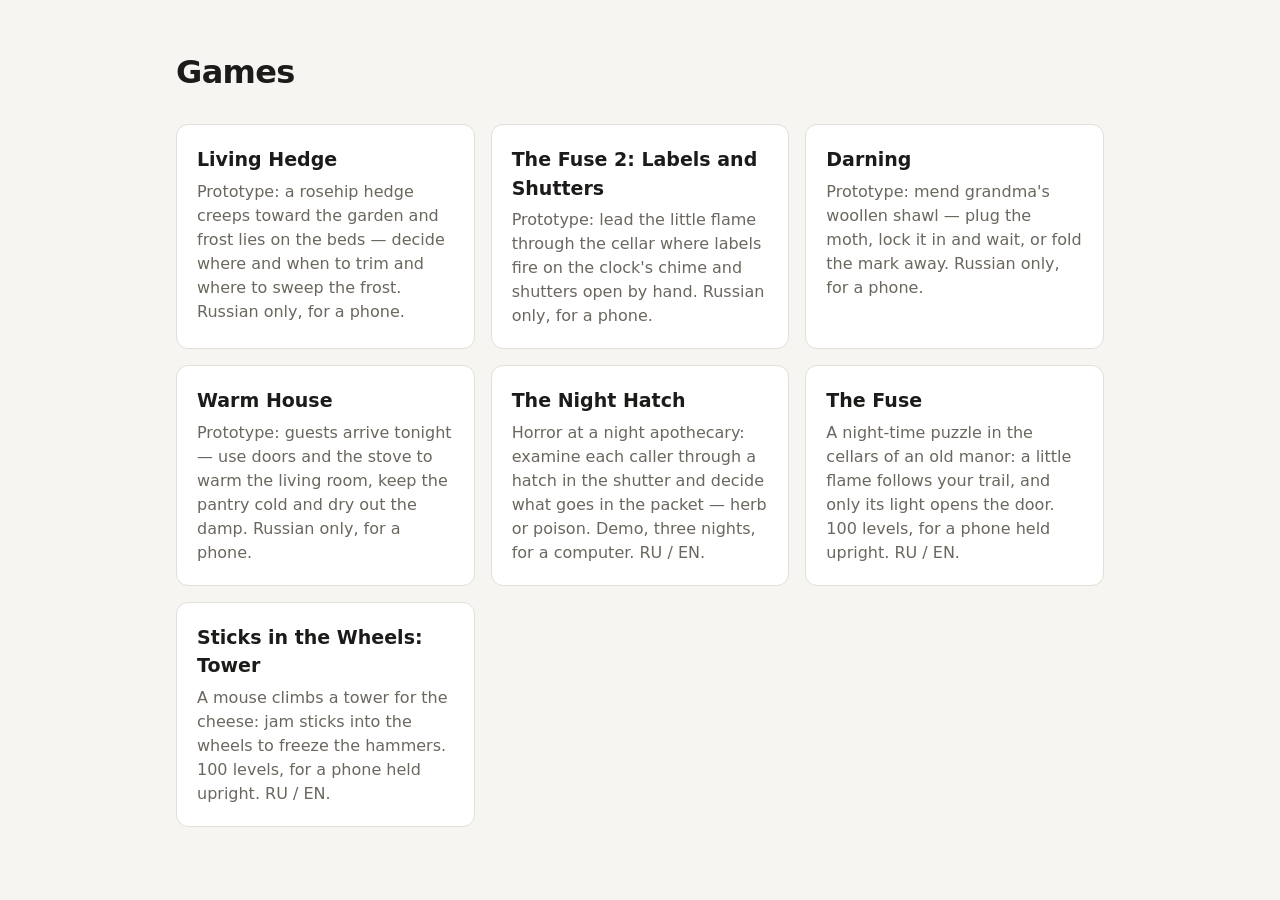
<file: index.html>
<!doctype html>
<html lang="en">
<head>
  <meta charset="utf-8">
  <meta name="viewport" content="width=device-width, initial-scale=1">
  <title>Games</title>
  <style>
    :root { --bg: #f6f5f1; --ink: #1c1b19; --mute: #6b675f; --card: #ffffff; --line: #e2dfd6; --accent: #b4441f; }
    @media (prefers-color-scheme: dark) {
      :root { --bg: #141412; --ink: #ecebe6; --mute: #9a968c; --card: #1e1d1a; --line: #33312c; --accent: #f08a5d; }
    }
    * { box-sizing: border-box; }
    body { margin: 0; background: var(--bg); color: var(--ink); font: 16px/1.5 system-ui, -apple-system, "Segoe UI", sans-serif; }
    main { max-width: 960px; margin: 0 auto; padding: 48px 16px 64px; }
    h1 { margin: 0 0 28px; font-size: 32px; letter-spacing: -0.02em; }
    .grid { display: grid; grid-template-columns: repeat(auto-fill, minmax(260px, 1fr)); gap: 16px; }
    .card { display: block; padding: 20px; background: var(--card); border: 1px solid var(--line); border-radius: 12px;
            color: inherit; text-decoration: none; transition: border-color .15s, transform .15s; }
    .card:hover, .card:focus-visible { border-color: var(--accent); transform: translateY(-2px); outline: none; }
    .card h2 { margin: 0 0 6px; font-size: 19px; }
    .card p { margin: 0; color: var(--mute); }
  </style>
</head>
<body>
  <main>
    <h1>Games</h1>
    <div class="grid">
      <!-- One card per game, newest first. Copy this block, fill it in, keep it above the end marker:
      <a class="card" href="my-game/">
        <h2>My Game</h2>
        <p>One line about the game.</p>
      </a>
      -->
      <a class="card" href="hedge/">
        <h2>Living Hedge</h2>
        <p>Prototype: a rosehip hedge creeps toward the garden and frost lies on the beds — decide where and when to trim and where to sweep the frost. Russian only, for a phone.</p>
      </a>
      <a class="card" href="fuse-two/">
        <h2>The Fuse 2: Labels and Shutters</h2>
        <p>Prototype: lead the little flame through the cellar where labels fire on the clock's chime and shutters open by hand. Russian only, for a phone.</p>
      </a>
      <a class="card" href="darning/">
        <h2>Darning</h2>
        <p>Prototype: mend grandma's woollen shawl — plug the moth, lock it in and wait, or fold the mark away. Russian only, for a phone.</p>
      </a>
      <a class="card" href="warm-house/">
        <h2>Warm House</h2>
        <p>Prototype: guests arrive tonight — use doors and the stove to warm the living room, keep the pantry cold and dry out the damp. Russian only, for a phone.</p>
      </a>
      <a class="card" href="dark-clinic/">
        <h2>The Night Hatch</h2>
        <p>Horror at a night apothecary: examine each caller through a hatch in the shutter and decide what goes in the packet — herb or poison. Demo, three nights, for a computer. RU / EN.</p>
      </a>
      <a class="card" href="fuse/">
        <h2>The Fuse</h2>
        <p>A night-time puzzle in the cellars of an old manor: a little flame follows your trail, and only its light opens the door. 100 levels, for a phone held upright. RU / EN.</p>
      </a>
      <a class="card" href="sticks-tower/">
        <h2>Sticks in the Wheels: Tower</h2>
        <p>A mouse climbs a tower for the cheese: jam sticks into the wheels to freeze the hammers. 100 levels, for a phone held upright. RU / EN.</p>
      </a>
      <!-- games:end -->
    </div>
  </main>
</body>
</html>
</file>
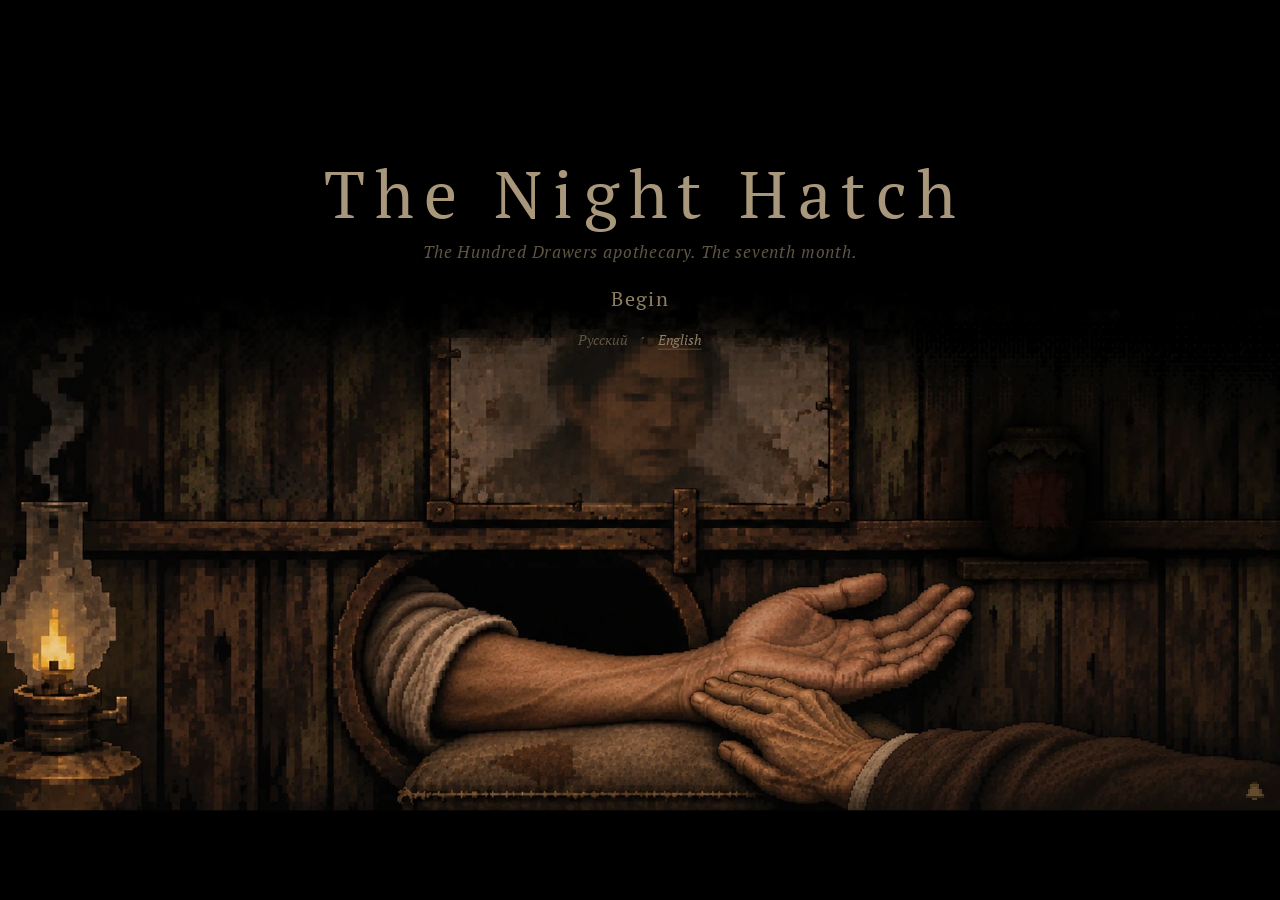
<file: dark-clinic/index.html>
<!doctype html>
<html lang="ru">
<head>
  <meta charset="utf-8">
  <meta name="viewport" content="width=device-width, initial-scale=1">
  <title>The Night Hatch</title>
  <link rel="icon" href="data:,">
  <link rel="preload" href="assets/fonts/PT_Serif-Web-Regular.ttf" as="font" type="font/ttf" crossorigin>
  <link rel="preload" href="assets/fonts/Caveat-Variable.ttf" as="font" type="font/ttf" crossorigin>
  <link rel="stylesheet" href="style.css">
</head>
<body>
  <div id="frame">
    <div id="stage" aria-live="polite">
      <canvas id="layer-bg" width="1672" height="941"></canvas>
      <canvas id="layer-sprites" width="1672" height="941"></canvas>
      <canvas id="layer-light" width="1672" height="941"></canvas>
      <div id="layer-ui"></div>
      <div id="layer-text"></div>
      <div id="layer-fade"></div>
    </div>
  </div>
  <div id="too-small" hidden></div>
  <script type="module" src="src/main.js"></script>
</body>
</html>
</file>
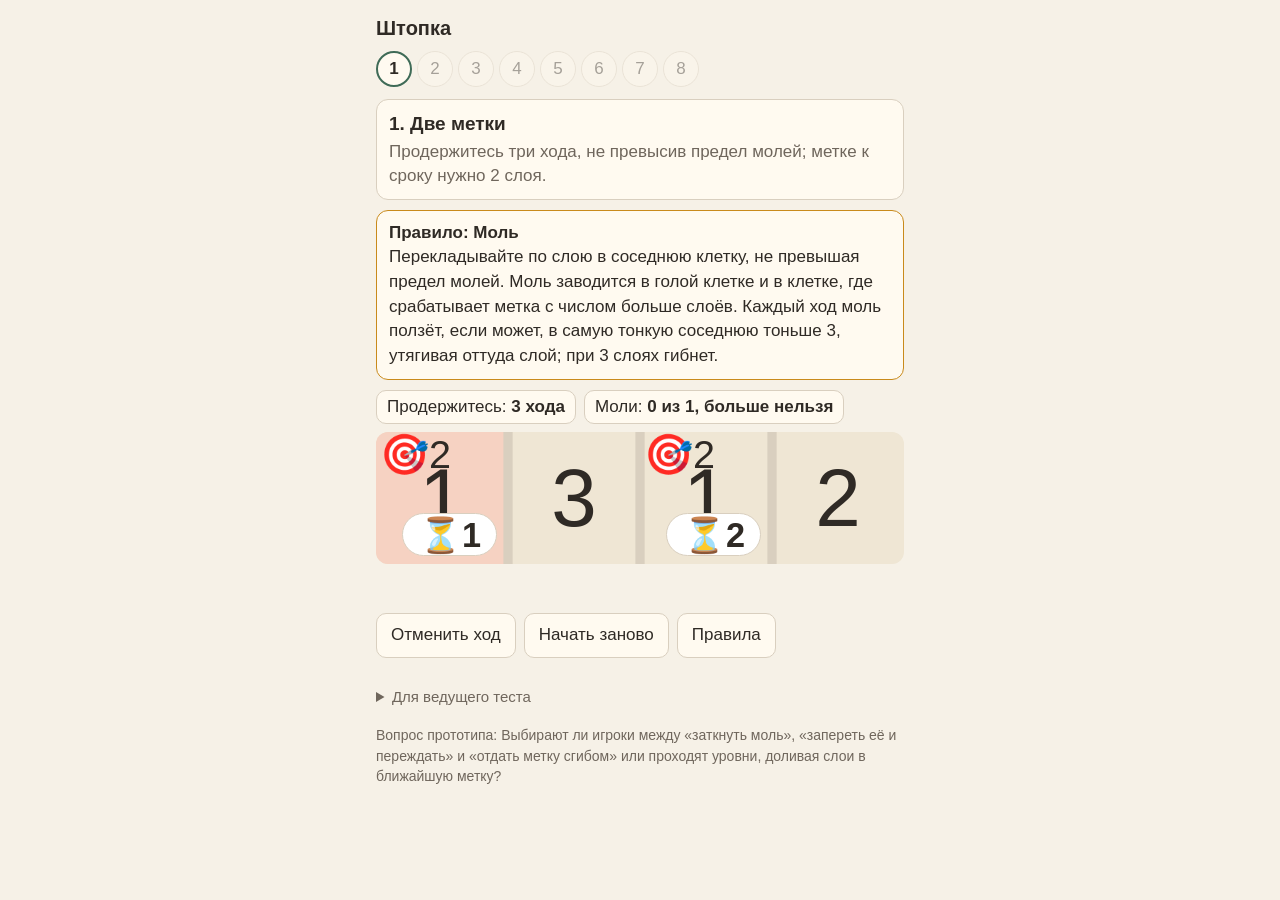
<file: darning/index.html>
<!doctype html>
<html lang="ru">
<!--
  ОБОЛОЧКА ПРОТОТИПА (pipeline-game, этап 4). Об игре страница ничего не знает: всё берёт из rules.js и levels.js,
  которые лежат рядом. Править этот файл под игру не нужно; если игре не хватает оболочки — это повод упростить
  игру, а не дописывать страницу. Что умеет: рисует view(), ловит касания, показывает правило при первом
  появлении механики, отмена хода и «заново», журнал плейтеста, хук window.GAME для проверки в браузере.
  Адрес: ?level=3 — открыть уровень, ?all=1 — открыть все уровни, ?off=id1,id2 — выключить механики на всех уровнях.
-->
<head>
<meta charset="utf-8">
<meta name="viewport" content="width=device-width, initial-scale=1, viewport-fit=cover">
<title>Прототип</title>
<link rel="icon" href="data:,">
<style>
  :root { --bg: #f6f1e7; --ink: #2f2a25; --soft: #6f665c; --card: #fffaf0; --line: #d9cfbf; --cell: #efe6d4;
          --wall: #7c8f6a; --go: #fff3c4; --ring: #c98a1b; --warn: #f6d2c2; --good: #d9ecd2; --accent: #3f6b57; }
  * { box-sizing: border-box; }
  body { margin: 0; background: var(--bg); color: var(--ink); font: 17px/1.45 -apple-system, "Segoe UI", Roboto, sans-serif; }
  main { max-width: 560px; margin: 0 auto; padding: 14px 16px 40px; }
  h1 { font-size: 20px; margin: 0 0 8px; }
  h2 { font-size: 19px; margin: 0 0 2px; }
  p { margin: 0; }
  button { font: inherit; color: inherit; cursor: pointer; }
  #levels { display: flex; gap: 5px; margin-bottom: 10px; overflow-x: auto; padding-bottom: 2px; }
  #levels button { flex: 0 0 36px; height: 36px; padding: 0; border-radius: 18px; border: 1px solid var(--line); background: var(--card); }
  #levels button.cur { border: 2px solid var(--accent); font-weight: 700; }
  #levels button.won { background: var(--good); }
  #levels button:disabled { opacity: .4; cursor: default; }
  #card, #newrule, #rulesbox, #end { background: var(--card); border: 1px solid var(--line); border-radius: 12px; padding: 10px 12px; margin-bottom: 10px; }
  #hint { color: var(--soft); }
  #newrule { border-color: var(--ring); }
  #newrule b, #rulesbox b { display: block; }
  #rulesbox p + p { margin-top: 8px; }
  #hud { display: flex; flex-wrap: wrap; gap: 8px; margin-bottom: 8px; }
  #hud span { background: var(--card); border: 1px solid var(--line); border-radius: 10px; padding: 4px 10px; }
  #hud span.t-warn { background: var(--warn); }
  #hud span.t-good { background: var(--good); }
  #board { position: relative; width: 100%; margin: 0 auto; background: var(--cell); border-radius: 12px; overflow: hidden; user-select: none; -webkit-user-select: none; }
  #board svg { position: absolute; inset: 0; width: 100%; height: 100%; pointer-events: none; z-index: 1; }   /* линии — поверх цветных клеток */
  #board line { stroke: var(--soft); stroke-width: .07; stroke-linecap: round; }
  #board line.t-warn { stroke: #c0563a; } #board line.t-good { stroke: var(--accent); } #board line.t-dim { stroke: var(--line); }
  .it { position: absolute; display: flex; align-items: center; justify-content: center; margin: 0; padding: 0; border: 0;
        background: none; font-size: 1em; line-height: 1; pointer-events: none; }
  .it.tap { pointer-events: auto; cursor: pointer; }
  .it .g { font-size: .62em; }
  .it .lb { position: absolute; right: 8%; bottom: 6%; font-size: .26em; font-weight: 700; background: #fff; border-radius: 1em; padding: .1em .45em; border: 1px solid var(--line); }
  .it.corner .g { position: absolute; left: 5%; top: 5%; font-size: .3em; }
  .it.t-wall { background: var(--wall); }
  .it.t-go { background: var(--go); box-shadow: inset 0 0 0 2px var(--ring); }
  .it.t-warn { background: var(--warn); }
  .it.t-good { background: var(--good); }
  .it.t-dim { opacity: .45; }
  .it.sel { box-shadow: inset 0 0 0 4px var(--accent); }
  .it.tap:active { filter: brightness(.93); }
  #events { min-height: 1.45em; margin: 8px 2px; color: var(--accent); }
  #moves, #controls { display: flex; flex-wrap: wrap; gap: 8px; margin-top: 8px; }
  #moves button, #controls button, #end button, #host button { border: 1px solid var(--line); background: var(--card); border-radius: 10px; padding: 9px 14px; }
  #end { margin-top: 10px; }
  #end.win { background: var(--good); } #end.lose { background: var(--warn); }
  #end button { margin: 8px 8px 0 0; }
  #end button.main { background: var(--accent); color: #fff; border-color: var(--accent); }
  #host { margin-top: 28px; color: var(--soft); font-size: 15px; }
  #host > div { margin-top: 8px; display: flex; flex-wrap: wrap; gap: 8px; align-items: center; }
  #host input { font: inherit; padding: 7px 9px; border: 1px solid var(--line); border-radius: 8px; width: 13em; }
  #host textarea { width: 100%; height: 7em; font: 12px/1.3 ui-monospace, monospace; }
  #question { margin-top: 18px; color: var(--soft); font-size: 14px; }
  [hidden] { display: none !important; }
</style>
</head>
<body>
<main>
  <h1 id="name"></h1>
  <nav id="levels" aria-label="Уровни"></nav>
  <section id="card"><h2 id="title"></h2><p id="hint"></p></section>
  <section id="newrule" hidden></section>
  <div id="hud"></div>
  <div id="board"></div>
  <div id="moves"></div>
  <p id="events" aria-live="polite"></p>
  <section id="end" hidden></section>
  <div id="controls">
    <button id="undo">Отменить ход</button>
    <button id="restart">Начать заново</button>
    <button id="rules">Правила</button>
  </div>
  <section id="rulesbox" hidden></section>
  <details id="host">
    <summary>Для ведущего теста</summary>
    <div><label>Тестер: <input id="tester" placeholder="номер: Т1, Т2…" autocomplete="off"></label></div>
    <div><button id="copy">Скопировать журнал</button><button id="unlock">Открыть все уровни</button><button id="wipe">Стереть журнал</button><span id="hostmsg"></span></div>
    <textarea id="dump" hidden readonly></textarea>
  </details>
  <p id="question"></p>
</main>
<script src="levels.js"></script>
<script src="rules.js"></script>
<script>
(function () {
  'use strict';
  const R = window.RULES, LV = R.levels, OTHERS = R.MECHANICS.slice(1).map(m => m.id);
  const $ = id => document.getElementById(id), esc = s => String(s).replace(/[&<>"]/g, c => ({ '&': '&amp;', '<': '&lt;', '>': '&gt;', '"': '&quot;' }[c]));
  const q = new URLSearchParams(location.search), FORCED = (q.get('off') || '').split(',').filter(Boolean);
  const nameOf = m => String(R.moveName(m)), mech = id => R.MECHANICS.find(m => m.id === id);
  const KEY = 'pipeline-game:' + R.NAME;
  const store = { get() { try { return JSON.parse(localStorage.getItem(KEY)); } catch (e) { return null; } },
                  set(v) { try { localStorage.setItem(KEY, JSON.stringify(v)); } catch (e) { /* журнал останется в памяти страницы */ } } };
  const blank = () => ({ game: R.NAME, started: new Date().toISOString(), tester: '', off: FORCED, levels: {}, trace: [] });
  let J = store.get() || blank();
  let li = 0, S = null, hist = [], sel = null, stamp = Date.now(), openAll = q.has('all'), wipeArmed = false;

  // --- журнал плейтеста: по каждому уровню время до первой победы, ходы, отмены, рестарты, провалы, подсказки
  const rec = () => (J.levels[LV[li].id] = J.levels[LV[li].id] || { opened: 0, won: false, ms_to_first_win: 0, moves_to_first_win: 0, moves: 0, undos: 0, restarts: 0, fails: 0, rules_opened: 0, best_moves: null });
  function note(kind, detail) {
    const now = Date.now(), r = rec();
    if (!r.won) r.ms_to_first_win += now - stamp;                        // время уровня идёт, пока он открыт и ещё не пройден
    stamp = now;
    if (J.trace.length < 3000) J.trace.push([Math.round((now - Date.parse(J.started)) / 1000), LV[li].id, kind].concat(detail === undefined ? [] : [detail]));
    store.set(J);
  }

  // --- уровень: на нём включены ядро и механики из uses; ?off выключает ещё
  const offOf = lv => OTHERS.filter(m => !lv.uses.includes(m) || FORCED.includes(m));
  const firstUse = i => LV[i].uses.filter(m => !LV.slice(0, i).some(l => l.uses.includes(m)));
  const unlocked = i => openAll || i === 0 || LV.slice(0, i).every(l => (J.levels[l.id] || {}).won);
  function open(i) {
    if (i < 0 || i >= LV.length) return false;
    if (S) note('leave');
    li = i; S = R.init(LV[li], offOf(LV[li])); hist = []; sel = null; stamp = Date.now();
    rec().opened += 1; note('open'); $('rulesbox').hidden = true; draw(); return true;
  }
  function act(move, direct) {                                           // direct — ход из view; иначе ход ищется по имени
    if (R.over(S)) return false;
    const m = !direct && typeof move === 'string' ? R.legal(S).find(x => nameOf(x) === move) : move;
    if (m === undefined) return false;
    hist.push(S); S = R.apply(S, m); sel = null;
    const r = rec(); r.moves += 1; if (!r.won) r.moves_to_first_win += 1;
    note('move', nameOf(m));
    if (R.won(S)) { note('win', hist.length); r.won = true; r.best_moves = r.best_moves === null ? hist.length : Math.min(r.best_moves, hist.length); store.set(J); }
    else if (R.over(S)) { r.fails += 1; note('fail'); }
    draw(); return true;
  }
  function undo() { if (!hist.length || R.won(S)) return false; S = hist.pop(); sel = null; rec().undos += 1; note('undo'); draw(); return true; }
  function restart() { S = R.init(LV[li], offOf(LV[li])); hist = []; sel = null; rec().restarts += 1; note('restart'); draw(); return true; }
  function tap(it) {
    if (it.move !== undefined) return act(it.move, true);
    if (it.select !== undefined) { sel = sel === it.select ? null : it.select; draw(); return true; }
    return false;
  }

  // --- картинка
  function draw() {
    const lv = LV[li], v = R.view(S, sel), ended = R.over(S), won = R.won(S), board = $('board');
    $('levels').innerHTML = LV.map((l, i) => `<button data-i="${i}" class="${i === li ? 'cur ' : ''}${(J.levels[l.id] || {}).won ? 'won' : ''}" ${unlocked(i) ? '' : 'disabled'} aria-label="Уровень ${i + 1}">${i + 1}</button>`).join('');
    const cur = $('levels').children[li];                                // длинная полоса уровней: текущий — в середину
    $('levels').scrollLeft = cur.offsetLeft - $('levels').offsetLeft - ($('levels').clientWidth - cur.offsetWidth) / 2;
    $('title').textContent = `${li + 1}. ${lv.title}`; $('hint').textContent = lv.hint;
    const fresh = (li === 0 ? [R.MECHANICS[0].id] : []).concat(firstUse(li)).filter(m => !FORCED.includes(m));
    $('newrule').hidden = !fresh.length;
    $('newrule').innerHTML = fresh.map(m => `<b>${li === 0 && m === R.MECHANICS[0].id ? 'Правило' : 'Новое правило'}: ${esc(mech(m).name)}</b>${esc(mech(m).rule)}`).join('<br>');
    $('hud').innerHTML = (v.hud || []).map(h => `<span class="${h.tone ? 't-' + esc(h.tone) : ''}">${esc(h.label)}: <b>${esc(h.value)}</b></span>`).join('');
    board.style.aspectRatio = `${v.w} / ${v.h}`;
    board.style.maxWidth = Math.round(window.innerHeight * 0.55 * v.w / v.h) + 'px';     // высокое поле не выше половины экрана
    board.style.fontSize = (board.clientWidth / v.w) + 'px';
    board.innerHTML = (v.lines || []).length ? `<svg viewBox="0 0 ${v.w} ${v.h}" preserveAspectRatio="none">` +
      v.lines.map(l => `<line x1="${l.x1 + .5}" y1="${l.y1 + .5}" x2="${l.x2 + .5}" y2="${l.y2 + .5}" class="${l.tone ? 't-' + esc(l.tone) : ''}"${l.dash ? ' stroke-dasharray=".15 .15"' : ''}/>`).join('') + '</svg>' : '';
    for (const it of v.items) {
      const can = !ended && (it.move !== undefined || it.select !== undefined), el = document.createElement(can ? 'button' : 'div');
      el.className = 'it' + (it.tone ? ' t-' + it.tone : '') + (can ? ' tap' : '') + (it.corner ? ' corner' : '') + (it.select !== undefined && it.select === sel ? ' sel' : '');
      el.style.cssText = `left:${it.x / v.w * 100}%;top:${it.y / v.h * 100}%;width:${(it.w || 1) / v.w * 100}%;height:${(it.h || 1) / v.h * 100}%`;
      el.innerHTML = `<span class="g">${esc(it.glyph === undefined ? '' : it.glyph)}</span>` + (it.label === undefined ? '' : `<span class="lb">${esc(it.label)}</span>`);
      if (can) { el.setAttribute('aria-label', it.move !== undefined ? nameOf(it.move) : 'выбрать'); el.addEventListener('click', () => tap(it));
        if (it.move !== undefined) el.dataset.move = nameOf(it.move); else el.dataset.select = String(it.select); }
      board.appendChild(el);
    }
    $('moves').innerHTML = '';                                           // ходы вне поля (например, «ждать»)
    for (const b of (ended ? [] : v.buttons || [])) { const el = document.createElement('button'); el.textContent = b.label; el.dataset.move = nameOf(b.move); el.addEventListener('click', () => act(b.move, true)); $('moves').appendChild(el); }
    $('events').textContent = (S.events || []).join(' ');
    const end = $('end'); end.hidden = !ended; end.className = won ? 'win' : 'lose';
    if (won) end.innerHTML = `<b>Уровень пройден за ${hist.length} ${hist.length % 10 === 1 && hist.length % 100 !== 11 ? 'ход' : 'ходов'}.</b><br>` +
      (li + 1 < LV.length ? '<button class="main" data-do="next">Дальше</button>' : 'Это был последний уровень. Спасибо, что сыграли!<br>') + '<button data-do="restart">Сыграть уровень ещё раз</button>';
    else if (ended) end.innerHTML = `<b>${esc(R.why(S))}</b><br><button class="main" data-do="undo">Отменить ход</button><button data-do="restart">Начать заново</button>`;
    $('undo').disabled = !hist.length || won;
  }

  // --- кнопки и клавиши
  $('levels').addEventListener('click', e => { const b = e.target.closest('button'); if (b && !b.disabled) open(+b.dataset.i); });
  $('end').addEventListener('click', e => { const d = (e.target.closest('button') || {}).dataset; if (!d) return;
    if (d.do === 'next') open(li + 1); if (d.do === 'undo') undo(); if (d.do === 'restart') restart(); });
  $('undo').addEventListener('click', undo); $('restart').addEventListener('click', restart);
  $('rules').addEventListener('click', () => { const box = $('rulesbox'); box.hidden = !box.hidden;
    if (!box.hidden) { rec().rules_opened += 1; note('rules');
      box.innerHTML = [R.MECHANICS[0].id].concat(LV[li].uses).filter(m => !FORCED.includes(m)).map(m => `<p><b>${esc(mech(m).name)}</b>${esc(mech(m).rule)}</p>`).join(''); } });
  $('tester').value = J.tester; $('tester').addEventListener('input', e => { J.tester = e.target.value; store.set(J); });
  $('copy').addEventListener('click', () => { note('copy'); const text = JSON.stringify(J), dump = $('dump'); dump.value = text; dump.hidden = false; dump.select();
    const done = ok => { $('hostmsg').textContent = ok ? 'Журнал скопирован.' : 'Скопируйте журнал из поля ниже.'; };
    if (navigator.clipboard && navigator.clipboard.writeText) navigator.clipboard.writeText(text).then(() => done(true), () => done(false)); else done(false); });
  $('unlock').addEventListener('click', () => { openAll = true; draw(); });
  $('wipe').addEventListener('click', () => { if (!wipeArmed) { wipeArmed = true; $('hostmsg').textContent = 'Нажмите ещё раз — журнал и пройденные уровни сотрутся.'; return; }
    wipeArmed = false; J = blank(); store.set(J); $('tester').value = ''; $('dump').hidden = true; $('hostmsg').textContent = 'Журнал стёрт.'; S = null; open(0); });
  const KEYS = { ArrowUp: 'вверх', ArrowDown: 'вниз', ArrowLeft: 'влево', ArrowRight: 'вправо' };
  document.addEventListener('keydown', e => { if (e.target.tagName === 'INPUT' || e.metaKey || e.ctrlKey) return;
    if (KEYS[e.key] && act(KEYS[e.key])) e.preventDefault(); else if (e.key === 'z' || e.key === 'я') undo(); else if (e.key === 'r' || e.key === 'к') restart(); });
  window.addEventListener('resize', draw);

  // --- хук для проверки в браузере (этап 4): боты играют через ту же страницу, что и человек
  window.GAME = {
    rules: R, level: () => li, state: () => S, view: () => R.view(S, sel), names: () => R.legal(S).map(nameOf), journal: () => J,
    open, act, undo, restart,
    tap(x, y) { const v = R.view(S, sel), it = v.items.filter(i => i.x === x && i.y === y && (i.move !== undefined || i.select !== undefined)).pop(); return it ? tap(it) : false; },
    play(i, names) { openAll = true; open(i); for (const n of names) if (!act(n)) break; return { won: R.won(S), over: R.over(S), moves: hist.length }; },
  };

  document.title = `${R.NAME} — ${R.QUESTION}`;
  $('name').textContent = R.NAME;
  $('question').textContent = 'Вопрос прототипа: ' + R.QUESTION + (FORCED.length ? ' · Выключено: ' + FORCED.map(m => (mech(m) || { name: m }).name).join(', ') : '');
  const want = +q.get('level') - 1;
  open(want >= 0 && want < LV.length && unlocked(want) ? want : Math.max(0, LV.findIndex((l, i) => unlocked(i) && !(J.levels[l.id] || {}).won)));
})();
</script>
</body>
</html>
</file>
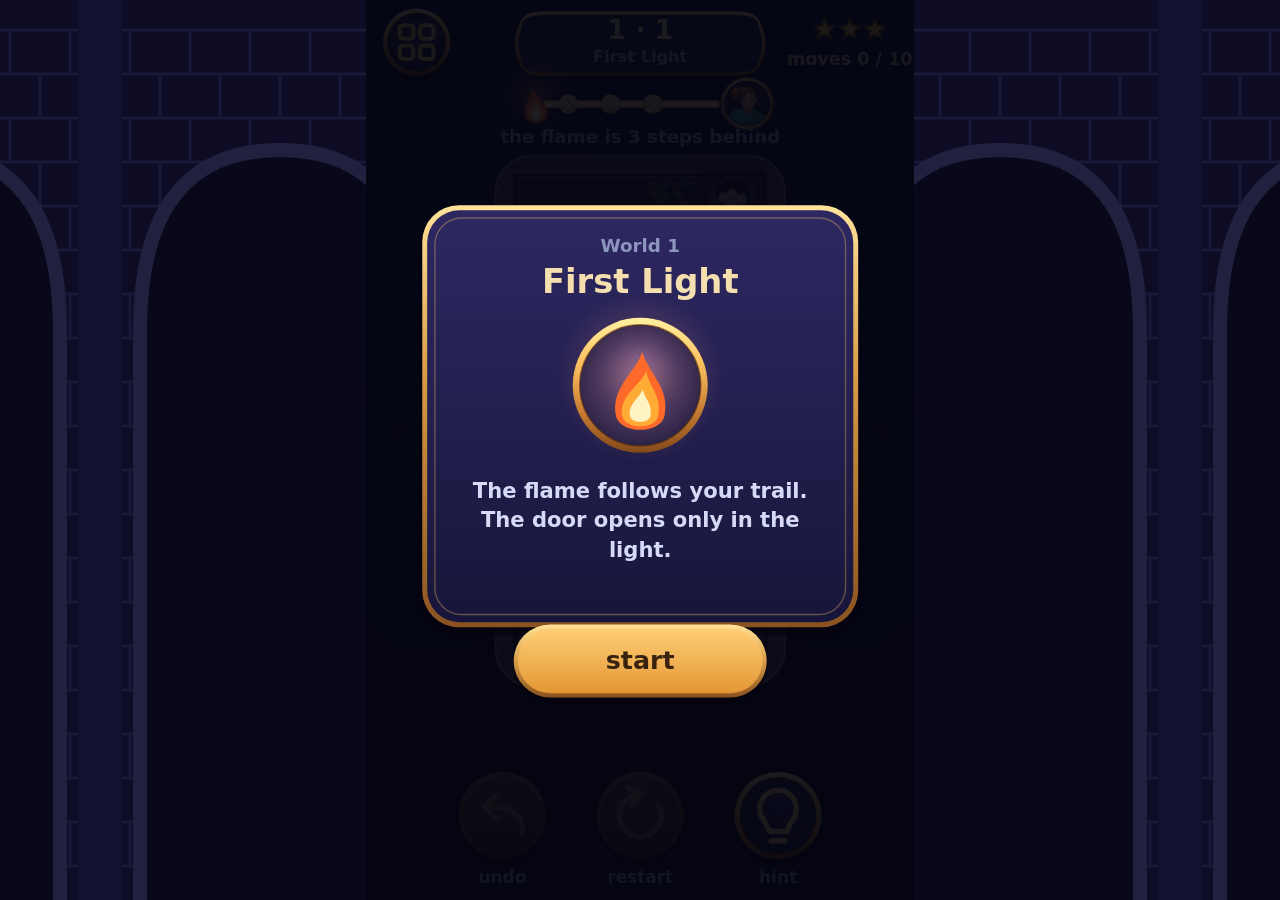
<file: fuse/index.html>
<!doctype html>
<html lang="ru">
<head>
<meta charset="utf-8">
<meta name="viewport" content="width=device-width,initial-scale=1,maximum-scale=1,user-scalable=no,viewport-fit=cover">
<meta name="theme-color" content="#060812">
<link rel="icon" href="data:image/svg+xml,%3Csvg xmlns='http://www.w3.org/2000/svg' viewBox='0 0 64 64'%3E%3Crect width='64' height='64' rx='14' fill='%23101430'/%3E%3Cpath d='M32 8c6 10 14 16 14 28a14 14 0 0 1-28 0c0-6 3-10 6-14 1 5 3 7 5 8 0-8 1-14 3-22z' fill='%23ff8a2a'/%3E%3Cpath d='M32 30c3 5 6 8 6 13a6 6 0 0 1-12 0c0-5 3-8 6-13z' fill='%23fff3c4'/%3E%3C/svg%3E">
<title>Фитиль — The Fuse</title>
<style>
html,body{margin:0;height:100%;background:#0b0b22 url("data:image/svg+xml,%3Csvg%20xmlns%3D%27http%3A//www.w3.org/2000/svg%27%20width%3D%27360%27%20height%3D%27900%27%20viewBox%3D%270%200%20360%20900%27%3E%3Crect%20width%3D%27360%27%20height%3D%27900%27%20fill%3D%27%230d0c24%27/%3E%3Cg%20fill%3D%27none%27%20stroke%3D%27%23191838%27%20stroke-width%3D%273%27%3E%3Cpath%20d%3D%27M0%2030H360%27/%3E%3Cpath%20d%3D%27M0%2074H360%27/%3E%3Cpath%20d%3D%27M0%20118H360%27/%3E%3Cpath%20d%3D%27M0%20162H360%27/%3E%3Cpath%20d%3D%27M0%20206H360%27/%3E%3Cpath%20d%3D%27M0%20250H360%27/%3E%3Cpath%20d%3D%27M0%20294H360%27/%3E%3Cpath%20d%3D%27M0%20338H360%27/%3E%3Cpath%20d%3D%27M0%20382H360%27/%3E%3Cpath%20d%3D%27M0%20426H360%27/%3E%3Cpath%20d%3D%27M0%20470H360%27/%3E%3Cpath%20d%3D%27M0%20514H360%27/%3E%3Cpath%20d%3D%27M0%20558H360%27/%3E%3Cpath%20d%3D%27M0%20602H360%27/%3E%3Cpath%20d%3D%27M0%20646H360%27/%3E%3Cpath%20d%3D%27M0%20690H360%27/%3E%3Cpath%20d%3D%27M0%20734H360%27/%3E%3Cpath%20d%3D%27M0%20778H360%27/%3E%3Cpath%20d%3D%27M0%20822H360%27/%3E%3Cpath%20d%3D%27M0%20866H360%27/%3E%3Cpath%20d%3D%27M30%2030v44%27/%3E%3Cpath%20d%3D%27M90%2030v44%27/%3E%3Cpath%20d%3D%27M150%2030v44%27/%3E%3Cpath%20d%3D%27M210%2030v44%27/%3E%3Cpath%20d%3D%27M270%2030v44%27/%3E%3Cpath%20d%3D%27M330%2030v44%27/%3E%3Cpath%20d%3D%27M0%2074v44%27/%3E%3Cpath%20d%3D%27M60%2074v44%27/%3E%3Cpath%20d%3D%27M120%2074v44%27/%3E%3Cpath%20d%3D%27M180%2074v44%27/%3E%3Cpath%20d%3D%27M240%2074v44%27/%3E%3Cpath%20d%3D%27M300%2074v44%27/%3E%3Cpath%20d%3D%27M30%20118v44%27/%3E%3Cpath%20d%3D%27M90%20118v44%27/%3E%3Cpath%20d%3D%27M150%20118v44%27/%3E%3Cpath%20d%3D%27M210%20118v44%27/%3E%3Cpath%20d%3D%27M270%20118v44%27/%3E%3Cpath%20d%3D%27M330%20118v44%27/%3E%3Cpath%20d%3D%27M0%20162v44%27/%3E%3Cpath%20d%3D%27M60%20162v44%27/%3E%3Cpath%20d%3D%27M120%20162v44%27/%3E%3Cpath%20d%3D%27M180%20162v44%27/%3E%3Cpath%20d%3D%27M240%20162v44%27/%3E%3Cpath%20d%3D%27M300%20162v44%27/%3E%3Cpath%20d%3D%27M30%20206v44%27/%3E%3Cpath%20d%3D%27M90%20206v44%27/%3E%3Cpath%20d%3D%27M150%20206v44%27/%3E%3Cpath%20d%3D%27M210%20206v44%27/%3E%3Cpath%20d%3D%27M270%20206v44%27/%3E%3Cpath%20d%3D%27M330%20206v44%27/%3E%3Cpath%20d%3D%27M0%20250v44%27/%3E%3Cpath%20d%3D%27M60%20250v44%27/%3E%3Cpath%20d%3D%27M120%20250v44%27/%3E%3Cpath%20d%3D%27M180%20250v44%27/%3E%3Cpath%20d%3D%27M240%20250v44%27/%3E%3Cpath%20d%3D%27M300%20250v44%27/%3E%3Cpath%20d%3D%27M30%20294v44%27/%3E%3Cpath%20d%3D%27M90%20294v44%27/%3E%3Cpath%20d%3D%27M150%20294v44%27/%3E%3Cpath%20d%3D%27M210%20294v44%27/%3E%3Cpath%20d%3D%27M270%20294v44%27/%3E%3Cpath%20d%3D%27M330%20294v44%27/%3E%3Cpath%20d%3D%27M0%20338v44%27/%3E%3Cpath%20d%3D%27M60%20338v44%27/%3E%3Cpath%20d%3D%27M120%20338v44%27/%3E%3Cpath%20d%3D%27M180%20338v44%27/%3E%3Cpath%20d%3D%27M240%20338v44%27/%3E%3Cpath%20d%3D%27M300%20338v44%27/%3E%3Cpath%20d%3D%27M30%20382v44%27/%3E%3Cpath%20d%3D%27M90%20382v44%27/%3E%3Cpath%20d%3D%27M150%20382v44%27/%3E%3Cpath%20d%3D%27M210%20382v44%27/%3E%3Cpath%20d%3D%27M270%20382v44%27/%3E%3Cpath%20d%3D%27M330%20382v44%27/%3E%3Cpath%20d%3D%27M0%20426v44%27/%3E%3Cpath%20d%3D%27M60%20426v44%27/%3E%3Cpath%20d%3D%27M120%20426v44%27/%3E%3Cpath%20d%3D%27M180%20426v44%27/%3E%3Cpath%20d%3D%27M240%20426v44%27/%3E%3Cpath%20d%3D%27M300%20426v44%27/%3E%3Cpath%20d%3D%27M30%20470v44%27/%3E%3Cpath%20d%3D%27M90%20470v44%27/%3E%3Cpath%20d%3D%27M150%20470v44%27/%3E%3Cpath%20d%3D%27M210%20470v44%27/%3E%3Cpath%20d%3D%27M270%20470v44%27/%3E%3Cpath%20d%3D%27M330%20470v44%27/%3E%3Cpath%20d%3D%27M0%20514v44%27/%3E%3Cpath%20d%3D%27M60%20514v44%27/%3E%3Cpath%20d%3D%27M120%20514v44%27/%3E%3Cpath%20d%3D%27M180%20514v44%27/%3E%3Cpath%20d%3D%27M240%20514v44%27/%3E%3Cpath%20d%3D%27M300%20514v44%27/%3E%3Cpath%20d%3D%27M30%20558v44%27/%3E%3Cpath%20d%3D%27M90%20558v44%27/%3E%3Cpath%20d%3D%27M150%20558v44%27/%3E%3Cpath%20d%3D%27M210%20558v44%27/%3E%3Cpath%20d%3D%27M270%20558v44%27/%3E%3Cpath%20d%3D%27M330%20558v44%27/%3E%3Cpath%20d%3D%27M0%20602v44%27/%3E%3Cpath%20d%3D%27M60%20602v44%27/%3E%3Cpath%20d%3D%27M120%20602v44%27/%3E%3Cpath%20d%3D%27M180%20602v44%27/%3E%3Cpath%20d%3D%27M240%20602v44%27/%3E%3Cpath%20d%3D%27M300%20602v44%27/%3E%3Cpath%20d%3D%27M30%20646v44%27/%3E%3Cpath%20d%3D%27M90%20646v44%27/%3E%3Cpath%20d%3D%27M150%20646v44%27/%3E%3Cpath%20d%3D%27M210%20646v44%27/%3E%3Cpath%20d%3D%27M270%20646v44%27/%3E%3Cpath%20d%3D%27M330%20646v44%27/%3E%3Cpath%20d%3D%27M0%20690v44%27/%3E%3Cpath%20d%3D%27M60%20690v44%27/%3E%3Cpath%20d%3D%27M120%20690v44%27/%3E%3Cpath%20d%3D%27M180%20690v44%27/%3E%3Cpath%20d%3D%27M240%20690v44%27/%3E%3Cpath%20d%3D%27M300%20690v44%27/%3E%3Cpath%20d%3D%27M30%20734v44%27/%3E%3Cpath%20d%3D%27M90%20734v44%27/%3E%3Cpath%20d%3D%27M150%20734v44%27/%3E%3Cpath%20d%3D%27M210%20734v44%27/%3E%3Cpath%20d%3D%27M270%20734v44%27/%3E%3Cpath%20d%3D%27M330%20734v44%27/%3E%3Cpath%20d%3D%27M0%20778v44%27/%3E%3Cpath%20d%3D%27M60%20778v44%27/%3E%3Cpath%20d%3D%27M120%20778v44%27/%3E%3Cpath%20d%3D%27M180%20778v44%27/%3E%3Cpath%20d%3D%27M240%20778v44%27/%3E%3Cpath%20d%3D%27M300%20778v44%27/%3E%3Cpath%20d%3D%27M30%20822v44%27/%3E%3Cpath%20d%3D%27M90%20822v44%27/%3E%3Cpath%20d%3D%27M150%20822v44%27/%3E%3Cpath%20d%3D%27M210%20822v44%27/%3E%3Cpath%20d%3D%27M270%20822v44%27/%3E%3Cpath%20d%3D%27M330%20822v44%27/%3E%3Cpath%20d%3D%27M0%20866v44%27/%3E%3Cpath%20d%3D%27M60%20866v44%27/%3E%3Cpath%20d%3D%27M120%20866v44%27/%3E%3Cpath%20d%3D%27M180%20866v44%27/%3E%3Cpath%20d%3D%27M240%20866v44%27/%3E%3Cpath%20d%3D%27M300%20866v44%27/%3E%3C/g%3E%3Cpath%20d%3D%27M40%20900V330Q40%20150%20180%20150Q320%20150%20320%20330V900Z%27%20fill%3D%27%2308081a%27/%3E%3Cpath%20d%3D%27M40%20900V330Q40%20150%20180%20150Q320%20150%20320%20330V900%27%20fill%3D%27none%27%20stroke%3D%27%2322203f%27%20stroke-width%3D%2714%27/%3E%3Crect%20x%3D%270%27%20y%3D%270%27%20width%3D%2722%27%20height%3D%27900%27%20fill%3D%27%23121130%27/%3E%3Crect%20x%3D%27338%27%20y%3D%270%27%20width%3D%2722%27%20height%3D%27900%27%20fill%3D%27%23121130%27/%3E%3C/svg%3E") repeat-x center/auto 100%;overflow:hidden;display:flex;align-items:center;justify-content:center;touch-action:none;-webkit-user-select:none;user-select:none;-webkit-touch-callout:none;-webkit-tap-highlight-color:transparent}
canvas{display:block;touch-action:none;outline:none}
</style>
</head>
<body>
<canvas id="c"></canvas>
<script>
// Собрано из src/ командой `node src/build.js`. Руками править src/, не этот файл.
/* ===== ФИТИЛЬ: логика (без DOM). Мир пошаговый, детерминированный, по клеткам. =====
   Символы карты: # стена, . пол, _ провал, s камень, ~ вода, o масло, w доски, L лампа, K горящая лампа,
   G страж, g страж на масле, 1 и 2 — катушка (+1 и +2 к длине фитиля), D дверь, P старт. */
const FUSE_CORE = (() => {
  const WALL = 0, FLOOR = 1, STONE = 2, DOOR = 3, LAMP = 4, WATER = 5;   // тип клетки (не меняется)
  const PIT = 1, OIL = 2, BURN = 4, WOOD = 8, BURNW = 16;                 // состояние клетки (меняется)
  const FIRE = BURN | BURNW, BLOCK = PIT | BURN | WOOD | BURNW;
  const DIRS = { U: [0, -1], D: [0, 1], L: [-1, 0], R: [1, 0] };

  function compile(lv) {
    const rows = lv.map, H = rows.length, W = Math.max(...rows.map(r => r.length)), n = W * H;
    const type = new Uint8Array(n), init = new Uint8Array(n), lampAt = new Int8Array(n).fill(-1), guardAt = new Int8Array(n).fill(-1), spoolAt = new Int8Array(n).fill(-1);
    const lamps = [], guards = [], spools = [], spoolAdd = []; let start = -1, door = -1, lampLit0 = 0;
    for (let y = 0; y < H; y++) for (let x = 0; x < W; x++) {
      const ch = rows[y][x] || '#', c = y * W + x;
      if (ch === '#') type[c] = WALL;
      else if (ch === 's') type[c] = STONE;
      else if (ch === '~') type[c] = WATER;
      else if (ch === 'D') { type[c] = DOOR; door = c; }
      else if (ch === 'L' || ch === 'K') { type[c] = LAMP; lampAt[c] = lamps.length; if (ch === 'K') lampLit0 |= 1 << lamps.length; lamps.push(c); }
      else { type[c] = FLOOR;
        if (ch === '_') init[c] = PIT;
        if (ch === 'o' || ch === 'g') init[c] = OIL;
        if (ch === 'w') init[c] = WOOD;
        if (ch === 'G' || ch === 'g') { guardAt[c] = guards.length; guards.push(c); }
        if (ch === '1' || ch === '2') { spoolAt[c] = spools.length; spools.push(c); spoolAdd.push(+ch); }
        if (ch === 'P') start = c; }
    }
    const adj = [];
    for (let c = 0; c < n; c++) { const x = c % W, y = (c - x) / W, a = [];
      if (y > 0) a.push(c - W); if (y < H - 1) a.push(c + W); if (x > 0) a.push(c - 1); if (x < W - 1) a.push(c + 1); adj.push(a); }
    const reach = (c, r) => { const seen = new Set([c]); let fr = [c];        // свет: не дальше r шагов, стены не пропускают
      for (let k = 0; k < r; k++) { const nx = []; for (const a of fr) for (const b of adj[a]) if (type[b] !== WALL && !seen.has(b)) { seen.add(b); nx.push(b); } fr = nx; }
      return [...seen]; };
    const light1 = [], light2 = [];
    for (let c = 0; c < n; c++) { light1.push(type[c] === WALL ? [] : reach(c, 1)); light2.push(type[c] === WALL ? [] : reach(c, 2)); }
    return { W, H, n, N: lv.n, type, init, lampAt, guardAt, spoolAt, lamps, guards, spools, spoolAdd, start, door, lampLit0, adj, light1, light2 };
  }

  // длина фитиля сейчас: начальная + подобранные катушки
  function fuseLen(L, spools) { let N = L.N; for (let k = 0; k < L.spools.length; k++) if (spools >> k & 1) N += L.spoolAdd[k]; return N; }

  function computeLight(L, flame, d, lampLit) {
    const lit = new Uint8Array(L.n);
    if (L.type[flame] !== WATER) for (const c of L.light1[flame]) lit[c] = 1;      // в воде огонёк тлеет: не светит и не поджигает
    for (let i = 0; i < L.n; i++) if (d[i] & FIRE) for (const c of L.light1[i]) lit[c] = 1;
    for (let k = 0; k < L.lamps.length; k++) if (lampLit >> k & 1) for (const c of L.light2[L.lamps[k]]) lit[c] = 1;
    return lit;
  }
  // светлое пятно неспящего стража: связный освещённый кусок, в котором он стоит
  function patchOf(L, lit, g) { const s = L.guards[g]; if (!lit[s]) return null; const seen = new Uint8Array(L.n); seen[s] = 1; const st = [s], out = [s];
    while (st.length) { const a = st.pop(); for (const b of L.adj[a]) if (lit[b] && !seen[b]) { seen[b] = 1; st.push(b); out.push(b); } } return out; }
  function seenCells(L, lit, guardAlive) { const m = new Uint8Array(L.n);
    for (let g = 0; g < L.guards.length; g++) if (guardAlive >> g & 1) { const p = patchOf(L, lit, g); if (p) for (const c of p) m[c] = 1; } return m; }

  function init(L) { const d = L.init.slice(), all = (1 << L.guards.length) - 1;
    return { t: 0, tail: [L.start], d, lampLit: L.lampLit0, guardAlive: all, spools: 0, lit: computeLight(L, L.start, d, L.lampLit0), over: false, won: false, reason: null }; }

  // куда можно шагнуть: [{cell, win}]
  function legal(L, S) { if (S.over) return []; const p = S.tail[S.tail.length - 1], out = [];
    for (const a of L.adj[p]) { const ty = L.type[a];
      if (ty === DOOR) { if (S.lit[a]) out.push({ cell: a, win: true }); continue; }
      if (ty === WALL || ty === LAMP) continue;
      const g = L.guardAt[a]; if (g >= 0 && (S.guardAlive >> g & 1)) continue;
      if (S.d[a] & BLOCK) continue;
      if (S.tail.includes(a)) continue;                              // огонёк или шнур
      out.push({ cell: a, win: false }); }
    return out; }

  // мир после хода: шаг 2 (огонёк), 3 (пожар, лампы), 4 (свет). tail уже с новой клеткой игрока, N — длина фитиля после хода
  function world(L, S, tail, N) { const d = S.d.slice(), n = L.n; let lampLit = S.lampLit, guardAlive = S.guardAlive;
    const prevBurn = []; for (let i = 0; i < n; i++) if (d[i] & FIRE) prevBurn.push(i);
    if (tail.length > N + 1) { const left = tail.shift(); if (L.type[left] === FLOOR) d[left] = PIT; }       // пол и масло выгорают; камень и вода целы
    const flame = tail[0], hot = L.type[flame] !== WATER;
    for (const i of prevBurn) d[i] = (d[i] & BURNW) ? 0 : PIT;                                              // 3а: масло выгорает в провал, доски — в проход
    const newBurn = [], ign = i => { if (d[i] === OIL) { d[i] = BURN; newBurn.push(i); const g = L.guardAt[i]; if (g >= 0) guardAlive &= ~(1 << g); } else if (d[i] === WOOD) { d[i] = BURNW; newBurn.push(i); } };
    if (hot) { ign(flame); for (const a of L.adj[flame]) ign(a); } for (const b of prevBurn) for (const a of L.adj[b]) ign(a);   // 3б
    const lightLamp = i => { const k = L.lampAt[i]; if (k >= 0) lampLit |= 1 << k; };
    if (hot) for (const a of L.adj[flame]) lightLamp(a); for (const b of newBurn) for (const a of L.adj[b]) lightLamp(a);        // 3в
    return { d, lampLit, guardAlive, tail, lit: computeLight(L, flame, d, lampLit), newBurn }; }

  function apply(L, S, cell) { const t = S.t + 1, tail = S.tail.concat(cell);
    if (cell === L.door) return { t, tail, d: S.d, lampLit: S.lampLit, guardAlive: S.guardAlive, spools: S.spools, lit: S.lit, over: true, won: true, reason: null };
    const sp = L.spoolAt[cell], spools = sp >= 0 ? S.spools | 1 << sp : S.spools;
    const w = world(L, S, tail, fuseLen(L, spools)), R = { t, tail: w.tail, d: w.d, lampLit: w.lampLit, guardAlive: w.guardAlive, spools, lit: w.lit, over: false, won: false, reason: null };
    if (w.d[cell] & FIRE) { R.over = true; R.reason = 'burned'; }
    else if (seenCells(L, w.lit, w.guardAlive)[cell]) { R.over = true; R.reason = 'seen'; }
    else if (legal(L, R).length === 0) { R.over = true; R.reason = 'stuck'; }
    return R; }

  // что будет после следующего хода: огонёк, что загорится, свет, опасные клетки.
  // От шага игрока это зависит только через катушку: cell — куда он шагнёт (−1: на клетку без катушки)
  function preview(L, S, cell) { const sp = cell >= 0 ? L.spoolAt[cell] : -1, spools = sp >= 0 ? S.spools | 1 << sp : S.spools;
    const w = world(L, S, S.tail.concat(-1), fuseLen(L, spools)), seen = seenCells(L, w.lit, w.guardAlive), burn = new Uint8Array(L.n);
    for (const c of w.newBurn) burn[c] = 1;
    return { flame: w.tail[0], lit: w.lit, seen, burn, lampLit: w.lampLit, guardAlive: w.guardAlive, d: w.d }; }

  const key = S => String.fromCharCode.apply(null, S.d) + '|' + S.lampLit + '|' + S.guardAlive + '|' + S.spools + '|' + S.tail.join(',');
  const dirChar = (L, a, b) => b === a - L.W ? 'U' : b === a + L.W ? 'D' : b === a - 1 ? 'L' : 'R';
  const cellInDir = (L, a, ch) => { const [dx, dy] = DIRS[ch], x = a % L.W + dx, y = (a - a % L.W) / L.W + dy; return (x < 0 || y < 0 || x >= L.W || y >= L.H) ? -1 : y * L.W + x; };

  // решатель: перебор состояний в ширину от состояния S0 → кратчайший план (строка UDLR) или null
  function solveFrom(L, S0, maxStates) { maxStates = maxStates || 5e6; const t0 = Date.now();
    if (S0.over) return { solvable: S0.won, par: 0, plan: '', states: 1, ms: 0 };
    let frontier = [{ S: S0, id: 0 }]; const seen = new Set([key(S0)]), parent = [-1], move = ['']; let states = 1, depth = 0;
    while (frontier.length) { const next = []; depth++;
      for (const { S, id } of frontier) { const p = S.tail[S.tail.length - 1];
        for (const m of legal(L, S)) { const ch = dirChar(L, p, m.cell);
          if (m.win) { let plan = ch, k = id; while (k > 0) { plan = move[k] + plan; k = parent[k]; } return { solvable: true, par: depth, plan, states, ms: Date.now() - t0 }; }
          const R = apply(L, S, m.cell); if (R.over) continue;
          const kk = key(R); if (seen.has(kk)) continue; seen.add(kk); parent.push(id); move.push(ch); next.push({ S: R, id: parent.length - 1 }); states++;
          if (states > maxStates) return { solvable: null, par: null, plan: null, states, ms: Date.now() - t0, overflow: true }; } }
      frontier = next; }
    return { solvable: false, par: null, plan: null, states, ms: Date.now() - t0 }; }
  function solve(lv, opts) { opts = opts || {}; const L = compile(Object.assign({}, lv, { n: opts.n || lv.n })); return solveFrom(L, init(L), opts.maxStates); }

  return { WALL, FLOOR, STONE, DOOR, LAMP, WATER, PIT, OIL, BURN, WOOD, BURNW, FIRE, BLOCK, DIRS, compile, init, legal, apply, preview, solve, solveFrom, fuseLen, key, dirChar, cellInDir, seenCells, patchOf, computeLight };
})();

const FUSE_WORLDS = [{"id":1,"name":{"ru":"Первый свет","en":"First Light"},"tint":"#e9ecff","icon":"flame","card":{"ru":"Огонёк идёт по вашему следу. Дверь открыта только на свету.","en":"The flame follows your trail. The door opens only in the light."}},{"id":2,"name":{"ru":"Живой свет","en":"Living Light"},"tint":"#dcefff","icon":"door_open","card":{"ru":"Свет бывает и без лампы: дверь осветит сам огонёк. А длина фитиля в каждом подвале своя.","en":"Light without a lamp: the flame itself can light the door. And every cellar has its own fuse length."}},{"id":3,"name":{"ru":"Камень","en":"Stone"},"tint":"#ebe4ff","icon":"stone","card":{"ru":"Камень не проваливается. По нему можно пройти ещё раз, когда шнур с него сползёт.","en":"Stone never falls. You can cross it again once the cord has left it."}},{"id":4,"name":{"ru":"Масло","en":"Oil"},"tint":"#e2f0e2","icon":"oil","card":{"ru":"Масло вспыхивает рядом с огнём и горит один ход. Огонь бежит по луже сам — не стойте на ней.","en":"Oil catches fire next to the flame and burns for one turn. Fire runs along the puddle by itself — do not stand on it."}},{"id":5,"name":{"ru":"Сторожа","en":"Watchmen"},"tint":"#f3dfe8","icon":"guard_sleep","card":{"ru":"Сторож дремлет в темноте. На свету он просыпается и видит всё светлое пятно, в котором стоит.","en":"A watchman dozes in the dark. In the light he wakes and sees the whole lit patch he stands in."}},{"id":6,"name":{"ru":"Доски","en":"Planks"},"tint":"#efe6d8","icon":"wood","card":{"ru":"Доски не пройти. Но рядом с огнём они сгорят — и откроют проход.","en":"Planks block the way. Next to fire they burn down — and open the passage."}},{"id":7,"name":{"ru":"Катушка","en":"Spool"},"tint":"#e0eaf8","icon":"spool","card":{"ru":"Катушка удлиняет фитиль: огонёк отстаёт сильнее и один ход стоит на месте.","en":"A spool makes the fuse longer: the flame falls further behind and waits for a turn."}},{"id":8,"name":{"ru":"Вода","en":"Water"},"tint":"#d6edf3","icon":"water","card":{"ru":"На мокром полу огонёк только тлеет: не светит и ничего не поджигает. Вода не проваливается.","en":"On wet floor the flame only smoulders: no light and no fire. Water never falls."}},{"id":9,"name":{"ru":"Глубина","en":"The Deep"},"tint":"#e6dcf6","icon":"door_open","card":{"ru":"Последние подвалы. Здесь пригодится всё.","en":"The last cellars. You will need everything here."}}];
const FUSE_LEVELS = [
  {"id":"1-01","w":1,"n":3,"map":["#.##","P...","###.","#.#.","#...","#.#.","#DK#"],"d":1.15,"tut":true,"hint":{"ru":"Идите к светлой двери. Огонёк идёт следом, пол за ним падает.","en":"Walk to the lit door. The flame follows you and the floor falls behind it."},"guide":true,"par":10,"plan":"RRRDDDLLDD"},
  {"id":"1-02","w":1,"n":3,"map":["#.###","#...#","#.#.#","P.#.#","#L#.#","D...."],"d":0.98,"tut":true,"hint":{"ru":"В темноте дверь закрыта. Пройдите мимо лампы — огонёк её зажжёт.","en":"The door is shut in the dark. Walk past the lamp — your flame will light it."},"guide":true,"par":12,"plan":"RUURRDDDDLLL"},
  {"id":"1-03","w":1,"n":4,"map":["....","P..#","#.L#","#..#","##D#"],"d":2.11,"hint":{"ru":"Свет приходит позже вас. Сделайте крюк, но не сожгите дорогу к двери.","en":"The light arrives after you. Take a detour, but keep your way to the door."},"par":9,"plan":"URRDLDDRD"},
  {"id":"1-04","w":1,"n":3,"map":["....P",".#..#",".L...","D#L.#"],"d":3.34,"par":11,"plan":"LDDLUULLDDD"},
  {"id":"1-05","w":1,"n":4,"map":["DL..#","....#","#...P"],"d":3.75,"par":10,"plan":"LUULDDLULU"},
  {"id":"1-06","w":1,"n":3,"map":["#....","..##.","L....","D..P#"],"d":4.72,"par":13,"plan":"URUULLLDDRDLL"},
  {"id":"1-07","w":1,"n":4,"map":["...D","#..L","P...","#..."],"d":4.77,"par":11,"plan":"RDRRULULURR"},
  {"id":"1-08","w":1,"n":3,"map":["#L..","D...","#...","..#.","P..."],"d":5.24,"par":13,"plan":"RRRUUUULDDLUL"},
  {"id":"1-09","w":1,"n":4,"map":["...#D",".#.L.",".#...","...P."],"d":5.59,"par":14,"plan":"LLLUUURRDDRRUU"},
  {"id":"1-10","w":1,"n":3,"map":["##LD","._L.","....","#...","..P."],"d":6.14,"par":9,"plan":"LUURDRUUU"},
  {"id":"1-11","w":1,"n":4,"map":["....#P","DL#...","#.....","......"],"d":6.93,"exam":true,"par":16,"plan":"DDDLLLLURRUULLLD"},
  {"id":"1-12","w":1,"n":3,"map":["P###","..##","..L#","...D","..##"],"d":3.52,"par":8,"plan":"DRDLDRRR"},
  {"id":"2-01","w":2,"n":4,"map":["P..",".#.","...","..D"],"d":2.71,"hint":{"ru":"Лампы нет. Дверь осветит сам огонёк — приведите его к ней.","en":"No lamp here. The flame itself will light the door — bring it close."},"par":9,"plan":"RRDDLLDRR"},
  {"id":"2-02","w":2,"n":2,"map":["....P","#.#.#",".....","##..D","##.##"],"d":3.54,"par":11,"plan":"LLLDDRDRURD"},
  {"id":"2-03","w":2,"n":4,"map":["D..#","....","..#.","P_##"],"d":3.78,"par":7,"plan":"UURRULL"},
  {"id":"2-04","w":2,"n":4,"map":["#.D#","....","#...","#.#.","#P.."],"d":4.29,"par":11,"plan":"RRUUULDLUUR"},
  {"id":"2-05","w":2,"n":3,"map":[".P_.","..L.","....","..LD"],"d":3.36,"par":9,"plan":"DLDDRURRD"},
  {"id":"2-06","w":2,"n":4,"map":["DL..","....","..#.","..#.","P..."],"d":4.68,"par":14,"plan":"RRRUUUULDLDLUU"},
  {"id":"2-07","w":2,"n":4,"map":[".P.","...","..D","..#"],"d":5.21,"par":7,"plan":"RDLLDRR"},
  {"id":"2-08","w":2,"n":5,"map":["#LLD","#...","#...","....","P###"],"d":5.64,"par":11,"plan":"URUURDDRUUU"},
  {"id":"2-09","w":2,"n":4,"map":["#....","#....","....L","P#..D"],"d":6.24,"par":14,"plan":"URUURRRDLDLDRR"},
  {"id":"2-10","w":2,"n":3,"map":["L###","P###",".###",".#D#","...L","....","...."],"d":6.61,"par":14,"plan":"DDDDDRRRULLURU"},
  {"id":"2-11","w":2,"n":4,"map":["P...","#...","....","DL.."],"d":7.57,"exam":true,"par":13,"plan":"RRRDDDLUULDLD"},
  {"id":"2-12","w":2,"n":2,"map":["P...","#.#.","....","D...","#...","###."],"d":4.04,"par":11,"plan":"RRRDDDLLULD"},
  {"id":"3-01","w":3,"n":3,"map":["#...","##..","P.s.","#LD#"],"d":0.86,"tut":true,"hint":{"ru":"Камень не падает. По нему можно пройти ещё раз, когда шнур сползёт.","en":"Stone never falls. Cross it again once the cord has left it."},"par":9,"plan":"RRUURDDLD"},
  {"id":"3-02","w":3,"n":2,"map":["...#",".#sL","P.sD","...#","##L#"],"d":3.87,"par":11,"plan":"UURRDDDLURR"},
  {"id":"3-03","w":3,"n":3,"map":["#...","L...","D.s.","##P#"],"d":4.35,"par":11,"plan":"UULURRDDLLL"},
  {"id":"3-04","w":3,"n":4,"map":["P.##","#.#L","#s..","Ls.s","D..#"],"d":4.83,"par":12,"plan":"RDDDRRULLDDL"},
  {"id":"3-05","w":3,"n":3,"map":["#...","Ds.s","L...","##P#"],"d":3.83,"hint":{"ru":"Свет опаздывает? Сделайте круг и вернитесь через камень.","en":"Light running late? Walk a loop and come back across the stone."},"par":10,"plan":"ULUURRDLLL"},
  {"id":"3-06","w":3,"n":5,"map":["DL..#","..s..","#.s..","..###","#P###"],"d":5.2,"par":15,"plan":"UURUURDRDLLULLU"},
  {"id":"3-07","w":3,"n":4,"map":["##PL#","##.##","#..##","#s..D",".s.L#","...##"],"d":5.63,"par":15,"plan":"DDLDDLDRRULURRR"},
  {"id":"3-08","w":3,"n":5,"map":["#.#P","Dss.","L...","L..."],"d":6.18,"par":12,"plan":"DLLDDRRULULL"},
  {"id":"3-09","w":3,"n":4,"map":["...","sss","L..","D..","##P"],"d":6.72,"par":13,"plan":"UUULLURRDLDDL"},
  {"id":"3-10","w":3,"n":5,"map":["...L#",".s..D","#.s.#","#..##","##P##"],"d":7.2,"par":13,"plan":"UUUULLDRDRRUR"},
  {"id":"3-11","w":3,"n":4,"map":["P...","#...",".ss.","...#","DL.#"],"d":8.02,"exam":true,"par":16,"plan":"RDDDRUUURDDLLLDD"},
  {"id":"3-12","w":3,"n":3,"map":["##LD","....","..s.","##..","###.","#P.s"],"d":4.45,"par":15,"plan":"RRUULUULLDRRRUU"},
  {"id":"4-01","w":4,"n":4,"map":["###D","##Lo","##oo","#...","P..."],"d":3.61,"hint":{"ru":"Масло вспыхивает рядом с огнём. Не задерживайтесь на нём.","en":"Oil catches fire next to the flame. Do not linger on it."},"par":9,"plan":"RURDRUUUU"},
  {"id":"4-02","w":4,"n":3,"map":["Doo.","#L..","#.P.","...."],"d":4.35,"par":10,"plan":"LDRRUUULLL"},
  {"id":"4-03","w":4,"n":4,"map":["oLD","o..","oo.","#..","#..","##P"],"d":4.89,"par":11,"plan":"ULURULLURRU"},
  {"id":"4-04","w":4,"n":5,"map":["#.##.","D..#P","L.#..","o..#.","oo...","oo##."],"d":5.19,"par":14,"plan":"DDDLLLDLUURUUL"},
  {"id":"4-05","w":4,"n":3,"map":["P..L#","#...#","#.o..","#.oLD"],"d":4.36,"hint":{"ru":"Огонь бежит по маслу сам — и зажжёт лампу, до которой вам не дойти.","en":"Fire runs along the oil by itself — and lights a lamp you cannot reach."},"par":9,"plan":"RDDRURDRD"},
  {"id":"4-06","w":4,"n":4,"map":["#.#P","....","o...","ooLD"],"d":5.79,"par":11,"plan":"DLLLDDRURRD"},
  {"id":"4-07","w":4,"n":4,"map":["P###o","...#o","#oooo","Ds.o#","L...#","##.##"],"d":6.39,"par":11,"plan":"DRDDDRRULLL"},
  {"id":"4-08","w":4,"n":5,"map":["DLo..",".#oo#",".....","P.#._","_...#"],"d":7.2,"par":15,"plan":"RDRRUUUULDDLLUU"},
  {"id":"4-09","w":4,"n":4,"map":["#Loo.","D.o..","#...#","#...#","##.##","#P.##"],"d":7.45,"par":13,"plan":"RUURUUULDDLUL"},
  {"id":"4-10","w":4,"n":5,"map":["..##","ooo.",".o..","#L.P","#D.#"],"d":7.62,"par":11,"plan":"UULLLDRRDDL"},
  {"id":"4-11","w":4,"n":3,"map":["#P##","#.##","L...","#...","#.o.","D.o.","#Lo."],"d":8.68,"exam":true,"par":12,"plan":"DDRRDDLULDDL"},
  {"id":"4-12","w":4,"n":4,"map":[".ooo",".#.o","...L",".#.D",".P.#"],"d":4.97,"par":13,"plan":"LUUUURRRDLDDR"},
  {"id":"5-01","w":5,"n":3,"map":["#.....","#.#...","P.L.D#","##G###"],"d":1.22,"tut":true,"hint":{"ru":"Сторож дремлет в темноте. На свету он видит всё светлое пятно.","en":"The watchman dozes in the dark. In the light he sees the whole lit patch."},"par":8,"plan":"RUURRRDD"},
  {"id":"5-02","w":5,"n":2,"map":["..s.P",".#..#",".#..#",".#GL#","...L#","#..D#"],"d":4.84,"par":16,"plan":"LDDLUULLDDDDRDRR"},
  {"id":"5-03","w":5,"n":3,"map":["##..D","#...L","..G.L","...P.","#...."],"d":5.33,"par":12,"plan":"RDLLULUURURR"},
  {"id":"5-04","w":5,"n":4,"map":["###.P","....L",".G...",".....","...LD"],"d":6.39,"par":16,"plan":"LDLLLDDDRRUURDRD"},
  {"id":"5-05","w":5,"n":2,"map":["....",".P.g","L.oo","D..o"],"d":4.63,"hint":{"ru":"Сторож стоит в луже масла. Огонь прогонит его сам.","en":"The watchman stands in an oil puddle. The fire will drive him off."},"par":9,"plan":"LURRDDDLL"},
  {"id":"5-06","w":5,"n":3,"map":["#LDL..","#.....","P.o#..","#gooo#","##o###"],"d":6.26,"par":14,"plan":"RRDRRURUULDLLU"},
  {"id":"5-07","w":5,"n":5,"map":["##....","D..G#.","#L..P.","##..#.","##....","#####."],"d":6.73,"par":17,"plan":"LLDDRRRUUUULLLDLL"},
  {"id":"5-08","w":5,"n":3,"map":["...Lg",".#.oo","....o",".L...","##D#.","####.","####P"],"d":7.02,"par":18,"plan":"UUUUULLULLDDRRRDLD"},
  {"id":"5-09","w":5,"n":4,"map":[".#DL##","......",".LG...","....#P","...###"],"d":7.59,"par":16,"plan":"UULLDDLDLLUUURRU"},
  {"id":"5-10","w":5,"n":3,"map":["#.LLD##","...G.##",".#....P","......#"],"d":8.29,"par":16,"plan":"LDLLLLLUURRDRRUU"},
  {"id":"5-11","w":5,"n":4,"map":[".....LD",".G.....","P...##.","##.G.#.","##....."],"d":9.1,"exam":true,"par":20,"plan":"UURRRRDLDLDDRRRRUUUU"},
  {"id":"5-12","w":5,"n":3,"map":["..#G#","s....","..#..","L.PL.","D...."],"d":5.38,"par":15,"plan":"DRRUUULLLLDRDDL"},
  {"id":"6-01","w":6,"n":2,"map":["P...","#w..","#.#.","#DK#"],"d":0.82,"tut":true,"hint":{"ru":"Доски не пройти. Но рядом с огнём они сгорят — и откроется проход.","en":"Planks block the way. Next to fire they burn — and the way opens."},"guide":true,"par":8,"plan":"RRRDLLDD"},
  {"id":"6-02","w":6,"n":4,"map":["D....","L.##.","....w","P#..s","##..."],"d":5.43,"par":17,"plan":"URRRDLDRRUUUULLLL"},
  {"id":"6-03","w":6,"n":3,"map":["..s..","..w..","..#L.","P###D"],"d":5.76,"par":14,"plan":"URULURRDRURDDD"},
  {"id":"6-04","w":6,"n":2,"map":["###P.","#...#","....#","L....","D.w.#"],"d":6.62,"par":13,"plan":"DLLDDRURDDLLL"},
  {"id":"6-05","w":6,"n":4,"map":[".....","woo..","DLo.w","###..","####P"],"d":5.49,"hint":{"ru":"Масло — как запал: огонь добежит до досок сам.","en":"Oil works as a fuse: the fire reaches the planks by itself."},"par":14,"plan":"ULULURRULLLLDD"},
  {"id":"6-06","w":6,"n":3,"map":["P####","...##",".####","...L#","...sD","...w#",".w..#"],"d":7.17,"par":18,"plan":"DDDRRDDLULDDRRRUUR"},
  {"id":"6-07","w":6,"n":3,"map":["Dw.#.","Ko...","#oo..","#.o.#","###P#"],"d":7.22,"par":11,"plan":"ULURRULLULL"},
  {"id":"6-08","w":6,"n":4,"map":["....wL",".....D","o#w..#","ooo..G",".###P#"],"d":7.67,"par":16,"plan":"ULLLLUUURRRDDRUR"},
  {"id":"6-09","w":6,"n":3,"map":["oow.#","o...D","oL..L","oosw#","....P"],"d":7.99,"par":11,"plan":"LLLURRULURR"},
  {"id":"6-10","w":6,"n":4,"map":["##.##","#...D","##w#L","..s..","...G.","P...."],"d":8.77,"par":18,"plan":"RRRRUULLDLLURRUURR"},
  {"id":"6-11","w":6,"n":2,"map":["......","..ws..","DL#ws.","####..","#####.","#####P"],"d":9.54,"exam":true,"par":20,"plan":"UULUULURRDDLLULLULDD"},
  {"id":"6-12","w":6,"n":4,"map":[".w.D","...L","...#","...P"],"d":5.97,"par":13,"plan":"LUULDDLUUURRR"},
  {"id":"7-01","w":7,"n":2,"map":["###..","P2...","L#...","##.D."],"d":5.21,"hint":{"ru":"Катушка удлиняет фитиль: огонёк один ход стоит на месте.","en":"A spool makes the fuse longer: the flame waits one turn."},"par":9,"plan":"RRDRURDDL"},
  {"id":"7-02","w":7,"n":3,"map":[".D..1#","2.....","...###",".#..##","###PL#"],"d":5.91,"par":14,"plan":"ULULLURRRRULLL"},
  {"id":"7-03","w":7,"n":4,"map":["##..#","D..2.","#L...","#...#","###.#","1...#","P####"],"d":6.13,"par":17,"plan":"URRRUULURRULULDLL"},
  {"id":"7-04","w":7,"n":3,"map":["....","..D.","....","1.#P"],"d":6.8,"par":13,"plan":"ULLDLUURURRDL"},
  {"id":"7-05","w":7,"n":2,"map":["#L##",".1##","...L",".2.D",".P.."],"d":5.71,"hint":{"ru":"Не всякую катушку стоит брать: с длинным фитилём свет придёт позже.","en":"Not every spool is worth taking: a longer fuse means later light."},"par":9,"plan":"LUURRDDRU"},
  {"id":"7-06","w":7,"n":4,"map":["#L.s","P...",".1.D","...."],"d":7.25,"par":10,"plan":"DDRRUUURDD"},
  {"id":"7-07","w":7,"n":3,"map":["P...D","...1L",".L..#",".oo.#"],"d":7.8,"par":14,"plan":"DDDRRURULLURRR"},
  {"id":"7-08","w":7,"n":4,"map":["#...w",".....",".L...",".2..2",".#.L.",".P##D"],"d":8.16,"par":15,"plan":"LUURRRULURRDDDD"},
  {"id":"7-09","w":7,"n":3,"map":["LD#####","oo#####","o..####","o....1#","#...G.#","###...P"],"d":8.69,"par":16,"plan":"LUULLDLLURULLURU"},
  {"id":"7-10","w":7,"n":4,"map":["P.....","#.....","##.#..","#L..s.","#D.2.#"],"d":9.17,"par":17,"plan":"RDRDDRRUURDDLDLLL"},
  {"id":"7-11","w":7,"n":2,"map":["#.....","#.....","..#.2.","#oo.L#","..#D##",".#####","P#####"],"d":10.16,"exam":true,"par":19,"plan":"UURUUUURRRRDDLULDDD"},
  {"id":"7-12","w":7,"n":3,"map":["####P.","#####.","##DL#.","...1..",".#.2.#","....##"],"d":6.59,"par":16,"plan":"RDDDLLDDLLLUURRU"},
  {"id":"8-01","w":8,"n":4,"map":["#D##","....",".L..","~~..","P#G#"],"d":5.81,"hint":{"ru":"На мокром полу огонёк тлеет: не светит и ничего не поджигает.","en":"On wet floor the flame only smoulders: no light, no fire."},"par":9,"plan":"URRURULLU"},
  {"id":"8-02","w":8,"n":3,"map":["..###","..LD#","....L",".#..~","~..#.",".##..","G##.#","##..P"],"d":6.31,"par":19,"plan":"LUURUULLDLLUUURDRRU"},
  {"id":"8-03","w":8,"n":4,"map":["DL...","...L.","#...~","P...G","#.#.#"],"d":6.8,"par":15,"plan":"RRRURUULLDDLULU"},
  {"id":"8-04","w":8,"n":3,"map":["#DL.#","....#",".#..#",".~~.#","#..G.","P..~."],"d":7.33,"par":16,"plan":"RUURUURDDLLLUURU"},
  {"id":"8-05","w":8,"n":4,"map":[".#P.","..~.","....","#~LD"],"d":6.33,"hint":{"ru":"Вода не проваливается. По ней можно пройти ещё раз.","en":"Water never falls. You can cross it again."},"par":10,"plan":"DDLLURRRDD"},
  {"id":"8-06","w":8,"n":3,"map":["~#...L",".P.~~D",".#.G.#",".#..oo","....oo"],"d":7.71,"par":18,"plan":"LDDDRRURRUUULLDRRR"},
  {"id":"8-07","w":8,"n":4,"map":["oo####","o~##P#","oo...#","o.~~.#","1..LDL"],"d":8.31,"par":13,"plan":"DLDLDLUURDRRD"},
  {"id":"8-08","w":8,"n":5,"map":["##P.w","DL#.L","....~",".~...","#..~."],"d":9.21,"par":17,"plan":"RDDLLDDRRRULLLLUU"},
  {"id":"8-09","w":8,"n":4,"map":["###o..","##Goo.","##.~~.","##..s.","....L#","P##D##"],"d":9.18,"par":17,"plan":"URRUURURRDDLULDDD"},
  {"id":"8-10","w":8,"n":5,"map":["....w","P....",".~.G.","~~L..","..LD#"],"d":9.72,"par":14,"plan":"DDDRUUURRRDDLD"},
  {"id":"8-11","w":8,"n":3,"map":["#####..","P.....#","###~~..","##D...G","###L..."],"d":10.81,"exam":true,"par":16,"plan":"RRRDRDDRUUULDLDL"},
  {"id":"8-12","w":8,"n":4,"map":["####G","#.#.#","....#","P...#","..~L#","...D#"],"d":7.26,"par":11,"plan":"URRRDLDLDRR"},
  {"id":"9-01","w":9,"n":3,"map":["#~~.P.","...s.s","L..ogw","#Loog.","#D###.","#.###.","......"],"d":9.41,"par":21,"plan":"LDDLLURRRRDDDDDLLLLUU"},
  {"id":"9-02","w":9,"n":3,"map":["g###","g###","o..D","..L#",".s..","..w#","...#","#...","##P#"],"d":10.21,"par":13,"plan":"UULLURRULUURR"},
  {"id":"9-03","w":9,"n":4,"map":["o.###.","oog##.","oo.w..","ooG...","#.~~..","#.s.#.","##DL#P","#####L"],"d":11.05,"par":21,"plan":"UUUULDDLDLULUURRDDLDD"},
  {"id":"9-04","w":9,"n":3,"map":[".....#","L.P..#","D###.#","ogL#..","og#..s","..s~..",".ws..#"],"d":11.9,"exam":true,"par":25,"plan":"LURRDRDDDLDLDRRULLDLLUUUU"}
];
const FUSE_ATLAS = "<svg xmlns=\"http://www.w3.org/2000/svg\" viewBox=\"0 0 1024 512\" width=\"1024\" height=\"512\"><defs><linearGradient id=\"v3-floor\" x1=\"0%\" y1=\"0%\" x2=\"0%\" y2=\"100%\"><stop offset=\"0.000\" stop-color=\"#35395e\" stop-opacity=\"1\"/><stop offset=\"0.500\" stop-color=\"#2e3052\" stop-opacity=\"1\"/><stop offset=\"1.000\" stop-color=\"#2c2e4d\" stop-opacity=\"1\"/></linearGradient><radialGradient id=\"v3-mottle-light\" cx=\"38%\" cy=\"28%\" r=\"75%\"><stop offset=\"0.000\" stop-color=\"#64719a\" stop-opacity=\"0.13\"/><stop offset=\"0.500\" stop-color=\"#56618a\" stop-opacity=\"0.045\"/><stop offset=\"1.000\" stop-color=\"#53608c\" stop-opacity=\"0\"/></radialGradient><radialGradient id=\"v3-mottle-dark\" cx=\"38%\" cy=\"28%\" r=\"75%\"><stop offset=\"0.000\" stop-color=\"#13152b\" stop-opacity=\"0.17\"/><stop offset=\"0.500\" stop-color=\"#20213c\" stop-opacity=\"0.06\"/><stop offset=\"1.000\" stop-color=\"#22243f\" stop-opacity=\"0\"/></radialGradient><linearGradient id=\"v3-wall-top\" x1=\"0%\" y1=\"0%\" x2=\"0%\" y2=\"100%\"><stop offset=\"0.000\" stop-color=\"#705a70\" stop-opacity=\"1\"/><stop offset=\"0.500\" stop-color=\"#655065\" stop-opacity=\"1\"/><stop offset=\"1.000\" stop-color=\"#59455f\" stop-opacity=\"1\"/></linearGradient><linearGradient id=\"v3-brick-front\" x1=\"0%\" y1=\"0%\" x2=\"0%\" y2=\"100%\"><stop offset=\"0.000\" stop-color=\"#41344f\" stop-opacity=\"1\"/><stop offset=\"0.500\" stop-color=\"#322b46\" stop-opacity=\"1\"/><stop offset=\"1.000\" stop-color=\"#27223d\" stop-opacity=\"1\"/></linearGradient><linearGradient id=\"v3-brick-ledge\" x1=\"0%\" y1=\"0%\" x2=\"0%\" y2=\"100%\"><stop offset=\"0.000\" stop-color=\"#7c657b\" stop-opacity=\"1\"/><stop offset=\"0.500\" stop-color=\"#655065\" stop-opacity=\"1\"/><stop offset=\"1.000\" stop-color=\"#493c56\" stop-opacity=\"1\"/></linearGradient><linearGradient id=\"v3-pit-edge\" x1=\"0%\" y1=\"0%\" x2=\"0%\" y2=\"100%\"><stop offset=\"0.000\" stop-color=\"#53536f\" stop-opacity=\"1\"/><stop offset=\"0.500\" stop-color=\"#33324f\" stop-opacity=\"1\"/><stop offset=\"1.000\" stop-color=\"#15162c\" stop-opacity=\"1\"/></linearGradient><linearGradient id=\"v3-stone-side\" x1=\"0%\" y1=\"0%\" x2=\"0%\" y2=\"100%\"><stop offset=\"0.000\" stop-color=\"#67647c\" stop-opacity=\"1\"/><stop offset=\"0.500\" stop-color=\"#8b8798\" stop-opacity=\"1\"/><stop offset=\"1.000\" stop-color=\"#56536d\" stop-opacity=\"1\"/></linearGradient><linearGradient id=\"v3-stone-bevel\" x1=\"0%\" y1=\"0%\" x2=\"95%\" y2=\"100%\"><stop offset=\"0.000\" stop-color=\"#c5c0c7\" stop-opacity=\"1\"/><stop offset=\"0.500\" stop-color=\"#aaa5b3\" stop-opacity=\"1\"/><stop offset=\"1.000\" stop-color=\"#8e899e\" stop-opacity=\"1\"/></linearGradient><linearGradient id=\"v3-stone-face\" x1=\"0%\" y1=\"0%\" x2=\"75%\" y2=\"100%\"><stop offset=\"0.000\" stop-color=\"#b0aab9\" stop-opacity=\"1\"/><stop offset=\"0.500\" stop-color=\"#a09aac\" stop-opacity=\"1\"/><stop offset=\"1.000\" stop-color=\"#918b9f\" stop-opacity=\"1\"/></linearGradient><radialGradient id=\"v3-water\" cx=\"38%\" cy=\"28%\" r=\"75%\"><stop offset=\"0.000\" stop-color=\"#3f8ab0\" stop-opacity=\"1\"/><stop offset=\"0.333\" stop-color=\"#2c709b\" stop-opacity=\"1\"/><stop offset=\"0.667\" stop-color=\"#204f7e\" stop-opacity=\"1\"/><stop offset=\"1.000\" stop-color=\"#17395f\" stop-opacity=\"1\"/></radialGradient><linearGradient id=\"v3-water-edge\" x1=\"0%\" y1=\"0%\" x2=\"0%\" y2=\"100%\"><stop offset=\"0.000\" stop-color=\"#6398bc\" stop-opacity=\"1\"/><stop offset=\"0.500\" stop-color=\"#326c96\" stop-opacity=\"1\"/><stop offset=\"1.000\" stop-color=\"#75b7d0\" stop-opacity=\"1\"/></linearGradient><radialGradient id=\"v3-oil\" cx=\"38%\" cy=\"28%\" r=\"75%\"><stop offset=\"0.000\" stop-color=\"#62418c\" stop-opacity=\"1\"/><stop offset=\"0.333\" stop-color=\"#42235e\" stop-opacity=\"1\"/><stop offset=\"0.667\" stop-color=\"#2b1746\" stop-opacity=\"1\"/><stop offset=\"1.000\" stop-color=\"#221333\" stop-opacity=\"1\"/></radialGradient><linearGradient id=\"v3-oil-edge\" x1=\"0%\" y1=\"0%\" x2=\"0%\" y2=\"100%\"><stop offset=\"0.000\" stop-color=\"#946bc1\" stop-opacity=\"1\"/><stop offset=\"0.500\" stop-color=\"#7a4bd0\" stop-opacity=\"1\"/><stop offset=\"1.000\" stop-color=\"#543379\" stop-opacity=\"1\"/></linearGradient><radialGradient id=\"v3-soot\" cx=\"38%\" cy=\"28%\" r=\"75%\"><stop offset=\"0.000\" stop-color=\"#181523\" stop-opacity=\"0.78\"/><stop offset=\"0.500\" stop-color=\"#1b1728\" stop-opacity=\"0.44\"/><stop offset=\"1.000\" stop-color=\"#1b1728\" stop-opacity=\"0\"/></radialGradient><linearGradient id=\"v3-wood\" x1=\"0%\" y1=\"0%\" x2=\"100%\" y2=\"15%\"><stop offset=\"0.000\" stop-color=\"#b18255\" stop-opacity=\"1\"/><stop offset=\"0.333\" stop-color=\"#926342\" stop-opacity=\"1\"/><stop offset=\"0.667\" stop-color=\"#70472f\" stop-opacity=\"1\"/><stop offset=\"1.000\" stop-color=\"#513347\" stop-opacity=\"1\"/></linearGradient><linearGradient id=\"v3-wood-brace\" x1=\"0%\" y1=\"0%\" x2=\"0%\" y2=\"100%\"><stop offset=\"0.000\" stop-color=\"#be9162\" stop-opacity=\"1\"/><stop offset=\"0.333\" stop-color=\"#a77a52\" stop-opacity=\"1\"/><stop offset=\"0.667\" stop-color=\"#825537\" stop-opacity=\"1\"/><stop offset=\"1.000\" stop-color=\"#62402f\" stop-opacity=\"1\"/></linearGradient><linearGradient id=\"v3-wood-rim\" x1=\"0%\" y1=\"0%\" x2=\"0%\" y2=\"100%\"><stop offset=\"0.000\" stop-color=\"#cc9d67\" stop-opacity=\"1\"/><stop offset=\"0.500\" stop-color=\"#92603c\" stop-opacity=\"1\"/><stop offset=\"1.000\" stop-color=\"#5d3c2d\" stop-opacity=\"1\"/></linearGradient><linearGradient id=\"v3-rope\" x1=\"0%\" y1=\"0%\" x2=\"0%\" y2=\"100%\"><stop offset=\"0.000\" stop-color=\"#fff0c5\" stop-opacity=\"1\"/><stop offset=\"0.333\" stop-color=\"#f1d39a\" stop-opacity=\"1\"/><stop offset=\"0.667\" stop-color=\"#cfad74\" stop-opacity=\"1\"/><stop offset=\"1.000\" stop-color=\"#b8955c\" stop-opacity=\"1\"/></linearGradient><linearGradient id=\"v3-iron\" x1=\"0%\" y1=\"0%\" x2=\"100%\" y2=\"25%\"><stop offset=\"0.000\" stop-color=\"#8a92a2\" stop-opacity=\"1\"/><stop offset=\"0.333\" stop-color=\"#4d5369\" stop-opacity=\"1\"/><stop offset=\"0.667\" stop-color=\"#27263e\" stop-opacity=\"1\"/><stop offset=\"1.000\" stop-color=\"#16182a\" stop-opacity=\"1\"/></linearGradient><linearGradient id=\"v3-iron-vertical\" x1=\"0%\" y1=\"0%\" x2=\"100%\" y2=\"0%\"><stop offset=\"0.000\" stop-color=\"#727d90\" stop-opacity=\"1\"/><stop offset=\"0.333\" stop-color=\"#363a51\" stop-opacity=\"1\"/><stop offset=\"0.667\" stop-color=\"#606a7c\" stop-opacity=\"1\"/><stop offset=\"1.000\" stop-color=\"#28293e\" stop-opacity=\"1\"/></linearGradient><linearGradient id=\"v3-glass-off\" x1=\"0%\" y1=\"0%\" x2=\"0%\" y2=\"100%\"><stop offset=\"0.000\" stop-color=\"#52647c\" stop-opacity=\"1\"/><stop offset=\"0.500\" stop-color=\"#293647\" stop-opacity=\"1\"/><stop offset=\"1.000\" stop-color=\"#1c263a\" stop-opacity=\"1\"/></linearGradient><radialGradient id=\"v3-glass-on\" cx=\"38%\" cy=\"28%\" r=\"75%\"><stop offset=\"0.000\" stop-color=\"#fff9db\" stop-opacity=\"1\"/><stop offset=\"0.333\" stop-color=\"#fff1b8\" stop-opacity=\"1\"/><stop offset=\"0.667\" stop-color=\"#ffd17b\" stop-opacity=\"1\"/><stop offset=\"1.000\" stop-color=\"#ffb347\" stop-opacity=\"1\"/></radialGradient><linearGradient id=\"v3-gold\" x1=\"0%\" y1=\"0%\" x2=\"20%\" y2=\"100%\"><stop offset=\"0.000\" stop-color=\"#fff0ac\" stop-opacity=\"1\"/><stop offset=\"0.333\" stop-color=\"#e8b45a\" stop-opacity=\"1\"/><stop offset=\"0.667\" stop-color=\"#b8732e\" stop-opacity=\"1\"/><stop offset=\"1.000\" stop-color=\"#e4ab51\" stop-opacity=\"1\"/></linearGradient><linearGradient id=\"v3-arch\" x1=\"0%\" y1=\"0%\" x2=\"45%\" y2=\"100%\"><stop offset=\"0.000\" stop-color=\"#c3b8a6\" stop-opacity=\"1\"/><stop offset=\"0.500\" stop-color=\"#a59a8c\" stop-opacity=\"1\"/><stop offset=\"1.000\" stop-color=\"#8c8290\" stop-opacity=\"1\"/></linearGradient><linearGradient id=\"v3-arch-side\" x1=\"0%\" y1=\"0%\" x2=\"0%\" y2=\"100%\"><stop offset=\"0.000\" stop-color=\"#9c9290\" stop-opacity=\"1\"/><stop offset=\"0.500\" stop-color=\"#817583\" stop-opacity=\"1\"/><stop offset=\"1.000\" stop-color=\"#655b74\" stop-opacity=\"1\"/></linearGradient><linearGradient id=\"v3-door-light\" x1=\"0%\" y1=\"0%\" x2=\"0%\" y2=\"100%\"><stop offset=\"0.000\" stop-color=\"#fff1b8\" stop-opacity=\"1\"/><stop offset=\"0.500\" stop-color=\"#ffd37d\" stop-opacity=\"1\"/><stop offset=\"1.000\" stop-color=\"#ffb347\" stop-opacity=\"1\"/></linearGradient><linearGradient id=\"v3-skin\" x1=\"0%\" y1=\"0%\" x2=\"65%\" y2=\"100%\"><stop offset=\"0.000\" stop-color=\"#f7d7ad\" stop-opacity=\"1\"/><stop offset=\"0.500\" stop-color=\"#e9b88c\" stop-opacity=\"1\"/><stop offset=\"1.000\" stop-color=\"#c78b70\" stop-opacity=\"1\"/></linearGradient><linearGradient id=\"v3-skin-shadow\" x1=\"0%\" y1=\"0%\" x2=\"80%\" y2=\"100%\"><stop offset=\"0.000\" stop-color=\"#d59e7f\" stop-opacity=\"1\"/><stop offset=\"1.000\" stop-color=\"#ab725d\" stop-opacity=\"1\"/></linearGradient><radialGradient id=\"v3-hair\" cx=\"32%\" cy=\"22%\" r=\"85%\"><stop offset=\"0.000\" stop-color=\"#cc8744\" stop-opacity=\"1\"/><stop offset=\"0.333\" stop-color=\"#aa602f\" stop-opacity=\"1\"/><stop offset=\"0.667\" stop-color=\"#794020\" stop-opacity=\"1\"/><stop offset=\"1.000\" stop-color=\"#4d2930\" stop-opacity=\"1\"/></radialGradient><linearGradient id=\"v3-hair-lock\" x1=\"0%\" y1=\"0%\" x2=\"70%\" y2=\"80%\"><stop offset=\"0.000\" stop-color=\"#dc9850\" stop-opacity=\"1\"/><stop offset=\"0.500\" stop-color=\"#aa5c2d\" stop-opacity=\"1\"/><stop offset=\"1.000\" stop-color=\"#693522\" stop-opacity=\"1\"/></linearGradient><linearGradient id=\"v3-teal\" x1=\"0%\" y1=\"0%\" x2=\"55%\" y2=\"90%\"><stop offset=\"0.000\" stop-color=\"#64bdb0\" stop-opacity=\"1\"/><stop offset=\"0.333\" stop-color=\"#35a99a\" stop-opacity=\"1\"/><stop offset=\"0.667\" stop-color=\"#2f8f86\" stop-opacity=\"1\"/><stop offset=\"1.000\" stop-color=\"#256d73\" stop-opacity=\"1\"/></linearGradient><linearGradient id=\"v3-teal-shadow\" x1=\"0%\" y1=\"0%\" x2=\"0%\" y2=\"100%\"><stop offset=\"0.000\" stop-color=\"#338a85\" stop-opacity=\"1\"/><stop offset=\"0.500\" stop-color=\"#21646c\" stop-opacity=\"1\"/><stop offset=\"1.000\" stop-color=\"#244a5c\" stop-opacity=\"1\"/></linearGradient><linearGradient id=\"v3-cream\" x1=\"0%\" y1=\"0%\" x2=\"65%\" y2=\"90%\"><stop offset=\"0.000\" stop-color=\"#f1e0ba\" stop-opacity=\"1\"/><stop offset=\"0.500\" stop-color=\"#d7c4a6\" stop-opacity=\"1\"/><stop offset=\"1.000\" stop-color=\"#b8a694\" stop-opacity=\"1\"/></linearGradient><linearGradient id=\"v3-trousers\" x1=\"0%\" y1=\"0%\" x2=\"80%\" y2=\"85%\"><stop offset=\"0.000\" stop-color=\"#59515d\" stop-opacity=\"1\"/><stop offset=\"0.500\" stop-color=\"#3c374c\" stop-opacity=\"1\"/><stop offset=\"1.000\" stop-color=\"#29273c\" stop-opacity=\"1\"/></linearGradient><linearGradient id=\"v3-leather\" x1=\"0%\" y1=\"0%\" x2=\"85%\" y2=\"100%\"><stop offset=\"0.000\" stop-color=\"#b38250\" stop-opacity=\"1\"/><stop offset=\"0.500\" stop-color=\"#91603d\" stop-opacity=\"1\"/><stop offset=\"1.000\" stop-color=\"#643e30\" stop-opacity=\"1\"/></linearGradient><linearGradient id=\"v3-boot\" x1=\"0%\" y1=\"0%\" x2=\"90%\" y2=\"65%\"><stop offset=\"0.000\" stop-color=\"#916449\" stop-opacity=\"1\"/><stop offset=\"0.500\" stop-color=\"#674432\" stop-opacity=\"1\"/><stop offset=\"1.000\" stop-color=\"#402d31\" stop-opacity=\"1\"/></linearGradient><linearGradient id=\"v3-wine\" x1=\"0%\" y1=\"0%\" x2=\"75%\" y2=\"100%\"><stop offset=\"0.000\" stop-color=\"#b5586a\" stop-opacity=\"1\"/><stop offset=\"0.333\" stop-color=\"#8f3250\" stop-opacity=\"1\"/><stop offset=\"0.667\" stop-color=\"#6a2340\" stop-opacity=\"1\"/><stop offset=\"1.000\" stop-color=\"#4b2139\" stop-opacity=\"1\"/></linearGradient><linearGradient id=\"v3-wine-shadow\" x1=\"0%\" y1=\"0%\" x2=\"0%\" y2=\"100%\"><stop offset=\"0.000\" stop-color=\"#81314c\" stop-opacity=\"1\"/><stop offset=\"0.500\" stop-color=\"#59243d\" stop-opacity=\"1\"/><stop offset=\"1.000\" stop-color=\"#3d2135\" stop-opacity=\"1\"/></linearGradient><linearGradient id=\"v3-white-hair\" x1=\"0%\" y1=\"0%\" x2=\"55%\" y2=\"100%\"><stop offset=\"0.000\" stop-color=\"#f1e6d5\" stop-opacity=\"1\"/><stop offset=\"0.500\" stop-color=\"#d3c9bf\" stop-opacity=\"1\"/><stop offset=\"1.000\" stop-color=\"#a49ca9\" stop-opacity=\"1\"/></linearGradient><linearGradient id=\"v3-clay\" x1=\"0%\" y1=\"0%\" x2=\"95%\" y2=\"75%\"><stop offset=\"0.000\" stop-color=\"#bd8c6f\" stop-opacity=\"1\"/><stop offset=\"0.333\" stop-color=\"#986c60\" stop-opacity=\"1\"/><stop offset=\"0.667\" stop-color=\"#6c4b54\" stop-opacity=\"1\"/><stop offset=\"1.000\" stop-color=\"#49384c\" stop-opacity=\"1\"/></linearGradient><linearGradient id=\"v3-clay-plum\" x1=\"0%\" y1=\"0%\" x2=\"85%\" y2=\"80%\"><stop offset=\"0.000\" stop-color=\"#ac8694\" stop-opacity=\"1\"/><stop offset=\"0.333\" stop-color=\"#805c75\" stop-opacity=\"1\"/><stop offset=\"0.667\" stop-color=\"#5d3f5e\" stop-opacity=\"1\"/><stop offset=\"1.000\" stop-color=\"#392e49\" stop-opacity=\"1\"/></linearGradient><linearGradient id=\"v3-book\" x1=\"0%\" y1=\"0%\" x2=\"100%\" y2=\"0%\"><stop offset=\"0.000\" stop-color=\"#ad8058\" stop-opacity=\"1\"/><stop offset=\"0.500\" stop-color=\"#815640\" stop-opacity=\"1\"/><stop offset=\"1.000\" stop-color=\"#533a38\" stop-opacity=\"1\"/></linearGradient><linearGradient id=\"v3-book-red\" x1=\"0%\" y1=\"0%\" x2=\"100%\" y2=\"0%\"><stop offset=\"0.000\" stop-color=\"#a66c6b\" stop-opacity=\"1\"/><stop offset=\"0.500\" stop-color=\"#774453\" stop-opacity=\"1\"/><stop offset=\"1.000\" stop-color=\"#4e2c42\" stop-opacity=\"1\"/></linearGradient><linearGradient id=\"v3-book-green\" x1=\"0%\" y1=\"0%\" x2=\"100%\" y2=\"0%\"><stop offset=\"0.000\" stop-color=\"#819184\" stop-opacity=\"1\"/><stop offset=\"0.500\" stop-color=\"#506c68\" stop-opacity=\"1\"/><stop offset=\"1.000\" stop-color=\"#344853\" stop-opacity=\"1\"/></linearGradient><linearGradient id=\"v3-leaf\" x1=\"0%\" y1=\"0%\" x2=\"85%\" y2=\"100%\"><stop offset=\"0.000\" stop-color=\"#82956a\" stop-opacity=\"1\"/><stop offset=\"0.500\" stop-color=\"#526b56\" stop-opacity=\"1\"/><stop offset=\"1.000\" stop-color=\"#314a4a\" stop-opacity=\"1\"/></linearGradient><linearGradient id=\"v3-vine\" x1=\"0%\" y1=\"0%\" x2=\"80%\" y2=\"90%\"><stop offset=\"0.000\" stop-color=\"#a1626e\" stop-opacity=\"1\"/><stop offset=\"0.500\" stop-color=\"#784452\" stop-opacity=\"1\"/><stop offset=\"1.000\" stop-color=\"#493044\" stop-opacity=\"1\"/></linearGradient><radialGradient id=\"v3-petal\" cx=\"30%\" cy=\"25%\" r=\"90%\"><stop offset=\"0.000\" stop-color=\"#fff4d7\" stop-opacity=\"1\"/><stop offset=\"0.500\" stop-color=\"#e7e1cf\" stop-opacity=\"1\"/><stop offset=\"1.000\" stop-color=\"#b8b8bd\" stop-opacity=\"1\"/></radialGradient><radialGradient id=\"v3-medallion\" cx=\"38%\" cy=\"28%\" r=\"75%\"><stop offset=\"0.000\" stop-color=\"#423451\" stop-opacity=\"1\"/><stop offset=\"0.500\" stop-color=\"#292741\" stop-opacity=\"1\"/><stop offset=\"1.000\" stop-color=\"#171a36\" stop-opacity=\"1\"/></radialGradient><radialGradient id=\"v3-smoke\" cx=\"38%\" cy=\"28%\" r=\"75%\"><stop offset=\"0.000\" stop-color=\"#b7b0bf\" stop-opacity=\"0.52\"/><stop offset=\"0.500\" stop-color=\"#8c879e\" stop-opacity=\"0.3\"/><stop offset=\"1.000\" stop-color=\"#77778e\" stop-opacity=\"0\"/></radialGradient><radialGradient id=\"v3-silk-highlight\" cx=\"38%\" cy=\"30%\" r=\"70%\"><stop offset=\"0.000\" stop-color=\"#b8e1c8\" stop-opacity=\"0.45\"/><stop offset=\"0.500\" stop-color=\"#6fbfb0\" stop-opacity=\"0.19\"/><stop offset=\"1.000\" stop-color=\"#7bc9b8\" stop-opacity=\"0\"/></radialGradient><radialGradient id=\"v3-silk-shade\" cx=\"38%\" cy=\"30%\" r=\"70%\"><stop offset=\"0.000\" stop-color=\"#173f50\" stop-opacity=\"0.55\"/><stop offset=\"0.500\" stop-color=\"#205963\" stop-opacity=\"0.2\"/><stop offset=\"1.000\" stop-color=\"#286f72\" stop-opacity=\"0\"/></radialGradient><radialGradient id=\"v3-skin-pearl\" cx=\"38%\" cy=\"30%\" r=\"70%\"><stop offset=\"0.000\" stop-color=\"#fff0ce\" stop-opacity=\"0.58\"/><stop offset=\"0.500\" stop-color=\"#ffdcb3\" stop-opacity=\"0.2\"/><stop offset=\"1.000\" stop-color=\"#edbb96\" stop-opacity=\"0\"/></radialGradient><radialGradient id=\"v3-cheek\" cx=\"38%\" cy=\"30%\" r=\"70%\"><stop offset=\"0.000\" stop-color=\"#c67b72\" stop-opacity=\"0.27\"/><stop offset=\"0.500\" stop-color=\"#cf8d7b\" stop-opacity=\"0.09\"/><stop offset=\"1.000\" stop-color=\"#dfaa88\" stop-opacity=\"0\"/></radialGradient><radialGradient id=\"v3-hair-satin\" cx=\"38%\" cy=\"30%\" r=\"70%\"><stop offset=\"0.000\" stop-color=\"#efba6c\" stop-opacity=\"0.42\"/><stop offset=\"0.500\" stop-color=\"#c6813f\" stop-opacity=\"0.18\"/><stop offset=\"1.000\" stop-color=\"#a35b30\" stop-opacity=\"0\"/></radialGradient><radialGradient id=\"v3-warm-wood\" cx=\"38%\" cy=\"30%\" r=\"70%\"><stop offset=\"0.000\" stop-color=\"#e3b47b\" stop-opacity=\"0.35\"/><stop offset=\"0.500\" stop-color=\"#bf915e\" stop-opacity=\"0.16\"/><stop offset=\"1.000\" stop-color=\"#a3704d\" stop-opacity=\"0\"/></radialGradient><radialGradient id=\"v3-wood-depth\" cx=\"38%\" cy=\"30%\" r=\"70%\"><stop offset=\"0.000\" stop-color=\"#392333\" stop-opacity=\"0.44\"/><stop offset=\"0.500\" stop-color=\"#3f2a32\" stop-opacity=\"0.17\"/><stop offset=\"1.000\" stop-color=\"#503330\" stop-opacity=\"0\"/></radialGradient><radialGradient id=\"v3-stone-polish\" cx=\"38%\" cy=\"30%\" r=\"70%\"><stop offset=\"0.000\" stop-color=\"#e4d9d7\" stop-opacity=\"0.29\"/><stop offset=\"0.500\" stop-color=\"#c8bfcd\" stop-opacity=\"0.1\"/><stop offset=\"1.000\" stop-color=\"#afa9bd\" stop-opacity=\"0\"/></radialGradient><radialGradient id=\"v3-wine-light\" cx=\"38%\" cy=\"30%\" r=\"70%\"><stop offset=\"0.000\" stop-color=\"#da9999\" stop-opacity=\"0.36\"/><stop offset=\"0.500\" stop-color=\"#bc6376\" stop-opacity=\"0.17\"/><stop offset=\"1.000\" stop-color=\"#9c405d\" stop-opacity=\"0\"/></radialGradient><radialGradient id=\"v3-wine-fold\" cx=\"38%\" cy=\"30%\" r=\"70%\"><stop offset=\"0.000\" stop-color=\"#381c35\" stop-opacity=\"0.6\"/><stop offset=\"0.500\" stop-color=\"#56213e\" stop-opacity=\"0.24\"/><stop offset=\"1.000\" stop-color=\"#7a2a48\" stop-opacity=\"0\"/></radialGradient><radialGradient id=\"v3-niche-depth\" cx=\"50%\" cy=\"85%\" r=\"95%\"><stop offset=\"0.000\" stop-color=\"#392e48\" stop-opacity=\"1\"/><stop offset=\"0.500\" stop-color=\"#242039\" stop-opacity=\"1\"/><stop offset=\"1.000\" stop-color=\"#131527\" stop-opacity=\"1\"/></radialGradient><radialGradient id=\"v3-barrel-end\" cx=\"35%\" cy=\"35%\" r=\"85%\"><stop offset=\"0.000\" stop-color=\"#c69860\" stop-opacity=\"1\"/><stop offset=\"0.500\" stop-color=\"#a57448\" stop-opacity=\"1\"/><stop offset=\"1.000\" stop-color=\"#744832\" stop-opacity=\"1\"/></radialGradient><radialGradient id=\"v3-pool-blue\" cx=\"38%\" cy=\"30%\" r=\"70%\"><stop offset=\"0.000\" stop-color=\"#80c5dc\" stop-opacity=\"0.36\"/><stop offset=\"0.500\" stop-color=\"#579fbe\" stop-opacity=\"0.14\"/><stop offset=\"1.000\" stop-color=\"#2e779e\" stop-opacity=\"0\"/></radialGradient><radialGradient id=\"v3-pool-violet\" cx=\"38%\" cy=\"30%\" r=\"70%\"><stop offset=\"0.000\" stop-color=\"#ab76d3\" stop-opacity=\"0.33\"/><stop offset=\"0.500\" stop-color=\"#8052ad\" stop-opacity=\"0.12\"/><stop offset=\"1.000\" stop-color=\"#543076\" stop-opacity=\"0\"/></radialGradient><linearGradient id=\"v3-glove\" x1=\"20%\" y1=\"5%\" x2=\"85%\" y2=\"100%\"><stop offset=\"0\" stop-color=\"#fffdf5\"/><stop offset=\".5\" stop-color=\"#eae6e3\"/><stop offset=\"1\" stop-color=\"#b8b5c5\"/></linearGradient></defs><g id=\"floor_a\" transform=\"translate(0,0)\"><rect x=\"0\" y=\"0\" width=\"128\" height=\"128\" rx=\"0\" fill=\"#1b1c3a\" /><rect x=\"2\" y=\"2\" width=\"124\" height=\"124\" rx=\"3\" fill=\"url(#v3-floor)\" /><path d=\"M5 124V6Q5 5 7 5H123\" fill=\"none\" stroke=\"#3a3e6c\" stroke-width=\"1.4\" stroke-linecap=\"round\" stroke-linejoin=\"round\"/><path d=\"M125 6V123Q125 125 122 125H7\" fill=\"none\" stroke=\"#252740\" stroke-width=\"1.5\" stroke-linecap=\"round\" stroke-linejoin=\"round\"/><ellipse cx=\"35\" cy=\"38\" rx=\"34\" ry=\"27\" fill=\"url(#v3-mottle-light)\" /><ellipse cx=\"83\" cy=\"91\" rx=\"32\" ry=\"21\" fill=\"url(#v3-mottle-dark)\" /><ellipse cx=\"93\" cy=\"41\" rx=\"23\" ry=\"28\" fill=\"url(#v3-mottle-dark)\" /><path d=\"M86 3l4 3 5-2\" fill=\"none\" stroke=\"#20223d\" stroke-width=\"1.3\" stroke-linecap=\"round\" stroke-linejoin=\"round\"/><path d=\"M3 95l3-3\" fill=\"none\" stroke=\"#20223d\" stroke-width=\"1.3\" stroke-linecap=\"round\" stroke-linejoin=\"round\"/><path d=\"M79 60q4-2 8 1m-4 3 3 1\" fill=\"none\" stroke=\"#414568\" stroke-width=\"0.6\" stroke-linecap=\"round\" stroke-linejoin=\"round\" opacity=\".24\"/><rect x=\"0\" y=\"0\" width=\"128\" height=\"2\" fill=\"#1b1c3a\"/><rect x=\"0\" y=\"126\" width=\"128\" height=\"2\" fill=\"#1b1c3a\"/><rect x=\"0\" y=\"2\" width=\"2\" height=\"124\" fill=\"#1b1c3a\"/><rect x=\"126\" y=\"2\" width=\"2\" height=\"124\" fill=\"#1b1c3a\"/></g><g id=\"floor_b\" transform=\"translate(128,0)\"><rect x=\"0\" y=\"0\" width=\"128\" height=\"128\" rx=\"0\" fill=\"#1b1c3a\" /><rect x=\"2\" y=\"2\" width=\"124\" height=\"124\" rx=\"3\" fill=\"url(#v3-floor)\" /><path d=\"M5 124V6Q5 5 7 5H123\" fill=\"none\" stroke=\"#3a3e6c\" stroke-width=\"1.4\" stroke-linecap=\"round\" stroke-linejoin=\"round\"/><path d=\"M125 6V123Q125 125 122 125H7\" fill=\"none\" stroke=\"#252740\" stroke-width=\"1.5\" stroke-linecap=\"round\" stroke-linejoin=\"round\"/><ellipse cx=\"86\" cy=\"34\" rx=\"30\" ry=\"24\" fill=\"url(#v3-mottle-light)\" /><ellipse cx=\"38\" cy=\"86\" rx=\"29\" ry=\"28\" fill=\"url(#v3-mottle-dark)\" /><ellipse cx=\"27\" cy=\"30\" rx=\"19\" ry=\"19\" fill=\"url(#v3-mottle-dark)\" /><path d=\"M124 46l-3 4 3 4\" fill=\"none\" stroke=\"#20223d\" stroke-width=\"1.3\" stroke-linecap=\"round\" stroke-linejoin=\"round\"/><path d=\"M36 124l4-2 3 2\" fill=\"none\" stroke=\"#20223d\" stroke-width=\"1.3\" stroke-linecap=\"round\" stroke-linejoin=\"round\"/><path d=\"M45 45q4-2 8 1m-4 3 3 1\" fill=\"none\" stroke=\"#414568\" stroke-width=\"0.6\" stroke-linecap=\"round\" stroke-linejoin=\"round\" opacity=\".24\"/><rect x=\"0\" y=\"0\" width=\"128\" height=\"2\" fill=\"#1b1c3a\"/><rect x=\"0\" y=\"126\" width=\"128\" height=\"2\" fill=\"#1b1c3a\"/><rect x=\"0\" y=\"2\" width=\"2\" height=\"124\" fill=\"#1b1c3a\"/><rect x=\"126\" y=\"2\" width=\"2\" height=\"124\" fill=\"#1b1c3a\"/></g><g id=\"floor_c\" transform=\"translate(256,0)\"><rect x=\"0\" y=\"0\" width=\"128\" height=\"128\" rx=\"0\" fill=\"#1b1c3a\" /><rect x=\"2\" y=\"2\" width=\"124\" height=\"124\" rx=\"3\" fill=\"url(#v3-floor)\" /><path d=\"M5 124V6Q5 5 7 5H123\" fill=\"none\" stroke=\"#3a3e6c\" stroke-width=\"1.4\" stroke-linecap=\"round\" stroke-linejoin=\"round\"/><path d=\"M125 6V123Q125 125 122 125H7\" fill=\"none\" stroke=\"#252740\" stroke-width=\"1.5\" stroke-linecap=\"round\" stroke-linejoin=\"round\"/><ellipse cx=\"38\" cy=\"91\" rx=\"28\" ry=\"23\" fill=\"url(#v3-mottle-light)\" /><ellipse cx=\"80\" cy=\"48\" rx=\"34\" ry=\"27\" fill=\"url(#v3-mottle-dark)\" /><ellipse cx=\"29\" cy=\"33\" rx=\"21\" ry=\"22\" fill=\"url(#v3-mottle-dark)\" /><path d=\"M3 39l3 3-2 3\" fill=\"none\" stroke=\"#20223d\" stroke-width=\"1.3\" stroke-linecap=\"round\" stroke-linejoin=\"round\"/><path d=\"M92 124l4-3 3 2\" fill=\"none\" stroke=\"#20223d\" stroke-width=\"1.3\" stroke-linecap=\"round\" stroke-linejoin=\"round\"/><path d=\"M82 93q4-2 8 1m-4 3 3 1\" fill=\"none\" stroke=\"#414568\" stroke-width=\"0.6\" stroke-linecap=\"round\" stroke-linejoin=\"round\" opacity=\".24\"/><rect x=\"0\" y=\"0\" width=\"128\" height=\"2\" fill=\"#1b1c3a\"/><rect x=\"0\" y=\"126\" width=\"128\" height=\"2\" fill=\"#1b1c3a\"/><rect x=\"0\" y=\"2\" width=\"2\" height=\"124\" fill=\"#1b1c3a\"/><rect x=\"126\" y=\"2\" width=\"2\" height=\"124\" fill=\"#1b1c3a\"/></g><g id=\"wall_top\" transform=\"translate(384,0)\"><rect x=\"0\" y=\"0\" width=\"128\" height=\"128\" fill=\"#655065\" /><rect x=\"31\" y=\"0\" width=\"2\" height=\"16\" fill=\"#48384f\" /><rect x=\"33\" y=\"0\" width=\"0.8\" height=\"16\" fill=\"#80667b\" /><rect x=\"95\" y=\"0\" width=\"2\" height=\"16\" fill=\"#48384f\" /><rect x=\"97\" y=\"0\" width=\"0.8\" height=\"16\" fill=\"#80667b\" /><ellipse cx=\"18\" cy=\"7\" rx=\"14\" ry=\"6\" fill=\"url(#v3-mottle-dark)\"/><ellipse cx=\"80\" cy=\"7\" rx=\"14\" ry=\"6\" fill=\"url(#v3-mottle-dark)\"/><rect x=\"0\" y=\"16\" width=\"128\" height=\"2\" fill=\"#47364e\" /><rect x=\"0\" y=\"18\" width=\"128\" height=\"0.8\" fill=\"#856b80\" /><rect x=\"63\" y=\"18\" width=\"2\" height=\"30\" fill=\"#48384f\" /><rect x=\"65\" y=\"18\" width=\"0.8\" height=\"30\" fill=\"#80667b\" /><ellipse cx=\"43\" cy=\"33\" rx=\"14\" ry=\"8\" fill=\"url(#v3-mottle-dark)\"/><ellipse cx=\"108\" cy=\"33\" rx=\"14\" ry=\"8\" fill=\"url(#v3-mottle-dark)\"/><rect x=\"0\" y=\"48\" width=\"128\" height=\"2\" fill=\"#47364e\" /><rect x=\"0\" y=\"50\" width=\"128\" height=\"0.8\" fill=\"#856b80\" /><rect x=\"31\" y=\"50\" width=\"2\" height=\"30\" fill=\"#48384f\" /><rect x=\"33\" y=\"50\" width=\"0.8\" height=\"30\" fill=\"#80667b\" /><rect x=\"95\" y=\"50\" width=\"2\" height=\"30\" fill=\"#48384f\" /><rect x=\"97\" y=\"50\" width=\"0.8\" height=\"30\" fill=\"#80667b\" /><ellipse cx=\"18\" cy=\"65\" rx=\"14\" ry=\"8\" fill=\"url(#v3-mottle-dark)\"/><ellipse cx=\"80\" cy=\"65\" rx=\"14\" ry=\"8\" fill=\"url(#v3-mottle-dark)\"/><rect x=\"0\" y=\"80\" width=\"128\" height=\"2\" fill=\"#47364e\" /><rect x=\"0\" y=\"82\" width=\"128\" height=\"0.8\" fill=\"#856b80\" /><rect x=\"63\" y=\"82\" width=\"2\" height=\"30\" fill=\"#48384f\" /><rect x=\"65\" y=\"82\" width=\"0.8\" height=\"30\" fill=\"#80667b\" /><ellipse cx=\"43\" cy=\"97\" rx=\"14\" ry=\"8\" fill=\"url(#v3-mottle-dark)\"/><ellipse cx=\"108\" cy=\"97\" rx=\"14\" ry=\"8\" fill=\"url(#v3-mottle-dark)\"/><rect x=\"0\" y=\"112\" width=\"128\" height=\"2\" fill=\"#47364e\" /><rect x=\"0\" y=\"114\" width=\"128\" height=\"0.8\" fill=\"#856b80\" /><rect x=\"31\" y=\"114\" width=\"2\" height=\"14\" fill=\"#48384f\" /><rect x=\"33\" y=\"114\" width=\"0.8\" height=\"14\" fill=\"#80667b\" /><rect x=\"95\" y=\"114\" width=\"2\" height=\"14\" fill=\"#48384f\" /><rect x=\"97\" y=\"114\" width=\"0.8\" height=\"14\" fill=\"#80667b\" /><ellipse cx=\"18\" cy=\"121\" rx=\"14\" ry=\"6\" fill=\"url(#v3-mottle-dark)\"/><ellipse cx=\"80\" cy=\"121\" rx=\"14\" ry=\"6\" fill=\"url(#v3-mottle-dark)\"/></g><g id=\"wall_front\" transform=\"translate(512,0)\"><rect x=\"0\" y=\"0\" width=\"128\" height=\"128\" fill=\"url(#v3-brick-front)\" /><rect x=\"0\" y=\"2\" width=\"128\" height=\"0.8\" fill=\"#51405b\" opacity=\".4\"/><rect x=\"31\" y=\"9\" width=\"2\" height=\"14\" fill=\"#201c33\" /><rect x=\"33\" y=\"9\" width=\"0.8\" height=\"14\" fill=\"#695169\" opacity=\".35\"/><rect x=\"95\" y=\"9\" width=\"2\" height=\"14\" fill=\"#201c33\" /><rect x=\"97\" y=\"9\" width=\"0.8\" height=\"14\" fill=\"#695169\" opacity=\".35\"/><ellipse cx=\"18\" cy=\"17\" rx=\"14\" ry=\"6\" fill=\"url(#v3-mottle-dark)\"/><ellipse cx=\"80\" cy=\"17\" rx=\"14\" ry=\"6\" fill=\"url(#v3-mottle-dark)\"/><rect x=\"0\" y=\"23\" width=\"128\" height=\"2\" fill=\"#1f1b32\" /><rect x=\"0\" y=\"26\" width=\"128\" height=\"0.8\" fill=\"#51405b\" opacity=\".4\"/><rect x=\"63\" y=\"25\" width=\"2\" height=\"22\" fill=\"#201c33\" /><rect x=\"65\" y=\"25\" width=\"0.8\" height=\"22\" fill=\"#695169\" opacity=\".35\"/><ellipse cx=\"43\" cy=\"37\" rx=\"14\" ry=\"6\" fill=\"url(#v3-mottle-dark)\"/><ellipse cx=\"108\" cy=\"37\" rx=\"14\" ry=\"6\" fill=\"url(#v3-mottle-dark)\"/><rect x=\"0\" y=\"47\" width=\"128\" height=\"2\" fill=\"#1f1b32\" /><rect x=\"0\" y=\"50\" width=\"128\" height=\"0.8\" fill=\"#51405b\" opacity=\".4\"/><rect x=\"31\" y=\"49\" width=\"2\" height=\"22\" fill=\"#201c33\" /><rect x=\"33\" y=\"49\" width=\"0.8\" height=\"22\" fill=\"#695169\" opacity=\".35\"/><rect x=\"95\" y=\"49\" width=\"2\" height=\"22\" fill=\"#201c33\" /><rect x=\"97\" y=\"49\" width=\"0.8\" height=\"22\" fill=\"#695169\" opacity=\".35\"/><ellipse cx=\"18\" cy=\"61\" rx=\"14\" ry=\"6\" fill=\"url(#v3-mottle-dark)\"/><ellipse cx=\"80\" cy=\"61\" rx=\"14\" ry=\"6\" fill=\"url(#v3-mottle-dark)\"/><rect x=\"0\" y=\"71\" width=\"128\" height=\"2\" fill=\"#1f1b32\" /><rect x=\"0\" y=\"74\" width=\"128\" height=\"0.8\" fill=\"#51405b\" opacity=\".4\"/><rect x=\"63\" y=\"73\" width=\"2\" height=\"22\" fill=\"#201c33\" /><rect x=\"65\" y=\"73\" width=\"0.8\" height=\"22\" fill=\"#695169\" opacity=\".35\"/><ellipse cx=\"43\" cy=\"85\" rx=\"14\" ry=\"6\" fill=\"url(#v3-mottle-dark)\"/><ellipse cx=\"108\" cy=\"85\" rx=\"14\" ry=\"6\" fill=\"url(#v3-mottle-dark)\"/><rect x=\"0\" y=\"95\" width=\"128\" height=\"2\" fill=\"#1f1b32\" /><rect x=\"0\" y=\"98\" width=\"128\" height=\"0.8\" fill=\"#51405b\" opacity=\".4\"/><rect x=\"31\" y=\"97\" width=\"2\" height=\"22\" fill=\"#201c33\" /><rect x=\"33\" y=\"97\" width=\"0.8\" height=\"22\" fill=\"#695169\" opacity=\".35\"/><rect x=\"95\" y=\"97\" width=\"2\" height=\"22\" fill=\"#201c33\" /><rect x=\"97\" y=\"97\" width=\"0.8\" height=\"22\" fill=\"#695169\" opacity=\".35\"/><ellipse cx=\"18\" cy=\"109\" rx=\"14\" ry=\"6\" fill=\"url(#v3-mottle-dark)\"/><ellipse cx=\"80\" cy=\"109\" rx=\"14\" ry=\"6\" fill=\"url(#v3-mottle-dark)\"/><rect x=\"0\" y=\"119\" width=\"128\" height=\"2\" fill=\"#1f1b32\" /><rect x=\"0\" y=\"122\" width=\"128\" height=\"0.8\" fill=\"#51405b\" opacity=\".4\"/><rect x=\"63\" y=\"121\" width=\"2\" height=\"7\" fill=\"#201c33\" /><rect x=\"65\" y=\"121\" width=\"0.8\" height=\"7\" fill=\"#695169\" opacity=\".35\"/><ellipse cx=\"43\" cy=\"122\" rx=\"14\" ry=\"5\" fill=\"url(#v3-mottle-dark)\"/><ellipse cx=\"108\" cy=\"122\" rx=\"14\" ry=\"5\" fill=\"url(#v3-mottle-dark)\"/><rect x=\"0\" y=\"0\" width=\"128\" height=\"8\" fill=\"url(#v3-brick-ledge)\" /><rect x=\"0\" y=\"0.5\" width=\"128\" height=\"0.7\" fill=\"#9a7f91\" opacity=\".6\"/><rect x=\"0\" y=\"7\" width=\"128\" height=\"1.5\" fill=\"#201d33\" /><path d=\"M31 1l-1 3 1 3\" fill=\"none\" stroke=\"#403448\" stroke-width=\"1.4\" stroke-linecap=\"round\" stroke-linejoin=\"round\"/><path d=\"M94 1l-1 3 1 3\" fill=\"none\" stroke=\"#403448\" stroke-width=\"1.4\" stroke-linecap=\"round\" stroke-linejoin=\"round\"/></g><g id=\"pit\" transform=\"translate(640,0)\"><rect x=\"0\" y=\"0\" width=\"128\" height=\"128\" rx=\"0\" fill=\"#1b1c3a\" /><rect x=\"2\" y=\"2\" width=\"124\" height=\"124\" rx=\"3\" fill=\"url(#v3-floor)\" /><path d=\"M5 124V6Q5 5 7 5H123\" fill=\"none\" stroke=\"#3a3e6c\" stroke-width=\"1.4\" stroke-linecap=\"round\" stroke-linejoin=\"round\"/><path d=\"M125 6V123Q125 125 122 125H7\" fill=\"none\" stroke=\"#252740\" stroke-width=\"1.5\" stroke-linecap=\"round\" stroke-linejoin=\"round\"/><ellipse cx=\"86\" cy=\"34\" rx=\"30\" ry=\"24\" fill=\"url(#v3-mottle-light)\" /><ellipse cx=\"38\" cy=\"86\" rx=\"29\" ry=\"28\" fill=\"url(#v3-mottle-dark)\" /><ellipse cx=\"27\" cy=\"30\" rx=\"19\" ry=\"19\" fill=\"url(#v3-mottle-dark)\" /><path d=\"M124 46l-3 4 3 4\" fill=\"none\" stroke=\"#20223d\" stroke-width=\"1.3\" stroke-linecap=\"round\" stroke-linejoin=\"round\"/><path d=\"M36 124l4-2 3 2\" fill=\"none\" stroke=\"#20223d\" stroke-width=\"1.3\" stroke-linecap=\"round\" stroke-linejoin=\"round\"/><path d=\"M8 36L24 19 50 23 68 17 95 23 115 21 123 39 119 57 125 79 115 114 90 123 65 118 42 125 8 112 4 84 9 61 3 42Z\" fill=\"url(#v3-pit-edge)\"/><path d=\"M11 38L25 24 51 28 69 23 93 29 112 26 118 39 113 58 121 78 111 110 89 117 65 112 41 120 13 108 9 85 14 62 7 43Z\" fill=\"#07081a\"/><path d=\"M11 38L25 24 51 28 69 23 93 29 112 26 118 39 111 45 91 42 70 38 52 42 29 37 16 49Z\" fill=\"url(#v3-pit-edge)\"/><path d=\"M13 37l12-11 25 4 19-5 24 6 18-3\" fill=\"none\" stroke=\"#77708a\" stroke-width=\"1.5\" stroke-linecap=\"round\" stroke-linejoin=\"round\"/><path d=\"M25 25l4 11m22-8 1 13m17-17 1 13m23-7-2 11m21-13-1 16\" fill=\"none\" stroke=\"#292a43\" stroke-width=\"1.6\" stroke-linecap=\"round\" stroke-linejoin=\"round\"/><path d=\"M7 66l7 2-3 12-7-3Z\" fill=\"url(#v3-pit-edge)\" stroke=\"#25243d\" stroke-width=\"0.8\" stroke-linecap=\"round\" stroke-linejoin=\"round\"/><path d=\"M15 111l9-5 7 10-12 4Z\" fill=\"url(#v3-pit-edge)\" stroke=\"#25243d\" stroke-width=\"0.8\" stroke-linecap=\"round\" stroke-linejoin=\"round\"/><path d=\"M104 116l8-9 6 4-4 8Z\" fill=\"url(#v3-pit-edge)\" stroke=\"#25243d\" stroke-width=\"0.8\" stroke-linecap=\"round\" stroke-linejoin=\"round\"/><path d=\"M48 14l7 3-2 6-8-3Z\" fill=\"url(#v3-pit-edge)\" stroke=\"#25243d\" stroke-width=\"0.8\" stroke-linecap=\"round\" stroke-linejoin=\"round\"/></g><g id=\"stone\" transform=\"translate(768,0)\"><ellipse cx=\"64\" cy=\"113\" rx=\"46\" ry=\"9\" fill=\"#12152a\" opacity=\".45\"/><path d=\"M34 20H94L116 42V96L94 118H34L12 96V42Z\" fill=\"url(#v3-stone-side)\" stroke=\"#29283f\" stroke-width=\"2\" stroke-linecap=\"round\" stroke-linejoin=\"round\"/><path d=\"M34 12H94L116 34V88L94 110H34L12 88V34Z\" fill=\"url(#v3-stone-bevel)\" stroke=\"#5d5b74\" stroke-width=\"1.4\" stroke-linecap=\"round\" stroke-linejoin=\"round\"/><path d=\"M37 20H91L108 38V84L90 102H38L20 84V38Z\" fill=\"url(#v3-stone-face)\" stroke=\"#807b92\" stroke-width=\"1\" stroke-linecap=\"round\" stroke-linejoin=\"round\"/><path d=\"M14 35L35 14H93L113 34M15 85V36M21 39L38 22H90\" fill=\"none\" stroke=\"#dad2d0\" stroke-width=\"1.4\" stroke-linecap=\"round\" stroke-linejoin=\"round\" opacity=\".65\"/><path d=\"M22 85l17 16h51l17-17M35 110v7m60-8-1 8m21-30v8\" fill=\"none\" stroke=\"#6c677f\" stroke-width=\"1.2\" stroke-linecap=\"round\" stroke-linejoin=\"round\"/><ellipse cx=\"45\" cy=\"47\" rx=\"23\" ry=\"19\" fill=\"url(#v3-mottle-light)\" /><ellipse cx=\"77\" cy=\"72\" rx=\"24\" ry=\"20\" fill=\"url(#v3-mottle-dark)\" /><path d=\"M43 65l7-4 11 4m22-20 6 2-2 8\" fill=\"none\" stroke=\"#858095\" stroke-width=\"0.8\" stroke-linecap=\"round\" stroke-linejoin=\"round\" opacity=\".4\"/><ellipse cx=\"49\" cy=\"42\" rx=\"26\" ry=\"17\" fill=\"url(#v3-stone-polish)\" /><path d=\"M15 35L35 15H91L96 20 37 19 20 37 20 81 15 86Z\" fill=\"#d0c9d0\" opacity=\".16\"/><path d=\"M27 53l7-1m37 34 8 1m-26-57 4-1m38 37 2 6\" fill=\"none\" stroke=\"#cfc7cd\" stroke-width=\"0.65\" stroke-linecap=\"round\" stroke-linejoin=\"round\" opacity=\".4\"/></g><g id=\"crack\" transform=\"translate(896,0)\"><path d=\"M66 65L53 44 59 26 49 13 52 4M65 65L39 73 29 62 17 66 4 58M65 65L83 82 96 78 106 95 124 102M54 45L38 37 34 25M40 73L31 87 18 93M84 82L86 103 78 116M95 79L108 62 123 57\" fill=\"none\" stroke=\"#17172b\" stroke-width=\"3\" stroke-linecap=\"round\" stroke-linejoin=\"round\"/><path d=\"M68 66L57 45M41 76L30 65M85 84l11-2 10 16\" fill=\"none\" stroke=\"#85839d\" stroke-width=\"0.8\" stroke-linecap=\"round\" stroke-linejoin=\"round\" opacity=\".45\"/></g><g id=\"water\" transform=\"translate(0,128)\"><path d=\"M24 44C12 32 23 19 42 20C59 11 81 14 85 27C88 36 74 40 84 48C92 54 113 53 116 69C119 86 100 94 84 94C83 110 59 115 45 105C29 108 11 99 13 85C2 73 9 59 24 56C28 54 30 50 24 44Z\" fill=\"url(#v3-water)\" stroke=\"url(#v3-water-edge)\" stroke-width=\"2.3\" stroke-linecap=\"round\" stroke-linejoin=\"round\"/><path d=\"M26 28C39 21 58 19 68 23M18 68c-6 7-3 15 3 17M28 98c10 4 17 3 22 1M90 88c13-2 21-10 19-17\" fill=\"none\" stroke=\"#9ad2df\" stroke-width=\"1.8\" stroke-linecap=\"round\" stroke-linejoin=\"round\" opacity=\".68\"/><path d=\"M34 34Q52 29 66 32M46 83q18 6 36-2M28 73l5-1M78 66l16-4\" fill=\"none\" stroke=\"#72b1ca\" stroke-width=\"1.3\" stroke-linecap=\"round\" stroke-linejoin=\"round\" opacity=\".45\"/><ellipse cx=\"29\" cy=\"114\" rx=\"6\" ry=\"3\" fill=\"url(#v3-water)\" stroke=\"#568faf\" stroke-width=\"1\"/><ellipse cx=\"104\" cy=\"105\" rx=\"4\" ry=\"2.8\" fill=\"url(#v3-water)\" stroke=\"#568faf\" stroke-width=\"1\"/><ellipse cx=\"54\" cy=\"55\" rx=\"28\" ry=\"27\" fill=\"url(#v3-pool-blue)\" /><path d=\"M24 25q8-5 15-4M18 92q5 8 14 8M91 90q10-2 16-8\" fill=\"none\" stroke=\"#b1deea\" stroke-width=\"0.8\" stroke-linecap=\"round\" stroke-linejoin=\"round\" opacity=\".8\"/><path d=\"M39 52q20-8 33-4M32 87l8 2M75 71l9-2\" fill=\"none\" stroke=\"#9bc9db\" stroke-width=\"0.7\" stroke-linecap=\"round\" stroke-linejoin=\"round\" opacity=\".28\"/></g><g id=\"oil\" transform=\"translate(128,128)\"><path d=\"M26 27C32 13 49 11 61 22C68 27 73 28 82 24C100 18 115 32 107 45C99 57 87 55 88 66C88 74 106 77 102 92C99 106 83 109 70 103C61 98 56 113 39 112C22 111 11 101 16 89C20 78 34 76 29 65C24 58 11 57 12 45C12 35 17 32 26 27Z\" fill=\"url(#v3-oil)\" stroke=\"url(#v3-oil-edge)\" stroke-width=\"2\" stroke-linecap=\"round\" stroke-linejoin=\"round\"/><path d=\"M29 28C36 18 46 19 53 22M79 32c11-5 22-1 23 5M20 49q0 8 11 12M29 104q10 5 19 0M82 99q13 0 15-8\" fill=\"none\" stroke=\"#ab83d9\" stroke-width=\"1.7\" stroke-linecap=\"round\" stroke-linejoin=\"round\" opacity=\".73\"/><path d=\"M38 35C45 28 57 40 64 40S83 34 89 39M41 95q13-14 30-11\" fill=\"none\" stroke=\"#8154af\" stroke-width=\"3\" stroke-linecap=\"round\" stroke-linejoin=\"round\" opacity=\".35\"/><ellipse cx=\"111\" cy=\"107\" rx=\"5.4\" ry=\"4\" fill=\"url(#v3-oil)\" stroke=\"#7a4bd0\" stroke-width=\"1.3\"/><ellipse cx=\"13\" cy=\"18\" rx=\"4\" ry=\"3\" fill=\"url(#v3-oil)\" stroke=\"#7a4bd0\" stroke-width=\"1\"/><ellipse cx=\"57\" cy=\"44\" rx=\"32\" ry=\"19\" fill=\"url(#v3-pool-violet)\" /><path d=\"M29 26q7-9 17-6M84 31q10-3 15 1M21 102q7 6 17 4\" fill=\"none\" stroke=\"#c49ce7\" stroke-width=\"0.9\" stroke-linecap=\"round\" stroke-linejoin=\"round\" opacity=\".75\"/><path d=\"M37 28q9-4 14-1M79 93l9-1\" fill=\"none\" stroke=\"#ba8add\" stroke-width=\"0.8\" stroke-linecap=\"round\" stroke-linejoin=\"round\" opacity=\".55\"/></g><g id=\"ash\" transform=\"translate(256,128)\"><ellipse cx=\"64\" cy=\"79\" rx=\"57\" ry=\"38\" fill=\"url(#v3-soot)\" /><ellipse cx=\"39\" cy=\"88\" rx=\"30\" ry=\"23\" fill=\"url(#v3-soot)\" /><path d=\"M28 79l40-12 4 10-42 13Z\" fill=\"#30232b\" stroke=\"#171323\" stroke-width=\"1.4\" stroke-linecap=\"round\" stroke-linejoin=\"round\"/><path d=\"M64 92l26-22 7 7-27 23Z\" fill=\"#30232b\" stroke=\"#171323\" stroke-width=\"1.4\" stroke-linecap=\"round\" stroke-linejoin=\"round\"/><path d=\"M40 104l-7-13 7-3 8 14Z\" fill=\"#30232b\" stroke=\"#171323\" stroke-width=\"1.4\" stroke-linecap=\"round\" stroke-linejoin=\"round\"/><path d=\"M33 81l31-9m-1 23 27-22M38 94l5 8\" fill=\"none\" stroke=\"#796052\" stroke-width=\"1.4\" stroke-linecap=\"round\" stroke-linejoin=\"round\" opacity=\".6\"/><circle cx=\"22\" cy=\"99\" r=\"2\" fill=\"#5b4b51\" /><circle cx=\"87\" cy=\"107\" r=\"2\" fill=\"#5b4b51\" /><circle cx=\"99\" cy=\"88\" r=\"1.5\" fill=\"#5b4b51\" /><circle cx=\"57\" cy=\"104\" r=\"1.5\" fill=\"#5b4b51\" /><circle cx=\"76\" cy=\"58\" r=\"2\" fill=\"#5b4b51\" /><circle cx=\"31\" cy=\"67\" r=\"1\" fill=\"#5b4b51\" /><circle cx=\"102\" cy=\"69\" r=\"1.7\" fill=\"#5b4b51\" /></g><g id=\"wood\" transform=\"translate(384,128)\"><ellipse cx=\"64\" cy=\"117\" rx=\"53\" ry=\"6\" fill=\"#111329\" opacity=\".35\"/><path d=\"M13 22L31 19 37 23 35 109 33 114 11 112Z\" fill=\"url(#v3-wood)\" stroke=\"#38283a\" stroke-width=\"1.7\" stroke-linecap=\"round\" stroke-linejoin=\"round\"/><path d=\"M16 25L14 110\" fill=\"none\" stroke=\"#d0a478\" stroke-width=\"1.2\" stroke-linecap=\"round\" stroke-linejoin=\"round\" opacity=\".7\"/><path d=\"M20 31q-3 19 0 37t-1 30\" fill=\"none\" stroke=\"#5a3b31\" stroke-width=\"0.8\" stroke-linecap=\"round\" stroke-linejoin=\"round\" opacity=\".65\"/><path d=\"M28 31q-3 19 0 37t-1 30\" fill=\"none\" stroke=\"#5a3b31\" stroke-width=\"0.8\" stroke-linecap=\"round\" stroke-linejoin=\"round\" opacity=\".65\"/><ellipse cx=\"27.4\" cy=\"57\" rx=\"3\" ry=\"6\" fill=\"none\" stroke=\"#603f34\" stroke-width=\"1\"/><path d=\"M39 16L57 13 63 17 64 114 59 119 40 117Z\" fill=\"url(#v3-wood)\" stroke=\"#38283a\" stroke-width=\"1.7\" stroke-linecap=\"round\" stroke-linejoin=\"round\"/><path d=\"M42 19L43 115\" fill=\"none\" stroke=\"#d0a478\" stroke-width=\"1.2\" stroke-linecap=\"round\" stroke-linejoin=\"round\" opacity=\".7\"/><path d=\"M46 25q-3 19 0 37t-1 30\" fill=\"none\" stroke=\"#5a3b31\" stroke-width=\"0.8\" stroke-linecap=\"round\" stroke-linejoin=\"round\" opacity=\".65\"/><path d=\"M54 25q-3 19 0 37t-1 30\" fill=\"none\" stroke=\"#5a3b31\" stroke-width=\"0.8\" stroke-linecap=\"round\" stroke-linejoin=\"round\" opacity=\".65\"/><ellipse cx=\"53.4\" cy=\"51\" rx=\"3\" ry=\"6\" fill=\"none\" stroke=\"#603f34\" stroke-width=\"1\"/><path d=\"M65 23L83 20 89 24 87 114 85 119 63 117Z\" fill=\"url(#v3-wood)\" stroke=\"#38283a\" stroke-width=\"1.7\" stroke-linecap=\"round\" stroke-linejoin=\"round\"/><path d=\"M68 26L66 115\" fill=\"none\" stroke=\"#d0a478\" stroke-width=\"1.2\" stroke-linecap=\"round\" stroke-linejoin=\"round\" opacity=\".7\"/><path d=\"M72 32q-3 19 0 37t-1 30\" fill=\"none\" stroke=\"#5a3b31\" stroke-width=\"0.8\" stroke-linecap=\"round\" stroke-linejoin=\"round\" opacity=\".65\"/><path d=\"M80 32q-3 19 0 37t-1 30\" fill=\"none\" stroke=\"#5a3b31\" stroke-width=\"0.8\" stroke-linecap=\"round\" stroke-linejoin=\"round\" opacity=\".65\"/><ellipse cx=\"79.4\" cy=\"58\" rx=\"3\" ry=\"6\" fill=\"none\" stroke=\"#603f34\" stroke-width=\"1\"/><path d=\"M91 18L108 15 114 19 115 113 110 118 92 116Z\" fill=\"url(#v3-wood)\" stroke=\"#38283a\" stroke-width=\"1.7\" stroke-linecap=\"round\" stroke-linejoin=\"round\"/><path d=\"M94 21L95 114\" fill=\"none\" stroke=\"#d0a478\" stroke-width=\"1.2\" stroke-linecap=\"round\" stroke-linejoin=\"round\" opacity=\".7\"/><path d=\"M98 27q-3 19 0 37t-1 30\" fill=\"none\" stroke=\"#5a3b31\" stroke-width=\"0.8\" stroke-linecap=\"round\" stroke-linejoin=\"round\" opacity=\".65\"/><path d=\"M106 27q-3 19 0 37t-1 30\" fill=\"none\" stroke=\"#5a3b31\" stroke-width=\"0.8\" stroke-linecap=\"round\" stroke-linejoin=\"round\" opacity=\".65\"/><ellipse cx=\"104.8\" cy=\"53\" rx=\"3\" ry=\"6\" fill=\"none\" stroke=\"#603f34\" stroke-width=\"1\"/><path d=\"M12 37L23 21 116 91 105 107Z\" fill=\"url(#v3-wood-brace)\" stroke=\"#3c2a34\" stroke-width=\"2\" stroke-linecap=\"round\" stroke-linejoin=\"round\"/><path d=\"M10 95L104 29 117 46 23 113Z\" fill=\"url(#v3-wood-brace)\" stroke=\"#3c2a34\" stroke-width=\"2\" stroke-linecap=\"round\" stroke-linejoin=\"round\"/><path d=\"M16 37l88 65M17 96l87-61\" fill=\"none\" stroke=\"#d6ab79\" stroke-width=\"1.2\" stroke-linecap=\"round\" stroke-linejoin=\"round\" opacity=\".8\"/><path d=\"M29 45l63 47M29 97l65-46M39 87l21-14\" fill=\"none\" stroke=\"#5d3c2d\" stroke-width=\"1\" stroke-linecap=\"round\" stroke-linejoin=\"round\" opacity=\".7\"/><circle cx=\"24\" cy=\"36\" r=\"3.3\" fill=\"url(#v3-iron)\" stroke=\"#3b2e36\" stroke-width=\"1\"/><circle cx=\"23.2\" cy=\"35\" r=\"1\" fill=\"#a2a5ad\" /><circle cx=\"105\" cy=\"95\" r=\"3.3\" fill=\"url(#v3-iron)\" stroke=\"#3b2e36\" stroke-width=\"1\"/><circle cx=\"104.2\" cy=\"94\" r=\"1\" fill=\"#a2a5ad\" /><circle cx=\"24\" cy=\"101\" r=\"3.3\" fill=\"url(#v3-iron)\" stroke=\"#3b2e36\" stroke-width=\"1\"/><circle cx=\"23.2\" cy=\"100\" r=\"1\" fill=\"#a2a5ad\" /><circle cx=\"104\" cy=\"41\" r=\"3.3\" fill=\"url(#v3-iron)\" stroke=\"#3b2e36\" stroke-width=\"1\"/><circle cx=\"103.2\" cy=\"40\" r=\"1\" fill=\"#a2a5ad\" /><ellipse cx=\"58\" cy=\"29\" rx=\"13\" ry=\"10\" fill=\"url(#v3-warm-wood)\" /><path d=\"M15 96L104 33 109 37 21 102Z\" fill=\"#e6b985\" opacity=\".11\"/><path d=\"M35 86l20-14m12-10 26-19M26 44l31 23m17 15 24 18\" fill=\"none\" stroke=\"#e7bc87\" stroke-width=\"0.6\" stroke-linecap=\"round\" stroke-linejoin=\"round\" opacity=\".55\"/><path d=\"M47 20l-1 11 2 7m26-9-2 15m26 57 1 10m-78-4 1 7M56 42l-2 7 1 8\" fill=\"none\" stroke=\"#3d2b2b\" stroke-width=\"0.9\" stroke-linecap=\"round\" stroke-linejoin=\"round\" opacity=\".7\"/><path d=\"M27 61l4 15m56 27-1 8M66 48l1 6\" fill=\"none\" stroke=\"#d0a374\" stroke-width=\"0.6\" stroke-linecap=\"round\" stroke-linejoin=\"round\" opacity=\".7\"/></g><g id=\"spool\" transform=\"translate(512,128)\"><ellipse cx=\"65\" cy=\"113\" rx=\"38\" ry=\"6\" fill=\"#131426\" opacity=\".4\"/><path d=\"M36 95Q25 96 27 108T54 116Q64 110 70 117\" fill=\"none\" stroke=\"#77573e\" stroke-width=\"5\" stroke-linecap=\"round\" stroke-linejoin=\"round\"/><path d=\"M36 94Q25 95 27 107T54 115Q64 109 70 116\" fill=\"none\" stroke=\"url(#v3-rope)\" stroke-width=\"3.4\" stroke-linecap=\"round\" stroke-linejoin=\"round\"/><path d=\"M34 91V100C34 114 96 114 96 100V91Z\" fill=\"url(#v3-wood-rim)\" stroke=\"#3d2b31\" stroke-width=\"1.7\" stroke-linecap=\"round\" stroke-linejoin=\"round\"/><ellipse cx=\"65\" cy=\"91\" rx=\"31\" ry=\"10\" fill=\"url(#v3-wood-brace)\" stroke=\"#5d3b30\" stroke-width=\"1.5\"/><path d=\"M41 50V91C41 105 89 105 89 91V50Z\" fill=\"url(#v3-rope)\" stroke=\"#896544\" stroke-width=\"1.7\" stroke-linecap=\"round\" stroke-linejoin=\"round\"/><path d=\"M42 54C52 61 77 63 88 54\" fill=\"none\" stroke=\"#a98452\" stroke-width=\"1.5\" stroke-linecap=\"round\" stroke-linejoin=\"round\"/><path d=\"M43 53C54 59 76 61 87 53\" fill=\"none\" stroke=\"#ffedc0\" stroke-width=\"1.5\" stroke-linecap=\"round\" stroke-linejoin=\"round\"/><path d=\"M51 56l3 4\" fill=\"none\" stroke=\"#b59765\" stroke-width=\"0.7\" stroke-linecap=\"round\" stroke-linejoin=\"round\"/><path d=\"M63 56l3 4\" fill=\"none\" stroke=\"#b59765\" stroke-width=\"0.7\" stroke-linecap=\"round\" stroke-linejoin=\"round\"/><path d=\"M75 56l3 4\" fill=\"none\" stroke=\"#b59765\" stroke-width=\"0.7\" stroke-linecap=\"round\" stroke-linejoin=\"round\"/><path d=\"M42 60C52 67 77 69 88 60\" fill=\"none\" stroke=\"#a98452\" stroke-width=\"1.5\" stroke-linecap=\"round\" stroke-linejoin=\"round\"/><path d=\"M43 59C54 65 76 67 87 59\" fill=\"none\" stroke=\"#ffedc0\" stroke-width=\"1.5\" stroke-linecap=\"round\" stroke-linejoin=\"round\"/><path d=\"M51 62l3 4\" fill=\"none\" stroke=\"#b59765\" stroke-width=\"0.7\" stroke-linecap=\"round\" stroke-linejoin=\"round\"/><path d=\"M63 62l3 4\" fill=\"none\" stroke=\"#b59765\" stroke-width=\"0.7\" stroke-linecap=\"round\" stroke-linejoin=\"round\"/><path d=\"M75 62l3 4\" fill=\"none\" stroke=\"#b59765\" stroke-width=\"0.7\" stroke-linecap=\"round\" stroke-linejoin=\"round\"/><path d=\"M42 66C52 73 77 75 88 66\" fill=\"none\" stroke=\"#a98452\" stroke-width=\"1.5\" stroke-linecap=\"round\" stroke-linejoin=\"round\"/><path d=\"M43 65C54 71 76 73 87 65\" fill=\"none\" stroke=\"#ffedc0\" stroke-width=\"1.5\" stroke-linecap=\"round\" stroke-linejoin=\"round\"/><path d=\"M51 68l3 4\" fill=\"none\" stroke=\"#b59765\" stroke-width=\"0.7\" stroke-linecap=\"round\" stroke-linejoin=\"round\"/><path d=\"M63 68l3 4\" fill=\"none\" stroke=\"#b59765\" stroke-width=\"0.7\" stroke-linecap=\"round\" stroke-linejoin=\"round\"/><path d=\"M75 68l3 4\" fill=\"none\" stroke=\"#b59765\" stroke-width=\"0.7\" stroke-linecap=\"round\" stroke-linejoin=\"round\"/><path d=\"M42 72C52 79 77 81 88 72\" fill=\"none\" stroke=\"#a98452\" stroke-width=\"1.5\" stroke-linecap=\"round\" stroke-linejoin=\"round\"/><path d=\"M43 71C54 77 76 79 87 71\" fill=\"none\" stroke=\"#ffedc0\" stroke-width=\"1.5\" stroke-linecap=\"round\" stroke-linejoin=\"round\"/><path d=\"M51 74l3 4\" fill=\"none\" stroke=\"#b59765\" stroke-width=\"0.7\" stroke-linecap=\"round\" stroke-linejoin=\"round\"/><path d=\"M63 74l3 4\" fill=\"none\" stroke=\"#b59765\" stroke-width=\"0.7\" stroke-linecap=\"round\" stroke-linejoin=\"round\"/><path d=\"M75 74l3 4\" fill=\"none\" stroke=\"#b59765\" stroke-width=\"0.7\" stroke-linecap=\"round\" stroke-linejoin=\"round\"/><path d=\"M42 78C52 85 77 87 88 78\" fill=\"none\" stroke=\"#a98452\" stroke-width=\"1.5\" stroke-linecap=\"round\" stroke-linejoin=\"round\"/><path d=\"M43 77C54 83 76 85 87 77\" fill=\"none\" stroke=\"#ffedc0\" stroke-width=\"1.5\" stroke-linecap=\"round\" stroke-linejoin=\"round\"/><path d=\"M51 80l3 4\" fill=\"none\" stroke=\"#b59765\" stroke-width=\"0.7\" stroke-linecap=\"round\" stroke-linejoin=\"round\"/><path d=\"M63 80l3 4\" fill=\"none\" stroke=\"#b59765\" stroke-width=\"0.7\" stroke-linecap=\"round\" stroke-linejoin=\"round\"/><path d=\"M75 80l3 4\" fill=\"none\" stroke=\"#b59765\" stroke-width=\"0.7\" stroke-linecap=\"round\" stroke-linejoin=\"round\"/><path d=\"M42 84C52 91 77 93 88 84\" fill=\"none\" stroke=\"#a98452\" stroke-width=\"1.5\" stroke-linecap=\"round\" stroke-linejoin=\"round\"/><path d=\"M43 83C54 89 76 91 87 83\" fill=\"none\" stroke=\"#ffedc0\" stroke-width=\"1.5\" stroke-linecap=\"round\" stroke-linejoin=\"round\"/><path d=\"M51 86l3 4\" fill=\"none\" stroke=\"#b59765\" stroke-width=\"0.7\" stroke-linecap=\"round\" stroke-linejoin=\"round\"/><path d=\"M63 86l3 4\" fill=\"none\" stroke=\"#b59765\" stroke-width=\"0.7\" stroke-linecap=\"round\" stroke-linejoin=\"round\"/><path d=\"M75 86l3 4\" fill=\"none\" stroke=\"#b59765\" stroke-width=\"0.7\" stroke-linecap=\"round\" stroke-linejoin=\"round\"/><path d=\"M42 90C52 97 77 99 88 90\" fill=\"none\" stroke=\"#a98452\" stroke-width=\"1.5\" stroke-linecap=\"round\" stroke-linejoin=\"round\"/><path d=\"M43 89C54 95 76 97 87 89\" fill=\"none\" stroke=\"#ffedc0\" stroke-width=\"1.5\" stroke-linecap=\"round\" stroke-linejoin=\"round\"/><path d=\"M51 92l3 4\" fill=\"none\" stroke=\"#b59765\" stroke-width=\"0.7\" stroke-linecap=\"round\" stroke-linejoin=\"round\"/><path d=\"M63 92l3 4\" fill=\"none\" stroke=\"#b59765\" stroke-width=\"0.7\" stroke-linecap=\"round\" stroke-linejoin=\"round\"/><path d=\"M75 92l3 4\" fill=\"none\" stroke=\"#b59765\" stroke-width=\"0.7\" stroke-linecap=\"round\" stroke-linejoin=\"round\"/><path d=\"M33 39V48C33 63 97 63 97 48V39Z\" fill=\"url(#v3-wood-rim)\" stroke=\"#4d332e\" stroke-width=\"1.6\" stroke-linecap=\"round\" stroke-linejoin=\"round\"/><ellipse cx=\"65\" cy=\"39\" rx=\"32\" ry=\"11\" fill=\"url(#v3-wood-brace)\" stroke=\"#553830\" stroke-width=\"1.7\"/><ellipse cx=\"65\" cy=\"38\" rx=\"25\" ry=\"7\" fill=\"none\" stroke=\"#d1a16b\" stroke-width=\"1\"/><ellipse cx=\"65\" cy=\"38\" rx=\"10\" ry=\"3.7\" fill=\"#38282c\" stroke=\"#79503a\" stroke-width=\"1.6\"/><path d=\"M40 36q11-6 19-5M73 32l13 4\" fill=\"none\" stroke=\"#dbac78\" stroke-width=\"1.1\" stroke-linecap=\"round\" stroke-linejoin=\"round\"/><ellipse cx=\"53\" cy=\"36\" rx=\"18\" ry=\"5\" fill=\"url(#v3-warm-wood)\" /><path d=\"M39 96q5 8 17 9m15 0 16-3M40 39q2-4 9-4M88 39l3 2\" fill=\"none\" stroke=\"#e3bc83\" stroke-width=\"0.65\" stroke-linecap=\"round\" stroke-linejoin=\"round\" opacity=\".75\"/><path d=\"M47 32q-5 1-9 5M78 33l5 1m-45 68 6 4\" fill=\"none\" stroke=\"#69462f\" stroke-width=\"0.65\" stroke-linecap=\"round\" stroke-linejoin=\"round\"/></g><g id=\"lamp_off\" transform=\"translate(640,128)\"><ellipse cx=\"64\" cy=\"120\" rx=\"16\" ry=\"3\" fill=\"#14172a\" opacity=\".4\"/><path d=\"M52 117L56 110 58 101H69L71 110 76 117Q65 123 52 117Z\" fill=\"url(#v3-iron)\" stroke=\"#1b1b2f\" stroke-width=\"1.8\" stroke-linecap=\"round\" stroke-linejoin=\"round\"/><path d=\"M59 102L60 36 58 31 59 25 63 20 66 25 67 31 65 36 67 102Z\" fill=\"url(#v3-iron-vertical)\" stroke=\"#1a1b30\" stroke-width=\"1.6\" stroke-linecap=\"round\" stroke-linejoin=\"round\"/><path d=\"M62 38C62 13 83 6 98 13C110 19 105 32 96 30C89 29 90 20 95 20C98 20 99 23 97 24\" fill=\"none\" stroke=\"#1b1d30\" stroke-width=\"7\" stroke-linecap=\"round\" stroke-linejoin=\"round\"/><path d=\"M62 38C62 13 83 6 98 13C110 19 105 32 96 30C89 29 90 20 95 20\" fill=\"none\" stroke=\"#747e90\" stroke-width=\"2\" stroke-linecap=\"round\" stroke-linejoin=\"round\"/><path d=\"M96 31v7\" fill=\"none\" stroke=\"#9095a1\" stroke-width=\"2.5\" stroke-linecap=\"round\" stroke-linejoin=\"round\"/><ellipse cx=\"96\" cy=\"39\" rx=\"4\" ry=\"4\" fill=\"none\" stroke=\"#71798c\" stroke-width=\"1.8\"/><path d=\"M81 54L85 83Q95 89 106 82L111 54Z\" fill=\"url(#v3-glass-off)\" stroke=\"#222235\" stroke-width=\"2\" stroke-linecap=\"round\" stroke-linejoin=\"round\"/><path d=\"M87 57l4 14m5-17 7 19\" fill=\"none\" stroke=\"#8da7ba\" stroke-width=\"1.2\" stroke-linecap=\"round\" stroke-linejoin=\"round\" opacity=\".45\"/><path d=\"M78 54L84 48 92 45H101L109 49 114 54 104 57 87 57Z\" fill=\"url(#v3-iron)\" stroke=\"#1c1c30\" stroke-width=\"1.7\" stroke-linecap=\"round\" stroke-linejoin=\"round\"/><path d=\"M89 46l4-6h7l4 7\" fill=\"none\" stroke=\"#737c8e\" stroke-width=\"2\" stroke-linecap=\"round\" stroke-linejoin=\"round\"/><path d=\"M82 55L86 82 95 86 106 82 110 55M95 57V85M84 58L105 81M109 58L86 81\" fill=\"none\" stroke=\"#2b2c40\" stroke-width=\"2\" stroke-linecap=\"round\" stroke-linejoin=\"round\"/><path d=\"M83 55L87 81M96 58V84M80 54l13-2 18 2M86 85q10 5 20-1\" fill=\"none\" stroke=\"#8b91a0\" stroke-width=\"1\" stroke-linecap=\"round\" stroke-linejoin=\"round\"/><path d=\"M84 83L83 88Q96 93 109 88L107 83Z\" fill=\"url(#v3-iron)\" stroke=\"#202134\" stroke-width=\"1.5\" stroke-linecap=\"round\" stroke-linejoin=\"round\"/><path d=\"M58 109h12M55 117q10 3 18 0M62 40v58\" fill=\"none\" stroke=\"#9299a7\" stroke-width=\"1.1\" stroke-linecap=\"round\" stroke-linejoin=\"round\"/></g><g id=\"lamp_on\" transform=\"translate(768,128)\"><ellipse cx=\"64\" cy=\"120\" rx=\"16\" ry=\"3\" fill=\"#14172a\" opacity=\".4\"/><path d=\"M52 117L56 110 58 101H69L71 110 76 117Q65 123 52 117Z\" fill=\"url(#v3-iron)\" stroke=\"#1b1b2f\" stroke-width=\"1.8\" stroke-linecap=\"round\" stroke-linejoin=\"round\"/><path d=\"M59 102L60 36 58 31 59 25 63 20 66 25 67 31 65 36 67 102Z\" fill=\"url(#v3-iron-vertical)\" stroke=\"#1a1b30\" stroke-width=\"1.6\" stroke-linecap=\"round\" stroke-linejoin=\"round\"/><path d=\"M62 38C62 13 83 6 98 13C110 19 105 32 96 30C89 29 90 20 95 20C98 20 99 23 97 24\" fill=\"none\" stroke=\"#1b1d30\" stroke-width=\"7\" stroke-linecap=\"round\" stroke-linejoin=\"round\"/><path d=\"M62 38C62 13 83 6 98 13C110 19 105 32 96 30C89 29 90 20 95 20\" fill=\"none\" stroke=\"#747e90\" stroke-width=\"2\" stroke-linecap=\"round\" stroke-linejoin=\"round\"/><path d=\"M96 31v7\" fill=\"none\" stroke=\"#9095a1\" stroke-width=\"2.5\" stroke-linecap=\"round\" stroke-linejoin=\"round\"/><ellipse cx=\"96\" cy=\"39\" rx=\"4\" ry=\"4\" fill=\"none\" stroke=\"#71798c\" stroke-width=\"1.8\"/><path d=\"M81 54L85 83Q95 89 106 82L111 54Z\" fill=\"url(#v3-glass-on)\" stroke=\"#222235\" stroke-width=\"2\" stroke-linecap=\"round\" stroke-linejoin=\"round\"/><path d=\"M95 80C87 75 95 70 94 62C101 67 104 73 99 79Z\" fill=\"#fff7d0\"/><path d=\"M78 54L84 48 92 45H101L109 49 114 54 104 57 87 57Z\" fill=\"url(#v3-iron)\" stroke=\"#1c1c30\" stroke-width=\"1.7\" stroke-linecap=\"round\" stroke-linejoin=\"round\"/><path d=\"M89 46l4-6h7l4 7\" fill=\"none\" stroke=\"#737c8e\" stroke-width=\"2\" stroke-linecap=\"round\" stroke-linejoin=\"round\"/><path d=\"M82 55L86 82 95 86 106 82 110 55M95 57V85M84 58L105 81M109 58L86 81\" fill=\"none\" stroke=\"#2b2c40\" stroke-width=\"2\" stroke-linecap=\"round\" stroke-linejoin=\"round\"/><path d=\"M83 55L87 81M96 58V84M80 54l13-2 18 2M86 85q10 5 20-1\" fill=\"none\" stroke=\"#8b91a0\" stroke-width=\"1\" stroke-linecap=\"round\" stroke-linejoin=\"round\"/><path d=\"M84 83L83 88Q96 93 109 88L107 83Z\" fill=\"url(#v3-iron)\" stroke=\"#202134\" stroke-width=\"1.5\" stroke-linecap=\"round\" stroke-linejoin=\"round\"/><path d=\"M58 109h12M55 117q10 3 18 0M62 40v58\" fill=\"none\" stroke=\"#9299a7\" stroke-width=\"1.1\" stroke-linecap=\"round\" stroke-linejoin=\"round\"/></g><g id=\"hand\" transform=\"translate(896,128)\"><path d=\"M84 29L107 46 96 59 91 55Q94 71 82 81L70 89Q65 93 61 87L58 79 31 101Q24 107 20 101Q17 97 24 91L48 69 45 61Q42 54 47 51Q49 48 54 51Q50 43 56 41Q60 39 65 45Q63 36 70 36Q75 36 80 43Z\" fill=\"url(#v3-glove)\" stroke=\"#656078\" stroke-width=\"1.8\" stroke-linecap=\"round\" stroke-linejoin=\"round\"/><path d=\"M84 26L109 44 100 56 76 38Z\" fill=\"#f3f0eb\" stroke=\"#7b7588\" stroke-width=\"1.4\" stroke-linecap=\"round\" stroke-linejoin=\"round\"/><path d=\"M83 31l18 13M51 68l9-8m-4-8 6 6m4-12 5 7M65 83q8 2 12-5M24 97l28-24\" fill=\"none\" stroke=\"#c2bbc6\" stroke-width=\"1.1\" stroke-linecap=\"round\" stroke-linejoin=\"round\"/><path d=\"M87 30l16 12M30 92l18-16\" fill=\"none\" stroke=\"#fffdf8\" stroke-width=\"1.3\" stroke-linecap=\"round\" stroke-linejoin=\"round\"/></g><g id=\"door_closed\" transform=\"translate(0,256)\"><path d=\"M26 123V57A38 38 0 0 1 102 57V123Z\" fill=\"#121426\" stroke=\"#272238\" stroke-width=\"2\" stroke-linecap=\"round\" stroke-linejoin=\"round\"/><rect x=\"30.5\" y=\"39.8\" width=\"5\" height=\"77.19900987672415\" rx=\"1\" fill=\"url(#v3-iron-vertical)\" /><path d=\"M32 41.80V115\" fill=\"none\" stroke=\"#a1a2ac\" stroke-width=\"0.8\" stroke-linecap=\"round\" stroke-linejoin=\"round\" opacity=\".55\"/><rect x=\"42.5\" y=\"28.25\" width=\"5\" height=\"88.74901573277509\" rx=\"1\" fill=\"url(#v3-iron-vertical)\" /><path d=\"M44 30.25V115\" fill=\"none\" stroke=\"#a1a2ac\" stroke-width=\"0.8\" stroke-linecap=\"round\" stroke-linejoin=\"round\" opacity=\".55\"/><rect x=\"54.5\" y=\"23.67\" width=\"5\" height=\"93.33180424916989\" rx=\"1\" fill=\"url(#v3-iron-vertical)\" /><path d=\"M56 25.67V115\" fill=\"none\" stroke=\"#a1a2ac\" stroke-width=\"0.8\" stroke-linecap=\"round\" stroke-linejoin=\"round\" opacity=\".55\"/><rect x=\"66.5\" y=\"23.34\" width=\"5\" height=\"93.66060555964671\" rx=\"1\" fill=\"url(#v3-iron-vertical)\" /><path d=\"M68 25.34V115\" fill=\"none\" stroke=\"#a1a2ac\" stroke-width=\"0.8\" stroke-linecap=\"round\" stroke-linejoin=\"round\" opacity=\".55\"/><rect x=\"78.5\" y=\"27.14\" width=\"5\" height=\"89.86335345030997\" rx=\"1\" fill=\"url(#v3-iron-vertical)\" /><path d=\"M80 29.14V115\" fill=\"none\" stroke=\"#a1a2ac\" stroke-width=\"0.8\" stroke-linecap=\"round\" stroke-linejoin=\"round\" opacity=\".55\"/><rect x=\"90.5\" y=\"37.02\" width=\"5\" height=\"79.97825058615211\" rx=\"1\" fill=\"url(#v3-iron-vertical)\" /><path d=\"M92 39.02V115\" fill=\"none\" stroke=\"#a1a2ac\" stroke-width=\"0.8\" stroke-linecap=\"round\" stroke-linejoin=\"round\" opacity=\".55\"/><rect x=\"29\" y=\"65\" width=\"70\" height=\"5\" rx=\"1\" fill=\"url(#v3-iron)\" stroke=\"#27273b\" stroke-width=\"1\"/><circle cx=\"34\" cy=\"67.5\" r=\"1.1\" fill=\"#a1a0aa\" /><circle cx=\"58\" cy=\"67.5\" r=\"1.1\" fill=\"#a1a0aa\" /><circle cx=\"82\" cy=\"67.5\" r=\"1.1\" fill=\"#a1a0aa\" /><circle cx=\"94\" cy=\"67.5\" r=\"1.1\" fill=\"#a1a0aa\" /><rect x=\"29\" y=\"97\" width=\"70\" height=\"5\" rx=\"1\" fill=\"url(#v3-iron)\" stroke=\"#27273b\" stroke-width=\"1\"/><circle cx=\"34\" cy=\"99.5\" r=\"1.1\" fill=\"#a1a0aa\" /><circle cx=\"58\" cy=\"99.5\" r=\"1.1\" fill=\"#a1a0aa\" /><circle cx=\"82\" cy=\"99.5\" r=\"1.1\" fill=\"#a1a0aa\" /><circle cx=\"94\" cy=\"99.5\" r=\"1.1\" fill=\"#a1a0aa\" /><rect x=\"29\" y=\"115\" width=\"70\" height=\"5\" rx=\"1\" fill=\"url(#v3-iron)\" stroke=\"#27273b\" stroke-width=\"1\"/><circle cx=\"34\" cy=\"117.5\" r=\"1.1\" fill=\"#a1a0aa\" /><circle cx=\"58\" cy=\"117.5\" r=\"1.1\" fill=\"#a1a0aa\" /><circle cx=\"82\" cy=\"117.5\" r=\"1.1\" fill=\"#a1a0aa\" /><circle cx=\"94\" cy=\"117.5\" r=\"1.1\" fill=\"#a1a0aa\" /><path d=\"M13 57V121H28V57M100 57V121H115V57\" fill=\"url(#v3-arch-side)\" stroke=\"#4d4156\" stroke-width=\"1.7\" stroke-linecap=\"round\" stroke-linejoin=\"round\"/><rect x=\"13\" y=\"58\" width=\"15\" height=\"18\" rx=\"1\" fill=\"url(#v3-arch)\" stroke=\"#5d5263\" stroke-width=\".9\"/><path d=\"M14 60h12\" fill=\"none\" stroke=\"#d0c2b0\" stroke-width=\"0.8\" stroke-linecap=\"round\" stroke-linejoin=\"round\" opacity=\".6\"/><rect x=\"13\" y=\"77\" width=\"15\" height=\"18\" rx=\"1\" fill=\"url(#v3-arch)\" stroke=\"#5d5263\" stroke-width=\".9\"/><path d=\"M14 79h12\" fill=\"none\" stroke=\"#d0c2b0\" stroke-width=\"0.8\" stroke-linecap=\"round\" stroke-linejoin=\"round\" opacity=\".6\"/><rect x=\"13\" y=\"96\" width=\"15\" height=\"18\" rx=\"1\" fill=\"url(#v3-arch)\" stroke=\"#5d5263\" stroke-width=\".9\"/><path d=\"M14 98h12\" fill=\"none\" stroke=\"#d0c2b0\" stroke-width=\"0.8\" stroke-linecap=\"round\" stroke-linejoin=\"round\" opacity=\".6\"/><rect x=\"100\" y=\"58\" width=\"15\" height=\"18\" rx=\"1\" fill=\"url(#v3-arch)\" stroke=\"#5d5263\" stroke-width=\".9\"/><path d=\"M101 60h12\" fill=\"none\" stroke=\"#d0c2b0\" stroke-width=\"0.8\" stroke-linecap=\"round\" stroke-linejoin=\"round\" opacity=\".6\"/><rect x=\"100\" y=\"77\" width=\"15\" height=\"18\" rx=\"1\" fill=\"url(#v3-arch)\" stroke=\"#5d5263\" stroke-width=\".9\"/><path d=\"M101 79h12\" fill=\"none\" stroke=\"#d0c2b0\" stroke-width=\"0.8\" stroke-linecap=\"round\" stroke-linejoin=\"round\" opacity=\".6\"/><rect x=\"100\" y=\"96\" width=\"15\" height=\"18\" rx=\"1\" fill=\"url(#v3-arch)\" stroke=\"#5d5263\" stroke-width=\".9\"/><path d=\"M101 98h12\" fill=\"none\" stroke=\"#d0c2b0\" stroke-width=\"0.8\" stroke-linecap=\"round\" stroke-linejoin=\"round\" opacity=\".6\"/><path d=\"M13.00 56.39A51 51 0 0 1 15.87 40.13L29.08 44.76A37 37 0 0 0 27.00 56.56Z\" fill=\"url(#v3-arch)\" stroke=\"#5e5363\" stroke-width=\"1\" stroke-linecap=\"round\" stroke-linejoin=\"round\"/><path d=\"M15.01 55.82A49 49 0 0 1 17.57 41.35\" fill=\"none\" stroke=\"#d9cbb8\" stroke-width=\"0.8\" stroke-linecap=\"round\" stroke-linejoin=\"round\" opacity=\".65\"/><path d=\"M16.29 38.98A51 51 0 0 1 24.54 24.69L35.37 33.56A37 37 0 0 0 29.39 43.93Z\" fill=\"url(#v3-arch)\" stroke=\"#5e5363\" stroke-width=\"1\" stroke-linecap=\"round\" stroke-linejoin=\"round\"/><path d=\"M18.37 39.14A49 49 0 0 1 25.72 26.41\" fill=\"none\" stroke=\"#d9cbb8\" stroke-width=\"0.8\" stroke-linecap=\"round\" stroke-linejoin=\"round\" opacity=\".65\"/><path d=\"M25.33 23.75A51 51 0 0 1 37.97 13.14L45.12 25.18A37 37 0 0 0 35.94 32.88Z\" fill=\"url(#v3-arch)\" stroke=\"#5e5363\" stroke-width=\"1\" stroke-linecap=\"round\" stroke-linejoin=\"round\"/><path d=\"M27.23 24.61A49 49 0 0 1 38.49 15.16\" fill=\"none\" stroke=\"#d9cbb8\" stroke-width=\"0.8\" stroke-linecap=\"round\" stroke-linejoin=\"round\" opacity=\".65\"/><path d=\"M39.03 12.53A51 51 0 0 1 54.54 6.88L57.14 20.64A37 37 0 0 0 45.89 24.74Z\" fill=\"url(#v3-arch)\" stroke=\"#5e5363\" stroke-width=\"1\" stroke-linecap=\"round\" stroke-linejoin=\"round\"/><path d=\"M40.53 13.99A49 49 0 0 1 54.34 8.96\" fill=\"none\" stroke=\"#d9cbb8\" stroke-width=\"0.8\" stroke-linecap=\"round\" stroke-linejoin=\"round\" opacity=\".65\"/><path d=\"M55.75 6.67A51 51 0 0 1 72.25 6.67L69.99 20.49A37 37 0 0 0 58.01 20.49Z\" fill=\"url(#v3-arch)\" stroke=\"#5e5363\" stroke-width=\"1\" stroke-linecap=\"round\" stroke-linejoin=\"round\"/><path d=\"M56.65 8.55A49 49 0 0 1 71.35 8.55\" fill=\"none\" stroke=\"#d9cbb8\" stroke-width=\"0.8\" stroke-linecap=\"round\" stroke-linejoin=\"round\" opacity=\".65\"/><path d=\"M73.46 6.88A51 51 0 0 1 88.97 12.53L82.11 24.74A37 37 0 0 0 70.86 20.64Z\" fill=\"url(#v3-arch)\" stroke=\"#5e5363\" stroke-width=\"1\" stroke-linecap=\"round\" stroke-linejoin=\"round\"/><path d=\"M73.66 8.96A49 49 0 0 1 87.47 13.99\" fill=\"none\" stroke=\"#d9cbb8\" stroke-width=\"0.8\" stroke-linecap=\"round\" stroke-linejoin=\"round\" opacity=\".65\"/><path d=\"M90.03 13.14A51 51 0 0 1 102.67 23.75L92.06 32.88A37 37 0 0 0 82.88 25.18Z\" fill=\"url(#v3-arch)\" stroke=\"#5e5363\" stroke-width=\"1\" stroke-linecap=\"round\" stroke-linejoin=\"round\"/><path d=\"M89.51 15.16A49 49 0 0 1 100.77 24.61\" fill=\"none\" stroke=\"#d9cbb8\" stroke-width=\"0.8\" stroke-linecap=\"round\" stroke-linejoin=\"round\" opacity=\".65\"/><path d=\"M103.46 24.69A51 51 0 0 1 111.71 38.98L98.61 43.93A37 37 0 0 0 92.63 33.56Z\" fill=\"url(#v3-arch)\" stroke=\"#5e5363\" stroke-width=\"1\" stroke-linecap=\"round\" stroke-linejoin=\"round\"/><path d=\"M102.28 26.41A49 49 0 0 1 109.63 39.14\" fill=\"none\" stroke=\"#d9cbb8\" stroke-width=\"0.8\" stroke-linecap=\"round\" stroke-linejoin=\"round\" opacity=\".65\"/><path d=\"M112.13 40.13A51 51 0 0 1 115.00 56.39L101.00 56.56A37 37 0 0 0 98.92 44.76Z\" fill=\"url(#v3-arch)\" stroke=\"#5e5363\" stroke-width=\"1\" stroke-linecap=\"round\" stroke-linejoin=\"round\"/><path d=\"M110.43 41.35A49 49 0 0 1 112.99 55.82\" fill=\"none\" stroke=\"#d9cbb8\" stroke-width=\"0.8\" stroke-linecap=\"round\" stroke-linejoin=\"round\" opacity=\".65\"/><path d=\"M11 57H29V64H11ZM99 57H117V64H99Z\" fill=\"url(#v3-arch)\" stroke=\"#615365\" stroke-width=\"1\" stroke-linecap=\"round\" stroke-linejoin=\"round\"/><path d=\"M12 122H29M99 122H116\" fill=\"none\" stroke=\"#b3a79d\" stroke-width=\"2\" stroke-linecap=\"round\" stroke-linejoin=\"round\"/><rect x=\"12\" y=\"120\" width=\"17\" height=\"4\" rx=\"1\" fill=\"url(#v3-arch)\" /><rect x=\"99\" y=\"120\" width=\"17\" height=\"4\" rx=\"1\" fill=\"url(#v3-arch)\" /><path d=\"M18 70l5 1m-6 18 3-1m85-17 5 1m-6 29 4-1M37 22l3 2m48-1 2 3M59 11l5-1\" fill=\"none\" stroke=\"#d8c9b3\" stroke-width=\"0.6\" stroke-linecap=\"round\" stroke-linejoin=\"round\" opacity=\".65\"/><path d=\"M20 78l-1 3m88 11 1 3M70 10l2 3\" fill=\"none\" stroke=\"#716477\" stroke-width=\"0.7\" stroke-linecap=\"round\" stroke-linejoin=\"round\" opacity=\".5\"/></g><g id=\"door_open\" transform=\"translate(128,256)\"><path d=\"M26 123V57A38 38 0 0 1 102 57V123Z\" fill=\"url(#v3-door-light)\" stroke=\"#272238\" stroke-width=\"2\" stroke-linecap=\"round\" stroke-linejoin=\"round\"/><path d=\"M31 97H97L102 106H26Z\" fill=\"#b9a691\" stroke=\"#786e79\" stroke-width=\"1\" stroke-linecap=\"round\" stroke-linejoin=\"round\"/><path d=\"M26 106H102V112H26Z\" fill=\"#81727b\"/><path d=\"M24 111H104L110 117H18Z\" fill=\"#aa9a90\" stroke=\"#716674\" stroke-width=\"1\" stroke-linecap=\"round\" stroke-linejoin=\"round\"/><path d=\"M18 117H110V122H18Z\" fill=\"#716577\"/><path d=\"M18 121H110L116 124H12Z\" fill=\"#b2a79c\"/><path d=\"M32 98H96M25 112H103M19 122H109\" fill=\"none\" stroke=\"#ead0a5\" stroke-width=\"1.4\" stroke-linecap=\"round\" stroke-linejoin=\"round\"/><rect x=\"43.5\" y=\"25.25\" width=\"3\" height=\"6.749015732775089\" rx=\"1\" fill=\"url(#v3-iron-vertical)\" /><path d=\"M44 31l1 4 2-4\" fill=\"url(#v3-iron)\"/><rect x=\"55.5\" y=\"20.67\" width=\"3\" height=\"11.331804249169899\" rx=\"1\" fill=\"url(#v3-iron-vertical)\" /><path d=\"M56 31l1 4 2-4\" fill=\"url(#v3-iron)\"/><rect x=\"67.5\" y=\"20.34\" width=\"3\" height=\"11.660605559646719\" rx=\"1\" fill=\"url(#v3-iron-vertical)\" /><path d=\"M68 31l1 4 2-4\" fill=\"url(#v3-iron)\"/><rect x=\"79.5\" y=\"24.14\" width=\"3\" height=\"7.863353450309965\" rx=\"1\" fill=\"url(#v3-iron-vertical)\" /><path d=\"M80 31l1 4 2-4\" fill=\"url(#v3-iron)\"/><path d=\"M39 29H88\" fill=\"none\" stroke=\"#76778b\" stroke-width=\"3\" stroke-linecap=\"round\" stroke-linejoin=\"round\"/><path d=\"M13 57V121H28V57M100 57V121H115V57\" fill=\"url(#v3-arch-side)\" stroke=\"#4d4156\" stroke-width=\"1.7\" stroke-linecap=\"round\" stroke-linejoin=\"round\"/><rect x=\"13\" y=\"58\" width=\"15\" height=\"18\" rx=\"1\" fill=\"url(#v3-arch)\" stroke=\"#5d5263\" stroke-width=\".9\"/><path d=\"M14 60h12\" fill=\"none\" stroke=\"#d0c2b0\" stroke-width=\"0.8\" stroke-linecap=\"round\" stroke-linejoin=\"round\" opacity=\".6\"/><rect x=\"13\" y=\"77\" width=\"15\" height=\"18\" rx=\"1\" fill=\"url(#v3-arch)\" stroke=\"#5d5263\" stroke-width=\".9\"/><path d=\"M14 79h12\" fill=\"none\" stroke=\"#d0c2b0\" stroke-width=\"0.8\" stroke-linecap=\"round\" stroke-linejoin=\"round\" opacity=\".6\"/><rect x=\"13\" y=\"96\" width=\"15\" height=\"18\" rx=\"1\" fill=\"url(#v3-arch)\" stroke=\"#5d5263\" stroke-width=\".9\"/><path d=\"M14 98h12\" fill=\"none\" stroke=\"#d0c2b0\" stroke-width=\"0.8\" stroke-linecap=\"round\" stroke-linejoin=\"round\" opacity=\".6\"/><rect x=\"100\" y=\"58\" width=\"15\" height=\"18\" rx=\"1\" fill=\"url(#v3-arch)\" stroke=\"#5d5263\" stroke-width=\".9\"/><path d=\"M101 60h12\" fill=\"none\" stroke=\"#d0c2b0\" stroke-width=\"0.8\" stroke-linecap=\"round\" stroke-linejoin=\"round\" opacity=\".6\"/><rect x=\"100\" y=\"77\" width=\"15\" height=\"18\" rx=\"1\" fill=\"url(#v3-arch)\" stroke=\"#5d5263\" stroke-width=\".9\"/><path d=\"M101 79h12\" fill=\"none\" stroke=\"#d0c2b0\" stroke-width=\"0.8\" stroke-linecap=\"round\" stroke-linejoin=\"round\" opacity=\".6\"/><rect x=\"100\" y=\"96\" width=\"15\" height=\"18\" rx=\"1\" fill=\"url(#v3-arch)\" stroke=\"#5d5263\" stroke-width=\".9\"/><path d=\"M101 98h12\" fill=\"none\" stroke=\"#d0c2b0\" stroke-width=\"0.8\" stroke-linecap=\"round\" stroke-linejoin=\"round\" opacity=\".6\"/><path d=\"M13.00 56.39A51 51 0 0 1 15.87 40.13L29.08 44.76A37 37 0 0 0 27.00 56.56Z\" fill=\"url(#v3-arch)\" stroke=\"#5e5363\" stroke-width=\"1\" stroke-linecap=\"round\" stroke-linejoin=\"round\"/><path d=\"M15.01 55.82A49 49 0 0 1 17.57 41.35\" fill=\"none\" stroke=\"#d9cbb8\" stroke-width=\"0.8\" stroke-linecap=\"round\" stroke-linejoin=\"round\" opacity=\".65\"/><path d=\"M16.29 38.98A51 51 0 0 1 24.54 24.69L35.37 33.56A37 37 0 0 0 29.39 43.93Z\" fill=\"url(#v3-arch)\" stroke=\"#5e5363\" stroke-width=\"1\" stroke-linecap=\"round\" stroke-linejoin=\"round\"/><path d=\"M18.37 39.14A49 49 0 0 1 25.72 26.41\" fill=\"none\" stroke=\"#d9cbb8\" stroke-width=\"0.8\" stroke-linecap=\"round\" stroke-linejoin=\"round\" opacity=\".65\"/><path d=\"M25.33 23.75A51 51 0 0 1 37.97 13.14L45.12 25.18A37 37 0 0 0 35.94 32.88Z\" fill=\"url(#v3-arch)\" stroke=\"#5e5363\" stroke-width=\"1\" stroke-linecap=\"round\" stroke-linejoin=\"round\"/><path d=\"M27.23 24.61A49 49 0 0 1 38.49 15.16\" fill=\"none\" stroke=\"#d9cbb8\" stroke-width=\"0.8\" stroke-linecap=\"round\" stroke-linejoin=\"round\" opacity=\".65\"/><path d=\"M39.03 12.53A51 51 0 0 1 54.54 6.88L57.14 20.64A37 37 0 0 0 45.89 24.74Z\" fill=\"url(#v3-arch)\" stroke=\"#5e5363\" stroke-width=\"1\" stroke-linecap=\"round\" stroke-linejoin=\"round\"/><path d=\"M40.53 13.99A49 49 0 0 1 54.34 8.96\" fill=\"none\" stroke=\"#d9cbb8\" stroke-width=\"0.8\" stroke-linecap=\"round\" stroke-linejoin=\"round\" opacity=\".65\"/><path d=\"M55.75 6.67A51 51 0 0 1 72.25 6.67L69.99 20.49A37 37 0 0 0 58.01 20.49Z\" fill=\"url(#v3-arch)\" stroke=\"#5e5363\" stroke-width=\"1\" stroke-linecap=\"round\" stroke-linejoin=\"round\"/><path d=\"M56.65 8.55A49 49 0 0 1 71.35 8.55\" fill=\"none\" stroke=\"#d9cbb8\" stroke-width=\"0.8\" stroke-linecap=\"round\" stroke-linejoin=\"round\" opacity=\".65\"/><path d=\"M73.46 6.88A51 51 0 0 1 88.97 12.53L82.11 24.74A37 37 0 0 0 70.86 20.64Z\" fill=\"url(#v3-arch)\" stroke=\"#5e5363\" stroke-width=\"1\" stroke-linecap=\"round\" stroke-linejoin=\"round\"/><path d=\"M73.66 8.96A49 49 0 0 1 87.47 13.99\" fill=\"none\" stroke=\"#d9cbb8\" stroke-width=\"0.8\" stroke-linecap=\"round\" stroke-linejoin=\"round\" opacity=\".65\"/><path d=\"M90.03 13.14A51 51 0 0 1 102.67 23.75L92.06 32.88A37 37 0 0 0 82.88 25.18Z\" fill=\"url(#v3-arch)\" stroke=\"#5e5363\" stroke-width=\"1\" stroke-linecap=\"round\" stroke-linejoin=\"round\"/><path d=\"M89.51 15.16A49 49 0 0 1 100.77 24.61\" fill=\"none\" stroke=\"#d9cbb8\" stroke-width=\"0.8\" stroke-linecap=\"round\" stroke-linejoin=\"round\" opacity=\".65\"/><path d=\"M103.46 24.69A51 51 0 0 1 111.71 38.98L98.61 43.93A37 37 0 0 0 92.63 33.56Z\" fill=\"url(#v3-arch)\" stroke=\"#5e5363\" stroke-width=\"1\" stroke-linecap=\"round\" stroke-linejoin=\"round\"/><path d=\"M102.28 26.41A49 49 0 0 1 109.63 39.14\" fill=\"none\" stroke=\"#d9cbb8\" stroke-width=\"0.8\" stroke-linecap=\"round\" stroke-linejoin=\"round\" opacity=\".65\"/><path d=\"M112.13 40.13A51 51 0 0 1 115.00 56.39L101.00 56.56A37 37 0 0 0 98.92 44.76Z\" fill=\"url(#v3-arch)\" stroke=\"#5e5363\" stroke-width=\"1\" stroke-linecap=\"round\" stroke-linejoin=\"round\"/><path d=\"M110.43 41.35A49 49 0 0 1 112.99 55.82\" fill=\"none\" stroke=\"#d9cbb8\" stroke-width=\"0.8\" stroke-linecap=\"round\" stroke-linejoin=\"round\" opacity=\".65\"/><path d=\"M11 57H29V64H11ZM99 57H117V64H99Z\" fill=\"url(#v3-arch)\" stroke=\"#615365\" stroke-width=\"1\" stroke-linecap=\"round\" stroke-linejoin=\"round\"/><path d=\"M12 122H29M99 122H116\" fill=\"none\" stroke=\"#b3a79d\" stroke-width=\"2\" stroke-linecap=\"round\" stroke-linejoin=\"round\"/><rect x=\"12\" y=\"120\" width=\"17\" height=\"4\" rx=\"1\" fill=\"url(#v3-arch)\" /><rect x=\"99\" y=\"120\" width=\"17\" height=\"4\" rx=\"1\" fill=\"url(#v3-arch)\" /><path d=\"M18 70l5 1m-6 18 3-1m85-17 5 1m-6 29 4-1M37 22l3 2m48-1 2 3M59 11l5-1\" fill=\"none\" stroke=\"#d8c9b3\" stroke-width=\"0.6\" stroke-linecap=\"round\" stroke-linejoin=\"round\" opacity=\".65\"/><path d=\"M20 78l-1 3m88 11 1 3M70 10l2 3\" fill=\"none\" stroke=\"#716477\" stroke-width=\"0.7\" stroke-linecap=\"round\" stroke-linejoin=\"round\" opacity=\".5\"/></g><g id=\"hero_a\" transform=\"translate(256,256)\"><ellipse cx=\"65\" cy=\"120\" rx=\"24\" ry=\"3\" fill=\"#121426\" opacity=\".38\"/><path d=\"M48 85L64 86 64 101 57 113 48 113 51 99Z\" fill=\"url(#v3-trousers)\" stroke=\"#29263a\" stroke-width=\"1.5\" stroke-linecap=\"round\" stroke-linejoin=\"round\"/><path d=\"M65 85L78 85 78 110 68 113 65 100Z\" fill=\"url(#v3-trousers)\" stroke=\"#29263a\" stroke-width=\"1.5\" stroke-linecap=\"round\" stroke-linejoin=\"round\"/><path d=\"M48 107h12l-1 9-3 5H43q-2-4 5-7Z\" fill=\"url(#v3-boot)\" stroke=\"#342735\" stroke-width=\"1.3\" stroke-linecap=\"round\" stroke-linejoin=\"round\"/><path d=\"M68 107h11l1 6 8 3-1 5H68Z\" fill=\"url(#v3-boot)\" stroke=\"#342735\" stroke-width=\"1.3\" stroke-linecap=\"round\" stroke-linejoin=\"round\"/><path d=\"M51 48Q63 45 75 50L80 66 77 91Q62 100 44 90L46 64Z\" fill=\"url(#v3-cream)\" stroke=\"#423947\" stroke-width=\"1.5\" stroke-linecap=\"round\" stroke-linejoin=\"round\"/><path d=\"M49 74L78 75 78 92Q60 98 45 91Z\" fill=\"url(#v3-trousers)\"/><path d=\"M47 56Q39 57 38 70L37 87 43 90 49 77 53 64Z\" fill=\"url(#v3-cream)\" stroke=\"#5c4d4e\" stroke-width=\"1.1\" stroke-linecap=\"round\" stroke-linejoin=\"round\"/><path d=\"M38 84l-2 11 3 5 4-1 2-11Z\" fill=\"url(#v3-skin)\" stroke=\"#78534c\" stroke-width=\"1\" stroke-linecap=\"round\" stroke-linejoin=\"round\"/><path d=\"M75 56Q82 58 82 69L85 83 78 87 71 72Z\" fill=\"url(#v3-cream)\" stroke=\"#60504e\" stroke-width=\"1.2\" stroke-linecap=\"round\" stroke-linejoin=\"round\"/><path d=\"M80 82l1 11 4 4 3-2-2-6-1-8Z\" fill=\"url(#v3-skin)\" stroke=\"#78534c\" stroke-width=\"1\" stroke-linecap=\"round\" stroke-linejoin=\"round\"/><path d=\"M38 83l7 2M78 81l7-2\" fill=\"none\" stroke=\"#eee0bf\" stroke-width=\"2\" stroke-linecap=\"round\" stroke-linejoin=\"round\"/><path d=\"M52 48Q66 45 76 51L83 72Q65 83 36 76L41 61Z\" fill=\"url(#v3-teal)\" stroke=\"#25535f\" stroke-width=\"1.7\" stroke-linecap=\"round\" stroke-linejoin=\"round\"/><path d=\"M44 58Q57 65 75 54M42 68Q58 77 79 67M49 54l-5 15\" fill=\"none\" stroke=\"#8acbbe\" stroke-width=\"1.1\" stroke-linecap=\"round\" stroke-linejoin=\"round\" opacity=\".7\"/><path d=\"M39 75q22 7 40-4\" fill=\"none\" stroke=\"#1e676c\" stroke-width=\"1.5\" stroke-linecap=\"round\" stroke-linejoin=\"round\"/><path d=\"M49 50Q62 46 75 52L77 60Q59 71 40 65L43 58Z\" fill=\"url(#v3-silk-highlight)\"/><path d=\"M38 70Q56 76 79 68L80 73Q63 81 39 75Z\" fill=\"url(#v3-silk-shade)\"/><path d=\"M50 54Q48 61 45 65L48 64ZM69 57l-6 9 8-8Z\" fill=\"#b2ddc7\" opacity=\".2\"/><path d=\"M39 74Q57 81 80 71\" fill=\"none\" stroke=\"#89c5b1\" stroke-width=\"0.6\" stroke-linecap=\"round\" stroke-linejoin=\"round\" opacity=\".6\" stroke-dasharray=\"1.2 1.8\"/><path d=\"M73 51Q65 74 53 91\" fill=\"none\" stroke=\"#533b34\" stroke-width=\"4.5\" stroke-linecap=\"round\" stroke-linejoin=\"round\"/><path d=\"M73 51Q65 74 53 91\" fill=\"none\" stroke=\"#b98c56\" stroke-width=\"2.2\" stroke-linecap=\"round\" stroke-linejoin=\"round\"/><g transform=\"translate(44,83) rotate(3)\"><path d=\"M0 2Q12-1 23 3L22 23Q11 28 0 22Z\" fill=\"url(#v3-leather)\" stroke=\"#49313a\" stroke-width=\"1.5\" stroke-linecap=\"round\" stroke-linejoin=\"round\"/><path d=\"M-1 3Q11 7 24 3L22 13Q11 18 0 12Z\" fill=\"url(#v3-leather)\" stroke=\"#5e3b31\" stroke-width=\"1.1\" stroke-linecap=\"round\" stroke-linejoin=\"round\"/><path d=\"M2 21Q10 24 19 21M2 5v5m19-5-1 6\" fill=\"none\" stroke=\"#d2a66e\" stroke-width=\"0.8\" stroke-linecap=\"round\" stroke-linejoin=\"round\"/><rect x=\"10\" y=\"10\" width=\"5\" height=\"6\" rx=\"1\" fill=\"url(#v3-gold)\" /><rect x=\"11.5\" y=\"11\" width=\"2\" height=\"2.5\" rx=\"0.4\" fill=\"#634836\" /></g><path d=\"M57 42L58 52 69 55 74 48 69 39Z\" fill=\"url(#v3-skin-shadow)\" stroke=\"#6d4746\" stroke-width=\"1\" stroke-linecap=\"round\" stroke-linejoin=\"round\"/><path d=\"M56 24C60 17 76 19 80 28L80 33 85 38 81 41C81 49 74 51 68 48L60 42 56 34Z\" fill=\"url(#v3-skin)\" stroke=\"#613b3a\" stroke-width=\"1.2\" stroke-linecap=\"round\" stroke-linejoin=\"round\"/><path d=\"M77 32l4 3-2 3\" fill=\"none\" stroke=\"#a5725f\" stroke-width=\"0.8\" stroke-linecap=\"round\" stroke-linejoin=\"round\"/><ellipse cx=\"73\" cy=\"29\" rx=\"4\" ry=\"4\" fill=\"url(#v3-skin-pearl)\" /><ellipse cx=\"76\" cy=\"41\" rx=\"4\" ry=\"2.8\" fill=\"url(#v3-cheek)\" /><path d=\"M75 31q2.5-1.5 5 .3\" fill=\"none\" stroke=\"#6c4034\" stroke-width=\"1.2\" stroke-linecap=\"round\" stroke-linejoin=\"round\"/><path d=\"M75 35q2-1 5 0\" fill=\"none\" stroke=\"#4b3540\" stroke-width=\"1.3\" stroke-linecap=\"round\" stroke-linejoin=\"round\"/><circle cx=\"78.5\" cy=\"35.2\" r=\"0.85\" fill=\"#302c3a\" /><path d=\"M76.8 43.5q2.5 1.6 4.3-.3\" fill=\"none\" stroke=\"#9b5f5b\" stroke-width=\"0.9\" stroke-linecap=\"round\" stroke-linejoin=\"round\"/><path d=\"M56 40C50 31 52 19 61 17C69 13 80 21 81 28C73 27 67 24 64 23C65 32 62 38 58 41Z\" fill=\"url(#v3-hair)\" stroke=\"#532e2b\" stroke-width=\"1.3\" stroke-linecap=\"round\" stroke-linejoin=\"round\"/><ellipse cx=\"51\" cy=\"26\" rx=\"10\" ry=\"11\" fill=\"url(#v3-hair)\" stroke=\"#633824\" stroke-width=\"1.2\"/><path d=\"M46 22q5-7 10 0M44 27q5-10 11-1M49 34q-3-6 5-8M59 21q6-5 14 3M61 26q-2 7-5 11\" fill=\"none\" stroke=\"#d99950\" stroke-width=\"1\" stroke-linecap=\"round\" stroke-linejoin=\"round\" opacity=\".75\"/><ellipse cx=\"48\" cy=\"23\" rx=\"5.5\" ry=\"7\" fill=\"url(#v3-hair-satin)\" /><path d=\"M57 21Q65 17 73 23M58 24Q58 32 54 37M47 21q-4 6 0 10M50 20q5 2 5 7\" fill=\"none\" stroke=\"#f0bb73\" stroke-width=\"0.65\" stroke-linecap=\"round\" stroke-linejoin=\"round\" opacity=\".63\"/><path d=\"M62 22q5 0 9 3M60 27q0 5-4 8M45 26q0 4 3 5\" fill=\"none\" stroke=\"#673326\" stroke-width=\"0.7\" stroke-linecap=\"round\" stroke-linejoin=\"round\" opacity=\".65\"/><path d=\"M54 36q6-7 8-12M47 20q-6 7 0 12\" fill=\"none\" stroke=\"#713b26\" stroke-width=\"1.2\" stroke-linecap=\"round\" stroke-linejoin=\"round\"/><path d=\"M57 34l5 2\" fill=\"none\" stroke=\"#d5b26c\" stroke-width=\"1.2\" stroke-linecap=\"round\" stroke-linejoin=\"round\"/><ellipse cx=\"64\" cy=\"38\" rx=\"3\" ry=\"4\" fill=\"url(#v3-skin)\" /><path d=\"M64 37q-2 0-1 3\" fill=\"none\" stroke=\"#b57e67\" stroke-width=\"0.7\" stroke-linecap=\"round\" stroke-linejoin=\"round\"/><circle cx=\"65\" cy=\"43\" r=\"1.3\" fill=\"url(#v3-gold)\" /><path d=\"M46 119h9M71 118h13\" fill=\"none\" stroke=\"#b28a65\" stroke-width=\"0.8\" stroke-linecap=\"round\" stroke-linejoin=\"round\" opacity=\".7\"/><path d=\"M53 84l-1 3M49 96l-1 7M70 99l2 5\" fill=\"none\" stroke=\"#81717a\" stroke-width=\"0.8\" stroke-linecap=\"round\" stroke-linejoin=\"round\" opacity=\".45\"/><path d=\"M48 114l7-2M72 112l5-1\" fill=\"none\" stroke=\"#c69b70\" stroke-width=\"0.7\" stroke-linecap=\"round\" stroke-linejoin=\"round\" opacity=\".55\"/></g><g id=\"hero_b\" transform=\"translate(384,256)\"><ellipse cx=\"65\" cy=\"120\" rx=\"24\" ry=\"3\" fill=\"#121426\" opacity=\".38\"/><path d=\"M49 85L59 87 57 101 44 114 36 113 46 98Z\" fill=\"url(#v3-trousers)\" stroke=\"#282638\" stroke-width=\"1.5\" stroke-linecap=\"round\" stroke-linejoin=\"round\"/><path d=\"M71 86L80 91 83 110 92 113 90 119 76 119 72 102 66 96Z\" fill=\"url(#v3-trousers)\" stroke=\"#29263a\" stroke-width=\"1.5\" stroke-linecap=\"round\" stroke-linejoin=\"round\"/><path d=\"M42 107l8 5-8 9-10-2q-2-4 5-6Z\" fill=\"url(#v3-boot)\" stroke=\"#322636\" stroke-width=\"1.3\" stroke-linecap=\"round\" stroke-linejoin=\"round\"/><path d=\"M77 110l8-1 3 4 9 2-1 5H78Z\" fill=\"url(#v3-boot)\" stroke=\"#332735\" stroke-width=\"1.3\" stroke-linecap=\"round\" stroke-linejoin=\"round\"/><path d=\"M51 48Q63 45 75 50L80 66 77 91Q62 100 44 90L46 64Z\" fill=\"url(#v3-cream)\" stroke=\"#423947\" stroke-width=\"1.5\" stroke-linecap=\"round\" stroke-linejoin=\"round\"/><path d=\"M49 74L78 75 78 92Q60 98 45 91Z\" fill=\"url(#v3-trousers)\"/><path d=\"M47 56Q39 57 38 70L37 87 43 90 49 77 53 64Z\" fill=\"url(#v3-cream)\" stroke=\"#5c4d4e\" stroke-width=\"1.1\" stroke-linecap=\"round\" stroke-linejoin=\"round\"/><path d=\"M38 84l-2 11 3 5 4-1 2-11Z\" fill=\"url(#v3-skin)\" stroke=\"#78534c\" stroke-width=\"1\" stroke-linecap=\"round\" stroke-linejoin=\"round\"/><path d=\"M75 56Q82 58 82 69L85 83 78 87 71 72Z\" fill=\"url(#v3-cream)\" stroke=\"#60504e\" stroke-width=\"1.2\" stroke-linecap=\"round\" stroke-linejoin=\"round\"/><path d=\"M80 82l1 11 4 4 3-2-2-6-1-8Z\" fill=\"url(#v3-skin)\" stroke=\"#78534c\" stroke-width=\"1\" stroke-linecap=\"round\" stroke-linejoin=\"round\"/><path d=\"M38 83l7 2M78 81l7-2\" fill=\"none\" stroke=\"#eee0bf\" stroke-width=\"2\" stroke-linecap=\"round\" stroke-linejoin=\"round\"/><path d=\"M58 47Q67 44 77 52L77 66Q60 88 29 91L36 82 26 83Q40 65 48 51Z\" fill=\"url(#v3-teal-shadow)\" stroke=\"#254e5d\" stroke-width=\"1.5\" stroke-linecap=\"round\" stroke-linejoin=\"round\"/><path d=\"M56 48Q66 45 77 52L78 62Q62 76 38 82L30 82 42 60Z\" fill=\"url(#v3-teal)\" stroke=\"#285e68\" stroke-width=\"1.2\" stroke-linecap=\"round\" stroke-linejoin=\"round\"/><path d=\"M38 79q15-7 21-19M44 81q17-8 25-22\" fill=\"none\" stroke=\"#7dc6b7\" stroke-width=\"1\" stroke-linecap=\"round\" stroke-linejoin=\"round\" opacity=\".65\"/><path d=\"M54 50Q65 47 75 53L76 60Q61 70 44 75L36 76 45 59Z\" fill=\"url(#v3-silk-highlight)\"/><path d=\"M34 82Q53 80 68 65L56 83 34 89Z\" fill=\"url(#v3-silk-shade)\"/><path d=\"M33 81Q59 74 75 60\" fill=\"none\" stroke=\"#9dd1bc\" stroke-width=\"0.65\" stroke-linecap=\"round\" stroke-linejoin=\"round\" opacity=\".6\" stroke-dasharray=\"1.2 1.8\"/><path d=\"M73 51Q65 74 53 91\" fill=\"none\" stroke=\"#533b34\" stroke-width=\"4.5\" stroke-linecap=\"round\" stroke-linejoin=\"round\"/><path d=\"M73 51Q65 74 53 91\" fill=\"none\" stroke=\"#b98c56\" stroke-width=\"2.2\" stroke-linecap=\"round\" stroke-linejoin=\"round\"/><g transform=\"translate(39,83) rotate(12)\"><path d=\"M0 2Q12-1 23 3L22 23Q11 28 0 22Z\" fill=\"url(#v3-leather)\" stroke=\"#49313a\" stroke-width=\"1.5\" stroke-linecap=\"round\" stroke-linejoin=\"round\"/><path d=\"M-1 3Q11 7 24 3L22 13Q11 18 0 12Z\" fill=\"url(#v3-leather)\" stroke=\"#5e3b31\" stroke-width=\"1.1\" stroke-linecap=\"round\" stroke-linejoin=\"round\"/><path d=\"M2 21Q10 24 19 21M2 5v5m19-5-1 6\" fill=\"none\" stroke=\"#d2a66e\" stroke-width=\"0.8\" stroke-linecap=\"round\" stroke-linejoin=\"round\"/><rect x=\"10\" y=\"10\" width=\"5\" height=\"6\" rx=\"1\" fill=\"url(#v3-gold)\" /><rect x=\"11.5\" y=\"11\" width=\"2\" height=\"2.5\" rx=\"0.4\" fill=\"#634836\" /></g><path d=\"M57 42L58 52 69 55 74 48 69 39Z\" fill=\"url(#v3-skin-shadow)\" stroke=\"#6d4746\" stroke-width=\"1\" stroke-linecap=\"round\" stroke-linejoin=\"round\"/><path d=\"M56 24C60 17 76 19 80 28L80 33 85 38 81 41C81 49 74 51 68 48L60 42 56 34Z\" fill=\"url(#v3-skin)\" stroke=\"#613b3a\" stroke-width=\"1.2\" stroke-linecap=\"round\" stroke-linejoin=\"round\"/><path d=\"M77 32l4 3-2 3\" fill=\"none\" stroke=\"#a5725f\" stroke-width=\"0.8\" stroke-linecap=\"round\" stroke-linejoin=\"round\"/><ellipse cx=\"73\" cy=\"29\" rx=\"4\" ry=\"4\" fill=\"url(#v3-skin-pearl)\" /><ellipse cx=\"76\" cy=\"41\" rx=\"4\" ry=\"2.8\" fill=\"url(#v3-cheek)\" /><path d=\"M75 31q2.5-1.5 5 .3\" fill=\"none\" stroke=\"#6c4034\" stroke-width=\"1.2\" stroke-linecap=\"round\" stroke-linejoin=\"round\"/><path d=\"M75 35q2-1 5 0\" fill=\"none\" stroke=\"#4b3540\" stroke-width=\"1.3\" stroke-linecap=\"round\" stroke-linejoin=\"round\"/><circle cx=\"78.5\" cy=\"35.2\" r=\"0.85\" fill=\"#302c3a\" /><path d=\"M76.8 43.5q2.5 1.6 4.3-.3\" fill=\"none\" stroke=\"#9b5f5b\" stroke-width=\"0.9\" stroke-linecap=\"round\" stroke-linejoin=\"round\"/><path d=\"M56 40C50 31 52 19 61 17C69 13 80 21 81 28C73 27 67 24 64 23C65 32 62 38 58 41Z\" fill=\"url(#v3-hair)\" stroke=\"#532e2b\" stroke-width=\"1.3\" stroke-linecap=\"round\" stroke-linejoin=\"round\"/><ellipse cx=\"51\" cy=\"26\" rx=\"10\" ry=\"11\" fill=\"url(#v3-hair)\" stroke=\"#633824\" stroke-width=\"1.2\"/><path d=\"M46 22q5-7 10 0M44 27q5-10 11-1M49 34q-3-6 5-8M59 21q6-5 14 3M61 26q-2 7-5 11\" fill=\"none\" stroke=\"#d99950\" stroke-width=\"1\" stroke-linecap=\"round\" stroke-linejoin=\"round\" opacity=\".75\"/><ellipse cx=\"48\" cy=\"23\" rx=\"5.5\" ry=\"7\" fill=\"url(#v3-hair-satin)\" /><path d=\"M57 21Q65 17 73 23M58 24Q58 32 54 37M47 21q-4 6 0 10M50 20q5 2 5 7\" fill=\"none\" stroke=\"#f0bb73\" stroke-width=\"0.65\" stroke-linecap=\"round\" stroke-linejoin=\"round\" opacity=\".63\"/><path d=\"M62 22q5 0 9 3M60 27q0 5-4 8M45 26q0 4 3 5\" fill=\"none\" stroke=\"#673326\" stroke-width=\"0.7\" stroke-linecap=\"round\" stroke-linejoin=\"round\" opacity=\".65\"/><path d=\"M54 36q6-7 8-12M47 20q-6 7 0 12\" fill=\"none\" stroke=\"#713b26\" stroke-width=\"1.2\" stroke-linecap=\"round\" stroke-linejoin=\"round\"/><path d=\"M57 34l5 2\" fill=\"none\" stroke=\"#d5b26c\" stroke-width=\"1.2\" stroke-linecap=\"round\" stroke-linejoin=\"round\"/><ellipse cx=\"64\" cy=\"38\" rx=\"3\" ry=\"4\" fill=\"url(#v3-skin)\" /><path d=\"M64 37q-2 0-1 3\" fill=\"none\" stroke=\"#b57e67\" stroke-width=\"0.7\" stroke-linecap=\"round\" stroke-linejoin=\"round\"/><circle cx=\"65\" cy=\"43\" r=\"1.3\" fill=\"url(#v3-gold)\" /><path d=\"M46 119h9M71 118h13\" fill=\"none\" stroke=\"#b28a65\" stroke-width=\"0.8\" stroke-linecap=\"round\" stroke-linejoin=\"round\" opacity=\".7\"/><path d=\"M53 84l-1 3M49 96l-1 7M70 99l2 5\" fill=\"none\" stroke=\"#81717a\" stroke-width=\"0.8\" stroke-linecap=\"round\" stroke-linejoin=\"round\" opacity=\".45\"/><path d=\"M48 114l7-2M72 112l5-1\" fill=\"none\" stroke=\"#c69b70\" stroke-width=\"0.7\" stroke-linecap=\"round\" stroke-linejoin=\"round\" opacity=\".55\"/></g><g id=\"guard_sleep\" transform=\"translate(512,256)\"><ellipse cx=\"63\" cy=\"120\" rx=\"36\" ry=\"3\" fill=\"#131427\" opacity=\".4\"/><path d=\"M34 88L30 121M76 89l10 32M36 101H78\" fill=\"none\" stroke=\"#4e3331\" stroke-width=\"5\" stroke-linecap=\"round\" stroke-linejoin=\"round\"/><path d=\"M35 91l-3 28m44-26 7 25\" fill=\"none\" stroke=\"#a17350\" stroke-width=\"1.5\" stroke-linecap=\"round\" stroke-linejoin=\"round\"/><ellipse cx=\"57\" cy=\"88\" rx=\"30\" ry=\"7\" fill=\"url(#v3-wood-brace)\" stroke=\"#4c3134\" stroke-width=\"1.5\"/><path d=\"M50 88L67 92 58 111 41 113 38 106Z\" fill=\"url(#v3-trousers)\" stroke=\"#2e293b\" stroke-width=\"1.5\" stroke-linecap=\"round\" stroke-linejoin=\"round\"/><path d=\"M69 86L82 93 79 113 67 115 65 100Z\" fill=\"url(#v3-trousers)\" stroke=\"#302a3d\" stroke-width=\"1.5\" stroke-linecap=\"round\" stroke-linejoin=\"round\"/><path d=\"M40 106h13l-2 11-20 3q-3-6 9-10ZM67 109h12l4 6 7 2-2 5H66Z\" fill=\"url(#v3-boot)\" stroke=\"#342636\" stroke-width=\"1.3\" stroke-linecap=\"round\" stroke-linejoin=\"round\"/><path d=\"M39 51Q58 46 77 57Q88 67 87 94Q59 105 33 91L33 68Z\" fill=\"url(#v3-wine)\" stroke=\"#4f273e\" stroke-width=\"1.7\" stroke-linecap=\"round\" stroke-linejoin=\"round\"/><path d=\"M57 56l7 19-7 24M42 65l-2 22M75 70l6 21\" fill=\"none\" stroke=\"#c5787d\" stroke-width=\"1.1\" stroke-linecap=\"round\" stroke-linejoin=\"round\" opacity=\".6\"/><path d=\"M40 51Q50 49 57 55L57 64 47 67ZM65 55L77 55 79 66 65 70Z\" fill=\"url(#v3-wine-shadow)\" stroke=\"#a86869\" stroke-width=\"0.9\" stroke-linecap=\"round\" stroke-linejoin=\"round\"/><path d=\"M37 62Q32 77 40 90L51 96 43 74Z\" fill=\"url(#v3-wine-fold)\"/><ellipse cx=\"57\" cy=\"65\" rx=\"16\" ry=\"12\" fill=\"url(#v3-wine-light)\" /><path d=\"M66 67Q74 76 72 91L80 94 82 78Z\" fill=\"url(#v3-wine-fold)\"/><path d=\"M38 90Q57 100 80 93\" fill=\"none\" stroke=\"#c47f7f\" stroke-width=\"0.7\" stroke-linecap=\"round\" stroke-linejoin=\"round\" opacity=\".6\"/><path d=\"M32 64Q24 73 35 83L56 85 59 77 41 74 43 65Z\" fill=\"url(#v3-wine)\" stroke=\"#542b42\" stroke-width=\"1.1\" stroke-linecap=\"round\" stroke-linejoin=\"round\"/><path d=\"M76 65Q91 70 89 78L73 89 65 83 76 74Z\" fill=\"url(#v3-wine)\" stroke=\"#542b42\" stroke-width=\"1.1\" stroke-linecap=\"round\" stroke-linejoin=\"round\"/><path d=\"M53 77q6-2 12 3l5 1-1 7-12-2-7-3Z\" fill=\"url(#v3-skin)\" stroke=\"#885750\" stroke-width=\"1\" stroke-linecap=\"round\" stroke-linejoin=\"round\"/><path d=\"M70 79l9-2 4 4-8 6-5-1Z\" fill=\"url(#v3-skin)\" stroke=\"#885750\" stroke-width=\"1\" stroke-linecap=\"round\" stroke-linejoin=\"round\"/><circle cx=\"60\" cy=\"72\" r=\"1.8\" fill=\"url(#v3-gold)\" /><circle cx=\"60\" cy=\"91\" r=\"1.8\" fill=\"url(#v3-gold)\" /><ellipse cx=\"82\" cy=\"94\" rx=\"4\" ry=\"4\" fill=\"none\" stroke=\"#c5af79\" stroke-width=\"1.5\"/><path d=\"M79 96v9h3v-2m-3 0h2\" fill=\"none\" stroke=\"#d0b77c\" stroke-width=\"1.3\" stroke-linecap=\"round\" stroke-linejoin=\"round\"/><path d=\"M83 96v11h3v-2m-3 0h2\" fill=\"none\" stroke=\"#d0b77c\" stroke-width=\"1.3\" stroke-linecap=\"round\" stroke-linejoin=\"round\"/><path d=\"M86 96v7h3v-2m-3 0h2\" fill=\"none\" stroke=\"#d0b77c\" stroke-width=\"1.3\" stroke-linecap=\"round\" stroke-linejoin=\"round\"/><path d=\"M73 82Q73 70 80 71Q86 72 83 81L81 120\" fill=\"none\" stroke=\"#3c2c32\" stroke-width=\"5\" stroke-linecap=\"round\" stroke-linejoin=\"round\"/><path d=\"M73 80Q73 71 80 73Q84 74 81 81L79 119\" fill=\"none\" stroke=\"#bd9569\" stroke-width=\"2\" stroke-linecap=\"round\" stroke-linejoin=\"round\"/><g transform=\"translate(0,10) rotate(14 62 37)\"><path d=\"M51 43L52 57 71 59 74 46Z\" fill=\"url(#v3-skin-shadow)\" stroke=\"#6f4645\" stroke-width=\"1\" stroke-linecap=\"round\" stroke-linejoin=\"round\"/><path d=\"M44 28Q47 18 64 21Q80 22 78 38L76 49Q65 60 51 51L45 42Z\" fill=\"url(#v3-skin)\" stroke=\"#73494b\" stroke-width=\"1.2\" stroke-linecap=\"round\" stroke-linejoin=\"round\"/><path d=\"M44 29q-6 3-3 14l6 5 2-10M76 28q7 4 5 13l-4 5-2-9\" fill=\"url(#v3-white-hair)\" stroke=\"#77707d\" stroke-width=\"0.8\" stroke-linecap=\"round\" stroke-linejoin=\"round\"/><path d=\"M58 37q-4 7 1 8l7-1-2-7\" fill=\"url(#v3-skin)\" stroke=\"#b07f6f\" stroke-width=\"0.9\" stroke-linecap=\"round\" stroke-linejoin=\"round\"/><path d=\"M49 36q4 3 8 0M66 37q4 3 8 0\" fill=\"none\" stroke=\"#67464a\" stroke-width=\"1.2\" stroke-linecap=\"round\" stroke-linejoin=\"round\"/><path d=\"M50 31q4-2 7 0M66 32q4-2 7 0\" fill=\"none\" stroke=\"#e7d9c7\" stroke-width=\"2\" stroke-linecap=\"round\" stroke-linejoin=\"round\"/><path d=\"M46 44Q49 52 49 54L59 61 69 59 77 48 76 42Q71 48 64 48L58 48Z\" fill=\"url(#v3-white-hair)\" stroke=\"#8b7c86\" stroke-width=\"0.8\" stroke-linecap=\"round\" stroke-linejoin=\"round\"/><path d=\"M61 43Q53 39 48 45Q46 50 44 49Q50 55 60 47Q68 55 78 49Q72 49 72 45Q68 40 61 43Z\" fill=\"url(#v3-white-hair)\" stroke=\"#aa96a0\" stroke-width=\"0.7\" stroke-linecap=\"round\" stroke-linejoin=\"round\"/><path d=\"M48 40l4 1m16 0 6-1M51 47l4 1m11 0 5 1M54 52l3 4m3-4 1 5m5-6-2 5M48 24l7-1\" fill=\"none\" stroke=\"#a4959c\" stroke-width=\"0.6\" stroke-linecap=\"round\" stroke-linejoin=\"round\" opacity=\".7\"/><ellipse cx=\"51\" cy=\"30\" rx=\"8\" ry=\"6\" fill=\"url(#v3-skin-pearl)\" /><path d=\"M57 54l3 3m7-4-3 5M46 39l3 1m24 0 3-1\" fill=\"none\" stroke=\"#a7959b\" stroke-width=\"0.7\" stroke-linecap=\"round\" stroke-linejoin=\"round\"/><path d=\"M40 25Q37 16 51 12Q63 8 77 17L80 24Q68 28 44 30Z\" fill=\"url(#v3-wine)\" stroke=\"#4b253c\" stroke-width=\"1.4\" stroke-linecap=\"round\" stroke-linejoin=\"round\"/><path d=\"M44 26Q62 21 80 24L78 29Q58 29 44 32Z\" fill=\"url(#v3-wine-shadow)\" stroke=\"#4e283c\" stroke-width=\"0.8\" stroke-linecap=\"round\" stroke-linejoin=\"round\"/><path d=\"M45 20Q54 13 65 16\" fill=\"none\" stroke=\"#ca7a7c\" stroke-width=\"1.2\" stroke-linecap=\"round\" stroke-linejoin=\"round\" opacity=\".65\"/></g></g><g id=\"guard_awake\" transform=\"translate(640,256)\"><ellipse cx=\"63\" cy=\"120\" rx=\"28\" ry=\"3\" fill=\"#121426\" opacity=\".4\"/><path d=\"M46 93L59 93 59 114 46 115ZM65 93H79L79 114 66 114Z\" fill=\"url(#v3-trousers)\" stroke=\"#292437\" stroke-width=\"1.3\" stroke-linecap=\"round\" stroke-linejoin=\"round\"/><path d=\"M46 110h13v11H38q-2-5 8-7ZM67 110h12l3 5 8 2-1 4H67Z\" fill=\"url(#v3-boot)\" stroke=\"#392a36\" stroke-width=\"1.2\" stroke-linecap=\"round\" stroke-linejoin=\"round\"/><path d=\"M45 50Q58 44 73 50L80 73 85 105Q58 114 35 103L39 71Z\" fill=\"url(#v3-wine)\" stroke=\"#4d253e\" stroke-width=\"1.7\" stroke-linecap=\"round\" stroke-linejoin=\"round\"/><path d=\"M59 56L63 108M44 78l-4 23m34-24 5 25\" fill=\"none\" stroke=\"#c56f77\" stroke-width=\"1\" stroke-linecap=\"round\" stroke-linejoin=\"round\" opacity=\".6\"/><path d=\"M43 49l14 5-4 13-13-7ZM64 53l9-4 8 12-14 6Z\" fill=\"url(#v3-wine-shadow)\" stroke=\"#b47c73\" stroke-width=\"1\" stroke-linecap=\"round\" stroke-linejoin=\"round\"/><path d=\"M42 65Q34 80 38 101L48 105 45 83Z\" fill=\"url(#v3-wine-fold)\"/><ellipse cx=\"56\" cy=\"64\" rx=\"14\" ry=\"14\" fill=\"url(#v3-wine-light)\" /><path d=\"M69 71Q64 89 68 107L76 105 72 85Z\" fill=\"url(#v3-wine-fold)\"/><path d=\"M41 102q18 9 40 2\" fill=\"none\" stroke=\"#c97e80\" stroke-width=\"0.65\" stroke-linecap=\"round\" stroke-linejoin=\"round\" opacity=\".6\"/><path d=\"M41 58Q27 63 31 77L38 87 46 81 41 72 49 64Z\" fill=\"url(#v3-wine)\" stroke=\"#562b42\" stroke-width=\"1.3\" stroke-linecap=\"round\" stroke-linejoin=\"round\"/><path d=\"M34 81l-1 11 5 5 6-3 1-10Z\" fill=\"url(#v3-skin)\" stroke=\"#825048\" stroke-width=\"1\" stroke-linecap=\"round\" stroke-linejoin=\"round\"/><path d=\"M74 56Q85 63 91 54L94 38 103 40Q107 63 95 70L82 72Z\" fill=\"url(#v3-wine)\" stroke=\"#562b42\" stroke-width=\"1.3\" stroke-linecap=\"round\" stroke-linejoin=\"round\"/><path d=\"M93 42l-1-10 3-6 6 1 3 8-3 8Z\" fill=\"url(#v3-skin)\" stroke=\"#825048\" stroke-width=\"1\" stroke-linecap=\"round\" stroke-linejoin=\"round\"/><circle cx=\"61\" cy=\"70\" r=\"1.8\" fill=\"url(#v3-gold)\" /><circle cx=\"61\" cy=\"82\" r=\"1.8\" fill=\"url(#v3-gold)\" /><circle cx=\"61\" cy=\"94\" r=\"1.8\" fill=\"url(#v3-gold)\" /><ellipse cx=\"76\" cy=\"87\" rx=\"4\" ry=\"4\" fill=\"none\" stroke=\"#c5af79\" stroke-width=\"1.5\"/><path d=\"M73 89v9h3v-2m-3 0h2\" fill=\"none\" stroke=\"#d0b77c\" stroke-width=\"1.3\" stroke-linecap=\"round\" stroke-linejoin=\"round\"/><path d=\"M77 89v11h3v-2m-3 0h2\" fill=\"none\" stroke=\"#d0b77c\" stroke-width=\"1.3\" stroke-linecap=\"round\" stroke-linejoin=\"round\"/><path d=\"M80 89v7h3v-2m-3 0h2\" fill=\"none\" stroke=\"#d0b77c\" stroke-width=\"1.3\" stroke-linecap=\"round\" stroke-linejoin=\"round\"/><path d=\"M34 94Q30 84 26 89L24 120\" fill=\"none\" stroke=\"#4b3031\" stroke-width=\"4\" stroke-linecap=\"round\" stroke-linejoin=\"round\"/><path d=\"M33 93Q30 87 28 90L26 120\" fill=\"none\" stroke=\"#bb9066\" stroke-width=\"1.5\" stroke-linecap=\"round\" stroke-linejoin=\"round\"/><ellipse cx=\"101\" cy=\"42\" rx=\"4\" ry=\"5\" fill=\"none\" stroke=\"#9e9a92\" stroke-width=\"1.5\"/><path d=\"M93 48H109L107 67Q101 71 95 67Z\" fill=\"url(#v3-glass-on)\" stroke=\"#433447\" stroke-width=\"1.3\" stroke-linecap=\"round\" stroke-linejoin=\"round\"/><path d=\"M90 48l8-6h6l8 6-11 3Z\" fill=\"url(#v3-iron)\" stroke=\"#352b3d\" stroke-width=\"1.1\" stroke-linecap=\"round\" stroke-linejoin=\"round\"/><path d=\"M93 49l3 18m5-17v20m8-19-3 17m-10 2h11\" fill=\"none\" stroke=\"#5c5060\" stroke-width=\"1.3\" stroke-linecap=\"round\" stroke-linejoin=\"round\"/><g transform=\"translate(0,-2)\"><path d=\"M51 43L52 57 71 59 74 46Z\" fill=\"url(#v3-skin-shadow)\" stroke=\"#6f4645\" stroke-width=\"1\" stroke-linecap=\"round\" stroke-linejoin=\"round\"/><path d=\"M44 28Q47 18 64 21Q80 22 78 38L76 49Q65 60 51 51L45 42Z\" fill=\"url(#v3-skin)\" stroke=\"#73494b\" stroke-width=\"1.2\" stroke-linecap=\"round\" stroke-linejoin=\"round\"/><path d=\"M44 29q-6 3-3 14l6 5 2-10M76 28q7 4 5 13l-4 5-2-9\" fill=\"url(#v3-white-hair)\" stroke=\"#77707d\" stroke-width=\"0.8\" stroke-linecap=\"round\" stroke-linejoin=\"round\"/><path d=\"M58 37q-4 7 1 8l7-1-2-7\" fill=\"url(#v3-skin)\" stroke=\"#b07f6f\" stroke-width=\"0.9\" stroke-linecap=\"round\" stroke-linejoin=\"round\"/><ellipse cx=\"53\" cy=\"36\" rx=\"3.2\" ry=\"3\" fill=\"#f5e4ce\" /><ellipse cx=\"70\" cy=\"36\" rx=\"3\" ry=\"3\" fill=\"#f5e4ce\" /><circle cx=\"54\" cy=\"36\" r=\"1.5\" fill=\"#423448\" /><circle cx=\"69\" cy=\"36\" r=\"1.5\" fill=\"#423448\" /><path d=\"M48 29q4-3 9-1M66 28q4-2 8 1\" fill=\"none\" stroke=\"#f0e1ce\" stroke-width=\"2.5\" stroke-linecap=\"round\" stroke-linejoin=\"round\"/><path d=\"M46 44Q49 52 49 54L59 61 69 59 77 48 76 42Q71 48 64 48L58 48Z\" fill=\"url(#v3-white-hair)\" stroke=\"#8b7c86\" stroke-width=\"0.8\" stroke-linecap=\"round\" stroke-linejoin=\"round\"/><path d=\"M61 43Q53 39 48 45Q46 50 44 49Q50 55 60 47Q68 55 78 49Q72 49 72 45Q68 40 61 43Z\" fill=\"url(#v3-white-hair)\" stroke=\"#aa96a0\" stroke-width=\"0.7\" stroke-linecap=\"round\" stroke-linejoin=\"round\"/><path d=\"M48 40l4 1m16 0 6-1M51 47l4 1m11 0 5 1M54 52l3 4m3-4 1 5m5-6-2 5M48 24l7-1\" fill=\"none\" stroke=\"#a4959c\" stroke-width=\"0.6\" stroke-linecap=\"round\" stroke-linejoin=\"round\" opacity=\".7\"/><ellipse cx=\"51\" cy=\"30\" rx=\"8\" ry=\"6\" fill=\"url(#v3-skin-pearl)\" /><path d=\"M57 54l3 3m7-4-3 5M46 39l3 1m24 0 3-1\" fill=\"none\" stroke=\"#a7959b\" stroke-width=\"0.7\" stroke-linecap=\"round\" stroke-linejoin=\"round\"/><path d=\"M40 25Q37 16 51 12Q63 8 77 17L80 24Q68 28 44 30Z\" fill=\"url(#v3-wine)\" stroke=\"#4b253c\" stroke-width=\"1.4\" stroke-linecap=\"round\" stroke-linejoin=\"round\"/><path d=\"M44 26Q62 21 80 24L78 29Q58 29 44 32Z\" fill=\"url(#v3-wine-shadow)\" stroke=\"#4e283c\" stroke-width=\"0.8\" stroke-linecap=\"round\" stroke-linejoin=\"round\"/><path d=\"M45 20Q54 13 65 16\" fill=\"none\" stroke=\"#ca7a7c\" stroke-width=\"1.2\" stroke-linecap=\"round\" stroke-linejoin=\"round\" opacity=\".65\"/></g></g><g id=\"niche_barrel\" transform=\"translate(768,256)\"><rect x=\"0\" y=\"0\" width=\"128\" height=\"128\" fill=\"url(#v3-brick-front)\" /><rect x=\"0\" y=\"2\" width=\"128\" height=\"0.7\" fill=\"#6c526d\" opacity=\".35\"/><rect x=\"29.1\" y=\"0\" width=\"1.8\" height=\"20\" fill=\"#211c32\" /><rect x=\"31.7\" y=\"2\" width=\"0.6\" height=\"16\" fill=\"#6c526d\" opacity=\".3\"/><rect x=\"93.1\" y=\"0\" width=\"1.8\" height=\"20\" fill=\"#211c32\" /><rect x=\"95.7\" y=\"2\" width=\"0.6\" height=\"16\" fill=\"#6c526d\" opacity=\".3\"/><rect x=\"0\" y=\"19.1\" width=\"128\" height=\"1.8\" fill=\"#211c32\" /><rect x=\"0\" y=\"22\" width=\"128\" height=\"0.7\" fill=\"#6c526d\" opacity=\".35\"/><rect x=\"62.1\" y=\"20\" width=\"1.8\" height=\"20\" fill=\"#211c32\" /><rect x=\"64.7\" y=\"22\" width=\"0.6\" height=\"16\" fill=\"#6c526d\" opacity=\".3\"/><rect x=\"0\" y=\"39.1\" width=\"128\" height=\"1.8\" fill=\"#211c32\" /><rect x=\"0\" y=\"42\" width=\"128\" height=\"0.7\" fill=\"#6c526d\" opacity=\".35\"/><rect x=\"29.1\" y=\"40\" width=\"1.8\" height=\"20\" fill=\"#211c32\" /><rect x=\"31.7\" y=\"42\" width=\"0.6\" height=\"16\" fill=\"#6c526d\" opacity=\".3\"/><rect x=\"93.1\" y=\"40\" width=\"1.8\" height=\"20\" fill=\"#211c32\" /><rect x=\"95.7\" y=\"42\" width=\"0.6\" height=\"16\" fill=\"#6c526d\" opacity=\".3\"/><rect x=\"0\" y=\"59.1\" width=\"128\" height=\"1.8\" fill=\"#211c32\" /><rect x=\"0\" y=\"62\" width=\"128\" height=\"0.7\" fill=\"#6c526d\" opacity=\".35\"/><rect x=\"62.1\" y=\"60\" width=\"1.8\" height=\"20\" fill=\"#211c32\" /><rect x=\"64.7\" y=\"62\" width=\"0.6\" height=\"16\" fill=\"#6c526d\" opacity=\".3\"/><rect x=\"0\" y=\"79.1\" width=\"128\" height=\"1.8\" fill=\"#211c32\" /><rect x=\"0\" y=\"82\" width=\"128\" height=\"0.7\" fill=\"#6c526d\" opacity=\".35\"/><rect x=\"29.1\" y=\"80\" width=\"1.8\" height=\"20\" fill=\"#211c32\" /><rect x=\"31.7\" y=\"82\" width=\"0.6\" height=\"16\" fill=\"#6c526d\" opacity=\".3\"/><rect x=\"93.1\" y=\"80\" width=\"1.8\" height=\"20\" fill=\"#211c32\" /><rect x=\"95.7\" y=\"82\" width=\"0.6\" height=\"16\" fill=\"#6c526d\" opacity=\".3\"/><rect x=\"0\" y=\"99.1\" width=\"128\" height=\"1.8\" fill=\"#211c32\" /><rect x=\"0\" y=\"102\" width=\"128\" height=\"0.7\" fill=\"#6c526d\" opacity=\".35\"/><rect x=\"62.1\" y=\"100\" width=\"1.8\" height=\"20\" fill=\"#211c32\" /><rect x=\"64.7\" y=\"102\" width=\"0.6\" height=\"16\" fill=\"#6c526d\" opacity=\".3\"/><rect x=\"0\" y=\"119.1\" width=\"128\" height=\"1.8\" fill=\"#211c32\" /><rect x=\"0\" y=\"122\" width=\"128\" height=\"0.7\" fill=\"#6c526d\" opacity=\".35\"/><rect x=\"29.1\" y=\"120\" width=\"1.8\" height=\"8\" fill=\"#211c32\" /><rect x=\"31.7\" y=\"122\" width=\"0.6\" height=\"4\" fill=\"#6c526d\" opacity=\".3\"/><rect x=\"93.1\" y=\"120\" width=\"1.8\" height=\"8\" fill=\"#211c32\" /><rect x=\"95.7\" y=\"122\" width=\"0.6\" height=\"4\" fill=\"#6c526d\" opacity=\".3\"/><path d=\"M26 112V57A38 38 0 0 1 102 57V112Z\" fill=\"url(#v3-niche-depth)\" stroke=\"#161729\" stroke-width=\"2\" stroke-linecap=\"round\" stroke-linejoin=\"round\"/><path d=\"M28 57H100\" fill=\"none\" stroke=\"#30283f\" stroke-width=\"1.5\" stroke-linecap=\"round\" stroke-linejoin=\"round\"/><path d=\"M75 57v18\" fill=\"none\" stroke=\"#2a243a\" stroke-width=\"1\" stroke-linecap=\"round\" stroke-linejoin=\"round\"/><path d=\"M28 76H100\" fill=\"none\" stroke=\"#30283f\" stroke-width=\"1.5\" stroke-linecap=\"round\" stroke-linejoin=\"round\"/><path d=\"M47 76v18\" fill=\"none\" stroke=\"#2a243a\" stroke-width=\"1\" stroke-linecap=\"round\" stroke-linejoin=\"round\"/><path d=\"M28 95H100\" fill=\"none\" stroke=\"#30283f\" stroke-width=\"1.5\" stroke-linecap=\"round\" stroke-linejoin=\"round\"/><path d=\"M75 95v18\" fill=\"none\" stroke=\"#2a243a\" stroke-width=\"1\" stroke-linecap=\"round\" stroke-linejoin=\"round\"/><path d=\"M41 64Q65 56 87 65Q100 84 85 105L42 109Z\" fill=\"url(#v3-wood)\" stroke=\"#3e2a35\" stroke-width=\"1.4\" stroke-linecap=\"round\" stroke-linejoin=\"round\"/><path d=\"M43 67Q66 60 89 64\" fill=\"none\" stroke=\"#5e3f34\" stroke-width=\"1.1\" stroke-linecap=\"round\" stroke-linejoin=\"round\"/><path d=\"M43 77Q66 70 89 74\" fill=\"none\" stroke=\"#5e3f34\" stroke-width=\"1.1\" stroke-linecap=\"round\" stroke-linejoin=\"round\"/><path d=\"M43 88Q66 81 89 85\" fill=\"none\" stroke=\"#5e3f34\" stroke-width=\"1.1\" stroke-linecap=\"round\" stroke-linejoin=\"round\"/><path d=\"M43 100Q66 93 89 97\" fill=\"none\" stroke=\"#5e3f34\" stroke-width=\"1.1\" stroke-linecap=\"round\" stroke-linejoin=\"round\"/><path d=\"M70 62Q83 82 70 107M83 64Q96 82 82 106\" fill=\"none\" stroke=\"#322c39\" stroke-width=\"5\" stroke-linecap=\"round\" stroke-linejoin=\"round\"/><path d=\"M70 62Q83 82 70 107M83 64Q96 82 82 106\" fill=\"none\" stroke=\"#8c7d7c\" stroke-width=\"2.6\" stroke-linecap=\"round\" stroke-linejoin=\"round\"/><ellipse cx=\"43\" cy=\"87\" rx=\"21\" ry=\"23\" fill=\"url(#v3-barrel-end)\" stroke=\"#563932\" stroke-width=\"2\"/><ellipse cx=\"43\" cy=\"87\" rx=\"17\" ry=\"19\" fill=\"none\" stroke=\"#c39360\" stroke-width=\"1.5\"/><path d=\"M34 71.6V102.4\" fill=\"none\" stroke=\"#6c4736\" stroke-width=\"1\" stroke-linecap=\"round\" stroke-linejoin=\"round\"/><path d=\"M41 68.8V105.2\" fill=\"none\" stroke=\"#6c4736\" stroke-width=\"1\" stroke-linecap=\"round\" stroke-linejoin=\"round\"/><path d=\"M48 70.0V104.0\" fill=\"none\" stroke=\"#6c4736\" stroke-width=\"1\" stroke-linecap=\"round\" stroke-linejoin=\"round\"/><path d=\"M55 72.8V101.2\" fill=\"none\" stroke=\"#6c4736\" stroke-width=\"1\" stroke-linecap=\"round\" stroke-linejoin=\"round\"/><ellipse cx=\"43\" cy=\"87\" rx=\"2\" ry=\"3\" fill=\"#825135\" /><path d=\"M30 83q-2 10 3 16M39 70l-1 6m4 4q-2 5 0 12m8-18q4 8 1 20M63 67q5 14-1 27M85 68q8 13 1 26\" fill=\"none\" stroke=\"#d1a570\" stroke-width=\"0.7\" stroke-linecap=\"round\" stroke-linejoin=\"round\" opacity=\".6\"/><ellipse cx=\"40\" cy=\"79\" rx=\"12\" ry=\"10\" fill=\"url(#v3-warm-wood)\" /><g transform=\"translate(96,103) scale(0.41)\"><path d=\"M-9-40C-25-46-24-24-12-23M9-40C25-46 24-24 12-23\" fill=\"none\" stroke=\"#50354a\" stroke-width=\"4.3\" stroke-linecap=\"round\" stroke-linejoin=\"round\"/><path d=\"M-9-40C-25-46-24-24-12-23M9-40C25-46 24-24 12-23\" fill=\"none\" stroke=\"#a27571\" stroke-width=\"2\" stroke-linecap=\"round\" stroke-linejoin=\"round\"/><path d=\"M-7-51L-6-38C-6-33-20-32-20-18C-20-4-11 1-8 4L-9 7H9L8 4C11 1 20-4 20-18C20-32 6-33 6-38L7-51Z\" fill=\"url(#v3-clay)\" stroke=\"#493448\" stroke-width=\"1.3\" stroke-linecap=\"round\" stroke-linejoin=\"round\"/><ellipse cx=\"0\" cy=\"-51\" rx=\"8\" ry=\"3.3\" fill=\"url(#v3-clay)\" stroke=\"#ae8676\" stroke-width=\"1\"/><ellipse cx=\"0\" cy=\"-51\" rx=\"5.5\" ry=\"1.5\" fill=\"#3c2c3b\" /><path d=\"M-10-30Q-18-20-11-9M-7-47v8M-7 5H7\" fill=\"none\" stroke=\"#c69b83\" stroke-width=\"1.2\" stroke-linecap=\"round\" stroke-linejoin=\"round\" opacity=\".7\"/></g><path d=\"M13 57V121H28V57M100 57V121H115V57\" fill=\"url(#v3-arch-side)\" stroke=\"#4d4156\" stroke-width=\"1.7\" stroke-linecap=\"round\" stroke-linejoin=\"round\"/><rect x=\"13\" y=\"58\" width=\"15\" height=\"18\" rx=\"1\" fill=\"url(#v3-brick-ledge)\" stroke=\"#5d5263\" stroke-width=\".9\"/><path d=\"M14 60h12\" fill=\"none\" stroke=\"#968092\" stroke-width=\"0.8\" stroke-linecap=\"round\" stroke-linejoin=\"round\" opacity=\".6\"/><rect x=\"13\" y=\"77\" width=\"15\" height=\"18\" rx=\"1\" fill=\"url(#v3-brick-ledge)\" stroke=\"#5d5263\" stroke-width=\".9\"/><path d=\"M14 79h12\" fill=\"none\" stroke=\"#968092\" stroke-width=\"0.8\" stroke-linecap=\"round\" stroke-linejoin=\"round\" opacity=\".6\"/><rect x=\"13\" y=\"96\" width=\"15\" height=\"18\" rx=\"1\" fill=\"url(#v3-brick-ledge)\" stroke=\"#5d5263\" stroke-width=\".9\"/><path d=\"M14 98h12\" fill=\"none\" stroke=\"#968092\" stroke-width=\"0.8\" stroke-linecap=\"round\" stroke-linejoin=\"round\" opacity=\".6\"/><rect x=\"100\" y=\"58\" width=\"15\" height=\"18\" rx=\"1\" fill=\"url(#v3-brick-ledge)\" stroke=\"#5d5263\" stroke-width=\".9\"/><path d=\"M101 60h12\" fill=\"none\" stroke=\"#968092\" stroke-width=\"0.8\" stroke-linecap=\"round\" stroke-linejoin=\"round\" opacity=\".6\"/><rect x=\"100\" y=\"77\" width=\"15\" height=\"18\" rx=\"1\" fill=\"url(#v3-brick-ledge)\" stroke=\"#5d5263\" stroke-width=\".9\"/><path d=\"M101 79h12\" fill=\"none\" stroke=\"#968092\" stroke-width=\"0.8\" stroke-linecap=\"round\" stroke-linejoin=\"round\" opacity=\".6\"/><rect x=\"100\" y=\"96\" width=\"15\" height=\"18\" rx=\"1\" fill=\"url(#v3-brick-ledge)\" stroke=\"#5d5263\" stroke-width=\".9\"/><path d=\"M101 98h12\" fill=\"none\" stroke=\"#968092\" stroke-width=\"0.8\" stroke-linecap=\"round\" stroke-linejoin=\"round\" opacity=\".6\"/><path d=\"M15.00 56.41A49 49 0 0 1 17.76 40.79L29.08 44.76A37 37 0 0 0 27.00 56.56Z\" fill=\"url(#v3-brick-ledge)\" stroke=\"#33273e\" stroke-width=\"1\" stroke-linecap=\"round\" stroke-linejoin=\"round\"/><path d=\"M17.01 55.87A47 47 0 0 1 19.46 41.99\" fill=\"none\" stroke=\"#967b92\" stroke-width=\"0.8\" stroke-linecap=\"round\" stroke-linejoin=\"round\" opacity=\".65\"/><path d=\"M18.16 39.69A49 49 0 0 1 26.09 25.96L35.37 33.56A37 37 0 0 0 29.39 43.93Z\" fill=\"url(#v3-brick-ledge)\" stroke=\"#33273e\" stroke-width=\"1\" stroke-linecap=\"round\" stroke-linejoin=\"round\"/><path d=\"M20.23 39.87A47 47 0 0 1 27.28 27.66\" fill=\"none\" stroke=\"#967b92\" stroke-width=\"0.8\" stroke-linecap=\"round\" stroke-linejoin=\"round\" opacity=\".65\"/><path d=\"M26.84 25.06A49 49 0 0 1 38.99 14.86L45.12 25.18A37 37 0 0 0 35.94 32.88Z\" fill=\"url(#v3-brick-ledge)\" stroke=\"#33273e\" stroke-width=\"1\" stroke-linecap=\"round\" stroke-linejoin=\"round\"/><path d=\"M28.73 25.93A47 47 0 0 1 39.53 16.87\" fill=\"none\" stroke=\"#967b92\" stroke-width=\"0.8\" stroke-linecap=\"round\" stroke-linejoin=\"round\" opacity=\".65\"/><path d=\"M40.01 14.27A49 49 0 0 1 54.91 8.85L57.14 20.64A37 37 0 0 0 45.89 24.74Z\" fill=\"url(#v3-brick-ledge)\" stroke=\"#33273e\" stroke-width=\"1\" stroke-linecap=\"round\" stroke-linejoin=\"round\"/><path d=\"M41.48 15.74A47 47 0 0 1 54.73 10.92\" fill=\"none\" stroke=\"#967b92\" stroke-width=\"0.8\" stroke-linecap=\"round\" stroke-linejoin=\"round\" opacity=\".65\"/><path d=\"M56.07 8.65A49 49 0 0 1 71.93 8.65L69.99 20.49A37 37 0 0 0 58.01 20.49Z\" fill=\"url(#v3-brick-ledge)\" stroke=\"#33273e\" stroke-width=\"1\" stroke-linecap=\"round\" stroke-linejoin=\"round\"/><path d=\"M56.95 10.53A47 47 0 0 1 71.05 10.53\" fill=\"none\" stroke=\"#967b92\" stroke-width=\"0.8\" stroke-linecap=\"round\" stroke-linejoin=\"round\" opacity=\".65\"/><path d=\"M73.09 8.85A49 49 0 0 1 87.99 14.27L82.11 24.74A37 37 0 0 0 70.86 20.64Z\" fill=\"url(#v3-brick-ledge)\" stroke=\"#33273e\" stroke-width=\"1\" stroke-linecap=\"round\" stroke-linejoin=\"round\"/><path d=\"M73.27 10.92A47 47 0 0 1 86.52 15.74\" fill=\"none\" stroke=\"#967b92\" stroke-width=\"0.8\" stroke-linecap=\"round\" stroke-linejoin=\"round\" opacity=\".65\"/><path d=\"M89.01 14.86A49 49 0 0 1 101.16 25.06L92.06 32.88A37 37 0 0 0 82.88 25.18Z\" fill=\"url(#v3-brick-ledge)\" stroke=\"#33273e\" stroke-width=\"1\" stroke-linecap=\"round\" stroke-linejoin=\"round\"/><path d=\"M88.47 16.87A47 47 0 0 1 99.27 25.93\" fill=\"none\" stroke=\"#967b92\" stroke-width=\"0.8\" stroke-linecap=\"round\" stroke-linejoin=\"round\" opacity=\".65\"/><path d=\"M101.91 25.96A49 49 0 0 1 109.84 39.69L98.61 43.93A37 37 0 0 0 92.63 33.56Z\" fill=\"url(#v3-brick-ledge)\" stroke=\"#33273e\" stroke-width=\"1\" stroke-linecap=\"round\" stroke-linejoin=\"round\"/><path d=\"M100.72 27.66A47 47 0 0 1 107.77 39.87\" fill=\"none\" stroke=\"#967b92\" stroke-width=\"0.8\" stroke-linecap=\"round\" stroke-linejoin=\"round\" opacity=\".65\"/><path d=\"M110.24 40.79A49 49 0 0 1 113.00 56.41L101.00 56.56A37 37 0 0 0 98.92 44.76Z\" fill=\"url(#v3-brick-ledge)\" stroke=\"#33273e\" stroke-width=\"1\" stroke-linecap=\"round\" stroke-linejoin=\"round\"/><path d=\"M108.54 41.99A47 47 0 0 1 110.99 55.87\" fill=\"none\" stroke=\"#967b92\" stroke-width=\"0.8\" stroke-linecap=\"round\" stroke-linejoin=\"round\" opacity=\".65\"/><path d=\"M11 57H29V64H11ZM99 57H117V64H99Z\" fill=\"url(#v3-brick-ledge)\" stroke=\"#392c43\" stroke-width=\"1\" stroke-linecap=\"round\" stroke-linejoin=\"round\"/><path d=\"M12 122H29M99 122H116\" fill=\"none\" stroke=\"#b3a79d\" stroke-width=\"2\" stroke-linecap=\"round\" stroke-linejoin=\"round\"/><rect x=\"13\" y=\"110\" width=\"102\" height=\"8\" rx=\"1\" fill=\"url(#v3-brick-ledge)\" stroke=\"#2a2239\" stroke-width=\"1.5\"/><rect x=\"12\" y=\"118\" width=\"104\" height=\"8\" rx=\"1\" fill=\"url(#v3-brick-front)\" /><path d=\"M15 112H113M14 120H114\" fill=\"none\" stroke=\"#a38597\" stroke-width=\"0.9\" stroke-linecap=\"round\" stroke-linejoin=\"round\" opacity=\".6\"/><path d=\"M39 111l-1 4 2 3\" fill=\"none\" stroke=\"#46354e\" stroke-width=\"1.2\" stroke-linecap=\"round\" stroke-linejoin=\"round\"/><path d=\"M87 111l-1 4 2 3\" fill=\"none\" stroke=\"#46354e\" stroke-width=\"1.2\" stroke-linecap=\"round\" stroke-linejoin=\"round\"/></g><g id=\"niche_jug\" transform=\"translate(896,256)\"><rect x=\"0\" y=\"0\" width=\"128\" height=\"128\" fill=\"url(#v3-brick-front)\" /><rect x=\"0\" y=\"2\" width=\"128\" height=\"0.7\" fill=\"#6c526d\" opacity=\".35\"/><rect x=\"29.1\" y=\"0\" width=\"1.8\" height=\"20\" fill=\"#211c32\" /><rect x=\"31.7\" y=\"2\" width=\"0.6\" height=\"16\" fill=\"#6c526d\" opacity=\".3\"/><rect x=\"93.1\" y=\"0\" width=\"1.8\" height=\"20\" fill=\"#211c32\" /><rect x=\"95.7\" y=\"2\" width=\"0.6\" height=\"16\" fill=\"#6c526d\" opacity=\".3\"/><rect x=\"0\" y=\"19.1\" width=\"128\" height=\"1.8\" fill=\"#211c32\" /><rect x=\"0\" y=\"22\" width=\"128\" height=\"0.7\" fill=\"#6c526d\" opacity=\".35\"/><rect x=\"62.1\" y=\"20\" width=\"1.8\" height=\"20\" fill=\"#211c32\" /><rect x=\"64.7\" y=\"22\" width=\"0.6\" height=\"16\" fill=\"#6c526d\" opacity=\".3\"/><rect x=\"0\" y=\"39.1\" width=\"128\" height=\"1.8\" fill=\"#211c32\" /><rect x=\"0\" y=\"42\" width=\"128\" height=\"0.7\" fill=\"#6c526d\" opacity=\".35\"/><rect x=\"29.1\" y=\"40\" width=\"1.8\" height=\"20\" fill=\"#211c32\" /><rect x=\"31.7\" y=\"42\" width=\"0.6\" height=\"16\" fill=\"#6c526d\" opacity=\".3\"/><rect x=\"93.1\" y=\"40\" width=\"1.8\" height=\"20\" fill=\"#211c32\" /><rect x=\"95.7\" y=\"42\" width=\"0.6\" height=\"16\" fill=\"#6c526d\" opacity=\".3\"/><rect x=\"0\" y=\"59.1\" width=\"128\" height=\"1.8\" fill=\"#211c32\" /><rect x=\"0\" y=\"62\" width=\"128\" height=\"0.7\" fill=\"#6c526d\" opacity=\".35\"/><rect x=\"62.1\" y=\"60\" width=\"1.8\" height=\"20\" fill=\"#211c32\" /><rect x=\"64.7\" y=\"62\" width=\"0.6\" height=\"16\" fill=\"#6c526d\" opacity=\".3\"/><rect x=\"0\" y=\"79.1\" width=\"128\" height=\"1.8\" fill=\"#211c32\" /><rect x=\"0\" y=\"82\" width=\"128\" height=\"0.7\" fill=\"#6c526d\" opacity=\".35\"/><rect x=\"29.1\" y=\"80\" width=\"1.8\" height=\"20\" fill=\"#211c32\" /><rect x=\"31.7\" y=\"82\" width=\"0.6\" height=\"16\" fill=\"#6c526d\" opacity=\".3\"/><rect x=\"93.1\" y=\"80\" width=\"1.8\" height=\"20\" fill=\"#211c32\" /><rect x=\"95.7\" y=\"82\" width=\"0.6\" height=\"16\" fill=\"#6c526d\" opacity=\".3\"/><rect x=\"0\" y=\"99.1\" width=\"128\" height=\"1.8\" fill=\"#211c32\" /><rect x=\"0\" y=\"102\" width=\"128\" height=\"0.7\" fill=\"#6c526d\" opacity=\".35\"/><rect x=\"62.1\" y=\"100\" width=\"1.8\" height=\"20\" fill=\"#211c32\" /><rect x=\"64.7\" y=\"102\" width=\"0.6\" height=\"16\" fill=\"#6c526d\" opacity=\".3\"/><rect x=\"0\" y=\"119.1\" width=\"128\" height=\"1.8\" fill=\"#211c32\" /><rect x=\"0\" y=\"122\" width=\"128\" height=\"0.7\" fill=\"#6c526d\" opacity=\".35\"/><rect x=\"29.1\" y=\"120\" width=\"1.8\" height=\"8\" fill=\"#211c32\" /><rect x=\"31.7\" y=\"122\" width=\"0.6\" height=\"4\" fill=\"#6c526d\" opacity=\".3\"/><rect x=\"93.1\" y=\"120\" width=\"1.8\" height=\"8\" fill=\"#211c32\" /><rect x=\"95.7\" y=\"122\" width=\"0.6\" height=\"4\" fill=\"#6c526d\" opacity=\".3\"/><path d=\"M26 112V57A38 38 0 0 1 102 57V112Z\" fill=\"url(#v3-niche-depth)\" stroke=\"#161729\" stroke-width=\"2\" stroke-linecap=\"round\" stroke-linejoin=\"round\"/><path d=\"M28 57H100\" fill=\"none\" stroke=\"#30283f\" stroke-width=\"1.5\" stroke-linecap=\"round\" stroke-linejoin=\"round\"/><path d=\"M75 57v18\" fill=\"none\" stroke=\"#2a243a\" stroke-width=\"1\" stroke-linecap=\"round\" stroke-linejoin=\"round\"/><path d=\"M28 76H100\" fill=\"none\" stroke=\"#30283f\" stroke-width=\"1.5\" stroke-linecap=\"round\" stroke-linejoin=\"round\"/><path d=\"M47 76v18\" fill=\"none\" stroke=\"#2a243a\" stroke-width=\"1\" stroke-linecap=\"round\" stroke-linejoin=\"round\"/><path d=\"M28 95H100\" fill=\"none\" stroke=\"#30283f\" stroke-width=\"1.5\" stroke-linecap=\"round\" stroke-linejoin=\"round\"/><path d=\"M75 95v18\" fill=\"none\" stroke=\"#2a243a\" stroke-width=\"1\" stroke-linecap=\"round\" stroke-linejoin=\"round\"/><g transform=\"translate(48,101) scale(0.88)\"><path d=\"M-9-40C-25-46-24-24-12-23M9-40C25-46 24-24 12-23\" fill=\"none\" stroke=\"#50354a\" stroke-width=\"4.3\" stroke-linecap=\"round\" stroke-linejoin=\"round\"/><path d=\"M-9-40C-25-46-24-24-12-23M9-40C25-46 24-24 12-23\" fill=\"none\" stroke=\"#a27571\" stroke-width=\"2\" stroke-linecap=\"round\" stroke-linejoin=\"round\"/><path d=\"M-7-51L-6-38C-6-33-20-32-20-18C-20-4-11 1-8 4L-9 7H9L8 4C11 1 20-4 20-18C20-32 6-33 6-38L7-51Z\" fill=\"url(#v3-clay)\" stroke=\"#493448\" stroke-width=\"1.3\" stroke-linecap=\"round\" stroke-linejoin=\"round\"/><ellipse cx=\"0\" cy=\"-51\" rx=\"8\" ry=\"3.3\" fill=\"url(#v3-clay)\" stroke=\"#ae8676\" stroke-width=\"1\"/><ellipse cx=\"0\" cy=\"-51\" rx=\"5.5\" ry=\"1.5\" fill=\"#3c2c3b\" /><path d=\"M-10-30Q-18-20-11-9M-7-47v8M-7 5H7\" fill=\"none\" stroke=\"#c69b83\" stroke-width=\"1.2\" stroke-linecap=\"round\" stroke-linejoin=\"round\" opacity=\".7\"/></g><g transform=\"translate(85,104) scale(0.64)\"><path d=\"M-9-40C-25-46-24-24-12-23M9-40C25-46 24-24 12-23\" fill=\"none\" stroke=\"#50354a\" stroke-width=\"4.3\" stroke-linecap=\"round\" stroke-linejoin=\"round\"/><path d=\"M-9-40C-25-46-24-24-12-23M9-40C25-46 24-24 12-23\" fill=\"none\" stroke=\"#a07c91\" stroke-width=\"2\" stroke-linecap=\"round\" stroke-linejoin=\"round\"/><path d=\"M-7-51L-6-38C-6-33-20-32-20-18C-20-4-11 1-8 4L-9 7H9L8 4C11 1 20-4 20-18C20-32 6-33 6-38L7-51Z\" fill=\"url(#v3-clay-plum)\" stroke=\"#493448\" stroke-width=\"1.3\" stroke-linecap=\"round\" stroke-linejoin=\"round\"/><ellipse cx=\"0\" cy=\"-51\" rx=\"8\" ry=\"3.3\" fill=\"url(#v3-clay)\" stroke=\"#ae8676\" stroke-width=\"1\"/><ellipse cx=\"0\" cy=\"-51\" rx=\"5.5\" ry=\"1.5\" fill=\"#3c2c3b\" /><path d=\"M-10-30Q-18-20-11-9M-7-47v8M-7 5H7\" fill=\"none\" stroke=\"#b693a5\" stroke-width=\"1.2\" stroke-linecap=\"round\" stroke-linejoin=\"round\" opacity=\".7\"/></g><path d=\"M13 57V121H28V57M100 57V121H115V57\" fill=\"url(#v3-arch-side)\" stroke=\"#4d4156\" stroke-width=\"1.7\" stroke-linecap=\"round\" stroke-linejoin=\"round\"/><rect x=\"13\" y=\"58\" width=\"15\" height=\"18\" rx=\"1\" fill=\"url(#v3-brick-ledge)\" stroke=\"#5d5263\" stroke-width=\".9\"/><path d=\"M14 60h12\" fill=\"none\" stroke=\"#968092\" stroke-width=\"0.8\" stroke-linecap=\"round\" stroke-linejoin=\"round\" opacity=\".6\"/><rect x=\"13\" y=\"77\" width=\"15\" height=\"18\" rx=\"1\" fill=\"url(#v3-brick-ledge)\" stroke=\"#5d5263\" stroke-width=\".9\"/><path d=\"M14 79h12\" fill=\"none\" stroke=\"#968092\" stroke-width=\"0.8\" stroke-linecap=\"round\" stroke-linejoin=\"round\" opacity=\".6\"/><rect x=\"13\" y=\"96\" width=\"15\" height=\"18\" rx=\"1\" fill=\"url(#v3-brick-ledge)\" stroke=\"#5d5263\" stroke-width=\".9\"/><path d=\"M14 98h12\" fill=\"none\" stroke=\"#968092\" stroke-width=\"0.8\" stroke-linecap=\"round\" stroke-linejoin=\"round\" opacity=\".6\"/><rect x=\"100\" y=\"58\" width=\"15\" height=\"18\" rx=\"1\" fill=\"url(#v3-brick-ledge)\" stroke=\"#5d5263\" stroke-width=\".9\"/><path d=\"M101 60h12\" fill=\"none\" stroke=\"#968092\" stroke-width=\"0.8\" stroke-linecap=\"round\" stroke-linejoin=\"round\" opacity=\".6\"/><rect x=\"100\" y=\"77\" width=\"15\" height=\"18\" rx=\"1\" fill=\"url(#v3-brick-ledge)\" stroke=\"#5d5263\" stroke-width=\".9\"/><path d=\"M101 79h12\" fill=\"none\" stroke=\"#968092\" stroke-width=\"0.8\" stroke-linecap=\"round\" stroke-linejoin=\"round\" opacity=\".6\"/><rect x=\"100\" y=\"96\" width=\"15\" height=\"18\" rx=\"1\" fill=\"url(#v3-brick-ledge)\" stroke=\"#5d5263\" stroke-width=\".9\"/><path d=\"M101 98h12\" fill=\"none\" stroke=\"#968092\" stroke-width=\"0.8\" stroke-linecap=\"round\" stroke-linejoin=\"round\" opacity=\".6\"/><path d=\"M15.00 56.41A49 49 0 0 1 17.76 40.79L29.08 44.76A37 37 0 0 0 27.00 56.56Z\" fill=\"url(#v3-brick-ledge)\" stroke=\"#33273e\" stroke-width=\"1\" stroke-linecap=\"round\" stroke-linejoin=\"round\"/><path d=\"M17.01 55.87A47 47 0 0 1 19.46 41.99\" fill=\"none\" stroke=\"#967b92\" stroke-width=\"0.8\" stroke-linecap=\"round\" stroke-linejoin=\"round\" opacity=\".65\"/><path d=\"M18.16 39.69A49 49 0 0 1 26.09 25.96L35.37 33.56A37 37 0 0 0 29.39 43.93Z\" fill=\"url(#v3-brick-ledge)\" stroke=\"#33273e\" stroke-width=\"1\" stroke-linecap=\"round\" stroke-linejoin=\"round\"/><path d=\"M20.23 39.87A47 47 0 0 1 27.28 27.66\" fill=\"none\" stroke=\"#967b92\" stroke-width=\"0.8\" stroke-linecap=\"round\" stroke-linejoin=\"round\" opacity=\".65\"/><path d=\"M26.84 25.06A49 49 0 0 1 38.99 14.86L45.12 25.18A37 37 0 0 0 35.94 32.88Z\" fill=\"url(#v3-brick-ledge)\" stroke=\"#33273e\" stroke-width=\"1\" stroke-linecap=\"round\" stroke-linejoin=\"round\"/><path d=\"M28.73 25.93A47 47 0 0 1 39.53 16.87\" fill=\"none\" stroke=\"#967b92\" stroke-width=\"0.8\" stroke-linecap=\"round\" stroke-linejoin=\"round\" opacity=\".65\"/><path d=\"M40.01 14.27A49 49 0 0 1 54.91 8.85L57.14 20.64A37 37 0 0 0 45.89 24.74Z\" fill=\"url(#v3-brick-ledge)\" stroke=\"#33273e\" stroke-width=\"1\" stroke-linecap=\"round\" stroke-linejoin=\"round\"/><path d=\"M41.48 15.74A47 47 0 0 1 54.73 10.92\" fill=\"none\" stroke=\"#967b92\" stroke-width=\"0.8\" stroke-linecap=\"round\" stroke-linejoin=\"round\" opacity=\".65\"/><path d=\"M56.07 8.65A49 49 0 0 1 71.93 8.65L69.99 20.49A37 37 0 0 0 58.01 20.49Z\" fill=\"url(#v3-brick-ledge)\" stroke=\"#33273e\" stroke-width=\"1\" stroke-linecap=\"round\" stroke-linejoin=\"round\"/><path d=\"M56.95 10.53A47 47 0 0 1 71.05 10.53\" fill=\"none\" stroke=\"#967b92\" stroke-width=\"0.8\" stroke-linecap=\"round\" stroke-linejoin=\"round\" opacity=\".65\"/><path d=\"M73.09 8.85A49 49 0 0 1 87.99 14.27L82.11 24.74A37 37 0 0 0 70.86 20.64Z\" fill=\"url(#v3-brick-ledge)\" stroke=\"#33273e\" stroke-width=\"1\" stroke-linecap=\"round\" stroke-linejoin=\"round\"/><path d=\"M73.27 10.92A47 47 0 0 1 86.52 15.74\" fill=\"none\" stroke=\"#967b92\" stroke-width=\"0.8\" stroke-linecap=\"round\" stroke-linejoin=\"round\" opacity=\".65\"/><path d=\"M89.01 14.86A49 49 0 0 1 101.16 25.06L92.06 32.88A37 37 0 0 0 82.88 25.18Z\" fill=\"url(#v3-brick-ledge)\" stroke=\"#33273e\" stroke-width=\"1\" stroke-linecap=\"round\" stroke-linejoin=\"round\"/><path d=\"M88.47 16.87A47 47 0 0 1 99.27 25.93\" fill=\"none\" stroke=\"#967b92\" stroke-width=\"0.8\" stroke-linecap=\"round\" stroke-linejoin=\"round\" opacity=\".65\"/><path d=\"M101.91 25.96A49 49 0 0 1 109.84 39.69L98.61 43.93A37 37 0 0 0 92.63 33.56Z\" fill=\"url(#v3-brick-ledge)\" stroke=\"#33273e\" stroke-width=\"1\" stroke-linecap=\"round\" stroke-linejoin=\"round\"/><path d=\"M100.72 27.66A47 47 0 0 1 107.77 39.87\" fill=\"none\" stroke=\"#967b92\" stroke-width=\"0.8\" stroke-linecap=\"round\" stroke-linejoin=\"round\" opacity=\".65\"/><path d=\"M110.24 40.79A49 49 0 0 1 113.00 56.41L101.00 56.56A37 37 0 0 0 98.92 44.76Z\" fill=\"url(#v3-brick-ledge)\" stroke=\"#33273e\" stroke-width=\"1\" stroke-linecap=\"round\" stroke-linejoin=\"round\"/><path d=\"M108.54 41.99A47 47 0 0 1 110.99 55.87\" fill=\"none\" stroke=\"#967b92\" stroke-width=\"0.8\" stroke-linecap=\"round\" stroke-linejoin=\"round\" opacity=\".65\"/><path d=\"M11 57H29V64H11ZM99 57H117V64H99Z\" fill=\"url(#v3-brick-ledge)\" stroke=\"#392c43\" stroke-width=\"1\" stroke-linecap=\"round\" stroke-linejoin=\"round\"/><path d=\"M12 122H29M99 122H116\" fill=\"none\" stroke=\"#b3a79d\" stroke-width=\"2\" stroke-linecap=\"round\" stroke-linejoin=\"round\"/><rect x=\"13\" y=\"110\" width=\"102\" height=\"8\" rx=\"1\" fill=\"url(#v3-brick-ledge)\" stroke=\"#2a2239\" stroke-width=\"1.5\"/><rect x=\"12\" y=\"118\" width=\"104\" height=\"8\" rx=\"1\" fill=\"url(#v3-brick-front)\" /><path d=\"M15 112H113M14 120H114\" fill=\"none\" stroke=\"#a38597\" stroke-width=\"0.9\" stroke-linecap=\"round\" stroke-linejoin=\"round\" opacity=\".6\"/><path d=\"M39 111l-1 4 2 3\" fill=\"none\" stroke=\"#46354e\" stroke-width=\"1.2\" stroke-linecap=\"round\" stroke-linejoin=\"round\"/><path d=\"M87 111l-1 4 2 3\" fill=\"none\" stroke=\"#46354e\" stroke-width=\"1.2\" stroke-linecap=\"round\" stroke-linejoin=\"round\"/></g><g id=\"niche_books\" transform=\"translate(0,384)\"><rect x=\"0\" y=\"0\" width=\"128\" height=\"128\" fill=\"url(#v3-brick-front)\" /><rect x=\"0\" y=\"2\" width=\"128\" height=\"0.7\" fill=\"#6c526d\" opacity=\".35\"/><rect x=\"29.1\" y=\"0\" width=\"1.8\" height=\"20\" fill=\"#211c32\" /><rect x=\"31.7\" y=\"2\" width=\"0.6\" height=\"16\" fill=\"#6c526d\" opacity=\".3\"/><rect x=\"93.1\" y=\"0\" width=\"1.8\" height=\"20\" fill=\"#211c32\" /><rect x=\"95.7\" y=\"2\" width=\"0.6\" height=\"16\" fill=\"#6c526d\" opacity=\".3\"/><rect x=\"0\" y=\"19.1\" width=\"128\" height=\"1.8\" fill=\"#211c32\" /><rect x=\"0\" y=\"22\" width=\"128\" height=\"0.7\" fill=\"#6c526d\" opacity=\".35\"/><rect x=\"62.1\" y=\"20\" width=\"1.8\" height=\"20\" fill=\"#211c32\" /><rect x=\"64.7\" y=\"22\" width=\"0.6\" height=\"16\" fill=\"#6c526d\" opacity=\".3\"/><rect x=\"0\" y=\"39.1\" width=\"128\" height=\"1.8\" fill=\"#211c32\" /><rect x=\"0\" y=\"42\" width=\"128\" height=\"0.7\" fill=\"#6c526d\" opacity=\".35\"/><rect x=\"29.1\" y=\"40\" width=\"1.8\" height=\"20\" fill=\"#211c32\" /><rect x=\"31.7\" y=\"42\" width=\"0.6\" height=\"16\" fill=\"#6c526d\" opacity=\".3\"/><rect x=\"93.1\" y=\"40\" width=\"1.8\" height=\"20\" fill=\"#211c32\" /><rect x=\"95.7\" y=\"42\" width=\"0.6\" height=\"16\" fill=\"#6c526d\" opacity=\".3\"/><rect x=\"0\" y=\"59.1\" width=\"128\" height=\"1.8\" fill=\"#211c32\" /><rect x=\"0\" y=\"62\" width=\"128\" height=\"0.7\" fill=\"#6c526d\" opacity=\".35\"/><rect x=\"62.1\" y=\"60\" width=\"1.8\" height=\"20\" fill=\"#211c32\" /><rect x=\"64.7\" y=\"62\" width=\"0.6\" height=\"16\" fill=\"#6c526d\" opacity=\".3\"/><rect x=\"0\" y=\"79.1\" width=\"128\" height=\"1.8\" fill=\"#211c32\" /><rect x=\"0\" y=\"82\" width=\"128\" height=\"0.7\" fill=\"#6c526d\" opacity=\".35\"/><rect x=\"29.1\" y=\"80\" width=\"1.8\" height=\"20\" fill=\"#211c32\" /><rect x=\"31.7\" y=\"82\" width=\"0.6\" height=\"16\" fill=\"#6c526d\" opacity=\".3\"/><rect x=\"93.1\" y=\"80\" width=\"1.8\" height=\"20\" fill=\"#211c32\" /><rect x=\"95.7\" y=\"82\" width=\"0.6\" height=\"16\" fill=\"#6c526d\" opacity=\".3\"/><rect x=\"0\" y=\"99.1\" width=\"128\" height=\"1.8\" fill=\"#211c32\" /><rect x=\"0\" y=\"102\" width=\"128\" height=\"0.7\" fill=\"#6c526d\" opacity=\".35\"/><rect x=\"62.1\" y=\"100\" width=\"1.8\" height=\"20\" fill=\"#211c32\" /><rect x=\"64.7\" y=\"102\" width=\"0.6\" height=\"16\" fill=\"#6c526d\" opacity=\".3\"/><rect x=\"0\" y=\"119.1\" width=\"128\" height=\"1.8\" fill=\"#211c32\" /><rect x=\"0\" y=\"122\" width=\"128\" height=\"0.7\" fill=\"#6c526d\" opacity=\".35\"/><rect x=\"29.1\" y=\"120\" width=\"1.8\" height=\"8\" fill=\"#211c32\" /><rect x=\"31.7\" y=\"122\" width=\"0.6\" height=\"4\" fill=\"#6c526d\" opacity=\".3\"/><rect x=\"93.1\" y=\"120\" width=\"1.8\" height=\"8\" fill=\"#211c32\" /><rect x=\"95.7\" y=\"122\" width=\"0.6\" height=\"4\" fill=\"#6c526d\" opacity=\".3\"/><path d=\"M26 112V57A38 38 0 0 1 102 57V112Z\" fill=\"url(#v3-niche-depth)\" stroke=\"#161729\" stroke-width=\"2\" stroke-linecap=\"round\" stroke-linejoin=\"round\"/><path d=\"M28 57H100\" fill=\"none\" stroke=\"#30283f\" stroke-width=\"1.5\" stroke-linecap=\"round\" stroke-linejoin=\"round\"/><path d=\"M75 57v18\" fill=\"none\" stroke=\"#2a243a\" stroke-width=\"1\" stroke-linecap=\"round\" stroke-linejoin=\"round\"/><path d=\"M28 76H100\" fill=\"none\" stroke=\"#30283f\" stroke-width=\"1.5\" stroke-linecap=\"round\" stroke-linejoin=\"round\"/><path d=\"M47 76v18\" fill=\"none\" stroke=\"#2a243a\" stroke-width=\"1\" stroke-linecap=\"round\" stroke-linejoin=\"round\"/><path d=\"M28 95H100\" fill=\"none\" stroke=\"#30283f\" stroke-width=\"1.5\" stroke-linecap=\"round\" stroke-linejoin=\"round\"/><path d=\"M75 95v18\" fill=\"none\" stroke=\"#2a243a\" stroke-width=\"1\" stroke-linecap=\"round\" stroke-linejoin=\"round\"/><rect x=\"31\" y=\"70\" width=\"8\" height=\"38\" rx=\"1\" fill=\"url(#v3-book)\" stroke=\"#302638\" stroke-width=\"1\"/><path d=\"M33 72v34\" fill=\"none\" stroke=\"#cfb286\" stroke-width=\"0.7\" stroke-linecap=\"round\" stroke-linejoin=\"round\" opacity=\".55\"/><path d=\"M32 77h6\" fill=\"none\" stroke=\"#c1a16e\" stroke-width=\"1\" stroke-linecap=\"round\" stroke-linejoin=\"round\"/><path d=\"M32 102h6\" fill=\"none\" stroke=\"#c1a16e\" stroke-width=\"1\" stroke-linecap=\"round\" stroke-linejoin=\"round\"/><rect x=\"34\" y=\"83\" width=\"3\" height=\"7\" rx=\"0.5\" fill=\"#ccb68b\" opacity=\".45\"/><rect x=\"40\" y=\"61\" width=\"10\" height=\"47\" rx=\"1\" fill=\"url(#v3-book-red)\" stroke=\"#302638\" stroke-width=\"1\"/><path d=\"M42 63v43\" fill=\"none\" stroke=\"#cfb286\" stroke-width=\"0.7\" stroke-linecap=\"round\" stroke-linejoin=\"round\" opacity=\".55\"/><path d=\"M41 68h8\" fill=\"none\" stroke=\"#c1a16e\" stroke-width=\"1\" stroke-linecap=\"round\" stroke-linejoin=\"round\"/><path d=\"M41 102h8\" fill=\"none\" stroke=\"#c1a16e\" stroke-width=\"1\" stroke-linecap=\"round\" stroke-linejoin=\"round\"/><rect x=\"43\" y=\"74\" width=\"5\" height=\"7\" rx=\"0.5\" fill=\"#ccb68b\" opacity=\".45\"/><rect x=\"51\" y=\"66\" width=\"9\" height=\"42\" rx=\"1\" fill=\"url(#v3-book-green)\" stroke=\"#302638\" stroke-width=\"1\"/><path d=\"M53 68v38\" fill=\"none\" stroke=\"#cfb286\" stroke-width=\"0.7\" stroke-linecap=\"round\" stroke-linejoin=\"round\" opacity=\".55\"/><path d=\"M52 73h7\" fill=\"none\" stroke=\"#c1a16e\" stroke-width=\"1\" stroke-linecap=\"round\" stroke-linejoin=\"round\"/><path d=\"M52 102h7\" fill=\"none\" stroke=\"#c1a16e\" stroke-width=\"1\" stroke-linecap=\"round\" stroke-linejoin=\"round\"/><rect x=\"54\" y=\"79\" width=\"4\" height=\"7\" rx=\"0.5\" fill=\"#ccb68b\" opacity=\".45\"/><rect x=\"61\" y=\"58\" width=\"10\" height=\"50\" rx=\"1\" fill=\"url(#v3-book)\" stroke=\"#302638\" stroke-width=\"1\"/><path d=\"M63 60v46\" fill=\"none\" stroke=\"#cfb286\" stroke-width=\"0.7\" stroke-linecap=\"round\" stroke-linejoin=\"round\" opacity=\".55\"/><path d=\"M62 65h8\" fill=\"none\" stroke=\"#c1a16e\" stroke-width=\"1\" stroke-linecap=\"round\" stroke-linejoin=\"round\"/><path d=\"M62 102h8\" fill=\"none\" stroke=\"#c1a16e\" stroke-width=\"1\" stroke-linecap=\"round\" stroke-linejoin=\"round\"/><rect x=\"64\" y=\"71\" width=\"5\" height=\"7\" rx=\"0.5\" fill=\"#ccb68b\" opacity=\".45\"/><rect x=\"72\" y=\"69\" width=\"7\" height=\"39\" rx=\"1\" fill=\"url(#v3-book-red)\" stroke=\"#302638\" stroke-width=\"1\"/><path d=\"M74 71v35\" fill=\"none\" stroke=\"#cfb286\" stroke-width=\"0.7\" stroke-linecap=\"round\" stroke-linejoin=\"round\" opacity=\".55\"/><path d=\"M73 76h5\" fill=\"none\" stroke=\"#c1a16e\" stroke-width=\"1\" stroke-linecap=\"round\" stroke-linejoin=\"round\"/><path d=\"M73 102h5\" fill=\"none\" stroke=\"#c1a16e\" stroke-width=\"1\" stroke-linecap=\"round\" stroke-linejoin=\"round\"/><rect x=\"75\" y=\"82\" width=\"2\" height=\"7\" rx=\"0.5\" fill=\"#ccb68b\" opacity=\".45\"/><rect x=\"82\" y=\"64\" width=\"10\" height=\"44\" rx=\"1\" fill=\"url(#v3-book-green)\" stroke=\"#302638\" stroke-width=\"1\"/><path d=\"M84 66v40\" fill=\"none\" stroke=\"#cfb286\" stroke-width=\"0.7\" stroke-linecap=\"round\" stroke-linejoin=\"round\" opacity=\".55\"/><path d=\"M83 71h8\" fill=\"none\" stroke=\"#c1a16e\" stroke-width=\"1\" stroke-linecap=\"round\" stroke-linejoin=\"round\"/><path d=\"M83 102h8\" fill=\"none\" stroke=\"#c1a16e\" stroke-width=\"1\" stroke-linecap=\"round\" stroke-linejoin=\"round\"/><rect x=\"85\" y=\"77\" width=\"5\" height=\"7\" rx=\"0.5\" fill=\"#ccb68b\" opacity=\".45\"/><path d=\"M94 75l6-2 8 32-7 2Z\" fill=\"url(#v3-book-red)\" stroke=\"#352639\" stroke-width=\"1\" stroke-linecap=\"round\" stroke-linejoin=\"round\"/><path d=\"M97 80l4-1m2 21 3-1\" fill=\"none\" stroke=\"#cead7c\" stroke-width=\"1\" stroke-linecap=\"round\" stroke-linejoin=\"round\"/><path d=\"M13 57V121H28V57M100 57V121H115V57\" fill=\"url(#v3-arch-side)\" stroke=\"#4d4156\" stroke-width=\"1.7\" stroke-linecap=\"round\" stroke-linejoin=\"round\"/><rect x=\"13\" y=\"58\" width=\"15\" height=\"18\" rx=\"1\" fill=\"url(#v3-brick-ledge)\" stroke=\"#5d5263\" stroke-width=\".9\"/><path d=\"M14 60h12\" fill=\"none\" stroke=\"#968092\" stroke-width=\"0.8\" stroke-linecap=\"round\" stroke-linejoin=\"round\" opacity=\".6\"/><rect x=\"13\" y=\"77\" width=\"15\" height=\"18\" rx=\"1\" fill=\"url(#v3-brick-ledge)\" stroke=\"#5d5263\" stroke-width=\".9\"/><path d=\"M14 79h12\" fill=\"none\" stroke=\"#968092\" stroke-width=\"0.8\" stroke-linecap=\"round\" stroke-linejoin=\"round\" opacity=\".6\"/><rect x=\"13\" y=\"96\" width=\"15\" height=\"18\" rx=\"1\" fill=\"url(#v3-brick-ledge)\" stroke=\"#5d5263\" stroke-width=\".9\"/><path d=\"M14 98h12\" fill=\"none\" stroke=\"#968092\" stroke-width=\"0.8\" stroke-linecap=\"round\" stroke-linejoin=\"round\" opacity=\".6\"/><rect x=\"100\" y=\"58\" width=\"15\" height=\"18\" rx=\"1\" fill=\"url(#v3-brick-ledge)\" stroke=\"#5d5263\" stroke-width=\".9\"/><path d=\"M101 60h12\" fill=\"none\" stroke=\"#968092\" stroke-width=\"0.8\" stroke-linecap=\"round\" stroke-linejoin=\"round\" opacity=\".6\"/><rect x=\"100\" y=\"77\" width=\"15\" height=\"18\" rx=\"1\" fill=\"url(#v3-brick-ledge)\" stroke=\"#5d5263\" stroke-width=\".9\"/><path d=\"M101 79h12\" fill=\"none\" stroke=\"#968092\" stroke-width=\"0.8\" stroke-linecap=\"round\" stroke-linejoin=\"round\" opacity=\".6\"/><rect x=\"100\" y=\"96\" width=\"15\" height=\"18\" rx=\"1\" fill=\"url(#v3-brick-ledge)\" stroke=\"#5d5263\" stroke-width=\".9\"/><path d=\"M101 98h12\" fill=\"none\" stroke=\"#968092\" stroke-width=\"0.8\" stroke-linecap=\"round\" stroke-linejoin=\"round\" opacity=\".6\"/><path d=\"M15.00 56.41A49 49 0 0 1 17.76 40.79L29.08 44.76A37 37 0 0 0 27.00 56.56Z\" fill=\"url(#v3-brick-ledge)\" stroke=\"#33273e\" stroke-width=\"1\" stroke-linecap=\"round\" stroke-linejoin=\"round\"/><path d=\"M17.01 55.87A47 47 0 0 1 19.46 41.99\" fill=\"none\" stroke=\"#967b92\" stroke-width=\"0.8\" stroke-linecap=\"round\" stroke-linejoin=\"round\" opacity=\".65\"/><path d=\"M18.16 39.69A49 49 0 0 1 26.09 25.96L35.37 33.56A37 37 0 0 0 29.39 43.93Z\" fill=\"url(#v3-brick-ledge)\" stroke=\"#33273e\" stroke-width=\"1\" stroke-linecap=\"round\" stroke-linejoin=\"round\"/><path d=\"M20.23 39.87A47 47 0 0 1 27.28 27.66\" fill=\"none\" stroke=\"#967b92\" stroke-width=\"0.8\" stroke-linecap=\"round\" stroke-linejoin=\"round\" opacity=\".65\"/><path d=\"M26.84 25.06A49 49 0 0 1 38.99 14.86L45.12 25.18A37 37 0 0 0 35.94 32.88Z\" fill=\"url(#v3-brick-ledge)\" stroke=\"#33273e\" stroke-width=\"1\" stroke-linecap=\"round\" stroke-linejoin=\"round\"/><path d=\"M28.73 25.93A47 47 0 0 1 39.53 16.87\" fill=\"none\" stroke=\"#967b92\" stroke-width=\"0.8\" stroke-linecap=\"round\" stroke-linejoin=\"round\" opacity=\".65\"/><path d=\"M40.01 14.27A49 49 0 0 1 54.91 8.85L57.14 20.64A37 37 0 0 0 45.89 24.74Z\" fill=\"url(#v3-brick-ledge)\" stroke=\"#33273e\" stroke-width=\"1\" stroke-linecap=\"round\" stroke-linejoin=\"round\"/><path d=\"M41.48 15.74A47 47 0 0 1 54.73 10.92\" fill=\"none\" stroke=\"#967b92\" stroke-width=\"0.8\" stroke-linecap=\"round\" stroke-linejoin=\"round\" opacity=\".65\"/><path d=\"M56.07 8.65A49 49 0 0 1 71.93 8.65L69.99 20.49A37 37 0 0 0 58.01 20.49Z\" fill=\"url(#v3-brick-ledge)\" stroke=\"#33273e\" stroke-width=\"1\" stroke-linecap=\"round\" stroke-linejoin=\"round\"/><path d=\"M56.95 10.53A47 47 0 0 1 71.05 10.53\" fill=\"none\" stroke=\"#967b92\" stroke-width=\"0.8\" stroke-linecap=\"round\" stroke-linejoin=\"round\" opacity=\".65\"/><path d=\"M73.09 8.85A49 49 0 0 1 87.99 14.27L82.11 24.74A37 37 0 0 0 70.86 20.64Z\" fill=\"url(#v3-brick-ledge)\" stroke=\"#33273e\" stroke-width=\"1\" stroke-linecap=\"round\" stroke-linejoin=\"round\"/><path d=\"M73.27 10.92A47 47 0 0 1 86.52 15.74\" fill=\"none\" stroke=\"#967b92\" stroke-width=\"0.8\" stroke-linecap=\"round\" stroke-linejoin=\"round\" opacity=\".65\"/><path d=\"M89.01 14.86A49 49 0 0 1 101.16 25.06L92.06 32.88A37 37 0 0 0 82.88 25.18Z\" fill=\"url(#v3-brick-ledge)\" stroke=\"#33273e\" stroke-width=\"1\" stroke-linecap=\"round\" stroke-linejoin=\"round\"/><path d=\"M88.47 16.87A47 47 0 0 1 99.27 25.93\" fill=\"none\" stroke=\"#967b92\" stroke-width=\"0.8\" stroke-linecap=\"round\" stroke-linejoin=\"round\" opacity=\".65\"/><path d=\"M101.91 25.96A49 49 0 0 1 109.84 39.69L98.61 43.93A37 37 0 0 0 92.63 33.56Z\" fill=\"url(#v3-brick-ledge)\" stroke=\"#33273e\" stroke-width=\"1\" stroke-linecap=\"round\" stroke-linejoin=\"round\"/><path d=\"M100.72 27.66A47 47 0 0 1 107.77 39.87\" fill=\"none\" stroke=\"#967b92\" stroke-width=\"0.8\" stroke-linecap=\"round\" stroke-linejoin=\"round\" opacity=\".65\"/><path d=\"M110.24 40.79A49 49 0 0 1 113.00 56.41L101.00 56.56A37 37 0 0 0 98.92 44.76Z\" fill=\"url(#v3-brick-ledge)\" stroke=\"#33273e\" stroke-width=\"1\" stroke-linecap=\"round\" stroke-linejoin=\"round\"/><path d=\"M108.54 41.99A47 47 0 0 1 110.99 55.87\" fill=\"none\" stroke=\"#967b92\" stroke-width=\"0.8\" stroke-linecap=\"round\" stroke-linejoin=\"round\" opacity=\".65\"/><path d=\"M11 57H29V64H11ZM99 57H117V64H99Z\" fill=\"url(#v3-brick-ledge)\" stroke=\"#392c43\" stroke-width=\"1\" stroke-linecap=\"round\" stroke-linejoin=\"round\"/><path d=\"M12 122H29M99 122H116\" fill=\"none\" stroke=\"#b3a79d\" stroke-width=\"2\" stroke-linecap=\"round\" stroke-linejoin=\"round\"/><rect x=\"13\" y=\"110\" width=\"102\" height=\"8\" rx=\"1\" fill=\"url(#v3-brick-ledge)\" stroke=\"#2a2239\" stroke-width=\"1.5\"/><rect x=\"12\" y=\"118\" width=\"104\" height=\"8\" rx=\"1\" fill=\"url(#v3-brick-front)\" /><path d=\"M15 112H113M14 120H114\" fill=\"none\" stroke=\"#a38597\" stroke-width=\"0.9\" stroke-linecap=\"round\" stroke-linejoin=\"round\" opacity=\".6\"/><path d=\"M39 111l-1 4 2 3\" fill=\"none\" stroke=\"#46354e\" stroke-width=\"1.2\" stroke-linecap=\"round\" stroke-linejoin=\"round\"/><path d=\"M87 111l-1 4 2 3\" fill=\"none\" stroke=\"#46354e\" stroke-width=\"1.2\" stroke-linecap=\"round\" stroke-linejoin=\"round\"/><path d=\"M43 70h4m7 7 3-1m7-9 4 1M34 92v4m31 3 3 0m18-22h3\" fill=\"none\" stroke=\"#e4c99a\" stroke-width=\"0.55\" stroke-linecap=\"round\" stroke-linejoin=\"round\" opacity=\".75\"/></g><g id=\"niche_flowers\" transform=\"translate(128,384)\"><rect x=\"0\" y=\"0\" width=\"128\" height=\"128\" fill=\"url(#v3-brick-front)\" /><rect x=\"0\" y=\"2\" width=\"128\" height=\"0.7\" fill=\"#6c526d\" opacity=\".35\"/><rect x=\"29.1\" y=\"0\" width=\"1.8\" height=\"20\" fill=\"#211c32\" /><rect x=\"31.7\" y=\"2\" width=\"0.6\" height=\"16\" fill=\"#6c526d\" opacity=\".3\"/><rect x=\"93.1\" y=\"0\" width=\"1.8\" height=\"20\" fill=\"#211c32\" /><rect x=\"95.7\" y=\"2\" width=\"0.6\" height=\"16\" fill=\"#6c526d\" opacity=\".3\"/><rect x=\"0\" y=\"19.1\" width=\"128\" height=\"1.8\" fill=\"#211c32\" /><rect x=\"0\" y=\"22\" width=\"128\" height=\"0.7\" fill=\"#6c526d\" opacity=\".35\"/><rect x=\"62.1\" y=\"20\" width=\"1.8\" height=\"20\" fill=\"#211c32\" /><rect x=\"64.7\" y=\"22\" width=\"0.6\" height=\"16\" fill=\"#6c526d\" opacity=\".3\"/><rect x=\"0\" y=\"39.1\" width=\"128\" height=\"1.8\" fill=\"#211c32\" /><rect x=\"0\" y=\"42\" width=\"128\" height=\"0.7\" fill=\"#6c526d\" opacity=\".35\"/><rect x=\"29.1\" y=\"40\" width=\"1.8\" height=\"20\" fill=\"#211c32\" /><rect x=\"31.7\" y=\"42\" width=\"0.6\" height=\"16\" fill=\"#6c526d\" opacity=\".3\"/><rect x=\"93.1\" y=\"40\" width=\"1.8\" height=\"20\" fill=\"#211c32\" /><rect x=\"95.7\" y=\"42\" width=\"0.6\" height=\"16\" fill=\"#6c526d\" opacity=\".3\"/><rect x=\"0\" y=\"59.1\" width=\"128\" height=\"1.8\" fill=\"#211c32\" /><rect x=\"0\" y=\"62\" width=\"128\" height=\"0.7\" fill=\"#6c526d\" opacity=\".35\"/><rect x=\"62.1\" y=\"60\" width=\"1.8\" height=\"20\" fill=\"#211c32\" /><rect x=\"64.7\" y=\"62\" width=\"0.6\" height=\"16\" fill=\"#6c526d\" opacity=\".3\"/><rect x=\"0\" y=\"79.1\" width=\"128\" height=\"1.8\" fill=\"#211c32\" /><rect x=\"0\" y=\"82\" width=\"128\" height=\"0.7\" fill=\"#6c526d\" opacity=\".35\"/><rect x=\"29.1\" y=\"80\" width=\"1.8\" height=\"20\" fill=\"#211c32\" /><rect x=\"31.7\" y=\"82\" width=\"0.6\" height=\"16\" fill=\"#6c526d\" opacity=\".3\"/><rect x=\"93.1\" y=\"80\" width=\"1.8\" height=\"20\" fill=\"#211c32\" /><rect x=\"95.7\" y=\"82\" width=\"0.6\" height=\"16\" fill=\"#6c526d\" opacity=\".3\"/><rect x=\"0\" y=\"99.1\" width=\"128\" height=\"1.8\" fill=\"#211c32\" /><rect x=\"0\" y=\"102\" width=\"128\" height=\"0.7\" fill=\"#6c526d\" opacity=\".35\"/><rect x=\"62.1\" y=\"100\" width=\"1.8\" height=\"20\" fill=\"#211c32\" /><rect x=\"64.7\" y=\"102\" width=\"0.6\" height=\"16\" fill=\"#6c526d\" opacity=\".3\"/><rect x=\"0\" y=\"119.1\" width=\"128\" height=\"1.8\" fill=\"#211c32\" /><rect x=\"0\" y=\"122\" width=\"128\" height=\"0.7\" fill=\"#6c526d\" opacity=\".35\"/><rect x=\"29.1\" y=\"120\" width=\"1.8\" height=\"8\" fill=\"#211c32\" /><rect x=\"31.7\" y=\"122\" width=\"0.6\" height=\"4\" fill=\"#6c526d\" opacity=\".3\"/><rect x=\"93.1\" y=\"120\" width=\"1.8\" height=\"8\" fill=\"#211c32\" /><rect x=\"95.7\" y=\"122\" width=\"0.6\" height=\"4\" fill=\"#6c526d\" opacity=\".3\"/><path d=\"M26 112V57A38 38 0 0 1 102 57V112Z\" fill=\"url(#v3-niche-depth)\" stroke=\"#161729\" stroke-width=\"2\" stroke-linecap=\"round\" stroke-linejoin=\"round\"/><path d=\"M28 57H100\" fill=\"none\" stroke=\"#30283f\" stroke-width=\"1.5\" stroke-linecap=\"round\" stroke-linejoin=\"round\"/><path d=\"M75 57v18\" fill=\"none\" stroke=\"#2a243a\" stroke-width=\"1\" stroke-linecap=\"round\" stroke-linejoin=\"round\"/><path d=\"M28 76H100\" fill=\"none\" stroke=\"#30283f\" stroke-width=\"1.5\" stroke-linecap=\"round\" stroke-linejoin=\"round\"/><path d=\"M47 76v18\" fill=\"none\" stroke=\"#2a243a\" stroke-width=\"1\" stroke-linecap=\"round\" stroke-linejoin=\"round\"/><path d=\"M28 95H100\" fill=\"none\" stroke=\"#30283f\" stroke-width=\"1.5\" stroke-linecap=\"round\" stroke-linejoin=\"round\"/><path d=\"M75 95v18\" fill=\"none\" stroke=\"#2a243a\" stroke-width=\"1\" stroke-linecap=\"round\" stroke-linejoin=\"round\"/><g transform=\"translate(65,104) scale(0.64)\"><path d=\"M-9-40C-25-46-24-24-12-23M9-40C25-46 24-24 12-23\" fill=\"none\" stroke=\"#50354a\" stroke-width=\"4.3\" stroke-linecap=\"round\" stroke-linejoin=\"round\"/><path d=\"M-9-40C-25-46-24-24-12-23M9-40C25-46 24-24 12-23\" fill=\"none\" stroke=\"#a07c91\" stroke-width=\"2\" stroke-linecap=\"round\" stroke-linejoin=\"round\"/><path d=\"M-7-51L-6-38C-6-33-20-32-20-18C-20-4-11 1-8 4L-9 7H9L8 4C11 1 20-4 20-18C20-32 6-33 6-38L7-51Z\" fill=\"url(#v3-clay-plum)\" stroke=\"#493448\" stroke-width=\"1.3\" stroke-linecap=\"round\" stroke-linejoin=\"round\"/><ellipse cx=\"0\" cy=\"-51\" rx=\"8\" ry=\"3.3\" fill=\"url(#v3-clay)\" stroke=\"#ae8676\" stroke-width=\"1\"/><ellipse cx=\"0\" cy=\"-51\" rx=\"5.5\" ry=\"1.5\" fill=\"#3c2c3b\" /><path d=\"M-10-30Q-18-20-11-9M-7-47v8M-7 5H7\" fill=\"none\" stroke=\"#b693a5\" stroke-width=\"1.2\" stroke-linecap=\"round\" stroke-linejoin=\"round\" opacity=\".7\"/></g><path d=\"M63 78Q43 66 35 43Q57 44 63 68Z\" fill=\"url(#v3-leaf)\" stroke=\"#35494a\" stroke-width=\"0.7\" stroke-linecap=\"round\" stroke-linejoin=\"round\"/><path d=\"M66 80Q79 58 98 55Q92 77 69 84Z\" fill=\"url(#v3-leaf)\" stroke=\"#35494a\" stroke-width=\"0.7\" stroke-linecap=\"round\" stroke-linejoin=\"round\"/><path d=\"M62 72Q54 52 64 37Q74 55 68 72Z\" fill=\"url(#v3-leaf)\" stroke=\"#35494a\" stroke-width=\"0.7\" stroke-linecap=\"round\" stroke-linejoin=\"round\"/><path d=\"M60 77Q37 75 29 61Q51 58 60 73Z\" fill=\"url(#v3-leaf)\" stroke=\"#35494a\" stroke-width=\"0.7\" stroke-linecap=\"round\" stroke-linejoin=\"round\"/><path d=\"M71 66Q78 43 91 41Q89 62 71 71Z\" fill=\"url(#v3-leaf)\" stroke=\"#35494a\" stroke-width=\"0.7\" stroke-linecap=\"round\" stroke-linejoin=\"round\"/><path d=\"M63 78L42 48M70 78L92 59M65 66V44M58 73L36 65\" fill=\"none\" stroke=\"#9b9c6e\" stroke-width=\"0.7\" stroke-linecap=\"round\" stroke-linejoin=\"round\" opacity=\".6\"/><circle cx=\"44\" cy=\"58\" r=\"11\" fill=\"#a4a6a5\" /><ellipse cx=\"42.0\" cy=\"58.0\" rx=\"2.7\" ry=\"2.4\" fill=\"url(#v3-petal)\" /><ellipse cx=\"45.0\" cy=\"56.0\" rx=\"2.7\" ry=\"2.4\" fill=\"url(#v3-petal)\" /><ellipse cx=\"46.0\" cy=\"59.0\" rx=\"2.7\" ry=\"2.4\" fill=\"url(#v3-petal)\" /><ellipse cx=\"44.0\" cy=\"60.0\" rx=\"2.7\" ry=\"2.4\" fill=\"url(#v3-petal)\" /><circle cx=\"44.0\" cy=\"58.0\" r=\"0.8\" fill=\"#c9b47f\" /><ellipse cx=\"39.81\" cy=\"60.01\" rx=\"2.7\" ry=\"2.4\" fill=\"url(#v3-petal)\" /><ellipse cx=\"42.81\" cy=\"58.01\" rx=\"2.7\" ry=\"2.4\" fill=\"url(#v3-petal)\" /><ellipse cx=\"43.81\" cy=\"61.01\" rx=\"2.7\" ry=\"2.4\" fill=\"url(#v3-petal)\" /><ellipse cx=\"41.81\" cy=\"62.01\" rx=\"2.7\" ry=\"2.4\" fill=\"url(#v3-petal)\" /><circle cx=\"41.81\" cy=\"60.01\" r=\"0.8\" fill=\"#c9b47f\" /><ellipse cx=\"42.51\" cy=\"52.08\" rx=\"2.7\" ry=\"2.4\" fill=\"url(#v3-petal)\" /><ellipse cx=\"45.51\" cy=\"50.08\" rx=\"2.7\" ry=\"2.4\" fill=\"url(#v3-petal)\" /><ellipse cx=\"46.51\" cy=\"53.08\" rx=\"2.7\" ry=\"2.4\" fill=\"url(#v3-petal)\" /><ellipse cx=\"44.51\" cy=\"54.08\" rx=\"2.7\" ry=\"2.4\" fill=\"url(#v3-petal)\" /><circle cx=\"44.51\" cy=\"52.08\" r=\"0.8\" fill=\"#c9b47f\" /><ellipse cx=\"42.0\" cy=\"58.0\" rx=\"2.7\" ry=\"2.4\" fill=\"url(#v3-petal)\" /><ellipse cx=\"45.0\" cy=\"56.0\" rx=\"2.7\" ry=\"2.4\" fill=\"url(#v3-petal)\" /><ellipse cx=\"46.0\" cy=\"59.0\" rx=\"2.7\" ry=\"2.4\" fill=\"url(#v3-petal)\" /><ellipse cx=\"44.0\" cy=\"60.0\" rx=\"2.7\" ry=\"2.4\" fill=\"url(#v3-petal)\" /><circle cx=\"44.0\" cy=\"58.0\" r=\"0.8\" fill=\"#c9b47f\" /><ellipse cx=\"39.07\" cy=\"57.49\" rx=\"2.7\" ry=\"2.4\" fill=\"url(#v3-petal)\" /><ellipse cx=\"42.07\" cy=\"55.49\" rx=\"2.7\" ry=\"2.4\" fill=\"url(#v3-petal)\" /><ellipse cx=\"43.07\" cy=\"58.49\" rx=\"2.7\" ry=\"2.4\" fill=\"url(#v3-petal)\" /><ellipse cx=\"41.07\" cy=\"59.49\" rx=\"2.7\" ry=\"2.4\" fill=\"url(#v3-petal)\" /><circle cx=\"41.07\" cy=\"57.49\" r=\"0.8\" fill=\"#c9b47f\" /><ellipse cx=\"47.0\" cy=\"54.79\" rx=\"2.7\" ry=\"2.4\" fill=\"url(#v3-petal)\" /><ellipse cx=\"50.0\" cy=\"52.79\" rx=\"2.7\" ry=\"2.4\" fill=\"url(#v3-petal)\" /><ellipse cx=\"51.0\" cy=\"55.79\" rx=\"2.7\" ry=\"2.4\" fill=\"url(#v3-petal)\" /><ellipse cx=\"49.0\" cy=\"56.79\" rx=\"2.7\" ry=\"2.4\" fill=\"url(#v3-petal)\" /><circle cx=\"49.0\" cy=\"54.79\" r=\"0.8\" fill=\"#c9b47f\" /><ellipse cx=\"42.0\" cy=\"58.0\" rx=\"2.7\" ry=\"2.4\" fill=\"url(#v3-petal)\" /><ellipse cx=\"45.0\" cy=\"56.0\" rx=\"2.7\" ry=\"2.4\" fill=\"url(#v3-petal)\" /><ellipse cx=\"46.0\" cy=\"59.0\" rx=\"2.7\" ry=\"2.4\" fill=\"url(#v3-petal)\" /><ellipse cx=\"44.0\" cy=\"60.0\" rx=\"2.7\" ry=\"2.4\" fill=\"url(#v3-petal)\" /><circle cx=\"44.0\" cy=\"58.0\" r=\"0.8\" fill=\"#c9b47f\" /><ellipse cx=\"40.61\" cy=\"55.37\" rx=\"2.7\" ry=\"2.4\" fill=\"url(#v3-petal)\" /><ellipse cx=\"43.61\" cy=\"53.37\" rx=\"2.7\" ry=\"2.4\" fill=\"url(#v3-petal)\" /><ellipse cx=\"44.61\" cy=\"56.37\" rx=\"2.7\" ry=\"2.4\" fill=\"url(#v3-petal)\" /><ellipse cx=\"42.61\" cy=\"57.37\" rx=\"2.7\" ry=\"2.4\" fill=\"url(#v3-petal)\" /><circle cx=\"42.61\" cy=\"55.37\" r=\"0.8\" fill=\"#c9b47f\" /><ellipse cx=\"47.6\" cy=\"59.99\" rx=\"2.7\" ry=\"2.4\" fill=\"url(#v3-petal)\" /><ellipse cx=\"50.6\" cy=\"57.99\" rx=\"2.7\" ry=\"2.4\" fill=\"url(#v3-petal)\" /><ellipse cx=\"51.6\" cy=\"60.99\" rx=\"2.7\" ry=\"2.4\" fill=\"url(#v3-petal)\" /><ellipse cx=\"49.6\" cy=\"61.99\" rx=\"2.7\" ry=\"2.4\" fill=\"url(#v3-petal)\" /><circle cx=\"49.6\" cy=\"59.99\" r=\"0.8\" fill=\"#c9b47f\" /><circle cx=\"62\" cy=\"49\" r=\"12\" fill=\"#a4a6a5\" /><ellipse cx=\"60.0\" cy=\"49.0\" rx=\"2.7\" ry=\"2.4\" fill=\"url(#v3-petal)\" /><ellipse cx=\"63.0\" cy=\"47.0\" rx=\"2.7\" ry=\"2.4\" fill=\"url(#v3-petal)\" /><ellipse cx=\"64.0\" cy=\"50.0\" rx=\"2.7\" ry=\"2.4\" fill=\"url(#v3-petal)\" /><ellipse cx=\"62.0\" cy=\"51.0\" rx=\"2.7\" ry=\"2.4\" fill=\"url(#v3-petal)\" /><circle cx=\"62.0\" cy=\"49.0\" r=\"0.8\" fill=\"#c9b47f\" /><ellipse cx=\"57.61\" cy=\"51.19\" rx=\"2.7\" ry=\"2.4\" fill=\"url(#v3-petal)\" /><ellipse cx=\"60.61\" cy=\"49.19\" rx=\"2.7\" ry=\"2.4\" fill=\"url(#v3-petal)\" /><ellipse cx=\"61.61\" cy=\"52.19\" rx=\"2.7\" ry=\"2.4\" fill=\"url(#v3-petal)\" /><ellipse cx=\"59.61\" cy=\"53.19\" rx=\"2.7\" ry=\"2.4\" fill=\"url(#v3-petal)\" /><circle cx=\"59.61\" cy=\"51.19\" r=\"0.8\" fill=\"#c9b47f\" /><ellipse cx=\"60.55\" cy=\"42.54\" rx=\"2.7\" ry=\"2.4\" fill=\"url(#v3-petal)\" /><ellipse cx=\"63.55\" cy=\"40.54\" rx=\"2.7\" ry=\"2.4\" fill=\"url(#v3-petal)\" /><ellipse cx=\"64.55\" cy=\"43.54\" rx=\"2.7\" ry=\"2.4\" fill=\"url(#v3-petal)\" /><ellipse cx=\"62.55\" cy=\"44.54\" rx=\"2.7\" ry=\"2.4\" fill=\"url(#v3-petal)\" /><circle cx=\"62.55\" cy=\"42.54\" r=\"0.8\" fill=\"#c9b47f\" /><ellipse cx=\"60.0\" cy=\"49.0\" rx=\"2.7\" ry=\"2.4\" fill=\"url(#v3-petal)\" /><ellipse cx=\"63.0\" cy=\"47.0\" rx=\"2.7\" ry=\"2.4\" fill=\"url(#v3-petal)\" /><ellipse cx=\"64.0\" cy=\"50.0\" rx=\"2.7\" ry=\"2.4\" fill=\"url(#v3-petal)\" /><ellipse cx=\"62.0\" cy=\"51.0\" rx=\"2.7\" ry=\"2.4\" fill=\"url(#v3-petal)\" /><circle cx=\"62.0\" cy=\"49.0\" r=\"0.8\" fill=\"#c9b47f\" /><ellipse cx=\"56.81\" cy=\"48.45\" rx=\"2.7\" ry=\"2.4\" fill=\"url(#v3-petal)\" /><ellipse cx=\"59.81\" cy=\"46.45\" rx=\"2.7\" ry=\"2.4\" fill=\"url(#v3-petal)\" /><ellipse cx=\"60.81\" cy=\"49.45\" rx=\"2.7\" ry=\"2.4\" fill=\"url(#v3-petal)\" /><ellipse cx=\"58.81\" cy=\"50.45\" rx=\"2.7\" ry=\"2.4\" fill=\"url(#v3-petal)\" /><circle cx=\"58.81\" cy=\"48.45\" r=\"0.8\" fill=\"#c9b47f\" /><ellipse cx=\"65.45\" cy=\"45.5\" rx=\"2.7\" ry=\"2.4\" fill=\"url(#v3-petal)\" /><ellipse cx=\"68.45\" cy=\"43.5\" rx=\"2.7\" ry=\"2.4\" fill=\"url(#v3-petal)\" /><ellipse cx=\"69.45\" cy=\"46.5\" rx=\"2.7\" ry=\"2.4\" fill=\"url(#v3-petal)\" /><ellipse cx=\"67.45\" cy=\"47.5\" rx=\"2.7\" ry=\"2.4\" fill=\"url(#v3-petal)\" /><circle cx=\"67.45\" cy=\"45.5\" r=\"0.8\" fill=\"#c9b47f\" /><ellipse cx=\"60.0\" cy=\"49.0\" rx=\"2.7\" ry=\"2.4\" fill=\"url(#v3-petal)\" /><ellipse cx=\"63.0\" cy=\"47.0\" rx=\"2.7\" ry=\"2.4\" fill=\"url(#v3-petal)\" /><ellipse cx=\"64.0\" cy=\"50.0\" rx=\"2.7\" ry=\"2.4\" fill=\"url(#v3-petal)\" /><ellipse cx=\"62.0\" cy=\"51.0\" rx=\"2.7\" ry=\"2.4\" fill=\"url(#v3-petal)\" /><circle cx=\"62.0\" cy=\"49.0\" r=\"0.8\" fill=\"#c9b47f\" /><ellipse cx=\"58.49\" cy=\"46.13\" rx=\"2.7\" ry=\"2.4\" fill=\"url(#v3-petal)\" /><ellipse cx=\"61.49\" cy=\"44.13\" rx=\"2.7\" ry=\"2.4\" fill=\"url(#v3-petal)\" /><ellipse cx=\"62.49\" cy=\"47.13\" rx=\"2.7\" ry=\"2.4\" fill=\"url(#v3-petal)\" /><ellipse cx=\"60.49\" cy=\"48.13\" rx=\"2.7\" ry=\"2.4\" fill=\"url(#v3-petal)\" /><circle cx=\"60.49\" cy=\"46.13\" r=\"0.8\" fill=\"#c9b47f\" /><ellipse cx=\"66.1\" cy=\"51.18\" rx=\"2.7\" ry=\"2.4\" fill=\"url(#v3-petal)\" /><ellipse cx=\"69.1\" cy=\"49.18\" rx=\"2.7\" ry=\"2.4\" fill=\"url(#v3-petal)\" /><ellipse cx=\"70.1\" cy=\"52.18\" rx=\"2.7\" ry=\"2.4\" fill=\"url(#v3-petal)\" /><ellipse cx=\"68.1\" cy=\"53.18\" rx=\"2.7\" ry=\"2.4\" fill=\"url(#v3-petal)\" /><circle cx=\"68.1\" cy=\"51.18\" r=\"0.8\" fill=\"#c9b47f\" /><circle cx=\"80\" cy=\"60\" r=\"12\" fill=\"#a4a6a5\" /><ellipse cx=\"78.0\" cy=\"60.0\" rx=\"2.7\" ry=\"2.4\" fill=\"url(#v3-petal)\" /><ellipse cx=\"81.0\" cy=\"58.0\" rx=\"2.7\" ry=\"2.4\" fill=\"url(#v3-petal)\" /><ellipse cx=\"82.0\" cy=\"61.0\" rx=\"2.7\" ry=\"2.4\" fill=\"url(#v3-petal)\" /><ellipse cx=\"80.0\" cy=\"62.0\" rx=\"2.7\" ry=\"2.4\" fill=\"url(#v3-petal)\" /><circle cx=\"80.0\" cy=\"60.0\" r=\"0.8\" fill=\"#c9b47f\" /><ellipse cx=\"75.61\" cy=\"62.19\" rx=\"2.7\" ry=\"2.4\" fill=\"url(#v3-petal)\" /><ellipse cx=\"78.61\" cy=\"60.19\" rx=\"2.7\" ry=\"2.4\" fill=\"url(#v3-petal)\" /><ellipse cx=\"79.61\" cy=\"63.19\" rx=\"2.7\" ry=\"2.4\" fill=\"url(#v3-petal)\" /><ellipse cx=\"77.61\" cy=\"64.19\" rx=\"2.7\" ry=\"2.4\" fill=\"url(#v3-petal)\" /><circle cx=\"77.61\" cy=\"62.19\" r=\"0.8\" fill=\"#c9b47f\" /><ellipse cx=\"78.55\" cy=\"53.54\" rx=\"2.7\" ry=\"2.4\" fill=\"url(#v3-petal)\" /><ellipse cx=\"81.55\" cy=\"51.54\" rx=\"2.7\" ry=\"2.4\" fill=\"url(#v3-petal)\" /><ellipse cx=\"82.55\" cy=\"54.54\" rx=\"2.7\" ry=\"2.4\" fill=\"url(#v3-petal)\" /><ellipse cx=\"80.55\" cy=\"55.54\" rx=\"2.7\" ry=\"2.4\" fill=\"url(#v3-petal)\" /><circle cx=\"80.55\" cy=\"53.54\" r=\"0.8\" fill=\"#c9b47f\" /><ellipse cx=\"78.0\" cy=\"60.0\" rx=\"2.7\" ry=\"2.4\" fill=\"url(#v3-petal)\" /><ellipse cx=\"81.0\" cy=\"58.0\" rx=\"2.7\" ry=\"2.4\" fill=\"url(#v3-petal)\" /><ellipse cx=\"82.0\" cy=\"61.0\" rx=\"2.7\" ry=\"2.4\" fill=\"url(#v3-petal)\" /><ellipse cx=\"80.0\" cy=\"62.0\" rx=\"2.7\" ry=\"2.4\" fill=\"url(#v3-petal)\" /><circle cx=\"80.0\" cy=\"60.0\" r=\"0.8\" fill=\"#c9b47f\" /><ellipse cx=\"74.81\" cy=\"59.45\" rx=\"2.7\" ry=\"2.4\" fill=\"url(#v3-petal)\" /><ellipse cx=\"77.81\" cy=\"57.45\" rx=\"2.7\" ry=\"2.4\" fill=\"url(#v3-petal)\" /><ellipse cx=\"78.81\" cy=\"60.45\" rx=\"2.7\" ry=\"2.4\" fill=\"url(#v3-petal)\" /><ellipse cx=\"76.81\" cy=\"61.45\" rx=\"2.7\" ry=\"2.4\" fill=\"url(#v3-petal)\" /><circle cx=\"76.81\" cy=\"59.45\" r=\"0.8\" fill=\"#c9b47f\" /><ellipse cx=\"83.45\" cy=\"56.5\" rx=\"2.7\" ry=\"2.4\" fill=\"url(#v3-petal)\" /><ellipse cx=\"86.45\" cy=\"54.5\" rx=\"2.7\" ry=\"2.4\" fill=\"url(#v3-petal)\" /><ellipse cx=\"87.45\" cy=\"57.5\" rx=\"2.7\" ry=\"2.4\" fill=\"url(#v3-petal)\" /><ellipse cx=\"85.45\" cy=\"58.5\" rx=\"2.7\" ry=\"2.4\" fill=\"url(#v3-petal)\" /><circle cx=\"85.45\" cy=\"56.5\" r=\"0.8\" fill=\"#c9b47f\" /><ellipse cx=\"78.0\" cy=\"60.0\" rx=\"2.7\" ry=\"2.4\" fill=\"url(#v3-petal)\" /><ellipse cx=\"81.0\" cy=\"58.0\" rx=\"2.7\" ry=\"2.4\" fill=\"url(#v3-petal)\" /><ellipse cx=\"82.0\" cy=\"61.0\" rx=\"2.7\" ry=\"2.4\" fill=\"url(#v3-petal)\" /><ellipse cx=\"80.0\" cy=\"62.0\" rx=\"2.7\" ry=\"2.4\" fill=\"url(#v3-petal)\" /><circle cx=\"80.0\" cy=\"60.0\" r=\"0.8\" fill=\"#c9b47f\" /><ellipse cx=\"76.49\" cy=\"57.13\" rx=\"2.7\" ry=\"2.4\" fill=\"url(#v3-petal)\" /><ellipse cx=\"79.49\" cy=\"55.13\" rx=\"2.7\" ry=\"2.4\" fill=\"url(#v3-petal)\" /><ellipse cx=\"80.49\" cy=\"58.13\" rx=\"2.7\" ry=\"2.4\" fill=\"url(#v3-petal)\" /><ellipse cx=\"78.49\" cy=\"59.13\" rx=\"2.7\" ry=\"2.4\" fill=\"url(#v3-petal)\" /><circle cx=\"78.49\" cy=\"57.13\" r=\"0.8\" fill=\"#c9b47f\" /><ellipse cx=\"84.1\" cy=\"62.18\" rx=\"2.7\" ry=\"2.4\" fill=\"url(#v3-petal)\" /><ellipse cx=\"87.1\" cy=\"60.18\" rx=\"2.7\" ry=\"2.4\" fill=\"url(#v3-petal)\" /><ellipse cx=\"88.1\" cy=\"63.18\" rx=\"2.7\" ry=\"2.4\" fill=\"url(#v3-petal)\" /><ellipse cx=\"86.1\" cy=\"64.18\" rx=\"2.7\" ry=\"2.4\" fill=\"url(#v3-petal)\" /><circle cx=\"86.1\" cy=\"62.18\" r=\"0.8\" fill=\"#c9b47f\" /><circle cx=\"59\" cy=\"69\" r=\"11\" fill=\"#a4a6a5\" /><ellipse cx=\"57.0\" cy=\"69.0\" rx=\"2.7\" ry=\"2.4\" fill=\"url(#v3-petal)\" /><ellipse cx=\"60.0\" cy=\"67.0\" rx=\"2.7\" ry=\"2.4\" fill=\"url(#v3-petal)\" /><ellipse cx=\"61.0\" cy=\"70.0\" rx=\"2.7\" ry=\"2.4\" fill=\"url(#v3-petal)\" /><ellipse cx=\"59.0\" cy=\"71.0\" rx=\"2.7\" ry=\"2.4\" fill=\"url(#v3-petal)\" /><circle cx=\"59.0\" cy=\"69.0\" r=\"0.8\" fill=\"#c9b47f\" /><ellipse cx=\"54.81\" cy=\"71.01\" rx=\"2.7\" ry=\"2.4\" fill=\"url(#v3-petal)\" /><ellipse cx=\"57.81\" cy=\"69.01\" rx=\"2.7\" ry=\"2.4\" fill=\"url(#v3-petal)\" /><ellipse cx=\"58.81\" cy=\"72.01\" rx=\"2.7\" ry=\"2.4\" fill=\"url(#v3-petal)\" /><ellipse cx=\"56.81\" cy=\"73.01\" rx=\"2.7\" ry=\"2.4\" fill=\"url(#v3-petal)\" /><circle cx=\"56.81\" cy=\"71.01\" r=\"0.8\" fill=\"#c9b47f\" /><ellipse cx=\"57.51\" cy=\"63.08\" rx=\"2.7\" ry=\"2.4\" fill=\"url(#v3-petal)\" /><ellipse cx=\"60.51\" cy=\"61.08\" rx=\"2.7\" ry=\"2.4\" fill=\"url(#v3-petal)\" /><ellipse cx=\"61.51\" cy=\"64.08\" rx=\"2.7\" ry=\"2.4\" fill=\"url(#v3-petal)\" /><ellipse cx=\"59.51\" cy=\"65.08\" rx=\"2.7\" ry=\"2.4\" fill=\"url(#v3-petal)\" /><circle cx=\"59.51\" cy=\"63.08\" r=\"0.8\" fill=\"#c9b47f\" /><ellipse cx=\"57.0\" cy=\"69.0\" rx=\"2.7\" ry=\"2.4\" fill=\"url(#v3-petal)\" /><ellipse cx=\"60.0\" cy=\"67.0\" rx=\"2.7\" ry=\"2.4\" fill=\"url(#v3-petal)\" /><ellipse cx=\"61.0\" cy=\"70.0\" rx=\"2.7\" ry=\"2.4\" fill=\"url(#v3-petal)\" /><ellipse cx=\"59.0\" cy=\"71.0\" rx=\"2.7\" ry=\"2.4\" fill=\"url(#v3-petal)\" /><circle cx=\"59.0\" cy=\"69.0\" r=\"0.8\" fill=\"#c9b47f\" /><ellipse cx=\"54.07\" cy=\"68.49\" rx=\"2.7\" ry=\"2.4\" fill=\"url(#v3-petal)\" /><ellipse cx=\"57.07\" cy=\"66.49\" rx=\"2.7\" ry=\"2.4\" fill=\"url(#v3-petal)\" /><ellipse cx=\"58.07\" cy=\"69.49\" rx=\"2.7\" ry=\"2.4\" fill=\"url(#v3-petal)\" /><ellipse cx=\"56.07\" cy=\"70.49\" rx=\"2.7\" ry=\"2.4\" fill=\"url(#v3-petal)\" /><circle cx=\"56.07\" cy=\"68.49\" r=\"0.8\" fill=\"#c9b47f\" /><ellipse cx=\"62.0\" cy=\"65.79\" rx=\"2.7\" ry=\"2.4\" fill=\"url(#v3-petal)\" /><ellipse cx=\"65.0\" cy=\"63.79\" rx=\"2.7\" ry=\"2.4\" fill=\"url(#v3-petal)\" /><ellipse cx=\"66.0\" cy=\"66.79\" rx=\"2.7\" ry=\"2.4\" fill=\"url(#v3-petal)\" /><ellipse cx=\"64.0\" cy=\"67.79\" rx=\"2.7\" ry=\"2.4\" fill=\"url(#v3-petal)\" /><circle cx=\"64.0\" cy=\"65.79\" r=\"0.8\" fill=\"#c9b47f\" /><ellipse cx=\"57.0\" cy=\"69.0\" rx=\"2.7\" ry=\"2.4\" fill=\"url(#v3-petal)\" /><ellipse cx=\"60.0\" cy=\"67.0\" rx=\"2.7\" ry=\"2.4\" fill=\"url(#v3-petal)\" /><ellipse cx=\"61.0\" cy=\"70.0\" rx=\"2.7\" ry=\"2.4\" fill=\"url(#v3-petal)\" /><ellipse cx=\"59.0\" cy=\"71.0\" rx=\"2.7\" ry=\"2.4\" fill=\"url(#v3-petal)\" /><circle cx=\"59.0\" cy=\"69.0\" r=\"0.8\" fill=\"#c9b47f\" /><ellipse cx=\"55.61\" cy=\"66.37\" rx=\"2.7\" ry=\"2.4\" fill=\"url(#v3-petal)\" /><ellipse cx=\"58.61\" cy=\"64.37\" rx=\"2.7\" ry=\"2.4\" fill=\"url(#v3-petal)\" /><ellipse cx=\"59.61\" cy=\"67.37\" rx=\"2.7\" ry=\"2.4\" fill=\"url(#v3-petal)\" /><ellipse cx=\"57.61\" cy=\"68.37\" rx=\"2.7\" ry=\"2.4\" fill=\"url(#v3-petal)\" /><circle cx=\"57.61\" cy=\"66.37\" r=\"0.8\" fill=\"#c9b47f\" /><ellipse cx=\"62.6\" cy=\"70.99\" rx=\"2.7\" ry=\"2.4\" fill=\"url(#v3-petal)\" /><ellipse cx=\"65.6\" cy=\"68.99\" rx=\"2.7\" ry=\"2.4\" fill=\"url(#v3-petal)\" /><ellipse cx=\"66.6\" cy=\"71.99\" rx=\"2.7\" ry=\"2.4\" fill=\"url(#v3-petal)\" /><ellipse cx=\"64.6\" cy=\"72.99\" rx=\"2.7\" ry=\"2.4\" fill=\"url(#v3-petal)\" /><circle cx=\"64.6\" cy=\"70.99\" r=\"0.8\" fill=\"#c9b47f\" /><path d=\"M13 57V121H28V57M100 57V121H115V57\" fill=\"url(#v3-arch-side)\" stroke=\"#4d4156\" stroke-width=\"1.7\" stroke-linecap=\"round\" stroke-linejoin=\"round\"/><rect x=\"13\" y=\"58\" width=\"15\" height=\"18\" rx=\"1\" fill=\"url(#v3-brick-ledge)\" stroke=\"#5d5263\" stroke-width=\".9\"/><path d=\"M14 60h12\" fill=\"none\" stroke=\"#968092\" stroke-width=\"0.8\" stroke-linecap=\"round\" stroke-linejoin=\"round\" opacity=\".6\"/><rect x=\"13\" y=\"77\" width=\"15\" height=\"18\" rx=\"1\" fill=\"url(#v3-brick-ledge)\" stroke=\"#5d5263\" stroke-width=\".9\"/><path d=\"M14 79h12\" fill=\"none\" stroke=\"#968092\" stroke-width=\"0.8\" stroke-linecap=\"round\" stroke-linejoin=\"round\" opacity=\".6\"/><rect x=\"13\" y=\"96\" width=\"15\" height=\"18\" rx=\"1\" fill=\"url(#v3-brick-ledge)\" stroke=\"#5d5263\" stroke-width=\".9\"/><path d=\"M14 98h12\" fill=\"none\" stroke=\"#968092\" stroke-width=\"0.8\" stroke-linecap=\"round\" stroke-linejoin=\"round\" opacity=\".6\"/><rect x=\"100\" y=\"58\" width=\"15\" height=\"18\" rx=\"1\" fill=\"url(#v3-brick-ledge)\" stroke=\"#5d5263\" stroke-width=\".9\"/><path d=\"M101 60h12\" fill=\"none\" stroke=\"#968092\" stroke-width=\"0.8\" stroke-linecap=\"round\" stroke-linejoin=\"round\" opacity=\".6\"/><rect x=\"100\" y=\"77\" width=\"15\" height=\"18\" rx=\"1\" fill=\"url(#v3-brick-ledge)\" stroke=\"#5d5263\" stroke-width=\".9\"/><path d=\"M101 79h12\" fill=\"none\" stroke=\"#968092\" stroke-width=\"0.8\" stroke-linecap=\"round\" stroke-linejoin=\"round\" opacity=\".6\"/><rect x=\"100\" y=\"96\" width=\"15\" height=\"18\" rx=\"1\" fill=\"url(#v3-brick-ledge)\" stroke=\"#5d5263\" stroke-width=\".9\"/><path d=\"M101 98h12\" fill=\"none\" stroke=\"#968092\" stroke-width=\"0.8\" stroke-linecap=\"round\" stroke-linejoin=\"round\" opacity=\".6\"/><path d=\"M15.00 56.41A49 49 0 0 1 17.76 40.79L29.08 44.76A37 37 0 0 0 27.00 56.56Z\" fill=\"url(#v3-brick-ledge)\" stroke=\"#33273e\" stroke-width=\"1\" stroke-linecap=\"round\" stroke-linejoin=\"round\"/><path d=\"M17.01 55.87A47 47 0 0 1 19.46 41.99\" fill=\"none\" stroke=\"#967b92\" stroke-width=\"0.8\" stroke-linecap=\"round\" stroke-linejoin=\"round\" opacity=\".65\"/><path d=\"M18.16 39.69A49 49 0 0 1 26.09 25.96L35.37 33.56A37 37 0 0 0 29.39 43.93Z\" fill=\"url(#v3-brick-ledge)\" stroke=\"#33273e\" stroke-width=\"1\" stroke-linecap=\"round\" stroke-linejoin=\"round\"/><path d=\"M20.23 39.87A47 47 0 0 1 27.28 27.66\" fill=\"none\" stroke=\"#967b92\" stroke-width=\"0.8\" stroke-linecap=\"round\" stroke-linejoin=\"round\" opacity=\".65\"/><path d=\"M26.84 25.06A49 49 0 0 1 38.99 14.86L45.12 25.18A37 37 0 0 0 35.94 32.88Z\" fill=\"url(#v3-brick-ledge)\" stroke=\"#33273e\" stroke-width=\"1\" stroke-linecap=\"round\" stroke-linejoin=\"round\"/><path d=\"M28.73 25.93A47 47 0 0 1 39.53 16.87\" fill=\"none\" stroke=\"#967b92\" stroke-width=\"0.8\" stroke-linecap=\"round\" stroke-linejoin=\"round\" opacity=\".65\"/><path d=\"M40.01 14.27A49 49 0 0 1 54.91 8.85L57.14 20.64A37 37 0 0 0 45.89 24.74Z\" fill=\"url(#v3-brick-ledge)\" stroke=\"#33273e\" stroke-width=\"1\" stroke-linecap=\"round\" stroke-linejoin=\"round\"/><path d=\"M41.48 15.74A47 47 0 0 1 54.73 10.92\" fill=\"none\" stroke=\"#967b92\" stroke-width=\"0.8\" stroke-linecap=\"round\" stroke-linejoin=\"round\" opacity=\".65\"/><path d=\"M56.07 8.65A49 49 0 0 1 71.93 8.65L69.99 20.49A37 37 0 0 0 58.01 20.49Z\" fill=\"url(#v3-brick-ledge)\" stroke=\"#33273e\" stroke-width=\"1\" stroke-linecap=\"round\" stroke-linejoin=\"round\"/><path d=\"M56.95 10.53A47 47 0 0 1 71.05 10.53\" fill=\"none\" stroke=\"#967b92\" stroke-width=\"0.8\" stroke-linecap=\"round\" stroke-linejoin=\"round\" opacity=\".65\"/><path d=\"M73.09 8.85A49 49 0 0 1 87.99 14.27L82.11 24.74A37 37 0 0 0 70.86 20.64Z\" fill=\"url(#v3-brick-ledge)\" stroke=\"#33273e\" stroke-width=\"1\" stroke-linecap=\"round\" stroke-linejoin=\"round\"/><path d=\"M73.27 10.92A47 47 0 0 1 86.52 15.74\" fill=\"none\" stroke=\"#967b92\" stroke-width=\"0.8\" stroke-linecap=\"round\" stroke-linejoin=\"round\" opacity=\".65\"/><path d=\"M89.01 14.86A49 49 0 0 1 101.16 25.06L92.06 32.88A37 37 0 0 0 82.88 25.18Z\" fill=\"url(#v3-brick-ledge)\" stroke=\"#33273e\" stroke-width=\"1\" stroke-linecap=\"round\" stroke-linejoin=\"round\"/><path d=\"M88.47 16.87A47 47 0 0 1 99.27 25.93\" fill=\"none\" stroke=\"#967b92\" stroke-width=\"0.8\" stroke-linecap=\"round\" stroke-linejoin=\"round\" opacity=\".65\"/><path d=\"M101.91 25.96A49 49 0 0 1 109.84 39.69L98.61 43.93A37 37 0 0 0 92.63 33.56Z\" fill=\"url(#v3-brick-ledge)\" stroke=\"#33273e\" stroke-width=\"1\" stroke-linecap=\"round\" stroke-linejoin=\"round\"/><path d=\"M100.72 27.66A47 47 0 0 1 107.77 39.87\" fill=\"none\" stroke=\"#967b92\" stroke-width=\"0.8\" stroke-linecap=\"round\" stroke-linejoin=\"round\" opacity=\".65\"/><path d=\"M110.24 40.79A49 49 0 0 1 113.00 56.41L101.00 56.56A37 37 0 0 0 98.92 44.76Z\" fill=\"url(#v3-brick-ledge)\" stroke=\"#33273e\" stroke-width=\"1\" stroke-linecap=\"round\" stroke-linejoin=\"round\"/><path d=\"M108.54 41.99A47 47 0 0 1 110.99 55.87\" fill=\"none\" stroke=\"#967b92\" stroke-width=\"0.8\" stroke-linecap=\"round\" stroke-linejoin=\"round\" opacity=\".65\"/><path d=\"M11 57H29V64H11ZM99 57H117V64H99Z\" fill=\"url(#v3-brick-ledge)\" stroke=\"#392c43\" stroke-width=\"1\" stroke-linecap=\"round\" stroke-linejoin=\"round\"/><path d=\"M12 122H29M99 122H116\" fill=\"none\" stroke=\"#b3a79d\" stroke-width=\"2\" stroke-linecap=\"round\" stroke-linejoin=\"round\"/><rect x=\"13\" y=\"110\" width=\"102\" height=\"8\" rx=\"1\" fill=\"url(#v3-brick-ledge)\" stroke=\"#2a2239\" stroke-width=\"1.5\"/><rect x=\"12\" y=\"118\" width=\"104\" height=\"8\" rx=\"1\" fill=\"url(#v3-brick-front)\" /><path d=\"M15 112H113M14 120H114\" fill=\"none\" stroke=\"#a38597\" stroke-width=\"0.9\" stroke-linecap=\"round\" stroke-linejoin=\"round\" opacity=\".6\"/><path d=\"M39 111l-1 4 2 3\" fill=\"none\" stroke=\"#46354e\" stroke-width=\"1.2\" stroke-linecap=\"round\" stroke-linejoin=\"round\"/><path d=\"M87 111l-1 4 2 3\" fill=\"none\" stroke=\"#46354e\" stroke-width=\"1.2\" stroke-linecap=\"round\" stroke-linejoin=\"round\"/></g><g id=\"niche_crate\" transform=\"translate(256,384)\"><rect x=\"0\" y=\"0\" width=\"128\" height=\"128\" fill=\"url(#v3-brick-front)\" /><rect x=\"0\" y=\"2\" width=\"128\" height=\"0.7\" fill=\"#6c526d\" opacity=\".35\"/><rect x=\"29.1\" y=\"0\" width=\"1.8\" height=\"20\" fill=\"#211c32\" /><rect x=\"31.7\" y=\"2\" width=\"0.6\" height=\"16\" fill=\"#6c526d\" opacity=\".3\"/><rect x=\"93.1\" y=\"0\" width=\"1.8\" height=\"20\" fill=\"#211c32\" /><rect x=\"95.7\" y=\"2\" width=\"0.6\" height=\"16\" fill=\"#6c526d\" opacity=\".3\"/><rect x=\"0\" y=\"19.1\" width=\"128\" height=\"1.8\" fill=\"#211c32\" /><rect x=\"0\" y=\"22\" width=\"128\" height=\"0.7\" fill=\"#6c526d\" opacity=\".35\"/><rect x=\"62.1\" y=\"20\" width=\"1.8\" height=\"20\" fill=\"#211c32\" /><rect x=\"64.7\" y=\"22\" width=\"0.6\" height=\"16\" fill=\"#6c526d\" opacity=\".3\"/><rect x=\"0\" y=\"39.1\" width=\"128\" height=\"1.8\" fill=\"#211c32\" /><rect x=\"0\" y=\"42\" width=\"128\" height=\"0.7\" fill=\"#6c526d\" opacity=\".35\"/><rect x=\"29.1\" y=\"40\" width=\"1.8\" height=\"20\" fill=\"#211c32\" /><rect x=\"31.7\" y=\"42\" width=\"0.6\" height=\"16\" fill=\"#6c526d\" opacity=\".3\"/><rect x=\"93.1\" y=\"40\" width=\"1.8\" height=\"20\" fill=\"#211c32\" /><rect x=\"95.7\" y=\"42\" width=\"0.6\" height=\"16\" fill=\"#6c526d\" opacity=\".3\"/><rect x=\"0\" y=\"59.1\" width=\"128\" height=\"1.8\" fill=\"#211c32\" /><rect x=\"0\" y=\"62\" width=\"128\" height=\"0.7\" fill=\"#6c526d\" opacity=\".35\"/><rect x=\"62.1\" y=\"60\" width=\"1.8\" height=\"20\" fill=\"#211c32\" /><rect x=\"64.7\" y=\"62\" width=\"0.6\" height=\"16\" fill=\"#6c526d\" opacity=\".3\"/><rect x=\"0\" y=\"79.1\" width=\"128\" height=\"1.8\" fill=\"#211c32\" /><rect x=\"0\" y=\"82\" width=\"128\" height=\"0.7\" fill=\"#6c526d\" opacity=\".35\"/><rect x=\"29.1\" y=\"80\" width=\"1.8\" height=\"20\" fill=\"#211c32\" /><rect x=\"31.7\" y=\"82\" width=\"0.6\" height=\"16\" fill=\"#6c526d\" opacity=\".3\"/><rect x=\"93.1\" y=\"80\" width=\"1.8\" height=\"20\" fill=\"#211c32\" /><rect x=\"95.7\" y=\"82\" width=\"0.6\" height=\"16\" fill=\"#6c526d\" opacity=\".3\"/><rect x=\"0\" y=\"99.1\" width=\"128\" height=\"1.8\" fill=\"#211c32\" /><rect x=\"0\" y=\"102\" width=\"128\" height=\"0.7\" fill=\"#6c526d\" opacity=\".35\"/><rect x=\"62.1\" y=\"100\" width=\"1.8\" height=\"20\" fill=\"#211c32\" /><rect x=\"64.7\" y=\"102\" width=\"0.6\" height=\"16\" fill=\"#6c526d\" opacity=\".3\"/><rect x=\"0\" y=\"119.1\" width=\"128\" height=\"1.8\" fill=\"#211c32\" /><rect x=\"0\" y=\"122\" width=\"128\" height=\"0.7\" fill=\"#6c526d\" opacity=\".35\"/><rect x=\"29.1\" y=\"120\" width=\"1.8\" height=\"8\" fill=\"#211c32\" /><rect x=\"31.7\" y=\"122\" width=\"0.6\" height=\"4\" fill=\"#6c526d\" opacity=\".3\"/><rect x=\"93.1\" y=\"120\" width=\"1.8\" height=\"8\" fill=\"#211c32\" /><rect x=\"95.7\" y=\"122\" width=\"0.6\" height=\"4\" fill=\"#6c526d\" opacity=\".3\"/><path d=\"M26 112V57A38 38 0 0 1 102 57V112Z\" fill=\"url(#v3-niche-depth)\" stroke=\"#161729\" stroke-width=\"2\" stroke-linecap=\"round\" stroke-linejoin=\"round\"/><path d=\"M28 57H100\" fill=\"none\" stroke=\"#30283f\" stroke-width=\"1.5\" stroke-linecap=\"round\" stroke-linejoin=\"round\"/><path d=\"M75 57v18\" fill=\"none\" stroke=\"#2a243a\" stroke-width=\"1\" stroke-linecap=\"round\" stroke-linejoin=\"round\"/><path d=\"M28 76H100\" fill=\"none\" stroke=\"#30283f\" stroke-width=\"1.5\" stroke-linecap=\"round\" stroke-linejoin=\"round\"/><path d=\"M47 76v18\" fill=\"none\" stroke=\"#2a243a\" stroke-width=\"1\" stroke-linecap=\"round\" stroke-linejoin=\"round\"/><path d=\"M28 95H100\" fill=\"none\" stroke=\"#30283f\" stroke-width=\"1.5\" stroke-linecap=\"round\" stroke-linejoin=\"round\"/><path d=\"M75 95v18\" fill=\"none\" stroke=\"#2a243a\" stroke-width=\"1\" stroke-linecap=\"round\" stroke-linejoin=\"round\"/><rect x=\"30\" y=\"79\" width=\"42\" height=\"30\" rx=\"1\" fill=\"url(#v3-wood)\" stroke=\"#412d39\" stroke-width=\"1.4\"/><path d=\"M39 82v24\" fill=\"none\" stroke=\"#5d3d32\" stroke-width=\"1\" stroke-linecap=\"round\" stroke-linejoin=\"round\"/><path d=\"M48 82v24\" fill=\"none\" stroke=\"#5d3d32\" stroke-width=\"1\" stroke-linecap=\"round\" stroke-linejoin=\"round\"/><path d=\"M57 82v24\" fill=\"none\" stroke=\"#5d3d32\" stroke-width=\"1\" stroke-linecap=\"round\" stroke-linejoin=\"round\"/><path d=\"M66 82v24\" fill=\"none\" stroke=\"#5d3d32\" stroke-width=\"1\" stroke-linecap=\"round\" stroke-linejoin=\"round\"/><rect x=\"30\" y=\"79\" width=\"42\" height=\"4\" rx=\"1\" fill=\"url(#v3-wood-brace)\" /><rect x=\"30\" y=\"104\" width=\"42\" height=\"5\" rx=\"1\" fill=\"url(#v3-wood-brace)\" /><path d=\"M32 83l36 21 3-4-36-21Z\" fill=\"url(#v3-wood-brace)\" stroke=\"#5c3d33\" stroke-width=\"0.8\" stroke-linecap=\"round\" stroke-linejoin=\"round\"/><circle cx=\"33\" cy=\"81\" r=\"1.1\" fill=\"#a6a1a1\" /><circle cx=\"33\" cy=\"106\" r=\"1.1\" fill=\"#a6a1a1\" /><circle cx=\"68\" cy=\"81\" r=\"1.1\" fill=\"#a6a1a1\" /><circle cx=\"68\" cy=\"106\" r=\"1.1\" fill=\"#a6a1a1\" /><path d=\"M31 80h40\" fill=\"none\" stroke=\"#c49c70\" stroke-width=\"0.9\" stroke-linecap=\"round\" stroke-linejoin=\"round\"/><rect x=\"71\" y=\"84\" width=\"27\" height=\"25\" rx=\"1\" fill=\"url(#v3-wood)\" stroke=\"#412d39\" stroke-width=\"1.4\"/><path d=\"M80 87v19\" fill=\"none\" stroke=\"#5d3d32\" stroke-width=\"1\" stroke-linecap=\"round\" stroke-linejoin=\"round\"/><path d=\"M89 87v19\" fill=\"none\" stroke=\"#5d3d32\" stroke-width=\"1\" stroke-linecap=\"round\" stroke-linejoin=\"round\"/><rect x=\"71\" y=\"84\" width=\"27\" height=\"4\" rx=\"1\" fill=\"url(#v3-wood-brace)\" /><rect x=\"71\" y=\"104\" width=\"27\" height=\"5\" rx=\"1\" fill=\"url(#v3-wood-brace)\" /><path d=\"M73 88l21 16 3-4-21-16Z\" fill=\"url(#v3-wood-brace)\" stroke=\"#5c3d33\" stroke-width=\"0.8\" stroke-linecap=\"round\" stroke-linejoin=\"round\"/><circle cx=\"74\" cy=\"86\" r=\"1.1\" fill=\"#a6a1a1\" /><circle cx=\"74\" cy=\"106\" r=\"1.1\" fill=\"#a6a1a1\" /><circle cx=\"94\" cy=\"86\" r=\"1.1\" fill=\"#a6a1a1\" /><circle cx=\"94\" cy=\"106\" r=\"1.1\" fill=\"#a6a1a1\" /><path d=\"M72 85h25\" fill=\"none\" stroke=\"#c49c70\" stroke-width=\"0.9\" stroke-linecap=\"round\" stroke-linejoin=\"round\"/><rect x=\"48\" y=\"55\" width=\"36\" height=\"26\" rx=\"1\" fill=\"url(#v3-wood)\" stroke=\"#412d39\" stroke-width=\"1.4\"/><path d=\"M57 58v20\" fill=\"none\" stroke=\"#5d3d32\" stroke-width=\"1\" stroke-linecap=\"round\" stroke-linejoin=\"round\"/><path d=\"M66 58v20\" fill=\"none\" stroke=\"#5d3d32\" stroke-width=\"1\" stroke-linecap=\"round\" stroke-linejoin=\"round\"/><path d=\"M75 58v20\" fill=\"none\" stroke=\"#5d3d32\" stroke-width=\"1\" stroke-linecap=\"round\" stroke-linejoin=\"round\"/><rect x=\"48\" y=\"55\" width=\"36\" height=\"4\" rx=\"1\" fill=\"url(#v3-wood-brace)\" /><rect x=\"48\" y=\"76\" width=\"36\" height=\"5\" rx=\"1\" fill=\"url(#v3-wood-brace)\" /><path d=\"M50 59l30 17 3-4-30-17Z\" fill=\"url(#v3-wood-brace)\" stroke=\"#5c3d33\" stroke-width=\"0.8\" stroke-linecap=\"round\" stroke-linejoin=\"round\"/><circle cx=\"51\" cy=\"57\" r=\"1.1\" fill=\"#a6a1a1\" /><circle cx=\"51\" cy=\"78\" r=\"1.1\" fill=\"#a6a1a1\" /><circle cx=\"80\" cy=\"57\" r=\"1.1\" fill=\"#a6a1a1\" /><circle cx=\"80\" cy=\"78\" r=\"1.1\" fill=\"#a6a1a1\" /><path d=\"M49 56h34\" fill=\"none\" stroke=\"#c49c70\" stroke-width=\"0.9\" stroke-linecap=\"round\" stroke-linejoin=\"round\"/><path d=\"M13 57V121H28V57M100 57V121H115V57\" fill=\"url(#v3-arch-side)\" stroke=\"#4d4156\" stroke-width=\"1.7\" stroke-linecap=\"round\" stroke-linejoin=\"round\"/><rect x=\"13\" y=\"58\" width=\"15\" height=\"18\" rx=\"1\" fill=\"url(#v3-brick-ledge)\" stroke=\"#5d5263\" stroke-width=\".9\"/><path d=\"M14 60h12\" fill=\"none\" stroke=\"#968092\" stroke-width=\"0.8\" stroke-linecap=\"round\" stroke-linejoin=\"round\" opacity=\".6\"/><rect x=\"13\" y=\"77\" width=\"15\" height=\"18\" rx=\"1\" fill=\"url(#v3-brick-ledge)\" stroke=\"#5d5263\" stroke-width=\".9\"/><path d=\"M14 79h12\" fill=\"none\" stroke=\"#968092\" stroke-width=\"0.8\" stroke-linecap=\"round\" stroke-linejoin=\"round\" opacity=\".6\"/><rect x=\"13\" y=\"96\" width=\"15\" height=\"18\" rx=\"1\" fill=\"url(#v3-brick-ledge)\" stroke=\"#5d5263\" stroke-width=\".9\"/><path d=\"M14 98h12\" fill=\"none\" stroke=\"#968092\" stroke-width=\"0.8\" stroke-linecap=\"round\" stroke-linejoin=\"round\" opacity=\".6\"/><rect x=\"100\" y=\"58\" width=\"15\" height=\"18\" rx=\"1\" fill=\"url(#v3-brick-ledge)\" stroke=\"#5d5263\" stroke-width=\".9\"/><path d=\"M101 60h12\" fill=\"none\" stroke=\"#968092\" stroke-width=\"0.8\" stroke-linecap=\"round\" stroke-linejoin=\"round\" opacity=\".6\"/><rect x=\"100\" y=\"77\" width=\"15\" height=\"18\" rx=\"1\" fill=\"url(#v3-brick-ledge)\" stroke=\"#5d5263\" stroke-width=\".9\"/><path d=\"M101 79h12\" fill=\"none\" stroke=\"#968092\" stroke-width=\"0.8\" stroke-linecap=\"round\" stroke-linejoin=\"round\" opacity=\".6\"/><rect x=\"100\" y=\"96\" width=\"15\" height=\"18\" rx=\"1\" fill=\"url(#v3-brick-ledge)\" stroke=\"#5d5263\" stroke-width=\".9\"/><path d=\"M101 98h12\" fill=\"none\" stroke=\"#968092\" stroke-width=\"0.8\" stroke-linecap=\"round\" stroke-linejoin=\"round\" opacity=\".6\"/><path d=\"M15.00 56.41A49 49 0 0 1 17.76 40.79L29.08 44.76A37 37 0 0 0 27.00 56.56Z\" fill=\"url(#v3-brick-ledge)\" stroke=\"#33273e\" stroke-width=\"1\" stroke-linecap=\"round\" stroke-linejoin=\"round\"/><path d=\"M17.01 55.87A47 47 0 0 1 19.46 41.99\" fill=\"none\" stroke=\"#967b92\" stroke-width=\"0.8\" stroke-linecap=\"round\" stroke-linejoin=\"round\" opacity=\".65\"/><path d=\"M18.16 39.69A49 49 0 0 1 26.09 25.96L35.37 33.56A37 37 0 0 0 29.39 43.93Z\" fill=\"url(#v3-brick-ledge)\" stroke=\"#33273e\" stroke-width=\"1\" stroke-linecap=\"round\" stroke-linejoin=\"round\"/><path d=\"M20.23 39.87A47 47 0 0 1 27.28 27.66\" fill=\"none\" stroke=\"#967b92\" stroke-width=\"0.8\" stroke-linecap=\"round\" stroke-linejoin=\"round\" opacity=\".65\"/><path d=\"M26.84 25.06A49 49 0 0 1 38.99 14.86L45.12 25.18A37 37 0 0 0 35.94 32.88Z\" fill=\"url(#v3-brick-ledge)\" stroke=\"#33273e\" stroke-width=\"1\" stroke-linecap=\"round\" stroke-linejoin=\"round\"/><path d=\"M28.73 25.93A47 47 0 0 1 39.53 16.87\" fill=\"none\" stroke=\"#967b92\" stroke-width=\"0.8\" stroke-linecap=\"round\" stroke-linejoin=\"round\" opacity=\".65\"/><path d=\"M40.01 14.27A49 49 0 0 1 54.91 8.85L57.14 20.64A37 37 0 0 0 45.89 24.74Z\" fill=\"url(#v3-brick-ledge)\" stroke=\"#33273e\" stroke-width=\"1\" stroke-linecap=\"round\" stroke-linejoin=\"round\"/><path d=\"M41.48 15.74A47 47 0 0 1 54.73 10.92\" fill=\"none\" stroke=\"#967b92\" stroke-width=\"0.8\" stroke-linecap=\"round\" stroke-linejoin=\"round\" opacity=\".65\"/><path d=\"M56.07 8.65A49 49 0 0 1 71.93 8.65L69.99 20.49A37 37 0 0 0 58.01 20.49Z\" fill=\"url(#v3-brick-ledge)\" stroke=\"#33273e\" stroke-width=\"1\" stroke-linecap=\"round\" stroke-linejoin=\"round\"/><path d=\"M56.95 10.53A47 47 0 0 1 71.05 10.53\" fill=\"none\" stroke=\"#967b92\" stroke-width=\"0.8\" stroke-linecap=\"round\" stroke-linejoin=\"round\" opacity=\".65\"/><path d=\"M73.09 8.85A49 49 0 0 1 87.99 14.27L82.11 24.74A37 37 0 0 0 70.86 20.64Z\" fill=\"url(#v3-brick-ledge)\" stroke=\"#33273e\" stroke-width=\"1\" stroke-linecap=\"round\" stroke-linejoin=\"round\"/><path d=\"M73.27 10.92A47 47 0 0 1 86.52 15.74\" fill=\"none\" stroke=\"#967b92\" stroke-width=\"0.8\" stroke-linecap=\"round\" stroke-linejoin=\"round\" opacity=\".65\"/><path d=\"M89.01 14.86A49 49 0 0 1 101.16 25.06L92.06 32.88A37 37 0 0 0 82.88 25.18Z\" fill=\"url(#v3-brick-ledge)\" stroke=\"#33273e\" stroke-width=\"1\" stroke-linecap=\"round\" stroke-linejoin=\"round\"/><path d=\"M88.47 16.87A47 47 0 0 1 99.27 25.93\" fill=\"none\" stroke=\"#967b92\" stroke-width=\"0.8\" stroke-linecap=\"round\" stroke-linejoin=\"round\" opacity=\".65\"/><path d=\"M101.91 25.96A49 49 0 0 1 109.84 39.69L98.61 43.93A37 37 0 0 0 92.63 33.56Z\" fill=\"url(#v3-brick-ledge)\" stroke=\"#33273e\" stroke-width=\"1\" stroke-linecap=\"round\" stroke-linejoin=\"round\"/><path d=\"M100.72 27.66A47 47 0 0 1 107.77 39.87\" fill=\"none\" stroke=\"#967b92\" stroke-width=\"0.8\" stroke-linecap=\"round\" stroke-linejoin=\"round\" opacity=\".65\"/><path d=\"M110.24 40.79A49 49 0 0 1 113.00 56.41L101.00 56.56A37 37 0 0 0 98.92 44.76Z\" fill=\"url(#v3-brick-ledge)\" stroke=\"#33273e\" stroke-width=\"1\" stroke-linecap=\"round\" stroke-linejoin=\"round\"/><path d=\"M108.54 41.99A47 47 0 0 1 110.99 55.87\" fill=\"none\" stroke=\"#967b92\" stroke-width=\"0.8\" stroke-linecap=\"round\" stroke-linejoin=\"round\" opacity=\".65\"/><path d=\"M11 57H29V64H11ZM99 57H117V64H99Z\" fill=\"url(#v3-brick-ledge)\" stroke=\"#392c43\" stroke-width=\"1\" stroke-linecap=\"round\" stroke-linejoin=\"round\"/><path d=\"M12 122H29M99 122H116\" fill=\"none\" stroke=\"#b3a79d\" stroke-width=\"2\" stroke-linecap=\"round\" stroke-linejoin=\"round\"/><rect x=\"13\" y=\"110\" width=\"102\" height=\"8\" rx=\"1\" fill=\"url(#v3-brick-ledge)\" stroke=\"#2a2239\" stroke-width=\"1.5\"/><rect x=\"12\" y=\"118\" width=\"104\" height=\"8\" rx=\"1\" fill=\"url(#v3-brick-front)\" /><path d=\"M15 112H113M14 120H114\" fill=\"none\" stroke=\"#a38597\" stroke-width=\"0.9\" stroke-linecap=\"round\" stroke-linejoin=\"round\" opacity=\".6\"/><path d=\"M39 111l-1 4 2 3\" fill=\"none\" stroke=\"#46354e\" stroke-width=\"1.2\" stroke-linecap=\"round\" stroke-linejoin=\"round\"/><path d=\"M87 111l-1 4 2 3\" fill=\"none\" stroke=\"#46354e\" stroke-width=\"1.2\" stroke-linecap=\"round\" stroke-linejoin=\"round\"/></g><g id=\"ivy\" transform=\"translate(384,384)\"><path d=\"M15 6Q38 14 64 7T113 7M47 7Q53 28 41 48T49 77M78 7Q68 29 85 47T91 70M25 5Q20 28 29 43\" fill=\"none\" stroke=\"#42394a\" stroke-width=\"2\" stroke-linecap=\"round\" stroke-linejoin=\"round\"/><g transform=\"translate(22,15) rotate(-35) scale(1)\"><path d=\"M0 0C-9-3-13 4-9 9L-3 14 0 19 3 14 10 8C12 2 6-3 0 0Z\" fill=\"url(#v3-vine)\" stroke=\"#4a2c3e\" stroke-width=\"0.7\" stroke-linecap=\"round\" stroke-linejoin=\"round\"/><path d=\"M0 0V16M0 8l-6-4M0 11l6-5\" fill=\"none\" stroke=\"#ae7480\" stroke-width=\"0.65\" stroke-linecap=\"round\" stroke-linejoin=\"round\" opacity=\".6\"/></g><g transform=\"translate(35,17) rotate(25) scale(0.9)\"><path d=\"M0 0C-9-3-13 4-9 9L-3 14 0 19 3 14 10 8C12 2 6-3 0 0Z\" fill=\"url(#v3-leaf)\" stroke=\"#344049\" stroke-width=\"0.7\" stroke-linecap=\"round\" stroke-linejoin=\"round\"/><path d=\"M0 0V16M0 8l-6-4M0 11l6-5\" fill=\"none\" stroke=\"#a7a277\" stroke-width=\"0.65\" stroke-linecap=\"round\" stroke-linejoin=\"round\" opacity=\".6\"/></g><g transform=\"translate(47,18) rotate(-20) scale(1)\"><path d=\"M0 0C-9-3-13 4-9 9L-3 14 0 19 3 14 10 8C12 2 6-3 0 0Z\" fill=\"url(#v3-leaf)\" stroke=\"#344049\" stroke-width=\"0.7\" stroke-linecap=\"round\" stroke-linejoin=\"round\"/><path d=\"M0 0V16M0 8l-6-4M0 11l6-5\" fill=\"none\" stroke=\"#a7a277\" stroke-width=\"0.65\" stroke-linecap=\"round\" stroke-linejoin=\"round\" opacity=\".6\"/></g><g transform=\"translate(60,13) rotate(40) scale(0.8)\"><path d=\"M0 0C-9-3-13 4-9 9L-3 14 0 19 3 14 10 8C12 2 6-3 0 0Z\" fill=\"url(#v3-leaf)\" stroke=\"#344049\" stroke-width=\"0.7\" stroke-linecap=\"round\" stroke-linejoin=\"round\"/><path d=\"M0 0V16M0 8l-6-4M0 11l6-5\" fill=\"none\" stroke=\"#a7a277\" stroke-width=\"0.65\" stroke-linecap=\"round\" stroke-linejoin=\"round\" opacity=\".6\"/></g><g transform=\"translate(75,16) rotate(20) scale(1)\"><path d=\"M0 0C-9-3-13 4-9 9L-3 14 0 19 3 14 10 8C12 2 6-3 0 0Z\" fill=\"url(#v3-vine)\" stroke=\"#4a2c3e\" stroke-width=\"0.7\" stroke-linecap=\"round\" stroke-linejoin=\"round\"/><path d=\"M0 0V16M0 8l-6-4M0 11l6-5\" fill=\"none\" stroke=\"#ae7480\" stroke-width=\"0.65\" stroke-linecap=\"round\" stroke-linejoin=\"round\" opacity=\".6\"/></g><g transform=\"translate(91,12) rotate(-25) scale(0.9)\"><path d=\"M0 0C-9-3-13 4-9 9L-3 14 0 19 3 14 10 8C12 2 6-3 0 0Z\" fill=\"url(#v3-leaf)\" stroke=\"#344049\" stroke-width=\"0.7\" stroke-linecap=\"round\" stroke-linejoin=\"round\"/><path d=\"M0 0V16M0 8l-6-4M0 11l6-5\" fill=\"none\" stroke=\"#a7a277\" stroke-width=\"0.65\" stroke-linecap=\"round\" stroke-linejoin=\"round\" opacity=\".6\"/></g><g transform=\"translate(105,14) rotate(35) scale(0.8)\"><path d=\"M0 0C-9-3-13 4-9 9L-3 14 0 19 3 14 10 8C12 2 6-3 0 0Z\" fill=\"url(#v3-leaf)\" stroke=\"#344049\" stroke-width=\"0.7\" stroke-linecap=\"round\" stroke-linejoin=\"round\"/><path d=\"M0 0V16M0 8l-6-4M0 11l6-5\" fill=\"none\" stroke=\"#a7a277\" stroke-width=\"0.65\" stroke-linecap=\"round\" stroke-linejoin=\"round\" opacity=\".6\"/></g><g transform=\"translate(23,31) rotate(20) scale(0.8)\"><path d=\"M0 0C-9-3-13 4-9 9L-3 14 0 19 3 14 10 8C12 2 6-3 0 0Z\" fill=\"url(#v3-leaf)\" stroke=\"#344049\" stroke-width=\"0.7\" stroke-linecap=\"round\" stroke-linejoin=\"round\"/><path d=\"M0 0V16M0 8l-6-4M0 11l6-5\" fill=\"none\" stroke=\"#a7a277\" stroke-width=\"0.65\" stroke-linecap=\"round\" stroke-linejoin=\"round\" opacity=\".6\"/></g><g transform=\"translate(31,37) rotate(-30) scale(0.9)\"><path d=\"M0 0C-9-3-13 4-9 9L-3 14 0 19 3 14 10 8C12 2 6-3 0 0Z\" fill=\"url(#v3-vine)\" stroke=\"#4a2c3e\" stroke-width=\"0.7\" stroke-linecap=\"round\" stroke-linejoin=\"round\"/><path d=\"M0 0V16M0 8l-6-4M0 11l6-5\" fill=\"none\" stroke=\"#ae7480\" stroke-width=\"0.65\" stroke-linecap=\"round\" stroke-linejoin=\"round\" opacity=\".6\"/></g><g transform=\"translate(46,34) rotate(25) scale(0.9)\"><path d=\"M0 0C-9-3-13 4-9 9L-3 14 0 19 3 14 10 8C12 2 6-3 0 0Z\" fill=\"url(#v3-leaf)\" stroke=\"#344049\" stroke-width=\"0.7\" stroke-linecap=\"round\" stroke-linejoin=\"round\"/><path d=\"M0 0V16M0 8l-6-4M0 11l6-5\" fill=\"none\" stroke=\"#a7a277\" stroke-width=\"0.65\" stroke-linecap=\"round\" stroke-linejoin=\"round\" opacity=\".6\"/></g><g transform=\"translate(50,45) rotate(-35) scale(0.85)\"><path d=\"M0 0C-9-3-13 4-9 9L-3 14 0 19 3 14 10 8C12 2 6-3 0 0Z\" fill=\"url(#v3-leaf)\" stroke=\"#344049\" stroke-width=\"0.7\" stroke-linecap=\"round\" stroke-linejoin=\"round\"/><path d=\"M0 0V16M0 8l-6-4M0 11l6-5\" fill=\"none\" stroke=\"#a7a277\" stroke-width=\"0.65\" stroke-linecap=\"round\" stroke-linejoin=\"round\" opacity=\".6\"/></g><g transform=\"translate(38,50) rotate(20) scale(0.8)\"><path d=\"M0 0C-9-3-13 4-9 9L-3 14 0 19 3 14 10 8C12 2 6-3 0 0Z\" fill=\"url(#v3-leaf)\" stroke=\"#344049\" stroke-width=\"0.7\" stroke-linecap=\"round\" stroke-linejoin=\"round\"/><path d=\"M0 0V16M0 8l-6-4M0 11l6-5\" fill=\"none\" stroke=\"#a7a277\" stroke-width=\"0.65\" stroke-linecap=\"round\" stroke-linejoin=\"round\" opacity=\".6\"/></g><g transform=\"translate(43,64) rotate(-20) scale(0.75)\"><path d=\"M0 0C-9-3-13 4-9 9L-3 14 0 19 3 14 10 8C12 2 6-3 0 0Z\" fill=\"url(#v3-vine)\" stroke=\"#4a2c3e\" stroke-width=\"0.7\" stroke-linecap=\"round\" stroke-linejoin=\"round\"/><path d=\"M0 0V16M0 8l-6-4M0 11l6-5\" fill=\"none\" stroke=\"#ae7480\" stroke-width=\"0.65\" stroke-linecap=\"round\" stroke-linejoin=\"round\" opacity=\".6\"/></g><g transform=\"translate(48,66) rotate(20) scale(0.55)\"><path d=\"M0 0C-9-3-13 4-9 9L-3 14 0 19 3 14 10 8C12 2 6-3 0 0Z\" fill=\"url(#v3-leaf)\" stroke=\"#344049\" stroke-width=\"0.7\" stroke-linecap=\"round\" stroke-linejoin=\"round\"/><path d=\"M0 0V16M0 8l-6-4M0 11l6-5\" fill=\"none\" stroke=\"#a7a277\" stroke-width=\"0.65\" stroke-linecap=\"round\" stroke-linejoin=\"round\" opacity=\".6\"/></g><g transform=\"translate(75,31) rotate(-25) scale(0.9)\"><path d=\"M0 0C-9-3-13 4-9 9L-3 14 0 19 3 14 10 8C12 2 6-3 0 0Z\" fill=\"url(#v3-leaf)\" stroke=\"#344049\" stroke-width=\"0.7\" stroke-linecap=\"round\" stroke-linejoin=\"round\"/><path d=\"M0 0V16M0 8l-6-4M0 11l6-5\" fill=\"none\" stroke=\"#a7a277\" stroke-width=\"0.65\" stroke-linecap=\"round\" stroke-linejoin=\"round\" opacity=\".6\"/></g><g transform=\"translate(82,41) rotate(30) scale(0.85)\"><path d=\"M0 0C-9-3-13 4-9 9L-3 14 0 19 3 14 10 8C12 2 6-3 0 0Z\" fill=\"url(#v3-leaf)\" stroke=\"#344049\" stroke-width=\"0.7\" stroke-linecap=\"round\" stroke-linejoin=\"round\"/><path d=\"M0 0V16M0 8l-6-4M0 11l6-5\" fill=\"none\" stroke=\"#a7a277\" stroke-width=\"0.65\" stroke-linecap=\"round\" stroke-linejoin=\"round\" opacity=\".6\"/></g><g transform=\"translate(87,54) rotate(-30) scale(0.8)\"><path d=\"M0 0C-9-3-13 4-9 9L-3 14 0 19 3 14 10 8C12 2 6-3 0 0Z\" fill=\"url(#v3-vine)\" stroke=\"#4a2c3e\" stroke-width=\"0.7\" stroke-linecap=\"round\" stroke-linejoin=\"round\"/><path d=\"M0 0V16M0 8l-6-4M0 11l6-5\" fill=\"none\" stroke=\"#ae7480\" stroke-width=\"0.65\" stroke-linecap=\"round\" stroke-linejoin=\"round\" opacity=\".6\"/></g><g transform=\"translate(92,60) rotate(20) scale(0.6)\"><path d=\"M0 0C-9-3-13 4-9 9L-3 14 0 19 3 14 10 8C12 2 6-3 0 0Z\" fill=\"url(#v3-leaf)\" stroke=\"#344049\" stroke-width=\"0.7\" stroke-linecap=\"round\" stroke-linejoin=\"round\"/><path d=\"M0 0V16M0 8l-6-4M0 11l6-5\" fill=\"none\" stroke=\"#a7a277\" stroke-width=\"0.65\" stroke-linecap=\"round\" stroke-linejoin=\"round\" opacity=\".6\"/></g></g><g id=\"portrait\" transform=\"translate(512,384)\"><circle cx=\"64\" cy=\"64\" r=\"56\" fill=\"#4e2e35\" /><circle cx=\"64\" cy=\"63\" r=\"55\" fill=\"url(#v3-gold)\" stroke=\"#5c3a3e\" stroke-width=\"1.4\"/><circle cx=\"64\" cy=\"63\" r=\"50\" fill=\"url(#v3-medallion)\" stroke=\"#f0c279\" stroke-width=\"1\"/><path d=\"M24 91Q33 75 49 75H75Q94 81 104 91A49 49 0 0 1 24 91Z\" fill=\"url(#v3-teal)\" stroke=\"#285a65\" stroke-width=\"1.1\" stroke-linecap=\"round\" stroke-linejoin=\"round\"/><path d=\"M43 80Q65 96 89 81M34 91q26 15 63 3\" fill=\"none\" stroke=\"#88cbbb\" stroke-width=\"1.1\" stroke-linecap=\"round\" stroke-linejoin=\"round\" opacity=\".7\"/><path d=\"M55 62L53 78 69 86 77 77 71 60Z\" fill=\"url(#v3-skin-shadow)\" stroke=\"#7a5251\" stroke-width=\"1\" stroke-linecap=\"round\" stroke-linejoin=\"round\"/><path d=\"M49 40Q54 27 71 32Q82 35 82 50L87 55 82 59Q83 71 72 75L57 68 49 57Z\" fill=\"url(#v3-skin)\" stroke=\"#633c3b\" stroke-width=\"1.3\" stroke-linecap=\"round\" stroke-linejoin=\"round\"/><ellipse cx=\"72\" cy=\"42\" rx=\"7\" ry=\"7\" fill=\"url(#v3-skin-pearl)\" /><ellipse cx=\"76\" cy=\"64\" rx=\"4\" ry=\"3\" fill=\"url(#v3-cheek)\" /><path d=\"M77 49q3-1.5 6 .2M77 53l4 .7M78.5 64.5q3 2 5-.1\" fill=\"none\" stroke=\"#755047\" stroke-width=\"1.2\" stroke-linecap=\"round\" stroke-linejoin=\"round\"/><ellipse cx=\"80\" cy=\"54\" rx=\"1.2\" ry=\"1.7\" fill=\"#3b3040\" /><path d=\"M46 61Q39 53 43 40Q45 25 61 26Q77 24 84 42Q72 44 60 35Q61 50 53 59Z\" fill=\"url(#v3-hair)\" stroke=\"#57312c\" stroke-width=\"1.6\" stroke-linecap=\"round\" stroke-linejoin=\"round\"/><ellipse cx=\"41\" cy=\"42\" rx=\"12\" ry=\"14\" fill=\"url(#v3-hair)\" stroke=\"#653a2e\" stroke-width=\"1.3\"/><path d=\"M35 33Q46 30 49 40M33 41q7-11 15-3M38 53q-6-9 6-15M51 33Q61 25 75 36M54 40q1 12-6 18\" fill=\"none\" stroke=\"#d99650\" stroke-width=\"1.3\" stroke-linecap=\"round\" stroke-linejoin=\"round\" opacity=\".7\"/><ellipse cx=\"42\" cy=\"37\" rx=\"7\" ry=\"9\" fill=\"url(#v3-hair-satin)\" /><path d=\"M48 32Q59 26 70 34M50 37q4 11-1 17M36 36q-2 8 2 12\" fill=\"none\" stroke=\"#efb26a\" stroke-width=\"0.8\" stroke-linecap=\"round\" stroke-linejoin=\"round\" opacity=\".6\"/><ellipse cx=\"56\" cy=\"59\" rx=\"4\" ry=\"5\" fill=\"url(#v3-skin)\" /><path d=\"M56 57q-3 2-1 5\" fill=\"none\" stroke=\"#aa735e\" stroke-width=\"1\" stroke-linecap=\"round\" stroke-linejoin=\"round\"/><circle cx=\"57\" cy=\"67\" r=\"2\" fill=\"url(#v3-gold)\" /><path d=\"M34 87Q58 95 78 82L89 86Q62 109 29 95Z\" fill=\"url(#v3-silk-highlight)\"/><path d=\"M35 100Q56 111 86 100\" fill=\"none\" stroke=\"#a0cfba\" stroke-width=\"0.7\" stroke-linecap=\"round\" stroke-linejoin=\"round\" opacity=\".6\"/><path d=\"M88 83L72 106\" fill=\"none\" stroke=\"#5c4137\" stroke-width=\"4\" stroke-linecap=\"round\" stroke-linejoin=\"round\"/><path d=\"M88 83L72 106\" fill=\"none\" stroke=\"#bc925a\" stroke-width=\"2\" stroke-linecap=\"round\" stroke-linejoin=\"round\"/><path d=\"M16 60A48 48 0 0 1 86 21\" fill=\"none\" stroke=\"#a38263\" stroke-width=\"0.8\" stroke-linecap=\"round\" stroke-linejoin=\"round\" opacity=\".45\"/></g><g id=\"bead\" transform=\"translate(640,384)\"><ellipse cx=\"64\" cy=\"82\" rx=\"18\" ry=\"3\" fill=\"#181729\" opacity=\".35\"/><circle cx=\"64\" cy=\"64\" r=\"20\" fill=\"url(#v3-rope)\" stroke=\"#9c794e\" stroke-width=\"1.2\"/><path d=\"M49 54Q59 55 72 77\" fill=\"none\" stroke=\"#b08b57\" stroke-width=\"5\" stroke-linecap=\"round\" stroke-linejoin=\"round\"/><path d=\"M49 54Q59 55 72 77\" fill=\"none\" stroke=\"#f9e4b0\" stroke-width=\"3.2\" stroke-linecap=\"round\" stroke-linejoin=\"round\"/><path d=\"M49 54Q59 55 72 77\" fill=\"none\" stroke=\"#fff2cd\" stroke-width=\"0.8\" stroke-linecap=\"round\" stroke-linejoin=\"round\"/><path d=\"M57 47Q64 54 80 66\" fill=\"none\" stroke=\"#b08b57\" stroke-width=\"5\" stroke-linecap=\"round\" stroke-linejoin=\"round\"/><path d=\"M57 47Q64 54 80 66\" fill=\"none\" stroke=\"#f9e4b0\" stroke-width=\"3.2\" stroke-linecap=\"round\" stroke-linejoin=\"round\"/><path d=\"M57 47Q64 54 80 66\" fill=\"none\" stroke=\"#fff2cd\" stroke-width=\"0.8\" stroke-linecap=\"round\" stroke-linejoin=\"round\"/><path d=\"M47 65Q58 63 68 47\" fill=\"none\" stroke=\"#b08b57\" stroke-width=\"5\" stroke-linecap=\"round\" stroke-linejoin=\"round\"/><path d=\"M47 65Q58 63 68 47\" fill=\"none\" stroke=\"#f9e4b0\" stroke-width=\"3.2\" stroke-linecap=\"round\" stroke-linejoin=\"round\"/><path d=\"M47 65Q58 63 68 47\" fill=\"none\" stroke=\"#fff2cd\" stroke-width=\"0.8\" stroke-linecap=\"round\" stroke-linejoin=\"round\"/><path d=\"M54 79Q64 71 78 55\" fill=\"none\" stroke=\"#b08b57\" stroke-width=\"5\" stroke-linecap=\"round\" stroke-linejoin=\"round\"/><path d=\"M54 79Q64 71 78 55\" fill=\"none\" stroke=\"#f9e4b0\" stroke-width=\"3.2\" stroke-linecap=\"round\" stroke-linejoin=\"round\"/><path d=\"M54 79Q64 71 78 55\" fill=\"none\" stroke=\"#fff2cd\" stroke-width=\"0.8\" stroke-linecap=\"round\" stroke-linejoin=\"round\"/><path d=\"M50 51Q44 62 49 70M67 81Q78 78 81 68\" fill=\"none\" stroke=\"#d6b57a\" stroke-width=\"1\" stroke-linecap=\"round\" stroke-linejoin=\"round\"/></g><g id=\"hero_fall\" transform=\"translate(768,384)\"><path d=\"M54 83L72 84 87 72 95 79 84 96 63 101Z\" fill=\"url(#v3-trousers)\" stroke=\"#29273a\" stroke-width=\"1.5\" stroke-linecap=\"round\" stroke-linejoin=\"round\"/><path d=\"M64 91L79 94 92 103 100 101 103 109 93 114 74 104 60 104Z\" fill=\"url(#v3-trousers)\" stroke=\"#29273a\" stroke-width=\"1.5\" stroke-linecap=\"round\" stroke-linejoin=\"round\"/><path d=\"M88 73l9 2 5-7 3-1 4 5-6 12-10 0ZM97 100l7-2 6 6 7-1 2 7-12 6-8-8Z\" fill=\"url(#v3-boot)\" stroke=\"#392a36\" stroke-width=\"1.3\" stroke-linecap=\"round\" stroke-linejoin=\"round\"/><path d=\"M46 52Q59 46 70 54L78 79 68 96 43 92 40 70Z\" fill=\"url(#v3-cream)\" stroke=\"#4c3b46\" stroke-width=\"1.5\" stroke-linecap=\"round\" stroke-linejoin=\"round\"/><path d=\"M46 53L37 62 26 50 22 36 31 32 35 47 48 43Z\" fill=\"url(#v3-cream)\" stroke=\"#65504d\" stroke-width=\"1.2\" stroke-linecap=\"round\" stroke-linejoin=\"round\"/><path d=\"M22 38L17 29 16 19 19 18 23 28 25 16 28 17 29 27 33 20 36 22 32 35Z\" fill=\"url(#v3-skin)\" stroke=\"#8a594e\" stroke-width=\"0.9\" stroke-linecap=\"round\" stroke-linejoin=\"round\"/><path d=\"M70 54L85 42 86 28 94 26 98 45 81 66Z\" fill=\"url(#v3-cream)\" stroke=\"#65504d\" stroke-width=\"1.2\" stroke-linecap=\"round\" stroke-linejoin=\"round\"/><path d=\"M86 29l-2-9 2-4 3 6 1-12 3 1 1 10 5-7 3 2-5 12-5 4Z\" fill=\"url(#v3-skin)\" stroke=\"#8a594e\" stroke-width=\"0.9\" stroke-linecap=\"round\" stroke-linejoin=\"round\"/><path d=\"M46 50Q58 48 69 53L77 72Q57 80 34 77L38 60Z\" fill=\"url(#v3-teal)\" stroke=\"#275463\" stroke-width=\"1.5\" stroke-linecap=\"round\" stroke-linejoin=\"round\"/><path d=\"M41 59Q55 67 71 57M38 73q17 5 34-4\" fill=\"none\" stroke=\"#84c7b9\" stroke-width=\"1.1\" stroke-linecap=\"round\" stroke-linejoin=\"round\" opacity=\".65\"/><ellipse cx=\"56\" cy=\"62\" rx=\"17\" ry=\"9\" fill=\"url(#v3-silk-highlight)\" /><path d=\"M38 74q18 7 35-5\" fill=\"none\" stroke=\"#8ccbb8\" stroke-width=\"0.7\" stroke-linecap=\"round\" stroke-linejoin=\"round\" opacity=\".55\"/><path d=\"M69 54Q58 76 48 87\" fill=\"none\" stroke=\"#b88b58\" stroke-width=\"3\" stroke-linecap=\"round\" stroke-linejoin=\"round\"/><g transform=\"translate(39,84) rotate(-7)\"><path d=\"M0 2Q12-1 23 3L22 23Q11 28 0 22Z\" fill=\"url(#v3-leather)\" stroke=\"#49313a\" stroke-width=\"1.5\" stroke-linecap=\"round\" stroke-linejoin=\"round\"/><path d=\"M-1 3Q11 7 24 3L22 13Q11 18 0 12Z\" fill=\"url(#v3-leather)\" stroke=\"#5e3b31\" stroke-width=\"1.1\" stroke-linecap=\"round\" stroke-linejoin=\"round\"/><path d=\"M2 21Q10 24 19 21M2 5v5m19-5-1 6\" fill=\"none\" stroke=\"#d2a66e\" stroke-width=\"0.8\" stroke-linecap=\"round\" stroke-linejoin=\"round\"/><rect x=\"10\" y=\"10\" width=\"5\" height=\"6\" rx=\"1\" fill=\"url(#v3-gold)\" /><rect x=\"11.5\" y=\"11\" width=\"2\" height=\"2.5\" rx=\"0.4\" fill=\"#634836\" /></g><g transform=\"translate(-2,1) rotate(-12 65 35)\"><path d=\"M57 42L58 52 69 55 74 48 69 39Z\" fill=\"url(#v3-skin-shadow)\" stroke=\"#6d4746\" stroke-width=\"1\" stroke-linecap=\"round\" stroke-linejoin=\"round\"/><path d=\"M56 24C60 17 76 19 80 28L80 33 85 38 81 41C81 49 74 51 68 48L60 42 56 34Z\" fill=\"url(#v3-skin)\" stroke=\"#613b3a\" stroke-width=\"1.2\" stroke-linecap=\"round\" stroke-linejoin=\"round\"/><path d=\"M77 32l4 3-2 3\" fill=\"none\" stroke=\"#a5725f\" stroke-width=\"0.8\" stroke-linecap=\"round\" stroke-linejoin=\"round\"/><ellipse cx=\"73\" cy=\"29\" rx=\"4\" ry=\"4\" fill=\"url(#v3-skin-pearl)\" /><ellipse cx=\"76\" cy=\"41\" rx=\"4\" ry=\"2.8\" fill=\"url(#v3-cheek)\" /><path d=\"M75 31q2.5-1.5 5 .3\" fill=\"none\" stroke=\"#6c4034\" stroke-width=\"1.2\" stroke-linecap=\"round\" stroke-linejoin=\"round\"/><ellipse cx=\"78\" cy=\"35\" rx=\"2.1\" ry=\"2.7\" fill=\"#fff1d8\" /><ellipse cx=\"79\" cy=\"35\" rx=\"1.1\" ry=\"1.8\" fill=\"#41303c\" /><ellipse cx=\"79\" cy=\"44\" rx=\"2.2\" ry=\"2.8\" fill=\"#713b3e\" /><path d=\"M56 40C50 31 52 19 61 17C69 13 80 21 81 28C73 27 67 24 64 23C65 32 62 38 58 41Z\" fill=\"url(#v3-hair)\" stroke=\"#532e2b\" stroke-width=\"1.3\" stroke-linecap=\"round\" stroke-linejoin=\"round\"/><ellipse cx=\"51\" cy=\"26\" rx=\"10\" ry=\"11\" fill=\"url(#v3-hair)\" stroke=\"#633824\" stroke-width=\"1.2\"/><path d=\"M46 22q5-7 10 0M44 27q5-10 11-1M49 34q-3-6 5-8M59 21q6-5 14 3M61 26q-2 7-5 11\" fill=\"none\" stroke=\"#d99950\" stroke-width=\"1\" stroke-linecap=\"round\" stroke-linejoin=\"round\" opacity=\".75\"/><ellipse cx=\"48\" cy=\"23\" rx=\"5.5\" ry=\"7\" fill=\"url(#v3-hair-satin)\" /><path d=\"M57 21Q65 17 73 23M58 24Q58 32 54 37M47 21q-4 6 0 10M50 20q5 2 5 7\" fill=\"none\" stroke=\"#f0bb73\" stroke-width=\"0.65\" stroke-linecap=\"round\" stroke-linejoin=\"round\" opacity=\".63\"/><path d=\"M62 22q5 0 9 3M60 27q0 5-4 8M45 26q0 4 3 5\" fill=\"none\" stroke=\"#673326\" stroke-width=\"0.7\" stroke-linecap=\"round\" stroke-linejoin=\"round\" opacity=\".65\"/><path d=\"M54 36q6-7 8-12M47 20q-6 7 0 12\" fill=\"none\" stroke=\"#713b26\" stroke-width=\"1.2\" stroke-linecap=\"round\" stroke-linejoin=\"round\"/><path d=\"M57 34l5 2\" fill=\"none\" stroke=\"#d5b26c\" stroke-width=\"1.2\" stroke-linecap=\"round\" stroke-linejoin=\"round\"/><ellipse cx=\"64\" cy=\"38\" rx=\"3\" ry=\"4\" fill=\"url(#v3-skin)\" /><path d=\"M64 37q-2 0-1 3\" fill=\"none\" stroke=\"#b57e67\" stroke-width=\"0.7\" stroke-linecap=\"round\" stroke-linejoin=\"round\"/><circle cx=\"65\" cy=\"43\" r=\"1.3\" fill=\"url(#v3-gold)\" /></g></g><g id=\"hero_hot\" transform=\"translate(896,384)\"><path d=\"M51 81L69 86 77 96 72 107 63 104 65 98 49 95Z\" fill=\"url(#v3-trousers)\" stroke=\"#2d293d\" stroke-width=\"1.5\" stroke-linecap=\"round\" stroke-linejoin=\"round\"/><path d=\"M69 80Q87 73 95 86L86 100 79 96 84 88 70 96Z\" fill=\"url(#v3-trousers)\" stroke=\"#2d293d\" stroke-width=\"1.5\" stroke-linecap=\"round\" stroke-linejoin=\"round\"/><path d=\"M64 101l9 2-3 12-7 5-5-5 4-7ZM81 94l8 4 3 7 8 3-3 5-13-6-6-7Z\" fill=\"url(#v3-boot)\" stroke=\"#392a36\" stroke-width=\"1.2\" stroke-linecap=\"round\" stroke-linejoin=\"round\"/><path d=\"M47 49Q63 45 72 53L73 74 43 89 27 87 34 78 23 78Q35 65 47 49Z\" fill=\"url(#v3-teal-shadow)\" stroke=\"#254c5a\" stroke-width=\"1.3\" stroke-linecap=\"round\" stroke-linejoin=\"round\"/><path d=\"M54 49L70 51 75 71 66 86 46 86 43 66Z\" fill=\"url(#v3-cream)\" stroke=\"#51404a\" stroke-width=\"1.3\" stroke-linecap=\"round\" stroke-linejoin=\"round\"/><path d=\"M49 52Q37 50 33 41L25 36 21 39 27 49 43 63Z\" fill=\"url(#v3-cream)\" stroke=\"#69534e\" stroke-width=\"1.1\" stroke-linecap=\"round\" stroke-linejoin=\"round\"/><path d=\"M27 39l-7-1-5-7 1-3 5 4-2-8 3-2 4 10 3-5 3 1-2 9Z\" fill=\"url(#v3-skin)\" stroke=\"#8f5c50\" stroke-width=\"0.9\" stroke-linecap=\"round\" stroke-linejoin=\"round\"/><path d=\"M70 53Q80 58 86 61L94 52 101 55 91 72 80 70 68 63Z\" fill=\"url(#v3-cream)\" stroke=\"#69534e\" stroke-width=\"1.1\" stroke-linecap=\"round\" stroke-linejoin=\"round\"/><path d=\"M94 55l2-8 4-6 3 1-1 6 6-4 2 2-6 6 8-1 1 3-12 6Z\" fill=\"url(#v3-skin)\" stroke=\"#8f5c50\" stroke-width=\"0.9\" stroke-linecap=\"round\" stroke-linejoin=\"round\"/><path d=\"M49 48Q59 46 71 52L77 61Q59 71 34 76L26 75 42 57Z\" fill=\"url(#v3-teal)\" stroke=\"#275e65\" stroke-width=\"1.5\" stroke-linecap=\"round\" stroke-linejoin=\"round\"/><path d=\"M35 72Q54 66 64 55M41 69q11-1 21-11\" fill=\"none\" stroke=\"#85c9b8\" stroke-width=\"1.1\" stroke-linecap=\"round\" stroke-linejoin=\"round\" opacity=\".65\"/><path d=\"M48 50Q60 48 70 54L73 61 37 73 32 72Z\" fill=\"url(#v3-silk-highlight)\"/><path d=\"M72 53Q65 73 52 86\" fill=\"none\" stroke=\"#ac8252\" stroke-width=\"3\" stroke-linecap=\"round\" stroke-linejoin=\"round\"/><g transform=\"translate(45,77) rotate(18)\"><path d=\"M0 2Q12-1 23 3L22 23Q11 28 0 22Z\" fill=\"url(#v3-leather)\" stroke=\"#49313a\" stroke-width=\"1.5\" stroke-linecap=\"round\" stroke-linejoin=\"round\"/><path d=\"M-1 3Q11 7 24 3L22 13Q11 18 0 12Z\" fill=\"url(#v3-leather)\" stroke=\"#5e3b31\" stroke-width=\"1.1\" stroke-linecap=\"round\" stroke-linejoin=\"round\"/><path d=\"M2 21Q10 24 19 21M2 5v5m19-5-1 6\" fill=\"none\" stroke=\"#d2a66e\" stroke-width=\"0.8\" stroke-linecap=\"round\" stroke-linejoin=\"round\"/><rect x=\"10\" y=\"10\" width=\"5\" height=\"6\" rx=\"1\" fill=\"url(#v3-gold)\" /><rect x=\"11.5\" y=\"11\" width=\"2\" height=\"2.5\" rx=\"0.4\" fill=\"#634836\" /></g><g transform=\"translate(0,-1)\"><path d=\"M57 42L58 52 69 55 74 48 69 39Z\" fill=\"url(#v3-skin-shadow)\" stroke=\"#6d4746\" stroke-width=\"1\" stroke-linecap=\"round\" stroke-linejoin=\"round\"/><path d=\"M56 24C60 17 76 19 80 28L80 33 85 38 81 41C81 49 74 51 68 48L60 42 56 34Z\" fill=\"url(#v3-skin)\" stroke=\"#613b3a\" stroke-width=\"1.2\" stroke-linecap=\"round\" stroke-linejoin=\"round\"/><path d=\"M77 32l4 3-2 3\" fill=\"none\" stroke=\"#a5725f\" stroke-width=\"0.8\" stroke-linecap=\"round\" stroke-linejoin=\"round\"/><ellipse cx=\"73\" cy=\"29\" rx=\"4\" ry=\"4\" fill=\"url(#v3-skin-pearl)\" /><ellipse cx=\"76\" cy=\"41\" rx=\"4\" ry=\"2.8\" fill=\"url(#v3-cheek)\" /><path d=\"M75 31q2.5-1.5 5 .3\" fill=\"none\" stroke=\"#6c4034\" stroke-width=\"1.2\" stroke-linecap=\"round\" stroke-linejoin=\"round\"/><ellipse cx=\"78\" cy=\"35\" rx=\"2.1\" ry=\"2.7\" fill=\"#fff1d8\" /><ellipse cx=\"79\" cy=\"35\" rx=\"1.1\" ry=\"1.8\" fill=\"#41303c\" /><ellipse cx=\"79\" cy=\"44\" rx=\"2.2\" ry=\"2.8\" fill=\"#713b3e\" /><path d=\"M56 40C50 31 52 19 61 17C69 13 80 21 81 28C73 27 67 24 64 23C65 32 62 38 58 41Z\" fill=\"url(#v3-hair)\" stroke=\"#532e2b\" stroke-width=\"1.3\" stroke-linecap=\"round\" stroke-linejoin=\"round\"/><ellipse cx=\"51\" cy=\"26\" rx=\"10\" ry=\"11\" fill=\"url(#v3-hair)\" stroke=\"#633824\" stroke-width=\"1.2\"/><path d=\"M46 22q5-7 10 0M44 27q5-10 11-1M49 34q-3-6 5-8M59 21q6-5 14 3M61 26q-2 7-5 11\" fill=\"none\" stroke=\"#d99950\" stroke-width=\"1\" stroke-linecap=\"round\" stroke-linejoin=\"round\" opacity=\".75\"/><ellipse cx=\"48\" cy=\"23\" rx=\"5.5\" ry=\"7\" fill=\"url(#v3-hair-satin)\" /><path d=\"M57 21Q65 17 73 23M58 24Q58 32 54 37M47 21q-4 6 0 10M50 20q5 2 5 7\" fill=\"none\" stroke=\"#f0bb73\" stroke-width=\"0.65\" stroke-linecap=\"round\" stroke-linejoin=\"round\" opacity=\".63\"/><path d=\"M62 22q5 0 9 3M60 27q0 5-4 8M45 26q0 4 3 5\" fill=\"none\" stroke=\"#673326\" stroke-width=\"0.7\" stroke-linecap=\"round\" stroke-linejoin=\"round\" opacity=\".65\"/><path d=\"M54 36q6-7 8-12M47 20q-6 7 0 12\" fill=\"none\" stroke=\"#713b26\" stroke-width=\"1.2\" stroke-linecap=\"round\" stroke-linejoin=\"round\"/><path d=\"M57 34l5 2\" fill=\"none\" stroke=\"#d5b26c\" stroke-width=\"1.2\" stroke-linecap=\"round\" stroke-linejoin=\"round\"/><ellipse cx=\"64\" cy=\"38\" rx=\"3\" ry=\"4\" fill=\"url(#v3-skin)\" /><path d=\"M64 37q-2 0-1 3\" fill=\"none\" stroke=\"#b57e67\" stroke-width=\"0.7\" stroke-linecap=\"round\" stroke-linejoin=\"round\"/><circle cx=\"65\" cy=\"43\" r=\"1.3\" fill=\"url(#v3-gold)\" /></g><ellipse cx=\"26\" cy=\"84\" rx=\"9\" ry=\"8\" fill=\"url(#v3-smoke)\" /><ellipse cx=\"17\" cy=\"78\" rx=\"10\" ry=\"9\" fill=\"url(#v3-smoke)\" /><ellipse cx=\"18\" cy=\"65\" rx=\"10\" ry=\"12\" fill=\"url(#v3-smoke)\" /><ellipse cx=\"27\" cy=\"54\" rx=\"9\" ry=\"12\" fill=\"url(#v3-smoke)\" /><path d=\"M22 83Q8 76 19 67T23 52\" fill=\"none\" stroke=\"#a9a0b1\" stroke-width=\"1\" stroke-linecap=\"round\" stroke-linejoin=\"round\" opacity=\".35\"/></g></svg>";
(() => {
'use strict';
// ===== ядро: числа, тексты, сохранение, модель партии =====
const C = FUSE_CORE, LEVELS = FUSE_LEVELS, WORLDS = FUSE_WORLDS;
// Все числа игры. Радиусы света (огонёк 1, горящая клетка 1, лампа 2) зашиты в логике: compile() → light1/light2.
const CONFIG = {
  VW: 390, VHmin: 640, VHmax: 844,           // логический экран: ширина и пределы высоты
  top: 56, bottom: 104,                      // шапка и нижняя панель
  cellMin: 34, cellMax: 72,                  // размер клетки
  stepMs: 130, chainMs: 110, failMs: 620,    // шаг героя, пауза между звеньями цепочки событий, показ провала
  dark: 0.2,                                 // плотность тьмы на неосвещённых клетках
  light: { flame: 1, burning: 1, lamp: 2 },
  hintAfterFails: 3,                         // после стольких провалов и рестартов кнопка подсказки начинает мигать
  openAhead: 3,                              // сколько первых непройденных уровней открыто (два можно обойти)
  solveCap: 60000,                           // предел перебора для подсказки
};
const TXT = {
  ru: { world: 'Мир', level: 'Уровень', moves: 'ходы', best: 'лучше нельзя', behind: n => `огонёк отстаёт на ${n} ${n === 1 ? 'шаг' : n < 5 ? 'шага' : 'шагов'}`, lockedWorld: 'сначала пройдите уровни до этого мира', closed: 'в темноте дверь закрыта', stuck: 'тупик', burned: 'слишком жарко', seen: 'сторож заметил', hard: 'трудный уровень', start: 'начать', bUndo: 'отмена', bRestart: 'заново', bHint: 'подсказка', bSound: 'звук', bLang: 'язык', bLog: 'журнал',
    next: 'дальше', again: 'ещё раз', map: 'уровни', dead: 'отсюда не пройти — возвращаю', nohint: 'подсказка думает слишком долго', tapNew: 'нажмите, чтобы начать',
    stats: 'Журнал', statHead: ['уровень', 'время', 'ходы', 'отм.', 'заново', 'провал', 'подск.'], openAll: 'открыть все уровни', sound: 'звук', lang: 'RU', close: 'закрыть', locked: 'сначала пройдите предыдущие',
    total: 'всего', reset: 'сбросить прогресс', resetAsk: 'нажмите ещё раз, чтобы сбросить', copy: 'скопировать журнал', copied: 'скопировано', final: 'Все уровни пройдены!', hintIdea: 'что загорится', hintMove: 'следующий шаг' },
  en: { world: 'World', level: 'Level', moves: 'moves', best: 'best possible', behind: n => `the flame is ${n} step${n === 1 ? '' : 's'} behind`, lockedWorld: 'finish the earlier levels first', closed: 'the door is shut in the dark', stuck: 'dead end', burned: 'too hot', seen: 'the watchman saw you', hard: 'hard level', start: 'start', bUndo: 'undo', bRestart: 'restart', bHint: 'hint', bSound: 'sound', bLang: 'language', bLog: 'log',
    next: 'next', again: 'again', map: 'levels', dead: 'no way from here — going back', nohint: 'the hint is taking too long', tapNew: 'tap to start',
    stats: 'Playtest log', statHead: ['level', 'time', 'moves', 'undo', 'retry', 'fails', 'hints'], openAll: 'unlock all levels', sound: 'sound', lang: 'EN', close: 'close', locked: 'finish the earlier ones first',
    total: 'total', reset: 'reset progress', resetAsk: 'tap again to reset', copy: 'copy the log', copied: 'copied', final: 'All levels done!', hintIdea: 'what will burn', hintMove: 'next step' },
};
// ---------- сохранение ----------
const KEY = 'fuse2';
const save = (() => { let d = {}; try { d = JSON.parse(localStorage.getItem(KEY) || '{}') || {}; } catch (e) { d = {}; }
  d.done = d.done || {}; d.stats = d.stats || {}; if (d.sound === undefined) d.sound = true; d.lang = d.lang || ((navigator.language || 'ru').toLowerCase().startsWith('ru') ? 'ru' : 'en'); return d; })();
function persist() { try { localStorage.setItem(KEY, JSON.stringify(save)); } catch (e) { /* приватное окно: играем без сохранения */ } }
const qs = new URLSearchParams(location.search);
if (qs.get('lang') === 'en' || qs.get('lang') === 'ru') save.lang = qs.get('lang');
const T = k => TXT[save.lang][k], tr = o => o ? (o[save.lang] || o.ru) : '';

// ---------- прогресс ----------
const starsOf = i => save.done[LEVELS[i].id] || 0;
function isOpen(i) { if (save.openAll || starsOf(i)) return true; let unsolved = 0; for (let k = 0; k < i; k++) if (!starsOf(k)) unsolved++; return unsolved < CONFIG.openAhead; }
const firstUnsolved = () => { const k = LEVELS.findIndex((l, i) => !starsOf(i)); return k < 0 ? LEVELS.length - 1 : k; };
const worldLevels = w => LEVELS.map((l, i) => i).filter(i => LEVELS[i].w === w);
function stat(i) { const id = LEVELS[i].id; return save.stats[id] || (save.stats[id] = { ms: 0, firstMs: 0, firstMoves: 0, moves: 0, undos: 0, restarts: 0, fails: 0, ideas: 0, shows: 0, wins: 0 }); }

// ---------- модель партии ----------
const M = { idx: 0, L: null, S: null, hist: [], usedShow: false, trouble: 0, story: null, listeners: [] };
const emit = (type, data) => { for (const f of M.listeners) f(type, data || {}); };
const log = [];
function note(type, extra) { log.push(Object.assign({ t: Date.now(), level: M.idx + 1, type }, extra || {})); if (log.length > 4000) log.shift(); }
const pcell = S => S.tail[S.tail.length - 1];

function load(n) { const i = Math.max(0, Math.min(LEVELS.length - 1, (n | 0) - 1)); M.idx = i; M.L = C.compile(LEVELS[i]); M.S = C.init(M.L); M.hist = []; M.usedShow = false; M.trouble = 0; M.story = null; M.planCells = null;
  save.last = i; persist(); note('load'); emit('load'); return state(); }
function legalDirs() { return C.legal(M.L, M.S).map(m => C.dirChar(M.L, pcell(M.S), m.cell)); }
// шаг: dir — 'U','D','L','R'. Провал не записывается в историю: герой получает своё, игрок остаётся на ход раньше
function step(dir) { const L = M.L, S = M.S; if (S.over) return { ok: false, reason: S.won ? 'won' : 'over' };
  const cell = C.cellInDir(L, pcell(S), dir), m = C.legal(L, S).find(q => q.cell === cell);
  if (!m) { const closed = cell === L.door && !S.lit[cell]; emit('illegal', { cell, closed }); return { ok: false, reason: closed ? 'closed' : 'illegal' }; }
  const R = C.apply(L, S, cell), st = stat(M.idx); st.moves++;
  if (R.over && !R.won) { st.fails++; M.trouble++; note('fail', { reason: R.reason, at: S.t + 1 }); emit('fail', { from: S, to: R, cell, reason: R.reason }); persist(); return { ok: true, reason: R.reason }; }
  M.hist.push(S); M.S = R; note('step', { dir });
  if (R.won) { const moves = R.t, par = LEVELS[M.idx].par, stars = 1 + (M.usedShow ? 0 : 1) + (!M.usedShow && moves <= par ? 1 : 0), id = LEVELS[M.idx].id, first = !save.done[id];
    st.wins++; if (first) { st.firstMs = Math.round(st.ms); st.firstMoves = st.moves; } save.done[id] = Math.max(save.done[id] || 0, stars); persist(); note('win', { moves, stars });
    emit('step', { from: S, to: R, cell }); emit('win', { moves, par, stars, first }); return { ok: true, reason: null, won: true, stars }; }
  emit('step', { from: S, to: R, cell }); return { ok: true, reason: null }; }
function undo() { if (!M.hist.length) return false; M.S = M.hist.pop(); stat(M.idx).undos++; note('undo'); emit('undo'); return true; }
function restart() { if (!M.hist.length && !M.S.over) return false; M.S = C.init(M.L); M.hist = []; M.usedShow = false; stat(M.idx).restarts++; M.trouble++; note('restart'); emit('restart'); return true; }
function state() { const L = M.L, S = M.S, cells = [], lit = [];
  for (let y = 0; y < L.H; y++) { let row = '', lr = []; for (let x = 0; x < L.W; x++) { const c = y * L.W + x, ty = L.type[c], d = S.d[c]; lr.push(S.lit[c]);
    row += ty === C.WALL ? '#' : ty === C.STONE ? 's' : ty === C.WATER ? '~' : ty === C.DOOR ? 'D' : ty === C.LAMP ? ((S.lampLit >> L.lampAt[c] & 1) ? 'K' : 'L') : (d & C.FIRE) ? '*' : (d & C.PIT) ? '_' : (d & C.WOOD) ? 'w' : (d & C.OIL) ? 'o' : '.'; } cells.push(row); lit.push(lr); }
  return { level: M.idx + 1, id: LEVELS[M.idx].id, n: C.fuseLen(L, S.spools), t: S.t, player: pcell(S), flame: S.tail[0], fuse: S.tail.slice(), cells, lit,
    lamps: L.lamps.map((c, k) => ({ cell: c, lit: !!(S.lampLit >> k & 1) })), guards: L.guards.map((c, k) => ({ cell: c, alive: !!(S.guardAlive >> k & 1), awake: !!(S.guardAlive >> k & 1) && !!S.lit[c] })),
    spools: L.spools.map((c, k) => ({ cell: c, add: L.spoolAdd[k], taken: !!(S.spools >> k & 1) })), doorOpen: !!S.lit[L.door], over: S.over, won: S.won, reason: S.reason, usedShow: M.usedShow, canUndo: M.hist.length > 0 }; }
function preview(cell) { const p = C.preview(M.L, M.S, cell === undefined ? -1 : cell), list = a => [...a].map((v, i) => v ? i : -1).filter(i => i >= 0);
  return { flame: p.flame, ignites: list(p.burn), lit: list(p.lit), seen: list(p.seen), lamps: p.lampLit }; }

// ---------- подсказка ----------
// Ступень 1 («что можно»): что в решении загорится и что останется тёмным. Ступень 2: следующий шаг; из тупика — назад.
function solutionStory() { if (M.story) return M.story; const lv = LEVELS[M.idx], L = M.L; let S = C.init(L); const took = new Set();
  for (const ch of lv.plan) { const c = C.cellInDir(L, pcell(S), ch); if (L.spoolAt[c] >= 0) took.add(c); S = C.apply(L, S, c); if (S.won) break; }
  const pre = S;   // состояние в момент победы: лампы и стражи как перед шагом в дверь
  M.story = { lampsOn: L.lamps.filter((c, k) => (pre.lampLit >> k & 1) && !(L.lampLit0 >> k & 1)), lampsOff: L.guards.length ? L.lamps.filter((c, k) => !(pre.lampLit >> k & 1)) : [],
    guardsBurn: L.guards.filter((c, k) => !(pre.guardAlive >> k & 1)), woodBurn: [...L.init].map((v, i) => (v === C.WOOD && pre.d[i] !== C.WOOD) ? i : -1).filter(i => i >= 0),
    spoolsTake: L.spools.filter(c => took.has(c)), spoolsSkip: L.spools.filter(c => !took.has(c)) };
  M.story.any = M.story.lampsOn.length + M.story.lampsOff.length + M.story.guardsBurn.length + M.story.woodBurn.length + M.story.spoolsTake.length + M.story.spoolsSkip.length > 0; return M.story; }
// tier: 1 — идея, 2 — шаг. Возвращает { tier, story } или { tier: 2, dir, cell, rewound } или { tier: 0 } (не нашлось)
function hint(tier) { const st = stat(M.idx);
  if (tier === 1 && solutionStory().any) { st.ideas++; note('hint', { tier: 1 }); emit('hint', { tier: 1, story: M.story }); return { tier: 1, story: M.story }; }
  let rewound = 0, r = C.solveFrom(M.L, M.S, CONFIG.solveCap);
  while (r.solvable === false && M.hist.length) { M.S = M.hist.pop(); rewound++; r = C.solveFrom(M.L, M.S, CONFIG.solveCap); }
  if (!r.solvable || !r.plan) { emit('hint', { tier: 0 }); return { tier: 0 }; }
  M.usedShow = true; st.shows++; note('hint', { tier: 2, rewound });
  const cell = C.cellInDir(M.L, pcell(M.S), r.plan[0]), res = { tier: 2, dir: r.plan[0], cell, rewound, left: r.par };
  if (rewound) emit('undo', { rewound }); emit('hint', res); return res; }
// клетки плана по порядку (для руководящей руки на вводных уровнях)
function planCells() { if (M.planCells) return M.planCells; const L = M.L, out = [L.start]; let c = L.start; for (const ch of LEVELS[M.idx].plan) { c = C.cellInDir(L, c, ch); out.push(c); } return (M.planCells = out); }
function solve(n, opts) { return C.solve(LEVELS[(n || M.idx + 1) - 1], opts); }

// ===== звук: синтез на WebAudio. Музыки нет: тихий гул подвала и короткие сигналы, каждый что-то значит =====
const SND = (() => { let ac = null, master = null, hum = null, noiseBuf = null;
  function ensure() { if (ac) { if (ac.state === 'suspended') ac.resume(); return true; }
    try { const AC = window.AudioContext || window.webkitAudioContext; if (!AC) return false; ac = new AC(); master = ac.createGain(); master.gain.value = save.sound ? 0.9 : 0; master.connect(ac.destination);
      noiseBuf = ac.createBuffer(1, ac.sampleRate, ac.sampleRate); const d = noiseBuf.getChannelData(0); let b = 0; for (let i = 0; i < d.length; i++) { const w = Math.random() * 2 - 1; b = (b + 0.04 * w) / 1.04; d[i] = w * 0.5 + b * 6; }
      startHum(); return true; } catch (e) { ac = null; return false; } }
  function startHum() { const src = ac.createBufferSource(); src.buffer = noiseBuf; src.loop = true; const f = ac.createBiquadFilter(); f.type = 'lowpass'; f.frequency.value = 140; hum = ac.createGain(); hum.gain.value = 0.05; src.connect(f); f.connect(hum); hum.connect(master); src.start(); }
  function tone(freq, dur, type, vol, when, slideTo) { if (!ac) return; const t = ac.currentTime + (when || 0), o = ac.createOscillator(), g = ac.createGain(); o.type = type || 'sine'; o.frequency.setValueAtTime(freq, t); if (slideTo) o.frequency.exponentialRampToValueAtTime(slideTo, t + dur);
    g.gain.setValueAtTime(0.0001, t); g.gain.exponentialRampToValueAtTime(vol || 0.2, t + 0.012); g.gain.exponentialRampToValueAtTime(0.0001, t + dur); o.connect(g); g.connect(master); o.start(t); o.stop(t + dur + 0.03); }
  function noise(dur, vol, type, f0, f1, when, q) { if (!ac) return; const t = ac.currentTime + (when || 0), src = ac.createBufferSource(); src.buffer = noiseBuf; src.loop = true; const f = ac.createBiquadFilter(); f.type = type || 'lowpass'; f.Q.value = q || 0.8; f.frequency.setValueAtTime(f0, t); if (f1) f.frequency.exponentialRampToValueAtTime(f1, t + dur);
    const g = ac.createGain(); g.gain.setValueAtTime(0.0001, t); g.gain.exponentialRampToValueAtTime(vol, t + 0.015); g.gain.exponentialRampToValueAtTime(0.0001, t + dur); src.connect(f); f.connect(g); g.connect(master); src.start(t, Math.random() * 0.5); src.stop(t + dur + 0.05); }
  const S = {
    step() { noise(0.07, 0.16, 'lowpass', 520, 180); },                                   // шаг: мягкий стук
    hiss() { noise(0.16, 0.05, 'highpass', 5200, 3400, 0.03); },                           // шипение фитиля — «часы» игры
    fall() { noise(0.34, 0.3, 'lowpass', 420, 60, 0.02); tone(70, 0.3, 'sine', 0.22, 0.03, 38); },   // обвал пола
    lamp() { noise(0.22, 0.14, 'bandpass', 700, 2400, 0, 1.4); tone(660, 0.5, 'sine', 0.14, 0.05); tone(990, 0.6, 'sine', 0.08, 0.09); },   // лампа зажглась
    oil() { noise(0.4, 0.26, 'bandpass', 300, 1800, 0, 0.9); },                            // масло вспыхнуло
    wood() { for (let i = 0; i < 6; i++) noise(0.03, 0.18, 'highpass', 2200 + Math.random() * 2000, 0, i * 0.045 + Math.random() * 0.02); noise(0.32, 0.14, 'bandpass', 400, 1200); },   // доски трещат
    wake() { tone(392, 0.11, 'square', 0.07); tone(587, 0.2, 'square', 0.07, 0.11); },     // страж проснулся
    guardDown() { noise(0.3, 0.2, 'lowpass', 900, 120); tone(196, 0.3, 'triangle', 0.1, 0, 98); },
    door() { tone(523, 0.5, 'sine', 0.12); tone(659, 0.55, 'sine', 0.1, 0.07); tone(784, 0.7, 'sine', 0.09, 0.14); },   // дверь открылась
    doorShut() { tone(294, 0.18, 'triangle', 0.1, 0, 196); },
    spool() { tone(880, 0.09, 'triangle', 0.12); tone(1175, 0.16, 'triangle', 0.12, 0.08); },
    steam() { noise(0.3, 0.1, 'highpass', 3000, 6000); },                                  // огонёк зашипел в воде
    nope() { tone(180, 0.09, 'square', 0.06); },                                           // туда нельзя
    fail() { noise(0.18, 0.3, 'lowpass', 300, 70); tone(220, 0.34, 'sawtooth', 0.09, 0.02, 82); },   // провал: резко и коротко
    win() { [523, 659, 784, 1047].forEach((f, i) => tone(f, 0.34, 'triangle', 0.14, i * 0.09)); tone(1568, 0.7, 'sine', 0.07, 0.36); },
    star() { tone(1320, 0.18, 'sine', 0.1); },
    click() { tone(520, 0.05, 'triangle', 0.08); },
    undo() { tone(420, 0.07, 'triangle', 0.08, 0, 300); },
    hint() { tone(740, 0.12, 'sine', 0.1); tone(988, 0.2, 'sine', 0.1, 0.1); },
  };
  const api = { unlock: ensure, play(name, delayMs) { if (!save.sound) return; if (!ensure()) return; if (delayMs) setTimeout(() => S[name] && S[name](), delayMs); else S[name] && S[name](); },
    setOn(on) { save.sound = on; persist(); if (master) master.gain.value = on ? 0.9 : 0; if (on) ensure(); }, names: Object.keys(S) };
  return api; })();

// ===== вид: экран, атлас, поле, свет, анимации, частицы =====
const cv = document.getElementById('c'), ctx = cv.getContext('2d');
let VW = CONFIG.VW, VH = 700, SC = 1, DPR = 1, now = 0, dtMs = 16;
const PAL = { bg0: '#0e0f2d', bg1: '#1d1d44', gold: '#f0c060', gold2: '#c8853a', gold3: '#6e3f1c', plate: '#2a2654', brick: '#4a3b5e', rope: '#f1d39a', rope2: '#b8955c', ink: '#11142a', cream: '#f1d9a0', warm: '#ffb347', warm2: '#ffd98a', hot: '#ff6a2a', core: '#fff3c4', red: '#ff4d5e', text: '#eef1ff', dim: '#8d96bf', panel: '#161b38', panel2: '#232a52', line: '#39426f', teal: '#35c9b3', dark: [7, 9, 26] };
const FONT = 'ui-rounded, "SF Pro Rounded", "Nunito", "Segoe UI", system-ui, -apple-system, sans-serif';
const font = (px, w) => `${w || 700} ${px}px ${FONT}`;
const clamp = (v, a, b) => v < a ? a : v > b ? b : v, lerp = (a, b, p) => a + (b - a) * p, easeOut = p => 1 - Math.pow(1 - p, 3), easeInOut = p => p < 0.5 ? 4 * p * p * p : 1 - Math.pow(-2 * p + 2, 3) / 2;

// ---------- атлас спрайтов (assets.svg встроен сборкой) ----------
const SPR = { floor_a: [0, 0], floor_b: [1, 0], floor_c: [2, 0], wall_top: [3, 0], wall_front: [4, 0], pit: [5, 0], stone: [6, 0], crack: [7, 0], water: [0, 1], oil: [1, 1], ash: [2, 1], wood: [3, 1], spool: [4, 1], lamp_off: [5, 1], lamp_on: [6, 1], hand: [7, 1],
  door_closed: [0, 2], door_open: [1, 2], hero_a: [2, 2], hero_b: [3, 2], guard_sleep: [4, 2], guard_awake: [5, 2], niche_barrel: [6, 2], niche_jug: [7, 2],
  niche_books: [0, 3], niche_flowers: [1, 3], niche_crate: [2, 3], ivy: [3, 3], portrait: [4, 3], bead: [5, 3], hero_fall: [6, 3], hero_hot: [7, 3] };
const NICHES = ['niche_barrel', 'niche_books', 'niche_jug', 'niche_flowers', 'niche_crate'];
// узел верёвки: в листе он ~44 px из 128, поэтому рамку спрайта берём крупнее нужного диаметра
function bead(c, x, y, d) { const b = d * 128 / 44; if (spr(c, 'bead', x - b / 2, y - b / 2, b, b)) return; c.fillStyle = PAL.rope2; c.beginPath(); c.arc(x, y, d / 2, 0, 7); c.fill(); c.fillStyle = PAL.rope; c.beginPath(); c.arc(x - d * 0.06, y - d * 0.06, d * 0.36, 0, 7); c.fill(); }
const atlas = { img: null, cv: null, k: 0, rows: 3 };
function loadAtlas() { const hm = FUSE_ATLAS.match(/height="(\d+)"/), H0 = hm ? +hm[1] : 384; atlas.rows = Math.round(H0 / 128);
  const svg = FUSE_ATLAS.replace('width="1024"', 'width="2048"').replace(`height="${H0}"`, `height="${H0 * 2}"`), img = new Image();
  img.onload = () => { atlas.img = img; atlas.k = 0; rasterAtlas(); V.baseDirty = true; }; img.src = 'data:image/svg+xml;charset=utf-8,' + encodeURIComponent(svg); }
function rasterAtlas() { if (!atlas.img) return; const k = clamp(Math.ceil(CONFIG.cellMax * SC * DPR * 1.3 / 128 * 4) / 4, 1, 3); if (k === atlas.k) return;      // один размер на экран: смена уровня не перерисовывает лист
  const c = atlas.cv || (atlas.cv = document.createElement('canvas')); c.width = 1024 * k; c.height = atlas.rows * 128 * k; c.getContext('2d').drawImage(atlas.img, 0, 0, c.width, c.height);
  const d = atlas.dk || (atlas.dk = document.createElement('canvas')), x = d.getContext('2d'); d.width = c.width; d.height = c.height; x.drawImage(c, 0, 0); x.globalCompositeOperation = 'source-atop'; x.fillStyle = 'rgba(16,22,62,0.3)'; x.fillRect(0, 0, d.width, d.height);   // тёмный вид: приглушён и остужен
  atlas.k = k; V.baseDirty = true; }
// спрайт целиком в прямоугольник; part — доля высоты спрайта сверху (для передней грани стены)
const has = name => !!(atlas.cv && SPR[name] && SPR[name][1] < atlas.rows);
function spr(c, name, x, y, w, h, flip, part, src) { const s = SPR[name], A = src || atlas.cv; if (!A || !s || s[1] >= atlas.rows) return false; const k = atlas.k * 128, sh = k * (part || 1);
  if (flip) { c.save(); c.translate(x + w, y); c.scale(-1, 1); c.drawImage(A, s[0] * k + 0.5, s[1] * k + 0.5, k - 1, sh - 1, 0, 0, w, h); c.restore(); }
  else c.drawImage(A, s[0] * k + 0.5, s[1] * k + 0.5, k - 1, sh - 1, x, y, w, h); return true; }
// предмет, стоящий на клетке: низ спрайта (y = 120 из 128) на нижнем краю клетки; light — насколько освещена его клетка (нет — тёмный вид)
function prop(c, name, cxp, bottom, size, flip, sx, sy, light) { const w = size * (sx || 1), h = size * (sy || 1), x = cxp - w / 2, y = bottom - h * (120 / 128); if (light === undefined || light >= 0.99) return spr(c, name, x, y, w, h, flip);
  spr(c, name, x, y, w, h, flip, 1, atlas.dk); if (light > 0.02) { const a = c.globalAlpha; c.globalAlpha = a * light; spr(c, name, x, y, w, h, flip); c.globalAlpha = a; } return true; }

// ---------- экран и поле ----------
const F = { cell: 48, x: 0, y: 0 }, BAND = 0.9;      // BAND — высота задней стены над полем в клетках (украшение, не часть поля)
const V = { base: null, baseDirty: true, lc: document.createElement('canvas'), wc: document.createElement('canvas'), lightI: null, shown: null,
  hero: { x: 0, y: 0, fx: 0, fy: 0, t0: -1e9, face: 1, hop: 0 }, flame: { x: 0, y: 0, fx: 0, fy: 0, t0: -1e9, wet: false },
  falls: new Map(), ash: new Set(), flash: new Map(), guideCell: -1, hatch: null, parts: [], timers: [], failUntil: 0, failInfo: null, bubble: null, idea: null, move: null, winAt: 0, shakeUntil: 0, lampOn: new Map(), guardPop: new Map(), nPop: 0, lastStepAt: 0 };
function resize() { const w = window.innerWidth, h = window.innerHeight; SC = Math.min(w / CONFIG.VW, h / CONFIG.VHmin); VW = CONFIG.VW; VH = Math.min(h / SC, CONFIG.VHmax); DPR = Math.min(window.devicePixelRatio || 1, 3);
  cv.style.width = Math.round(VW * SC) + 'px'; cv.style.height = Math.round(VH * SC) + 'px'; cv.width = Math.round(VW * SC * DPR); cv.height = Math.round(VH * SC * DPR); V.hatch = null; layout(); if (V.shown && now >= V.failUntil) snap(); }      // после смены размера герой и огонёк встают на свои клетки заново
function layout() { const L = M.L; if (!L) return; const lv = LEVELS[M.idx], top = CONFIG.top + 50, bot = VH - CONFIG.bottom - (lv.hint ? 44 : 12);
  F.cell = clamp(Math.floor(Math.min((VW - 14) / (L.W + 0.72), (bot - top) / (L.H + BAND + 0.75))), CONFIG.cellMin, CONFIG.cellMax);
  const fullH = (L.H + BAND) * F.cell; F.x = Math.round((VW - L.W * F.cell) / 2); F.y = Math.round(top + (bot - top - fullH) / 2 + BAND * F.cell); rasterAtlas(); V.baseDirty = true; }      // поле с задней стеной — по центру между шапкой и кнопками
const cellX = c => F.x + (c % M.L.W + 0.5) * F.cell, cellY = c => F.y + (Math.floor(c / M.L.W) + 0.5) * F.cell;
function cellAt(px, py) { const L = M.L, x = Math.floor((px - F.x) / F.cell), y = Math.floor((py - F.y) / F.cell); return (x < 0 || y < 0 || x >= L.W || y >= L.H) ? -1 : y * L.W + x; }
const isWall = (x, y) => { const L = M.L; return x < 0 || y < 0 || x >= L.W || y >= L.H || L.type[y * L.W + x] === C.WALL; };

// неподвижный слой: пол со швами, тёмный верх стен, передние грани, контур комнаты, оттенок мира, затухание края
const FLOORS = ['floor_a', 'floor_b', 'floor_c'];
const WORLD_HUE = [null, '#2c8596', '#6d6890', '#3f8058', '#8f4f72', '#7a5a8c', '#4b6fa3', '#2f8f85', '#6c3fa0'];      // как в референсах: индиго, бирюза, сиреневый камень, зелёное масло, розовые сторожа, дерево, сталь, вода, фиолетовая глубина
const hash = (x, y, k) => { let h = (x * 374761393 + y * 668265263 + (k || 0) * 2147483647 + LEVELS[M.idx].id.length * 97) | 0; h = Math.imul(h ^ (h >>> 13), 1274126177); return ((h ^ (h >>> 16)) >>> 0) / 4294967296; };
// неподвижный слой: рамка погреба, пол, кирпичные стены, ниши с утварью у задней стены, плющ, оттенок мира
function buildBase() { const L = M.L, px = Math.round(F.cell * SC * DPR), bp = Math.round(BAND * px), b = V.base || (V.base = document.createElement('canvas')); b.width = (L.W + 2) * px; b.height = (L.H + 2) * px + bp; const c = b.getContext('2d'), W = b.width, H = b.height;
  c.clearRect(0, 0, W, H); c.save(); c.translate(0, bp); const fr = Math.round(px * 0.36), x0 = px - fr, y0 = px - fr - bp, rw = L.W * px + fr * 2, rh = L.H * px + fr * 2 + bp, rad = fr * 1.7;
  const seg = (a, b2, c2, d) => { c.beginPath(); c.moveTo(a, b2); c.lineTo(c2, d); c.stroke(); };
  // рамка: тень, кирпич, светлая кромка снаружи и тёмная внутри
  c.save(); c.shadowColor = 'rgba(0,0,0,0.6)'; c.shadowBlur = px * 0.45; c.shadowOffsetY = px * 0.12; rr(c, x0, y0, rw, rh, rad); c.fillStyle = PAL.brick; c.fill(); c.restore();
  c.save(); rr(c, x0, y0, rw, rh, rad); c.clip(); for (let yy = 0; yy < H; yy += px / 2) for (let xx = 0; xx < W; xx += px / 2) spr(c, 'wall_top', xx, yy, px / 2, px / 2); c.fillStyle = 'rgba(74,59,94,0.35)'; c.fillRect(0, 0, W, H); c.restore();
  c.lineWidth = Math.max(1.5, px * 0.035); c.strokeStyle = 'rgba(176,150,196,0.55)'; rr(c, x0 + c.lineWidth / 2, y0 + c.lineWidth / 2, rw - c.lineWidth, rh - c.lineWidth, rad); c.stroke();
  // задняя стена над полем: кирпич, ниши с утварью, плющ — как в референсах
  for (let x = 0; x < L.W; x++) { const dx = (x + 1) * px, dy = px - bp, r = hash(x, -1, 4); if (r < 0.42 && has('niche_barrel')) spr(c, NICHES[Math.floor(hash(x, -1, 5) * NICHES.length)], dx, dy - (px - bp), px, px, false);
    else { for (let k = 0; k < 2; k++) spr(c, 'wall_front', dx, dy + k * bp / 2, px, bp / 2, false, 56 / 128); } if (r > 0.82) spr(c, 'ivy', dx, dy, px, px * 0.9); }
  c.fillStyle = 'rgba(14,10,30,0.28)'; c.fillRect(px, px - bp, L.W * px, bp); const g0 = c.createLinearGradient(0, px - px * 0.12, 0, px + px * 0.22); g0.addColorStop(0, 'rgba(6,5,18,0)'); g0.addColorStop(0.35, 'rgba(6,5,18,0.5)'); g0.addColorStop(1, 'rgba(6,5,18,0)'); c.fillStyle = g0; c.fillRect(px, px - px * 0.12, L.W * px, px * 0.34);
  c.strokeStyle = 'rgba(12,10,28,0.85)'; c.lineWidth = Math.max(2, px * 0.05); c.strokeRect(px - c.lineWidth / 2, px - bp - c.lineWidth / 2, L.W * px + c.lineWidth, L.H * px + bp + c.lineWidth);
  // клетки
  for (let y = 0; y < L.H; y++) for (let x = 0; x < L.W; x++) { const dx = (x + 1) * px, dy = (y + 1) * px;
    if (!isWall(x, y)) { if (!spr(c, FLOORS[(x * 7 + y * 13 + x * y * 3) % 3], dx, dy, px, px)) { c.fillStyle = '#2e3052'; c.fillRect(dx, dy, px, px); } continue; }
    const back = !isWall(x, y + 1) && (y === 0 || isWall(x, y - 1)), niche = back && has('niche_barrel') && hash(x, y, 1) < 0.5;
    if (niche) { spr(c, NICHES[Math.floor(hash(x, y, 2) * NICHES.length)], dx, dy, px, px); continue; }
    if (!spr(c, 'wall_top', dx, dy, px, px)) { c.fillStyle = '#655065'; c.fillRect(dx, dy, px, px); } c.fillStyle = 'rgba(20,14,38,0.42)'; c.fillRect(dx, dy, px, px); }      // стены приглушены: глаз идёт на пол, а не на кирпич
  for (let y = 0; y < L.H; y++) for (let x = 0; x < L.W; x++) if (isWall(x, y) && !isWall(x, y + 1)) { const dx = (x + 1) * px, dy = (y + 1) * px, fh = Math.round(px * 0.42), back = (y === 0 || isWall(x, y - 1)) && has('niche_barrel') && hash(x, y, 1) < 0.5;
    if (!back) { if (!spr(c, 'wall_front', dx, dy + px - fh, px, fh, false, 56 / 128)) { c.fillStyle = '#27223d'; c.fillRect(dx, dy + px - fh, px, fh); } }
    const g = c.createLinearGradient(0, dy + px, 0, dy + px + px * 0.28); g.addColorStop(0, 'rgba(6,5,18,0.42)'); g.addColorStop(1, 'rgba(6,5,18,0)'); c.fillStyle = g; c.fillRect(dx, dy + px, px, px * 0.28);
    if (!back && hash(x, y, 3) < 0.22) spr(c, 'ivy', dx, dy + px * 0.12, px, px); }
  // кромка пола у стен: тонкая тёмная линия — комната читается, клетки считаются
  c.strokeStyle = 'rgba(8,7,22,0.75)'; c.lineWidth = Math.max(1.5, px * 0.04);
  for (let y = 0; y < L.H; y++) for (let x = 0; x < L.W; x++) if (!isWall(x, y)) { const dx = (x + 1) * px, dy = (y + 1) * px; if (isWall(x - 1, y)) seg(dx, dy, dx, dy + px); if (isWall(x + 1, y)) seg(dx + px, dy, dx + px, dy + px); if (isWall(x, y + 1)) seg(dx, dy + px, dx + px, dy + px); }
  const hue = WORLD_HUE[LEVELS[M.idx].w - 1]; if (hue) { c.globalCompositeOperation = 'color'; c.fillStyle = hue; c.globalAlpha = 0.6;      // цвет мира: пол перекрашен, яркость плит сохранена; стены, рамка и предметы прежние
    for (let y = 0; y < L.H; y++) for (let x = 0; x < L.W; x++) if (!isWall(x, y)) c.fillRect((x + 1) * px, (y + 1) * px, px, px); c.globalAlpha = 1; c.globalCompositeOperation = 'source-over'; }
  c.restore(); V.baseDirty = false; }

// ---------- события модели → анимации ----------
const after = (ms, fn) => V.timers.push({ at: now + ms, fn });
function flushTimers() { const ts = V.timers; V.timers = []; for (const t of ts) t.fn(); }
function part(o) { V.parts.push(Object.assign({ age: 0, life: 600, vx: 0, vy: 0, g: 0, size: 3, col: PAL.warm, kind: 'dot', rot: 0, vr: 0 }, o)); if (V.parts.length > 420) V.parts.shift(); }
function burst(x, y, n, o) { for (let i = 0; i < n; i++) { const a = Math.random() * Math.PI * 2, s = (o.speed || 60) * (0.4 + Math.random() * 0.8); part(Object.assign({ x, y, vx: Math.cos(a) * s, vy: Math.sin(a) * s - (o.up || 0) }, o, { life: (o.life || 500) * (0.6 + Math.random() * 0.7), size: (o.size || 3) * (0.6 + Math.random() * 0.8) })); } }
function snap() { const L = M.L, S = M.S; V.shown = S; V.cacheS = null; V.timers = []; V.falls.clear(); V.flash.clear(); V.failUntil = 0; V.failInfo = null; V.move = null; V.winAt = 0;
  V.hero.x = V.hero.fx = cellX(pcell(S)); V.hero.y = V.hero.fy = cellY(pcell(S)); V.hero.t0 = -1e9; V.flame.x = V.flame.fx = cellX(S.tail[0]); V.flame.y = V.flame.fy = cellY(S.tail[0]); V.flame.t0 = -1e9;
  V.ash.clear(); for (let i = 0; i < L.n; i++) if (L.init[i] === C.WOOD && S.d[i] === 0) V.ash.add(i);
  V.lampOn.clear(); V.guardPop.clear(); if (!V.lightI || V.lightI.length !== L.n) V.lightI = new Float32Array(L.n); }
function moveTo(S, cell) { const h = V.hero, f = V.flame; h.fx = h.x; h.fy = h.y; h.x = cellX(cell); h.y = cellY(cell); h.t0 = now; if (h.x !== h.fx) h.face = h.x > h.fx ? 1 : -1;
  const fc = S.tail[0], nx = cellX(fc), ny = cellY(fc); if (nx !== f.x || ny !== f.y) { f.fx = f.x; f.fy = f.y; f.x = nx; f.y = ny; f.t0 = now + 30; } }
// что изменилось между двумя состояниями — в анимации и звуки, цепочкой
function effects(from, to) { const L = M.L, K = CONFIG.chainMs; let fell = false, oil = false, wood = false, lamp = false, wake = false, down = false;
  for (let i = 0; i < L.n; i++) { const a = from.d[i], b = to.d[i]; if (a === b) continue; const x = cellX(i), y = cellY(i);
    if ((b & C.PIT) && !(a & C.PIT)) { if (a & C.BURN) after(K, () => burst(x, y, 7, { kind: 'smoke', col: '#59607e', speed: 22, up: 26, life: 800, size: 7 })); else { fell = true; after(K, () => { V.falls.set(i, now); burst(x, y + F.cell * 0.2, 9, { kind: 'smoke', col: '#6d769a', speed: 46, life: 520, size: 5 }); }); } }
    if (b & C.BURN) { oil = true; after(K * 1.6, () => { burst(x, y, 10, { kind: 'ember', speed: 70, up: 50, life: 620, size: 3 }); }); }
    if (b & C.BURNW) { wood = true; after(K * 1.6, () => { burst(x, y - F.cell * 0.2, 12, { kind: 'ember', speed: 80, up: 60, life: 700, size: 3 }); }); }
    if ((a & C.BURNW) && b === 0) { V.ash.add(i); after(K, () => burst(x, y, 8, { kind: 'smoke', col: '#59607e', speed: 24, up: 30, life: 800, size: 7 })); } }
  for (let i = 0; i < L.n; i++) if (to.lit[i] && !from.lit[i]) after(K * 2, () => V.flash.set(i, now));      // новая освещённая клетка вспыхивает — видно, что именно осветилось
  for (let k = 0; k < L.lamps.length; k++) if ((to.lampLit >> k & 1) && !(from.lampLit >> k & 1)) { lamp = true; const c = L.lamps[k], x = cellX(c), y = cellY(c) - F.cell * 0.25;
    after(K * 2, () => { V.lampOn.set(c, now); burst(x, y, 12, { kind: 'ember', col: PAL.warm2, speed: 90, life: 520, size: 2.6 }); }); }
  for (let k = 0; k < L.guards.length; k++) { const c = L.guards[k], x = cellX(c), y = cellY(c);
    if ((from.guardAlive >> k & 1) && !(to.guardAlive >> k & 1)) { down = true; after(K * 1.6, () => burst(x, y - F.cell * 0.2, 16, { kind: 'smoke', col: '#3a3f58', speed: 50, up: 40, life: 900, size: 8 })); }
    else if ((to.guardAlive >> k & 1) && to.lit[c] && !from.lit[c]) { wake = true; after(K * 2.6, () => { V.guardPop.set(c, now); part({ kind: 'bang', x, y: y - F.cell * 0.85, vy: -14, life: 900, size: F.cell * 0.44, col: PAL.red }); }); } }
  if (from.lit[L.door] !== to.lit[L.door] && !to.won) { const x = cellX(L.door), y = cellY(L.door); if (to.lit[L.door]) after(K * 3, () => { burst(x, y - F.cell * 0.2, 10, { kind: 'star', col: PAL.core, speed: 60, life: 700, size: 3 }); SND.play('door'); }); else SND.play('doorShut', K * 3); }
  if (to.spools !== from.spools) { const c = pcell(to); V.nPop = now; burst(cellX(c), cellY(c), 10, { kind: 'star', col: PAL.cream, speed: 70, life: 600, size: 3 }); SND.play('spool', 60); }
  const wet = L.type[to.tail[0]] === C.WATER; if (wet && !V.flame.wet) { SND.play('steam', K); after(K, () => burst(V.flame.x, V.flame.y, 8, { kind: 'smoke', col: '#aab4d8', speed: 26, up: 40, life: 700, size: 6 })); } V.flame.wet = wet;
  if (fell) SND.play('fall', K); if (oil) SND.play('oil', K * 1.6); if (wood) SND.play('wood', K * 1.6); if (lamp) SND.play('lamp', K * 2); if (down) SND.play('guardDown', K * 1.6); if (wake) SND.play('wake', K * 2.6); }
function onModel(type, d) { const L = M.L;
  if (type === 'load') { V.parts = []; layout(); snap(); V.flame.wet = L.type[M.S.tail[0]] === C.WATER; V.idea = null; V.bubble = null; V.lightI.fill(0); for (let i = 0; i < L.n; i++) V.lightI[i] = M.S.lit[i]; }
  else if (type === 'undo' || type === 'restart') { snap(); V.flame.wet = L.type[M.S.tail[0]] === C.WATER; if (type === 'restart') V.idea = null; SND.play('undo'); }
  else if (type === 'step') { flushTimers(); V.shown = d.to; V.move = null; V.bubble = null; moveTo(d.to, d.cell); V.lastStepAt = now; SND.play('step'); if (d.to.tail[0] !== d.from.tail[0]) SND.play('hiss'); if (d.to.won) V.winAt = now; else effects(d.from, d.to); }
  else if (type === 'fail') { flushTimers(); V.shown = d.to; V.move = null; moveTo(d.to, d.cell); SND.play('step'); effects(d.from, d.to); V.failInfo = d; V.failUntil = now + CONFIG.failMs; V.shakeUntil = now + 260; SND.play('fail', 140); V.bubble = { cell: d.cell, text: T(d.reason), until: now + CONFIG.failMs + 700 };
    const x = cellX(d.cell), y = cellY(d.cell); after(150, () => { if (d.reason === 'burned') burst(x, y, 18, { kind: 'ember', speed: 110, up: 60, life: 600, size: 3.4 }); else burst(x, y, 10, { kind: 'smoke', col: d.reason === 'seen' ? '#ff6d7c' : '#6d769a', speed: 50, life: 520, size: 5 }); });
    after(CONFIG.failMs, () => { snap(); V.flame.wet = L.type[M.S.tail[0]] === C.WATER; }); }
  else if (type === 'illegal') { SND.play('nope'); if (d.closed) V.bubble = { cell: d.cell, text: T('closed'), until: now + 1700 }; else V.hero.hop = now; }
  else if (type === 'hint') { if (d.tier === 1) { V.idea = { story: d.story, t0: now }; SND.play('hint'); } else if (d.tier === 2) { V.move = { cell: d.cell, t0: now, rewound: d.rewound }; if (d.rewound) V.bubble = { cell: pcell(M.S), text: T('dead'), until: now + 1900 }; SND.play('hint'); } else { V.bubble = { cell: pcell(M.S), text: T('nohint'), until: now + 1700 }; } } }
M.listeners.push(onModel);

// ---------- отрисовка поля ----------
function rr(c, x, y, w, h, r) { c.beginPath(); c.moveTo(x + r, y); c.arcTo(x + w, y, x + w, y + h, r); c.arcTo(x + w, y + h, x, y + h, r); c.arcTo(x, y + h, x, y, r); c.arcTo(x, y, x + w, y, r); c.closePath(); }
function glow(x, y, r, col, a) { const g = ctx.createRadialGradient(x, y, 0, x, y, r); g.addColorStop(0, `rgba(${col},${a})`); g.addColorStop(0.45, `rgba(${col},${a * 0.38})`); g.addColorStop(1, `rgba(${col},0)`); ctx.fillStyle = g; ctx.fillRect(x - r, y - r, r * 2, r * 2); }
const PITPOLY = [[11, 38], [25, 24], [51, 28], [69, 23], [93, 29], [112, 26], [118, 39], [113, 58], [121, 78], [111, 110], [89, 117], [65, 112], [41, 120], [13, 108], [9, 85], [14, 62], [7, 43]];      // чёрное нутро ямы из assets.svg
const FIRE1 = [PAL.hot, '#ffab36', PAL.core], FIRE2 = ['#c9361a', '#f0762a', '#ffc46a'];      // огонёк на шнуре и пожар на клетке: пожар ниже и темнее
function flameShape(x, y, s, phase, u, pal, wide) { const t = now / 1000, w = (u || F.cell) * 0.2 * s * (wide || 1), h = (u || F.cell) * 0.56 * s / (wide || 1), P = pal || FIRE1;
  const lay = (col, k, ph, edge) => { const sway = Math.sin(t * 8.5 + phase + ph) * w * 0.34 * k, hh = h * k * (1 + Math.sin(t * 15 + phase * 1.7 + ph) * 0.09), ww = w * k; ctx.fillStyle = col; ctx.beginPath(); ctx.moveTo(x - ww, y);
    ctx.bezierCurveTo(x - ww * 1.25, y - hh * 0.45, x - ww * 0.2 + sway, y - hh * 0.7, x + sway, y - hh); ctx.bezierCurveTo(x + ww * 0.3 + sway * 0.4, y - hh * 0.66, x + ww * 1.25, y - hh * 0.45, x + ww, y); ctx.bezierCurveTo(x + ww * 0.8, y + ww * 0.75, x - ww * 0.8, y + ww * 0.75, x - ww, y); if (edge) { ctx.lineJoin = 'round'; ctx.lineWidth = Math.max(2.5, (u || F.cell) * 0.075); ctx.strokeStyle = PAL.ink; ctx.stroke(); } ctx.fill(); };
  lay(P[0], 1, 0, false); lay(P[1], 0.74, 1.3); lay(P[2], 0.42, 2.1); }
// стрелка «иди сюда»: одна на всю игру — и для руководства на вводных уровнях, и для подсказки-шага
function goArrow(from, to) { const cs = F.cell, t = now / 1000, x1 = cellX(to), y1 = cellY(to), dx = Math.sign(x1 - cellX(from)), dy = Math.sign(y1 - cellY(from)), k = (Math.sin(t * 5) + 1) / 2;      // стрелка «иди сюда»: кремовая, в центре клетки, покачивается по направлению хода
  ctx.save(); ctx.translate(x1 + dx * k * cs * 0.06, y1 + dy * k * cs * 0.06); ctx.rotate(Math.atan2(dy, dx)); ctx.lineCap = 'round'; ctx.lineJoin = 'round'; const draw = (col, w) => { ctx.strokeStyle = col; ctx.lineWidth = w; ctx.beginPath(); ctx.moveTo(-cs * 0.2, 0); ctx.lineTo(cs * 0.17, 0); ctx.moveTo(cs * 0.03, -cs * 0.14); ctx.lineTo(cs * 0.18, 0); ctx.lineTo(cs * 0.03, cs * 0.14); ctx.stroke(); };
  draw('rgba(40,22,8,0.45)', cs * 0.12); draw('#fff2cf', cs * 0.075); ctx.restore(); }
function hatchPattern() { if (V.hatch) return V.hatch; const c = document.createElement('canvas'), n = Math.max(8, Math.round(9 * SC * DPR)); c.width = c.height = n; const x = c.getContext('2d'); x.strokeStyle = 'rgba(224,48,58,0.85)'; x.lineWidth = n * 0.2; x.lineCap = 'square';
  for (const o of [-n, 0, n]) { x.beginPath(); x.moveTo(o, n); x.lineTo(o + n, 0); x.stroke(); } V.hatch = ctx.createPattern(c, 'repeat'); V.hatchScale = 1 / (SC * DPR); return V.hatch; }
function drawField() { const L = M.L, S = V.shown, cs = F.cell, lit = S.lit, t = now / 1000; if (V.baseDirty || !V.base) buildBase();
  if (V.cacheS !== S) { V.cacheS = S; V.pv = C.preview(L, S, -1); V.legal = C.legal(L, S); V.seenNow = C.seenCells(L, lit, S.guardAlive); V.patches = L.guards.map((c, g) => (S.guardAlive >> g & 1) ? C.patchOf(L, lit, g) : null); V.spv = new Map(); for (const m of V.legal) if (L.spoolAt[m.cell] >= 0) V.spv.set(m.cell, C.preview(L, S, m.cell)); }      // расчёты хода — один раз на состояние, не на кадр
  let ox = 0, oy = 0; if (now < V.shakeUntil) { const p = (V.shakeUntil - now) / 260; ox = Math.sin(now * 0.09) * 4 * p; oy = Math.cos(now * 0.11) * 3 * p; }
  ctx.save(); ctx.translate(ox, oy);
  ctx.drawImage(V.base, F.x - cs, F.y - cs - BAND * cs, (L.W + 2) * cs, (L.H + 2 + BAND) * cs);
  const LI = V.lightI, kf = 1 - Math.exp(-dtMs / 80); for (let i = 0; i < L.n; i++) LI[i] += (lit[i] - LI[i]) * kf;                       // свет плавно догоняет логику
  const flameCell = S.tail[0], N = C.fuseLen(L, S.spools), willFall = !S.over && S.tail.length === N + 1 && L.type[flameCell] === C.FLOOR, cellPx = i => [F.x + (i % L.W) * cs, F.y + Math.floor(i / L.W) * cs];
  // пол: тьма и свет ложатся на плитку строго по клеткам (тёплый тон один на всю игру); лужи, камень и зола — поверх, со своим тёмным и светлым видом
  const flick = 0.97 + Math.sin(t * 11) * 0.03, sprL = (name, x, y, w, h, I, flip) => { spr(ctx, name, x, y, w, h, flip, 1, atlas.dk); if (I > 0.02) { ctx.globalAlpha = I; spr(ctx, name, x, y, w, h, flip); ctx.globalAlpha = 1; } };
  const shade = (i, x, y, warm) => { const I = LI[i]; if (I < 0.99) { ctx.fillStyle = `rgba(${PAL.dark},${CONFIG.dark * (1 - I)})`; ctx.fillRect(x, y, cs, cs); }
    if (I > 0.01) { ctx.fillStyle = `rgba(246,176,70,${warm * I * flick})`; ctx.fillRect(x, y, cs, cs); const gl = ctx.createRadialGradient(x + cs / 2, y + cs / 2, cs * 0.08, x + cs / 2, y + cs / 2, cs * 0.62); gl.addColorStop(0, `rgba(255,226,150,${0.32 * I})`); gl.addColorStop(1, 'rgba(255,226,150,0)'); ctx.fillStyle = gl; ctx.fillRect(x, y, cs, cs); const f0 = V.flash.get(i); if (f0 !== undefined) { const p = (now - f0) / 380; if (p >= 1) V.flash.delete(i); else if (p >= 0) { ctx.fillStyle = `rgba(255,236,170,${0.4 * (1 - p)})`; ctx.fillRect(x, y, cs, cs); } } } };
  for (let i = 0; i < L.n; i++) { const ty = L.type[i], [x, y] = cellPx(i), d = S.d[i], I = LI[i];
    if (ty === C.WALL) { const b = i + L.W; if (b < L.n && L.type[b] !== C.WALL) { const fh = Math.round(cs * 0.46); ctx.fillStyle = `rgba(${PAL.dark},${0.5 * (1 - LI[b] * 0.8)})`; ctx.fillRect(x, y + cs - fh, cs, fh); } continue; }
    if (d & C.PIT) { const flip = (i * 7 + 3) % 5 < 2; spr(ctx, 'pit', x, y, cs, cs, flip); const hue = WORLD_HUE[LEVELS[M.idx].w - 1]; if (hue) { ctx.globalCompositeOperation = 'color'; ctx.globalAlpha = 0.6; ctx.fillStyle = hue; ctx.fillRect(x, y, cs, cs); ctx.globalAlpha = 1; ctx.globalCompositeOperation = 'source-over'; } shade(i, x, y, 0.4);                                       // яма: свет виден на кромке, нутро всегда чёрное
      ctx.save(); ctx.beginPath(); PITPOLY.forEach(([px, py], k) => { const X = x + (flip ? 128 - px : px) / 128 * cs, Y = y + py / 128 * cs; if (k) ctx.lineTo(X, Y); else ctx.moveTo(X, Y); }); ctx.closePath(); ctx.clip(); spr(ctx, 'pit', x, y, cs, cs, flip); ctx.restore();
      const f0 = V.falls.get(i); if (f0 !== undefined) { const p = (now - f0) / 340; if (p >= 1) V.falls.delete(i); else { ctx.save(); ctx.globalAlpha = 1 - p; ctx.translate(x + cs / 2, y + cs / 2 + p * cs * 0.18); ctx.rotate(p * 0.5); const s2 = cs * (1 - p * 0.85); spr(ctx, 'floor_a', -s2 / 2, -s2 / 2, s2, s2); ctx.restore(); } } continue; }
    shade(i, x, y, 0.86);
    if (ty === C.STONE) sprL('stone', x + cs * 0.05, y + cs * 0.04, cs * 0.9, cs * 0.9, I);
    else if (ty === C.WATER) sprL('water', x + cs * 0.02, y + cs * 0.04, cs * 0.96, cs * 0.96, Math.max(I, 0.25));
    if (d & (C.OIL | C.BURN)) sprL('oil', x, y, cs, cs, Math.max(I, 0.25));
    if (V.ash.has(i)) sprL('ash', x, y, cs, cs, I);
    if (i === flameCell && willFall) { ctx.globalAlpha = 0.75 + Math.sin(t * 7) * 0.25; spr(ctx, 'crack', x, y, cs, cs); ctx.globalAlpha = 1; } }
  // стражи: штриховка — клетки, где героя увидят после этого хода (шаг туда = провал); тонкий контур — пятно, которое страж видит сейчас
  const danger = (S === M.S && !S.over) ? V.pv.seen : V.seenNow; let anyD = false; for (let i = 0; i < L.n; i++) if (danger[i]) { anyD = true; break; }
  if (anyD) { const pat = hatchPattern(), k = V.hatchScale; ctx.save(); ctx.scale(k, k); ctx.fillStyle = pat; ctx.globalAlpha = 0.62 + Math.sin(t * 4) * 0.16; for (let i = 0; i < L.n; i++) if (danger[i] && !(S.d[i] & C.PIT)) { const [x, y] = cellPx(i); ctx.fillRect(x / k, y / k, cs / k, cs / k); } ctx.restore(); }
  const dz = c => danger[c] && !(S.d[c] & C.PIT);
  const outline = (inSet, wd, col) => { ctx.strokeStyle = col; ctx.lineWidth = wd; ctx.lineCap = 'round'; ctx.beginPath(); for (let c = 0; c < L.n; c++) if (inSet(c)) { const [x, y] = cellPx(c), cx0 = c % L.W, cy0 = Math.floor(c / L.W), q = wd / 2;
      if (cy0 === 0 || !inSet(c - L.W)) { ctx.moveTo(x + q, y + q); ctx.lineTo(x + cs - q, y + q); } if (cy0 === L.H - 1 || !inSet(c + L.W)) { ctx.moveTo(x + q, y + cs - q); ctx.lineTo(x + cs - q, y + cs - q); }
      if (cx0 === 0 || !inSet(c - 1)) { ctx.moveTo(x + q, y + q); ctx.lineTo(x + q, y + cs - q); } if (cx0 === L.W - 1 || !inSet(c + 1)) { ctx.moveTo(x + cs - q, y + q); ctx.lineTo(x + cs - q, y + cs - q); } } ctx.stroke(); };
  if (anyD) { outline(dz, 5, 'rgba(17,20,42,0.8)'); outline(dz, 3, PAL.red); }
  for (let g = 0; g < L.guards.length; g++) { const p = V.patches[g]; if (!p) continue; const inP = new Set(p); if (p.every(c => danger[c])) continue; outline(c => inP.has(c), 2, 'rgba(255,120,134,0.6)'); }
  // предметы по рядам сверху вниз; у каждого тёмный и светлый вид, по свету своей клетки — в темноте видны, но приглушены и без тёплых тонов
  for (let i = 0; i < L.n; i++) { const ty = L.type[i], x = cellX(i), yb = F.y + (Math.floor(i / L.W) + 1) * cs, d = S.d[i], I = LI[i];
    if (ty === C.LAMP) { const on = S.lampLit >> L.lampAt[i] & 1, t0 = V.lampOn.get(i), shown = on && (t0 === undefined || now >= t0), pop = t0 !== undefined ? clamp((now - t0) / 260, 0, 1) : 1, s = 1 + (shown ? Math.sin(pop * Math.PI) * 0.16 : 0); prop(ctx, shown ? 'lamp_on' : 'lamp_off', x, yb - cs * 0.03, cs * 0.98 * s, false, 1, 1, shown ? 1 : Math.max(I, 0.3)); }
    else if (ty === C.DOOR) { const open = lit[i] || S.won; prop(ctx, open ? 'door_open' : 'door_closed', x, yb - cs * 0.01, cs * 1.02, false, 1, 1, open ? 1 : Math.max(I, 0.3)); }
    if (d & (C.WOOD | C.BURNW)) prop(ctx, 'wood', x, yb - cs * 0.02, cs * 0.96, false, 1, 1, (d & C.BURNW) ? 1 : I);
    const sp = L.spoolAt[i]; if (sp >= 0 && !(S.spools >> sp & 1)) { prop(ctx, 'spool', x, yb - cs * 0.1 + Math.sin(t * 2.4 + i) * cs * 0.03, cs * 0.8, false, 1, 1, Math.max(I, 0.35)); text2('+' + L.spoolAdd[sp], x + cs * 0.3, yb - cs * 0.72, cs * 0.3); }
    const g = L.guardAt[i]; if (g >= 0 && (S.guardAlive >> g & 1)) { const awake = lit[i], t0 = V.guardPop.get(i), up = awake && (t0 === undefined || now >= t0), pop = t0 !== undefined ? clamp((now - t0) / 300, 0, 1) : 1, s = 1 + Math.sin(pop * Math.PI) * 0.2;
      if (up) { ctx.fillStyle = `rgba(255,60,84,${0.3 + Math.sin(t * 6) * 0.12})`; ctx.beginPath(); ctx.ellipse(x, yb - cs * 0.1, cs * 0.42, cs * 0.14, 0, 0, 7); ctx.fill(); prop(ctx, 'guard_awake', x, yb - cs * 0.02, cs * 1.04 * s); const bx = x + cs * 0.3, by = yb - cs * 1.02; ctx.fillStyle = PAL.red; ctx.beginPath(); ctx.arc(bx, by, cs * 0.14, 0, 7); ctx.fill(); ctx.strokeStyle = '#fff'; ctx.lineWidth = 2; ctx.stroke(); text2('!', bx, by + 1, cs * 0.22, '#fff'); }      // «!» над проснувшимся сторожем
      else { ctx.save(); ctx.translate(x, yb); ctx.rotate(-0.13); prop(ctx, 'guard_sleep', cs * 0.02, -cs * 0.01, cs * 0.94, false, 1, 1 + Math.sin(t * 1.6 + i) * 0.015, Math.max(I, 0.3)); ctx.restore(); } } }
  // свечение — только там, где по правилам светло: обрезано по освещённым клеткам
  const hp = clamp((now - V.hero.t0) / CONFIG.stepMs, 0, 1), fp = clamp((now - V.flame.t0) / (CONFIG.stepMs * 1.15), 0, 1), same = S.tail.length === 1 && fp >= 1;
  let fx = lerp(V.flame.fx, V.flame.x, easeInOut(fp)), fy = lerp(V.flame.fy, V.flame.y, easeInOut(fp)); if (same) { fx -= cs * 0.36 * V.hero.face; fy += cs * 0.1; }                    // на старте огонёк стоит за спиной героя, а не под ним
  const hx = lerp(V.hero.fx, V.hero.x, easeOut(hp)), hy0 = lerp(V.hero.fy, V.hero.y, easeOut(hp)), hy = hy0 - Math.sin(hp * Math.PI) * cs * 0.12, wet = L.type[flameCell] === C.WATER && fp >= 0.6;
  ctx.save(); ctx.beginPath(); for (let i = 0; i < L.n; i++) if (LI[i] > 0.4) { const [x, y] = cellPx(i); ctx.rect(x, y, cs, cs); } ctx.clip(); ctx.globalCompositeOperation = 'lighter';
  if (!wet && !S.won) glow(fx, fy - cs * 0.05, cs * 1.2 * flick, '255,150,60', 0.3);
  for (let i = 0; i < L.n; i++) { if (S.d[i] & C.FIRE) glow(cellX(i), cellY(i), cs * 1.2 * flick, '255,120,40', 0.3);
    if (L.type[i] === C.LAMP && (S.lampLit >> L.lampAt[i] & 1) && (V.lampOn.get(i) === undefined || now >= V.lampOn.get(i))) glow(cellX(i), cellY(i) - cs * 0.3, cs * 1.1, '255,200,110', 0.5); }
  if (lit[L.door] || S.won) glow(cellX(L.door), cellY(L.door) - cs * 0.1, cs * (1.0 + Math.sin(t * 3) * 0.06), '255,225,150', 0.3);
  ctx.restore(); ctx.globalCompositeOperation = 'source-over';
  // шнур: от огонька через клетки следа к герою; узел на каждой клетке — по узлам видно N
  const pts = [[fx, fy + cs * 0.14]]; for (let k = 1; k < S.tail.length - 1; k++) pts.push([cellX(S.tail[k]), cellY(S.tail[k]) + cs * 0.14]); if (S.tail.length > 1 || same) pts.push([hx, hy + cs * 0.2 + Math.sin(hp * Math.PI) * cs * 0.12]);
  if (pts.length > 1 && !S.won) { ctx.lineJoin = 'round'; ctx.lineCap = 'round'; const line = (col, wd) => { ctx.strokeStyle = col; ctx.lineWidth = wd; ctx.beginPath(); ctx.moveTo(pts[0][0], pts[0][1]); for (let k = 1; k < pts.length; k++) ctx.lineTo(pts[k][0], pts[k][1]); ctx.stroke(); };
    line('rgba(30,18,10,0.55)', cs * 0.2); line(PAL.rope2, cs * 0.13); ctx.setLineDash([cs * 0.05, cs * 0.065]); ctx.lineDashOffset = 0; line(PAL.rope, cs * 0.095); ctx.setLineDash([]);      // скрученная верёвка
    const g = ctx.createLinearGradient(pts[0][0], pts[0][1], pts[1][0], pts[1][1]); g.addColorStop(0, PAL.hot); g.addColorStop(1, 'rgba(255,170,70,0)'); ctx.strokeStyle = g; ctx.lineWidth = cs * 0.075; ctx.beginPath(); ctx.moveTo(pts[0][0], pts[0][1]); ctx.lineTo(pts[1][0], pts[1][1]); ctx.stroke();
    for (let k = 1; k < pts.length - 1; k++) bead(ctx, pts[k][0], pts[k][1], cs * 0.3); }
  // пожар на клетках (ниже и темнее) и сам огонёк
  for (let i = 0; i < L.n; i++) if (S.d[i] & C.FIRE) { const x = cellX(i), y = cellY(i) + cs * 0.3; flameShape(x - cs * 0.24, y, 0.62, i, 0, FIRE2, 1.25); flameShape(x + cs * 0.22, y - cs * 0.03, 0.7, i + 2, 0, FIRE2, 1.25); flameShape(x, y + cs * 0.05, 0.86, i + 4, 0, FIRE2, 1.25); if (Math.random() < 0.25) part({ kind: 'ember', x: x + (Math.random() - 0.5) * cs * 0.6, y: y - cs * 0.2, vx: (Math.random() - 0.5) * 20, vy: -40 - Math.random() * 30, life: 600, size: 2.2, col: '#ff9a4a' }); }
  if (!S.won) { if (wet) { ctx.fillStyle = PAL.ink; ctx.beginPath(); ctx.arc(fx, fy + cs * 0.12, cs * 0.13, 0, 7); ctx.fill(); ctx.fillStyle = `rgba(214,96,52,${0.75 + Math.sin(t * 6) * 0.2})`; ctx.beginPath(); ctx.arc(fx, fy + cs * 0.12, cs * 0.08, 0, 7); ctx.fill(); if (Math.random() < 0.12) part({ kind: 'smoke', col: '#aab4d8', x: fx, y: fy, vx: (Math.random() - 0.5) * 10, vy: -26, life: 900, size: 4 }); }
    else { flameShape(fx, fy + cs * 0.24, same ? 0.8 : 0.95, 0); if (Math.random() < 0.2) part({ kind: 'ember', x: fx + (Math.random() - 0.5) * cs * 0.3, y: fy - cs * 0.2, vx: (Math.random() - 0.5) * 16, vy: -40 - Math.random() * 30, life: 800, size: 2.2 }); } }
  // знаки: куда можно шагнуть (кольцо); что загорится и где увидят следующим ходом (пунктир)
  const pointed = V.move && !S.over ? V.move.cell : V.guideCell;
  if (!S.over && now >= V.failUntil && S === M.S) { const pv = V.pv, a = 0.55 + Math.sin(t * 6) * 0.3;
    for (let i = 0; i < L.n; i++) if (pv.burn[i]) { const [x, y] = cellPx(i); ctx.setLineDash([6, 5]); ctx.lineDashOffset = -t * 14; ctx.strokeStyle = 'rgba(17,20,42,0.9)'; ctx.lineWidth = 5.5; rr(ctx, x + 4, y + 4, cs - 8, cs - 8, 7); ctx.stroke();
      ctx.strokeStyle = `rgba(255,150,40,${0.8 + a * 0.25})`; ctx.lineWidth = 3; rr(ctx, x + 4, y + 4, cs - 8, cs - 8, 7); ctx.stroke(); ctx.setLineDash([]); }
    for (const m of V.legal) { if (m.cell === pointed) continue; const x = cellX(m.cell), y = cellY(m.cell), sp = V.spv.get(m.cell) || pv, bad = sp.burn[m.cell] || sp.seen[m.cell];
      if (m.win) { ctx.strokeStyle = `rgba(255,243,196,${a})`; ctx.lineWidth = 3; ctx.beginPath(); ctx.arc(x, y - cs * 0.05, cs * 0.5, 0, 7); ctx.stroke(); continue; }
      if (bad) { ctx.lineCap = 'round'; const r = cs * 0.1, cross = (col, wd) => { ctx.strokeStyle = col; ctx.lineWidth = wd; ctx.beginPath(); ctx.moveTo(x - r, y - r); ctx.lineTo(x + r, y + r); ctx.moveTo(x + r, y - r); ctx.lineTo(x - r, y + r); ctx.stroke(); }; cross(PAL.ink, 6); cross(`rgba(255,77,94,${0.7 + a * 0.3})`, 3); }
      else { ctx.strokeStyle = 'rgba(40,22,8,0.5)'; ctx.lineWidth = 4.4; ctx.beginPath(); ctx.arc(x, y, cs * 0.115, 0, 7); ctx.stroke(); ctx.strokeStyle = `rgba(246,196,100,${0.65 + a * 0.3})`; ctx.lineWidth = 2.2; ctx.beginPath(); ctx.arc(x, y, cs * 0.115, 0, 7); ctx.stroke(); } } }
  // спящие стражи: крупное «z z z» над головой
  for (let g = 0; g < L.guards.length; g++) if ((S.guardAlive >> g & 1) && !lit[L.guards[g]]) { const c = L.guards[g]; for (let k = 0; k < 3; k++) { const ph = (t * 0.7 + k * 0.33) % 1, x = cellX(c) + cs * (0.1 + k * 0.11) * (c % L.W === L.W - 1 ? -1 : 1), y = cellY(c) - cs * (0.34 + k * 0.16) - ph * cs * 0.05; ctx.globalAlpha = 0.55 + Math.sin((t * 0.7 + k * 0.33) * Math.PI * 2) * 0.35; text2('z', x, y, cs * (0.17 + k * 0.055), '#c8d2ff'); } ctx.globalAlpha = 1; }
  // герой
  const fi = V.failInfo && now < V.failUntil ? V.failInfo : null, fpz = fi ? clamp((now - (V.failUntil - CONFIG.failMs) - 150) / (CONFIG.failMs - 150), 0, 1) : 0;
  const idle = 1 + Math.sin(t * 2.2) * 0.012, nope = clamp((now - V.hero.hop) / 220, 0, 1), wob = nope < 1 ? Math.sin(nope * Math.PI * 3) * cs * 0.05 : 0;
  if (!S.won && !(fi && fi.reason === 'stuck')) { ctx.fillStyle = 'rgba(4,5,16,0.42)'; ctx.beginPath(); ctx.ellipse(hx, hy0 + cs * 0.4, cs * 0.26 * (1 - Math.sin(hp * Math.PI) * 0.2), cs * 0.09, 0, 0, 7); ctx.fill(); }
  if (S.won) { const wp = clamp((now - V.winAt) / 300, 0, 1); if (wp < 1) { ctx.globalAlpha = 1 - wp * wp; prop(ctx, 'hero_b', hx, hy + cs * 0.5, cs * 1.12 * (1 - wp * 0.4), V.hero.face < 0); ctx.globalAlpha = 1; } }
  else if (fi && fi.reason === 'stuck') { ctx.globalAlpha = 1 - fpz * 0.85; ctx.save(); ctx.translate(hx, hy + cs * 0.5); ctx.rotate(fpz * 0.9); prop(ctx, has('hero_fall') ? 'hero_fall' : 'hero_a', 0, 0, cs * 1.12 * (1 - fpz * 0.6), V.hero.face < 0); ctx.restore(); ctx.globalAlpha = 1; }
  else { prop(ctx, fi && fi.reason === 'burned' && has('hero_hot') ? 'hero_hot' : hp < 1 ? 'hero_b' : 'hero_a', hx + wob, hy + cs * 0.5, cs * 1.12, V.hero.face < 0, 1, idle);
    if (fi && fi.reason === 'burned') { ctx.globalCompositeOperation = 'lighter'; glow(hx, hy, cs * 0.9, '255,120,40', 0.7 * (1 - fpz)); ctx.globalCompositeOperation = 'source-over'; flameShape(hx, hy + cs * 0.3, 1.5, 3); }
    if (fi && fi.reason === 'seen') { const seenBy = L.guards.filter((c, k) => (fi.to.guardAlive >> k & 1) && (C.patchOf(L, fi.to.lit, k) || []).includes(fi.cell)); ctx.strokeStyle = `rgba(255,77,94,${0.9 - fpz * 0.5})`; ctx.lineWidth = 3; ctx.setLineDash([2, 7]); ctx.lineCap = 'round';
      for (const c of seenBy) { ctx.beginPath(); ctx.moveTo(cellX(c), cellY(c) - cs * 0.3); ctx.lineTo(hx, hy - cs * 0.1); ctx.stroke(); } ctx.setLineDash([]); } }
  if (same && !S.won && !wet) flameShape(fx, fy + cs * 0.24, 0.8, 0);                                       // на старте огонёк виден целиком рядом с героем
  // подсказки и руководство
  if (V.idea) drawIdea(V.idea);
  if (pointed !== undefined && pointed >= 0 && !S.over && now >= V.failUntil) goArrow(pcell(S), pointed);
  // частицы
  for (const p of V.parts) { p.age += dtMs; const k = p.age / p.life; if (k >= 1) continue; p.x += p.vx * dtMs / 1000; p.y += p.vy * dtMs / 1000; p.vy += p.g * dtMs / 1000; p.vx *= 0.985;
    if (p.kind === 'ember' || p.kind === 'star') { ctx.globalCompositeOperation = 'lighter'; ctx.fillStyle = p.col; ctx.globalAlpha = (1 - k) * 0.95; ctx.beginPath(); ctx.arc(p.x, p.y, p.size * (1 - k * 0.5), 0, 7); ctx.fill(); ctx.globalCompositeOperation = 'source-over'; }
    else if (p.kind === 'smoke') { ctx.fillStyle = p.col; ctx.globalAlpha = (1 - k) * 0.42; ctx.beginPath(); ctx.arc(p.x, p.y, p.size * (0.6 + k * 1.1), 0, 7); ctx.fill(); }
    else if (p.kind === 'bang') { ctx.globalAlpha = k < 0.15 ? k / 0.15 : 1 - (k - 0.15) / 0.85; text2('!', p.x, p.y, p.size, p.col); }
    ctx.globalAlpha = 1; }
  V.parts = V.parts.filter(p => p.age < p.life);
  // пузырёк с пояснением
  if (V.bubble && now < V.bubble.until) { const b = V.bubble; ctx.font = font(13, 700); const tw = ctx.measureText(b.text).width + 22, x = clamp(cellX(b.cell) - tw / 2, 8, VW - tw - 8), y = Math.max(CONFIG.top + 6, cellY(b.cell) - cs * 0.95 - 30); ctx.globalAlpha = clamp((b.until - now) / 300, 0, 1);
    ctx.fillStyle = PAL.ink; rr(ctx, x - 2, y - 2, tw + 4, 32, 12); ctx.fill(); ctx.fillStyle = '#2b3364'; rr(ctx, x, y, tw, 28, 10); ctx.fill(); ctx.fillStyle = PAL.text; ctx.textAlign = 'center'; ctx.textBaseline = 'middle'; ctx.fillText(b.text, x + tw / 2, y + 14.5); ctx.globalAlpha = 1; }
  ctx.restore(); }
function text2(s, x, y, px, col) { ctx.font = font(px, 800); ctx.textAlign = 'center'; ctx.textBaseline = 'middle'; ctx.lineJoin = 'round'; ctx.lineWidth = Math.max(3, px * 0.24); ctx.strokeStyle = PAL.ink; ctx.strokeText(s, x, y); ctx.fillStyle = col || PAL.cream; ctx.fillText(s, x, y); }
// ступень 1 подсказки: значок с указателем над тем, что в решении загорится (огонёк), останется тёмным (крестик) или пригодится (галочка); сам предмет обведён
function drawIdea(idea) { const cs = F.cell, st = idea.story, t = now / 1000, bob = Math.sin(t * 4) * 2, a = clamp((now - idea.t0) / 250, 0, 1), r = cs * 0.2;
  const badge = (c, kind) => { const hid = c - M.L.W === pcell(M.S), x = cellX(c) + (hid ? cs * 0.5 : 0), y = cellY(c) - cs * (hid ? 0.62 : 0.98) + bob,      // герой стоит над предметом — значок сдвигается вбок, а не ему на лицо
    col = kind === 'fire' ? '#ffb347' : kind === 'ok' ? PAL.teal : '#56609a'; ctx.globalAlpha = a;
    { const bx = F.x + (c % M.L.W) * cs + 3, by0 = F.y + Math.floor(c / M.L.W) * cs + 3, w = cs - 6, q = cs * 0.24, br = (wd, cl) => { ctx.strokeStyle = cl; ctx.lineWidth = wd; ctx.lineCap = 'round'; ctx.lineJoin = 'round'; ctx.beginPath(); for (const [sx, sy] of [[0, 0], [1, 0], [0, 1], [1, 1]]) { const px0 = bx + sx * w, py0 = by0 + sy * w, dx = sx ? -q : q, dy = sy ? -q : q; ctx.moveTo(px0 + dx, py0); ctx.lineTo(px0, py0); ctx.lineTo(px0, py0 + dy); } ctx.stroke(); }; br(6, PAL.ink); br(3, col); }
    const shape = (g, colr) => { ctx.fillStyle = colr; ctx.beginPath(); ctx.arc(x, y, r + g, 0, 7); ctx.fill(); ctx.beginPath(); ctx.moveTo(x - r * 0.5 - g, y + r * 0.7); ctx.lineTo(x, y + r * 1.75 + g * 1.4); ctx.lineTo(x + r * 0.5 + g, y + r * 0.7); ctx.closePath(); ctx.fill(); }; shape(2.6, PAL.ink); shape(0, col);
    ctx.strokeStyle = kind === 'no' ? PAL.text : PAL.ink; ctx.lineWidth = 2.8; ctx.lineCap = 'round'; ctx.lineJoin = 'round'; const q = r * 0.42;
    if (kind === 'fire') flameShape(x, y + r * 0.58, 0.8, c, cs * 0.6, ['#7a2a10', '#c9361a', '#fff3c4']);
    else if (kind === 'no') { ctx.beginPath(); ctx.moveTo(x - q, y - q); ctx.lineTo(x + q, y + q); ctx.moveTo(x + q, y - q); ctx.lineTo(x - q, y + q); ctx.stroke(); }
    else { ctx.beginPath(); ctx.moveTo(x - r * 0.45, y); ctx.lineTo(x - r * 0.1, y + r * 0.38); ctx.lineTo(x + r * 0.5, y - r * 0.36); ctx.stroke(); } ctx.globalAlpha = 1; };
  for (const c of st.lampsOn) badge(c, 'fire'); for (const c of st.woodBurn) badge(c, 'fire'); for (const c of st.guardsBurn) badge(c, 'fire'); for (const c of st.lampsOff) badge(c, 'no'); for (const c of st.spoolsSkip) badge(c, 'no'); for (const c of st.spoolsTake) badge(c, 'ok'); }

// ===== интерфейс: экраны, кнопки, ввод, главный цикл =====
const UI = { screen: 'play', shownScreen: 'play', fadeT: -1e9, btns: [], mapW: 0, card: null, winAt: 0, win: null, statScroll: 0, resetArm: 0, copiedAt: 0, toast: null, press: null, mapSlide: 0 };
const perf = { n: 0, sum: 0, max: 0, frames: 0, gap: 0, slow: 0 };      // sum/max — время кода отрисовки; gap/slow — промежутки между кадрами и сколько из них дольше 25 мс
const wOf = i => LEVELS[i].w, numInWorld = i => worldLevels(wOf(i)).indexOf(i) + 1, totalStars = () => LEVELS.reduce((a, l, i) => a + starsOf(i), 0);
function btn(x, y, w, h, fn, id) { UI.btns.push({ x, y, w, h, fn, id }); return UI.press && UI.press.id === id; }

// ---------- значки (кодом) ----------
const ICON = {
  undo(x, y, r) { ctx.beginPath(); ctx.moveTo(x + r * 0.46, y + r * 0.38); ctx.quadraticCurveTo(x + r * 0.5, y - r * 0.22, x - r * 0.38, y - r * 0.2); ctx.stroke(); ctx.beginPath(); ctx.moveTo(x - r * 0.12, y - r * 0.48); ctx.lineTo(x - r * 0.42, y - r * 0.2); ctx.lineTo(x - r * 0.12, y + r * 0.08); ctx.stroke(); },      // отмена — крюк назад (↶), «заново» — круг: формы разные
  restart(x, y, r) { const q = r * 0.48, a1 = Math.PI * 1.42, ex = x + Math.cos(a1) * q, ey = y + Math.sin(a1) * q, tx = -Math.sin(a1), ty = Math.cos(a1), h = r * 0.34;      // почти полный круг по часовой и стрелка на конце
    ctx.beginPath(); ctx.arc(x, y, q, -Math.PI * 0.18, a1); ctx.stroke(); const rot = (a) => [tx * Math.cos(a) - ty * Math.sin(a), tx * Math.sin(a) + ty * Math.cos(a)], tipx = ex + tx * h * 0.45, tipy = ey + ty * h * 0.45, [ax, ay] = rot(2.5), [bx, by] = rot(-2.5);
    ctx.beginPath(); ctx.moveTo(tipx + ax * h, tipy + ay * h); ctx.lineTo(tipx, tipy); ctx.lineTo(tipx + bx * h, tipy + by * h); ctx.stroke(); },
  hint(x, y, r) { ctx.beginPath(); ctx.arc(x, y - r * 0.16, r * 0.42, Math.PI * 0.78, Math.PI * 0.22); ctx.lineTo(x + r * 0.2, y + r * 0.36); ctx.lineTo(x - r * 0.2, y + r * 0.36); ctx.closePath(); ctx.stroke(); ctx.beginPath(); ctx.moveTo(x - r * 0.16, y + r * 0.58); ctx.lineTo(x + r * 0.16, y + r * 0.58); ctx.stroke(); },
  grid(x, y, r) { const q = r * 0.2; for (const [a, b] of [[-1, -1], [1, -1], [-1, 1], [1, 1]]) { rr(ctx, x + a * r * 0.3 - q, y + b * r * 0.3 - q, q * 2, q * 2, q * 0.5); ctx.stroke(); } },
  next(x, y, r) { ctx.beginPath(); ctx.moveTo(x - r * 0.5, y); ctx.lineTo(x + r * 0.42, y); ctx.moveTo(x + r * 0.05, y - r * 0.4); ctx.lineTo(x + r * 0.46, y); ctx.lineTo(x + r * 0.05, y + r * 0.4); ctx.stroke(); },
  prev(x, y, r) { ctx.beginPath(); ctx.moveTo(x + r * 0.3, y - r * 0.5); ctx.lineTo(x - r * 0.25, y); ctx.lineTo(x + r * 0.3, y + r * 0.5); ctx.stroke(); },
  fwd(x, y, r) { ctx.beginPath(); ctx.moveTo(x - r * 0.3, y - r * 0.5); ctx.lineTo(x + r * 0.25, y); ctx.lineTo(x - r * 0.3, y + r * 0.5); ctx.stroke(); },
  close(x, y, r) { ctx.beginPath(); ctx.moveTo(x - r * 0.38, y - r * 0.38); ctx.lineTo(x + r * 0.38, y + r * 0.38); ctx.moveTo(x + r * 0.38, y - r * 0.38); ctx.lineTo(x - r * 0.38, y + r * 0.38); ctx.stroke(); },
  sound(x, y, r, on) { ctx.beginPath(); ctx.moveTo(x - r * 0.56, y - r * 0.18); ctx.lineTo(x - r * 0.24, y - r * 0.18); ctx.lineTo(x + r * 0.08, y - r * 0.46); ctx.lineTo(x + r * 0.08, y + r * 0.46); ctx.lineTo(x - r * 0.24, y + r * 0.18); ctx.lineTo(x - r * 0.56, y + r * 0.18); ctx.closePath(); ctx.stroke();
    if (on) { ctx.beginPath(); ctx.arc(x + r * 0.1, y, r * 0.36, -0.8, 0.8); ctx.stroke(); ctx.beginPath(); ctx.arc(x + r * 0.1, y, r * 0.6, -0.8, 0.8); ctx.stroke(); } else { ctx.beginPath(); ctx.moveTo(x + r * 0.3, y - r * 0.22); ctx.lineTo(x + r * 0.66, y + r * 0.22); ctx.moveTo(x + r * 0.66, y - r * 0.22); ctx.lineTo(x + r * 0.3, y + r * 0.22); ctx.stroke(); } },
  list(x, y, r) { for (const k of [-0.36, 0, 0.36]) { ctx.beginPath(); ctx.moveTo(x - r * 0.46, y + r * k); ctx.lineTo(x + r * 0.46, y + r * k); ctx.stroke(); } },
  lock(x, y, r) { rr(ctx, x - r * 0.36, y - r * 0.06, r * 0.72, r * 0.56, r * 0.12); ctx.stroke(); ctx.beginPath(); ctx.arc(x, y - r * 0.08, r * 0.24, Math.PI, 0); ctx.stroke(); },
};
function star(x, y, r, on, c) { c = c || ctx; c.beginPath(); for (let i = 0; i < 10; i++) { const a = -Math.PI / 2 + i * Math.PI / 5, q = i % 2 ? r * 0.46 : r; c.lineTo(x + Math.cos(a) * q, y + Math.sin(a) * q); } c.closePath(); c.fillStyle = on ? '#ffc94d' : '#323b72'; c.fill(); c.lineWidth = Math.max(1.5, r * 0.16); c.lineJoin = 'round'; c.strokeStyle = on ? '#8a5a12' : '#6470b0'; c.stroke(); }
// круглая кнопка со значком
// золотое кольцо: тёмная тень, золотой обод с бликом, тёмно-индиговая середина
function goldRing(c, r, wdt) { const g = c.createLinearGradient(0, -r, 0, r); g.addColorStop(0, '#ffe39a'); g.addColorStop(0.35, '#e8b45a'); g.addColorStop(0.7, '#b8732e'); g.addColorStop(1, '#7a4418'); c.fillStyle = g; c.beginPath(); c.arc(0, 0, r, 0, 7); c.fill();
  const m = c.createRadialGradient(0, -r * 0.35, r * 0.1, 0, 0, r); m.addColorStop(0, '#3a3270'); m.addColorStop(1, '#1c1940'); c.fillStyle = m; c.beginPath(); c.arc(0, 0, r - wdt, 0, 7); c.fill();
  c.strokeStyle = 'rgba(60,30,10,0.55)'; c.lineWidth = 1.2; c.beginPath(); c.arc(0, 0, r - wdt, 0, 7); c.stroke(); }
function roundBtn(id, x, y, r, icon, fn, o) { o = o || {}; const down = btn(x - r - 4, y - r - 4, r * 2 + 8, r * 2 + 8, fn, id), s = down ? 0.94 : 1, a = o.dim ? 0.45 : 1; ctx.save(); ctx.translate(x, y); ctx.scale(s, s); ctx.globalAlpha = a;
  ctx.fillStyle = 'rgba(4,3,14,0.55)'; ctx.beginPath(); ctx.arc(0, 4, r, 0, 7); ctx.fill();
  if (o.primary) { const g = ctx.createLinearGradient(0, -r, 0, r); g.addColorStop(0, '#ffd986'); g.addColorStop(1, '#e0912f'); ctx.fillStyle = g; ctx.beginPath(); ctx.arc(0, 0, r, 0, 7); ctx.fill(); } else goldRing(ctx, r, Math.max(3.5, r * 0.13));
  if (o.pulse) { const k = (Math.sin(now / 240) + 1) / 2; ctx.strokeStyle = `rgba(255,214,120,${0.35 + k * 0.6})`; ctx.lineWidth = 3; ctx.beginPath(); ctx.arc(0, 0, r + 4 + k * 3, 0, 7); ctx.stroke(); }
  ctx.strokeStyle = o.primary ? '#3a2210' : (o.col || '#f3c86a'); ctx.lineWidth = Math.max(2.6, r * 0.12); ctx.lineCap = 'round'; ctx.lineJoin = 'round'; icon(0, 0, r, o.arg); ctx.restore(); }
function pillBtn(id, x, y, w, h, label, fn, o) { o = o || {}; const down = btn(x, y, w, h, fn, id); ctx.save(); if (down) { ctx.translate(x + w / 2, y + h / 2); ctx.scale(0.96, 0.96); ctx.translate(-x - w / 2, -y - h / 2); }
  ctx.fillStyle = 'rgba(4,3,14,0.55)'; rr(ctx, x, y + 4, w, h, h / 2); ctx.fill();
  const gr = ctx.createLinearGradient(0, y, 0, y + h); gr.addColorStop(0, '#ffe39a'); gr.addColorStop(0.5, '#d99c45'); gr.addColorStop(1, '#8a5220'); ctx.fillStyle = gr; rr(ctx, x, y, w, h, h / 2); ctx.fill();      // золотой обод
  const b = 3, g = ctx.createLinearGradient(0, y, 0, y + h); if (o.primary) { g.addColorStop(0, '#ffd27a'); g.addColorStop(1, '#e3922f'); } else if (o.danger) { g.addColorStop(0, '#5a2238'); g.addColorStop(1, '#341424'); } else { g.addColorStop(0, '#332c66'); g.addColorStop(1, '#1d1a42'); }
  ctx.fillStyle = g; rr(ctx, x + b, y + b, w - b * 2, h - b * 2, (h - b * 2) / 2); ctx.fill();
  ctx.fillStyle = o.primary ? '#3a2210' : o.danger ? '#ffd6dc' : '#f6dfae'; ctx.font = font(o.size || 16, 800); ctx.textAlign = 'center'; ctx.textBaseline = 'middle'; ctx.fillText(label, x + w / 2, y + h / 2 + 1); ctx.restore(); }
// резная плашка с золотым кантом и выемками по краям — под номер уровня, название мира, заголовки
function plate(x, y, w, h) { const r = h / 2, n = h * 0.22, path = (o) => { ctx.beginPath(); ctx.moveTo(x + r + o, y + o); ctx.lineTo(x + w - r - o, y + o); ctx.quadraticCurveTo(x + w - r * 0.35, y + o, x + w - r * 0.25 - o, y + n); ctx.quadraticCurveTo(x + w - o, y + h / 2, x + w - r * 0.25 - o, y + h - n);
    ctx.quadraticCurveTo(x + w - r * 0.35, y + h - o, x + w - r - o, y + h - o); ctx.lineTo(x + r + o, y + h - o); ctx.quadraticCurveTo(x + r * 0.35, y + h - o, x + r * 0.25 + o, y + h - n); ctx.quadraticCurveTo(x + o, y + h / 2, x + r * 0.25 + o, y + n); ctx.quadraticCurveTo(x + r * 0.35, y + o, x + r + o, y + o); ctx.closePath(); };
  ctx.fillStyle = 'rgba(4,3,14,0.5)'; ctx.save(); ctx.translate(0, 3); path(0); ctx.fill(); ctx.restore();
  const g = ctx.createLinearGradient(0, y, 0, y + h); g.addColorStop(0, '#ffe39a'); g.addColorStop(0.5, '#d99c45'); g.addColorStop(1, '#8a5220'); ctx.fillStyle = g; path(0); ctx.fill(); ctx.fillStyle = PAL.plate; path(2.5); ctx.fill(); }
function text(s, x, y, px, col, w, align) { ctx.font = font(px, w || 700); ctx.fillStyle = col || PAL.text; ctx.textAlign = align || 'center'; ctx.textBaseline = 'middle'; ctx.fillText(s, x, y); }
function wrap(s, x, y, maxW, px, col, lh) { ctx.font = font(px, 600); const words = s.replace(/ — /g, '\u00a0— ').split(' '), lines = []; let cur = ''; for (const wd of words) { const t = cur ? cur + ' ' + wd : wd; if (ctx.measureText(t).width > maxW && cur) { lines.push(cur); cur = wd; } else cur = t; } if (cur) lines.push(cur);
  lines.forEach((ln, k) => text(ln, x, y + k * (lh || px * 1.3), px, col, 600)); return lines.length; }
function bg() { const g = ctx.createLinearGradient(0, 0, 0, VH); g.addColorStop(0, PAL.bg1); g.addColorStop(0.6, PAL.bg0); g.addColorStop(1, '#08081c'); ctx.fillStyle = g; ctx.fillRect(0, 0, VW, VH);
  const v = ctx.createRadialGradient(VW / 2, VH * 0.45, VW * 0.2, VW / 2, VH * 0.45, VH * 0.75); v.addColorStop(0, 'rgba(0,0,0,0)'); v.addColorStop(1, 'rgba(0,0,0,0.35)'); ctx.fillStyle = v; ctx.fillRect(0, 0, VW, VH); }

// ---------- экран игры ----------
function goMap() { UI.screen = 'map'; UI.mapW = wOf(M.idx) - 1; UI.win = null; SND.play('click'); }
function startLevel(i) { UI.win = null; UI.screen = 'play'; load(i + 1); const w = wOf(i), wd = WORLDS[w - 1]; save.seenWorld = save.seenWorld || {}; if (wd.card && !save.seenWorld[w] && numInWorld(i) === 1) UI.card = { w, t0: now }; }
function doHint() { if (M.S.over || now < V.failUntil) return; const tier = (!V.idea && solutionStory().any) ? 1 : 2; hint(tier); }
function drawFuse(y) { const L = M.L, S = V.shown, N = C.fuseLen(L, S.spools), gap = Math.min(30, 220 / (N + 1)), w = gap * (N + 1), x0 = VW / 2 - w / 2 - 6, pop = clamp((now - V.nPop) / 400, 0, 1);
  ctx.lineCap = 'round'; ctx.strokeStyle = 'rgba(30,18,10,0.6)'; ctx.lineWidth = 8; ctx.beginPath(); ctx.moveTo(x0, y); ctx.lineTo(x0 + w, y); ctx.stroke(); ctx.strokeStyle = PAL.rope2; ctx.lineWidth = 5.5; ctx.stroke(); ctx.setLineDash([3, 3.5]); ctx.strokeStyle = PAL.rope; ctx.lineWidth = 4; ctx.stroke(); ctx.setLineDash([]);
  for (let k = 1; k <= N; k++) { const d = 15 * (k === N && pop < 1 ? 1 + Math.sin(pop * Math.PI) * 0.7 : 1); bead(ctx, x0 + gap * k - gap / 2, y, d); }
  ctx.globalCompositeOperation = 'lighter'; glow(x0 - 8, y - 6, 26, '255,150,60', 0.35); ctx.globalCompositeOperation = 'source-over'; flameShape(x0 - 8, y + 9, 1, 5, 38);
  const px = x0 + w + 22; ctx.save(); ctx.translate(px, y); goldRing(ctx, 19, 3); ctx.restore(); if (!spr(ctx, 'portrait', px - 21, y - 21, 42, 42)) { ctx.save(); ctx.beginPath(); ctx.arc(px, y, 15.5, 0, 7); ctx.clip(); prop(ctx, 'hero_a', px, y + 22, 40); ctx.restore(); } }
function drawPlay() { const lv = LEVELS[M.idx], S = M.S, L = M.L, wd = WORLDS[lv.w - 1]; bg();
  // руководство на вводных уровнях: стрелка на следующий шаг плана, пока игрок идёт по плану
  V.guideCell = -1; if (lv.guide && !S.over && !UI.card) { const pc = planCells(); if (S.t < lv.plan.length && pcell(S) === pc[S.t] && M.hist.every((h, k) => pcell(h) === pc[k])) V.guideCell = pc[S.t + 1]; }
  // окно победы не закрывает поле: поле уезжает вверх
  let shift = 0; if (UI.win) shift = Math.min(Math.max(0, F.y + L.H * F.cell + 10 - (VH - 204)), Math.max(0, F.y - CONFIG.top - 12)) * easeOut(clamp((now - UI.win.t0) / 320, 0, 1));
  ctx.save(); ctx.translate(0, -shift); drawField(); ctx.restore();
  if (shift > 1) { const g = ctx.createLinearGradient(0, CONFIG.top - 8, 0, CONFIG.top + 14); g.addColorStop(0, 'rgba(12,15,40,0.97)'); g.addColorStop(1, 'rgba(12,15,40,0)'); ctx.fillStyle = g; ctx.fillRect(0, 0, VW, CONFIG.top + 14); }
  // шапка
  roundBtn('map', 36, 30, 24, ICON.grid, goMap);
  plate(VW / 2 - 92, 8, 184, 46); text(`${lv.w} · ${numInWorld(M.idx)}`, VW / 2, 23, 19, '#f6dfae', 800); text(lv.exam ? T('hard') : tr(wd.name), VW / 2, 41, lv.exam ? 12 : 11.5, lv.exam ? '#ffc94d' : '#b9a9d6', lv.exam ? 800 : 700);      // трудный уровень подписан заранее, без сюрприза
  if (!UI.win) { const pot = 1 + (M.usedShow ? 0 : 1) + (!M.usedShow && V.shown.t <= lv.par ? 1 : 0); for (let k = 0; k < 3; k++) star(VW - 64 + k * 18, 21, 7.5, k < pot); text(`${T('moves')} ${V.shown.t} / ${lv.par}`, VW - 46, 43, 12.5, '#d9c7a0', 700); }      // звёзды, которые ещё можно взять: гаснут по одной
  if (!UI.win) { drawFuse(CONFIG.top + 18); text(T('behind')(C.fuseLen(L, V.shown.spools)), VW / 2, CONFIG.top + 42, 13, '#a3acd4', 700); }      // после победы полоска фитиля не нужна — место отдано полю
  if (lv.hint && !UI.win && !UI.card) wrap(tr(lv.hint), VW / 2, VH - CONFIG.bottom - 34, VW - 56, 13.5, '#aab3da', 18);
  // нижняя панель: отмена, заново, подсказка — всегда на одних местах
  const by = VH - 60;
  if (!UI.win) { [['bUndo', -98], ['bRestart', 0], ['bHint', 98]].forEach(([k, dx]) => text(T(k), VW / 2 + dx, VH - 15, 12, '#9aa3cc', 700));
    roundBtn('undo', VW / 2 - 98, by, 31, ICON.undo, () => { if (now < V.failUntil) return; undo(); }, { dim: !M.hist.length });
    roundBtn('restart', VW / 2, by, 31, ICON.restart, () => { if (now < V.failUntil) return; restart(); }, { dim: !M.hist.length });
    roundBtn('hint', VW / 2 + 98, by, 31, ICON.hint, doHint, { pulse: M.trouble >= CONFIG.hintAfterFails && !V.move && !V.idea, col: '#ffd98a' }); }
  if (UI.win) drawWin(); if (UI.card) drawCard(); }
// тёмная панель с золотым кантом (окно победы, карточка мира)
function goldPanel(x, y, w, h, r) { ctx.fillStyle = 'rgba(4,3,14,0.6)'; rr(ctx, x - 2, y + 2, w + 4, h + 4, r + 2); ctx.fill(); const g = ctx.createLinearGradient(0, y, 0, y + h); g.addColorStop(0, '#ffe39a'); g.addColorStop(0.4, '#d99c45'); g.addColorStop(1, '#8a5220'); ctx.fillStyle = g; rr(ctx, x, y, w, h, r); ctx.fill();
  const m = ctx.createLinearGradient(0, y, 0, y + h); m.addColorStop(0, '#2e2862'); m.addColorStop(1, '#17153a'); ctx.fillStyle = m; rr(ctx, x + 3.5, y + 3.5, w - 7, h - 7, r - 3); ctx.fill(); ctx.strokeStyle = 'rgba(240,192,96,0.35)'; ctx.lineWidth = 1; rr(ctx, x + 9, y + 9, w - 18, h - 18, r - 7); ctx.stroke(); }
function laurel(cx, cy, side, sc) { ctx.save(); ctx.translate(cx, cy); ctx.scale(side * sc, sc); ctx.strokeStyle = '#c8873a'; ctx.lineWidth = 2.2; ctx.lineCap = 'round'; ctx.beginPath(); ctx.arc(26, 2, 26, Math.PI * 0.62, Math.PI * 1.18); ctx.stroke();
  for (let k = 0; k < 6; k++) { const a = Math.PI * (0.66 + k * 0.095), lx = 26 + Math.cos(a) * 26, ly = 2 + Math.sin(a) * 26; ctx.save(); ctx.translate(lx, ly); ctx.rotate(a + Math.PI * 0.35); const g = ctx.createLinearGradient(0, -7, 0, 7); g.addColorStop(0, '#ffe39a'); g.addColorStop(1, '#b8732e'); ctx.fillStyle = g; ctx.beginPath(); ctx.ellipse(0, 0, 3.4, 8, 0, 0, 7); ctx.fill(); ctx.restore(); } ctx.restore(); }
function drawWin() { const wv = UI.win, p = easeOut(clamp((now - wv.t0) / 320, 0, 1)), h = 208, y = VH - (h + 12) * p, last = M.idx === LEVELS.length - 1;
  goldPanel(10, y, VW - 20, h, 26); laurel(VW / 2 - 92, y + 46, 1, 1.25); laurel(VW / 2 + 92, y + 46, -1, 1.25);
  for (let k = 0; k < 3; k++) { const t0 = wv.t0 + 260 + k * 170, q = clamp((now - t0) / 260, 0, 1), on = k < wv.stars, s = on ? (q <= 0 ? 0 : 1 + Math.sin(q * Math.PI) * 0.35) : 1; if (on && q > 0 && !wv.rang[k]) { wv.rang[k] = 1; SND.play('star'); }
    star(VW / 2 + (k - 1) * 58, y + 46 + (k === 1 ? -6 : 0), (k === 1 ? 25 : 21) * (on ? s : 1), on && q > 0); }
  text(wv.moves <= wv.par ? `${T('moves')} ${wv.moves} · ${T('best')}` : `${T('moves')} ${wv.moves} · ★ ${wv.par}`, VW / 2, y + 92, 13.5, '#d9c7a0', 700);
  roundBtn('wagain', 56, y + 150, 27, ICON.restart, () => { UI.win = null; restart(); }); roundBtn('wmap', 124, y + 150, 27, ICON.grid, goMap);
  pillBtn('wnext', 168, y + 122, VW - 168 - 28, 56, last ? T('map') : T('next') + '  →', () => { if (last) goMap(); else { let n = M.idx + 1; startLevel(n); } SND.play('click'); }, { primary: true, size: 19 }); }
function drawCard() { const cd = UI.card, wd = WORLDS[cd.w - 1], p = easeOut(clamp((now - cd.t0) / 260, 0, 1)); ctx.fillStyle = `rgba(4,5,16,${0.9 * p})`; ctx.fillRect(0, 0, VW, VH); const w = 310, h = 300, x = (VW - w) / 2, y = (VH - h) / 2 - 24 + (1 - p) * 30; ctx.globalAlpha = p;
  goldPanel(x, y, w, h, 26);
  text(`${T('world')} ${cd.w}`, VW / 2, y + 30, 13, PAL.dim, 800); text(tr(wd.name), VW / 2, y + 56, 24, '#f6dfae', 800);
  ctx.save(); ctx.translate(VW / 2, y + 128); goldRing(ctx, 48, 5); ctx.restore(); if (wd.icon === 'flame') { ctx.globalCompositeOperation = 'lighter'; glow(VW / 2, y + 122, 60, '255,150,60', 0.4 * p); ctx.globalCompositeOperation = 'source-over'; flameShape(VW / 2, y + 150, 1, 1, 86); } else { if (wd.icon === 'lamp_on') { ctx.globalCompositeOperation = 'lighter'; glow(VW / 2, y + 118, 64, '255,200,110', 0.4 * p); ctx.globalCompositeOperation = 'source-over'; } spr(ctx, wd.icon, VW / 2 - 40, y + 86, 80, 80); }
  wrap(tr(wd.card), VW / 2, y + 204, w - 44, 15, '#d5dbf7', 21); ctx.globalAlpha = 1;
  const close = () => { save.seenWorld[cd.w] = 1; persist(); UI.card = null; SND.play('click'); }; btn(0, 0, VW, VH, close, 'card'); pillBtn('cardgo', VW / 2 - 90, y + h - 2, 180, 52, T('start'), close, { primary: true, size: 18 }); }

// ---------- карта миров ----------
function nodePos(k, n) { const cols = 3, row = Math.floor(k / cols), col = row % 2 ? cols - 1 - (k % cols) : k % cols; return [VW / 2 + (col - 1) * 104, 212 + row * clamp((VH - 380) / 3.3, 98, 132)]; }
function drawMap() { bg(); const w = UI.mapW + 1, wd = WORLDS[UI.mapW], ids = worldLevels(w), cur = firstUnsolved(), got = ids.reduce((a, i) => a + starsOf(i), 0);
  ctx.save(); ctx.globalCompositeOperation = 'multiply'; ctx.restore();
  text(tr({ ru: 'Фитиль', en: 'The Fuse' }), VW / 2, 34, 27, '#f6dfae', 800); star(VW / 2 - 34, 62, 8, true); text(`${totalStars()} / ${LEVELS.length * 3}`, VW / 2 + 8, 63, 13, '#ffd98a', 800);
  // заголовок мира
  const hy = 104; plate(62, hy - 29, VW - 124, 62);
  text(`${T('world')} ${w}`, VW / 2 + 16, hy - 12, 12, PAL.dim, 800); text(tr(wd.name), VW / 2 + 16, hy + 10, 20, '#f6dfae', 800);
  ctx.save(); ctx.translate(98, hy + 2); goldRing(ctx, 23, 3.5); ctx.restore();
  if (wd.icon === 'flame') flameShape(98, hy + 14, 1, 2, 40); else spr(ctx, wd.icon, 98 - 19, hy + 2 - 19, 38, 38);
  const allLocked = ids.every(i => !isOpen(i)); text(allLocked ? T('lockedWorld') : `★ ${got} / ${ids.length * 3}`, VW / 2, hy + 46, 12, allLocked ? PAL.dim : '#ffd98a', 800);
  roundBtn('wprev', 31, hy + 2, 23, ICON.prev, () => { UI.mapW = Math.max(0, UI.mapW - 1); SND.play('click'); }, { dim: UI.mapW === 0 }); roundBtn('wnext2', VW - 31, hy + 2, 23, ICON.fwd, () => { UI.mapW = Math.min(WORLDS.length - 1, UI.mapW + 1); SND.play('click'); }, { dim: UI.mapW === WORLDS.length - 1 });
  // шнур между уровнями: пройденная часть «горит»
  const pos = ids.map((i, k) => nodePos(k, ids.length)); ctx.lineCap = 'round'; ctx.lineJoin = 'round';
  const path = (col, wdt, upto) => { ctx.strokeStyle = col; ctx.lineWidth = wdt; ctx.beginPath(); pos.forEach(([x, y], k) => { if (k > upto) return; if (k) ctx.lineTo(x, y); else ctx.moveTo(x, y); }); ctx.stroke(); };
  path('rgba(30,18,10,0.6)', 10, 99); path(PAL.rope2, 6.5, 99); ctx.setLineDash([3.5, 4]); path(PAL.rope, 4.5, 99); ctx.setLineDash([]); let litUpto = -1; ids.forEach((i, k) => { if (starsOf(i)) litUpto = k; }); if (litUpto > 0) { ctx.globalAlpha = 0.55; path('#ffb347', 6, litUpto); ctx.globalAlpha = 1; }
  for (let k = 1; k < pos.length; k++) bead(ctx, (pos[k - 1][0] + pos[k][0]) / 2, (pos[k - 1][1] + pos[k][1]) / 2, 15);      // узлы верёвки между уровнями
  ids.forEach((i, k) => { const [x, y] = pos[k], st = starsOf(i), open = isOpen(i), isCur = i === cur, r = 29, down = btn(x - r - 6, y - r - 6, r * 2 + 12, r * 2 + 30, () => { if (!isOpen(i)) { UI.toast = { text: T('locked'), until: now + 1500 }; SND.play('nope'); return; } SND.play('click'); startLevel(i); }, 'lv' + i);
    ctx.save(); ctx.translate(x, y); if (down) ctx.scale(0.94, 0.94);
    if (st) { ctx.globalCompositeOperation = 'lighter'; glow(0, 0, r * 1.9, '255,170,70', 0.2); ctx.globalCompositeOperation = 'source-over'; }
    ctx.fillStyle = 'rgba(4,5,16,0.55)'; ctx.beginPath(); ctx.arc(0, 3, r, 0, 7); ctx.fill(); const g = ctx.createLinearGradient(0, -r, 0, r); if (st) { g.addColorStop(0, '#ffd27a'); g.addColorStop(1, '#f09a2c'); } else if (open) { g.addColorStop(0, '#343d77'); g.addColorStop(1, '#222956'); } else { g.addColorStop(0, '#1a1f40'); g.addColorStop(1, '#12162f'); }
    ctx.fillStyle = g; ctx.beginPath(); ctx.arc(0, 0, r, 0, 7); ctx.fill(); ctx.lineWidth = 2; ctx.strokeStyle = st ? '#fff0c2' : open ? '#5a66a8' : '#2a305c'; ctx.beginPath(); ctx.arc(0, 0, r - 1, 0, 7); ctx.stroke();
    if (isCur && open) { const q = (Math.sin(now / 260) + 1) / 2; ctx.strokeStyle = `rgba(255,214,120,${0.5 + q * 0.5})`; ctx.lineWidth = 3; ctx.beginPath(); ctx.arc(0, 0, r + 4 + q * 3, 0, 7); ctx.stroke(); }
    if (open) { text(String(k + 1), 0, -6, 21, st ? '#3a2210' : '#f6dfae', 800); for (let q = 0; q < 3; q++) { if (st) { ctx.fillStyle = q < st ? '#fff6d8' : 'rgba(110,60,20,0.55)'; ctx.beginPath(); for (let j = 0; j < 10; j++) { const a = -Math.PI / 2 + j * Math.PI / 5, rr2 = j % 2 ? 2.3 : 5.2; ctx.lineTo((q - 1) * 13 + Math.cos(a) * rr2, 14 + Math.sin(a) * rr2); } ctx.closePath(); ctx.fill(); } else star((q - 1) * 13, 14, 5.2, false); } } else { ctx.strokeStyle = '#c8873a'; ctx.lineWidth = 2.4; ctx.lineCap = 'round'; ICON.lock(0, 0, 26); }
    ctx.restore(); if (LEVELS[i].exam) { const bx = x + r * 0.74, by = y - r * 0.74; ctx.fillStyle = PAL.ink; ctx.beginPath(); ctx.arc(bx, by, 10, 0, 7); ctx.fill(); ctx.fillStyle = open ? '#e05a3a' : '#5a3a4a'; ctx.beginPath(); ctx.arc(bx, by, 8, 0, 7); ctx.fill(); text('!', bx, by + 0.5, 12, '#fff1d8', 900); }      // «!» — трудный уровень (так же подписан в шапке)
    if (isCur && open) prop(ctx, 'hero_a', x, y - r + 9 - Math.abs(Math.sin(now / 320)) * 4, 40); });
  // точки миров и нижний ряд
  const dy = VH - 116; WORLDS.forEach((q, k) => { ctx.fillStyle = k === UI.mapW ? '#ffd98a' : '#4a5490'; ctx.beginPath(); ctx.arc(VW / 2 + (k - (WORLDS.length - 1) / 2) * 18, dy, k === UI.mapW ? 5.5 : 4, 0, 7); ctx.fill(); });
  const by = VH - 62; [['bSound', -96], ['bLang', 0], ['bLog', 96]].forEach(([k, dx]) => text(T(k), VW / 2 + dx, VH - 22, 12, '#9aa3cc', 700)); roundBtn('snd', VW / 2 - 96, by, 25, ICON.sound, () => { SND.setOn(!save.sound); SND.play('click'); }, { arg: save.sound });
  pillBtn('lng', VW / 2 - 34, by - 25, 68, 50, T('lang'), () => { save.lang = save.lang === 'ru' ? 'en' : 'ru'; persist(); SND.play('click'); }, { size: 17 });
  roundBtn('sts', VW / 2 + 96, by, 25, ICON.list, () => { UI.screen = 'stats'; UI.statScroll = 0; SND.play('click'); });
  if (UI.toast && now < UI.toast.until) { ctx.font = font(13, 700); const tw = ctx.measureText(UI.toast.text).width + 28; ctx.fillStyle = '#2b3364'; rr(ctx, VW / 2 - tw / 2, VH - 160, tw, 32, 16); ctx.fill(); text(UI.toast.text, VW / 2, VH - 143.5, 13, PAL.text, 700); } }

// ---------- журнал плейтеста ----------
const fmtMs = ms => { const s = Math.round(ms / 1000); return s >= 60 ? Math.floor(s / 60) + ':' + String(s % 60).padStart(2, '0') : s + 'с'; };
function statsRows() { return LEVELS.map((l, i) => ({ i, id: l.id, st: save.stats[l.id], stars: starsOf(i) })).filter(r => r.st && (r.st.moves || r.st.wins)); }
function drawStats() { bg(); const rows = statsRows(), top = 104, rowH = 26, viewH = VH - top - 132, maxScroll = Math.max(0, rows.length * rowH - viewH); UI.statScroll = clamp(UI.statScroll, 0, maxScroll);
  text(T('stats'), VW / 2, 34, 22, PAL.text, 800); roundBtn('sclose', VW - 32, 32, 19, ICON.close, () => { UI.screen = 'map'; SND.play('click'); });
  const cols = [18, 118, 170, 216, 264, 314, 360], hd = T('statHead'); hd.forEach((h, k) => text(h, cols[k], 78, 10.5, PAL.dim, 800, k ? 'center' : 'left'));
  ctx.save(); ctx.beginPath(); ctx.rect(0, top - 12, VW, viewH + 12); ctx.clip();
  rows.forEach((r, k) => { const y = top + k * rowH - UI.statScroll + 6; if (y < top - 30 || y > top + viewH + 20) return; if (k % 2 === 0) { ctx.fillStyle = 'rgba(255,255,255,0.035)'; ctx.fillRect(10, y - rowH / 2, VW - 20, rowH); }
    const s = r.st, vals = [r.id + (r.stars ? ' ' + '★'.repeat(r.stars) : ''), fmtMs(s.wins ? s.firstMs : s.ms), s.wins ? s.firstMoves : s.moves, s.undos, s.restarts, s.fails, (s.ideas || 0) + '+' + (s.shows || 0)];
    vals.forEach((v, c) => text(String(v), cols[c], y, 12, c === 0 ? (r.stars ? '#ffd98a' : PAL.text) : '#c9d0f2', 700, c ? 'center' : 'left')); });
  if (!rows.length) text('—', VW / 2, top + 30, 16, PAL.dim);
  ctx.restore(); const by = VH - 104;
  pillBtn('sall', 20, by, VW - 40, 40, (save.openAll ? '✓ ' : '') + T('openAll'), () => { save.openAll = !save.openAll; persist(); SND.play('click'); }, { size: 14 });
  pillBtn('scopy', 20, by + 48, (VW - 50) / 2, 40, now - UI.copiedAt < 1500 ? T('copied') : T('copy'), () => { const data = JSON.stringify(stats()); try { navigator.clipboard.writeText(data); } catch (e) { /* нет доступа к буферу */ } UI.copiedAt = now; }, { size: 13 });
  pillBtn('sreset', 30 + (VW - 50) / 2, by + 48, (VW - 50) / 2, 40, now - UI.resetArm < 2500 ? T('resetAsk') : T('reset'), () => { if (now - UI.resetArm < 2500) { save.done = {}; save.stats = {}; save.seenWorld = {}; save.openAll = false; persist(); UI.resetArm = 0; } else UI.resetArm = now; }, { size: 13, danger: true }); }
function stats() { return statsRows().map(r => Object.assign({ level: r.i + 1, id: r.id, stars: r.stars }, r.st, { ms: Math.round(r.st.ms) })); }

// ---------- ввод ----------
function tryStep(dir) { if (UI.screen !== 'play' || UI.win || UI.card || now < V.failUntil) return; SND.unlock(); step(dir); }
const ptr = { down: false, x: 0, y: 0, moved: false, t: 0 };
function toLocal(e) { const r = cv.getBoundingClientRect(); return [(e.clientX - r.left) / SC, (e.clientY - r.top) / SC]; }
function hit(x, y) { for (let k = UI.btns.length - 1; k >= 0; k--) { const b = UI.btns[k]; if (x >= b.x && x <= b.x + b.w && y >= b.y && y <= b.y + b.h) return b; } return null; }
cv.addEventListener('pointerdown', e => { e.preventDefault(); SND.unlock(); const [x, y] = toLocal(e); ptr.down = true; ptr.x = x; ptr.y = y; ptr.moved = false; ptr.t = now; UI.press = hit(x, y); if (cv.setPointerCapture) try { cv.setPointerCapture(e.pointerId); } catch (err) { /* не критично */ } });
cv.addEventListener('pointermove', e => { if (!ptr.down) return; const [x, y] = toLocal(e), dx = x - ptr.x, dy = y - ptr.y;
  if (UI.screen === 'stats' && !UI.press) { UI.statScroll -= dy; ptr.x = x; ptr.y = y; ptr.moved = true; return; }
  if (!ptr.moved && Math.hypot(dx, dy) > 24) { ptr.moved = true; if (UI.press) { UI.press = null; }
    if (UI.screen === 'play') tryStep(Math.abs(dx) > Math.abs(dy) ? (dx > 0 ? 'R' : 'L') : (dy > 0 ? 'D' : 'U'));
    else if (UI.screen === 'map' && Math.abs(dx) > Math.abs(dy)) { UI.mapW = clamp(UI.mapW + (dx < 0 ? 1 : -1), 0, WORLDS.length - 1); SND.play('click'); } } });
function release(e) { if (!ptr.down) return; ptr.down = false; const [x, y] = toLocal(e), b = UI.press; UI.press = null; if (ptr.moved) return;
  if (b) { const again = hit(x, y); if (again && again.id === b.id) b.fn(); return; }
  if (UI.screen === 'play' && !UI.win && !UI.card) { const hx = V.hero.x, hy = V.hero.y, dx = x - hx, dy = y - hy; if (y < CONFIG.top || y > VH - CONFIG.bottom || Math.hypot(dx, dy) < F.cell * 0.4) return; tryStep(Math.abs(dx) > Math.abs(dy) ? (dx > 0 ? 'R' : 'L') : (dy > 0 ? 'D' : 'U')); } }
cv.addEventListener('pointerup', release); cv.addEventListener('pointercancel', () => { ptr.down = false; UI.press = null; });
cv.addEventListener('wheel', e => { if (UI.screen === 'stats') { UI.statScroll += e.deltaY; e.preventDefault(); } }, { passive: false });
const KEYS = { ArrowUp: 'U', ArrowDown: 'D', ArrowLeft: 'L', ArrowRight: 'R', KeyW: 'U', KeyS: 'D', KeyA: 'L', KeyD: 'R' };
window.addEventListener('keydown', e => { SND.unlock(); if (UI.card) { if (e.code === 'Enter' || e.code === 'Space' || e.code === 'Escape') { save.seenWorld[UI.card.w] = 1; persist(); UI.card = null; } return; }
  if (UI.screen === 'play') { if (KEYS[e.code]) { e.preventDefault(); tryStep(KEYS[e.code]); }
    else if (e.code === 'KeyZ' || e.code === 'Backspace' || e.code === 'KeyU') { e.preventDefault(); if (!UI.win && now >= V.failUntil) undo(); } else if (e.code === 'KeyR') { UI.win = null; if (now >= V.failUntil) restart(); } else if (e.code === 'KeyH') doHint();
    else if (e.code === 'Enter' && UI.win) { if (M.idx < LEVELS.length - 1) startLevel(M.idx + 1); else goMap(); } else if (e.code === 'Escape') goMap(); }
  else if (UI.screen === 'map') { if (e.code === 'ArrowLeft') UI.mapW = Math.max(0, UI.mapW - 1); else if (e.code === 'ArrowRight') UI.mapW = Math.min(WORLDS.length - 1, UI.mapW + 1); else if (e.code === 'Enter' || e.code === 'Escape') { UI.screen = 'play'; } }
  else if (UI.screen === 'stats' && e.code === 'Escape') UI.screen = 'map'; });
M.listeners.push((type, d) => { if (type === 'win') after(520, () => { UI.win = { t0: now, stars: d.stars, moves: d.moves, par: d.par, rang: [] }; SND.play('win'); }); if (type === 'load' || type === 'restart') UI.win = null; if (type === 'load') UI.fadeT = now; if (type === 'fail' && navigator.vibrate) { try { navigator.vibrate(18); } catch (e) { /* не везде есть */ } } });

// ---------- главный цикл ----------
let lastT = 0;
function frame(ts) { requestAnimationFrame(frame); const raw = ts - lastT; if (lastT && raw < 1000) { perf.frames++; perf.gap += raw; if (raw > 25) perf.slow++; } dtMs = Math.min(50, raw || 16); lastT = ts; now = ts; const p0 = performance.now();
  if (V.timers.length) { const due = V.timers.filter(t => t.at <= now); if (due.length) { V.timers = V.timers.filter(t => t.at > now); for (const t of due) t.fn(); } }
  if (UI.screen === 'play' && !M.S.won && !UI.card && document.visibilityState === 'visible') stat(M.idx).ms += dtMs;
  ctx.setTransform(SC * DPR, 0, 0, SC * DPR, 0, 0); UI.btns = [];
  if (UI.screen === 'play') drawPlay(); else if (UI.screen === 'map') drawMap(); else drawStats();
  if (UI.shownScreen !== UI.screen) { UI.shownScreen = UI.screen; UI.fadeT = now; } const fd = (now - UI.fadeT) / 220; if (fd < 1) { ctx.fillStyle = `rgba(4,5,12,${(1 - fd) * 0.9})`; ctx.fillRect(0, 0, VW, VH); }      // мягкая смена экрана и уровня
  const d = performance.now() - p0; perf.n++; perf.sum += d; if (d > perf.max) perf.max = d; }
setInterval(persist, 15000); window.addEventListener('pagehide', persist);
window.addEventListener('resize', resize); window.addEventListener('orientationchange', resize);

// ---------- запуск ----------
window.FUSE = { CONFIG, LEVELS, WORLDS, load: n => { UI.win = null; UI.card = null; UI.screen = 'play'; return load(n); }, state, legal: legalDirs, step, undo, restart, preview, solve, hint, stats, log, core: C, ui: UI, view: V, perf,
  cellXY: c => { const r = cv.getBoundingClientRect(); return [r.left + cellX(c) * SC, r.top + cellY(c) * SC]; }, btnXY: id => { const b = UI.btns.find(q => q.id === id), r = cv.getBoundingClientRect(); return b ? [r.left + (b.x + b.w / 2) * SC, r.top + (b.y + b.h / 2) * SC] : null; },
  reset: () => { save.done = {}; save.stats = {}; save.seenWorld = {}; save.last = 0; save.openAll = false; persist(); },
  light: () => Array.from(V.lightI), settle: () => { flushTimers(); V.failUntil = 0; if (V.shown !== M.S) snap(); for (let i = 0; i < M.L.n; i++) V.lightI[i] = M.S.lit[i]; } };
const startAt = +qs.get('level') || 0; load(startAt || Math.min(LEVELS.length, (save.last === undefined ? firstUnsolved() : save.last) + 1)); resize(); loadAtlas();
if (!startAt) { const w = wOf(M.idx); save.seenWorld = save.seenWorld || {}; if (WORLDS[w - 1].card && !save.seenWorld[w] && numInWorld(M.idx) === 1) UI.card = { w, t0: 0 }; }
requestAnimationFrame(frame);

})();
</script>
</body>
</html>
</file>
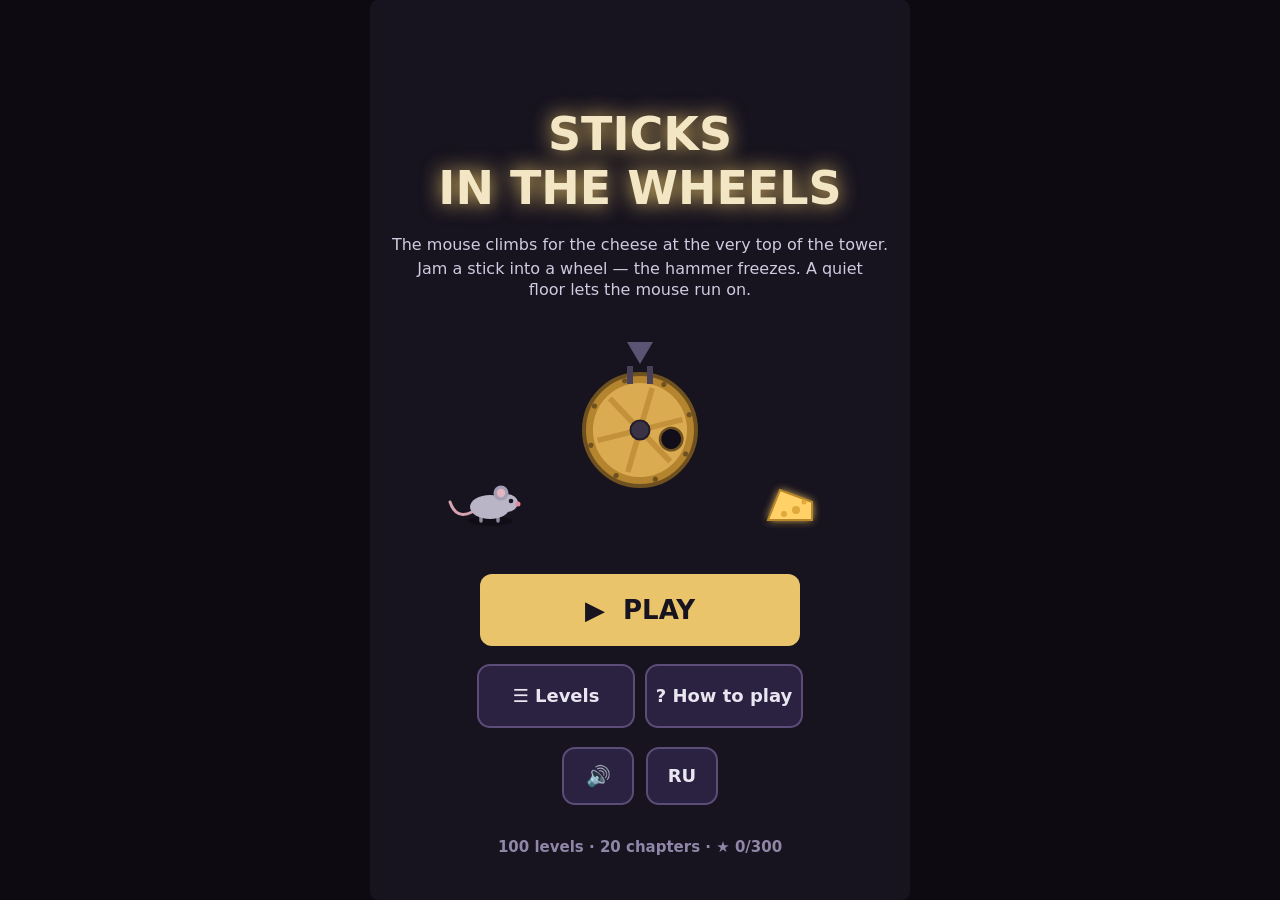
<file: sticks-tower/index.html>
<!DOCTYPE html>
<html lang="ru">
<head>
<meta charset="utf-8">
<meta name="viewport" content="width=device-width, initial-scale=1, maximum-scale=1, user-scalable=no, viewport-fit=cover">
<meta name="mobile-web-app-capable" content="yes">
<meta name="apple-mobile-web-app-capable" content="yes">
<meta name="apple-mobile-web-app-status-bar-style" content="black-translucent">
<meta name="theme-color" content="#0d0a12">
<title>Палки в колёса: Башня · Sticks in the Wheels: Tower</title>
<style>
  html,body{margin:0;padding:0;width:100%;height:100%;background:#0d0a12;overflow:hidden;position:fixed;inset:0;
            overscroll-behavior:none;touch-action:none;-webkit-user-select:none;user-select:none;-webkit-touch-callout:none;-webkit-tap-highlight-color:transparent;}
  body{display:flex;align-items:center;justify-content:center;}
  canvas{display:block;touch-action:none;border-radius:8px;}
  /* телефон в landscape: по бокам от поля остаётся место — туда крупные кнопки */
  #side{position:fixed;top:0;bottom:0;right:max(2px,env(safe-area-inset-right));display:none;flex-direction:column;justify-content:center;gap:6px;z-index:5;}
  #side.show{display:flex;}
  #side button{width:44px;height:44px;border-radius:12px;border:2px solid #5b4d78;background:#2b2140;color:#e8e6f0;font:bold 18px system-ui,sans-serif;padding:0;touch-action:manipulation;}
  #side button:disabled{opacity:.3;}
  #rot{position:fixed;inset:0;display:none;align-items:center;justify-content:center;text-align:center;flex-direction:column;
       background:#0d0a12;color:#e8e6f0;font:bold 24px system-ui,sans-serif;padding:24px;z-index:9;}
  #rot small{font-weight:normal;font-size:16px;color:#8f86a8;margin-top:8px;}

</style>
</head>
<body>
<canvas id="cv"></canvas>
<div id="side"></div>
<div id="rot">Поверни телефон боком ↻<small>Rotate your phone sideways</small></div>
<script>
'use strict';
/* ============================================================
   ПАЛКИ В КОЛЁСА — своя версия идеи «Лейтмотива» (перебить × лейтмотив)
   Ночная фабрика, вид сбоку. Мышонок побежит за сыром, только когда стоят все молоты.
   Одно действие — ткнуть в колесо: палка входит, когда дырка под зелёной стрелкой.
   Остановленное колесо останавливает всё, что крутит ремнями. Палка держит несколько
   секунд и ломается. Решётка, наоборот, открыта, пока её колесо крутится.
   Вопрос прототипа: читают ли игроки ремни и ритм колёс — или тратят палки наугад?
   Спека: mechanics/leitmotif-v2/spec.md. Всё рисуется кодом, ассетов нет.
   ============================================================ */

const CONFIG = {
  W:960, H:640, HUD_H:44,
  FLOOR:572, CEIL:478,            // коридор: потолок (корпуса молотов) и пол
  X0:64, CHEESE:898,              // старт мышонка и сыр
  MOUSE_SPEED:320, MOUSE_BACK:520, START_DELAY:0.35,
  STICK_LIFE:6, TOL:0.42, TOL2:0.5, // палка держит, с; допуск «дырка под стрелкой», рад (TOL2 — для двойного колеса)
  BELT_DELAY:0.25,                // остановка/запуск доходит по ремню
  HAM_TRAVEL:62,
};
const FONT = 'system-ui,-apple-system,"Segoe UI",Roboto,sans-serif';
const TAU = Math.PI*2;
const GREEN = '#5ee07a', RED = '#ff5d5d', BRASS = '#c9973f', WOOD = '#d9a066';
// палки трёх видов: толстая держит дольше, тонкая — меньше; берутся из очереди слева направо
const STICKS = { L:{life:10, w:14, color:'#b87f45'}, N:{life:6, w:9, color:WOOD}, S:{life:3, w:5, color:'#f0d9b5'} };
// Главы-волны: вводный уровень фичи → короткий на закрепление → три длинные машины по нарастающей.
const WORLDS = [ {ru:'Палка',en:'The stick',c:'#e9c46a'},
                 {ru:'Ремень',en:'The belt',c:'#ff9a3c'},
                 {ru:'Решётка',en:'The gate',c:'#aeb6c8'},
                 {ru:'Разные палки',en:'Different sticks',c:'#4fd1c5'},
                 {ru:'Гонка',en:'The race',c:'#6ab7ff'},
                 {ru:'Узкая дырка',en:'Narrow hole',c:'#7fc8ff'},
                 {ru:'Заслонка',en:'The shutter',c:'#ff7eb6'},
                 {ru:'Мастерская',en:'The workshop',c:'#b8e986'},
                 {ru:'Шестерни',en:'Gears',c:'#ff9a3c'},
                 {ru:'Двойное колесо',en:'Double wheel',c:'#4fd1c5'},
                 {ru:'Мастерская 2',en:'Workshop 2',c:'#b8e986'},
                 {ru:'Жертва',en:'Sacrifice',c:'#c9e265'},
                 {ru:'Циферблат',en:'The dial',c:'#f4a261'},
                 {ru:'Мастерская 3',en:'Workshop 3',c:'#b8e986'},
                 {ru:'Без передышки',en:'No break',c:'#ff8a5c'},
                 {ru:'Составное колесо',en:'Split wheel',c:'#c08bff'},
                 {ru:'Мастерская 4',en:'Workshop 4',c:'#b8e986'},
                 {ru:'Мастерская 5',en:'Workshop 5',c:'#b8e986'},
                 {ru:'Экзамен',en:'The exam',c:'#ff5d5d'},
                 {ru:'Запас',en:'The supply',c:'#ffd166'} ];
const DIALC = '#f4a261';
const INNERC = '#d9845a';
const NARROW = '#6ab7ff', KEYC = '#ff7eb6';

/* Библиотека уровней (порядок показа задаёт ORDER ниже). wheels: x,y,r — где и какого размера; holes — сколько дырок (0 — заклинить нельзя);
   rps — оборотов в секунду; drv — индекс колеса, которое крутит это ремнём (нет — свой мотор);
   ham — x молота под колесом; gate — x решётки, которую колесо держит открытой.
   sticks — сколько палок; par — минимум; life — сколько держит палка; solution — порядок для подсказки.
   Миры 8–10: dial — циферблат (деление = 1 с, точность под стрелкой строже); sync:[i,c] — дырка приходит через c секунд после дырки колеса i;
   dbl+idrv — составное колесо: внутренний диск крутит колесо idrv (ioff — диск на столько секунд позже внешней дырки;
   isync — диск под стрелкой вместе с дыркой колеса idrv, idel — на столько секунд позже ближайшей). */
const LEVEL_LIB = [
  { name:{ru:'Палка в колесо', en:'A stick in the wheel'}, sticks:5, par:1, scaffold:true, solution:[0],
    tip:{ru:'Мышонок боится молота. Ткни в колесо, когда дырка под зелёной стрелкой, — молот замрёт.',
         en:'The mouse fears the hammer. Tap the wheel when a hole is under the green arrow — the hammer freezes.'},
    wheels:[ {x:480,y:300,r:62,holes:3,rps:.2,ham:480} ] },
  { name:{ru:'Одна дырка', en:'One hole'}, sticks:3, par:1, scaffold:true, solution:[0],
    tip:{ru:'Тут дырка одна. Ткнёшь мимо — палка сломается. Жди зелёную стрелку!',
         en:'Only one hole here. Miss it and the stick breaks. Wait for the green arrow!'},
    wheels:[ {x:480,y:300,r:62,holes:1,rps:.3,ham:480} ] },
  { name:{ru:'Оба сразу', en:'Both at once'}, sticks:4, par:2, solution:[0,1],
    tip:{ru:'Палка держит 6 секунд и ломается. Мышонок побежит, только когда стоят ОБА молота.',
         en:'A stick holds for 6 seconds, then snaps. The mouse runs only when BOTH hammers stand still.'},
    wheels:[ {x:320,y:310,r:56,holes:2,rps:.22,ham:320}, {x:640,y:310,r:56,holes:2,rps:.27,ham:640} ] },
  { name:{ru:'Ремень', en:'The belt'}, sticks:3, par:1, solution:[0],
    tip:{ru:'В сером колесе нет дырок — его не заклинить. Но его крутит ремень: останови соседа — встанут оба.',
         en:'The grey wheel has no holes — you cannot jam it. But a belt drives it: stop its neighbour and both stop.'},
    wheels:[ {x:320,y:310,r:56,holes:1,rps:.2,ham:320}, {x:640,y:310,r:56,holes:0,rps:.3,drv:0,ham:640} ] },
  { name:{ru:'Одно за двоих', en:'One for two'}, sticks:3, par:2, solution:[0,3],
    tip:{ru:'Молотов три, а лишних палок почти нет. Какое колесо крутит сразу два молота?',
         en:'Three hammers and barely any spare sticks. Which wheel drives two hammers at once?'},
    wheels:[ {x:370,y:195,r:46,holes:2,rps:.2}, {x:260,y:345,r:48,holes:2,rps:.3,drv:0,ham:260},
             {x:480,y:345,r:48,holes:2,rps:.25,drv:0,ham:480}, {x:720,y:345,r:48,holes:2,rps:.22,ham:720} ] },
  { name:{ru:'Решётка', en:'The gate'}, sticks:3, par:1, solution:[1],
    tip:{ru:'Решётка открыта, пока её колесо крутится. Остановишь — упадёт! Останови только молот.',
         en:'The gate stays open while its wheel spins. Stop it and the gate drops! Stop only the hammer.'},
    wheels:[ {x:480,y:195,r:46,holes:2,rps:.2}, {x:340,y:345,r:48,holes:2,rps:.26,drv:0,ham:340},
             {x:640,y:345,r:48,holes:2,rps:.2,drv:0,gate:640} ] },
  { name:{ru:'Не то колесо', en:'The wrong wheel'}, sticks:3, par:2, solution:[0,4],
    tip:{ru:'Одно из верхних колёс останавливать нельзя. Посмотри, что оно крутит.',
         en:'One of the top wheels must not be stopped. Look at what it drives.'},
    wheels:[ {x:290,y:195,r:46,holes:2,rps:.2}, {x:190,y:345,r:46,holes:0,rps:.3,drv:0,ham:190},
             {x:390,y:345,r:46,holes:0,rps:.26,drv:0,ham:390}, {x:690,y:195,r:46,holes:2,rps:.22},
             {x:590,y:345,r:46,holes:1,rps:.28,drv:3,ham:590}, {x:790,y:345,r:46,holes:0,rps:.2,drv:3,gate:790} ] },
  { name:{ru:'С какого начать?', en:'Which one first?'}, sticks:5, par:3, life:5, solution:[0,1,2],
    tip:{ru:'Палки тут держат 5 секунд. Ближний молот мышонок пробегает первым — значит, с какого колеса начать?',
         en:'Sticks hold only 5 seconds here. The mouse passes the nearest hammer first — so which wheel goes first?'},
    wheels:[ {x:220,y:310,r:54,holes:1,rps:.3,ham:220}, {x:480,y:310,r:54,holes:1,rps:.26,ham:480},
             {x:740,y:310,r:54,holes:1,rps:.22,ham:740} ] },
  { name:{ru:'Развилка', en:'The fork'}, sticks:3, par:2, solution:[1,5],
    tip:{ru:'Ремни идут в два этажа. Найди колесо, которое остановит два молота и не уронит решётку.',
         en:'Belts on two floors. Find the wheel that stops two hammers without dropping the gate.'},
    wheels:[ {x:480,y:168,r:38,holes:2,rps:.2}, {x:300,y:262,r:38,holes:2,rps:.24,drv:0}, {x:660,y:262,r:38,holes:2,rps:.24,drv:0},
             {x:200,y:375,r:38,holes:0,rps:.3,drv:1,ham:200}, {x:380,y:375,r:38,holes:0,rps:.27,drv:1,ham:380},
             {x:580,y:375,r:38,holes:1,rps:.3,drv:2,ham:580}, {x:770,y:375,r:38,holes:0,rps:.2,drv:2,gate:770} ] },
  { name:{ru:'Короткие палки', en:'Short sticks'}, sticks:4, par:3, life:5, solution:[0,4,6],
    tip:{ru:'Всё вместе: ремни, решётка, одна дырка и короткие палки. Сначала посмотри, потом тыкай.',
         en:'Everything at once: belts, a gate, single holes and short sticks. Look first, tap later.'},
    wheels:[ {x:255,y:195,r:44,holes:2,rps:.2}, {x:180,y:345,r:44,holes:0,rps:.3,drv:0,ham:180},
             {x:330,y:345,r:44,holes:0,rps:.26,drv:0,ham:330}, {x:570,y:195,r:44,holes:2,rps:.22},
             {x:500,y:345,r:44,holes:1,rps:.28,drv:3,ham:500}, {x:640,y:345,r:44,holes:0,rps:.2,drv:3,gate:640},
             {x:790,y:330,r:50,holes:1,rps:.3,ham:790} ] },
  // ---------- фича 3: разные палки и шестерни ----------
  { name:{ru:'Толстая и тонкая', en:'Thick and thin'}, sticks:3, queue:['L','S','S'], par:2, solution:[0,1],
    tip:{ru:'Палки разные: толстая держит 10 секунд, тонкая — всего 3. Берутся по очереди, слева направо.',
         en:'Sticks differ: a thick one holds 10 seconds, a thin one only 3. They are used in order, left to right.'},
    wheels:[ {x:250,y:310,r:56,holes:2,rps:.22,ham:250}, {x:700,y:310,r:56,holes:2,rps:.25,ham:700} ] },
  { name:{ru:'Что куда?', en:'Which goes where?'}, sticks:3, queue:['S','L','N'], par:2, solution:[0,1],
    tip:{ru:'Первая палка тонкая — 3 секунды. Куда её: на ближний молот или на дальний?',
         en:'The first stick is thin — 3 seconds. Where should it go: the near hammer or the far one?'},
    wheels:[ {x:220,y:310,r:56,holes:2,rps:.2,ham:220}, {x:760,y:310,r:56,holes:2,rps:.28,ham:760} ] },
  { name:{ru:'Шестерни', en:'Gears'}, sticks:3, par:1, solution:[1],
    tip:{ru:'Это шестерни: зубья сцеплены. Заклинишь одну — встанут обе, даже та, что крутит.',
         en:'These are gears: their teeth mesh. Jam one and both stop — even the one doing the driving.'},
    wheels:[ {x:380,y:300,r:58,holes:0,rps:.2,ham:380}, {x:496,y:300,r:50,holes:1,rps:.232,drv:0,mesh:true,ham:496} ] },
  { name:{ru:'Шестерня и решётка', en:'Gear and gate'}, sticks:3, par:2, solution:[2,3],
    tip:{ru:'Шестерня остановит и то колесо, что её крутит, — а оно держит решётку. Ремень так не умеет.',
         en:'A gear also stops the wheel that drives it — and that one holds the gate. A belt cannot do that.'},
    wheels:[ {x:600,y:185,r:44,holes:0,rps:.2}, {x:508,y:185,r:40,holes:2,rps:.22,drv:0,mesh:true},
             {x:340,y:345,r:46,holes:2,rps:.26,drv:1,ham:340}, {x:520,y:345,r:46,holes:2,rps:.24,drv:1,ham:520},
             {x:740,y:345,r:46,holes:0,rps:.2,drv:0,gate:740} ] },
  { name:{ru:'Шестерни и три палки', en:'Gears and three sticks'}, sticks:4, queue:['N','S','L','N'], par:3, solution:[3,1,5],
    tip:{ru:'Шестерни, решётка и разные палки. Тонкую — туда, где мышонок пробежит сразу.',
         en:'Gears, a gate and different sticks. The thin one goes where the mouse passes right away.'},
    wheels:[ {x:190,y:300,r:54,holes:0,rps:.2,ham:190}, {x:298,y:300,r:46,holes:1,rps:.235,drv:0,mesh:true,ham:298},
             {x:610,y:185,r:44,holes:2,rps:.22}, {x:520,y:345,r:46,holes:2,rps:.26,drv:2,ham:520},
             {x:690,y:345,r:46,holes:0,rps:.2,drv:2,gate:690}, {x:830,y:320,r:50,holes:1,rps:.28,ham:830} ] },
  // ---------- фича 4: двойное колесо ----------
  { name:{ru:'Двойное колесо', en:'Double wheel'}, sticks:4, par:1, scaffold:true, solution:[0],
    tip:{ru:'Тут два диска крутятся навстречу. Палка пройдёт, только когда ОБЕ дырки сойдутся под стрелкой.',
         en:'Two discs spin against each other. The stick goes in only when BOTH holes meet under the arrow.'},
    wheels:[ {x:480,y:300,r:66,holes:1,rps:.25,dbl:.375,P:8,ham:480} ] },
  { name:{ru:'Сначала редкое', en:'Rare one first'}, sticks:4, par:2, solution:[1,0],
    tip:{ru:'Двойное колесо открывается редко. Подгадай всё остальное под него.',
         en:'The double wheel opens rarely. Time everything else around it.'},
    wheels:[ {x:250,y:310,r:54,holes:2,rps:.24,ham:250}, {x:700,y:300,r:64,holes:1,rps:.25,dbl:.375,P:8,ham:700} ] },
  { name:{ru:'Не трогай шестерню', en:'Hands off the gear'}, sticks:4, par:2, solution:[0,5],
    tip:{ru:'Два молота крутит двойное колесо. А справа удобная шестерня… проверь, что она потянет за собой.',
         en:'A double wheel drives two hammers. And on the right, a handy gear… check what it drags along.'},
    wheels:[ {x:300,y:190,r:50,holes:1,rps:.25,dbl:.375,P:8}, {x:220,y:350,r:42,holes:0,rps:.3,drv:0,ham:220},
             {x:390,y:350,r:42,holes:0,rps:.26,drv:0,ham:390}, {x:740,y:190,r:42,holes:0,rps:.2},
             {x:652,y:190,r:38,holes:2,rps:.221,drv:3,mesh:true}, {x:580,y:350,r:42,holes:1,rps:.3,drv:4,ham:580},
             {x:780,y:350,r:42,holes:0,rps:.2,drv:3,gate:780} ] },
  { name:{ru:'Очередь и ритм', en:'Queue and rhythm'}, sticks:3, queue:['S','L','N'], par:2, solution:[0,1],
    tip:{ru:'Первая палка тонкая, а двойное колесо открывается редко. Что клинить первым?',
         en:'The first stick is thin, and the double wheel opens rarely. What do you jam first?'},
    wheels:[ {x:240,y:300,r:64,holes:1,rps:.25,dbl:.375,P:8,ham:240}, {x:740,y:310,r:54,holes:2,rps:.29,ham:740} ] },
  { name:{ru:'Вся машина', en:'The whole machine'}, sticks:4, queue:['L','S','N','N'], par:3, solution:[2,1,5],
    tip:{ru:'Всё сразу. Сначала посмотри на всю машину и на очередь палок — и только потом тыкай.',
         en:'Everything at once. Look at the whole machine and at the stick queue first — and only then tap.'},
    wheels:[ {x:170,y:320,r:48,holes:0,rps:.2,ham:170}, {x:268,y:320,r:42,holes:2,rps:.229,drv:0,mesh:true,ham:268},
             {x:440,y:185,r:50,holes:1,rps:.25,dbl:.375,P:8}, {x:440,y:350,r:40,holes:0,rps:.28,drv:2,ham:440},
             {x:700,y:185,r:42,holes:2,rps:.22}, {x:610,y:350,r:40,holes:1,rps:.3,drv:4,ham:610},
             {x:770,y:350,r:40,holes:0,rps:.2,drv:4,gate:770} ] },
  // ---------- фича 5: узкая дырка (запасных палок почти нет) ----------
  { name:{ru:'Узкая дырка', en:'Narrow hole'}, sticks:3, queue:['N','S','N'], par:2, solution:[1,0],
    tip:{ru:'В узкую синюю дырку лезет только тонкая палка. Смотри, какая палка следующая!',
         en:'Only a thin stick fits a narrow blue hole. Check which stick is next!'},
    wheels:[ {x:260,y:310,r:56,holes:2,rps:.22,ham:260,narrow:true}, {x:680,y:310,r:56,holes:2,rps:.25,ham:680} ] },
  { name:{ru:'Тонкая — последней', en:'Thin goes last'}, sticks:3, queue:['N','S','S'], par:3, solution:[1,0,2],
    tip:{ru:'Запасных палок больше нет. Узких дырок две: у ближнего молота и у дальнего. Какая из тонких палок куда?',
         en:'No spare sticks any more. Two narrow holes: at the near hammer and at the far one. Which thin stick goes where?'},
    wheels:[ {x:220,y:310,r:52,holes:2,rps:.22,ham:220,narrow:true}, {x:470,y:310,r:52,holes:2,rps:.26,ham:470},
             {x:720,y:310,r:52,holes:2,rps:.27,ham:720,narrow:true} ] },
  { name:{ru:'Узкая посередине', en:'Narrow in the middle'}, sticks:3, queue:['N','S','L'], par:3, solution:[0,1,2],
    tip:{ru:'После тонкой палки на последнюю остаётся меньше секунды. Сначала посмотри, как сходятся дырки.',
         en:'After the thin stick you have under a second for the last one. First watch how the holes line up.'},
    wheels:[ {x:220,y:310,r:52,holes:2,rps:.22,ham:220}, {x:470,y:310,r:52,holes:2,rps:.25,ham:470,narrow:true},
             {x:730,y:310,r:52,holes:2,rps:.27,ham:730} ] },
  { name:{ru:'Узкая шестерня', en:'The narrow gear'}, sticks:3, queue:['L','S','S'], par:3, solution:[3,1,5],
    tip:{ru:'Две тонкие палки и две узкие дырки. Какая из них должна быть самой последней?',
         en:'Two thin sticks and two narrow holes. Which of them must be the very last?'},
    wheels:[ {x:180,y:310,r:50,holes:0,rps:.2,ham:180}, {x:282,y:310,r:44,holes:2,rps:.227,drv:0,mesh:true,ham:282,narrow:true},
             {x:560,y:185,r:44,holes:2,rps:.22}, {x:480,y:345,r:44,holes:2,rps:.26,drv:2,ham:480},
             {x:640,y:345,r:44,holes:0,rps:.2,drv:2,gate:640}, {x:750,y:320,r:48,holes:2,rps:.26,ham:750,narrow:true} ] },
  { name:{ru:'Ни одной лишней', en:'None to spare'}, sticks:3, queue:['L','S','N'], par:3, solution:[0,3,4],
    tip:{ru:'Двойное колесо, узкая дырка и три разные палки. Ни одной лишней.',
         en:'A double wheel, a narrow hole and three different sticks. Not one to spare.'},
    wheels:[ {x:280,y:185,r:50,holes:1,rps:.25,dbl:.375,P:8}, {x:200,y:350,r:40,holes:0,rps:.3,drv:0,ham:200},
             {x:360,y:350,r:40,holes:0,rps:.26,drv:0,ham:360}, {x:540,y:320,r:48,holes:2,rps:.25,ham:540,narrow:true},
             {x:740,y:320,r:48,holes:3,rps:.25,ham:740} ] },
  // ---------- фича 6: заслонка ----------
  { name:{ru:'Заслонка', en:'The shutter'}, sticks:3, par:2, solution:[0,1],
    tip:{ru:'Правое колесо закрыто заслонкой, пока крутится левое — к нему идёт цепь. Сначала останови левое.',
         en:'The right wheel is shuttered while the left one spins — the chain leads to it. Stop the left one first.'},
    wheels:[ {x:280,y:310,r:54,holes:2,rps:.22,ham:280}, {x:640,y:310,r:54,holes:2,rps:.25,ham:640,lock:0} ] },
  { name:{ru:'Ключ на три секунды', en:'A three-second key'}, sticks:3, queue:['L','S','N'], par:3, solution:[3,1,2],
    tip:{ru:'Цепь от заслонки идёт к колесу решётки. Остановить его можно — но ненадолго. Какой палкой?',
         en:'The shutter chain leads to the gate wheel. You may stop it — but only briefly. With which stick?'},
    wheels:[ {x:440,y:185,r:44,holes:0,rps:.2}, {x:600,y:345,r:44,holes:2,rps:.22,drv:0,gate:600},
             {x:300,y:345,r:44,holes:2,rps:.26,drv:0,ham:300,lock:1}, {x:790,y:320,r:48,holes:1,rps:.28,ham:790} ] },
  { name:{ru:'Ключ из шестерни', en:'A key through the gear'}, sticks:3, queue:['L','S','N'], par:3, solution:[4,1,2],
    tip:{ru:'Заслонку держит серое колесо без дырок. Как его остановить? И что упадёт, пока оно стоит?',
         en:'A grey wheel with no holes holds the shutter. How do you stop it? And what drops while it stands still?'},
    wheels:[ {x:440,y:185,r:44,holes:0,rps:.2}, {x:350,y:185,r:38,holes:2,rps:.232,drv:0,mesh:true},
             {x:280,y:350,r:42,holes:2,rps:.26,ham:280,lock:0}, {x:560,y:350,r:42,holes:0,rps:.2,drv:0,gate:560},
             {x:760,y:320,r:48,holes:1,rps:.28,ham:760} ] },
  { name:{ru:'В последний момент', en:'At the last moment'}, sticks:2, queue:['N','S'], par:2, solution:[1,2],
    tip:{ru:'Сначала обычная палка, потом тонкая. Тонкая должна дожить до сыра — вставь её в последний момент.',
         en:'First a normal stick, then a thin one. The thin one must last till the cheese — put it in at the last moment.'},
    wheels:[ {x:440,y:185,r:44,holes:0,rps:.2}, {x:620,y:345,r:44,holes:2,rps:.22,drv:0,gate:620},
             {x:300,y:345,r:44,holes:2,rps:.26,drv:0,ham:300,lock:1} ] },
  { name:{ru:'Большая машина', en:'The big machine'}, sticks:4, queue:['L','S','N','S'], par:4, solution:[2,5,6,1],
    tip:{ru:'Всё сразу: шестерни, двойное колесо, узкая дырка, решётка и заслонка. Четыре палки, ни одной лишней.',
         en:'Everything at once: gears, a double wheel, a narrow hole, a gate and a shutter. Four sticks, none to spare.'},
    wheels:[ {x:170,y:320,r:48,holes:0,rps:.2,ham:170}, {x:268,y:320,r:42,holes:2,rps:.229,drv:0,mesh:true,ham:268,narrow:true},
             {x:430,y:185,r:50,holes:1,rps:.25,dbl:.375,P:8}, {x:430,y:350,r:40,holes:0,rps:.28,drv:2,ham:430},
             {x:740,y:185,r:42,holes:0,rps:.2}, {x:652,y:185,r:38,holes:2,rps:.221,drv:4,mesh:true},
             {x:590,y:350,r:40,holes:2,rps:.27,ham:590,lock:4}, {x:790,y:350,r:40,holes:0,rps:.2,drv:4,gate:790} ] },
  // ---------- фича 7: жертва (палка не на молот, а чтобы колесо отстало; в solution колесо повторяется, -1 — сломать палку) ----------
  { name:{ru:'Подожди!', en:'Wait for me!'}, sticks:4, queue:['S','S','S','S'], par:3, extra:1, solution:[1,0,1],
    tip:{ru:'Колёса крутятся ровно наоборот, а тонкая палка держит 3 секунды. Заклинь одно просто так — пусть подождёт.',
         en:'The wheels turn exactly opposite, and a thin stick holds 3 seconds. Jam one for nothing — let it wait.'},
    wheels:[ {x:260,y:310,r:58,holes:1,rps:1/6,ham:260}, {x:640,y:310,r:58,holes:1,rps:1/6,ham:640,sync:[0,3]} ] },
  { name:{ru:'Лишняя палка', en:'One stick too many'}, sticks:3, queue:['L','S','S'], par:3, extra:1, solution:[-1,0,1],
    tip:{ru:'Толстая палка никуда не лезет, а берутся они строго по очереди. Что с ней делать?',
         en:'The thick stick fits nowhere, and sticks are used strictly in order. What do you do with it?'},
    wheels:[ {x:260,y:310,r:56,holes:2,rps:.22,ham:260,narrow:true}, {x:640,y:310,r:56,holes:2,rps:.25,ham:640,narrow:true} ] },
  { name:{ru:'Тройной клац', en:'Triple clack'}, sticks:4, queue:['S','S','S','S'], par:4, extra:1, solution:[2,0,1,2],
    tip:{ru:'Три молота и четыре тонкие палки. Два колеса идут почти вместе, третье — наоборот.',
         en:'Three hammers and four thin sticks. Two wheels run almost together, the third runs opposite.'},
    wheels:[ {x:220,y:310,r:52,holes:1,rps:1/6,ham:220}, {x:450,y:310,r:52,holes:1,rps:1/6,ham:450,sync:[0,.3]},
             {x:680,y:310,r:52,holes:1,rps:1/6,ham:680,sync:[0,3]} ] },
  { name:{ru:'Догони двойное', en:'Catch the double'}, sticks:4, queue:['N','L','S','S'], par:4, extra:1, solution:[1,2,1,0],
    tip:{ru:'Ближнее колесо открывается на секунду ПОЗЖЕ двойного, а надо — чуть раньше. Какой палкой его задержать: на 3, 6 или 10 секунд?',
         en:'The near wheel opens a second AFTER the double, but it should open slightly before. Which stick delays it right: 3, 6 or 10 seconds?'},
    wheels:[ {x:700,y:300,r:60,holes:1,rps:.25,dbl:.375,P:8,ham:700,narrow:true}, {x:230,y:310,r:52,holes:1,rps:.125,ham:230,sync:[0,1]},
             {x:460,y:320,r:48,holes:2,rps:.25,ham:460} ] },
  { name:{ru:'Экзамен жертвы', en:'Sacrifice exam'}, sticks:4, queue:['S','L','S','S'], par:4, extra:1, solution:[2,1,0,2],
    tip:{ru:'Узкие колёса расходятся: дальнее опаздывает больше чем на полкруга. Одному придётся подождать — но какому? И куда толстую?',
         en:'The narrow wheels are out of step: the far one is more than half a turn late. One must wait — but which? And where does the thick stick go?'},
    wheels:[ {x:220,y:310,r:52,holes:1,rps:.125,ham:220,narrow:true}, {x:450,y:320,r:50,holes:2,rps:.25,ham:450},
             {x:680,y:310,r:52,holes:1,rps:.125,ham:680,narrow:true,sync:[0,5.5]} ] },
  // ---------- фича 8: циферблат (число у зубчика — через сколько секунд дырка под стрелкой; тонкая палка = 3 с) ----------
  { name:{ru:'Циферблат', en:'The dial'}, dial:true, sticks:4, queue:['S','S','S','S'], par:3, extra:1, solution:[0,0,1],
    tip:{ru:'Число у белого зубчика — через сколько секунд дырка будет под стрелкой. Тонкая палка держит 3 секунды. Посчитай!',
         en:'The number at the white tooth is how many seconds until the hole is under the arrow. A thin stick holds 3 seconds. Count!'},
    wheels:[ {x:260,y:320,r:58,holes:1,rps:.125,ham:260}, {x:640,y:320,r:58,holes:1,rps:.125,ham:640,sync:[0,3]} ] },
  { name:{ru:'Кто подождёт?', en:'Who waits?'}, dial:true, sticks:3, queue:['S','S','S'], par:3, extra:1, solution:[1,0,1],
    tip:{ru:'Три палки, лишней нет. Заклиненное колесо ОТСТАЁТ на 3 секунды. Какое из двух должно отстать, чтобы они сошлись?',
         en:'Three sticks, none to spare. A jammed wheel FALLS BEHIND by 3 seconds. Which of the two must fall behind for them to meet?'},
    wheels:[ {x:260,y:320,r:58,holes:1,rps:.125,ham:260}, {x:640,y:320,r:58,holes:1,rps:.125,ham:640,sync:[0,6]} ] },
  { name:{ru:'Разные скорости', en:'Different speeds'}, dial:true, sticks:2, queue:['S','S'], par:2, solution:[0,1],
    tip:{ru:'Левое колесо делает круг за 8 секунд, правое — за 6. Они сами сходятся и расходятся. Две палки — дождись своего оборота.',
         en:'The left wheel takes 8 seconds per turn, the right one 6. They drift together and apart on their own. Two sticks — wait for your turn.'},
    wheels:[ {x:260,y:320,r:58,holes:1,rps:.125,ham:260}, {x:640,y:320,r:58,holes:1,rps:1/6,ham:640,sync:[0,3]} ] },
  { name:{ru:'Двое и торопыга', en:'Two and a hasty one'}, dial:true, sticks:4, queue:['S','S','S','S'], par:4, extra:1, solution:[0,0,1,2],
    tip:{ru:'Два левых колеса ходят в ногу, но не вместе. Правое быстрее — круг за 6 секунд. Сначала своди пару, потом лови третье.',
         en:'The two left wheels keep the same pace, but not together. The right one is faster — a turn in 6 seconds. First bring the pair together, then catch the third.'},
    wheels:[ {x:220,y:320,r:52,holes:1,rps:.125,ham:220}, {x:450,y:320,r:52,holes:1,rps:.125,ham:450,sync:[0,3]},
             {x:680,y:320,r:52,holes:1,rps:1/6,ham:680,sync:[0,6]} ] },
  { name:{ru:'Экзамен циферблатов', en:'Dial exam'}, dial:true, sticks:3, queue:['S','S','S'], par:3, extra:1, solution:[1,0,1],
    tip:{ru:'Круг за 8 секунд и круг за 12. Сами они не сойдутся никогда — проверь по числам. Кому ждать и на каком обороте?',
         en:'A turn in 8 seconds and a turn in 12. Left alone they never meet — check the numbers. Who waits, and on which turn?'},
    wheels:[ {x:420,y:320,r:58,holes:1,rps:.125,ham:420}, {x:700,y:320,r:62,holes:1,rps:1/12,ham:700,sync:[0,6.5]} ] },
  // ---------- фича 9: составное колесо (внутренний диск крутит другое колесо медным ремнём: idrv) ----------
  { name:{ru:'Составное колесо', en:'Split wheel'}, dial:true, sticks:3, queue:['S','S','S'], par:2, extra:1, solution:[1,0],
    tip:{ru:'Диск внутри большого колеса крутит маленькое — медным ремнём. Дырки диска и круга не сходятся. Заклинь маленькое — диск отстанет.',
         en:'The disc inside the big wheel is driven by the small one — through the copper belt. The holes of disc and ring never meet. Jam the small wheel — the disc falls behind.'},
    wheels:[ {x:620,y:310,r:64,holes:1,rps:.125,dbl:.125,idrv:1,ioff:5,ham:620}, {x:300,y:250,r:46,holes:2,rps:.125} ] },
  { name:{ru:'Круг и ещё два', en:'A turn plus two'}, dial:true, sticks:3, queue:['L','S','S'], par:3, extra:1, solution:[2,1,0],
    tip:{ru:'Медный зубчик отстаёт от белого на 6 делений. Круг — 8 секунд. Толстая палка держит 10. Куда её?',
         en:'The copper tooth is 6 marks behind the white one. A turn is 8 seconds. The thick stick holds 10. Where does it go?'},
    wheels:[ {x:660,y:310,r:64,holes:1,rps:.125,dbl:.125,idrv:2,ioff:6,ham:660,narrow:true}, {x:240,y:330,r:52,holes:1,rps:.125,ham:240,sync:[0,7]},
             {x:440,y:200,r:42,holes:2,rps:.125,sync:[0,0]} ] },
  { name:{ru:'Заморозь вовремя', en:'Freeze in time'}, dial:true, sticks:2, queue:['S','S'], par:2, solution:[1,0],
    tip:{ru:'Круг и диск крутятся с разной скоростью. Заклинь маленькое колесо — диск замрёт дыркой вверх и подождёт круг. Но всего 3 секунды…',
         en:'Ring and disc turn at different speeds. Jam the small wheel — the disc freezes hole-up and waits for the ring. But only for 3 seconds…'},
    wheels:[ {x:650,y:310,r:64,holes:1,rps:1/6,dbl:.125,idrv:1,isync:true,ham:650,sync:[1,3]}, {x:330,y:210,r:46,holes:1,rps:.125},
             {x:330,y:368,r:34,holes:0,rps:.2,drv:1,ham:330} ] },
  { name:{ru:'Ключ под заслонкой', en:'The key under the shutter'}, dial:true, sticks:2, queue:['S','S'], par:2, solution:[1,0],
    tip:{ru:'Заслонка поднимется, только пока маленькое колесо стоит. У него четыре дырки — но диск смотрит дыркой вверх лишь у одной. Следи за медным зубчиком.',
         en:'The shutter lifts only while the small wheel stands still. It has four holes — but the disc is hole-up at just one of them. Watch the copper tooth.'},
    wheels:[ {x:620,y:320,r:64,holes:1,rps:.125,dbl:.125,idrv:1,isync:true,idel:4,sync:[1,6],ham:620,lock:1}, {x:300,y:260,r:46,holes:4,rps:.125} ] },
  { name:{ru:'Экзамен составных', en:'Split-wheel exam'}, dial:true, sticks:4, queue:['S','N','S','S'], par:4, extra:1, solution:[2,1,2,0],
    tip:{ru:'Заслонка, составное колесо и узкий молот слева. Палки: 3, 6, 3, 3 секунды. Одно колесо приходит слишком рано — на сколько?',
         en:'A shutter, a split wheel and a narrow hammer on the left. Sticks: 3, 6, 3, 3 seconds. One wheel comes too early — by how much?'},
    wheels:[ {x:690,y:320,r:62,holes:1,rps:.125,dbl:.125,idrv:1,isync:true,idel:4,sync:[1,8],ham:690,lock:1,narrow:true}, {x:450,y:200,r:42,holes:2,rps:.125},
             {x:230,y:330,r:52,holes:1,rps:.125,ham:230,narrow:true,sync:[1,4]} ] },
  // ---------- фича 10: мастер ----------
  { name:{ru:'Парад колёс', en:'Parade of wheels'}, dial:true, sticks:3, queue:['S','S','S'], par:3, solution:[0,1,2],
    tip:{ru:'Три колеса — три скорости: круг за 8, 6 и 12 секунд. Три тонкие палки. Парад бывает редко — смотри на числа и не спеши.',
         en:'Three wheels, three speeds: a turn in 8, 6 and 12 seconds. Three thin sticks. The parade is rare — watch the numbers and take your time.'},
    wheels:[ {x:220,y:320,r:52,holes:1,rps:.125,ham:220}, {x:450,y:320,r:52,holes:1,rps:1/6,ham:450,sync:[0,2.4]},
             {x:680,y:320,r:56,holes:1,rps:1/12,ham:680,sync:[0,8.9]} ] },
  { name:{ru:'Парад с жертвой', en:'Parade with a sacrifice'}, dial:true, sticks:4, queue:['S','S','S','S'], par:4, extra:1, solution:[1,0,1,2],
    tip:{ru:'Три скорости, как в «Параде колёс», но парада не будет никогда: одно колесо всегда приходит на 3 секунды раньше. Четыре палки, лишней нет.',
         en:'Three speeds, as in “Parade of wheels”, but the parade never comes: one wheel is always 3 seconds early. Four sticks, none to spare.'},
    wheels:[ {x:220,y:320,r:52,holes:1,rps:.125,ham:220}, {x:450,y:320,r:52,holes:1,rps:1/6,ham:450,sync:[0,1.4]},
             {x:680,y:320,r:56,holes:1,rps:1/12,ham:680,sync:[0,4.9]} ] },
  { name:{ru:'Почини и дождись', en:'Fix it, then wait'}, dial:true, sticks:3, queue:['N','S','S'], par:3, extra:1, solution:[2,1,0],
    tip:{ru:'Медный зубчик отстаёт на 2 деления, а молот слева бегает быстрее — круг за 6 секунд. Палки: 6, 3, 3. Сначала почини, потом лови оборот.',
         en:'The copper tooth is 2 marks behind, and the hammer on the left runs faster — a turn in 6 seconds. Sticks: 6, 3, 3. Fix it first, then catch the turn.'},
    wheels:[ {x:660,y:310,r:64,holes:1,rps:.125,dbl:.125,idrv:2,ioff:2,ham:660,narrow:true}, {x:240,y:330,r:52,holes:1,rps:1/6,ham:240,sync:[0,5]},
             {x:440,y:200,r:42,holes:2,rps:.125} ] },
  { name:{ru:'Ключ по часам', en:'The key on the clock'}, dial:true, sticks:2, queue:['N','S'], par:2, solution:[1,0],
    tip:{ru:'Маленькое колесо держит решётку — и заслонку. Пока оно стоит, решётка закрыта. Тонкая палка должна дожить до сыра: вставь её в самом конце.',
         en:'The small wheel holds the gate — and the shutter. While it stands still, the gate is shut. The thin stick must last till the cheese: put it in at the very end.'},
    wheels:[ {x:400,y:310,r:62,holes:1,rps:1/6,dbl:.125,idrv:1,isync:true,sync:[1,1.6],ham:400,lock:1}, {x:640,y:210,r:46,holes:1,rps:.125},
             {x:780,y:360,r:36,holes:0,rps:.2,drv:1,gate:780} ] },
  { name:{ru:'Большая синхронизация', en:'The great sync'}, dial:true, sticks:3, queue:['N','S','S'], par:3, solution:[1,0,3],
    tip:{ru:'Всё сразу: составное колесо под заслонкой, решётка и быстрый узкий молот. Палки: 6, 3, 3. Один оборот из трёх — твой.',
         en:'Everything at once: a split wheel under a shutter, a gate and a fast narrow hammer. Sticks: 6, 3, 3. One turn in three is yours.'},
    wheels:[ {x:470,y:310,r:60,holes:1,rps:.125,dbl:.125,idrv:1,isync:true,sync:[1,5.6],ham:470,lock:1,narrow:true}, {x:720,y:200,r:44,holes:1,rps:.125},
             {x:810,y:360,r:34,holes:0,rps:.2,drv:1,gate:810}, {x:230,y:330,r:50,holes:1,rps:1/6,ham:230,narrow:true,sync:[1,3.2]} ] },
  // ================= башня: уровни собраны build.py из chapters.py =================
  { name:{ru:'Палка в колесо', en:'A stick in the wheel'}, sticks:4, par:1, scaffold:true, width:468, solution:[0], stype:[["S"]],
    tip:{ru:'Мышонок боится молота. Ткни в колесо, когда дырка под зелёной стрелкой, — молот замрёт, и мышонок добежит до сыра.',
         en:'The mouse fears the hammer. Tap the wheel when a hole is under the green arrow — the hammer freezes and the mouse reaches the cheese.'},
    wheels:[ {x:229,y:345,r:40,holes:2,rps:0.24,ham:229} ] },
  { name:{ru:'Оба сразу', en:'Both at once'}, sticks:4, par:2, width:468, solution:[0, 1], stype:[["S", "S"]],
    tip:{ru:'Палка держит 6 секунд и ломается. Мышонок побежит, только когда стоят ОБА молота.',
         en:'A stick holds 6 seconds, then snaps. The mouse runs only when BOTH hammers stand still.'},
    wheels:[ {x:179,y:345,r:40,holes:2,rps:0.22,ham:179}, {x:279,y:345,r:40,holes:2,rps:0.26,ham:279} ] },
  { name:{ru:'Первая башня', en:'The first tower'}, sticks:5, par:3, width:1108, burrows:[384, 704], solution:[[0], [1], [2]], stype:[["S"], ["S"], ["S"]],
    tip:{ru:'Башня в три этажа. Мышонок пробегает этаж и лезет по лестнице выше: на лестнице он в безопасности. Палки общие на всю башню.',
         en:'A three-floor tower. The mouse crosses a floor and climbs the ladder: on a ladder it is safe. The sticks are shared by the whole tower.'},
    wheels:[ {x:229,y:345,r:40,holes:2,rps:0.22,ham:229}, {x:549,y:345,r:40,holes:2,rps:0.25,ham:549}, {x:869,y:345,r:40,holes:2,rps:0.2,ham:869} ] },
  { name:{ru:'Не забегай вперёд', en:'Do not run ahead'}, sticks:8, par:7, life:3.5, width:1748, burrows:[384, 704, 1024, 1344], solution:[[0], [1], [2], [3, 4], [5, 6]], stype:[["S"], ["S"], ["S"], ["S", "S"], ["S", "S"]],
    tip:{ru:'Палки тут держат 3,5 секунды. Заклинишь верхний этаж заранее — палка сломается раньше, чем мышонок долезет. Наверху молоты стоят парами.',
         en:'Sticks hold 3.5 seconds here. Jam an upper floor too early and the stick snaps before the mouse gets there. Higher up the hammers come in pairs.'},
    wheels:[ {x:229,y:345,r:40,holes:2,rps:0.22,ham:229}, {x:549,y:345,r:40,holes:2,rps:0.26,ham:549}, {x:869,y:345,r:40,holes:2,rps:0.2,ham:869},
             {x:1139,y:345,r:40,holes:2,rps:0.2,ham:1139}, {x:1239,y:345,r:40,holes:2,rps:0.24,ham:1239}, {x:1459,y:345,r:40,holes:2,rps:0.28,ham:1459},
             {x:1559,y:345,r:40,holes:2,rps:0.21,ham:1559} ] },
  { name:{ru:'Кот', en:'The cat'}, sticks:10, par:9, life:3, time:27, width:2068, burrows:[384, 704, 1024, 1344, 1664], solution:[[0], [1, 2], [3], [4, 5], [6], [7, 8]], stype:[["S"], ["S", "S"], ["S"], ["S", "S"], ["S"], ["S", "S"]],
    tip:{ru:'Первая палка будит кота: внизу пошёл отсчёт. Пролез лестницу без остановки — кот дремлет лишнюю секунду. Палка держит 3 секунды.',
         en:'The first stick wakes the cat: the countdown starts below. Take a ladder without stopping and the cat dozes one more second. A stick holds 3 seconds.'},
    wheels:[ {x:229,y:345,r:40,holes:2,rps:0.24,ham:229}, {x:499,y:345,r:40,holes:2,rps:0.25,ham:499}, {x:599,y:345,r:40,holes:2,rps:0.23,ham:599},
             {x:869,y:345,r:40,holes:1,rps:0.3,ham:869}, {x:1139,y:345,r:40,holes:2,rps:0.27,ham:1139}, {x:1239,y:345,r:40,holes:1,rps:0.22,ham:1239},
             {x:1509,y:345,r:40,holes:1,rps:0.3,ham:1509}, {x:1779,y:345,r:40,holes:1,rps:0.28,ham:1779}, {x:1879,y:345,r:40,holes:1,rps:0.28,ham:1879} ] },
  { name:{ru:'Ремень', en:'The belt'}, sticks:3, par:1, width:468, solution:[0], stype:[["N"]],
    tip:{ru:'В серых колёсах нет дырок — их не заклинить. Но их крутит ремень от колеса справа: останови его — встанут оба молота.',
         en:'The grey wheels have no holes — they cannot be jammed. But a belt from the wheel on the right drives them: stop it and both hammers stop.'},
    wheels:[ {x:229,y:180,r:42,holes:2,rps:0.26}, {x:179,y:345,r:40,holes:0,rps:0.2,ham:179,drv:0}, {x:279,y:345,r:40,holes:0,rps:0.2,ham:279,drv:0} ] },
  { name:{ru:'Одно за двоих', en:'One for two'}, sticks:3, par:2, width:788, burrows:[384], solution:[[0], [0, 3]], stype:[["N"], ["N", "S"]],
    tip:{ru:'Привод справа крутит молоты на двух этажах. А у второго молота наверху есть своя дырка. Палок три.',
         en:'The drive on the right turns hammers on two floors. And the second hammer upstairs has a hole of its own. Three sticks.'},
    wheels:[ {x:364,y:180,r:42,holes:2,rps:0.2}, {x:229,y:345,r:40,holes:0,rps:0.2,ham:229,drv:0}, {x:499,y:345,r:40,holes:0,rps:0.2,ham:499,drv:0},
             {x:599,y:345,r:40,holes:2,rps:0.24,ham:599} ] },
  { name:{ru:'Общий привод', en:'A shared drive'}, sticks:6, par:5, life:4, time:19, width:1748, burrows:[384, 704, 1024, 1344], solution:[[0], [1], [1], [4, 5], [6]], stype:[["S"], ["N"], ["N"], ["S", "S"], ["N"]],
    tip:{ru:'Привод крутит молоты сразу на двух этажах — хватит одной палки, если не мешкать. Наверху привод крутит оба молота разом. И кот не спит.',
         en:'One drive turns hammers on two floors at once — one stick is enough if you do not linger. At the top one drive turns both hammers. And the cat is awake.'},
    wheels:[ {x:229,y:345,r:40,holes:2,rps:0.24,ham:229}, {x:709,y:180,r:42,holes:2,rps:0.28}, {x:549,y:345,r:40,holes:0,rps:0.2,ham:549,drv:1},
             {x:869,y:345,r:40,holes:0,rps:0.2,ham:869,drv:1}, {x:1139,y:345,r:40,holes:2,rps:0.21,ham:1139}, {x:1239,y:345,r:40,holes:2,rps:0.25,ham:1239},
             {x:1509,y:180,r:42,holes:2,rps:0.24}, {x:1459,y:345,r:40,holes:2,rps:0.2,ham:1459,drv:6}, {x:1559,y:345,r:40,holes:2,rps:0.2,ham:1559,drv:6} ] },
  { name:{ru:'Лесенка', en:'The ladder'}, sticks:5, par:5, life:4, time:22, width:1748, burrows:[384, 704, 1024, 1344], solution:[[0], [0, 1], [1, 2], [2, 3], [3]],
    tip:{ru:'Каждый привод крутит молот под лестницей и молот над ней. На этаже должны стоять оба соседних привода. Палка держит 4 секунды — держи ритм.',
         en:'Each drive turns the hammer below a ladder and the one above it. Both neighbouring drives must stand still on a floor. A stick holds 4 seconds — keep the rhythm.'},
    wheels:[ {x:384,y:180,r:42,holes:2,rps:0.25}, {x:704,y:180,r:42,holes:2,rps:0.22}, {x:1024,y:180,r:42,holes:2,rps:0.27},
             {x:1344,y:180,r:42,holes:2,rps:0.24}, {x:279,y:345,r:40,holes:0,rps:0.2,ham:279,drv:0}, {x:499,y:345,r:40,holes:0,rps:0.2,ham:499,drv:0},
             {x:599,y:345,r:40,holes:0,rps:0.2,ham:599,drv:1}, {x:819,y:345,r:40,holes:0,rps:0.2,ham:819,drv:1}, {x:919,y:345,r:40,holes:0,rps:0.2,ham:919,drv:2},
             {x:1139,y:345,r:40,holes:0,rps:0.2,ham:1139,drv:2}, {x:1239,y:345,r:40,holes:0,rps:0.2,ham:1239,drv:3}, {x:1459,y:345,r:40,holes:0,rps:0.2,ham:1459,drv:3} ] },
  { name:{ru:'Всё про ремни', en:'All about belts'}, sticks:8, par:7, life:3.5, time:20, width:2068, burrows:[384, 704, 1024, 1344, 1664], solution:[[0, 1], [2], [2], [5], [6, 7], [7, 10]],
    tip:{ru:'Приводы крутят молоты на двух этажах. У некоторых молотов есть и свои дырки — но палок на всё не хватит. Палка держит 3,5 секунды.',
         en:'The drives turn hammers across two floors. Some hammers have holes of their own — but there are not enough sticks for everything. A stick holds 3.5 seconds.'},
    wheels:[ {x:179,y:345,r:40,holes:2,rps:0.24,ham:179}, {x:279,y:345,r:40,holes:2,rps:0.2,ham:279}, {x:704,y:180,r:42,holes:2,rps:0.23},
             {x:549,y:345,r:40,holes:2,rps:0.2,ham:549,drv:2}, {x:869,y:345,r:40,holes:2,rps:0.2,ham:869,drv:2}, {x:1189,y:345,r:40,holes:1,rps:0.3,ham:1189},
             {x:1459,y:345,r:40,holes:2,rps:0.26,ham:1459}, {x:1664,y:180,r:42,holes:2,rps:0.22}, {x:1559,y:345,r:40,holes:0,rps:0.2,ham:1559,drv:7},
             {x:1779,y:345,r:40,holes:0,rps:0.2,ham:1779,drv:7}, {x:1879,y:345,r:40,holes:2,rps:0.24,ham:1879} ] },
  { name:{ru:'Решётка', en:'The gate'}, sticks:3, par:1, width:468, solution:[2], stype:[["S"]],
    tip:{ru:'Решётка открыта, пока её колесо крутится. Колесо справа крутит решётку — его не трогай. Останови только молот.',
         en:'The gate stays open while its wheel spins. The wheel on the right drives the gate — leave it alone. Stop only the hammer.'},
    wheels:[ {x:229,y:180,r:42,holes:2,rps:0.22}, {x:279,y:255,r:32,holes:0,rps:0.2,drv:0,gate:279}, {x:179,y:345,r:40,holes:2,rps:0.23,ham:179} ] },
  { name:{ru:'Решётка подождёт', en:'The gate can wait'}, sticks:4, par:3, life:4, width:1108, burrows:[384, 704], solution:[[0], [3], [4]], stype:[["S"], ["S"], ["S"]],
    tip:{ru:'Привод первого молота держит решётку на третьем этаже. Заклинишь его — решётка упадёт, но мышонок туда ещё не долез. Не трать палку у решётки раньше времени.',
         en:'The drive of the first hammer holds the gate on the third floor. Jam it and the gate drops, but the mouse is not there yet. Do not spend the stick by the gate too early.'},
    wheels:[ {x:229,y:180,r:42,holes:2,rps:0.27}, {x:229,y:345,r:40,holes:0,rps:0.2,ham:229,drv:0}, {x:819,y:255,r:32,holes:0,rps:0.2,drv:0,gate:819},
             {x:549,y:345,r:40,holes:2,rps:0.22,ham:549}, {x:919,y:345,r:40,holes:2,rps:0.26,ham:919} ] },
  { name:{ru:'Привод и решётка', en:'Drive and gate'}, sticks:7, par:6, life:4, time:24, width:1748, burrows:[384, 704, 1024, 1344], solution:[[0], [3], [4], [5, 6], [7]], stype:[["S"], ["S"], ["S"], ["S", "S"], ["S"]],
    tip:{ru:'Привод внизу держит решётку на третьем этаже. Выше — пара молотов и одна дырка на колесо. Кот не спит.',
         en:'The drive at the bottom holds the gate on the third floor. Higher up: a pair of hammers and single-hole wheels. The cat is awake.'},
    wheels:[ {x:229,y:180,r:42,holes:2,rps:0.2}, {x:229,y:345,r:40,holes:0,rps:0.2,ham:229,drv:0}, {x:819,y:255,r:32,holes:0,rps:0.2,drv:0,gate:819},
             {x:549,y:345,r:40,holes:2,rps:0.25,ham:549}, {x:919,y:345,r:40,holes:2,rps:0.23,ham:919}, {x:1139,y:345,r:40,holes:2,rps:0.24,ham:1139},
             {x:1239,y:345,r:40,holes:2,rps:0.28,ham:1239}, {x:1509,y:345,r:40,holes:1,rps:0.3,ham:1509} ] },
  { name:{ru:'Решётка позади', en:'The gate behind'}, sticks:7, par:6, life:4, time:17, width:1748, burrows:[384, 704, 1024, 1344], solution:[[0], [4], [5], [1], [6, 7]], stype:[["S"], ["S"], ["S"], ["S"], ["S", "S"]],
    tip:{ru:'Один привод держит решётку на втором этаже и крутит молот на четвёртом. Когда его можно останавливать?',
         en:'One drive holds the gate on the second floor and turns the hammer on the fourth. When is it safe to stop it?'},
    wheels:[ {x:229,y:345,r:40,holes:2,rps:0.24,ham:229}, {x:844,y:180,r:42,holes:2,rps:0.21}, {x:499,y:255,r:32,holes:0,rps:0.2,drv:1,gate:499},
             {x:1189,y:345,r:40,holes:0,rps:0.2,ham:1189,drv:1}, {x:599,y:345,r:40,holes:2,rps:0.26,ham:599}, {x:869,y:345,r:40,holes:2,rps:0.2,ham:869},
             {x:1459,y:345,r:40,holes:2,rps:0.25,ham:1459}, {x:1559,y:345,r:40,holes:2,rps:0.23,ham:1559} ] },
  { name:{ru:'Две заботы', en:'Two worries'}, sticks:7, par:7, life:4, time:28, width:2068, burrows:[384, 704, 1024, 1344, 1664], solution:[[0], [3], [3, 6], [7], [8], [11]],
    tip:{ru:'Приводы роняют решётки этажом выше, а палка держит всего 4 секунды. Считай, когда какую вставлять: поспешишь — сломается раньше времени.',
         en:'The drives drop gates one floor up, and a stick holds only 4 seconds. Work out when each one goes in: rush and it snaps too early.'},
    wheels:[ {x:229,y:180,r:42,holes:2,rps:0.22}, {x:229,y:345,r:40,holes:0,rps:0.2,ham:229,drv:0}, {x:499,y:255,r:32,holes:0,rps:0.2,drv:0,gate:499},
             {x:704,y:180,r:42,holes:2,rps:0.25}, {x:599,y:345,r:40,holes:0,rps:0.2,ham:599,drv:3}, {x:819,y:345,r:40,holes:0,rps:0.2,ham:819,drv:3},
             {x:919,y:345,r:40,holes:2,rps:0.24,ham:919}, {x:1189,y:345,r:40,holes:1,rps:0.3,ham:1189}, {x:1509,y:180,r:42,holes:2,rps:0.23},
             {x:1509,y:345,r:40,holes:0,rps:0.2,ham:1509,drv:8}, {x:1779,y:255,r:32,holes:0,rps:0.2,drv:8,gate:1779}, {x:1879,y:345,r:40,holes:2,rps:0.26,ham:1879} ] },
  { name:{ru:'Две палки в руке', en:'Two sticks in hand'}, sticks:3, queue:['S','L','S'], par:2, solution:[0,1],
    tip:{ru:'В руке две палки: тонкая держит 3 секунды, толстая — 10. Тапни по палкам внизу — выберешь другую. Дырки приходят по очереди: какую палку вставить первой?',
         en:'You hold two sticks: the thin one holds 3 seconds, the thick one 10. Tap the sticks below to pick the other. The holes arrive in turn: which stick goes in first?'},
    wheels:[ {x:260,y:320,r:56,holes:1,rps:.125,ham:260}, {x:640,y:320,r:56,holes:1,rps:.125,ham:640,sync:[0,4]} ] },
  { name:{ru:'Толстую — на привод', en:'The thick one for the drive'}, sticks:4, par:3, queue:["S", "L", "S", "S"], width:1108, burrows:[384, 704], solution:[[0], [0, 4], [0, 5]], stype:[["L"], ["L", "S"], ["L", "S"]],
    tip:{ru:'Один привод крутит молоты на всех трёх этажах. Тонкая палка держит 3 секунды — мышонок столько не пролезет. Какой палкой клинить привод?',
         en:'One drive turns the hammers of all three floors. A thin stick holds 3 seconds — not enough for the whole climb. Which stick jams the drive?'},
    wheels:[ {x:515,y:180,r:42,holes:2,rps:0.27}, {x:229,y:345,r:40,holes:0,rps:0.2,ham:229,drv:0}, {x:499,y:345,r:40,holes:0,rps:0.2,ham:499,drv:0},
             {x:819,y:345,r:40,holes:0,rps:0.2,ham:819,drv:0}, {x:599,y:345,r:40,holes:2,rps:0.22,ham:599}, {x:919,y:345,r:40,holes:2,rps:0.26,ham:919} ] },
  { name:{ru:'Кому толстую?', en:'Who gets the thick one?'}, sticks:7, par:6, queue:["S", "S", "S", "L", "S", "S", "S"], time:20, width:1748, burrows:[384, 704, 1024, 1344], solution:[[0, 1], [2], [2, 6], [2, 7], [8]], stype:[["S", "S"], ["L"], ["L", "S"], ["L", "S"], ["S"]],
    tip:{ru:'Смотри на очередь палок: толстая одна. Тонкая — туда, где мышонок пробежит сразу; толстая — приводу, который держит три этажа.',
         en:'Watch the stick queue: there is only one thick stick. The thin one goes where the mouse passes at once; the thick one to the drive that holds three floors.'},
    wheels:[ {x:179,y:345,r:40,holes:2,rps:0.2,ham:179}, {x:279,y:345,r:40,holes:2,rps:0.24,ham:279}, {x:835,y:180,r:42,holes:2,rps:0.28},
             {x:549,y:345,r:40,holes:0,rps:0.2,ham:549,drv:2}, {x:819,y:345,r:40,holes:0,rps:0.2,ham:819,drv:2}, {x:1139,y:345,r:40,holes:0,rps:0.2,ham:1139,drv:2},
             {x:919,y:345,r:40,holes:2,rps:0.21,ham:919}, {x:1239,y:345,r:40,holes:2,rps:0.25,ham:1239}, {x:1509,y:345,r:40,holes:1,rps:0.28,ham:1509} ] },
  { name:{ru:'Короткая — тоже хорошо', en:'Short is good too'}, sticks:6, par:5, queue:["L", "S", "S", "S", "S", "S"], time:21, width:1748, burrows:[384, 704, 1024, 1344], solution:[[0], [3], [4], [4, 8], [4, 9]], stype:[["S"], ["S"], ["L"], ["L", "S"], ["L", "S"]],
    tip:{ru:'Первый привод роняет решётку этажом выше: чем дольше держит палка, тем дольше решётка закрыта — а кот не ждёт. Длинному приводу выше нужна толстая.',
         en:'The first drive drops the gate one floor up: the longer the stick holds, the longer the gate stays shut — and the cat will not wait. The long drive above needs the thick one.'},
    wheels:[ {x:229,y:180,r:42,holes:2,rps:0.23}, {x:229,y:345,r:40,holes:0,rps:0.2,ham:229,drv:0}, {x:499,y:255,r:32,holes:0,rps:0.2,drv:0,gate:499},
             {x:599,y:345,r:40,holes:2,rps:0.27,ham:599}, {x:1155,y:180,r:42,holes:2,rps:0.22}, {x:869,y:345,r:40,holes:0,rps:0.2,ham:869,drv:4},
             {x:1139,y:345,r:40,holes:0,rps:0.2,ham:1139,drv:4}, {x:1459,y:345,r:40,holes:0,rps:0.2,ham:1459,drv:4}, {x:1239,y:345,r:40,holes:2,rps:0.26,ham:1239},
             {x:1559,y:345,r:40,holes:2,rps:0.2,ham:1559} ] },
  { name:{ru:'Две толстые на всю башню', en:'Two thick ones for the whole tower'}, sticks:6, par:6, queue:["S", "L", "S", "S", "L", "S"], time:18, width:2068, burrows:[384, 704, 1024, 1344, 1664], solution:[[0], [0, 4], [0, 5], [6], [6, 10], [6, 11]], stype:[["L"], ["L", "S"], ["L", "S"], ["L"], ["L", "S"], ["L", "S"]],
    tip:{ru:'Шесть этажей, два длинных привода и ровно две толстые палки. Лишних палок нет — думай, какая кому.',
         en:'Six floors, two long drives and exactly two thick sticks. No spare sticks — think about which goes where.'},
    wheels:[ {x:515,y:180,r:42,holes:2,rps:0.24}, {x:229,y:345,r:40,holes:0,rps:0.2,ham:229,drv:0}, {x:499,y:345,r:40,holes:0,rps:0.2,ham:499,drv:0},
             {x:819,y:345,r:40,holes:0,rps:0.2,ham:819,drv:0}, {x:599,y:345,r:40,holes:2,rps:0.28,ham:599}, {x:919,y:345,r:40,holes:2,rps:0.21,ham:919},
             {x:1475,y:180,r:42,holes:2,rps:0.25}, {x:1189,y:345,r:40,holes:0,rps:0.2,ham:1189,drv:6}, {x:1459,y:345,r:40,holes:0,rps:0.2,ham:1459,drv:6},
             {x:1779,y:345,r:40,holes:0,rps:0.2,ham:1779,drv:6}, {x:1559,y:345,r:40,holes:2,rps:0.23,ham:1559}, {x:1879,y:345,r:40,holes:2,rps:0.27,ham:1879} ] },
  { name:{ru:'Разминка', en:'Warm-up'}, sticks:7, par:6, life:4, time:18, width:1748, burrows:[384, 704, 1024, 1344], solution:[[0], [1, 2], [3], [3], [6, 7]], stype:[["S"], ["S", "S"], ["N"], ["N"], ["S", "S"]],
    tip:{ru:'Новых правил нет — только всё, что уже знаешь, подряд. Палка держит 4 секунды.',
         en:'No new rules — just everything you already know, in a row. A stick holds 4 seconds.'},
    wheels:[ {x:229,y:345,r:40,holes:2,rps:0.22,ham:229}, {x:499,y:345,r:40,holes:2,rps:0.26,ham:499}, {x:599,y:345,r:40,holes:2,rps:0.2,ham:599},
             {x:1029,y:180,r:42,holes:2,rps:0.24}, {x:869,y:345,r:40,holes:0,rps:0.2,ham:869,drv:3}, {x:1189,y:345,r:40,holes:0,rps:0.2,ham:1189,drv:3},
             {x:1459,y:345,r:40,holes:2,rps:0.28,ham:1459}, {x:1559,y:345,r:40,holes:1,rps:0.21,ham:1559} ] },
  { name:{ru:'Ремни и решётка', en:'Belts and a gate'}, sticks:7, par:6, life:4, time:17, width:1748, burrows:[384, 704, 1024, 1344], solution:[[0], [3], [3, 6], [7], [8, 9]], stype:[["S"], ["N"], ["N", "S"], ["S"], ["S", "S"]],
    tip:{ru:'Привод внизу держит решётку на четвёртом этаже. Между ними — общий привод. Запасная палка одна.',
         en:'The drive at the bottom holds a gate on the fourth floor. Between them is a shared drive. One spare stick.'},
    wheels:[ {x:229,y:180,r:42,holes:2,rps:0.25}, {x:229,y:345,r:40,holes:0,rps:0.2,ham:229,drv:0}, {x:1139,y:255,r:32,holes:0,rps:0.2,drv:0,gate:1139},
             {x:684,y:180,r:42,holes:2,rps:0.23}, {x:549,y:345,r:40,holes:0,rps:0.2,ham:549,drv:3}, {x:819,y:345,r:40,holes:0,rps:0.2,ham:819,drv:3},
             {x:919,y:345,r:40,holes:2,rps:0.27,ham:919}, {x:1239,y:345,r:40,holes:2,rps:0.22,ham:1239}, {x:1459,y:345,r:40,holes:2,rps:0.26,ham:1459},
             {x:1559,y:345,r:40,holes:2,rps:0.2,ham:1559} ] },
  { name:{ru:'Толстая одна', en:'Only one thick'}, sticks:6, par:5, queue:["L", "S", "S", "S", "S", "S"], time:15, width:1748, burrows:[384, 704, 1024, 1344], solution:[[0], [1], [1, 5], [1, 6], [7]], stype:[["S"], ["L"], ["L", "S"], ["L", "S"], ["S"]],
    tip:{ru:'Длинный привод, пара молотов и колесо с одной дыркой наверху. Толстая палка одна — не отдай её не тому.',
         en:'A long drive, a pair of hammers and a single-hole wheel at the top. Only one thick stick — do not give it to the wrong wheel.'},
    wheels:[ {x:229,y:345,r:40,holes:2,rps:0.24,ham:229}, {x:835,y:180,r:42,holes:2,rps:0.28}, {x:549,y:345,r:40,holes:0,rps:0.2,ham:549,drv:1},
             {x:819,y:345,r:40,holes:0,rps:0.2,ham:819,drv:1}, {x:1139,y:345,r:40,holes:0,rps:0.2,ham:1139,drv:1}, {x:919,y:345,r:40,holes:2,rps:0.21,ham:919},
             {x:1239,y:345,r:40,holes:2,rps:0.25,ham:1239}, {x:1509,y:345,r:40,holes:1,rps:0.26,ham:1509} ] },
  { name:{ru:'Бегом через решётки', en:'Running through the gates'}, sticks:8, par:7, queue:["L", "S", "S", "L", "S", "S", "S", "S"], time:22, width:2068, burrows:[384, 704, 1024, 1344, 1664], solution:[[0], [3], [4, 5], [6], [9], [10]], stype:[["S"], ["S"], ["S", "S"], ["S"], ["S"], ["S"]],
    tip:{ru:'Две решётки и кот. Толстая палка на приводе решётки — это десять секунд на лестнице. Кому её отдать?',
         en:'Two gates and the cat. A thick stick on a gate drive means ten seconds stuck on a ladder. Who should get it?'},
    wheels:[ {x:229,y:180,r:42,holes:2,rps:0.23}, {x:229,y:345,r:40,holes:0,rps:0.2,ham:229,drv:0}, {x:499,y:255,r:32,holes:0,rps:0.2,drv:0,gate:499},
             {x:599,y:345,r:40,holes:2,rps:0.27,ham:599}, {x:819,y:345,r:40,holes:2,rps:0.22,ham:819}, {x:919,y:345,r:40,holes:2,rps:0.26,ham:919},
             {x:1189,y:180,r:42,holes:2,rps:0.2}, {x:1189,y:345,r:40,holes:0,rps:0.2,ham:1189,drv:6}, {x:1459,y:255,r:32,holes:0,rps:0.2,drv:6,gate:1459},
             {x:1559,y:345,r:40,holes:2,rps:0.24,ham:1559}, {x:1829,y:345,r:40,holes:1,rps:0.28,ham:1829} ] },
  { name:{ru:'Большая гонка', en:'The big race'}, sticks:9, par:9, queue:["S", "S", "S", "L", "S", "S", "S", "S", "S"], time:19, width:2388, burrows:[384, 704, 1024, 1344, 1664, 1984], solution:[[0, 1], [2], [2, 6], [2, 7], [8], [11], [12, 13]], stype:[["S", "S"], ["L"], ["L", "S"], ["L", "S"], ["S"], ["S"], ["S", "S"]],
    tip:{ru:'Семь этажей: длинный привод, решётка, пары молотов и кот. Лишних палок нет. Осмотри башню, прежде чем будить кота.',
         en:'Seven floors: a long drive, a gate, pairs of hammers and the cat. No spare sticks. Look the tower over before you wake the cat.'},
    wheels:[ {x:179,y:345,r:40,holes:2,rps:0.28,ham:179}, {x:279,y:345,r:40,holes:2,rps:0.21,ham:279}, {x:835,y:180,r:42,holes:2,rps:0.25},
             {x:549,y:345,r:40,holes:0,rps:0.2,ham:549,drv:2}, {x:819,y:345,r:40,holes:0,rps:0.2,ham:819,drv:2}, {x:1139,y:345,r:40,holes:0,rps:0.2,ham:1139,drv:2},
             {x:919,y:345,r:40,holes:2,rps:0.23,ham:919}, {x:1239,y:345,r:40,holes:2,rps:0.27,ham:1239}, {x:1509,y:180,r:42,holes:2,rps:0.22},
             {x:1509,y:345,r:40,holes:0,rps:0.2,ham:1509,drv:8}, {x:1779,y:255,r:32,holes:0,rps:0.2,drv:8,gate:1779}, {x:1879,y:345,r:40,holes:2,rps:0.26,ham:1879},
             {x:2099,y:345,r:40,holes:2,rps:0.2,ham:2099}, {x:2199,y:345,r:40,holes:2,rps:0.24,ham:2199} ] },
  { name:{ru:'Узкая дырка', en:'Narrow hole'}, sticks:3, par:2, queue:["N", "S", "S"], life:4, width:468, solution:[0, 1], stype:[["S", "N"]],
    tip:{ru:'В синюю дырку лезет только тонкая палка. В руке две разные — тапни по ним и выбери нужную.',
         en:'Only a thin stick fits a blue hole. You hold two different sticks — tap them and pick the right one.'},
    wheels:[ {x:179,y:345,r:40,holes:2,rps:0.28,ham:179,narrow:true}, {x:279,y:345,r:40,holes:2,rps:0.21,ham:279} ] },
  { name:{ru:'Тонкая — в узкую', en:'Thin for the narrow'}, sticks:5, par:4, queue:["N", "S", "S", "S", "N"], life:4, width:1108, burrows:[384, 704], solution:[[0], [1, 2], [3]], stype:[["S"], ["N", "S"], ["S"]],
    tip:{ru:'Узких дырок три, тонких палок — тоже три. Обычная держит 4 секунды и в узкую не лезет.',
         en:'Three narrow holes and three thin sticks. A normal stick holds 4 seconds and does not fit a narrow hole.'},
    wheels:[ {x:229,y:345,r:40,holes:2,rps:0.25,ham:229,narrow:true}, {x:499,y:345,r:40,holes:2,rps:0.23,ham:499}, {x:599,y:345,r:40,holes:2,rps:0.27,ham:599,narrow:true},
             {x:869,y:345,r:40,holes:2,rps:0.22,ham:869,narrow:true} ] },
  { name:{ru:'Тонких мало', en:'Thin ones are scarce'}, sticks:6, par:5, queue:["L", "S", "N", "S", "S", "N"], life:4, time:19, width:1748, burrows:[384, 704, 1024, 1344], solution:[[0], [1], [1, 5], [1, 6], [7]], stype:[["S"], ["L"], ["L", "S"], ["L", "N"], ["S"]],
    tip:{ru:'Тонкие палки нужны узким дыркам, а длинному приводу — толстая. Посмотри на всю очередь, прежде чем будить кота.',
         en:'Thin sticks are for the narrow holes, and the long drive needs the thick one. Look at the whole queue before you wake the cat.'},
    wheels:[ {x:229,y:345,r:40,holes:2,rps:0.26,ham:229,narrow:true}, {x:835,y:180,r:42,holes:2,rps:0.2}, {x:549,y:345,r:40,holes:0,rps:0.2,ham:549,drv:1},
             {x:819,y:345,r:40,holes:0,rps:0.2,ham:819,drv:1}, {x:1139,y:345,r:40,holes:0,rps:0.2,ham:1139,drv:1}, {x:919,y:345,r:40,holes:2,rps:0.24,ham:919,narrow:true},
             {x:1239,y:345,r:40,holes:2,rps:0.28,ham:1239}, {x:1509,y:345,r:40,holes:1,rps:0.28,ham:1509,narrow:true} ] },
  { name:{ru:'Узкая за решёткой', en:'Narrow behind the gate'}, sticks:7, par:6, queue:["S", "N", "N", "S", "S", "N", "S"], life:4, time:23, width:1748, burrows:[384, 704, 1024, 1344], solution:[[0], [3], [4, 5], [6], [6, 9]], stype:[["N"], ["S"], ["S", "N"], ["N"], ["N", "S"]],
    tip:{ru:'Привод внизу держит решётку этажом выше. Тонкие палки береги для узких дырок: приводу хватит обычной.',
         en:'The drive at the bottom holds the gate one floor up. Save thin sticks for the narrow holes: a normal one will do for the drive.'},
    wheels:[ {x:229,y:180,r:42,holes:2,rps:0.21}, {x:229,y:345,r:40,holes:0,rps:0.2,ham:229,drv:0}, {x:499,y:255,r:32,holes:0,rps:0.2,drv:0,gate:499},
             {x:599,y:345,r:40,holes:2,rps:0.25,ham:599,narrow:true}, {x:819,y:345,r:40,holes:2,rps:0.23,ham:819,narrow:true}, {x:919,y:345,r:40,holes:2,rps:0.27,ham:919},
             {x:1324,y:180,r:42,holes:2,rps:0.22}, {x:1189,y:345,r:40,holes:0,rps:0.2,ham:1189,drv:6}, {x:1459,y:345,r:40,holes:0,rps:0.2,ham:1459,drv:6},
             {x:1559,y:345,r:40,holes:2,rps:0.26,ham:1559,narrow:true} ] },
  { name:{ru:'Узкий экзамен', en:'The narrow exam'}, sticks:7, par:7, queue:["S", "S", "S", "L", "N", "N", "S"], life:4, time:20, width:2068, burrows:[384, 704, 1024, 1344, 1664], solution:[[0, 1], [2], [2, 6], [2, 7], [8], [11]], stype:[["S", "S"], ["L"], ["L", "S"], ["L", "N"], ["N"], ["S"]],
    tip:{ru:'Шесть этажей и кот. Тонких палок ровно столько, сколько узких дырок. Сначала распредели палки в уме.',
         en:'Six floors and the cat. Exactly as many thin sticks as narrow holes. Assign the sticks in your head first.'},
    wheels:[ {x:179,y:345,r:40,holes:2,rps:0.2,ham:179,narrow:true}, {x:279,y:345,r:40,holes:2,rps:0.24,ham:279,narrow:true}, {x:835,y:180,r:42,holes:2,rps:0.28},
             {x:549,y:345,r:40,holes:0,rps:0.2,ham:549,drv:2}, {x:819,y:345,r:40,holes:0,rps:0.2,ham:819,drv:2}, {x:1139,y:345,r:40,holes:0,rps:0.2,ham:1139,drv:2},
             {x:919,y:345,r:40,holes:2,rps:0.21,ham:919,narrow:true}, {x:1239,y:345,r:40,holes:2,rps:0.25,ham:1239}, {x:1509,y:180,r:42,holes:2,rps:0.23},
             {x:1509,y:345,r:40,holes:0,rps:0.2,ham:1509,drv:8}, {x:1779,y:255,r:32,holes:0,rps:0.2,drv:8,gate:1779}, {x:1879,y:345,r:40,holes:2,rps:0.27,ham:1879,narrow:true} ] },
  { name:{ru:'Заслонка', en:'The shutter'}, sticks:4, par:2, queue:["S", "S", "S", "S"], width:468, solution:[0, 1], stype:[["S", "S"]],
    tip:{ru:'Правое колесо закрыто заслонкой, пока крутится левое: к нему идёт розовая цепь. Сначала останови ключ — потом замок.',
         en:'The right wheel is shuttered while the left one spins: a pink chain leads to it. Stop the key first — then the lock.'},
    wheels:[ {x:179,y:345,r:40,holes:2,rps:0.22,ham:179}, {x:279,y:345,r:40,holes:2,rps:0.26,ham:279,lock:0} ] },
  { name:{ru:'Сначала ключ', en:'Key first'}, sticks:5, par:4, queue:["S", "S", "S", "S", "S"], width:1108, burrows:[384, 704], solution:[[0], [1, 2], [3]], stype:[["S"], ["S", "S"], ["S"]],
    tip:{ru:'Замок открыт, только пока стоит колесо-ключ. На втором этаже ключ и замок рядом. Палка держит 3 секунды.',
         en:'A lock is open only while its key wheel stands still. On the second floor the key and the lock sit side by side. A stick holds 3 seconds.'},
    wheels:[ {x:229,y:345,r:40,holes:2,rps:0.2,ham:229}, {x:499,y:345,r:40,holes:2,rps:0.24,ham:499}, {x:599,y:345,r:40,holes:2,rps:0.28,ham:599,lock:1},
             {x:869,y:345,r:40,holes:2,rps:0.21,ham:869} ] },
  { name:{ru:'Ключ этажом ниже', en:'The key one floor down'}, sticks:8, par:7, queue:["N", "S", "S", "S", "S", "S", "S", "S"], life:4, time:19, width:1748, burrows:[384, 704, 1024, 1344], solution:[[0], [1], [1, 2], [3, 4], [5, 6]], stype:[["S"], ["N"], ["N", "S"], ["S", "S"], ["S", "S"]],
    tip:{ru:'Ключ от заслонки — молот этажом ниже. Его палка должна ещё держать, когда мышонок долезет до замка. Обычная палка — 4 секунды.',
         en:'The key to the shutter is the hammer one floor down. Its stick must still hold when the mouse reaches the lock. A normal stick lasts 4 seconds.'},
    wheels:[ {x:229,y:345,r:40,holes:2,rps:0.25,ham:229}, {x:549,y:345,r:40,holes:2,rps:0.23,ham:549}, {x:869,y:345,r:40,holes:2,rps:0.27,ham:869,lock:1},
             {x:1139,y:345,r:40,holes:2,rps:0.22,ham:1139}, {x:1239,y:345,r:40,holes:2,rps:0.26,ham:1239}, {x:1459,y:345,r:40,holes:2,rps:0.2,ham:1459},
             {x:1559,y:345,r:40,holes:2,rps:0.24,ham:1559,lock:5} ] },
  { name:{ru:'Ключ держит решётку', en:'The key holds the gate'}, sticks:7, par:6, queue:["S", "L", "S", "S", "S", "N", "S"], life:4, time:20, width:1748, burrows:[384, 704, 1024, 1344], solution:[[0], [1, 3], [4], [5], [5, 8]], stype:[["S"], ["S", "S"], ["S"], ["N"], ["N", "S"]],
    tip:{ru:'Ключ от заслонки — привод, который держит решётку этажом выше. Остановишь его — решётка упадёт. Какой палкой его клинить? И куда девать толстую?',
         en:'The key to the shutter is the drive that holds the gate one floor up. Stop it and the gate drops. Which stick should jam it? And where does the thick one go?'},
    wheels:[ {x:229,y:345,r:40,holes:2,rps:0.28,ham:229}, {x:549,y:180,r:42,holes:2,rps:0.24}, {x:819,y:255,r:32,holes:0,rps:0.2,drv:1,gate:819},
             {x:549,y:345,r:40,holes:2,rps:0.21,ham:549,lock:1}, {x:919,y:345,r:40,holes:2,rps:0.25,ham:919}, {x:1324,y:180,r:42,holes:2,rps:0.23},
             {x:1189,y:345,r:40,holes:0,rps:0.2,ham:1189,drv:5}, {x:1459,y:345,r:40,holes:0,rps:0.2,ham:1459,drv:5}, {x:1559,y:345,r:40,holes:2,rps:0.27,ham:1559} ] },
  { name:{ru:'Замки и кот', en:'Locks and the cat'}, sticks:7, par:7, queue:["N", "S", "S", "S", "S", "N", "S"], life:4, time:18, width:2068, burrows:[384, 704, 1024, 1344, 1664], solution:[[0], [1], [1, 2], [3], [3, 6], [7, 8]], stype:[["S"], ["N"], ["N", "S"], ["S"], ["S", "N"], ["S", "S"]],
    tip:{ru:'Два замка, решётка и кот. Палка-ключ должна дожить до замка, а палка у решётки — не сломаться раньше времени.',
         en:'Two locks, a gate and the cat. The key stick must last until the lock, and the stick by the gate must not snap too early.'},
    wheels:[ {x:229,y:345,r:40,holes:2,rps:0.22,ham:229,narrow:true}, {x:549,y:345,r:40,holes:2,rps:0.26,ham:549}, {x:869,y:345,r:40,holes:2,rps:0.2,ham:869,lock:1},
             {x:1189,y:180,r:42,holes:2,rps:0.24}, {x:1189,y:345,r:40,holes:0,rps:0.2,ham:1189,drv:3}, {x:1459,y:255,r:32,holes:0,rps:0.2,drv:3,gate:1459},
             {x:1559,y:345,r:40,holes:2,rps:0.28,ham:1559,lock:3}, {x:1779,y:345,r:40,holes:2,rps:0.21,ham:1779}, {x:1879,y:345,r:40,holes:2,rps:0.25,ham:1879} ] },
  { name:{ru:'Всё по порядку', en:'Everything in order'}, sticks:7, par:6, queue:["S", "S", "S", "L", "S", "S", "S"], life:4, time:18, width:1748, burrows:[384, 704, 1024, 1344], solution:[[0, 1], [2], [2, 6], [2, 7], [8]], stype:[["S", "S"], ["L"], ["L", "S"], ["L", "S"], ["S"]],
    tip:{ru:'Мастерская: новых правил нет. Длинный привод, узкая дырка и кот.',
         en:'Workshop: no new rules. A long drive, a narrow hole and the cat.'},
    wheels:[ {x:179,y:345,r:40,holes:2,rps:0.23,ham:179}, {x:279,y:345,r:40,holes:2,rps:0.27,ham:279}, {x:835,y:180,r:42,holes:2,rps:0.22},
             {x:549,y:345,r:40,holes:0,rps:0.2,ham:549,drv:2}, {x:819,y:345,r:40,holes:0,rps:0.2,ham:819,drv:2}, {x:1139,y:345,r:40,holes:0,rps:0.2,ham:1139,drv:2},
             {x:919,y:345,r:40,holes:2,rps:0.26,ham:919,narrow:true}, {x:1239,y:345,r:40,holes:2,rps:0.2,ham:1239}, {x:1509,y:345,r:40,holes:1,rps:0.26,ham:1509} ] },
  { name:{ru:'Ключ и решётка', en:'Key and gate'}, sticks:6, par:5, queue:["N", "N", "L", "S", "S", "S"], life:4, time:19, width:1748, burrows:[384, 704, 1024, 1344], solution:[[0], [3], [3, 4], [5], [5, 8]], stype:[["N"], ["N"], ["N", "S"], ["L"], ["L", "S"]],
    tip:{ru:'Решётка на третьем этаже, замок там же, узкая дырка у сыра. И кот.',
         en:'A gate on the third floor, a lock there too, a narrow hole near the cheese. And the cat.'},
    wheels:[ {x:229,y:180,r:42,holes:2,rps:0.24}, {x:229,y:345,r:40,holes:0,rps:0.2,ham:229,drv:0}, {x:819,y:255,r:32,holes:0,rps:0.2,drv:0,gate:819},
             {x:549,y:345,r:40,holes:2,rps:0.28,ham:549}, {x:919,y:345,r:40,holes:2,rps:0.21,ham:919,lock:3}, {x:1324,y:180,r:42,holes:2,rps:0.25},
             {x:1189,y:345,r:40,holes:0,rps:0.2,ham:1189,drv:5}, {x:1459,y:345,r:40,holes:0,rps:0.2,ham:1459,drv:5}, {x:1559,y:345,r:40,holes:2,rps:0.23,ham:1559,narrow:true} ] },
  { name:{ru:'Два привода и замок', en:'Two drives and a lock'}, sticks:8, par:7, queue:["S", "N", "S", "N", "L", "S", "S", "S"], life:4, time:18, width:2068, burrows:[384, 704, 1024, 1344, 1664], solution:[[0], [0, 3], [4], [4, 5, 6], [7], [7, 10]], stype:[["N"], ["N", "S"], ["N"], ["N", "S", "S"], ["L"], ["L", "S"]],
    tip:{ru:'Два общих привода, между ними замок. Палки: тонкие, обычные и одна толстая — кому?',
         en:'Two shared drives with a lock between them. Sticks: thin, normal and one thick — who gets it?'},
    wheels:[ {x:364,y:180,r:42,holes:2,rps:0.27}, {x:229,y:345,r:40,holes:0,rps:0.2,ham:229,drv:0}, {x:499,y:345,r:40,holes:0,rps:0.2,ham:499,drv:0},
             {x:599,y:345,r:40,holes:2,rps:0.22,ham:599}, {x:869,y:345,r:40,holes:2,rps:0.26,ham:869}, {x:1139,y:345,r:40,holes:2,rps:0.2,ham:1139,lock:4},
             {x:1239,y:345,r:40,holes:2,rps:0.24,ham:1239,narrow:true}, {x:1644,y:180,r:42,holes:2,rps:0.28}, {x:1509,y:345,r:40,holes:0,rps:0.2,ham:1509,drv:7},
             {x:1779,y:345,r:40,holes:0,rps:0.2,ham:1779,drv:7}, {x:1879,y:345,r:40,holes:1,rps:0.2,ham:1879} ] },
  { name:{ru:'Тесная очередь', en:'A tight queue'}, sticks:6, par:6, queue:["N", "S", "L", "S", "S", "N"], life:4, time:21, width:2068, burrows:[384, 704, 1024, 1344, 1664], solution:[[0], [1], [4], [5], [5, 9], [5, 10]], stype:[["S"], ["N"], ["S"], ["L"], ["L", "N"], ["L", "S"]],
    tip:{ru:'Лишних палок нет. Узкие дырки, решётка и длинный привод.',
         en:'No spare sticks. Narrow holes, a gate and a long drive.'},
    wheels:[ {x:229,y:345,r:40,holes:2,rps:0.21,ham:229,narrow:true}, {x:549,y:180,r:42,holes:2,rps:0.25}, {x:549,y:345,r:40,holes:0,rps:0.2,ham:549,drv:1},
             {x:819,y:255,r:32,holes:0,rps:0.2,drv:1,gate:819}, {x:919,y:345,r:40,holes:2,rps:0.23,ham:919,narrow:true}, {x:1475,y:180,r:42,holes:2,rps:0.27},
             {x:1189,y:345,r:40,holes:0,rps:0.2,ham:1189,drv:5}, {x:1459,y:345,r:40,holes:0,rps:0.2,ham:1459,drv:5}, {x:1779,y:345,r:40,holes:0,rps:0.2,ham:1779,drv:5},
             {x:1559,y:345,r:40,holes:2,rps:0.22,ham:1559}, {x:1879,y:345,r:40,holes:2,rps:0.26,ham:1879,narrow:true} ] },
  { name:{ru:'Экзамен мастерской', en:'Workshop exam'}, sticks:9, par:8, queue:["S", "S", "S", "N", "S", "L", "S", "S", "S"], life:4, time:18, width:2388, burrows:[384, 704, 1024, 1344, 1664, 1984], solution:[[0, 1], [2], [2, 3], [4], [4, 8], [4, 9], [10]], stype:[["S", "S"], ["N"], ["N", "S"], ["L"], ["L", "S"], ["L", "S"], ["S"]],
    tip:{ru:'Семь этажей, всё сразу: замок с ключом этажом ниже, длинный привод, узкие дырки, решётка и кот.',
         en:'Seven floors, everything at once: a lock with its key one floor down, a long drive, narrow holes, a gate and the cat.'},
    wheels:[ {x:179,y:345,r:40,holes:2,rps:0.2,ham:179}, {x:279,y:345,r:40,holes:2,rps:0.24,ham:279,narrow:true}, {x:549,y:345,r:40,holes:2,rps:0.28,ham:549},
             {x:869,y:345,r:40,holes:2,rps:0.21,ham:869,lock:2}, {x:1475,y:180,r:42,holes:2,rps:0.25}, {x:1189,y:345,r:40,holes:0,rps:0.2,ham:1189,drv:4},
             {x:1459,y:345,r:40,holes:0,rps:0.2,ham:1459,drv:4}, {x:1779,y:345,r:40,holes:0,rps:0.2,ham:1779,drv:4}, {x:1559,y:345,r:40,holes:2,rps:0.23,ham:1559,narrow:true},
             {x:1879,y:345,r:40,holes:2,rps:0.27,ham:1879}, {x:2149,y:345,r:40,holes:1,rps:0.26,ham:2149,narrow:true} ] },
  { name:{ru:'Шестерни', en:'Gears'}, sticks:3, par:1, width:468, solution:[1], stype:[["S"]],
    tip:{ru:'Это шестерни: зубья сцеплены. Заклинишь правую — встанет и левая, которая её крутит. Одна палка на два молота.',
         en:'These are gears: their teeth mesh. Jam the right one and the left one that drives it stops too. One stick for two hammers.'},
    wheels:[ {x:179,y:345,r:47,holes:0,rps:0.2,ham:179}, {x:279,y:345,r:47,holes:2,rps:0.235,ham:279,drv:0,mesh:true} ] },
  { name:{ru:'Шестерня и решётка', en:'Gear and gate'}, sticks:3, par:2, life:4, width:788, burrows:[384], solution:[[1], [3]], stype:[["S"], ["S"]],
    tip:{ru:'Левая шестерня держит ещё и решётку этажом выше. Заклинишь правую — встанут обе, и решётка упадёт. Палка держит 4 секунды: подожди её.',
         en:'The left gear also holds the gate one floor up. Jam the right one and both stop — and the gate drops. A stick holds 4 seconds: wait it out.'},
    wheels:[ {x:179,y:345,r:47,holes:0,rps:0.2,ham:179}, {x:279,y:345,r:47,holes:2,rps:0.235,ham:279,drv:0,mesh:true}, {x:499,y:255,r:32,holes:0,rps:0.2,drv:0,gate:499},
             {x:599,y:345,r:40,holes:2,rps:0.22,ham:599} ] },
  { name:{ru:'Зубья и ремни', en:'Teeth and belts'}, sticks:7, par:6, queue:["S", "S", "S", "N", "S", "S", "S"], life:4, time:18, width:1748, burrows:[384, 704, 1024, 1344], solution:[[0], [2], [3], [3, 6], [7, 8]], stype:[["S"], ["S"], ["N"], ["N", "S"], ["S", "S"]],
    tip:{ru:'Шестерни дают два молота за одну палку, общий привод — два этажа за одну. И кот.',
         en:'Gears give two hammers for one stick, a shared drive gives two floors for one. And the cat.'},
    wheels:[ {x:229,y:345,r:40,holes:2,rps:0.26,ham:229}, {x:499,y:345,r:47,holes:0,rps:0.2,ham:499}, {x:599,y:345,r:47,holes:2,rps:0.235,ham:599,drv:1,mesh:true},
             {x:1004,y:180,r:42,holes:2,rps:0.2}, {x:869,y:345,r:40,holes:0,rps:0.2,ham:869,drv:3}, {x:1139,y:345,r:40,holes:0,rps:0.2,ham:1139,drv:3},
             {x:1239,y:345,r:40,holes:2,rps:0.24,ham:1239}, {x:1459,y:345,r:40,holes:2,rps:0.28,ham:1459}, {x:1559,y:345,r:40,holes:2,rps:0.21,ham:1559} ] },
  { name:{ru:'Шестерня роняет решётку', en:'The gear drops the gate'}, sticks:7, par:6, queue:["S", "S", "S", "S", "S", "S", "S"], life:4, time:21, width:1748, burrows:[384, 704, 1024, 1344], solution:[[1], [3], [4], [6], [7, 8]], stype:[["S"], ["S"], ["S"], ["S"], ["S", "S"]],
    tip:{ru:'Шестерни внизу держат решётку этажом выше. Чем короче палка на них, тем скорее решётка поднимется.',
         en:'The gears at the bottom hold the gate one floor up. The shorter the stick on them, the sooner the gate lifts.'},
    wheels:[ {x:179,y:345,r:47,holes:0,rps:0.2,ham:179}, {x:279,y:345,r:47,holes:2,rps:0.235,ham:279,drv:0,mesh:true}, {x:499,y:255,r:32,holes:0,rps:0.2,drv:0,gate:499},
             {x:599,y:345,r:40,holes:2,rps:0.25,ham:599}, {x:869,y:345,r:40,holes:2,rps:0.23,ham:869,narrow:true}, {x:1139,y:345,r:47,holes:0,rps:0.2,ham:1139},
             {x:1239,y:345,r:47,holes:2,rps:0.235,ham:1239,drv:5,mesh:true}, {x:1459,y:345,r:40,holes:2,rps:0.27,ham:1459}, {x:1559,y:345,r:40,holes:2,rps:0.22,ham:1559} ] },
  { name:{ru:'Экзамен шестерён', en:'Gear exam'}, sticks:6, par:6, queue:["L", "S", "S", "S", "S", "S"], life:4, time:19, width:2068, burrows:[384, 704, 1024, 1344, 1664], solution:[[1], [2], [2, 6], [2, 7], [9], [11]], stype:[["S"], ["L"], ["L", "S"], ["L", "S"], ["S"], ["S"]],
    tip:{ru:'Шесть этажей: шестерни, длинный привод, узкая дырка и решётка под самым сыром. Лишних палок нет.',
         en:'Six floors: gears, a long drive, a narrow hole and a gate right under the cheese. No spare sticks.'},
    wheels:[ {x:179,y:345,r:47,holes:0,rps:0.2,ham:179}, {x:279,y:345,r:47,holes:2,rps:0.235,ham:279,drv:0,mesh:true}, {x:835,y:180,r:42,holes:2,rps:0.26},
             {x:549,y:345,r:40,holes:0,rps:0.2,ham:549,drv:2}, {x:819,y:345,r:40,holes:0,rps:0.2,ham:819,drv:2}, {x:1139,y:345,r:40,holes:0,rps:0.2,ham:1139,drv:2},
             {x:919,y:345,r:40,holes:2,rps:0.2,ham:919}, {x:1239,y:345,r:40,holes:2,rps:0.24,ham:1239,narrow:true}, {x:1459,y:345,r:47,holes:0,rps:0.2,ham:1459},
             {x:1559,y:345,r:47,holes:2,rps:0.235,ham:1559,drv:8,mesh:true}, {x:1779,y:255,r:32,holes:0,rps:0.2,drv:8,gate:1779}, {x:1879,y:345,r:40,holes:2,rps:0.28,ham:1879} ] },
  { name:{ru:'Двойное колесо', en:'Double wheel'}, sticks:3, par:1, width:468, solution:[0], stype:[["S"]],
    tip:{ru:'Тут два диска крутятся навстречу. Палка пройдёт, только когда ОБЕ дырки сойдутся под стрелкой — жди зелёную.',
         en:'Two discs spin against each other. The stick goes in only when BOTH holes meet under the arrow — wait for green.'},
    wheels:[ {x:229,y:345,r:44,holes:1,rps:0.25,ham:229,dbl:0.375,P:8} ] },
  { name:{ru:'Сначала редкое', en:'Rare one first'}, sticks:5, par:4, life:4, width:1108, burrows:[384, 704], solution:[[0], [1, 2], [3]], stype:[["S"], ["S", "S"], ["S"]],
    tip:{ru:'Дырки двойного колеса сходятся редко. Сначала поймай его — соседний молот успеешь потом. Палка держит 4 секунды.',
         en:'The holes of the double wheel meet rarely. Catch it first — the hammer next to it can wait. A stick holds 4 seconds.'},
    wheels:[ {x:229,y:345,r:40,holes:2,rps:0.21,ham:229}, {x:469,y:345,r:44,holes:1,rps:0.25,ham:469,dbl:0.375,P:8}, {x:629,y:345,r:40,holes:2,rps:0.25,ham:629},
             {x:869,y:345,r:40,holes:2,rps:0.23,ham:869} ] },
  { name:{ru:'Двойное и привод', en:'Double and drive'}, sticks:7, par:6, queue:["S", "S", "S", "N", "S", "S", "S"], life:4, time:23, width:1748, burrows:[384, 704, 1024, 1344], solution:[[0], [1], [2], [2, 5], [6, 7]], stype:[["S"], ["S"], ["N"], ["N", "S"], ["S", "S"]],
    tip:{ru:'Двойное колесо на втором этаже: пока ждёшь его дырки, нижние палки ломаются. Не начинай раньше времени.',
         en:'A double wheel on the second floor: while you wait for its holes the sticks below snap. Do not start too early.'},
    wheels:[ {x:229,y:345,r:40,holes:2,rps:0.27,ham:229}, {x:549,y:345,r:44,holes:1,rps:0.25,ham:549,dbl:0.375,P:8}, {x:1004,y:180,r:42,holes:2,rps:0.22},
             {x:869,y:345,r:40,holes:0,rps:0.2,ham:869,drv:2}, {x:1139,y:345,r:40,holes:0,rps:0.2,ham:1139,drv:2}, {x:1239,y:345,r:40,holes:2,rps:0.26,ham:1239},
             {x:1459,y:345,r:40,holes:2,rps:0.2,ham:1459}, {x:1559,y:345,r:40,holes:2,rps:0.24,ham:1559} ] },
  { name:{ru:'Двойное за решёткой', en:'Double behind the gate'}, sticks:6, par:5, queue:["S", "N", "S", "S", "S", "S"], life:4, time:29, width:1748, burrows:[384, 704, 1024, 1344], solution:[[0], [3], [4], [6], [7]], stype:[["N"], ["S"], ["S"], ["S"], ["S"]],
    tip:{ru:'Привод внизу роняет решётку, а за ней — двойное колесо. Поймай момент, когда решётка уже поднялась, а дырки ещё сошлись.',
         en:'The drive below drops the gate, and behind it sits a double wheel. Catch the moment when the gate is up and the holes still meet.'},
    wheels:[ {x:229,y:180,r:42,holes:2,rps:0.28}, {x:229,y:345,r:40,holes:0,rps:0.2,ham:229,drv:0}, {x:499,y:255,r:32,holes:0,rps:0.2,drv:0,gate:499},
             {x:599,y:345,r:40,holes:2,rps:0.21,ham:599}, {x:869,y:345,r:44,holes:1,rps:0.25,ham:869,dbl:0.375,P:8}, {x:1139,y:345,r:47,holes:0,rps:0.2,ham:1139},
             {x:1239,y:345,r:47,holes:2,rps:0.235,ham:1239,drv:5,mesh:true}, {x:1509,y:345,r:40,holes:1,rps:0.26,ham:1509} ] },
  { name:{ru:'Экзамен двойных', en:'Double exam'}, sticks:7, par:7, queue:["S", "S", "L", "S", "S", "S", "S"], life:4, time:25, width:2068, burrows:[384, 704, 1024, 1344, 1664], solution:[[0, 1], [2], [3], [3, 7], [3, 8], [9]], stype:[["S", "S"], ["S"], ["L"], ["L", "S"], ["L", "S"], ["S"]],
    tip:{ru:'Два двойных колеса, длинный привод и узкая дырка. Лишних палок нет.',
         en:'Two double wheels, a long drive and a narrow hole. No spare sticks.'},
    wheels:[ {x:179,y:345,r:40,holes:2,rps:0.25,ham:179}, {x:279,y:345,r:40,holes:2,rps:0.23,ham:279}, {x:549,y:345,r:44,holes:1,rps:0.25,ham:549,dbl:0.375,P:8},
             {x:1155,y:180,r:42,holes:2,rps:0.27}, {x:869,y:345,r:40,holes:0,rps:0.2,ham:869,drv:3}, {x:1139,y:345,r:40,holes:0,rps:0.2,ham:1139,drv:3},
             {x:1459,y:345,r:40,holes:0,rps:0.2,ham:1459,drv:3}, {x:1239,y:345,r:40,holes:2,rps:0.22,ham:1239}, {x:1559,y:345,r:40,holes:2,rps:0.26,ham:1559,narrow:true},
             {x:1829,y:345,r:44,holes:1,rps:0.25,ham:1829,dbl:0.375,P:8} ] },
  { name:{ru:'Шестерни и двойное', en:'Gears and a double'}, sticks:6, par:5, queue:["S", "S", "S", "N", "S", "S"], life:4, time:21, width:1748, burrows:[384, 704, 1024, 1344], solution:[[1], [2], [3], [3, 6], [7]], stype:[["S"], ["S"], ["N"], ["N", "S"], ["S"]],
    tip:{ru:'Мастерская: всё знакомое подряд. Шестерни, узкая дырка, общий привод, двойное колесо.',
         en:'Workshop: everything familiar in a row. Gears, a narrow hole, a shared drive, a double wheel.'},
    wheels:[ {x:179,y:345,r:47,holes:0,rps:0.2,ham:179}, {x:279,y:345,r:47,holes:2,rps:0.235,ham:279,drv:0,mesh:true}, {x:549,y:345,r:40,holes:2,rps:0.2,ham:549,narrow:true},
             {x:1004,y:180,r:42,holes:2,rps:0.24}, {x:869,y:345,r:40,holes:0,rps:0.2,ham:869,drv:3}, {x:1139,y:345,r:40,holes:0,rps:0.2,ham:1139,drv:3},
             {x:1239,y:345,r:40,holes:2,rps:0.28,ham:1239}, {x:1509,y:345,r:44,holes:1,rps:0.25,ham:1509,dbl:0.375,P:8} ] },
  { name:{ru:'Решётка, замок, шестерни', en:'Gate, lock, gears'}, sticks:6, par:5, queue:["S", "N", "S", "N", "S", "S"], life:4, time:22, width:1748, burrows:[384, 704, 1024, 1344], solution:[[0], [3], [4], [4, 5], [7]], stype:[["N"], ["S"], ["N"], ["N", "S"], ["S"]],
    tip:{ru:'Решётка этажом выше привода, потом замок с ключом этажом ниже, наверху шестерни.',
         en:'A gate one floor above its drive, then a lock with its key one floor down, gears at the top.'},
    wheels:[ {x:229,y:180,r:42,holes:2,rps:0.21}, {x:229,y:345,r:40,holes:0,rps:0.2,ham:229,drv:0}, {x:499,y:255,r:32,holes:0,rps:0.2,drv:0,gate:499},
             {x:599,y:345,r:40,holes:2,rps:0.25,ham:599}, {x:869,y:345,r:40,holes:2,rps:0.23,ham:869}, {x:1189,y:345,r:40,holes:2,rps:0.27,ham:1189,lock:4},
             {x:1459,y:345,r:47,holes:0,rps:0.2,ham:1459}, {x:1559,y:345,r:47,holes:2,rps:0.235,ham:1559,drv:6,mesh:true} ] },
  { name:{ru:'Двойное под длинным приводом', en:'Double under a long drive'}, sticks:7, par:6, queue:["L", "S", "S", "S", "S", "S", "S"], life:4, time:19, width:2068, burrows:[384, 704, 1024, 1344, 1664], solution:[[0], [1], [1, 5], [1, 6], [8], [10]], stype:[["S"], ["L"], ["L", "S"], ["L", "S"], ["S"], ["S"]],
    tip:{ru:'Двойное колесо внизу, длинный привод на три этажа, шестерни роняют решётку у сыра.',
         en:'A double wheel at the bottom, a long drive over three floors, gears drop the gate near the cheese.'},
    wheels:[ {x:229,y:345,r:44,holes:1,rps:0.25,ham:229,dbl:0.375,P:8}, {x:835,y:180,r:42,holes:2,rps:0.22}, {x:549,y:345,r:40,holes:0,rps:0.2,ham:549,drv:1},
             {x:819,y:345,r:40,holes:0,rps:0.2,ham:819,drv:1}, {x:1139,y:345,r:40,holes:0,rps:0.2,ham:1139,drv:1}, {x:919,y:345,r:40,holes:2,rps:0.26,ham:919},
             {x:1239,y:345,r:40,holes:2,rps:0.2,ham:1239,narrow:true}, {x:1459,y:345,r:47,holes:0,rps:0.2,ham:1459}, {x:1559,y:345,r:47,holes:2,rps:0.235,ham:1559,drv:7,mesh:true},
             {x:1779,y:255,r:32,holes:0,rps:0.2,drv:7,gate:1779}, {x:1879,y:345,r:40,holes:2,rps:0.24,ham:1879} ] },
  { name:{ru:'Ключ под шестернями', en:'The key under the gears'}, sticks:8, par:7, queue:["S", "S", "N", "S", "N", "S", "S", "S"], life:4, time:18, width:2068, burrows:[384, 704, 1024, 1344, 1664], solution:[[0, 1], [3], [4], [4, 5], [6], [6, 9]], stype:[["S", "S"], ["S"], ["N"], ["N", "S"], ["N"], ["N", "S"]],
    tip:{ru:'Одна запасная палка. Узкая дырка, шестерни, замок и общий привод.',
         en:'One spare stick. A narrow hole, gears, a lock and a shared drive.'},
    wheels:[ {x:179,y:345,r:40,holes:2,rps:0.28,ham:179}, {x:279,y:345,r:40,holes:2,rps:0.21,ham:279,narrow:true}, {x:499,y:345,r:47,holes:0,rps:0.2,ham:499},
             {x:599,y:345,r:47,holes:2,rps:0.235,ham:599,drv:2,mesh:true}, {x:869,y:345,r:40,holes:2,rps:0.25,ham:869}, {x:1189,y:345,r:40,holes:2,rps:0.23,ham:1189,lock:4},
             {x:1644,y:180,r:42,holes:2,rps:0.27}, {x:1509,y:345,r:40,holes:0,rps:0.2,ham:1509,drv:6}, {x:1779,y:345,r:40,holes:0,rps:0.2,ham:1779,drv:6},
             {x:1879,y:345,r:40,holes:2,rps:0.22,ham:1879} ] },
  { name:{ru:'Экзамен мастерской 2', en:'Workshop 2 exam'}, sticks:7, par:7, queue:["S", "S", "S", "L", "N", "S", "S"], life:4, time:21, width:2388, burrows:[384, 704, 1024, 1344, 1664, 1984], solution:[[1], [2], [3], [3, 7], [3, 8], [9], [12]], stype:[["S"], ["S"], ["L"], ["L", "S"], ["L", "S"], ["N"], ["S"]],
    tip:{ru:'Семь этажей: шестерни, двойное колесо, длинный привод и решётка. Лишних палок нет.',
         en:'Seven floors: gears, a double wheel, a long drive and a gate. No spare sticks.'},
    wheels:[ {x:179,y:345,r:47,holes:0,rps:0.2,ham:179}, {x:279,y:345,r:47,holes:2,rps:0.235,ham:279,drv:0,mesh:true}, {x:549,y:345,r:44,holes:1,rps:0.25,ham:549,dbl:0.375,P:8},
             {x:1155,y:180,r:42,holes:2,rps:0.26}, {x:869,y:345,r:40,holes:0,rps:0.2,ham:869,drv:3}, {x:1139,y:345,r:40,holes:0,rps:0.2,ham:1139,drv:3},
             {x:1459,y:345,r:40,holes:0,rps:0.2,ham:1459,drv:3}, {x:1239,y:345,r:40,holes:2,rps:0.2,ham:1239}, {x:1559,y:345,r:40,holes:2,rps:0.24,ham:1559,narrow:true},
             {x:1829,y:180,r:42,holes:2,rps:0.28}, {x:1829,y:345,r:40,holes:0,rps:0.2,ham:1829,drv:9}, {x:2099,y:255,r:32,holes:0,rps:0.2,drv:9,gate:2099},
             {x:2199,y:345,r:40,holes:2,rps:0.21,ham:2199} ] },
  { name:{ru:'Подожди!', en:'Wait for me!'}, sticks:4, par:3, queue:["S", "S", "S", "S"], width:468, solution:[0, 0, 1], stype:[["S", "S", "S"]],
    tip:{ru:'Дырки приходят по очереди, а палка держит всего 3 секунды — оба молота сразу не поймать. Заклиненное колесо потом ОТСТАЁТ: заклинь одно просто так — пусть подождёт.',
         en:'The holes arrive in turn and a stick holds only 3 seconds — you cannot catch both hammers. A jammed wheel then FALLS BEHIND: jam one for nothing — let it wait.'},
    wheels:[ {x:149,y:345,r:40,holes:1,rps:0.142857,ham:149}, {x:309,y:345,r:40,holes:1,rps:0.142857,ham:309,sync:[0, 3.5]} ] },
  { name:{ru:'Кто-то должен ждать', en:'Someone has to wait'}, sticks:5, par:4, queue:["S", "S", "S", "S", "S"], width:788, burrows:[384], solution:[[0], [1, 1, 2]], stype:[["S"], ["S", "S", "S"]],
    tip:{ru:'Наверху два колеса идут врозь. Одна палка — чтобы колесо подождало, ещё две — на оба молота.',
         en:'Upstairs two wheels are out of step. One stick makes a wheel wait, two more stop both hammers.'},
    wheels:[ {x:229,y:345,r:40,holes:2,rps:0.25,ham:229}, {x:469,y:345,r:40,holes:1,rps:0.142857,ham:469}, {x:629,y:345,r:40,holes:1,rps:0.142857,ham:629,sync:[1, 3.5]} ] },
  { name:{ru:'Жертва на втором этаже', en:'A sacrifice on floor two'}, sticks:9, par:8, queue:["S", "S", "S", "S", "S", "N", "S", "S", "S"], life:4, time:31, width:1748, burrows:[384, 704, 1024, 1344], solution:[[0], [1, 1, 2], [3], [3, 6], [7, 8]], stype:[["S"], ["S", "S", "S"], ["N"], ["N", "S"], ["S", "S"]],
    tip:{ru:'Колёса на втором этаже идут врозь: одно придётся придержать. Обычная палка держит 4 секунды, тонкая — 3.',
         en:'The wheels on the second floor are out of step: one must be held back. A normal stick holds 4 seconds, a thin one 3.'},
    wheels:[ {x:229,y:345,r:40,holes:2,rps:0.23,ham:229}, {x:469,y:345,r:40,holes:1,rps:0.142857,ham:469}, {x:629,y:345,r:40,holes:1,rps:0.142857,ham:629,sync:[1, 3.5]},
             {x:1004,y:180,r:42,holes:2,rps:0.27}, {x:869,y:345,r:40,holes:0,rps:0.2,ham:869,drv:3}, {x:1139,y:345,r:40,holes:0,rps:0.2,ham:1139,drv:3},
             {x:1239,y:345,r:40,holes:2,rps:0.22,ham:1239}, {x:1459,y:345,r:40,holes:2,rps:0.26,ham:1459}, {x:1559,y:345,r:40,holes:2,rps:0.2,ham:1559} ] },
  { name:{ru:'Две жертвы', en:'Two sacrifices'}, sticks:10, par:9, queue:["S", "S", "N", "S", "S", "S", "S", "S", "S", "S"], life:4, time:39, width:1748, burrows:[384, 704, 1024, 1344], solution:[[0, 0, 1], [2], [5], [6, 6, 7], [8]], stype:[["S", "S", "S"], ["N"], ["S"], ["S", "S", "S"], ["S"]],
    tip:{ru:'Две пары колёс идут врозь, между ними решётка. На каждую пару — три тонкие палки.',
         en:'Two pairs of wheels are out of step, with a gate between them. Each pair takes three thin sticks.'},
    wheels:[ {x:149,y:345,r:40,holes:1,rps:0.142857,ham:149}, {x:309,y:345,r:40,holes:1,rps:0.142857,ham:309,sync:[0, 3.5]}, {x:549,y:180,r:42,holes:2,rps:0.24},
             {x:549,y:345,r:40,holes:0,rps:0.2,ham:549,drv:2}, {x:819,y:255,r:32,holes:0,rps:0.2,drv:2,gate:819}, {x:919,y:345,r:40,holes:2,rps:0.28,ham:919},
             {x:1109,y:345,r:40,holes:1,rps:0.142857,ham:1109}, {x:1269,y:345,r:40,holes:1,rps:0.142857,ham:1269,sync:[6, 3.5]}, {x:1509,y:345,r:40,holes:2,rps:0.21,ham:1509,narrow:true} ] },
  { name:{ru:'Экзамен жертвы', en:'Sacrifice exam'}, sticks:11, par:11, queue:["S", "S", "S", "S", "L", "S", "S", "S", "S", "S", "S"], life:4, time:39, width:2068, burrows:[384, 704, 1024, 1344, 1664], solution:[[0, 1], [2, 2, 3], [4], [4, 8], [4, 9], [10, 10, 11]], stype:[["S", "S"], ["S", "S", "S"], ["L"], ["L", "S"], ["L", "S"], ["S", "S", "S"]],
    tip:{ru:'Шесть этажей: пара молотов, жертва, длинный привод и ещё одна жертва под сыром. Лишних палок нет.',
         en:'Six floors: a pair of hammers, a sacrifice, a long drive and one more sacrifice under the cheese. No spare sticks.'},
    wheels:[ {x:179,y:345,r:40,holes:2,rps:0.25,ham:179}, {x:279,y:345,r:40,holes:2,rps:0.23,ham:279}, {x:469,y:345,r:40,holes:1,rps:0.142857,ham:469},
             {x:629,y:345,r:40,holes:1,rps:0.142857,ham:629,sync:[2, 3.5]}, {x:1155,y:180,r:42,holes:2,rps:0.27}, {x:869,y:345,r:40,holes:0,rps:0.2,ham:869,drv:4},
             {x:1139,y:345,r:40,holes:0,rps:0.2,ham:1139,drv:4}, {x:1459,y:345,r:40,holes:0,rps:0.2,ham:1459,drv:4}, {x:1239,y:345,r:40,holes:2,rps:0.22,ham:1239},
             {x:1559,y:345,r:40,holes:2,rps:0.26,ham:1559,narrow:true}, {x:1749,y:345,r:40,holes:1,rps:0.142857,ham:1749}, {x:1909,y:345,r:40,holes:1,rps:0.142857,ham:1909,sync:[10, 3.5]} ] },
  { name:{ru:'Циферблат', en:'The dial'}, sticks:4, par:3, queue:["S", "S", "S", "S"], dial:true, width:468, solution:[0, 0, 1], stype:[["S", "S", "S"]],
    tip:{ru:'Число у белого зубчика — через сколько секунд дырка будет под стрелкой. Тонкая палка держит 3 секунды: на столько колесо и отстанет. Посчитай!',
         en:'The number at the white tooth is how many seconds until the hole is under the arrow. A thin stick holds 3 seconds: the wheel falls behind by exactly that. Count!'},
    wheels:[ {x:149,y:345,r:40,holes:1,rps:0.125,ham:149}, {x:309,y:345,r:40,holes:1,rps:0.125,ham:309,sync:[0, 3]} ] },
  { name:{ru:'Кто подождёт?', en:'Who waits?'}, sticks:5, par:4, queue:["S", "S", "S", "S", "S"], dial:true, width:788, burrows:[384], solution:[[1, 0, 1], [2]], stype:[["S", "S", "S"], ["S"]],
    tip:{ru:'Правое колесо опаздывает на 5 секунд, круг — 8. Какое из двух придержать на 3, чтобы они сошлись?',
         en:'The right wheel is 5 seconds late, a full turn is 8. Which of the two should be held for 3 so that they meet?'},
    wheels:[ {x:149,y:345,r:40,holes:1,rps:0.125,ham:149}, {x:309,y:345,r:40,holes:1,rps:0.125,ham:309,sync:[0, 5]}, {x:549,y:345,r:40,holes:2,rps:0.2,ham:549} ] },
  { name:{ru:'Считай секунды', en:'Count the seconds'}, sticks:10, par:9, queue:["S", "S", "S", "S", "S", "N", "S", "S", "S", "S"], life:4, dial:true, time:42, width:1748, burrows:[384, 704, 1024, 1344], solution:[[0], [1, 1, 2], [3], [3, 6], [8, 7, 8]], stype:[["S"], ["S", "S", "S"], ["N"], ["N", "S"], ["S", "S", "S"]],
    tip:{ru:'Две пары с циферблатами: в одной ждёт левое колесо, в другой — правое. Смотри на числа.',
         en:'Two pairs with dials: in one the left wheel waits, in the other the right one. Watch the numbers.'},
    wheels:[ {x:229,y:345,r:40,holes:2,rps:0.24,ham:229}, {x:469,y:345,r:40,holes:1,rps:0.125,ham:469}, {x:629,y:345,r:40,holes:1,rps:0.125,ham:629,sync:[1, 3]},
             {x:1004,y:180,r:42,holes:2,rps:0.28}, {x:869,y:345,r:40,holes:0,rps:0.2,ham:869,drv:3}, {x:1139,y:345,r:40,holes:0,rps:0.2,ham:1139,drv:3},
             {x:1239,y:345,r:40,holes:2,rps:0.21,ham:1239}, {x:1429,y:345,r:40,holes:1,rps:0.125,ham:1429}, {x:1589,y:345,r:40,holes:1,rps:0.125,ham:1589,sync:[7, 5]} ] },
  { name:{ru:'Циферблаты и шестерни', en:'Dials and gears'}, sticks:11, par:10, queue:["S", "S", "S", "S", "S", "S", "S", "S", "S", "S", "S"], life:4, dial:true, time:30, width:1748, burrows:[384, 704, 1024, 1344], solution:[[1, 0, 1], [3], [4], [5, 5, 6], [7, 8]], stype:[["S", "S", "S"], ["S"], ["S"], ["S", "S", "S"], ["S", "S"]],
    tip:{ru:'Пара с циферблатами внизу, шестерни, узкая дырка и ещё одна пара наверху.',
         en:'A dial pair at the bottom, gears, a narrow hole and one more pair at the top.'},
    wheels:[ {x:149,y:345,r:40,holes:1,rps:0.125,ham:149}, {x:309,y:345,r:40,holes:1,rps:0.125,ham:309,sync:[0, 5]}, {x:499,y:345,r:47,holes:0,rps:0.2,ham:499},
             {x:599,y:345,r:47,holes:2,rps:0.235,ham:599,drv:2,mesh:true}, {x:869,y:345,r:40,holes:2,rps:0.25,ham:869,narrow:true}, {x:1109,y:345,r:40,holes:1,rps:0.125,ham:1109},
             {x:1269,y:345,r:40,holes:1,rps:0.125,ham:1269,sync:[5, 3]}, {x:1459,y:345,r:40,holes:2,rps:0.23,ham:1459}, {x:1559,y:345,r:40,holes:2,rps:0.27,ham:1559} ] },
  { name:{ru:'Экзамен циферблатов', en:'Dial exam'}, sticks:10, par:10, queue:["S", "S", "L", "S", "S", "S", "S", "S", "S", "S"], life:4, dial:true, time:33, width:2068, burrows:[384, 704, 1024, 1344, 1664], solution:[[0, 0, 1], [2], [2, 6], [2, 7], [9, 8, 9], [10]], stype:[["S", "S", "S"], ["L"], ["L", "S"], ["L", "S"], ["S", "S", "S"], ["S"]],
    tip:{ru:'Шесть этажей и две пары с циферблатами. Лишних палок нет: считай, прежде чем тыкать.',
         en:'Six floors and two dial pairs. No spare sticks: count before you tap.'},
    wheels:[ {x:149,y:345,r:40,holes:1,rps:0.125,ham:149}, {x:309,y:345,r:40,holes:1,rps:0.125,ham:309,sync:[0, 3]}, {x:835,y:180,r:42,holes:2,rps:0.22},
             {x:549,y:345,r:40,holes:0,rps:0.2,ham:549,drv:2}, {x:819,y:345,r:40,holes:0,rps:0.2,ham:819,drv:2}, {x:1139,y:345,r:40,holes:0,rps:0.2,ham:1139,drv:2},
             {x:919,y:345,r:40,holes:2,rps:0.26,ham:919}, {x:1239,y:345,r:40,holes:2,rps:0.2,ham:1239,narrow:true}, {x:1429,y:345,r:40,holes:1,rps:0.125,ham:1429},
             {x:1589,y:345,r:40,holes:1,rps:0.125,ham:1589,sync:[8, 5]}, {x:1829,y:345,r:40,holes:1,rps:0.26,ham:1829} ] },
  { name:{ru:'Жертва и привод', en:'Sacrifice and drive'}, sticks:9, par:8, queue:["S", "S", "N", "S", "S", "S", "S", "S", "S"], life:4, dial:true, time:24, width:1748, burrows:[384, 704, 1024, 1344], solution:[[0, 0, 1], [2], [2, 5], [6, 7], [8]], stype:[["S", "S", "S"], ["N"], ["N", "S"], ["S", "S"], ["S"]],
    tip:{ru:'Мастерская: пара с циферблатами, общий привод, пара молотов и колесо с одной дыркой.',
         en:'Workshop: a dial pair, a shared drive, a pair of hammers and a single-hole wheel.'},
    wheels:[ {x:149,y:345,r:40,holes:1,rps:0.125,ham:149}, {x:309,y:345,r:40,holes:1,rps:0.125,ham:309,sync:[0, 3]}, {x:684,y:180,r:42,holes:2,rps:0.24},
             {x:549,y:345,r:40,holes:0,rps:0.2,ham:549,drv:2}, {x:819,y:345,r:40,holes:0,rps:0.2,ham:819,drv:2}, {x:919,y:345,r:40,holes:2,rps:0.28,ham:919},
             {x:1139,y:345,r:40,holes:2,rps:0.21,ham:1139}, {x:1239,y:345,r:40,holes:2,rps:0.25,ham:1239}, {x:1509,y:345,r:40,holes:1,rps:0.26,ham:1509} ] },
  { name:{ru:'Решётка и счёт', en:'Gate and counting'}, sticks:8, par:7, queue:["S", "N", "S", "S", "S", "S", "S", "S"], life:4, dial:true, time:28, width:1748, burrows:[384, 704, 1024, 1344], solution:[[0], [3], [5, 4, 5], [7], [8]], stype:[["N"], ["S"], ["S", "S", "S"], ["S"], ["S"]],
    tip:{ru:'Решётка, пара с циферблатами, шестерни и узкая дырка.',
         en:'A gate, a dial pair, gears and a narrow hole.'},
    wheels:[ {x:229,y:180,r:42,holes:2,rps:0.23}, {x:229,y:345,r:40,holes:0,rps:0.2,ham:229,drv:0}, {x:499,y:255,r:32,holes:0,rps:0.2,drv:0,gate:499},
             {x:599,y:345,r:40,holes:2,rps:0.27,ham:599}, {x:789,y:345,r:40,holes:1,rps:0.125,ham:789}, {x:949,y:345,r:40,holes:1,rps:0.125,ham:949,sync:[4, 5]},
             {x:1139,y:345,r:47,holes:0,rps:0.2,ham:1139}, {x:1239,y:345,r:47,holes:2,rps:0.235,ham:1239,drv:6,mesh:true}, {x:1509,y:345,r:40,holes:2,rps:0.22,ham:1509,narrow:true} ] },
  { name:{ru:'Длинный привод и жертва', en:'Long drive and sacrifice'}, sticks:10, par:9, queue:["S", "S", "S", "S", "L", "S", "S", "S", "S", "S"], life:4, dial:true, time:33, width:2068, burrows:[384, 704, 1024, 1344, 1664], solution:[[0, 1], [2, 2, 3], [4], [4, 8], [4, 9], [10]], stype:[["S", "S"], ["S", "S", "S"], ["L"], ["L", "S"], ["L", "S"], ["S"]],
    tip:{ru:'Пара молотов, жертва, длинный привод и двойное колесо под сыром.',
         en:'A pair of hammers, a sacrifice, a long drive and a double wheel under the cheese.'},
    wheels:[ {x:179,y:345,r:40,holes:2,rps:0.26,ham:179}, {x:279,y:345,r:40,holes:2,rps:0.2,ham:279}, {x:469,y:345,r:40,holes:1,rps:0.125,ham:469},
             {x:629,y:345,r:40,holes:1,rps:0.125,ham:629,sync:[2, 3]}, {x:1155,y:180,r:42,holes:2,rps:0.24}, {x:869,y:345,r:40,holes:0,rps:0.2,ham:869,drv:4},
             {x:1139,y:345,r:40,holes:0,rps:0.2,ham:1139,drv:4}, {x:1459,y:345,r:40,holes:0,rps:0.2,ham:1459,drv:4}, {x:1239,y:345,r:40,holes:2,rps:0.28,ham:1239},
             {x:1559,y:345,r:40,holes:2,rps:0.21,ham:1559,narrow:true}, {x:1829,y:345,r:44,holes:1,rps:0.25,ham:1829,dbl:0.375,P:8} ] },
  { name:{ru:'Замок между жертвами', en:'A lock between sacrifices'}, sticks:10, par:10, queue:["S", "S", "N", "S", "S", "S", "S", "S", "S", "S"], life:4, dial:true, time:29, width:2068, burrows:[384, 704, 1024, 1344, 1664], solution:[[0, 0, 1], [2], [2, 3], [5], [7], [9, 8, 9]], stype:[["S", "S", "S"], ["N"], ["N", "S"], ["S"], ["S"], ["S", "S", "S"]],
    tip:{ru:'Лишних палок нет. Две пары с циферблатами, между ними замок и шестерни с решёткой.',
         en:'No spare sticks. Two dial pairs with a lock and gate-dropping gears between them.'},
    wheels:[ {x:149,y:345,r:40,holes:1,rps:0.125,ham:149}, {x:309,y:345,r:40,holes:1,rps:0.125,ham:309,sync:[0, 3]}, {x:549,y:345,r:40,holes:2,rps:0.25,ham:549},
             {x:869,y:345,r:40,holes:2,rps:0.23,ham:869,lock:2}, {x:1139,y:345,r:47,holes:0,rps:0.2,ham:1139}, {x:1239,y:345,r:47,holes:2,rps:0.235,ham:1239,drv:4,mesh:true},
             {x:1459,y:255,r:32,holes:0,rps:0.2,drv:4,gate:1459}, {x:1559,y:345,r:40,holes:2,rps:0.27,ham:1559}, {x:1749,y:345,r:40,holes:1,rps:0.125,ham:1749},
             {x:1909,y:345,r:40,holes:1,rps:0.125,ham:1909,sync:[8, 5]} ] },
  { name:{ru:'Экзамен мастерской 3', en:'Workshop 3 exam'}, sticks:10, par:10, queue:["S", "S", "S", "L", "S", "S", "S", "S", "S", "N"], life:4, dial:true, time:27, width:2388, burrows:[384, 704, 1024, 1344, 1664, 1984], solution:[[0, 1], [2], [2, 6], [2, 7], [8, 8, 9], [10], [13]], stype:[["S", "S"], ["L"], ["L", "S"], ["L", "S"], ["S", "S", "S"], ["N"], ["S"]],
    tip:{ru:'Семь этажей: узкая дырка, длинный привод, жертва и решётка. Лишних палок нет.',
         en:'Seven floors: a narrow hole, a long drive, a sacrifice and a gate. No spare sticks.'},
    wheels:[ {x:179,y:345,r:40,holes:2,rps:0.22,ham:179}, {x:279,y:345,r:40,holes:2,rps:0.26,ham:279,narrow:true}, {x:835,y:180,r:42,holes:2,rps:0.2},
             {x:549,y:345,r:40,holes:0,rps:0.2,ham:549,drv:2}, {x:819,y:345,r:40,holes:0,rps:0.2,ham:819,drv:2}, {x:1139,y:345,r:40,holes:0,rps:0.2,ham:1139,drv:2},
             {x:919,y:345,r:40,holes:2,rps:0.24,ham:919}, {x:1239,y:345,r:40,holes:2,rps:0.28,ham:1239,narrow:true}, {x:1429,y:345,r:40,holes:1,rps:0.125,ham:1429},
             {x:1589,y:345,r:40,holes:1,rps:0.125,ham:1589,sync:[8, 3]}, {x:1829,y:180,r:42,holes:2,rps:0.21}, {x:1829,y:345,r:40,holes:0,rps:0.2,ham:1829,drv:10},
             {x:2099,y:255,r:32,holes:0,rps:0.2,drv:10,gate:2099}, {x:2199,y:345,r:40,holes:2,rps:0.25,ham:2199} ] },
  { name:{ru:'Проходная лестница', en:'No place to hide'}, sticks:4, par:2, life:4, width:788, burrows:[], solution:[[0, 1]], stype:[["S", "S"]],
    tip:{ru:'Оранжевая лестница — проходная: на ней не спрятаться. Мышонок побежит, только когда молоты стоят на ОБОИХ этажах, и пробежит их разом.',
         en:'An orange ladder is a pass-through: no hiding on it. The mouse runs only when the hammers on BOTH floors stand still, and crosses them in one go.'},
    wheels:[ {x:229,y:345,r:40,holes:2,rps:0.23,ham:229}, {x:549,y:345,r:40,holes:2,rps:0.27,ham:549} ] },
  { name:{ru:'Два этажа разом', en:'Two floors in one go'}, sticks:5, par:4, life:4, width:1108, burrows:[384], solution:[[0], [1, 2, 3]], stype:[["S"], ["S", "S", "S"]],
    tip:{ru:'Второй и третий этаж — без передышки: три молота должны стоять сразу. Палка держит 4 секунды.',
         en:'Floors two and three come without a break: three hammers must stand still at once. A stick holds 4 seconds.'},
    wheels:[ {x:229,y:345,r:40,holes:2,rps:0.22,ham:229}, {x:499,y:345,r:40,holes:2,rps:0.26,ham:499}, {x:599,y:345,r:40,holes:2,rps:0.2,ham:599},
             {x:869,y:345,r:40,holes:2,rps:0.24,ham:869} ] },
  { name:{ru:'Привод без передышки', en:'A drive with no break'}, sticks:7, par:6, queue:["N", "S", "S", "S", "S", "S", "S"], life:4, time:18, width:1748, burrows:[384, 1024, 1344], solution:[[0], [1, 4], [5, 6], [7]], stype:[["S"], ["N", "S"], ["S", "S"], ["S"]],
    tip:{ru:'Общий привод держит два этажа, а лестница между ними проходная — и свой молот наверху надо поймать в тот же заход.',
         en:'A shared drive holds two floors, and the ladder between them is a pass-through — the upper floor hammer must be caught in the same run.'},
    wheels:[ {x:229,y:345,r:40,holes:2,rps:0.28,ham:229}, {x:684,y:180,r:42,holes:2,rps:0.21}, {x:549,y:345,r:40,holes:0,rps:0.2,ham:549,drv:1},
             {x:819,y:345,r:40,holes:0,rps:0.2,ham:819,drv:1}, {x:919,y:345,r:40,holes:2,rps:0.25,ham:919}, {x:1139,y:345,r:40,holes:2,rps:0.23,ham:1139},
             {x:1239,y:345,r:40,holes:2,rps:0.27,ham:1239}, {x:1509,y:345,r:40,holes:1,rps:0.26,ham:1509} ] },
  { name:{ru:'Две проходные', en:'Two pass-throughs'}, sticks:7, par:6, queue:["S", "S", "S", "S", "S", "S", "S"], life:4, time:17, width:1748, burrows:[704, 1024], solution:[[0, 1, 2], [4], [5, 6]], stype:[["S", "S", "S"], ["S"], ["S", "S"]],
    tip:{ru:'Две проходные лестницы: внизу и под сыром. Тонкая палка на верхнем этаже должна дожить до конца забега.',
         en:'Two pass-through ladders: at the bottom and under the cheese. The thin stick on the upper floor must last the whole run.'},
    wheels:[ {x:229,y:345,r:40,holes:2,rps:0.22,ham:229}, {x:499,y:345,r:40,holes:2,rps:0.26,ham:499}, {x:599,y:345,r:40,holes:2,rps:0.2,ham:599},
             {x:819,y:345,r:47,holes:0,rps:0.2,ham:819}, {x:919,y:345,r:47,holes:2,rps:0.235,ham:919,drv:3,mesh:true}, {x:1189,y:345,r:40,holes:2,rps:0.24,ham:1189,narrow:true},
             {x:1509,y:345,r:40,holes:2,rps:0.28,ham:1509} ] },
  { name:{ru:'Экзамен без передышки', en:'No-break exam'}, sticks:7, par:7, queue:["S", "S", "L", "S", "S", "S", "S"], life:4, time:18, width:2068, burrows:[704, 1024, 1344], solution:[[0, 1, 2], [3], [3, 7], [3, 8, 10]], stype:[["S", "S", "S"], ["L"], ["L", "S"], ["L", "S", "S"]],
    tip:{ru:'Шесть этажей, две проходные лестницы, длинный привод и шестерни. Лишних палок нет.',
         en:'Six floors, two pass-through ladders, a long drive and gears. No spare sticks.'},
    wheels:[ {x:179,y:345,r:40,holes:2,rps:0.21,ham:179}, {x:279,y:345,r:40,holes:2,rps:0.25,ham:279}, {x:549,y:345,r:40,holes:2,rps:0.23,ham:549},
             {x:1155,y:180,r:42,holes:2,rps:0.27}, {x:869,y:345,r:40,holes:0,rps:0.2,ham:869,drv:3}, {x:1139,y:345,r:40,holes:0,rps:0.2,ham:1139,drv:3},
             {x:1459,y:345,r:40,holes:0,rps:0.2,ham:1459,drv:3}, {x:1239,y:345,r:40,holes:2,rps:0.22,ham:1239}, {x:1559,y:345,r:40,holes:2,rps:0.26,ham:1559,narrow:true},
             {x:1779,y:345,r:47,holes:0,rps:0.2,ham:1779}, {x:1879,y:345,r:47,holes:2,rps:0.235,ham:1879,drv:9,mesh:true} ] },
  { name:{ru:'Составное колесо', en:'Split wheel'}, sticks:3, par:2, queue:["S", "S", "S"], dial:true, width:468, solution:[0, 1], stype:[["S", "S"]],
    tip:{ru:'Медный диск внутри колеса крутит колесо справа — медным ремнём. Зубчики белый и медный не сходятся. Заклинь правое колесо на 3 секунды — диск отстанет ровно на 3.',
         en:'The copper disc inside the wheel is driven by the wheel on the right — through the copper belt. The white and copper teeth never meet. Jam the right wheel for 3 seconds — the disc falls behind by exactly 3.'},
    wheels:[ {x:229,y:180,r:42,holes:2,rps:0.125}, {x:229,y:345,r:44,holes:1,rps:0.125,ham:229,dbl:0.125,idrv:0,ioff:5} ] },
  { name:{ru:'Диск и молот', en:'Disc and hammer'}, sticks:4, par:3, queue:["S", "S", "S", "S"], dial:true, width:788, burrows:[384], solution:[[0, 1], [2]], stype:[["S", "S"], ["S"]],
    tip:{ru:'Сначала сведи диск с кругом, потом жди, когда обе дырки придут под стрелку. Наверху — обычный молот.',
         en:'First bring the disc and the ring together, then wait until both holes come under the arrow. Upstairs is a plain hammer.'},
    wheels:[ {x:229,y:180,r:42,holes:2,rps:0.125}, {x:229,y:345,r:44,holes:1,rps:0.125,ham:229,dbl:0.125,idrv:0,ioff:5}, {x:549,y:345,r:40,holes:2,rps:0.2,ham:549} ] },
  { name:{ru:'Составное на втором этаже', en:'Split wheel on floor two'}, sticks:8, par:7, queue:["S", "S", "N", "S", "S", "S", "S", "S"], life:4, dial:true, time:36, width:1748, burrows:[384, 704, 1024, 1344], solution:[[0], [1, 2], [3], [3, 6], [7, 8]], stype:[["S"], ["S", "S"], ["N"], ["N", "S"], ["S", "S"]],
    tip:{ru:'Составное колесо на втором этаже: пока сводишь диск, нижняя палка сломается. Сначала почини — потом буди кота.',
         en:'A split wheel on the second floor: while you fix the disc the stick below will snap. Fix it first — then wake the cat.'},
    wheels:[ {x:229,y:345,r:40,holes:2,rps:0.24,ham:229}, {x:549,y:180,r:42,holes:2,rps:0.125}, {x:549,y:345,r:44,holes:1,rps:0.125,ham:549,dbl:0.125,idrv:1,ioff:5},
             {x:1004,y:180,r:42,holes:2,rps:0.28}, {x:869,y:345,r:40,holes:0,rps:0.2,ham:869,drv:3}, {x:1139,y:345,r:40,holes:0,rps:0.2,ham:1139,drv:3},
             {x:1239,y:345,r:40,holes:2,rps:0.21,ham:1239}, {x:1459,y:345,r:40,holes:2,rps:0.25,ham:1459}, {x:1559,y:345,r:40,holes:2,rps:0.23,ham:1559} ] },
  { name:{ru:'Диск, решётка, жертва', en:'Disc, gate, sacrifice'}, sticks:9, par:8, queue:["S", "S", "S", "N", "S", "S", "S", "S", "S"], life:4, dial:true, time:54, width:1748, burrows:[384, 704, 1024, 1344], solution:[[0, 1], [2], [5], [6, 6, 7], [8]], stype:[["S", "S"], ["N"], ["S"], ["S", "S", "S"], ["S"]],
    tip:{ru:'Составное колесо внизу, решётка, пара с циферблатами и узкая дырка под сыром.',
         en:'A split wheel at the bottom, a gate, a dial pair and a narrow hole under the cheese.'},
    wheels:[ {x:229,y:180,r:42,holes:2,rps:0.125}, {x:229,y:345,r:44,holes:1,rps:0.125,ham:229,dbl:0.125,idrv:0,ioff:5}, {x:549,y:180,r:42,holes:2,rps:0.27},
             {x:549,y:345,r:40,holes:0,rps:0.2,ham:549,drv:2}, {x:819,y:255,r:32,holes:0,rps:0.2,drv:2,gate:819}, {x:919,y:345,r:40,holes:2,rps:0.22,ham:919},
             {x:1109,y:345,r:40,holes:1,rps:0.125,ham:1109}, {x:1269,y:345,r:40,holes:1,rps:0.125,ham:1269,sync:[6, 3]}, {x:1509,y:345,r:40,holes:2,rps:0.26,ham:1509,narrow:true} ] },
  { name:{ru:'Экзамен составных', en:'Split-wheel exam'}, sticks:9, par:9, queue:["S", "S", "S", "S", "S", "L", "S", "S", "S"], life:4, dial:true, time:48, width:2068, burrows:[384, 704, 1024, 1344, 1664], solution:[[0, 1], [2, 3], [4], [4, 8], [4, 9], [10, 11]], stype:[["S", "S"], ["S", "S"], ["L"], ["L", "S"], ["L", "S"], ["S", "S"]],
    tip:{ru:'Два составных колеса и длинный привод между ними. Лишних палок нет.',
         en:'Two split wheels with a long drive between them. No spare sticks.'},
    wheels:[ {x:179,y:345,r:40,holes:2,rps:0.2,ham:179}, {x:279,y:345,r:40,holes:2,rps:0.24,ham:279}, {x:549,y:180,r:42,holes:2,rps:0.125},
             {x:549,y:345,r:44,holes:1,rps:0.125,ham:549,dbl:0.125,idrv:2,ioff:5}, {x:1155,y:180,r:42,holes:2,rps:0.28}, {x:869,y:345,r:40,holes:0,rps:0.2,ham:869,drv:4},
             {x:1139,y:345,r:40,holes:0,rps:0.2,ham:1139,drv:4}, {x:1459,y:345,r:40,holes:0,rps:0.2,ham:1459,drv:4}, {x:1239,y:345,r:40,holes:2,rps:0.21,ham:1239},
             {x:1559,y:345,r:40,holes:2,rps:0.25,ham:1559,narrow:true}, {x:1829,y:180,r:42,holes:2,rps:0.125}, {x:1829,y:345,r:44,holes:1,rps:0.125,ham:1829,dbl:0.125,idrv:10,ioff:5} ] },
  { name:{ru:'Диск и привод', en:'Disc and drive'}, sticks:8, par:7, queue:["S", "S", "N", "S", "S", "S", "S", "S"], life:4, dial:true, time:34, width:1748, burrows:[384, 704, 1024, 1344], solution:[[0], [1, 2], [3], [3, 6], [7, 8]], stype:[["S"], ["S", "S"], ["N"], ["N", "S"], ["S", "S"]],
    tip:{ru:'Мастерская: составное колесо, общий привод и пара молотов.',
         en:'Workshop: a split wheel, a shared drive and a pair of hammers.'},
    wheels:[ {x:229,y:345,r:40,holes:2,rps:0.23,ham:229}, {x:549,y:180,r:42,holes:2,rps:0.125}, {x:549,y:345,r:44,holes:1,rps:0.125,ham:549,dbl:0.125,idrv:1,ioff:5},
             {x:1004,y:180,r:42,holes:2,rps:0.27}, {x:869,y:345,r:40,holes:0,rps:0.2,ham:869,drv:3}, {x:1139,y:345,r:40,holes:0,rps:0.2,ham:1139,drv:3},
             {x:1239,y:345,r:40,holes:2,rps:0.22,ham:1239}, {x:1459,y:345,r:40,holes:2,rps:0.26,ham:1459}, {x:1559,y:345,r:40,holes:2,rps:0.2,ham:1559} ] },
  { name:{ru:'Счёт, решётка, диск', en:'Counting, gate, disc'}, sticks:9, par:8, queue:["S", "S", "N", "S", "S", "S", "S", "S", "S"], life:4, dial:true, time:40, width:1748, burrows:[384, 704, 1024, 1344], solution:[[0, 0, 1], [2], [5], [6, 7], [8]], stype:[["S", "S", "S"], ["N"], ["S"], ["S", "S"], ["S"]],
    tip:{ru:'Пара с циферблатами, решётка, составное колесо и узкая дырка.',
         en:'A dial pair, a gate, a split wheel and a narrow hole.'},
    wheels:[ {x:149,y:345,r:40,holes:1,rps:0.125,ham:149}, {x:309,y:345,r:40,holes:1,rps:0.125,ham:309,sync:[0, 3]}, {x:549,y:180,r:42,holes:2,rps:0.24},
             {x:549,y:345,r:40,holes:0,rps:0.2,ham:549,drv:2}, {x:819,y:255,r:32,holes:0,rps:0.2,drv:2,gate:819}, {x:919,y:345,r:40,holes:2,rps:0.28,ham:919},
             {x:1189,y:180,r:42,holes:2,rps:0.125}, {x:1189,y:345,r:44,holes:1,rps:0.125,ham:1189,dbl:0.125,idrv:6,ioff:5}, {x:1509,y:345,r:40,holes:2,rps:0.21,ham:1509,narrow:true} ] },
  { name:{ru:'Проходная внизу', en:'A pass-through at the bottom'}, sticks:9, par:8, queue:["S", "S", "L", "S", "S", "S", "S", "S", "S"], life:4, dial:true, time:32, width:2068, burrows:[704, 1024, 1344, 1664], solution:[[0, 1, 2], [3], [3, 7], [3, 8], [9, 10]], stype:[["S", "S", "S"], ["L"], ["L", "S"], ["L", "S"], ["S", "S"]],
    tip:{ru:'Внизу проходная лестница: три молота разом. Выше — длинный привод, составное колесо и шестерни.',
         en:'A pass-through ladder at the bottom: three hammers at once. Above: a long drive, a split wheel and gears.'},
    wheels:[ {x:179,y:345,r:40,holes:2,rps:0.25,ham:179}, {x:279,y:345,r:40,holes:2,rps:0.23,ham:279}, {x:549,y:345,r:40,holes:2,rps:0.27,ham:549},
             {x:1155,y:180,r:42,holes:2,rps:0.22}, {x:869,y:345,r:40,holes:0,rps:0.2,ham:869,drv:3}, {x:1139,y:345,r:40,holes:0,rps:0.2,ham:1139,drv:3},
             {x:1459,y:345,r:40,holes:0,rps:0.2,ham:1459,drv:3}, {x:1239,y:345,r:40,holes:2,rps:0.26,ham:1239}, {x:1559,y:345,r:40,holes:2,rps:0.2,ham:1559,narrow:true},
             {x:1829,y:180,r:42,holes:2,rps:0.125}, {x:1829,y:345,r:44,holes:1,rps:0.125,ham:1829,dbl:0.125,idrv:9,ioff:5} ] },
  { name:{ru:'Шестерни, диск, замок', en:'Gears, disc, lock'}, sticks:9, par:9, queue:["S", "S", "N", "S", "S", "S", "S", "S", "S"], life:4, dial:true, time:39, width:2068, burrows:[384, 704, 1024, 1344, 1664], solution:[[1], [2, 3], [4], [4, 5], [6, 6, 7], [8]], stype:[["S"], ["S", "S"], ["N"], ["N", "S"], ["S", "S", "S"], ["S"]],
    tip:{ru:'Лишних палок нет. Шестерни, составное колесо, замок, жертва и колесо с одной дыркой.',
         en:'No spare sticks. Gears, a split wheel, a lock, a sacrifice and a single-hole wheel.'},
    wheels:[ {x:179,y:345,r:47,holes:0,rps:0.2,ham:179}, {x:279,y:345,r:47,holes:2,rps:0.235,ham:279,drv:0,mesh:true}, {x:549,y:180,r:42,holes:2,rps:0.125},
             {x:549,y:345,r:44,holes:1,rps:0.125,ham:549,dbl:0.125,idrv:2,ioff:5}, {x:869,y:345,r:40,holes:2,rps:0.24,ham:869}, {x:1189,y:345,r:40,holes:2,rps:0.28,ham:1189,lock:4},
             {x:1429,y:345,r:40,holes:1,rps:0.125,ham:1429}, {x:1589,y:345,r:40,holes:1,rps:0.125,ham:1589,sync:[6, 3]}, {x:1829,y:345,r:40,holes:1,rps:0.26,ham:1829} ] },
  { name:{ru:'Экзамен мастерской 4', en:'Workshop 4 exam'}, sticks:9, par:9, queue:["S", "S", "S", "S", "S", "L", "N", "S", "S"], life:4, dial:true, time:30, width:2388, burrows:[384, 704, 1024, 1344, 1664, 1984], solution:[[0, 1], [2, 3], [4], [4, 8], [4, 9], [10], [13]], stype:[["S", "S"], ["S", "S"], ["L"], ["L", "S"], ["L", "S"], ["N"], ["S"]],
    tip:{ru:'Семь этажей: узкая дырка, составное колесо, длинный привод и решётка. Лишних палок нет.',
         en:'Seven floors: a narrow hole, a split wheel, a long drive and a gate. No spare sticks.'},
    wheels:[ {x:179,y:345,r:40,holes:2,rps:0.21,ham:179}, {x:279,y:345,r:40,holes:2,rps:0.25,ham:279,narrow:true}, {x:549,y:180,r:42,holes:2,rps:0.125},
             {x:549,y:345,r:44,holes:1,rps:0.125,ham:549,dbl:0.125,idrv:2,ioff:5}, {x:1155,y:180,r:42,holes:2,rps:0.23}, {x:869,y:345,r:40,holes:0,rps:0.2,ham:869,drv:4},
             {x:1139,y:345,r:40,holes:0,rps:0.2,ham:1139,drv:4}, {x:1459,y:345,r:40,holes:0,rps:0.2,ham:1459,drv:4}, {x:1239,y:345,r:40,holes:2,rps:0.27,ham:1239},
             {x:1559,y:345,r:40,holes:2,rps:0.22,ham:1559,narrow:true}, {x:1829,y:180,r:42,holes:2,rps:0.26}, {x:1829,y:345,r:40,holes:0,rps:0.2,ham:1829,drv:10},
             {x:2099,y:255,r:32,holes:0,rps:0.2,drv:10,gate:2099}, {x:2199,y:345,r:40,holes:2,rps:0.2,ham:2199} ] },
  { name:{ru:'Три молота разом', en:'Three hammers at once'}, sticks:10, par:9, queue:["S", "S", "N", "S", "S", "S", "S", "S", "S", "S"], life:4, dial:true, time:28, width:2068, burrows:[704, 1024, 1344, 1664], solution:[[0, 1, 2], [3], [3, 6], [7, 7, 8], [10]], stype:[["S", "S", "S"], ["N"], ["N", "S"], ["S", "S", "S"], ["S"]],
    tip:{ru:'Внизу проходная лестница. Дальше — общий привод, жертва и шестерни.',
         en:'A pass-through ladder at the bottom. Then a shared drive, a sacrifice and gears.'},
    wheels:[ {x:179,y:345,r:40,holes:2,rps:0.24,ham:179}, {x:279,y:345,r:40,holes:2,rps:0.28,ham:279}, {x:549,y:345,r:40,holes:2,rps:0.21,ham:549},
             {x:1004,y:180,r:42,holes:2,rps:0.25}, {x:869,y:345,r:40,holes:0,rps:0.2,ham:869,drv:3}, {x:1139,y:345,r:40,holes:0,rps:0.2,ham:1139,drv:3},
             {x:1239,y:345,r:40,holes:2,rps:0.23,ham:1239}, {x:1429,y:345,r:40,holes:1,rps:0.125,ham:1429}, {x:1589,y:345,r:40,holes:1,rps:0.125,ham:1589,sync:[7, 3]},
             {x:1779,y:345,r:47,holes:0,rps:0.2,ham:1779}, {x:1879,y:345,r:47,holes:2,rps:0.235,ham:1879,drv:9,mesh:true} ] },
  { name:{ru:'Решётка, двойное, замок', en:'Gate, double, lock'}, sticks:8, par:7, queue:["S", "N", "N", "S", "S", "S", "S", "S"], life:4, time:24, width:2068, burrows:[384, 704, 1024, 1344, 1664], solution:[[0], [3], [4], [5], [5, 6], [7, 8]], stype:[["N"], ["S"], ["S"], ["N"], ["N", "S"], ["S", "S"]],
    tip:{ru:'Решётка, двойное колесо, замок и узкая дырка под сыром.',
         en:'A gate, a double wheel, a lock and a narrow hole under the cheese.'},
    wheels:[ {x:229,y:180,r:42,holes:2,rps:0.27}, {x:229,y:345,r:40,holes:0,rps:0.2,ham:229,drv:0}, {x:499,y:255,r:32,holes:0,rps:0.2,drv:0,gate:499},
             {x:599,y:345,r:40,holes:2,rps:0.22,ham:599}, {x:869,y:345,r:44,holes:1,rps:0.25,ham:869,dbl:0.375,P:8}, {x:1189,y:345,r:40,holes:2,rps:0.26,ham:1189},
             {x:1509,y:345,r:40,holes:2,rps:0.2,ham:1509,lock:5}, {x:1779,y:345,r:40,holes:2,rps:0.24,ham:1779}, {x:1879,y:345,r:40,holes:2,rps:0.28,ham:1879,narrow:true} ] },
  { name:{ru:'Жертва и проходная', en:'Sacrifice and a pass-through'}, sticks:9, par:8, queue:["S", "S", "L", "S", "S", "S", "S", "S", "S"], life:4, dial:true, time:21, width:2068, burrows:[384, 704, 1024, 1344], solution:[[0, 0, 1], [2], [2, 6], [2, 7], [8, 9]], stype:[["S", "S", "S"], ["L"], ["L", "S"], ["L", "S"], ["S", "S"]],
    tip:{ru:'Жертва внизу, длинный привод, а под сыром — проходная лестница.',
         en:'A sacrifice at the bottom, a long drive, and a pass-through ladder under the cheese.'},
    wheels:[ {x:149,y:345,r:40,holes:1,rps:0.125,ham:149}, {x:309,y:345,r:40,holes:1,rps:0.125,ham:309,sync:[0, 3]}, {x:835,y:180,r:42,holes:2,rps:0.21},
             {x:549,y:345,r:40,holes:0,rps:0.2,ham:549,drv:2}, {x:819,y:345,r:40,holes:0,rps:0.2,ham:819,drv:2}, {x:1139,y:345,r:40,holes:0,rps:0.2,ham:1139,drv:2},
             {x:919,y:345,r:40,holes:2,rps:0.25,ham:919}, {x:1239,y:345,r:40,holes:2,rps:0.23,ham:1239,narrow:true}, {x:1509,y:345,r:40,holes:2,rps:0.27,ham:1509},
             {x:1829,y:345,r:40,holes:1,rps:0.26,ham:1829} ] },
  { name:{ru:'Шестерни и диск', en:'Gears and a disc'}, sticks:7, par:7, queue:["S", "S", "S", "S", "N", "S", "S"], life:4, dial:true, time:26, width:2068, burrows:[384, 704, 1024, 1344, 1664], solution:[[1], [3], [5], [6, 7], [8], [8, 11]], stype:[["S"], ["S"], ["S"], ["S", "S"], ["N"], ["N", "S"]],
    tip:{ru:'Лишних палок нет. Шестерни, ещё шестерни с решёткой, составное колесо и общий привод.',
         en:'No spare sticks. Gears, more gears with a gate, a split wheel and a shared drive.'},
    wheels:[ {x:179,y:345,r:47,holes:0,rps:0.2,ham:179}, {x:279,y:345,r:47,holes:2,rps:0.235,ham:279,drv:0,mesh:true}, {x:499,y:345,r:47,holes:0,rps:0.2,ham:499},
             {x:599,y:345,r:47,holes:2,rps:0.235,ham:599,drv:2,mesh:true}, {x:819,y:255,r:32,holes:0,rps:0.2,drv:2,gate:819}, {x:919,y:345,r:40,holes:2,rps:0.22,ham:919},
             {x:1189,y:180,r:42,holes:2,rps:0.125}, {x:1189,y:345,r:44,holes:1,rps:0.125,ham:1189,dbl:0.125,idrv:6,ioff:5}, {x:1644,y:180,r:42,holes:2,rps:0.26},
             {x:1509,y:345,r:40,holes:0,rps:0.2,ham:1509,drv:8}, {x:1779,y:345,r:40,holes:0,rps:0.2,ham:1779,drv:8}, {x:1879,y:345,r:40,holes:2,rps:0.2,ham:1879} ] },
  { name:{ru:'Экзамен мастерской 5', en:'Workshop 5 exam'}, sticks:10, par:10, queue:["S", "S", "S", "S", "L", "S", "S", "S", "S", "N"], life:4, dial:true, time:24, width:2388, burrows:[384, 704, 1024, 1344, 1664, 1984], solution:[[0, 1], [2, 2, 3], [4], [4, 8], [4, 9], [10], [10, 11]], stype:[["S", "S"], ["S", "S", "S"], ["L"], ["L", "S"], ["L", "S"], ["N"], ["N", "S"]],
    tip:{ru:'Семь этажей: узкая дырка, жертва, длинный привод и замок. Лишних палок нет.',
         en:'Seven floors: a narrow hole, a sacrifice, a long drive and a lock. No spare sticks.'},
    wheels:[ {x:179,y:345,r:40,holes:2,rps:0.24,ham:179}, {x:279,y:345,r:40,holes:2,rps:0.28,ham:279,narrow:true}, {x:469,y:345,r:40,holes:1,rps:0.125,ham:469},
             {x:629,y:345,r:40,holes:1,rps:0.125,ham:629,sync:[2, 3]}, {x:1155,y:180,r:42,holes:2,rps:0.21}, {x:869,y:345,r:40,holes:0,rps:0.2,ham:869,drv:4},
             {x:1139,y:345,r:40,holes:0,rps:0.2,ham:1139,drv:4}, {x:1459,y:345,r:40,holes:0,rps:0.2,ham:1459,drv:4}, {x:1239,y:345,r:40,holes:2,rps:0.25,ham:1239},
             {x:1559,y:345,r:40,holes:2,rps:0.23,ham:1559,narrow:true}, {x:1829,y:345,r:40,holes:2,rps:0.27,ham:1829}, {x:2149,y:345,r:40,holes:2,rps:0.22,ham:2149,lock:10} ] },
  { name:{ru:'Экзамен: приводы', en:'Exam: drives'}, sticks:7, par:7, queue:["S", "S", "S", "L", "N", "S", "S"], life:4, time:21, width:2388, burrows:[704, 1024, 1344, 1664, 1984], solution:[[0, 1], [2], [2, 6], [2, 7], [8], [11]], stype:[["S", "S"], ["L"], ["L", "S"], ["L", "S"], ["N"], ["S"]],
    tip:{ru:'Проходная лестница внизу, длинный привод и решётка под сыром. Лишних палок нет.',
         en:'A pass-through ladder at the bottom, a long drive and a gate under the cheese. No spare sticks.'},
    wheels:[ {x:229,y:345,r:40,holes:2,rps:0.26,ham:229}, {x:549,y:345,r:40,holes:2,rps:0.2,ham:549}, {x:1155,y:180,r:42,holes:2,rps:0.24},
             {x:869,y:345,r:40,holes:0,rps:0.2,ham:869,drv:2}, {x:1139,y:345,r:40,holes:0,rps:0.2,ham:1139,drv:2}, {x:1459,y:345,r:40,holes:0,rps:0.2,ham:1459,drv:2},
             {x:1239,y:345,r:40,holes:2,rps:0.28,ham:1239}, {x:1559,y:345,r:40,holes:2,rps:0.21,ham:1559,narrow:true}, {x:1829,y:180,r:42,holes:2,rps:0.25},
             {x:1829,y:345,r:40,holes:0,rps:0.2,ham:1829,drv:8}, {x:2099,y:255,r:32,holes:0,rps:0.2,drv:8,gate:2099}, {x:2199,y:345,r:40,holes:2,rps:0.23,ham:2199} ] },
  { name:{ru:'Экзамен: счёт', en:'Exam: counting'}, sticks:9, par:9, queue:["S", "S", "S", "S", "S", "N", "S", "S", "S"], life:4, dial:true, time:25, width:2068, burrows:[384, 704, 1024, 1344, 1664], solution:[[0, 0, 1], [3], [4], [4, 5], [6], [7, 8]], stype:[["S", "S", "S"], ["S"], ["N"], ["N", "S"], ["S"], ["S", "S"]],
    tip:{ru:'Жертва, шестерни, замок, двойное колесо и пара молотов. Лишних палок нет.',
         en:'A sacrifice, gears, a lock, a double wheel and a pair of hammers. No spare sticks.'},
    wheels:[ {x:149,y:345,r:40,holes:1,rps:0.125,ham:149}, {x:309,y:345,r:40,holes:1,rps:0.125,ham:309,sync:[0, 3]}, {x:499,y:345,r:47,holes:0,rps:0.2,ham:499},
             {x:599,y:345,r:47,holes:2,rps:0.235,ham:599,drv:2,mesh:true}, {x:869,y:345,r:40,holes:2,rps:0.27,ham:869}, {x:1189,y:345,r:40,holes:2,rps:0.22,ham:1189,lock:4},
             {x:1509,y:345,r:44,holes:1,rps:0.25,ham:1509,dbl:0.375,P:8}, {x:1779,y:345,r:40,holes:2,rps:0.26,ham:1779}, {x:1879,y:345,r:40,holes:2,rps:0.2,ham:1879} ] },
  { name:{ru:'Экзамен: диск', en:'Exam: the disc'}, sticks:10, par:10, queue:["S", "S", "S", "L", "S", "S", "S", "S", "S", "N"], life:4, dial:true, time:39, width:2388, burrows:[384, 704, 1024, 1344, 1664, 1984], solution:[[0, 1], [2], [2, 6], [2, 7], [8, 8, 9], [10], [13]], stype:[["S", "S"], ["L"], ["L", "S"], ["L", "S"], ["S", "S", "S"], ["N"], ["S"]],
    tip:{ru:'Составное колесо, длинный привод, жертва и решётка. Лишних палок нет.',
         en:'A split wheel, a long drive, a sacrifice and a gate. No spare sticks.'},
    wheels:[ {x:229,y:180,r:42,holes:2,rps:0.125}, {x:229,y:345,r:44,holes:1,rps:0.125,ham:229,dbl:0.125,idrv:0,ioff:5}, {x:835,y:180,r:42,holes:2,rps:0.24},
             {x:549,y:345,r:40,holes:0,rps:0.2,ham:549,drv:2}, {x:819,y:345,r:40,holes:0,rps:0.2,ham:819,drv:2}, {x:1139,y:345,r:40,holes:0,rps:0.2,ham:1139,drv:2},
             {x:919,y:345,r:40,holes:2,rps:0.28,ham:919}, {x:1239,y:345,r:40,holes:2,rps:0.21,ham:1239,narrow:true}, {x:1429,y:345,r:40,holes:1,rps:0.125,ham:1429},
             {x:1589,y:345,r:40,holes:1,rps:0.125,ham:1589,sync:[8, 3]}, {x:1829,y:180,r:42,holes:2,rps:0.25}, {x:1829,y:345,r:40,holes:0,rps:0.2,ham:1829,drv:10},
             {x:2099,y:255,r:32,holes:0,rps:0.2,drv:10,gate:2099}, {x:2199,y:345,r:40,holes:2,rps:0.23,ham:2199} ] },
  { name:{ru:'Экзамен: замки', en:'Exam: locks'}, sticks:9, par:9, queue:["S", "S", "S", "N", "S", "S", "N", "S", "S"], life:4, dial:true, time:26, width:2068, burrows:[384, 704, 1024, 1344, 1664], solution:[[0, 1], [2], [5], [6, 6, 7], [8], [8, 9]], stype:[["S", "S"], ["N"], ["S"], ["S", "S", "S"], ["N"], ["N", "S"]],
    tip:{ru:'Узкая дырка, решётка, жертва и замок. Лишних палок нет.',
         en:'A narrow hole, a gate, a sacrifice and a lock. No spare sticks.'},
    wheels:[ {x:179,y:345,r:40,holes:2,rps:0.27,ham:179}, {x:279,y:345,r:40,holes:2,rps:0.22,ham:279,narrow:true}, {x:549,y:180,r:42,holes:2,rps:0.26},
             {x:549,y:345,r:40,holes:0,rps:0.2,ham:549,drv:2}, {x:819,y:255,r:32,holes:0,rps:0.2,drv:2,gate:819}, {x:919,y:345,r:40,holes:2,rps:0.2,ham:919},
             {x:1109,y:345,r:40,holes:1,rps:0.125,ham:1109}, {x:1269,y:345,r:40,holes:1,rps:0.125,ham:1269,sync:[6, 3]}, {x:1509,y:345,r:40,holes:2,rps:0.24,ham:1509},
             {x:1829,y:345,r:40,holes:2,rps:0.28,ham:1829,lock:8} ] },
  { name:{ru:'Большой экзамен', en:'The big exam'}, sticks:11, par:11, queue:["S", "S", "S", "L", "S", "S", "S", "S", "S", "S", "S"], life:4, dial:true, time:28, width:2388, burrows:[384, 704, 1024, 1344, 1664, 1984], solution:[[0, 1], [2], [2, 6], [2, 7], [8, 8, 9], [10, 11], [13]], stype:[["S", "S"], ["L"], ["L", "S"], ["L", "S"], ["S", "S", "S"], ["S", "S"], ["S"]],
    tip:{ru:'Семь этажей, всё сразу: пара молотов, длинный привод, жертва, составное колесо и шестерни. Лишних палок нет.',
         en:'Seven floors, everything at once: a pair of hammers, a long drive, a sacrifice, a split wheel and gears. No spare sticks.'},
    wheels:[ {x:179,y:345,r:40,holes:2,rps:0.21,ham:179}, {x:279,y:345,r:40,holes:2,rps:0.25,ham:279}, {x:835,y:180,r:42,holes:2,rps:0.23},
             {x:549,y:345,r:40,holes:0,rps:0.2,ham:549,drv:2}, {x:819,y:345,r:40,holes:0,rps:0.2,ham:819,drv:2}, {x:1139,y:345,r:40,holes:0,rps:0.2,ham:1139,drv:2},
             {x:919,y:345,r:40,holes:2,rps:0.27,ham:919}, {x:1239,y:345,r:40,holes:2,rps:0.22,ham:1239,narrow:true}, {x:1429,y:345,r:40,holes:1,rps:0.125,ham:1429},
             {x:1589,y:345,r:40,holes:1,rps:0.125,ham:1589,sync:[8, 3]}, {x:1829,y:180,r:42,holes:2,rps:0.125}, {x:1829,y:345,r:44,holes:1,rps:0.125,ham:1829,dbl:0.125,idrv:10,ioff:5},
             {x:2099,y:345,r:47,holes:0,rps:0.2,ham:2099}, {x:2199,y:345,r:47,holes:2,rps:0.235,ham:2199,drv:12,mesh:true} ] },
  { name:{ru:'Запас на всю главу', en:'A supply for the whole chapter'}, sticks:28, par:5, queue:["N", "S", "S", "S", "S", "S", "N", "S", "S", "S", "S", "S", "N", "S", "S", "S", "L", "S", "S", "S", "S", "S", "S", "N", "S", "N", "S", "S"], life:4, pool:true, width:1428, burrows:[384, 704, 1024], solution:[[0], [1], [1, 4], [5, 6]], stype:[["S"], ["N"], ["N", "S"], ["S", "S"]],
    tip:{ru:'Палки тут общие на все пять башен главы: что сэкономишь — пригодится выше. Кота нет, спешить некуда.',
         en:'The sticks here are shared by all five towers of the chapter: what you save will be needed higher up. No cat, no hurry.'},
    wheels:[ {x:229,y:345,r:40,holes:2,rps:0.26,ham:229}, {x:684,y:180,r:42,holes:2,rps:0.2}, {x:549,y:345,r:40,holes:0,rps:0.2,ham:549,drv:1},
             {x:819,y:345,r:40,holes:0,rps:0.2,ham:819,drv:1}, {x:919,y:345,r:40,holes:2,rps:0.24,ham:919}, {x:1139,y:345,r:40,holes:2,rps:0.28,ham:1139},
             {x:1239,y:345,r:40,holes:2,rps:0.21,ham:1239} ] },
  { name:{ru:'Береги тонкие', en:'Save the thin ones'}, sticks:23, par:4, queue:["S", "N", "S", "S", "S", "S", "S", "N", "S", "S", "S", "L", "S", "S", "S", "S", "S", "S", "N", "S", "N", "S", "S"], life:4, pool:true, width:1428, burrows:[384, 704, 1024], solution:[[0], [3], [4], [6]], stype:[["N"], ["S"], ["S"], ["S"]],
    tip:{ru:'Запас тот же. Решётка, узкая дырка и шестерни.',
         en:'The same supply. A gate, a narrow hole and gears.'},
    wheels:[ {x:229,y:180,r:42,holes:2,rps:0.25}, {x:229,y:345,r:40,holes:0,rps:0.2,ham:229,drv:0}, {x:499,y:255,r:32,holes:0,rps:0.2,drv:0,gate:499},
             {x:599,y:345,r:40,holes:2,rps:0.23,ham:599}, {x:869,y:345,r:40,holes:2,rps:0.27,ham:869,narrow:true}, {x:1139,y:345,r:47,holes:0,rps:0.2,ham:1139},
             {x:1239,y:345,r:47,holes:2,rps:0.235,ham:1239,drv:5,mesh:true} ] },
  { name:{ru:'Ключ и двойное', en:'Key and double'}, sticks:19, par:5, queue:["S", "S", "S", "N", "S", "S", "S", "L", "S", "S", "S", "S", "S", "S", "N", "S", "N", "S", "S"], life:4, pool:true, width:1428, burrows:[384, 704, 1024], solution:[[0, 1], [2], [2, 3], [4]], stype:[["S", "S"], ["N"], ["N", "S"], ["S"]],
    tip:{ru:'Запас тот же. Пара молотов, замок и двойное колесо.',
         en:'The same supply. A pair of hammers, a lock and a double wheel.'},
    wheels:[ {x:179,y:345,r:40,holes:2,rps:0.22,ham:179}, {x:279,y:345,r:40,holes:2,rps:0.26,ham:279}, {x:549,y:345,r:40,holes:2,rps:0.2,ham:549},
             {x:869,y:345,r:40,holes:2,rps:0.24,ham:869,lock:2}, {x:1189,y:345,r:44,holes:1,rps:0.25,ham:1189,dbl:0.375,P:8} ] },
  { name:{ru:'Жертва из запаса', en:'A sacrifice from the supply'}, sticks:14, par:6, queue:["S", "S", "L", "S", "S", "S", "S", "S", "S", "N", "S", "N", "S", "S"], life:4, pool:true, width:1428, burrows:[384, 704, 1024], solution:[[0, 0, 1], [2], [2, 6], [2, 7]], stype:[["S", "S", "S"], ["L"], ["L", "S"], ["L", "S"]],
    tip:{ru:'Запас тот же. Пара колёс идёт врозь, выше — длинный привод.',
         en:'The same supply. A pair of wheels out of step, a long drive above.'},
    wheels:[ {x:149,y:345,r:40,holes:1,rps:0.142857,ham:149}, {x:309,y:345,r:40,holes:1,rps:0.142857,ham:309,sync:[0, 3.5]}, {x:835,y:180,r:42,holes:2,rps:0.28},
             {x:549,y:345,r:40,holes:0,rps:0.2,ham:549,drv:2}, {x:819,y:345,r:40,holes:0,rps:0.2,ham:819,drv:2}, {x:1139,y:345,r:40,holes:0,rps:0.2,ham:1139,drv:2},
             {x:919,y:345,r:40,holes:2,rps:0.21,ham:919}, {x:1239,y:345,r:40,holes:2,rps:0.25,ham:1239,narrow:true} ] },
  { name:{ru:'Вершина', en:'The summit'}, sticks:8, par:7, queue:["S", "S", "S", "N", "S", "N", "S", "S"], life:4, pool:true, width:2068, burrows:[384, 704, 1024, 1344, 1664], solution:[[0, 1], [2], [5], [6], [6, 9], [10]], stype:[["S", "S"], ["N"], ["S"], ["N"], ["N", "S"], ["S"]],
    tip:{ru:'Последняя башня. Всё, что осталось в запасе, — твоё.',
         en:'The last tower. Whatever is left in the supply is yours.'},
    wheels:[ {x:179,y:345,r:40,holes:2,rps:0.23,ham:179}, {x:279,y:345,r:40,holes:2,rps:0.27,ham:279,narrow:true}, {x:549,y:180,r:42,holes:2,rps:0.22},
             {x:549,y:345,r:40,holes:0,rps:0.2,ham:549,drv:2}, {x:819,y:255,r:32,holes:0,rps:0.2,drv:2,gate:819}, {x:919,y:345,r:40,holes:2,rps:0.26,ham:919},
             {x:1324,y:180,r:42,holes:2,rps:0.2}, {x:1189,y:345,r:40,holes:0,rps:0.2,ham:1189,drv:6}, {x:1459,y:345,r:40,holes:0,rps:0.2,ham:1459,drv:6},
             {x:1559,y:345,r:40,holes:2,rps:0.24,ham:1559}, {x:1829,y:345,r:40,holes:1,rps:0.26,ham:1829} ] },
];
/* Порядок v3 — волнами: вводный уровень фичи, короткий на закрепление, три длинные машины (id 51…).
   Числа — номера уровней в LEVEL_LIB (с единицы), они же id для сохранённых звёзд. Остальная библиотека — задел
   для следующих волн (узкая дырка, заслонка, жертва, циферблат). */
const ORDER = [  51,  52,  53,  54,  55,
                 56,  57,  58,  59,  60,
                 61,  62,  63,  64,  65,
                 66,  67,  68,  69,  70,
                 71,  72,  73,  74,  75,
                 76,  77,  78,  79,  80,
                 81,  82,  83,  84,  85,
                 86,  87,  88,  89,  90,
                 91,  92,  93,  94,  95,
                 96,  97,  98,  99, 100,
                101, 102, 103, 104, 105,
                106, 107, 108, 109, 110,
                111, 112, 113, 114, 115,
                116, 117, 118, 119, 120,
                121, 122, 123, 124, 125,
                126, 127, 128, 129, 130,
                131, 132, 133, 134, 135,
                136, 137, 138, 139, 140,
                141, 142, 143, 144, 145,
                146, 147, 148, 149, 150 ];
const LEVELS = ORDER.map(id=>Object.assign(LEVEL_LIB[id-1],{id}));

/* ---------- тексты RU/EN ---------- */
const S = {
  ru:{ title:'ПАЛКИ В КОЛЁСА',
       sub1:'Мышонок хочет сыр, но боится молотов.',
       sub2:'Вставь палку в колесо — молот замрёт. Станет тихо — мышонок побежит.',
       step1:['Ткни в колесо, когда дырка','под зелёной стрелкой'],
       step2:['Палка заклинит колесо —','молот замрёт'],
       step3:['Всё стоит — мышонок','бежит за сыром'],
       play:'▶  ИГРАТЬ', level:'Уровень', of:'из', world:'глава', nLevels:'уровней', nWorlds:'глав', goal:'ЦЕЛЬ: чтобы мышонок добежал до сыра',
       sticks:'Палки', used:'Палок потрачено', canDo:'можно за', attempt:'попытка',
       got:'Понятно ▶', more:'Ещё правила ▶', next:'Дальше ▶', levels:'Уровни', back:'Назад', controlsT:'Одно действие: тапни по колесу', again:'↺ Ещё раз', restart:'▶ Играть снова', hintBtn:'💡 Подсказка',
       now:'СЕЙЧАС!', wait:'жди…', clack:'КЛАЦ!', ding:'ДЗЫНЬ!', crack:'ХРУСЬ!', bang:'БАМ',
       tMiss:'Мимо дырки — палка сломалась. Жди зелёную стрелку!',
       tSolid:'В сером колесе нет дырок. Ищи колесо, которое его крутит ремнём',
       tStopped:'Оно и так стоит',
       tJammed:'Тут уже торчит палка',
       tNoSticks:'Палки кончились',
       tNoFit:'Не лезет! В узкую синюю дырку — только тонкая палка', nofit:'НЕ ЛЕЗЕТ!',
       tShut:'Заслонка закрыта. Сначала останови колесо, к которому идёт цепь',
       tGate:'Ой! Решётка упала — ты остановил её колесо',
       tScared:'Палка сломалась — мышонок испугался!', tAlmost:'Чуть-чуть! Не хватило % с',
       perfect1:'ТОЧНО! +1 с тишины', tCat:'Клац разбудил кота — торопись!', failTime:'Кот проснулся!', sec:'с', catSleeps:'кот спит', catIntro:'первая палка разбудит кота', failReach:'Мышонок дошёл до норки %1 из %2', failReach0:'Мышонок не дошёл и до первой норки',
       failNear:'Ближе всего было: не хватило % с', tapAgain:'Клик или R — ещё раз', tapAgainT:'Тапни — ещё раз', skipBtn:'Пропустить ▶',
       tRun:'Тихо! Мышонок бежит',
       afraid:'боюсь!', go:'бегу!',
       win:'СЫР ДОБЫТ!', perfect:'Ни одной лишней палки!', good:'Хорошо! А можно и меньше палок.', ok:'Получилось! Хватило бы и ',
       failTitle:'Палки кончились', failText:'Мышонок остался без сыра. Посмотри на ремни и попробуй ещё раз!',
       hintText:'Подсказка: цифры на колёсах — что клинить и в каком порядке.',
       allDone:'Все уровни пройдены!', stars:'Звёзд', min:'мин.',
       controls:'Одно действие: ткни в колесо · R — заново',
       help:'Как играть',
       helpLines:['Жёлтое колесо с дыркой можно заклинить палкой. Серое без дырок — нельзя.',
                  'Палка входит, только когда дырка под стрелкой (стрелка зелёная). Мимо — палка ломается.',
                  'Ремень: остановишь колесо — встанут и те, кого оно крутит.',
                  'Палка держит несколько секунд (кольцо вокруг колеса), потом ломается.',
                  'Решётка открыта, пока её колесо крутится. Остановишь его — решётка упадёт.',
                  'Палки разные: толстая держит 10 секунд, тонкая — 3. Берутся по очереди слева направо.',
                  'Шестерни (с зубьями): заклинишь одну — встанет и та, что её крутит. Ремень так не умеет.',
                  'Двойное колесо: палка проходит, только когда обе дырки сошлись под стрелкой.',
                  'Узкая синяя дырка: лезет только тонкая палка. Стрелка оранжевая с крестиком — следующая палка не подходит.',
                  'Заслонка закрыта, пока крутится колесо на другом конце цепи. Останови его — заслонка поднимется.',
                  'Жертва: заклиненное колесо потом крутится с того же места — отстаёт от остальных. Так можно свести дырки двух колёс.',
                  'Длинная машина: мышонок бежит от норки к норке и смотрит только на свой участок. В норке он в безопасности. Палки общие на всю машину.',
                  'Точное попадание — дырка ровно под стрелкой: молоты молчат ещё секунду после того, как палка сломалась.',
                  'В руке две палки: тапни по ним (или пробел), чтобы выбрать другую. Цифра над палкой — сколько секунд она держит.',
                  'На трудных машинах первая палка будит кота: успей до конца отсчёта.',
                  'Ненужную палку можно сломать нарочно: ткни в колесо, когда стрелка не зелёная.',
                  'Циферблат: число у белого зубчика — через сколько секунд дырка будет под стрелкой. Цифра над палкой — сколько секунд она держит: на столько колесо и отстанет.',
                  'Колёса разной скорости сами сходятся и расходятся. Иногда палки не нужны — нужен правильный оборот.',
                  'Составное колесо: внутренний диск крутит другое колесо медным ремнём. Заклинишь то колесо — диск замрёт, а внешний круг поедет дальше.'] },
  en:{ title:'STICKS IN THE WHEELS',
       sub1:'The mouse wants the cheese but fears the hammers.',
       sub2:'Jam a stick into a wheel — the hammer freezes. When it is quiet, the mouse runs.',
       step1:['Tap a wheel when a hole','is under the green arrow'],
       step2:['The stick jams the wheel —','the hammer freezes'],
       step3:['Everything stands still —','the mouse runs for the cheese'],
       play:'▶  PLAY', level:'Level', of:'of', world:'chapter', nLevels:'levels', nWorlds:'chapters', goal:'GOAL: get the mouse to the cheese',
       sticks:'Sticks', used:'Sticks used', canDo:'possible with', attempt:'try',
       got:'Got it ▶', more:'More rules ▶', next:'Next ▶', levels:'Levels', back:'Back', controlsT:'One action: tap a wheel', again:'↺ Again', restart:'▶ Play again', hintBtn:'💡 Hint',
       now:'NOW!', wait:'wait…', clack:'CLACK!', ding:'DING!', crack:'SNAP!', bang:'BAM',
       tMiss:'Missed the hole — the stick broke. Wait for the green arrow!',
       tSolid:'The grey wheel has no holes. Find the wheel that drives it by belt',
       tStopped:'It is already standing still',
       tJammed:'There is a stick in it already',
       tNoSticks:'Out of sticks',
       tNoFit:'It does not fit! A narrow blue hole takes only a thin stick', nofit:'NO FIT!',
       tShut:'The shutter is closed. First stop the wheel the chain leads to',
       tGate:'Oops! The gate dropped — you stopped its wheel',
       tScared:'A stick snapped — the mouse got scared!', tAlmost:'So close! % s short',
       perfect1:'PERFECT! +1 s of quiet', tCat:'The clack woke the cat — hurry!', failTime:'The cat woke up!', sec:'s', catSleeps:'the cat sleeps', catIntro:'the first stick wakes the cat', failReach:'The mouse reached burrow %1 of %2', failReach0:'The mouse did not reach even the first burrow',
       failNear:'Closest call: % s short', tapAgain:'Click or R — try again', tapAgainT:'Tap — try again', skipBtn:'Skip ▶',
       tRun:'Quiet! The mouse runs',
       afraid:'scary!', go:'go!',
       win:'CHEESE!', perfect:'Not a single spare stick!', good:'Good! Fewer sticks are possible.', ok:'Done! It takes only ',
       failTitle:'Out of sticks', failText:'No cheese for the mouse. Look at the belts and try again!',
       hintText:'Hint: the numbers on the wheels show what to jam and in which order.',
       allDone:'All levels complete!', stars:'Stars', min:'min',
       controls:'One action: tap a wheel · R — restart',
       help:'How to play',
       helpLines:['A yellow wheel with a hole can be jammed with a stick. A grey one without holes cannot.',
                  'The stick goes in only when a hole is under the arrow (arrow is green). Miss — the stick breaks.',
                  'Belt: stop a wheel and everything it drives stops too.',
                  'A stick holds for a few seconds (ring around the wheel), then snaps.',
                  'A gate stays open while its wheel spins. Stop that wheel and the gate drops.',
                  'Sticks differ: a thick one holds 10 seconds, a thin one 3. They are used left to right.',
                  'Gears (with teeth): jam one and the gear driving it stops too. A belt cannot do that.',
                  'Double wheel: the stick goes in only when both holes meet under the arrow.',
                  'Narrow blue hole: only a thin stick fits. An orange arrow with a cross means the next stick does not fit.',
                  'A shutter stays closed while the wheel at the other end of its chain spins. Stop that wheel and it lifts.',
                  'Sacrifice: a jammed wheel later spins on from where it stopped — it falls behind. That lets you line up the holes of two wheels.',
                  'Long machine: the mouse runs from burrow to burrow and minds only its own section. In a burrow it is safe. Sticks are shared by the whole machine.',
                  'A perfect hit — the hole exactly under the arrow: the hammers stay quiet for one more second after the stick snaps.',
                  'You hold two sticks: tap them (or press Space) to pick the other one. The number above a stick is how many seconds it holds.',
                  'On hard machines the first stick wakes the cat: finish before the countdown ends.',
                  'You may break a stick you do not need on purpose: tap a wheel while its arrow is not green.',
                  'Dial: the number at the white tooth is how many seconds until the hole is under the arrow. The number above a stick is how long it holds — the wheel falls behind by exactly that.',
                  'Wheels of different speeds drift together and apart on their own. Sometimes you need no stick — just the right turn.',
                  'Split wheel: its inner disc is driven by another wheel through a copper belt. Jam that wheel and the disc freezes while the outer ring keeps turning.'] },
};
let LANG = 'ru';
const navRu = (navigator.language||'ru').toLowerCase().startsWith('ru');
try{ LANG = localStorage.getItem('tower.lang'); }catch(e){ LANG = null; }
if(LANG!=='ru' && LANG!=='en') LANG = navRu?'ru':'en';
const isTouch = ('ontouchstart' in window) || navigator.maxTouchPoints>0;
const t = k => S[LANG][k];
const L = o => o[LANG];

/* ---------- утилиты ---------- */
const clamp=(v,a,b)=>v<a?a:(v>b?b:v);
const frac=v=>v-Math.floor(v);
function hexA(hex,a){ const n=parseInt(hex.slice(1),16); return `rgba(${n>>16},${(n>>8)&255},${n&255},${a})`; }
function lsGet(k,def){ try{ const v=localStorage.getItem(k); return v===null?def:JSON.parse(v); }catch(e){ return def; } }
function lsSet(k,v){ try{ localStorage.setItem(k,JSON.stringify(v)); }catch(e){} }

/* ---------- холст под экран ---------- */
const cv=document.getElementById('cv'), ctx=cv.getContext('2d');
let SCALE=1;
let SIDE_UI=false;                      // крупные кнопки сбоку от поля (телефон в landscape)
const sideEl=document.getElementById('side');
function vp(){ const v=window.visualViewport; return {w:v?v.width:innerWidth, h:v?v.height:innerHeight}; }
const portraitPause = () => false;      // в портрете игра стоит на паузе
function fit(){
  const dpr=Math.min(2, window.devicePixelRatio||1), v=vp();
  const s=Math.min(v.w/CONFIG.W, v.h/CONFIG.H);
  cv.style.width=Math.floor(CONFIG.W*s)+'px'; cv.style.height=Math.floor(CONFIG.H*s)+'px';
  cv.width=Math.max(1,Math.floor(CONFIG.W*s*dpr)); cv.height=Math.max(1,Math.floor(CONFIG.H*s*dpr));
  SCALE=cv.width/CONFIG.W;
  SIDE_UI = isTouch && (v.w-CONFIG.W*s)/2>=48 && v.w>v.h;
  sideEl.classList.toggle('show',SIDE_UI);
}
addEventListener('resize',fit); addEventListener('orientationchange',()=>setTimeout(fit,250));
if(window.visualViewport) visualViewport.addEventListener('resize',fit);
fit();
document.addEventListener('gesturestart',e=>e.preventDefault());                       // iOS: без зума щипком
document.addEventListener('touchmove',e=>e.preventDefault(),{passive:false});          // и без «резинки» прокрутки

/* ---------- звук (WebAudio, без файлов) ---------- */
let AC=null, master=null, noiseBuf=null, muted=lsGet('tower.muted',false);
function audioInit(){
  if(AC){ if(AC.state==='suspended') AC.resume(); return; }
  try{ AC=new (window.AudioContext||window.webkitAudioContext)(); master=AC.createGain(); master.gain.value=0.5; master.connect(AC.destination); }
  catch(e){ AC=null; }
}
function tone(freq,dur,type,vol,slideTo,delay){
  if(!AC||muted) return;
  const t0=AC.currentTime+(delay||0), o=AC.createOscillator(), g=AC.createGain();
  o.type=type||'sine'; o.frequency.setValueAtTime(freq,t0);
  if(slideTo) o.frequency.exponentialRampToValueAtTime(slideTo,t0+dur);
  g.gain.setValueAtTime(0.0001,t0); g.gain.exponentialRampToValueAtTime(Math.max(0.0002,vol),t0+0.01);
  g.gain.exponentialRampToValueAtTime(0.0001,t0+dur);
  o.connect(g); g.connect(master); o.start(t0); o.stop(t0+dur+0.03);
}
function noise(dur,vol,freq,q){
  if(!AC||muted) return;
  if(!noiseBuf){ noiseBuf=AC.createBuffer(1,AC.sampleRate*0.5|0,AC.sampleRate); const d=noiseBuf.getChannelData(0); for(let i=0;i<d.length;i++) d[i]=Math.random()*2-1; }
  const t0=AC.currentTime, s=AC.createBufferSource(), f=AC.createBiquadFilter(), g=AC.createGain();
  s.buffer=noiseBuf; f.type='bandpass'; f.frequency.value=freq; f.Q.value=q||1;
  g.gain.setValueAtTime(Math.max(0.0002,vol),t0); g.gain.exponentialRampToValueAtTime(0.0001,t0+dur);
  s.connect(f); f.connect(g); g.connect(master); s.start(t0); s.stop(t0+dur+0.03);
}
const SFX = {
  bang(i){ tone(90+i*14,0.2,'sine',0.5,40); noise(0.08,0.25,500,0.7); },      // у каждого молота свой тон — вместе «песня» фабрики
  jam(){ noise(0.05,0.7,2200,1.5); tone(180,0.12,'square',0.2,90); },
  miss(){ tone(1300,0.25,'triangle',0.25,900); noise(0.04,0.3,4000,2); },
  snap(){ noise(0.1,0.6,1200,0.8); tone(240,0.1,'sawtooth',0.12,120); },
  gate(){ tone(140,0.3,'sawtooth',0.2,60); noise(0.2,0.3,300,0.6); },
  hole(){ tone(880,0.09,'sine',0.14,1320); },
  perfect(){ tone(1568,0.12,'triangle',0.2,2093); tone(2093,0.16,'triangle',0.16,null,0.08); },
  pick(){ tone(660,0.05,'square',0.08,880); },
  squeak(){ tone(1500,0.1,'sine',0.15,2100); tone(1700,0.1,'sine',0.12,2400,0.1); },
  scared(){ tone(2200,0.18,'sine',0.18,1300); },
  win(){ [659.25,783.99,1046.5,1318.5].forEach((f,k)=>tone(f,0.4,'triangle',0.22,null,k*0.1)); },
  fail(){ [392,349.23,293.66].forEach((f,k)=>tone(f,0.4,'triangle',0.18,null,k*0.16)); },
};

/* ---------- состояние ---------- */
let mode='start', G=null, now=0, helpReturn='play', helpPage=0, levelsReturn='start';
let RESULTS=[];
let BEST=lsGet('tower.best',{});          // звёзды по id уровня
if(!BEST||typeof BEST!=='object'||Array.isArray(BEST)) BEST={};
const bestOf=i=>BEST[LEVELS[i].id]||0;
const TRIES=[], HINT=[];
const mouse={x:-99,y:-99,inside:false};
let uiButtons=[];

function loadLevel(n){
  const lv=LEVELS[n];
  TRIES[n]=(TRIES[n]||0)+1;
  G = {
    n, lv, time:0, sticks:lv.sticks, used:0, misses:0, seq:[], failT:0, done:false, doneT:0, winT:0,
    queue: lv.queue ? lv.queue.slice() : Array(lv.sticks).fill('N'),
    wheels: lv.wheels.map((w,i)=>({ i, x:w.x, y:w.y, r:w.r||50, holes:w.holes===undefined?2:w.holes, rps:w.rps||0.24,
      drv:w.drv===undefined?-1:w.drv, mesh:!!w.mesh, ham:w.ham, gate:w.gate, dbl:w.dbl||0, dir:1,
      narrow:!!w.narrow, lock:w.lock===undefined?-1:w.lock, shut:w.lock===undefined?0:1,
      idrv:w.idrv===undefined?-1:w.idrv,
      a:Math.random()*TAU, a2:0, on:true, flipT:0, jam:0, jamMax:1, stick:'N', spin:1, belt:0, open:1, slamT:0 })),
    burrows:(lv.burrows||[]).slice(), calm:[], perfects:0, near:null, reach:0,
    sel:0, clock:false, timeLeft:lv.time||0, timeout:false,                   // выбранная палка руки; таймер трудных уровней
    width:lv.width||960, cheese:(lv.width||960)-62, cam:0, camY:0, nfl:1, chain:0,         // длинная машина шире экрана: камера едет за мышонком
    mouse:{x:CONFIG.X0, state:'wait', clearT:0, face:1, t:0, seg:0},     // seg — в какой норке мышонок (0 — стартовая)
    fx:[], toast:null, missToasts:0, lastGateToast:-99, ranOnce:false,
  };
  for(const w of G.wheels){
    if(w.mesh) w.dir=-G.wheels[w.drv].dir;                       // шестерни крутятся навстречу
    w.gear = w.mesh || G.wheels.some(c=>c.mesh&&c.drv===w.i);
    if(w.dbl){ const t0=Math.random()*(lv.wheels[w.i].P||8); w.t0=t0; w.a=-TAU*w.rps*t0; w.a2=-TAU*w.dbl*t0; }  // обе дырки сходятся раз в P секунд
    const sy=lv.wheels[w.i].sync;
    if(sy){ const o=G.wheels[sy[0]], step=TAU/o.holes, e=((o.a%step)+step)%step, ti=o.dbl?o.t0:((step-e)%step)/(TAU*o.rps);
      w.a=-TAU*w.rps*(ti+sy[1]); }                                // сдвиг постоянный, пока оба крутятся: заклинишь одно — оно отстанет
    if(w.dbl && w.idrv>=0){                                       // составное колесо: внутренний диск крутит отдельный мотор
      const lw=lv.wheels[w.i], d=G.wheels[w.idrv], sd=TAU/d.holes, ed=((d.a%sd)+sd)%sd, tD=((sd-ed)%sd)/(TAU*d.rps);
      const eo=((w.a%TAU)+TAU)%TAU, tO=((TAU-eo)%TAU)/(TAU*w.rps);
      w.a2=-TAU*w.dbl*(lw.isync?tD+(lw.idel||0):tO+(lw.ioff||0)); // isync — диск под стрелкой вместе с дыркой мотора (idel — на столько секунд позже ближайшей); ioff — на столько позже внешней
    }
  }
  poolLoad(); towerLayout();
}
// участок мышонка: от его норки до следующей (или до сыра)
const segBase = s => s===0 ? CONFIG.X0 : G.burrows[s-1];
const segGoal = s => s<G.burrows.length ? G.burrows[s] : G.cheese-22;
// точное попадание: молоты, которые остановила палка, молчат ещё секунду после того, как она сломалась
const isCalm = w => G.calm.some(c=>c.until>G.time && c.set.includes(w.i));
const stickLife = type => type==='N' ? (G.lv.life||CONFIG.STICK_LIFE) : STICKS[type].life;
// шестерня встала, если заклинена (или встала) та, что сцеплена с ней зубьями ниже по цепочке
function stalled(w){ return G.wheels.some(c=>c.mesh && c.drv===w.i && (c.jam>0 || stalled(c))); }
function goLevel(n){ loadLevel(n); mode='intro'; }
function startGame(){ RESULTS=[]; let n=LEVELS.findIndex((_,i)=>!bestOf(i)); goLevel(n<0?0:n); }   // продолжить с первого непройденного
function restartLevel(){ loadLevel(G.n); mode='play'; }
function nextLevel(){ if(G.n+1<LEVELS.length) goLevel(G.n+1); else mode='final'; }
function prevChapterStart(){ goLevel(Math.floor(G.n/5)*5); }
function openHelp(){ helpReturn=mode; helpPage=0; mode='help'; }
function openLevels(){ if(mode==='levels'){ mode=levelsReturn; return; } levelsReturn=(mode==='help'?helpReturn:mode); mode='levels'; }
function toggleFS(){ const d=document;
  if(d.fullscreenElement){ d.exitFullscreen(); return; }
  const el=d.documentElement; if(!el.requestFullscreen) return;
  el.requestFullscreen().then(()=>{ try{ screen.orientation.lock('landscape').catch(()=>{}); }catch(e){} }).catch(()=>{});
}
function useHint(){ HINT[G.n]=true; restartLevel(); }
function toast(s,color,dur){ G.toast={s, color:color||'#e8e6f0', t:dur||2.6, max:dur||2.6}; }

/* ---------- правила ---------- */
// насколько ближайшая дырка не дошла до стрелки (0 — ровно под стрелкой)
function holeErr(w){ if(!w.holes) return Infinity; const step=TAU/w.holes; let e=((w.a%step)+step)%step; if(e>step/2) e-=step; return e; }
function holeErr2(w){ let e=((w.a2%TAU)+TAU)%TAU; if(e>Math.PI) e-=TAU; return e; }      // внутренний диск двойного колеса
const tolOf = w => (G.lv.dial&&w.holes===1&&w.rps<=0.17) ? (w.dbl?0.3:0.24) : (w.dbl?CONFIG.TOL2:CONFIG.TOL);
const aligned = w => { const tl=tolOf(w); return w.dbl ? (Math.abs(holeErr(w))<=tl && Math.abs(holeErr2(w))<=tl) : Math.abs(holeErr(w))<=tl; };
const shutClosed = w => w.lock>=0 && w.shut>0.15;                       // заслонка закрыта, пока крутится колесо-ключ
const canJam = w => w.holes>0 && w.jam<=0 && w.on && w.spin>0.5 && !shutClosed(w) && aligned(w);
// рука: две первые палки очереди, игрок выбирает, какую вставить (G.sel = 0 или 1)
const handSize = () => Math.min(2, G.queue.length-G.used);
const nextStick = () => G.queue[G.used+(G.sel===1&&handSize()>1?1:0)]||'N';
function swapHand(){ if(mode==='play'&&!G.done&&handSize()>1){ G.sel=G.sel?0:1; SFX.pick(); } }
function takeStick(){ const u=G.used, q=G.queue; if(G.sel===1&&handSize()>1){ const x=q[u]; q[u]=q[u+1]; q[u+1]=x; } G.sel=0; G.sticks--; G.used++; return q[u]||'N'; }
const fits = (w,type) => !w.narrow || (type||nextStick())==='S';       // в узкую дырку лезет только тонкая палка
function tapWheel(w){
  if(w.jam>0){ toast(t('tJammed')); return; }
  if(!w.holes){ toast(t('tSolid'),'#aeb6c8',3); G.fx.push({type:'shake',w:w.i,life:0.4,max:0.4}); return; }
  if(!w.on || w.spin<0.5){ toast(t('tStopped')); return; }
  if(shutClosed(w)){ toast(t('tShut'),KEYC,3); G.fx.push({type:'shake',w:w.i,life:0.4,max:0.4}); G.hlKey={w:w.lock,t:1.6}; return; }
  if(G.sticks<=0){ toast(t('tNoSticks'),RED); return; }
  const type=takeStick();
  if(G.lv.time&&!G.clock){ G.clock=true; toast(t('tCat'),'#ffd166',2.4); }          // первая палка будит кота: пошёл таймер
  if(canJam(w) && !fits(w,type)){            // дырка под стрелкой, но палка слишком толстая
    G.misses++; SFX.miss();
    G.fx.push({type:'txt', x:w.x-w.r-46, y:w.y-w.r-10, s:t('nofit'), color:NARROW, size:22, life:1, max:1});
    G.fx.push({type:'stick', x:w.x, y:w.y-w.r-18, vx:(Math.random()<0.5?-1:1)*(140+Math.random()*80), vy:-260, rot:0, vr:14, life:0.9, max:0.9, st:type});
    G.fx.push({type:'shake',w:w.i,life:0.3,max:0.3});
    toast(t('tNoFit'),NARROW,3);
  } else if(canJam(w)){                      // палка вошла в дырку — колесо заклинило
    const pt=tolOf(w)/3; w.perfect = Math.abs(holeErr(w))<=pt && (!w.dbl || Math.abs(holeErr2(w))<=pt);
    w.a-=holeErr(w); if(w.dbl) w.a2-=holeErr2(w);
    w.stick=type; w.jam=w.jamMax=stickLife(type); w.on=false; w.flipT=0; w.spin=0;
    for(const c of G.wheels) if(c.dbl && c.idrv===w.i){ const e=holeErr2(c); if(Math.abs(e)<0.45) c.a2-=e; }
    G.seq.push(w.i+1); SFX.jam();
    if(w.perfect){ G.perfects++; SFX.perfect(); G.fx.push({type:'txt', x:w.x, y:w.y-w.r-58, s:t('perfect1'), color:'#ffd166', size:22, life:1.3, max:1.3}); }
    G.fx.push({type:'txt', x:w.x-w.r-46, y:w.y-w.r-10, s:t('clack'), color:GREEN, size:24, life:0.9, max:0.9});
    G.fx.push({type:'ring', x:w.x, y:w.y, r:w.r, vr:160, life:0.45, max:0.45, color:GREEN});
  } else {                                   // мимо дырки — палка отскочила и сломалась
    G.misses++; SFX.miss();
    G.fx.push({type:'txt', x:w.x-w.r-46, y:w.y-w.r-10, s:t('ding'), color:RED, size:24, life:0.9, max:0.9});
    G.fx.push({type:'stick', x:w.x, y:w.y-w.r-18, vx:(Math.random()<0.5?-1:1)*(140+Math.random()*80), vy:-260, rot:0, vr:14, life:0.9, max:0.9, st:type});
    G.fx.push({type:'shake',w:w.i,life:0.3,max:0.3});
    if(G.missToasts<3){ G.missToasts++; toast(t('tMiss'),'#ff9d9d',3); }
  }
}
// что мешает мышонку впереди: работающие молоты и закрытые решётки
function blockers(mx){
  const out=[], goal=segGoal(G.mouse.seg);
  for(const w of G.wheels){
    if(w.ham!==undefined && w.ham>mx-26 && w.ham<goal && w.on && !isCalm(w)) out.push({kind:'ham',w});
    if(w.gate!==undefined && w.gate>mx-26 && w.gate<goal && w.open<0.9) out.push({kind:'gate',w});
  }
  return out.sort((a,b)=>(a.w.ham??a.w.gate)-(b.w.ham??b.w.gate));
}
function starsFor(){ const d=G.used-G.lv.par; return HINT[G.n]?1:(d<=0?3:(d===1?2:1)); }
let QUIET=false;   // для ботов-симуляторов: не писать в консоль и в сохранения
function logAttempt(result){
  if(QUIET) return;
  console.log('[sticks3] уровень', G.n+1, result, JSON.stringify({used:G.used, misses:G.misses, perfect:G.perfects, par:G.lv.par, seq:G.seq.join('→'),
    reach:G.reach+'/'+G.burrows.length, chain:G.chain, timeLeft:G.lv.time?+G.timeLeft.toFixed(1):null, near:G.near===null?null:+G.near.toFixed(2), tries:TRIES[G.n], hint:!!HINT[G.n], time:+G.time.toFixed(1)}));
}
function winLevel(){
  G.done=true; G.stars=starsFor();
  RESULTS[G.n]={used:G.used, misses:G.misses, par:G.lv.par, stars:G.stars, seq:G.seq.join('→'), tries:TRIES[G.n], hint:!!HINT[G.n]};
  if(!QUIET){ BEST[G.lv.id]=Math.max(BEST[G.lv.id]||0, G.stars); lsSet('tower.best',BEST); SFX.win(); }
  poolSave(); logAttempt('победа');
  for(let k=0;k<40;k++){ const a=Math.random()*TAU, v=100+Math.random()*220;
    G.fx.push({type:'conf', x:tpos(G.cheese).x, y:tpos(G.cheese).y-30, vx:Math.cos(a)*v, vy:Math.sin(a)*v-120, color:['#ffd166',GREEN,'#4fc3f7','#ffffff'][k%4], life:1.4, max:1.4, rot:Math.random()*TAU}); }
}
function failLevel(){ mode='fail'; G.doneT=0; if(!QUIET) SFX.fail(); logAttempt('неудача'); }

/* ---------- главный апдейт ---------- */
function update(dt){
  now+=dt;
  if(!G) return;
  updateFx(dt);
  if(mode==='done'||mode==='fail') G.doneT+=dt;
  if(mode!=='play') return;
  G.time+=dt;
  if(G.clock&&!G.done){ G.timeLeft-=dt; if(G.timeLeft<=0){ G.timeLeft=0; G.timeout=true; failLevel(); return; } }

  for(const w of G.wheels){                 // ведущие колёса идут в списке раньше ведомых
    if(w.jam>0){ w.jam-=dt; if(w.jam<=0){ w.jam=0; SFX.snap();
      if(w.perfect){ w.perfect=false; G.calm.push({until:G.time+1, set:G.wheels.filter(v=>v===w||!v.on).map(v=>v.i)}); }
      G.fx.push({type:'txt', x:w.x-w.r-46, y:w.y-w.r-10, s:t('crack'), color:WOOD, size:22, life:0.9, max:0.9});
      for(const s of [-1,1]) G.fx.push({type:'stick', x:w.x, y:w.y-w.r-10, vx:s*90, vy:-160, rot:0, vr:s*10, life:0.8, max:0.8, half:true, st:w.stick});
      if(!stalled(w) && (w.drv<0 || G.wheels[w.drv].on)){ w.on=true; w.spin=1; w.flipT=0; } } }
    const st=stalled(w), want = w.jam<=0 && !st && (w.drv<0 || G.wheels[w.drv].on);
    if(want!==w.on){ w.flipT+=dt; if(w.flipT>=((st||w.mesh)?0.06:CONFIG.BELT_DELAY)){ w.on=want; w.flipT=0;   // по зубьям — сразу, по ремню — с задержкой
        if(!want && w.gate!==undefined && G.time-G.lastGateToast>3){ G.lastGateToast=G.time; toast(t('tGate'),'#ff9d9d',3); } } }
    else w.flipT=0;
    w.spin+=((w.on?1:0)-w.spin)*Math.min(1,dt*9);
    if(w.lock>=0) w.shut=clamp(w.shut+(G.wheels[w.lock].on?1:-1)*dt*4,0,1);
    const p0=frac(w.a/TAU);
    w.a+=w.dir*TAU*w.rps*dt*w.spin; w.belt+=w.spin*dt*70;
    if(w.dbl && w.jam<=0) w.a2+=TAU*w.dbl*dt*(w.idrv>=0?G.wheels[w.idrv].spin:w.spin);
    if(w.ham!==undefined){
      const p1=frac(w.a/TAU);
      if(w.spin>0.6 && !isCalm(w) && (p0-0.5)*(p1-0.5)<0 && Math.abs(p1-p0)<0.4){ w.slamT=0.18; SFX.bang(w.i);
        for(let k=0;k<4;k++) G.fx.push({type:'dust', x:tpos(w.ham).x+(Math.random()-0.5)*50, y:tpos(w.ham).y-4, vx:(Math.random()-0.5)*80, vy:-30-Math.random()*40, life:0.5, max:0.5}); }
      w.slamT=Math.max(0,w.slamT-dt);
    }
    if(w.gate!==undefined){
      const tgt=w.on?1:0, was=w.open;
      w.open=clamp(w.open+clamp(tgt-w.open,-dt*5,dt*2),0,1);
      if(was>0.05 && w.open<=0.05) SFX.gate();
    }
  }

  const m=G.mouse; m.t+=dt;
  G.calm=G.calm.filter(c=>c.until>G.time);
  G.camY+=(tpos(m.x).y-G.camY)*Math.min(1,dt*4);
  if(!PAN&&G.panY>0&&(m.state==='run'||now-G.panT>3)) G.panY=Math.max(0,G.panY-dt*1100);
  if(!G.done){
    const blk=blockers(m.x), goal=segGoal(m.seg), last=m.seg>=G.burrows.length;
    if(m.state==='wait'){
      if(!blk.length){ m.clearT+=dt; if(m.clearT>=CONFIG.START_DELAY){ m.state='run'; m.face=1; SFX.squeak(); if(!G.ranOnce){ G.ranOnce=true; toast(t('tRun'),GREEN,1.6); } } }
      else m.clearT=0;
    } else if(m.state==='run'){
      if(blk.length){ const b=blk[0], bx=(b.kind==='ham'?b.w.ham:b.w.gate)+26, short=Math.max(0,(bx-m.x)/CONFIG.MOUSE_SPEED);
        G.near=Math.min(G.near===null?99:G.near,short);                 // сколько не хватило, чтобы проскочить
        m.state='back'; m.face=-1; SFX.scared(); toast(short<1.05?t('tAlmost').replace('%',short.toFixed(1)):t('tScared'),'#ff9d9d',2.6); }
      else { m.x+=CONFIG.MOUSE_SPEED*dt;
        if(m.x>=goal){ m.x=goal;
          if(last){ m.state='eat'; winLevel(); }
          else { m.seg++; m.climbAt=G.time; G.reach=m.seg; m.state='wait'; m.clearT=0; SFX.hole();
            if(!blockers(m.x).length){ G.chain++; if(G.clock) G.timeLeft+=1; const q=tpos(m.x); G.fx.push({type:'txt', x:clamp(q.x,90,300), y:q.y-64, s:t(G.clock?'chain':'chain0'), color:'#ffd166', size:17, life:1.3, max:1.3}); }       // добежал до норки: тут безопасно
            G.fx.push({type:'ring', x:tpos(goal-1).x, y:tpos(goal-1).y-16, r:12, vr:110, life:0.45, max:0.45, color:GREEN}); } } }
    } else if(m.state==='back'){
      const base=segBase(m.seg); m.x-=CONFIG.MOUSE_BACK*dt; if(m.x<=base){ m.x=base; m.state='wait'; m.face=1; m.clearT=0; }
    }
    // палок нет, ничего не заклинено и не меняется, мышонок ждёт — дальше ничего не произойдёт
    const settled=G.wheels.every(w=>w.flipT===0 && (w.gate===undefined || Math.abs(w.open-(w.on?1:0))<0.02));
    if(G.sticks<=0 && m.state==='wait' && blk.length && settled && !G.calm.length && !G.wheels.some(w=>w.jam>0)){ G.failT+=dt; if(G.failT>0.5) failLevel(); } else G.failT=0;
  } else { G.winT+=dt; if(G.winT>1.1){ mode='done'; G.doneT=0; } }
}
function updateFx(dt){
  for(const e of G.fx){
    e.life-=dt;
    if(e.type==='ring') e.r+=e.vr*dt;
    if(e.type==='txt') e.y-=28*dt;
    if(e.type==='conf'||e.type==='stick'){ e.x+=e.vx*dt; e.y+=e.vy*dt; e.vy+=520*dt; e.rot+=(e.vr||6)*dt; }
    if(e.type==='dust'){ e.x+=e.vx*dt; e.y+=e.vy*dt; }
  }
  G.fx=G.fx.filter(e=>e.life>0);
  if(G.toast){ G.toast.t-=dt; if(G.toast.t<=0) G.toast=null; }
  if(G.hlKey){ G.hlKey.t-=dt; if(G.hlKey.t<=0) G.hlKey=null; }
}

/* ---------- ввод ---------- */
function toWorld(e){ const r=cv.getBoundingClientRect(); return {x:(e.clientX-r.left)*CONFIG.W/r.width, y:(e.clientY-r.top)*CONFIG.H/r.height}; }
function toggleLang(){ LANG=LANG==='ru'?'en':'ru'; try{ localStorage.setItem('tower.lang',LANG); }catch(e){} document.documentElement.lang=LANG; }
function toggleMute(){ muted=!muted; lsSet('tower.muted',muted); }
function wheelAt(p,pad){
  let best=null, bd=1e9;
  for(const w of G.wheels){ const d=Math.hypot(p.x-w.x,p.y-w.y); if(d<=w.r+pad && d<bd){ bd=d; best=w; } }
  return best;
}
cv.addEventListener('pointerdown',e=>{
  e.preventDefault(); audioInit();
  const p=toWorld(e), touchy=e.pointerType!=='mouse';
  mouse.x=p.x; mouse.y=p.y;
  for(let i=uiButtons.length-1;i>=0;i--){ const b=uiButtons[i]; if(p.x>=b.x&&p.x<=b.x+b.w&&p.y>=b.y&&p.y<=b.y+b.h){ b.act(); return; } }
  if(mode==='levels') return;
  if(mode==='start'){ startGame(); return; }
  if(mode==='intro'){ mode='play'; return; }
  if(mode==='help'){ if(helpPage===0) helpPage=1; else mode=helpReturn; return; }
  if(mode==='fail'){ if(G.doneT>0.25) restartLevel(); return; }      // провал дёшев: тап в любом месте — ещё раз
  if(mode!=='play'||G.done) return;
  if(p.y<T.TOP||p.y>T.BOT) return;
  const w=wheelAt({x:p.x,y:p.y-T.ANCH+G.camY-G.panY}, touchy?18:8);
  if(w) tapWheel(w); else PAN={id:e.pointerId,y:p.y,base:G.panY};
});
cv.addEventListener('pointermove',e=>{ const p=toWorld(e); mouse.x=p.x; mouse.y=p.y; mouse.inside=e.pointerType==='mouse'; });
cv.addEventListener('pointerleave',()=>{ mouse.inside=false; });
cv.addEventListener('contextmenu',e=>e.preventDefault());
addEventListener('keydown',e=>{
  audioInit();
  const k=e.code;
  if(k==='Space') e.preventDefault();
  if(e.repeat) return;
  if(k==='KeyL') toggleLang();
  if(mode==='play'&&(k==='Space'||k==='KeyX')){ swapHand(); return; }
  if(k==='KeyM') toggleMute();
  const ok=(k==='Space'||k==='Enter');
  if(mode==='levels'){ if(k==='Escape'||ok) mode=levelsReturn; }
  else if(mode==='start'){ if(ok) startGame(); else if(k==='KeyH') openHelp(); }
  else if(mode==='intro'){ if(ok) mode='play'; }
  else if(mode==='help'){ if(ok&&helpPage===0) helpPage=1; else if(ok||k==='KeyH'||k==='Escape') mode=helpReturn; }
  else if(mode==='done'){ if(ok||k==='KeyN') nextLevel(); else if(k==='KeyR'){ TRIES[G.n]=0; restartLevel(); } }
  else if(mode==='fail'){ if(ok||k==='KeyR') restartLevel(); }
  else if(mode==='final'){ if(ok) startGame(); }
  else if(mode==='play'){ if(k==='KeyR') restartLevel(); if(k==='KeyH'||k==='Slash') openHelp(); }
});

/* ---------- примитивы рисования ---------- */
function rr(x,y,w,h,r){ ctx.beginPath(); ctx.moveTo(x+r,y); ctx.arcTo(x+w,y,x+w,y+h,r); ctx.arcTo(x+w,y+h,x,y+h,r); ctx.arcTo(x,y+h,x,y,r); ctx.arcTo(x,y,x+w,y,r); ctx.closePath(); }
function circ(x,y,r){ ctx.beginPath(); ctx.arc(x,y,r,0,TAU); }
function line(x1,y1,x2,y2){ ctx.beginPath(); ctx.moveTo(x1,y1); ctx.lineTo(x2,y2); ctx.stroke(); }
function text(s,x,y,size,color,align,weight){ ctx.font=`${weight||'bold'} ${size}px ${FONT}`; ctx.fillStyle=color; ctx.textAlign=align||'center'; ctx.textBaseline='alphabetic'; ctx.fillText(s,x,y); }
function wrapLines(str,maxW,size,weight){
  ctx.font=`${weight||'bold'} ${size}px ${FONT}`;
  const words=str.split(' '), lines=[]; let cur='';
  for(const w of words){ const test=cur?cur+' '+w:w; if(ctx.measureText(test).width>maxW&&cur){ lines.push(cur); cur=w; } else cur=test; }
  if(cur) lines.push(cur); return lines;
}
function starShape(x,y,r){ ctx.beginPath(); for(let k=0;k<10;k++){ const a=-Math.PI/2+k*Math.PI/5, rad=k%2?r*0.45:r; ctx.lineTo(x+Math.cos(a)*rad,y+Math.sin(a)*rad); } ctx.closePath(); }
function drawStar(x,y,r,on){ starShape(x,y,r); ctx.fillStyle=on?'#ffd166':'#2b2140'; ctx.fill(); ctx.strokeStyle=on?'#b8862a':'#4f4068'; ctx.lineWidth=2; ctx.stroke(); }
function drawStickIcon(x,y,h,alpha,type){ const st=STICKS[type||'N'], hh=type==='S'?h*0.8:h;
  ctx.globalAlpha=alpha; ctx.fillStyle=st.color; rr(x-st.w/2,y-hh,st.w,hh,Math.min(3,st.w/2)); ctx.fill(); ctx.strokeStyle='#8a5a2b'; ctx.lineWidth=1.5; ctx.stroke(); ctx.globalAlpha=1; }

/* ---------- предметы мира ---------- */
function drawWheel(w,o){
  const {x,y,r}=w, solid=!w.holes, sh=o&&o.shake?Math.sin(now*70)*3*o.shake:0;
  ctx.save(); ctx.translate(x+sh,y);
  if(o&&o.hover){ ctx.strokeStyle='rgba(255,255,255,.55)'; ctx.lineWidth=3; circ(0,0,r+(w.gear?13:6)); ctx.stroke(); }
  if(w.gear){ // зубья: шестерни сцеплены, одна встала — встали обе
    ctx.save(); ctx.rotate(w.a); ctx.fillStyle=solid?'#596174':'#b5842f'; ctx.strokeStyle=solid?'#3d4352':'#6f5120'; ctx.lineWidth=2;
    const n=Math.round(r/4.4); for(let k=0;k<n;k++){ ctx.save(); ctx.rotate(k*TAU/n); ctx.beginPath(); ctx.moveTo(-4.5,-r+2); ctx.lineTo(-3,-r-7); ctx.lineTo(3,-r-7); ctx.lineTo(4.5,-r+2); ctx.closePath(); ctx.fill(); ctx.stroke(); ctx.restore(); }
    ctx.restore(); }
  ctx.fillStyle=solid?'#596174':'#b5842f'; circ(0,0,r); ctx.fill(); ctx.strokeStyle=solid?'#3d4352':'#6f5120'; ctx.lineWidth=4; ctx.stroke();
  const dial=G&&G.lv.dial&&w.holes===1&&w.rps>0, dc=DIALC;
  if(dial){ // число у дырки = через сколько секунд она придёт под стрелку
    const n=Math.round(1/w.rps), d=w.dir||1;
    for(let k=1;k<n;k++){ const a=-d*k*TAU/n, sx=Math.sin(a), cy=-Math.cos(a);
      ctx.strokeStyle=hexA(dc,0.9); ctx.lineWidth=2.5; line(sx*(r+3),cy*(r+3),sx*(r+9),cy*(r+9));
      text(String(k),sx*(r+20),cy*(r+20)+4.5,12.5,hexA(dc,0.95)); }
    ctx.save(); ctx.rotate(w.a); ctx.fillStyle='#ffffff'; ctx.beginPath(); ctx.moveTo(0,-r-8); ctx.lineTo(-5.5,-r+3); ctx.lineTo(5.5,-r+3); ctx.closePath(); ctx.fill(); ctx.restore();   // белый зубчик: где сейчас дырка
  }
  if(w.dbl){ // двойное колесо: внешнее кольцо и внутренний диск крутятся навстречу, у каждого своя дырка
    ctx.save(); ctx.rotate(w.a);
    ctx.fillStyle='#dbab52'; circ(0,0,r*0.94); ctx.fill();
    ctx.fillStyle='#6f5120'; for(let k=0;k<8;k++){ const a=k*TAU/8+0.4; circ(Math.sin(a)*r*0.8,-Math.cos(a)*r*0.8,2.4); ctx.fill(); }
    if(w.narrow){ ctx.fillStyle=NARROW; circ(0,-r*0.8,r*0.14); ctx.fill(); ctx.fillStyle='#120e19'; circ(0,-r*0.8,r*0.075); ctx.fill(); }
    else { ctx.fillStyle='#120e19'; circ(0,-r*0.8,r*0.13); ctx.fill(); ctx.strokeStyle='#6f5120'; ctx.lineWidth=2.5; ctx.stroke(); }
    ctx.restore();
    ctx.fillStyle='#8a4a2a'; circ(0,0,r*0.63); ctx.fill();
    if(dial && w.idrv>=0 && Math.abs(w.dbl-w.rps)<1e-6){ ctx.save(); ctx.rotate(w.a2); ctx.fillStyle=INNERC; ctx.strokeStyle='#17131f'; ctx.lineWidth=1.5;   // медный зубчик диска на том же циферблате
      ctx.beginPath(); ctx.moveTo(0,-r-8); ctx.lineTo(-5.5,-r+3); ctx.lineTo(5.5,-r+3); ctx.closePath(); ctx.fill(); ctx.stroke(); ctx.restore(); }
    ctx.save(); ctx.rotate(w.idrv>=0?w.a2:-w.a2);
    ctx.fillStyle='#d9845a'; circ(0,0,r*0.58); ctx.fill();
    ctx.strokeStyle='#b0633d'; ctx.lineWidth=r*0.07; line(-r*0.5,0,r*0.5,0); line(0,r*0.12,0,r*0.5);
    if(w.narrow){ ctx.fillStyle=NARROW; circ(0,-r*0.38,r*0.14); ctx.fill(); ctx.fillStyle='#120e19'; circ(0,-r*0.38,r*0.075); ctx.fill(); }
    else { ctx.fillStyle='#120e19'; circ(0,-r*0.38,r*0.13); ctx.fill(); ctx.strokeStyle='#8a4a2a'; ctx.lineWidth=2.5; ctx.stroke(); }
    ctx.restore();
    ctx.fillStyle=w.idrv>=0?INNERC:'#3a3346'; circ(0,0,r*0.13); ctx.fill(); if(w.idrv>=0){ ctx.strokeStyle='#17131f'; ctx.lineWidth=2; ctx.stroke(); }
    ctx.restore(); return;
  }
  ctx.save(); ctx.rotate(w.a);
  ctx.fillStyle=solid?'#7b8498':'#dbab52'; circ(0,0,r*0.84); ctx.fill();
  ctx.fillStyle=solid?'#3d4352':'#6f5120';
  for(let k=0;k<8;k++){ const a=k*TAU/8+0.2; circ(Math.sin(a)*r*0.92,-Math.cos(a)*r*0.92,2.6); ctx.fill(); }
  ctx.strokeStyle=solid?'#5d6577':'#c2913a'; ctx.lineWidth=r*0.1;
  for(let k=0;k<3;k++){ const a=k*TAU/6+(solid?0:Math.PI/6*(w.holes===2?3:1)); line(Math.sin(a)*r*0.78,-Math.cos(a)*r*0.78,-Math.sin(a)*r*0.78,Math.cos(a)*r*0.78); }
  for(let k=0;k<w.holes;k++){ const a=k*TAU/w.holes, hx=Math.sin(a)*r*0.58, hy=-Math.cos(a)*r*0.58;
    if(w.narrow){ ctx.fillStyle=NARROW; circ(hx,hy,r*0.2); ctx.fill(); ctx.fillStyle='#120e19'; circ(hx,hy,r*0.1); ctx.fill(); }   // узкая дырка в синей втулке
    else { ctx.fillStyle='#120e19'; circ(hx,hy,r*0.2); ctx.fill(); ctx.strokeStyle='#6f5120'; ctx.lineWidth=2.5; ctx.stroke(); } }
  ctx.restore();
  const hub=G&&G.wheels&&G.wheels.some(c=>c.idrv===w.i);        // это колесо крутит чей-то внутренний диск: медная ось
  ctx.fillStyle=hub?INNERC:'#3a3346'; circ(0,0,r*(hub?0.2:0.17)); ctx.fill(); ctx.strokeStyle='#221c2b'; ctx.lineWidth=2; ctx.stroke();
  ctx.restore();
}
function drawInnerBelt(D,W){ // медный ремень: от оси мотора к внутреннему диску составного колеса
  const dx=W.x-D.x, dy=W.y-D.y, len=Math.hypot(dx,dy)||1, nx=-dy/len, ny=dx/len, off=4, moving=D.spin>0.08;
  for(const s of [-1,1]){
    const x1=D.x+nx*off*s, y1=D.y+ny*off*s, x2=W.x+nx*off*s, y2=W.y+ny*off*s;
    ctx.strokeStyle='#15111c'; ctx.lineWidth=6; line(x1,y1,x2,y2);
    ctx.strokeStyle=moving?'#a85f3a':'#4a4158'; ctx.lineWidth=3.5; line(x1,y1,x2,y2);
    ctx.strokeStyle=moving?'#ffc9a8':'#6b6280'; ctx.lineWidth=1.5; ctx.setLineDash([6,8]); ctx.lineDashOffset=-D.belt*s;
    line(x1,y1,x2,y2); ctx.setLineDash([]); ctx.lineDashOffset=0;
  }
}
function drawBracket(w,o){ // неподвижная стрелка над колесом: зелёная — дырка под ней, можно вставлять
  if(!w.holes) return;
  const x=w.x, top=w.y-w.r-(w.gear?7:0), ok=o.ok, jam=w.jam>0;
  if(w.dbl && !jam){ ctx.strokeStyle=ok?hexA(GREEN,0.7):'rgba(255,255,255,.13)'; ctx.lineWidth=2; ctx.setLineDash([4,5]); line(x,top+4,x,w.y-w.r*0.2); ctx.setLineDash([]); }  // путь палки через обе дырки
  ctx.fillStyle='#4a4158'; ctx.fillRect(x-13,top-8,6,18); ctx.fillRect(x+7,top-8,6,18);
  if(jam){
    const left=w.jam, sh=left<1.3?Math.sin(now*60)*2:0, frac01=clamp(left/(w.jamMax||6),0,1), st=STICKS[w.stick||'N'];
    ctx.fillStyle=(left<1.3&&Math.floor(now*8)%2)?'#fff1dc':st.color; rr(x-st.w/2+sh,top-46,st.w,46+(w.y-w.r-top)+w.r*(w.dbl?0.72:0.5),Math.min(3,st.w/2)); ctx.fill();
    ctx.strokeStyle='#8a5a2b'; ctx.lineWidth=2; ctx.stroke();
    if(left<3){ ctx.strokeStyle='#6b3f18'; ctx.lineWidth=1.5; line(x-4+sh,top-28,x+3+sh,top-22); if(left<1.6) line(x+4+sh,top-14,x-3+sh,top-6); }
    ctx.strokeStyle=left<1.5?RED:'#ffffff'; ctx.lineWidth=5;        // кольцо: сколько ещё продержится палка
    const dialLv=G&&G.lv&&G.lv.dial&&w.i!==undefined;              // картинки в помощи — без циферблата
    ctx.beginPath(); ctx.arc(w.x,w.y,w.r+(dialLv?30:11),-Math.PI/2,-Math.PI/2+TAU*frac01); ctx.stroke();
    if(dialLv){ ctx.fillStyle='#17131f'; circ(x+34,top-34,15); ctx.fill(); ctx.strokeStyle=left<1.5?RED:'#ffffff'; ctx.lineWidth=2; ctx.stroke(); text(String(Math.ceil(left)),x+34,top-28,18,left<1.5?RED:'#ffffff','center','900'); }
    return;
  }
  if(w.lock>=0 && w.shut>0.02){ // заслонка: стальная пластина над колесом и цепь к колесу-ключу
    const K=G.wheels[w.lock], lift=(1-w.shut)*52, py=top-38-lift;
    ctx.strokeStyle=hexA(KEYC,0.85); ctx.lineWidth=2.5; ctx.setLineDash([3,6]);
    ctx.beginPath(); ctx.moveTo(x,py+6); ctx.quadraticCurveTo((x+K.x)/2,Math.min(py,K.y)-46,K.x,K.y); ctx.stroke(); ctx.setLineDash([]);
    ctx.globalAlpha=0.35+0.65*w.shut;
    ctx.fillStyle='#8a93a6'; rr(x-24,py,48,58,6); ctx.fill(); ctx.strokeStyle='#454c5c'; ctx.lineWidth=3; ctx.stroke();
    ctx.strokeStyle='#6b7385'; ctx.lineWidth=2; for(let k=1;k<4;k++) line(x-20,py+k*14,x+20,py+k*14);
    ctx.fillStyle=KEYC; rr(x-8,py+22,16,13,3); ctx.fill(); ctx.strokeStyle=KEYC; ctx.lineWidth=3; ctx.beginPath(); ctx.arc(x,py+22,5.5,Math.PI,0); ctx.stroke();
    ctx.globalAlpha=1;
    if(w.shut>0.15) return;
  }
  const nofit=o.nofit, col=ok?GREEN:(nofit?'#ff9a3c':'#5b5372'), b=ok?Math.sin(now*14)*2:0;
  if(ok){ ctx.save(); ctx.shadowColor=GREEN; ctx.shadowBlur=18; }
  ctx.fillStyle=col; ctx.beginPath(); ctx.moveTo(x,top-10+b); ctx.lineTo(x-13,top-32+b); ctx.lineTo(x+13,top-32+b); ctx.closePath(); ctx.fill();
  if(ok) ctx.restore();
  if(nofit){ ctx.strokeStyle='#17131f'; ctx.lineWidth=3; line(x-5,top-28,x+5,top-18); line(x+5,top-28,x-5,top-18); }   // дырка тут, но следующая палка не лезет
}
function drawBelt(D,W){
  const dx=W.x-D.x, dy=W.y-D.y, len=Math.hypot(dx,dy)||1, nx=-dy/len, ny=dx/len, off=8, moving=D.spin>0.08;
  for(const s of [-1,1]){
    const x1=D.x+nx*off*s, y1=D.y+ny*off*s, x2=W.x+nx*off*s, y2=W.y+ny*off*s;
    ctx.strokeStyle='#15111c'; ctx.lineWidth=8; line(x1,y1,x2,y2);
    ctx.strokeStyle=moving?'#8b6a2e':'#4a4158'; ctx.lineWidth=5; line(x1,y1,x2,y2);
    ctx.strokeStyle=moving?'#e9c46a':'#6b6280'; ctx.lineWidth=2; ctx.setLineDash([9,11]); ctx.lineDashOffset=-D.belt*s;
    line(x1,y1,x2,y2); ctx.setLineDash([]); ctx.lineDashOffset=0;
  }
}
function drawMotor(w){ // у колеса без ведущего ремня свой мотор
  const dial=G&&G.lv.dial&&w.holes===1;                            // у циферблата мотор отодвинут, чтобы не закрывать числа
  const crowdL=G&&G.wheels.some(c=>c!==w&&Math.abs(c.y-w.y)<60&&c.x<w.x&&w.x-c.x<(dial?215:135));      // слева вплотную сосед — мотор ставим справа
  const side=G&&(crowdL||G.wheels.some(c=>c.mesh&&c.drv===w.i&&c.x<w.x))?1:-1, x=w.x+side*(w.r+(dial?52:(w.gear?27:20))), y=w.y+6;
  if(dial){ ctx.strokeStyle='#3a3346'; ctx.lineWidth=7; line(x,y,w.x,w.y); }
  ctx.fillStyle='#3a3346'; rr(x-16,y-18,34,36,6); ctx.fill(); ctx.strokeStyle='#51475f'; ctx.lineWidth=2; ctx.stroke();
  ctx.fillStyle=w.spin>0.3?'#ffd166':'#6b6280'; ctx.beginPath(); ctx.moveTo(x+3,y-12); ctx.lineTo(x-7,y+2); ctx.lineTo(x,y+2); ctx.lineTo(x-3,y+12); ctx.lineTo(x+8,y-3); ctx.lineTo(x+1,y-3); ctx.closePath(); ctx.fill();
}
function hamOffset(w){ // молот бьёт раз в оборот; остановленный — поднят
  if(w.spin<0.03 || (G&&G.calm&&w.i!==undefined&&isCalm(w))) return 0;
  const p=frac(w.a/TAU), b=Math.max(0,1-Math.abs(p-0.5)/0.11), e=b*b*(3-2*b);
  return CONFIG.HAM_TRAVEL*e*Math.min(1,w.spin*1.3);
}
function drawHammer(hx,off,on,rodFromX,rodFromY){
  const C=CONFIG.CEIL;
  ctx.strokeStyle='#51475f'; ctx.lineWidth=8; ctx.beginPath(); ctx.moveTo(rodFromX,rodFromY); ctx.lineTo(rodFromX,C-52); ctx.lineTo(hx,C-52); ctx.lineTo(hx,C-36); ctx.stroke();
  ctx.fillStyle='#8a8f9c'; ctx.fillRect(hx-7,C,14,off+4);
  ctx.fillStyle=on?'#d9534f':'#8d6a6a'; rr(hx-30,C+off,60,32,5); ctx.fill(); ctx.strokeStyle='#5e1f1c'; ctx.lineWidth=3; ctx.stroke();
  ctx.fillStyle='#3a3346'; rr(hx-38,C-38,76,38,6); ctx.fill(); ctx.strokeStyle='#51475f'; ctx.lineWidth=2; ctx.stroke();
  ctx.save(); rr(hx-38,C-10,76,10,3); ctx.clip();
  for(let k=-4;k<6;k++){ ctx.fillStyle=k%2?'#ffd166':'#221c2b'; ctx.beginPath(); ctx.moveTo(hx+k*16,C-10); ctx.lineTo(hx+k*16+16,C-10); ctx.lineTo(hx+k*16+8,C); ctx.lineTo(hx+k*16-8,C); ctx.closePath(); ctx.fill(); }
  ctx.restore();
  const lamp=on?(Math.floor(now*4)%2?RED:'#7a2a2a'):GREEN;         // лампочка: красная — работает, зелёная — стоит
  ctx.save(); ctx.shadowColor=lamp; ctx.shadowBlur=on?8:14; ctx.fillStyle=lamp; circ(hx+24,C-25,6); ctx.fill(); ctx.restore();
}
function drawGate(gx,open,chainX,chainY){
  const C=CONFIG.CEIL, F=CONFIG.FLOOR, hgt=(F-C)*(1-open);
  ctx.strokeStyle='#8a8f9c'; ctx.lineWidth=3; ctx.setLineDash([5,5]); ctx.beginPath(); ctx.moveTo(chainX,chainY); ctx.lineTo(chainX,C-52); ctx.lineTo(gx,C-52); ctx.lineTo(gx,C-34); ctx.stroke(); ctx.setLineDash([]);
  ctx.fillStyle='#3a3346'; rr(gx-34,C-34,68,34,6); ctx.fill(); ctx.strokeStyle='#51475f'; ctx.lineWidth=2; ctx.stroke();
  if(open>0.1){ ctx.strokeStyle=`rgba(174,182,200,${0.16*open})`; ctx.lineWidth=3; ctx.setLineDash([4,7]);
    for(let k=-2;k<=2;k++) line(gx+k*11,C+10,gx+k*11,F-2); ctx.setLineDash([]); }
  ctx.strokeStyle='#aeb6c8'; ctx.lineWidth=5; ctx.lineCap='round';
  for(let k=-2;k<=2;k++) line(gx+k*11,C-4,gx+k*11,C+Math.max(8,hgt));
  if(hgt>14){ ctx.lineWidth=4; line(gx-24,C+hgt*0.35,gx+24,C+hgt*0.35); if(hgt>50) line(gx-24,C+hgt*0.75,gx+24,C+hgt*0.75); }
  ctx.lineCap='butt';
  const lamp=open>0.9?GREEN:RED;
  ctx.save(); ctx.shadowColor=lamp; ctx.shadowBlur=12; ctx.fillStyle=lamp; circ(gx+22,C-22,6); ctx.fill(); ctx.restore();
}
function drawMouse(x,y,o){
  ctx.save(); ctx.translate(x,y); ctx.scale(o.face||1,1);
  const run=o.run, bob=run?Math.sin(o.t*30)*1.6:(o.scared?Math.sin(o.t*42)*0.9:0);
  ctx.fillStyle='rgba(0,0,0,.3)'; ctx.beginPath(); ctx.ellipse(0,1,22,5,0,0,TAU); ctx.fill();
  ctx.strokeStyle='#d7a3b0'; ctx.lineWidth=3; ctx.lineCap='round';
  ctx.beginPath(); ctx.moveTo(-18,-8); ctx.quadraticCurveTo(-34,-4+Math.sin(o.t*7)*4,-40,-18); ctx.stroke();
  ctx.strokeStyle='#8f899f'; ctx.lineWidth=3.5;
  const sw=run?Math.sin(o.t*30)*6:0; line(-9,-4,-9-sw,1); line(8,-4,8+sw,1);
  ctx.fillStyle='#b9b4c6'; ctx.beginPath(); ctx.ellipse(0,-13+bob,20,12,0,0,TAU); ctx.fill();
  ctx.beginPath(); ctx.ellipse(17,-17+bob,11,9,0,0,TAU); ctx.fill();
  ctx.fillStyle='#a49eb5'; circ(11,-27+bob,7.5); ctx.fill(); ctx.fillStyle='#e3b7c2'; circ(11,-27+bob,4.2); ctx.fill();
  ctx.fillStyle='#17131f'; circ(21,-19+bob,2.3); ctx.fill();
  ctx.fillStyle='#e58aa0'; circ(28,-16+bob,2.5); ctx.fill();
  ctx.lineCap='butt'; ctx.restore();
}
function drawCheese(x,y){
  ctx.fillStyle='rgba(0,0,0,.3)'; ctx.beginPath(); ctx.ellipse(x,y+1,26,5,0,0,TAU); ctx.fill();
  ctx.save(); ctx.shadowColor='#ffd166'; ctx.shadowBlur=14+Math.sin(now*4)*5;
  ctx.fillStyle='#ffd166'; ctx.beginPath(); ctx.moveTo(x-22,y); ctx.lineTo(x+22,y); ctx.lineTo(x+22,y-18); ctx.lineTo(x-10,y-30); ctx.closePath(); ctx.fill(); ctx.restore();
  ctx.strokeStyle='#b8862a'; ctx.lineWidth=2; ctx.stroke();
  ctx.fillStyle='#e0a93a'; circ(x+6,y-10,4); ctx.fill(); circ(x-6,y-6,3); ctx.fill(); circ(x+14,y-18,2.5); ctx.fill();
}
function iconHammer(x,y){ ctx.fillStyle='#d9534f'; rr(x-9,y-3,18,10,2); ctx.fill(); ctx.fillStyle='#8a8f9c'; ctx.fillRect(x-2,y-12,4,10); }
function iconGate(x,y){ ctx.strokeStyle='#aeb6c8'; ctx.lineWidth=2.5; for(let k=-1;k<=1;k++) line(x+k*6,y-11,x+k*6,y+7); line(x-9,y-3,x+9,y-3); }

/* ---------- рендер мира ---------- */
function drawRoom(cam){
  const W=CONFIG.W, H=CONFIG.H, C=CONFIG.CEIL, F=CONFIG.FLOOR;
  ctx.fillStyle='#1b1722'; ctx.fillRect(0,CONFIG.HUD_H,W,C-CONFIG.HUD_H);
  ctx.strokeStyle='rgba(255,255,255,.025)'; ctx.lineWidth=1;
  for(let x=-((cam||0)%80);x<W;x+=80) line(x,CONFIG.HUD_H,x,C-38);
  for(let y=CONFIG.HUD_H+70;y<C-38;y+=70) line(0,y,W,y);
  ctx.fillStyle='#2c2536'; ctx.fillRect(0,C-38,W,38);                 // балка, на которой висят молоты
  ctx.fillStyle='#231d2c'; ctx.fillRect(0,C,W,F-C);                    // коридор
  ctx.fillStyle='#3a3346'; ctx.fillRect(0,F,W,14); ctx.fillStyle='#15111c'; ctx.fillRect(0,F+14,W,H-F-14);
}
function drawWorld(){
  const C=CONFIG.CEIL, F=CONFIG.FLOOR, m=G.mouse;
  const cam=G.cam;
  drawRoom(cam);
  if(G.burrows.length){                                               // путь: норки, сыр и где мышонок (под колёсами, чтобы не закрывать стрелки)
    const x0=300, x1=660, y=120, fx=x=>x0+(x1-x0)*(x-CONFIG.X0)/(G.cheese-22-CONFIG.X0);
    ctx.fillStyle='rgba(13,10,18,.72)'; rr(x0-22,y-13,x1-x0+50,26,13); ctx.fill();
    ctx.strokeStyle='#51475f'; ctx.lineWidth=3; line(x0,y,x1,y); ctx.strokeStyle=GREEN; line(x0,y,fx(m.x),y);
    G.burrows.forEach((bx,k)=>{ ctx.fillStyle=k<G.reach?GREEN:'#51475f'; circ(fx(bx),y,5); ctx.fill(); });
    ctx.fillStyle='#ffd166'; ctx.beginPath(); ctx.moveTo(x1+2,y+7); ctx.lineTo(x1+16,y+7); ctx.lineTo(x1+16,y-5); ctx.closePath(); ctx.fill();
    ctx.fillStyle='#e8e6f0'; circ(fx(m.x),y,6.5); ctx.fill(); ctx.strokeStyle='#17131f'; ctx.lineWidth=2; ctx.stroke();
  }
  ctx.save(); ctx.translate(-cam,0);                                  // ---- мир (едет за мышонком) ----
  ctx.fillStyle='#120e19'; ctx.beginPath(); ctx.arc(26,F,30,Math.PI,0); ctx.fill();   // норка мышонка
  G.burrows.forEach((bx,k)=>{                                         // норки: в них мышонок в безопасности
    ctx.strokeStyle='rgba(255,255,255,.07)'; ctx.lineWidth=2; ctx.setLineDash([4,9]); line(bx,C,bx,F-30); ctx.setLineDash([]);
    ctx.fillStyle='#120e19'; ctx.beginPath(); ctx.arc(bx,F,27,Math.PI,0); ctx.fill();
    ctx.strokeStyle=k<G.reach?GREEN:'#51475f'; ctx.lineWidth=3; ctx.beginPath(); ctx.arc(bx,F,27,Math.PI,0); ctx.stroke();
  });

  let hover=null;
  if(mode==='play'&&mouse.inside&&!G.done) hover=wheelAt({x:mouse.x+G.cam,y:mouse.y},8);
  const sol=HINT[G.n]?G.lv.solution.flat():null;

  for(const w of G.wheels) if(w.drv>=0) drawBelt(G.wheels[w.drv],w);
  for(const w of G.wheels) if(w.idrv>=0) drawInnerBelt(G.wheels[w.idrv],w);
  for(const w of G.wheels) if(w.drv<0) drawMotor(w);
  for(const w of G.wheels){
    if(w.ham!==undefined){ const calm=isCalm(w); drawHammer(w.ham,hamOffset(w),w.on&&!calm,w.x,w.y+w.r-4);
      if(calm) text('💤',w.ham+30,CONFIG.CEIL+18+Math.sin(now*6)*3,18,'#ffd166'); }
    if(w.gate!==undefined) drawGate(w.gate,w.open,w.x,w.y+w.r-4);
  }
  for(const w of G.wheels){
    const sh=G.fx.find(e=>e.type==='shake'&&e.w===w.i);
    drawWheel(w,{hover:hover===w&&w.holes>0&&w.jam<=0, shake:sh?sh.life/sh.max:0});
    drawBracket(w,{ok:canJam(w)&&fits(w)&&mode==='play', nofit:canJam(w)&&!fits(w)&&mode==='play'});
    if(G.wheels.some(v=>v.lock===w.i)){ ctx.strokeStyle=KEYC; ctx.lineWidth=3.5; circ(w.x,w.y,w.r*0.3); ctx.stroke(); }
    if(G.hlKey&&G.hlKey.w===w.i){ ctx.strokeStyle=KEYC; ctx.lineWidth=4; circ(w.x,w.y,w.r+10+Math.sin(now*10)*3); ctx.stroke(); }
    if(sol&&sol.includes(w.i)){ const yy=w.y+Math.sin(now*5)*2, lab=sol.map((v,k)=>v===w.i?k+1:0).filter(Boolean).join('·'), bw=Math.max(34,lab.length*13+14);
      ctx.fillStyle='#b26bff'; rr(w.x-bw/2,yy-17,bw,34,17); ctx.fill(); ctx.strokeStyle='#fff'; ctx.lineWidth=2.5; ctx.stroke(); text(lab,w.x,yy+7,20,'#ffffff'); }
  }
  // первые уровни: прямо пишем, когда тыкать
  if(G.lv.scaffold && mode==='play' && !G.done){
    const w=G.wheels.find(v=>v.holes>0&&v.jam<=0&&v.on);
    if(w){ const ok=canJam(w)&&fits(w), b=Math.sin(now*8)*4;
      text(ok?t('now'):t('wait'),w.x+w.r+70,w.y-w.r-12,ok?30:20,ok?GREEN:'#8f86a8','center','900');
      if(G.used===0){ text('👆',w.x+w.r*0.55,w.y+w.r*0.75+b,38,'#fff'); } }
  }

  drawCheese(G.cheese,F);
  const blk=G.done?[]:blockers(m.x);
  drawMouse(m.x,F,{face:m.face,run:m.state==='run'||m.state==='back',scared:m.state==='wait'&&blk.length>0,t:m.t});
  if(m.state==='wait' && mode==='play' && !G.done){                   // мысль мышонка: чего он боится
    const n=Math.min(blk.length,5), bw=blk.length?26+n*22:64, bx=clamp(m.x-54,cam+6,cam+CONFIG.W-bw-6), by=F-84;
    ctx.fillStyle='#f2f0f7'; rr(bx,by,bw,36,12); ctx.fill();
    ctx.beginPath(); ctx.moveTo(bx+30,by+34); ctx.lineTo(bx+40,by+46); ctx.lineTo(bx+46,by+34); ctx.closePath(); ctx.fill();
    if(blk.length){ blk.slice(0,5).forEach((b,i)=>{ const ix=bx+24+i*22; if(b.kind==='ham') iconHammer(ix,by+20); else iconGate(ix,by+20); });
      text(t('afraid'),bx+bw/2,by-6,14,'#f2f0f7'); }
    else text('🧀 !',bx+bw/2,by+25,20,'#17131f');
  }

  ctx.restore();                                                      // ---- дальше — интерфейс поверх мира ----
  // подсказка уровня — одна фраза сверху
  const tip=wrapLines(L(G.lv.tip),860,18);
  ctx.fillStyle='rgba(13,10,18,.72)'; rr(30,50,900,tip.length>1?52:30,10); ctx.fill();
  tip.slice(0,2).forEach((s,i)=>text(s,480,71+i*23,18,'#e8e6f0'));
  if(G.lv.time){ const hot=G.clock&&G.timeLeft<6;                      // таймер-кот — справа внизу, всегда на виду
    ctx.fillStyle='rgba(13,10,18,.9)'; rr(748,F+24,196,36,18); ctx.fill(); ctx.strokeStyle=hot?RED:(G.clock?'#ffd166':'#51475f'); ctx.lineWidth=2; ctx.stroke();
    text((G.clock?'😼 ':'😴 ')+Math.ceil(G.timeLeft)+' '+t('sec')+(G.clock?'':' · '+t('catSleeps')),846,F+48,16,hot?RED:(G.clock?'#ffd166':'#cfcbe0')); }
  // палки — кучка внизу слева
  text(t('sticks')+':',30,F+48,20,'#e8e6f0','left');
  ctx.font=`bold 20px ${FONT}`; const lw=ctx.measureText(t('sticks')+':').width;
  { let qx=30+lw+28; const hs=handSize(), showSec=G.lv.dial||new Set(G.queue).size>1, selIdx=G.used+(G.sel===1&&hs>1?1:0), x0=qx;
    G.queue.forEach((q,i)=>{ const used=i<G.used, inHand=!used&&i<G.used+hs, isSel=inHand&&i===selIdx;
      if(used) return;                                              // потраченные не рисуем: рука всегда на одном месте
      if(inHand){ ctx.fillStyle=isSel?'rgba(255,209,102,.18)':'rgba(255,255,255,.05)'; rr(qx-18,F+8,36,58,8); ctx.fill();      // слот руки
        ctx.strokeStyle=isSel?'#ffd166':'#4a4158'; ctx.lineWidth=isSel?2.5:1.5; ctx.stroke(); }
      drawStickIcon(qx,F+60,34,used?0.16:1,q);
      if(sol && sol[i]===-1 && !used){ ctx.strokeStyle='#b26bff'; ctx.lineWidth=4; line(qx-8,F+26,qx+8,F+54); line(qx+8,F+26,qx-8,F+54); }   // подсказка: эту палку сломать нарочно
      if(showSec) text(String(stickLife(q)),qx,F+22,12,used?'#4a4158':(isSel?'#ffd166':'#e8e6f0'));
      qx+=inHand?42:STICKS[q].w+(showSec?18:12); });
    if(hs>1&&mode==='play'&&!G.done) uiButtons.push({x:x0-26,y:F-8,w:100,h:76,act:swapHand});      // тап по руке — выбрать другую палку
    text(String(G.sticks),qx+8,F+50,26,G.sticks?'#ffd166':RED,'left','900'); }
  if(!G.toast&&!G.lv.time) text(isTouch?t('controlsT'):t('controls'),CONFIG.W-24,F+48,13,'#5b5372','right','normal');

  ctx.save(); ctx.translate(-cam,0);
  for(const e of G.fx){
    const a=clamp(e.life/e.max,0,1);
    if(e.type==='ring'){ ctx.strokeStyle=e.color; ctx.globalAlpha=a; ctx.lineWidth=4; circ(e.x,e.y,e.r); ctx.stroke(); ctx.globalAlpha=1; }
    if(e.type==='txt'){ ctx.globalAlpha=a; ctx.lineWidth=5; ctx.strokeStyle='#17131f'; ctx.font=`900 ${e.size}px ${FONT}`; ctx.textAlign='center'; ctx.strokeText(e.s,e.x,e.y); text(e.s,e.x,e.y,e.size,e.color,'center','900'); ctx.globalAlpha=1; }
    if(e.type==='conf'){ ctx.save(); ctx.globalAlpha=a; ctx.translate(e.x,e.y); ctx.rotate(e.rot); ctx.fillStyle=e.color; ctx.fillRect(-4,-2.5,8,5); ctx.restore(); }
    if(e.type==='stick'){ const st=STICKS[e.st||'N']; ctx.save(); ctx.globalAlpha=a; ctx.translate(e.x,e.y); ctx.rotate(e.rot); ctx.fillStyle=st.color; rr(-st.w/2,e.half?-11:-20,st.w,e.half?22:40,Math.min(3,st.w/2)); ctx.fill(); ctx.restore(); }
    if(e.type==='dust'){ ctx.fillStyle=`rgba(180,170,200,${a*0.45})`; circ(e.x,e.y,4+(1-a)*7); ctx.fill(); }
  }
  ctx.restore();
  if(G.toast){
    const a=clamp(G.toast.t/0.3,0,1)*clamp((G.toast.max-G.toast.t)/0.15,0,1);
    ctx.globalAlpha=a; ctx.font=`bold 18px ${FONT}`; const w=ctx.measureText(G.toast.s).width+36;
    const tx=Math.max(300+w/2,Math.min(G.lv.time?540:590,(G.lv.time?736:CONFIG.W-20)-w/2));
    ctx.fillStyle='rgba(13,10,18,.96)'; rr(tx-w/2,F+24,w,36,18); ctx.fill(); ctx.strokeStyle=G.toast.color; ctx.lineWidth=2; ctx.stroke();
    text(G.toast.s,tx,F+48,18,G.toast.color); ctx.globalAlpha=1;
  }
  cv.style.cursor=((hover&&hover.holes>0)||mouseOverButton())?'pointer':'default';
}
function mouseOverButton(){ return uiButtons.some(b=>mouse.x>=b.x&&mouse.x<=b.x+b.w&&mouse.y>=b.y&&mouse.y<=b.y+b.h); }

/* ---------- HUD, кнопки, оверлеи ---------- */
function button(label,cx,cy,w,h,act,primary,size,fixed){
  if(isTouch && !fixed){ h=Math.max(h,68); w=Math.max(w,h); }
  const x=cx-w/2, y=cy-h/2, hov=mouse.x>=x&&mouse.x<=x+w&&mouse.y>=y&&mouse.y<=y+h;
  ctx.fillStyle=primary?(hov?'#f0cf7e':'#e9c46a'):(hov?'#3a3050':'#2b2140'); rr(x,y,w,h,12); ctx.fill();
  if(!primary){ ctx.strokeStyle='#5b4d78'; ctx.lineWidth=2; ctx.stroke(); }
  text(label,cx,cy+(size||22)*0.36,size||22,primary?'#17131f':'#e8e6f0');
  uiButtons.push({x,y,w,h,act});
}
function drawTopBar(){
  ctx.fillStyle='#0f0b16'; ctx.fillRect(0,0,CONFIG.W,CONFIG.HUD_H);
  if(G&&mode!=='start'){
    const wi=Math.floor(G.n/5), s=`${t('level')} ${G.n+1} ${t('of')} ${LEVELS.length}`;   // сразу видно, сколько уровней всего
    text(s,16,29,16,WORLDS[wi].c,'left'); ctx.font=`bold 16px ${FONT}`; const w=ctx.measureText(s).width;
    text(L(G.lv.name),16+w+12,29,20,'#e8e6f0','left');
    ctx.font=`bold 20px ${FONT}`; const w2=ctx.measureText(L(G.lv.name)).width;
    const ws=`${t('world')} ${wi+1}: ${L(WORLDS[wi])}`; ctx.font=`normal 14px ${FONT}`;
    if(16+w+12+w2+18+ctx.measureText(ws).width < (SIDE_UI?CONFIG.W-16:CONFIG.W-280)) text(ws,16+w+12+w2+18,28,14,'#8f86a8','left','normal');
  } else text(''+(LANG==='ru'?'прототип механики · v3 «длинные машины»':'mechanic prototype · v3 “long machines”'),16,28,14,'#5b5372','left','normal');
  if(SIDE_UI) return;                     // на телефоне эти кнопки — крупные, сбоку от поля
  const bw=44, bh=34, y=5; let x=CONFIG.W-8-bw;
  const btns=[{l:'?', a:()=>{ if(mode==='help') mode=helpReturn; else openHelp(); }}, {l:muted?'🔇':'🔊', a:toggleMute}, {l:LANG==='ru'?'EN':'RU', a:toggleLang}, {l:'☰', a:openLevels}];
  if(mode==='play') btns.splice(1,0,{l:'↺', a:restartLevel});
  for(const b of btns){ button(b.l,x+bw/2,y+bh/2,bw,bh,b.a,false,18,true); x-=bw+8; }
}
// боковые кнопки (DOM): заново, помощь, уровни, звук, язык, полный экран
const sideBtns=[
  {id:'r', label:()=>'↺', act:()=>{ if(mode==='play') restartLevel(); }, off:()=>mode!=='play'},
  {id:'h', label:()=>'?', act:()=>{ if(mode==='help') mode=helpReturn; else openHelp(); }},
  {id:'l', label:()=>'☰', act:openLevels},
  {id:'m', label:()=>muted?'🔇':'🔊', act:toggleMute},
  {id:'g', label:()=>LANG==='ru'?'EN':'RU', act:toggleLang},
];
if(document.documentElement.requestFullscreen) sideBtns.push({id:'f', label:()=>'⛶', act:toggleFS});
for(const b of sideBtns){ const el=document.createElement('button'); el.type='button'; b.el=el; el.textContent=b.label();
  el.addEventListener('pointerdown',e=>{ e.preventDefault(); e.stopPropagation(); audioInit(); b.act(); }); sideEl.appendChild(el); }
function syncSide(){ if(!SIDE_UI) return; for(const b of sideBtns){ const lab=b.label(); if(b.el.textContent!==lab) b.el.textContent=lab; const off=!!(b.off&&b.off()); if(b.el.disabled!==off) b.el.disabled=off; } }
function dim(){ ctx.fillStyle='rgba(10,8,15,.7)'; ctx.fillRect(0,CONFIG.HUD_H,CONFIG.W,CONFIG.H-CONFIG.HUD_H); }
function panel(x,y,w,h,color){ ctx.fillStyle='#211a2e'; rr(x,y,w,h,18); ctx.fill(); ctx.strokeStyle=color||'#e9c46a'; ctx.lineWidth=2; ctx.stroke(); }

function drawSteps(top){ // три картинки «как играть»
  const cxs=[170,480,790], tt=now;
  cxs.forEach((cx,i)=>{
    ctx.fillStyle='#1d1728'; rr(cx-142,top,284,212,14); ctx.fill(); ctx.strokeStyle='#2f2540'; ctx.lineWidth=2; ctx.stroke();
    ctx.fillStyle='#e9c46a'; circ(cx-118,top+24,15); ctx.fill(); text(String(i+1),cx-118,top+31,18,'#17131f');
    if(i===0){
      const w={x:cx,y:top+100,r:46,holes:1,a:tt*1.6,jam:0}, ok=Math.abs(holeErr(w))<=0.5;
      drawWheel(w,{}); drawBracket({...w,on:true,spin:1},{ok});
      if(ok){ text(t('now'),cx+92,top+60,20,GREEN,'center','900'); text('👆',cx+34,top+146,30,'#fff'); }
    } else if(i===1){
      const w={x:cx-50,y:top+100,r:42,holes:1,a:0,jam:6-(tt%6),jamMax:6,stick:'N'};
      drawWheel(w,{}); drawBracket(w,{ok:false});
      ctx.save(); ctx.translate(cx+62,top-398+34); ctx.scale(0.86,0.86); drawHammer(0,0,false,0,CONFIG.CEIL-52); ctx.restore();
    } else {
      const ph=(tt%2.4)/2.4, mx=cx-100+ph*150;
      drawMouse(mx,top+140,{face:1,run:true,t:tt});
      drawCheese(cx+92,top+140);
    }
    const cap=t('step'+(i+1));
    text(cap[0],cx,top+178,16,'#e8e6f0'); text(cap[1],cx,top+200,16,'#e8e6f0');
  });
}
function drawLevelRow(y){ // полоска миров: сколько уровней всего и сколько звёзд собрано; тап — к выбору уровня
  const nW=Math.ceil(LEVELS.length/5), cw=84, gap=6, x0=480-(nW*cw+(nW-1)*gap)/2;
  const all=LEVELS.reduce((a,_,i)=>a+bestOf(i),0);
  text(`${LEVELS.length} ${t('nLevels')} · ${nW} ${t('nWorlds')} · ★ ${all}/${LEVELS.length*3}`,480,y-14,16,'#cfcbe0');
  for(let wi=0;wi<nW;wi++){ const x=x0+wi*(cw+gap), a=wi*5, b=Math.min(LEVELS.length,a+5); let st=0; for(let i=a;i<b;i++) st+=bestOf(i);
    ctx.fillStyle=st?hexA(WORLDS[wi].c,0.22):'#241c31'; rr(x,y,cw,50,9); ctx.fill(); ctx.strokeStyle=WORLDS[wi].c; ctx.lineWidth=2; ctx.stroke();
    text(`${a+1}–${b}`,x+cw/2,y+22,17,'#e8e6f0','center','900'); text(`★ ${st}/${(b-a)*3}`,x+cw/2,y+41,12,st?'#ffd166':'#8f86a8','center','normal');
    uiButtons.push({x,y,w:cw,h:50,act:openLevels}); }
}
function drawStart(){
  ctx.fillStyle='#17131f'; ctx.fillRect(0,CONFIG.HUD_H,CONFIG.W,CONFIG.H-CONFIG.HUD_H);
  ctx.save(); ctx.shadowColor='#e9c46a'; ctx.shadowBlur=22; text(t('title'),480,108,54,'#f2e6c4','center','900'); ctx.restore();
  text(t('sub1'),480,146,18,'#cfcbe0','center','normal');
  text(t('sub2'),480,170,18,'#cfcbe0','center','normal');
  drawSteps(192);
  button(t('play'),400,isTouch?456:450,270,58,startGame,true,28);
  button('☰ '+t('levels'),672,isTouch?456:450,190,58,openLevels,false,22);
  drawLevelRow(isTouch?558:548);
}
function drawLevels(){ // выбор уровня крупными плитками: главы в две колонки
  dim(); panel(20,50,920,582);
  text(`${t('levels')} · ${LEVELS.length}`,480,88,26,'#e8e6f0','center','900');
  const nW=Math.ceil(LEVELS.length/5), perCol=Math.ceil(nW/2), tw=80, th=62, gx=8;
  for(let wi=0;wi<nW;wi++){
    const col=wi<perCol?0:1, row=col?wi-perCol:wi, x0=44+col*452, y0=106+row*103;
    text(`${wi+1}. ${L(WORLDS[wi])}`,x0,y0+12,15,WORLDS[wi].c,'left');
    for(let k=0;k<5;k++){ const i=wi*5+k; if(i>=LEVELS.length) break;
      const x=x0+k*(tw+gx), y=y0+20, best=bestOf(i), cur=G&&G.n===i;
      ctx.fillStyle=cur?'#3a3050':(best?hexA(WORLDS[wi].c,0.22):'#241c31'); rr(x,y,tw,th,10); ctx.fill();
      ctx.strokeStyle=cur?'#ffffff':WORLDS[wi].c; ctx.lineWidth=cur?3:2; ctx.stroke();
      text(String(i+1),x+tw/2,y+32,25,'#e8e6f0','center','900');
      for(let st=0;st<3;st++){ ctx.fillStyle=st<best?'#ffd166':'#3a3050'; starShape(x+tw/2-14+st*14,y+49,5.5); ctx.fill(); }
      uiButtons.push({x,y,w:tw,h:th,act:()=>goLevel(i)});
    }
  }
  button('← '+t('back'),842,80,170,50,()=>{ mode=levelsReturn; },false,20,true);
}
function drawIntro(){
  dim(); panel(160,216,640,334);
  text(`${t('level')} ${G.n+1} · ${L(WORLDS[Math.floor(G.n/5)])}`,480,258,18,WORLDS[Math.floor(G.n/5)].c);
  text(L(G.lv.name),480,304,42,'#e8e6f0','center','900');
  const tip=wrapLines(L(G.lv.tip),580,21);
  tip.slice(0,3).forEach((s,i)=>text(s,480,346+i*29,21,'#cfcbe0'));
  { const yy=346+Math.min(3,tip.length)*29+30, wq=G.queue.reduce((a,q)=>a+STICKS[q].w+12,0); let qx=480-wq/2+6;
    G.queue.forEach(q=>{ drawStickIcon(qx,yy,30,1,q); qx+=STICKS[q].w+12; }); }
  if(G.lv.time) text(`😼 ${G.lv.time} ${t('sec')} — ${t('catIntro')}`,480,462,16,'#ffd166');
  button(t('got'),480,506,240,52,()=>{ mode='play'; },true,24);
}
function drawDone(){
  dim(); panel(220,200,520,330);
  text(t('win'),480,254,36,'#ffd166','center','900');
  for(let i=0;i<3;i++){ const k=clamp((G.doneT-0.15-i*0.2)/0.25,0,1), r=30*(i<G.stars?(k<1?0.6+0.6*k:1):1); drawStar(400+i*80,318,r,i<G.stars&&k>0); }
  text(`${t('used')}: ${G.used} · ${t('canDo')} ${G.lv.par}`,480,382,21,'#e8e6f0');
  const msg=G.stars===3?t('perfect'):(G.stars===2?t('good'):t('ok')+G.lv.par);
  text(msg,480,414,17,G.stars===3?'#9fe8b0':'#ffd166','center','normal');
  button(t('again'),370,480,180,52,()=>{ TRIES[G.n]=0; restartLevel(); },false,20);
  button(G.n+1<LEVELS.length?t('next'):'🏁 '+t('next'),590,480,200,52,nextLevel,true,22);
}
function skipLevel(){ logAttempt('пропуск'); nextLevel(); }
function drawFail(){
  const nb=G.burrows.length, lines=[];
  if(nb) lines.push(G.reach?t('failReach').replace('%1',G.reach).replace('%2',nb):t('failReach0'));
  if(G.near!==null && G.near<1.55) lines.push(t('failNear').replace('%',Math.max(0.1,G.near).toFixed(1)));
  if(!lines.length) lines.push(t('failText'));
  if(HINT[G.n]) lines.push(t('hintText'));
  const canHint=!HINT[G.n] && TRIES[G.n]>=2 && G.lv.solution, canSkip=TRIES[G.n]>=3 && G.n+1<LEVELS.length, h=150+lines.length*26+((canHint||canSkip)?70:0);
  ctx.fillStyle='rgba(10,8,15,.45)'; ctx.fillRect(0,CONFIG.HUD_H,CONFIG.W,CONFIG.H-CONFIG.HUD_H);
  panel(220,150,520,h,'#ff9a3c');
  text(G.timeout?t('failTime'):t('failTitle'),480,198,30,'#e8e6f0','center','900');
  lines.forEach((s,i)=>text(s,480,236+i*26,18,i===0&&nb?'#ffd166':'#cfcbe0','center','normal'));
  text(isTouch?t('tapAgainT'):t('tapAgain'),480,250+lines.length*26+Math.sin(now*5)*2,20,'#9fe8b0','center','900');
  const by=150+h-48;
  if(canHint&&canSkip){ button(t('hintBtn'),360,by,200,52,useHint,false,20); button(t('skipBtn'),600,by,200,52,skipLevel,false,20); }
  else if(canHint) button(t('hintBtn'),480,by,220,52,useHint,false,20);
  else if(canSkip) button(t('skipBtn'),480,by,220,52,skipLevel,false,20);
}
function drawFinal(){
  dim(); panel(30,64,900,556);
  text(t('allDone'),480,112,32,'#e8e6f0','center','900');
  const total=RESULTS.reduce((s,r)=>s+(r?r.stars:0),0);
  text(`${t('stars')}: ${total} / ${LEVELS.length*3}`,480,148,21,'#ffd166');
  const rows=Math.ceil(LEVELS.length/3);
  const rh=Math.min(32,378/rows), fs=rh<26?12.5:14;
  LEVELS.forEach((lv,i)=>{ const r=RESULTS[i], c=Math.floor(i/rows), x=52+c*294, y=176+(i-c*rows)*rh;
    text(`${i+1}. ${L(lv.name)}`,x,y,fs,WORLDS[Math.floor(i/5)].c,'left');
    text(r?`${r.used}/${r.par}${r.hint?' 💡':''}`:'—',x+212,y,fs-1,'#8f86a8','center','normal');
    for(let s=0;s<3;s++) drawStar(x+238+s*13,y-4,rh<26?4.5:6,r&&s<r.stars); });
  button(t('restart'),480,584,280,50,startGame,true,22);
}
function drawHelp(){
  dim(); panel(14,52,932,580);
  text(t('help'),480,92,30,'#e8e6f0','center','900');
  const lines=t('helpLines');
  if(helpPage===0){
    drawSteps(110);
    text(t('goal'),480,352,19,'#ffd166');
    lines.slice(0,5).forEach((s,i)=>text(s,480,384+i*26,16,'#cfcbe0','center','normal'));
    button(t('more'),480,582,260,48,()=>{ helpPage=1; },true,22);
  } else {
    const per=6, from=5+(helpPage-1)*per, last=from+per>=lines.length;
    lines.slice(from,from+per).forEach((s,i)=>wrapLines(s,840,17,'normal').forEach((ln,k)=>text(ln,480,150+i*66+k*23,17,k?'#a79fba':'#e8e6f0','center','normal')));
    if(last) button(t('got'),480,582,240,48,()=>{ mode=helpReturn; },true,22);
    else button(t('more'),480,582,260,48,()=>{ helpPage++; },true,22);
  }
}

function render(){
  ctx.setTransform(SCALE,0,0,SCALE,0,0);
  uiButtons=[];
  ctx.fillStyle='#17131f'; ctx.fillRect(0,0,CONFIG.W,CONFIG.H);
  if(mode==='start'||((mode==='help'||mode==='levels')&&!G)||(mode==='levels'&&levelsReturn==='start')) drawStart();
  else drawWorld();
  if(mode==='intro') drawIntro();
  if(mode==='done') drawDone();
  if(mode==='fail') drawFail();
  if(mode==='final') drawFinal();
  if(mode==='levels'){ uiButtons=[]; drawLevels(); }
  if(mode==='help'){ uiButtons=[]; drawHelp(); }
  drawTopBar();
  if(mode==='start'&&!G) cv.style.cursor=mouseOverButton()?'pointer':'default';
}

/* ---------- цикл ---------- */
let last=0;
function loop(ts){
  const dt=Math.min(0.05,Math.max(0,(ts-last)/1000)||0); last=ts;
  if(!portraitPause()) update(dt);         // телефон в портрете: игра на паузе, палки не горят
  render(); syncSide(); requestAnimationFrame(loop);
}
requestAnimationFrame(loop);


/* ================= БАШНЯ: вертикальная раскладка. Логика та же — одномерный путь мышонка; участок = этаж.
   Мышонок поднимается зигзагом, молоты падают сверху, приводы стоят в правой колонке. Всё, что нужно для текущего
   этажа, должно быть на экране; башню можно потянуть пальцем, чтобы осмотреть этажи выше. ================= */
var T={ FH:258, L:42, COLX:462, ANCH:704, TOP:142, BOT:846, SEG:320 };   // var: fit() вызывается ещё до этого места
var PAN=null;                                                               // палец тянет башню
var LS={y:0,drag:null,tiles:[]};                                            // прокрутка экрана уровней
var POOLQ=lsGet('tower.pool',{});                                           // запас палок на главу: что осталось к началу каждой башни
function poolLoad(){ const lv=G.lv; if(!lv.pool) return; const q=(G.n%5&&POOLQ[lv.id])?POOLQ[lv.id]:lv.queue; G.queue=q.slice(); G.sticks=G.queue.length; }
function poolSave(){ const lv=G.lv, nx=LEVELS[G.n+1]; if(!lv.pool||!nx||!nx.pool) return; const rest=G.queue.slice(G.used);
  if(!POOLQ[nx.id]||rest.length>=POOLQ[nx.id].length){ POOLQ[nx.id]=rest; if(!QUIET) lsSet('tower.pool',POOLQ); } }
CONFIG.W=540; CONFIG.H=960; window.TOWER=T;
Object.assign(S.ru,{ poolLbl:'Запас главы', poolFail:'Запас главы кончился: сэкономь палки на прошлых башнях.', poolBack:'К началу главы', chain:'Без остановки! +1 с', chain0:'Без остановки!', towerDone:'Башня пройдена!', toLevels:'К уровням', lookUp:'потяни башню — осмотрись',
  sub1:'Мышонок лезет за сыром на самый верх башни.', sub2:'Вставь палку в колесо — молот замрёт. Этаж затих — мышонок бежит дальше.',
  helpT:['Ткни в колесо, когда дырка под зелёной стрелкой: палка заклинит его, и молот замрёт. Мимо дырки — палка ломается.',
         'Мышонок пробегает этаж, только когда на нём стоят все молоты, и лезет по лестнице выше. На лестнице он в безопасности.',
         'Палки общие на всю башню. Палка держит несколько секунд (цифра над ней) и ломается: не клинь верхние этажи заранее.',
         'В руке две палки. Тапни по ним, чтобы выбрать другую: тонкая держит 3 секунды, толстая — 10.',
         'Точное попадание — дырка ровно под стрелкой: молоты молчат ещё секунду после того, как палка сломалась.',
         'Ремень: остановишь привод справа — встанут все молоты, которые он крутит. Серое колесо без дырок заклинить нельзя.',
         'Решётка открыта, пока её колесо крутится. Остановил привод решётки — жди, пока палка сломается.',
         'Узкая синяя дырка: лезет только тонкая палка. Заслонка: колесо открыто, только пока стоит колесо-ключ (к нему идёт цепь).',
         'Кот: первая палка его будит, идёт отсчёт. Прошёл лестницу без остановки — плюс секунда.',
         'Потяни башню пальцем вверх, чтобы осмотреть этажи выше. Провалился — тапни, и попытка начнётся заново.'] });
Object.assign(S.en,{ poolLbl:'Chapter supply', poolFail:'The chapter supply ran out: save sticks on the earlier towers.', poolBack:'Chapter start', chain:'Non-stop! +1 s', chain0:'Non-stop!', towerDone:'Tower complete!', toLevels:'Levels', lookUp:'drag the tower to look around',
  sub1:'The mouse climbs for the cheese at the very top of the tower.', sub2:'Jam a stick into a wheel — the hammer freezes. A quiet floor lets the mouse run on.',
  helpT:['Tap a wheel when a hole is under the green arrow: the stick jams it and the hammer freezes. Miss the hole and the stick breaks.',
         'The mouse crosses a floor only when all its hammers stand still, then climbs the ladder. On a ladder it is safe.',
         'Sticks are shared by the whole tower. A stick holds a few seconds (the number above it) and snaps: do not jam upper floors too early.',
         'You hold two sticks. Tap them to pick the other one: a thin stick holds 3 seconds, a thick one 10.',
         'A perfect hit — the hole exactly under the arrow: the hammers stay quiet one more second after the stick snaps.',
         'Belt: stop the drive on the right and every hammer it turns stops. A grey wheel without holes cannot be jammed.',
         'A gate stays open while its wheel spins. If you stopped the gate drive, wait until the stick snaps.',
         'Narrow blue hole: only a thin stick fits. Shutter: the wheel is open only while its key wheel stands still (a chain leads to it).',
         'The cat: the first stick wakes it and the countdown starts. Take a ladder without stopping — plus one second.',
         'Drag the tower up with a finger to look at the floors above. Failed? Tap and the attempt restarts.'] });
cv.addEventListener('pointermove',e=>{ const q=toWorld(e);
  if(PAN&&G&&e.pointerId===PAN.id){ G.panY=clamp(PAN.base+(q.y-PAN.y),0,Math.max(0,(G.nfl-1)*T.FH)); G.panT=now; }
  if(LS.drag&&e.pointerId===LS.drag.id){ const dy=q.y-LS.drag.y; if(Math.abs(dy)>8) LS.drag.moved=true; LS.y=LS.drag.base-dy; } });
cv.addEventListener('pointerdown',e=>{ if(mode==='levels'){ const q=toWorld(e); LS.drag={id:e.pointerId,y:q.y,base:LS.y,moved:false,x0:q.x,y0:q.y}; } });
addEventListener('pointerup',()=>{ PAN=null;
  if(LS.drag){ const d=LS.drag; LS.drag=null; if(!d.moved&&mode==='levels'&&d.y0>88){ const tl=LS.tiles.find(q=>d.x0>=q.x&&d.x0<=q.x+q.w&&d.y0>=q.y&&d.y0<=q.y+q.h); if(tl) goLevel(tl.i); } } });
addEventListener('pointercancel',()=>{ PAN=null; LS.drag=null; });

function tpos(s){ const FL=G.flen||T.SEG, k=clamp(Math.floor((s-CONFIG.X0)/FL),0,G.nfl-1), u=(s-CONFIG.X0-FL*k)*T.SEG/FL, odd=k%2===1; return {k, x:T.L+(odd?T.SEG-u:u), y:-k*T.FH, dir:odd?-1:1}; }
function towerLayout(){
  const path=G.cheese-22-CONFIG.X0, whole=Math.abs(path/T.SEG-Math.round(path/T.SEG))<0.01;
  if(G.lv.burrows||whole){ G.flen=T.SEG; G.nfl=Math.max(1,Math.round(path/T.SEG)); } else { G.flen=path; G.nfl=1; }   // короткий старый уровень — сжат в один этаж
  G.camY=0; G.panY=0;
  const col=[];
  for(const w of G.wheels){ const sx=w.ham!==undefined?w.ham:w.gate;
    if(sx!==undefined){ const p=tpos(sx); w.r=Math.min(w.r,w.mesh||w.gear?47:(w.dbl?44:36)); w.x=p.x; w.y=p.y-172; } else col.push(w); }
  for(const w of col){ const kids=G.wheels.filter(c=>(c.drv===w.i||c.idrv===w.i||c.lock===w.i)&&!col.includes(c));
    w.r=Math.min(w.r,38); w.x=T.COLX; w.y=kids.length?kids.reduce((a,c)=>a+c.y,0)/kids.length:-172;
    if(kids.length&&kids.every(c=>c.y===kids[0].y)) w.y-=118; }                 // все ведомые на одном этаже — привод выше ряда, ремни идут веером
  const row=G.wheels.filter(w=>!col.includes(w));                       // соседи на этаже не должны налезать (шестерни — должны касаться)
  for(const a of row) for(const b of row) if(a!==b&&a.y===b.y&&!(a.gear&&b.gear)){ const d=Math.abs(a.x-b.x); if(d<a.r+b.r+6){ a.r=Math.min(a.r,Math.max(24,d/2-3)); b.r=Math.min(b.r,Math.max(24,d/2-3)); } }
  col.sort((a,b)=>b.y-a.y);
  for(let i=1;i<col.length;i++) if(col[i-1].y-col[i].y<98) col[i].y=col[i-1].y-98;       // приводы в колонке не налезают друг на друга
}
function fit(){ const dpr=Math.min(2,window.devicePixelRatio||1), v=vp();
  if(T){ CONFIG.H=clamp(Math.round(CONFIG.W*v.h/v.w),900,1240); T.BOT=CONFIG.H-114; T.ANCH=T.BOT-34; }       // высота поля — по экрану
  const sc=Math.min(v.w/CONFIG.W, v.h/CONFIG.H);
  cv.style.width=Math.floor(CONFIG.W*sc)+'px'; cv.style.height=Math.floor(CONFIG.H*sc)+'px';
  cv.width=Math.max(1,Math.floor(CONFIG.W*sc*dpr)); cv.height=Math.max(1,Math.floor(CONFIG.H*sc*dpr)); SCALE=cv.width/CONFIG.W; SIDE_UI=false; sideEl.classList.remove('show'); }
function drawWorld(){
  const F=CONFIG.FLOOR, m=G.mouse, VW=CONFIG.W;
  ctx.fillStyle='#1b1722'; ctx.fillRect(0,T.TOP,VW,T.BOT-T.TOP);
  ctx.save(); ctx.beginPath(); ctx.rect(0,T.TOP,VW,T.BOT-T.TOP); ctx.clip();
  ctx.translate(0,T.ANCH-G.camY+G.panY);
  const vis=y=>{ const q=y+T.ANCH-G.camY+G.panY; return q>T.TOP-280&&q<T.BOT+150; };
  for(let k=0;k<G.nfl;k++){ const Y=-k*T.FH; if(!vis(Y)) continue;
    ctx.fillStyle='#231d2c'; ctx.fillRect(8,Y-94,388,94);             // коридор этажа
    ctx.fillStyle='#2c2536'; ctx.fillRect(8,Y-132,388,38);             // балка с молотами
    ctx.fillStyle='#3a3346'; ctx.fillRect(8,Y,388,12);                 // пол
    if(G.nfl>1) text(String(k+1),VW-22,Y-40,13,'#51475f','right'); }
  ctx.fillStyle='#120e19'; ctx.beginPath(); ctx.arc(14,0,26,Math.PI,0); ctx.fill();     // вход
  for(let k=0;k+1<G.nfl;k++){ const x=T.L+(k%2?0:T.SEG), Y=-k*T.FH, bi=G.burrows.indexOf(CONFIG.X0+T.SEG*(k+1)), isB=bi>=0; if(!vis(Y)) continue;      // лестницы между этажами; с норкой — убежище, без неё — проходная
    ctx.fillStyle='#120e19'; ctx.fillRect(x-18,Y-T.FH-1,36,14);
    ctx.strokeStyle=isB?(bi<G.reach?GREEN:'#8f86a8'):'#ff9a3c'; ctx.lineWidth=3; if(!isB) ctx.setLineDash([7,6]); line(x-11,Y,x-11,Y-T.FH+8); line(x+11,Y,x+11,Y-T.FH+8); ctx.setLineDash([]);
    for(let r=1;r<11;r++) line(x-11,Y-r*24,x+11,Y-r*24);
    if(isB){ ctx.fillStyle='#120e19'; ctx.beginPath(); ctx.arc(x,Y,24,Math.PI,0); ctx.fill(); ctx.strokeStyle=bi<G.reach?GREEN:'#51475f'; ctx.beginPath(); ctx.arc(x,Y,24,Math.PI,0); ctx.stroke(); }
    else text('⇈',x+(k%2?26:-26),Y-30,20,'#ff9a3c'); }
  let hover=null;
  if(mode==='play'&&mouse.inside&&!G.done) hover=wheelAt({x:mouse.x,y:mouse.y-T.ANCH+G.camY-G.panY},8);
  const sol=HINT[G.n]?G.lv.solution.flat():null;
  for(const w of G.wheels) if(w.drv>=0) drawBelt(G.wheels[w.drv],w);
  for(const w of G.wheels) if(w.idrv>=0) drawInnerBelt(G.wheels[w.idrv],w);
  for(const w of G.wheels) if(w.drv<0) drawMotor(w);
  for(const w of G.wheels){
    if(w.ham!==undefined){ const p=tpos(w.ham), dy=p.y-F, calm=isCalm(w); ctx.save(); ctx.translate(0,dy);
      drawHammer(p.x,hamOffset(w),w.on&&!calm,w.x,w.y+w.r-4-dy); if(calm) text('💤',p.x+30,CONFIG.CEIL+18+Math.sin(now*6)*3,18,'#ffd166'); ctx.restore(); }
    if(w.gate!==undefined){ const p=tpos(w.gate), dy=p.y-F; ctx.save(); ctx.translate(0,dy); drawGate(p.x,w.open,w.x,w.y+w.r-4-dy); ctx.restore(); }
  }
  for(const w of G.wheels){
    const sh=G.fx.find(e=>e.type==='shake'&&e.w===w.i);
    drawWheel(w,{hover:hover===w&&w.holes>0&&w.jam<=0, shake:sh?sh.life/sh.max:0});
    drawBracket(w,{ok:canJam(w)&&fits(w)&&mode==='play', nofit:canJam(w)&&!fits(w)&&mode==='play'});
    if(G.wheels.some(v=>v.lock===w.i)){ ctx.strokeStyle=KEYC; ctx.lineWidth=3.5; circ(w.x,w.y,w.r*0.3); ctx.stroke(); }
    if(G.hlKey&&G.hlKey.w===w.i){ ctx.strokeStyle=KEYC; ctx.lineWidth=4; circ(w.x,w.y,w.r+10+Math.sin(now*10)*3); ctx.stroke(); }
    if(sol&&sol.includes(w.i)){ const yy=w.y+Math.sin(now*5)*2, lab=sol.map((v,k)=>v===w.i?k+1:0).filter(Boolean).join('·'), bw=Math.max(34,lab.length*13+14);
      ctx.fillStyle='#b26bff'; rr(w.x-bw/2,yy-17,bw,34,17); ctx.fill(); ctx.strokeStyle='#fff'; ctx.lineWidth=2.5; ctx.stroke(); text(lab,w.x,yy+7,20,'#ffffff'); }
  }
  if(G.lv.scaffold && mode==='play' && !G.done){                        // первый уровень: прямо пишем, когда тыкать
    const w=G.wheels.find(v=>v.holes>0&&v.jam<=0&&v.on);
    if(w){ const ok=canJam(w)&&fits(w); text(ok?t('now'):t('wait'),w.x+w.r+74,w.y-w.r-10,ok?26:18,ok?GREEN:'#8f86a8','center','900');
      if(G.used===0) text('👆',w.x+w.r*0.55,w.y+w.r*0.75+Math.sin(now*8)*4,34,'#fff'); } }
  { const p=tpos(G.cheese); drawCheese(p.x,p.y); }
  const blk=G.done?[]:blockers(m.x), mp=tpos(m.x);
  if(mp.k!==m.vk){ if(m.vk!==undefined&&mp.k>m.vk) m.climbAt=G.time; m.vk=mp.k; }               // поднялся на этаж — короткий подъём по лестнице
  const climb=m.climbAt!==undefined?Math.max(0,1-(G.time-m.climbAt)/0.22):0, my=mp.y+climb*T.FH;
  drawMouse(mp.x,my,{face:m.face*mp.dir,run:m.state==='run'||m.state==='back'||climb>0,scared:m.state==='wait'&&blk.length>0,t:m.t});
  if(m.state==='wait' && mode==='play' && !G.done && climb<=0){          // мысль мышонка: чего он боится
    const n=Math.min(blk.length,5), bw=blk.length?26+n*22:64, bx=clamp(mp.x-34,12,388-bw), by=mp.y-84;
    ctx.fillStyle='#f2f0f7'; rr(bx,by,bw,36,12); ctx.fill();
    if(blk.length){ blk.slice(0,5).forEach((b,i)=>{ const ix=bx+24+i*22; if(b.kind==='ham') iconHammer(ix,by+20); else iconGate(ix,by+20); }); }
    else text('🧀 !',bx+bw/2,by+25,20,'#17131f');
  }
  for(const e of G.fx){
    const a=clamp(e.life/e.max,0,1);
    if(e.type==='ring'){ ctx.strokeStyle=e.color; ctx.globalAlpha=a; ctx.lineWidth=4; circ(e.x,e.y,e.r); ctx.stroke(); ctx.globalAlpha=1; }
    if(e.type==='txt'){ ctx.globalAlpha=a; ctx.lineWidth=5; ctx.strokeStyle='#17131f'; ctx.font=`900 ${e.size}px ${FONT}`; ctx.textAlign='center'; ctx.strokeText(e.s,e.x,e.y); text(e.s,e.x,e.y,e.size,e.color,'center','900'); ctx.globalAlpha=1; }
    if(e.type==='conf'){ ctx.save(); ctx.globalAlpha=a; ctx.translate(e.x,e.y); ctx.rotate(e.rot); ctx.fillStyle=e.color; ctx.fillRect(-4,-2.5,8,5); ctx.restore(); }
    if(e.type==='stick'){ const st=STICKS[e.st||'N']; ctx.save(); ctx.globalAlpha=a; ctx.translate(e.x,e.y); ctx.rotate(e.rot); ctx.fillStyle=st.color; rr(-st.w/2,e.half?-11:-20,st.w,e.half?22:40,Math.min(3,st.w/2)); ctx.fill(); ctx.restore(); }
    if(e.type==='dust'){ ctx.fillStyle=`rgba(180,170,200,${a*0.45})`; circ(e.x,e.y,4+(1-a)*7); ctx.fill(); }
  }
  ctx.restore();
  // ---- интерфейс: подсказка сверху, палки и таймер снизу (под большой палец) ----
  ctx.fillStyle='#17131f'; ctx.fillRect(0,72,VW,T.TOP-72);
  const tip=wrapLines(L(G.lv.tip),512,14); tip.slice(0,3).forEach((q,i)=>text(q,VW/2,92+i*19,14,'#e8e6f0'));
  if(G.burrows.length){ const x=VW-8, y0=T.BOT-16, y1=T.TOP+16, fy=sx=>y0+(y1-y0)*(sx-CONFIG.X0)/(G.cheese-22-CONFIG.X0);     // путь наверх — полоска справа
    ctx.strokeStyle='#51475f'; ctx.lineWidth=3; line(x,y0,x,y1); ctx.strokeStyle=GREEN; line(x,y0,x,fy(m.x));
    G.burrows.forEach((b,k)=>{ ctx.fillStyle=k<G.reach?GREEN:'#51475f'; circ(x,fy(b),4.5); ctx.fill(); });
    ctx.fillStyle='#ffd166'; circ(x,y1,5.5); ctx.fill(); ctx.fillStyle='#e8e6f0'; circ(x,fy(m.x),6); ctx.fill();
    if(G.nfl>3&&G.used===0&&mode==='play') text('↕ '+t('lookUp'),VW/2-70,T.TOP+18,12,'#6b6280','center','normal'); }
  ctx.fillStyle='#120e19'; ctx.fillRect(0,T.BOT,VW,CONFIG.H-T.BOT);
  { const hs=handSize(), selIdx=G.used+(G.sel===1&&hs>1?1:0); let qx=206;
    for(let j=0;j<2;j++){ const i=G.used+j, x=18+j*78, has=j<hs, isSel=has&&i===selIdx;
      ctx.fillStyle=isSel?'rgba(255,209,102,.18)':'rgba(255,255,255,.05)'; rr(x,T.BOT+10,68,94,10); ctx.fill(); ctx.strokeStyle=isSel?'#ffd166':'#4a4158'; ctx.lineWidth=isSel?3:1.5; ctx.stroke();
      if(has){ const q=G.queue[i]; ctx.save(); ctx.translate(x+34,T.BOT+96); ctx.scale(1.5,1.5); drawStickIcon(0,0,38,1,q); ctx.restore(); text(stickLife(q)+' '+t('sec'),x+34,T.BOT+29,13,isSel?'#ffd166':'#cfcbe0'); } }
    if(hs>1&&mode==='play'&&!G.done) uiButtons.push({x:10,y:T.BOT+2,w:164,h:110,act:swapHand});       // тап по руке — выбрать другую палку
    text(G.lv.pool?t('poolLbl'):t('sticks'),206,T.BOT+28,13,G.lv.pool?'#ffd166':'#8f86a8','left','normal');
    const mixedQ=new Set(G.queue).size>1;
    let shown=0; G.queue.forEach((q,i)=>{ if(i<G.used+hs||shown>=(G.lv.time?5:8)) return; shown++; drawStickIcon(qx+6,T.BOT+92,30,0.9,q); if(mixedQ) text(String(stickLife(q)),qx+6,T.BOT+54,11,'#8f86a8'); qx+=STICKS[q].w+(mixedQ?14:8); });   // дальше восьми — только числом
    text(String(G.sticks),Math.max(qx+16,222),T.BOT+90,28,G.sticks?'#ffd166':RED,'left','900'); }
  if(G.lv.time){ const hot=G.clock&&G.timeLeft<6;
    ctx.fillStyle='rgba(13,10,18,.9)'; rr(392,T.BOT+12,136,40,20); ctx.fill(); ctx.strokeStyle=hot?RED:(G.clock?'#ffd166':'#51475f'); ctx.lineWidth=2; ctx.stroke();
    text((G.clock?'😼 ':'😴 ')+Math.ceil(G.timeLeft)+' '+t('sec'),460,T.BOT+39,18,hot?RED:(G.clock?'#ffd166':'#cfcbe0')); }
  if(G.toast){ const a=clamp(G.toast.t/0.3,0,1)*clamp((G.toast.max-G.toast.t)/0.15,0,1);
    ctx.globalAlpha=a; ctx.font=`bold 15px ${FONT}`; const w=Math.min(520,ctx.measureText(G.toast.s).width+30);
    ctx.fillStyle='rgba(13,10,18,.96)'; rr(VW/2-w/2,T.BOT-44,w,34,17); ctx.fill(); ctx.strokeStyle=G.toast.color; ctx.lineWidth=2; ctx.stroke();
    text(G.toast.s,VW/2,T.BOT-22,15,G.toast.color); ctx.globalAlpha=1; }
  cv.style.cursor=((hover&&hover.holes>0)||mouseOverButton())?'pointer':'default';
}
function drawTopBar(){
  if(mode==='start'||mode==='levels'||mode==='help'||mode==='final'||!G) return;
  ctx.fillStyle='#0f0b16'; ctx.fillRect(0,0,CONFIG.W,72);
  const wi=Math.floor(G.n/5); text(`${t('level')} ${G.n+1} ${t('of')} ${LEVELS.length} · ${L(WORLDS[wi])}`,14,27,13,WORLDS[wi].c,'left');
  let nm=L(G.lv.name); ctx.font=`bold 18px ${FONT}`; while(ctx.measureText(nm).width>340&&nm.length>6) nm=nm.slice(0,-2)+'…';
  text(nm,14,54,18,'#e8e6f0','left');
  [['↺',()=>{ if(mode==='play'||mode==='fail') restartLevel(); }],['☰',openLevels],['?',openHelp]].forEach((b,i)=>button(b[0],396+i*56,36,50,56,b[1],false,20,true));
}
function drawStart(){ const W2=CONFIG.W/2, tw=t('title').split(' ');
  ctx.fillStyle='#17131f'; ctx.fillRect(0,0,CONFIG.W,CONFIG.H);
  ctx.save(); ctx.shadowColor='#e9c46a'; ctx.shadowBlur=20; text(tw[0],W2,150,46,'#f2e6c4','center','900'); text(tw.slice(1).join(' '),W2,204,46,'#f2e6c4','center','900'); ctx.restore();
  text(t('sub1'),W2,250,16,'#cfcbe0','center','normal'); wrapLines(t('sub2'),470,16,'normal').forEach((q,i)=>text(q,W2,274+i*21,16,'#cfcbe0','center','normal'));
  const w={x:W2,y:430,r:56,holes:1,a:now*1.6,jam:0}, ok=Math.abs(holeErr(w))<=0.5;        // живая картинка: когда тыкать
  drawWheel(w,{}); drawBracket({...w,on:true,spin:1},{ok}); if(ok){ text(t('now'),W2+124,392,22,GREEN,'center','900'); text('👆',W2+36,480,30,'#fff'); }
  drawMouse(W2-150,520,{face:1,run:false,t:now}); drawCheese(W2+150,520);
  button(t('play'),W2,610,320,72,startGame,true,26,true);
  button('☰ '+t('levels'),W2-84,696,156,62,openLevels,false,18,true); button('? '+t('help'),W2+84,696,156,62,openHelp,false,18,true);
  button(muted?'🔇':'🔊',W2-42,776,70,56,toggleMute,false,20,true); button(LANG==='ru'?'EN':'RU',W2+42,776,70,56,toggleLang,false,18,true);
  const all=LEVELS.reduce((a,_,i)=>a+bestOf(i),0); text(`${LEVELS.length} ${t('nLevels')} · ${Math.ceil(LEVELS.length/5)} ${t('nWorlds')} · ★ ${all}/${LEVELS.length*3}`,W2,852,15,'#8f86a8');
}
function drawLevels(){ const W2=CONFIG.W/2, top=84, nW=Math.ceil(LEVELS.length/5), rowH=112, tw=92, th=70, gx=10, x0=(CONFIG.W-(5*tw+4*gx))/2;
  ctx.fillStyle='#17131f'; ctx.fillRect(0,0,CONFIG.W,CONFIG.H);
  LS.y=clamp(LS.y,0,Math.max(0,nW*rowH+30-(CONFIG.H-top))); LS.tiles=[];
  ctx.save(); ctx.beginPath(); ctx.rect(0,top,CONFIG.W,CONFIG.H-top); ctx.clip();
  for(let wi=0;wi<nW;wi++){ const y0=top+14+wi*rowH-LS.y; if(y0>CONFIG.H||y0<-rowH) continue;
    text(`${wi+1}. ${L(WORLDS[wi])}`,x0,y0+14,15,WORLDS[wi].c,'left');
    for(let k=0;k<5;k++){ const i=wi*5+k; if(i>=LEVELS.length) break; const x=x0+k*(tw+gx), y=y0+24, best=bestOf(i), cur=G&&G.n===i;
      ctx.fillStyle=cur?'#3a3050':(best?hexA(WORLDS[wi].c,0.22):'#241c31'); rr(x,y,tw,th,10); ctx.fill(); ctx.strokeStyle=cur?'#ffffff':WORLDS[wi].c; ctx.lineWidth=cur?3:2; ctx.stroke();
      text(String(i+1),x+tw/2,y+34,24,'#e8e6f0','center','900'); if(LEVELS[i].time) text('😼',x+tw-15,y+19,12,'#fff');
      for(let st=0;st<3;st++){ ctx.fillStyle=st<best?'#ffd166':'#3a3050'; starShape(x+tw/2-16+st*16,y+54,6); ctx.fill(); }
      LS.tiles.push({x,y,w:tw,h:th,i}); } }
  ctx.restore();
  ctx.fillStyle='#0f0b16'; ctx.fillRect(0,0,CONFIG.W,top-4); text(`${t('levels')} · ${LEVELS.length}`,W2,50,24,'#e8e6f0','center','900');
  button('←',44,40,64,58,()=>{ mode=levelsReturn; },false,24,true);
}
function drawHelp(){ const W2=CONFIG.W/2, lines=t('helpT'), per=4, pages=Math.ceil(lines.length/per);
  ctx.fillStyle='#17131f'; ctx.fillRect(0,0,CONFIG.W,CONFIG.H); text(t('help'),W2,70,28,'#e8e6f0','center','900'); let y=130;
  lines.slice(helpPage*per,helpPage*per+per).forEach(q=>{ wrapLines(q,470,17,'normal').forEach((ln,k)=>{ text(ln,W2,y,17,k?'#bdb6cf':'#e8e6f0','center','normal'); y+=24; }); y+=24; });
  text(`${helpPage+1} / ${pages}`,W2,CONFIG.H-150,14,'#8f86a8');
  if(helpPage+1<pages) button(t('more'),W2,CONFIG.H-88,300,66,()=>{ helpPage++; },true,20,true); else button(t('got'),W2,CONFIG.H-88,300,66,()=>{ mode=helpReturn; },true,20,true);
}
function drawFinal(){ const W2=CONFIG.W/2, all=LEVELS.reduce((a,_,i)=>a+bestOf(i),0);
  ctx.fillStyle='#17131f'; ctx.fillRect(0,0,CONFIG.W,CONFIG.H);
  text(t('towerDone'),W2,300,36,'#ffd166','center','900'); drawCheese(W2,420); drawMouse(W2-70,420,{face:1,run:false,t:now});
  text(`★ ${all} / ${LEVELS.length*3}`,W2,500,26,'#e8e6f0','center','900');
  button('☰ '+t('toLevels'),W2,600,300,70,()=>{ levelsReturn='start'; mode='levels'; },true,22,true);
}
function drawIntro(){ const wi=Math.floor(G.n/5), W2=CONFIG.W/2;
  ctx.fillStyle='rgba(10,8,15,.72)'; ctx.fillRect(0,72,CONFIG.W,CONFIG.H-72); panel(24,250,492,440);
  text(`${t('level')} ${G.n+1} · ${L(WORLDS[wi])}`,W2,292,15,WORLDS[wi].c);
  const nm=wrapLines(L(G.lv.name),450,28,'900'); nm.slice(0,2).forEach((q,i)=>text(q,W2,334+i*33,28,'#e8e6f0','center','900'));
  const y0=334+Math.min(2,nm.length)*33+6; wrapLines(L(G.lv.tip),450,16).slice(0,7).forEach((q,i)=>text(q,W2,y0+i*22,16,'#cfcbe0'));
  if(G.lv.time) text(`😼 ${G.lv.time} ${t('sec')} — ${t('catIntro')}`,W2,606,14,'#ffd166');
  button(t('got'),W2,648,270,62,()=>{ mode='play'; },true,22,true);
}
function drawDone(){ const W2=CONFIG.W/2;
  ctx.fillStyle='rgba(10,8,15,.72)'; ctx.fillRect(0,72,CONFIG.W,CONFIG.H-72); panel(30,300,480,340);
  text(t('win'),W2,352,32,'#ffd166','center','900');
  for(let i=0;i<3;i++){ const k=clamp((G.doneT-0.15-i*0.2)/0.25,0,1), r=28*(i<G.stars?(k<1?0.6+0.6*k:1):1); drawStar(W2-76+i*76,416,r,i<G.stars&&k>0); }
  text(`${t('used')}: ${G.used} · ${t('canDo')} ${G.lv.par}`,W2,478,18,'#e8e6f0');
  const extra=[]; if(G.perfects) extra.push(`${t('perfect1').split('!')[0]}: ${G.perfects}`); if(G.chain) extra.push(`${t('chain0').replace('!','')}: ${G.chain}`); if(G.lv.time) extra.push(`😼 ${Math.ceil(G.timeLeft)} ${t('sec')}`);
  if(extra.length) text(extra.join(' · '),W2,506,14,'#ffd166','center','normal');
  button(t('again'),150,580,200,62,()=>{ TRIES[G.n]=0; restartLevel(); },false,18,true);
  button(t('next'),390,580,200,62,nextLevel,true,20,true);
}
function drawFail(){ const W2=CONFIG.W/2, nb=G.burrows.length, lines=[];
  if(nb) lines.push(G.reach?t('failReach').replace('%1',G.reach).replace('%2',nb):t('failReach0'));
  if(G.near!==null && G.near<1.55) lines.push(t('failNear').replace('%',Math.max(0.1,G.near).toFixed(1)));
  if(!lines.length) lines.push(t('failText'));
  if(G.lv.pool&&!G.timeout&&G.n%5) lines.push(t('poolFail'));
  const canHint=!HINT[G.n] && TRIES[G.n]>=2 && G.lv.solution, canSkip=G.lv.pool?G.n%5>0:(TRIES[G.n]>=3 && G.n+1<LEVELS.length), h=170+lines.length*46+((canHint||canSkip)?80:0), skipLbl=G.lv.pool?t('poolBack'):t('skipBtn'), skipAct=G.lv.pool?prevChapterStart:skipLevel;
  ctx.fillStyle='rgba(10,8,15,.5)'; ctx.fillRect(0,72,CONFIG.W,CONFIG.H-72); panel(24,300,492,h,'#ff9a3c');
  text(G.timeout?t('failTime'):t('failTitle'),W2,350,28,'#e8e6f0','center','900'); let y=388;
  lines.forEach((q,i)=>wrapLines(q,450,17,'normal').forEach(ln=>{ text(ln,W2,y,17,i===0&&nb?'#ffd166':'#cfcbe0','center','normal'); y+=23; }));
  text(t('tapAgainT'),W2,y+22+Math.sin(now*5)*2,20,'#9fe8b0','center','900');
  const by=300+h-52;
  if(canHint&&canSkip){ button(t('hintBtn'),146,by,210,60,useHint,false,18,true); button(skipLbl,394,by,210,60,skipAct,false,16,true); }
  else if(canHint) button(t('hintBtn'),W2,by,240,60,useHint,false,18,true);
  else if(canSkip) button(skipLbl,W2,by,260,60,skipAct,false,17,true);
}
fit();
{ const q=+(new URLSearchParams(location.search).get('l')); if(q) goLevel(clamp(q-1,0,LEVELS.length-1)); }     // ?l=N — сразу в уровень

// для автотестов в headless-браузере
window.STK={ get G(){return G;}, set G(v){G=v;}, get mode(){return mode;}, set mode(v){mode=v;}, get quiet(){return QUIET;}, set quiet(v){QUIET=v;},
  loadLevel, goLevel, update, render, tapWheel, canJam, fits, blockers, swapHand, handSize, nextStick, setSel(i){ G.sel=i; }, isCalm, segBase, segGoal, holeErr, holeErr2, tolOf, LEVELS, LEVEL_LIB, ORDER, WORLDS, CONFIG, TRIES, HINT };
</script>
</body>
</html>
</file>
<file: dark-clinic/style.css>
/* Ночной приём — оболочка. Логическая сцена 1672×941, масштаб — transform в stage.js. */

@font-face { font-family: 'PT Serif'; src: url('assets/fonts/PT_Serif-Web-Regular.ttf') format('truetype'); font-weight: 400; font-style: normal; font-display: block; }
@font-face { font-family: 'PT Serif'; src: url('assets/fonts/PT_Serif-Web-Italic.ttf') format('truetype'); font-weight: 400; font-style: italic; font-display: block; }
@font-face { font-family: 'PT Serif'; src: url('assets/fonts/PT_Serif-Web-Bold.ttf') format('truetype'); font-weight: 700; font-style: normal; font-display: block; }
@font-face { font-family: 'Caveat'; src: url('assets/fonts/Caveat-Variable.ttf') format('truetype'); font-weight: 400 700; font-style: normal; font-display: block; }

:root {
  --soot: #0b0806;
  --soot-2: #15100c;
  --bone: #cbbd9a;
  --bone-dim: #8f8064;
  --bone-faint: #5e5442;
  --ink: #2b1f15;
  --ink-soft: #4a3a2a;
  --ink-red: #6e2a1d;
  --ember: #c88a3e;
  --paper: #a89878;
  --serif: 'PT Serif', 'Times New Roman', serif;
  --hand: 'Caveat', 'PT Serif', cursive;
  --paper-tex: none;   /* подставляется из kit.js: зернистая бумага */
  --soot-tex: none;    /* копоть */
}

* { box-sizing: border-box; }
html, body { margin: 0; height: 100%; background: #000; overflow: hidden; }
body { color: var(--bone); font-family: var(--serif); -webkit-font-smoothing: antialiased; user-select: none; }

#frame { position: fixed; inset: 0; background: #000; }
#stage {
  position: absolute; left: 0; top: 0;
  width: 1672px; height: 941px;
  transform-origin: 0 0;
  overflow: hidden;
  background: var(--soot);
  font-size: 24px; line-height: 1.45;
}
#stage canvas { position: absolute; left: 0; top: 0; width: 1672px; height: 941px; }
#stage.px canvas { image-rendering: pixelated; }
#layer-ui, #layer-text, #layer-fade { position: absolute; inset: 0; }
#layer-ui { pointer-events: none; }
#layer-ui > * { pointer-events: auto; }
#layer-text { pointer-events: none; }
#layer-text > * { pointer-events: auto; }
#layer-text > .passive { pointer-events: none; }
#layer-fade { background: #000; opacity: 1; pointer-events: none; transition: opacity 1200ms ease; }
#layer-fade.blocking { pointer-events: auto; cursor: default; }

#too-small {
  position: fixed; inset: 0; display: flex; align-items: center; justify-content: center;
  background: #000; color: #6f6450; font: italic 17px/1.4 var(--serif); letter-spacing: .02em; z-index: 10;
}
#too-small[hidden] { display: none; }

button { font: inherit; color: inherit; background: none; border: 0; padding: 0; margin: 0; cursor: pointer; text-align: left; }
button:focus { outline: none; }
button:focus-visible { outline: 1px dotted var(--bone-faint); outline-offset: 3px; }

/* ── Горячие места ─────────────────────────────────────────── */
.hotspot {
  position: absolute; cursor: pointer;
  border-radius: 6px;
  background: radial-gradient(closest-side, rgba(230,170,95,0) 0%, rgba(230,170,95,0) 100%);
  transition: background 700ms ease, box-shadow 700ms ease;
}
.hotspot:hover, .hotspot.hover {
  background: radial-gradient(closest-side, rgba(230,170,95,.10) 0%, rgba(230,170,95,.04) 60%, rgba(230,170,95,0) 100%);
}
.hotspot[aria-disabled="true"] { cursor: default; }

#tip {
  position: absolute; z-index: 30; pointer-events: none;
  font: italic 22px/1.3 var(--serif); color: var(--bone);
  text-shadow: 0 0 6px #000, 0 0 14px #000, 0 1px 2px #000;
  white-space: nowrap; opacity: 0; transition: opacity 350ms ease;
}
#tip.on { opacity: .92; }
#tip small { display: block; font-size: 17px; color: var(--bone-dim); font-style: normal; }

/* ── Бумага и копоть ───────────────────────────────────────── */
.paper {
  color: var(--ink);
  background-color: var(--paper);
  background-image: radial-gradient(ellipse at 50% 45%, rgba(255,240,200,.10), rgba(40,25,10,.35) 95%), var(--paper-tex);
  background-size: auto, 288px 288px;
  image-rendering: pixelated;
  box-shadow: 0 10px 30px rgba(0,0,0,.65), inset 0 0 40px rgba(60,38,18,.55), inset 0 0 6px rgba(40,25,10,.6);
}
.soot {
  color: var(--bone);
  background-color: rgba(12,9,7,.86);
  background-image: var(--soot-tex);
  background-size: 192px 192px;
  image-rendering: pixelated;
  box-shadow: 0 0 22px 8px rgba(5,3,2,.7);
}

/* ── Меню действий у горячего места ────────────────────────── */
.menu {
  position: absolute; z-index: 35; min-width: 300px; max-width: 420px;
  padding: 18px 22px 16px; font-size: 22px; line-height: 1.3;
  opacity: 0; transform: translateY(4px); transition: opacity 450ms ease, transform 450ms ease;
}
.menu.on { opacity: 1; transform: none; }
.menu .menu-title { font-style: italic; color: var(--ink-soft); font-size: 19px; margin-bottom: 8px; padding-bottom: 6px; border-bottom: 1px solid rgba(43,31,21,.25); }
.menu .menu-desc { font-size: 19px; color: var(--ink-soft); margin: -2px 0 10px; font-style: italic; }
.act {
  display: flex; align-items: baseline; gap: 14px; width: 100%;
  padding: 7px 4px 7px 2px; color: var(--ink);
  border-bottom: 1px dashed rgba(43,31,21,.18);
  transition: color 300ms ease, background 300ms ease;
}
.act:last-child { border-bottom: 0; }
.act:hover:not([aria-disabled="true"]) { color: #000; background: rgba(80,50,20,.10); }
.act .act-label { flex: 1; }
.act .act-cost { white-space: nowrap; display: inline-flex; gap: 4px; align-items: center; }
.act .act-cost i {
  display: inline-block; width: 9px; height: 12px; background: #5a3c18;
  border-radius: 50% 50% 50% 50% / 62% 62% 38% 38%;
  transform: translateY(1px);
  box-shadow: inset -1px -2px 0 rgba(0,0,0,.25);
}
.act .act-cost em { font-style: normal; font-size: 16px; color: var(--ink-soft); margin-left: 3px; }
.act[aria-disabled="true"] { color: rgba(43,31,21,.48); cursor: default; flex-wrap: wrap; }
.act[aria-disabled="true"] .act-cost i { background: rgba(90,60,24,.35); }
.act .act-reason { flex-basis: 100%; font-size: 17px; font-style: italic; color: var(--ink-red); opacity: .85; margin-top: 1px; }
.soot .act { color: var(--bone); border-bottom-color: rgba(203,189,154,.12); }
.soot .act:hover:not([aria-disabled="true"]) { color: #efe3c4; background: rgba(200,140,60,.08); }
.soot .act[aria-disabled="true"] { color: rgba(203,189,154,.4); }
.soot .act .act-cost i { background: var(--ember); }
.soot .act .act-cost em { color: var(--bone-dim); }
.soot .act .act-reason { color: #a7745a; }

/* ── Реплики и повествование ───────────────────────────────── */
.dialogue {
  position: absolute; left: 390px; right: 290px; bottom: 26px; z-index: 25;
  min-height: 118px; padding: 20px 40px 22px;
  cursor: pointer;
  opacity: 0; transition: opacity 600ms ease;
}
.dialogue.on { opacity: 1; }
.dialogue .who { font-size: 18px; letter-spacing: .14em; text-transform: uppercase; color: var(--bone-dim); margin-bottom: 4px; }
.dialogue .line { font-size: 26px; line-height: 1.45; color: var(--bone); }
.dialogue.narration .line { font-style: italic; color: #b7a989; }
.dialogue .more {
  position: absolute; right: 22px; bottom: 12px; font-size: 16px; color: var(--bone-faint); font-style: italic;
  animation: breathe 3.2s ease-in-out infinite;
}
@keyframes breathe { 0%, 100% { opacity: .35; } 50% { opacity: .85; } }

/* ── Листы: правила Лю, записка, календарь ─────────────────── */
.veil { position: absolute; inset: 0; z-index: 40; background: rgba(0,0,0,.55); opacity: 0; transition: opacity 600ms ease; cursor: pointer; }
.veil.on { opacity: 1; }
.sheet {
  position: absolute; z-index: 41; left: 50%; top: 50%;
  width: 640px; min-height: 520px; padding: 54px 62px 60px;
  font-family: var(--hand); font-size: 36px; line-height: 1.32; font-weight: 500;
  transform: translate(-50%, -48%) rotate(-0.8deg);
  opacity: 0; transition: opacity 600ms ease, transform 600ms ease;
}
.sheet.on { opacity: 1; transform: translate(-50%, -50%) rotate(-0.8deg); }
.sheet h2 { font: 600 40px/1.15 var(--hand); margin: 0 0 18px; color: var(--ink); }
.sheet p { margin: 0 0 12px; }
.sheet .sign { text-align: right; margin-top: 18px; color: var(--ink-soft); }
.sheet .pin { position: absolute; top: 14px; left: 50%; width: 12px; height: 12px; margin-left: -6px; border-radius: 50%; background: #3a2c1e; box-shadow: 0 2px 2px rgba(0,0,0,.6); }
.sheet .close-hint, .ledger .close-hint {
  position: absolute; bottom: 14px; right: 26px; font: italic 17px var(--serif); color: var(--ink-soft); opacity: .7;
}

/* ── Книга приёма ──────────────────────────────────────────── */
.ledger {
  position: absolute; z-index: 41; left: 50%; top: 50%; width: 1240px; height: 760px;
  transform: translate(-50%, -48%); opacity: 0; transition: opacity 600ms ease, transform 600ms ease;
  display: flex;
}
.ledger.on { opacity: 1; transform: translate(-50%, -50%); }
.ledger .page {
  position: relative; flex: 1; padding: 56px 46px 60px 56px;
  font-family: var(--hand); font-size: 30px; line-height: 44px; font-weight: 500;
  background-image:
    repeating-linear-gradient(to bottom, transparent 0 43px, rgba(70,45,25,.22) 43px 44px),
    radial-gradient(ellipse at 50% 45%, rgba(255,240,200,.08), rgba(40,25,10,.35) 95%),
    var(--paper-tex);
  background-size: auto, auto, 288px 288px;
  background-position: 0 100px, 0 0, 0 0;
}
.ledger .page.left { box-shadow: inset -40px 0 50px -30px rgba(30,18,8,.75), 0 10px 30px rgba(0,0,0,.6); border-radius: 6px 0 0 6px; }
.ledger .page.right { box-shadow: inset 40px 0 50px -30px rgba(30,18,8,.75), 0 10px 30px rgba(0,0,0,.6); border-radius: 0 6px 6px 0; }
.ledger h3 { font: 600 34px/44px var(--hand); margin: 0 0 12px; color: var(--ink); }
.ledger .row { display: grid; grid-template-columns: 1.1fr 1.4fr 1.6fr; gap: 14px; min-height: 44px; }
.ledger .row.head { font-size: 22px; font-family: var(--serif); font-style: italic; color: var(--ink-soft); line-height: 44px; }
.ledger .row .faded { color: rgba(43,31,21,.45); }
.ledger .empty { color: rgba(43,31,21,.5); font-style: italic; }

/* ── Доска примет ──────────────────────────────────────────── */
.side {
  position: absolute; z-index: 15; width: 310px; display: flex; flex-direction: column; gap: 14px;
  pointer-events: none;
}
.side > * { pointer-events: auto; }
.board {
  position: relative; width: 100%;
  padding: 22px 22px 18px; font-size: 20px; line-height: 1.3;
  transform: rotate(0.4deg);
}
.board h4 { margin: 0 0 8px; font: italic 19px var(--serif); color: var(--ink-soft); letter-spacing: .04em; }
.board ul { list-style: none; margin: 0 0 10px; padding: 0 4px 0 0; font-family: var(--hand); font-size: 24px; line-height: 1.1; font-weight: 500; }
.board li .lbl { font-family: var(--serif); font-style: italic; font-size: 16px; color: var(--ink-soft); font-weight: 400; }
.board .q-drawer { margin-top: 8px; font-family: var(--hand); font-size: 24px; font-weight: 600; color: var(--ink-red); min-height: 1em; }
.board .q-opt[aria-disabled="true"] { cursor: default; }
.board li { padding: 3px 0 3px 18px; position: relative; }
.board li::before { content: '—'; position: absolute; left: 0; color: var(--ink-soft); }
.board li.none { color: rgba(43,31,21,.45); padding-left: 0; }
.board li.none::before { content: none; }
.board .q { margin-top: 10px; padding-top: 10px; border-top: 1px solid rgba(43,31,21,.22); }
.board .q-label { font-size: 18px; color: var(--ink-soft); font-style: italic; margin-bottom: 4px; }
.board .q-opts { display: flex; gap: 8px; }
.board .q-opt {
  flex: 1; text-align: center; padding: 3px 0 4px; font-family: var(--hand); font-size: 28px; font-weight: 600;
  color: rgba(43,31,21,.55); border-radius: 40% 45% 40% 50% / 50% 40% 55% 45%;
  transition: color 300ms ease;
}
.board .q-opt:hover { color: var(--ink); }
.board .q-opt.on { color: var(--ink); box-shadow: inset 0 0 0 2px rgba(110,42,29,.75); }

/* ── Лампа ─────────────────────────────────────────────────── */
.lamp-hint { font-style: italic; }

/* ── Обложка, вечер, конец ─────────────────────────────────── */
.title-block { position: absolute; left: 0; right: 0; top: 92px; text-align: center; pointer-events: none; }
.title-block h1 {
  margin: 0; font: 400 86px/1 var(--serif); letter-spacing: .16em; text-indent: .16em; color: #a8977a;
  text-shadow: 0 0 30px rgba(0,0,0,.9);
}
.title-block .sub { margin-top: 18px; font: italic 22px var(--serif); color: var(--bone-faint); letter-spacing: .06em; }
.title-menu { position: absolute; left: 0; right: 0; top: 248px; display: flex; justify-content: center; gap: 64px; }
.title-menu .t-item { font-size: 26px; color: var(--bone-dim); letter-spacing: .08em; padding: 6px 4px; transition: color 500ms ease, text-shadow 500ms ease; }
.title-menu .t-item:hover { color: var(--bone); text-shadow: 0 0 18px rgba(200,140,60,.35); }
.title-menu .t-item[aria-disabled="true"] { color: var(--bone-faint); cursor: default; }

.cal-text {
  position: absolute; z-index: 12; text-align: center; color: var(--ink); pointer-events: none;
  font-family: var(--serif);
}
.cal-text .n { font-size: 23px; letter-spacing: .03em; line-height: 1.2; margin-bottom: 6px; }
.cal-text .w { font: italic 19px/1.3 var(--serif); color: #3a2a1c; }

.plain-btn {
  position: absolute; z-index: 18; font-size: 25px; letter-spacing: .06em; color: var(--bone-dim);
  padding: 10px 6px; transition: color 500ms ease, text-shadow 500ms ease;
}
.plain-btn:hover { color: var(--bone); text-shadow: 0 0 18px rgba(200,140,60,.35); }
.plain-btn .act-cost { margin-left: 10px; }
.plain-btn .act-cost i { display: inline-block; width: 9px; height: 12px; background: var(--ember); border-radius: 50% 50% 50% 50% / 62% 62% 38% 38%; margin-left: 3px; }

.end-text { position: absolute; left: 0; right: 0; top: 40%; text-align: center; font: italic 30px/1.6 var(--serif); color: var(--bone-dim); }

/* ── Звук ──────────────────────────────────────────────────── */
#mute {
  position: absolute; right: 18px; bottom: 10px; z-index: 50;
  font: italic 17px var(--serif); color: var(--bone-faint); opacity: .55; padding: 4px 6px;
  transition: opacity 400ms ease, color 400ms ease;
}
#mute:hover { opacity: 1; color: var(--bone-dim); }

/* ── Правила на стене (вечер): текст прямо на нарисованном листе ── */
.rules-on-wall {
  position: absolute; z-index: 12; padding: 10px 26px; overflow: hidden;
  font-family: var(--hand); font-weight: 500; font-size: 38px; line-height: 1.28; color: #2a1c12;
  text-shadow: 0 0 1px rgba(214,196,150,.45);
}
.rules-on-wall h2 { font: 700 46px/1.1 var(--hand); margin: 0 0 22px; }
.rules-on-wall p { margin: 0 0 16px; }
.rules-on-wall .sign { text-align: right; margin-top: 24px; color: #4a3a2a; }

/* ── Кнопки экрана (ждать, закрыть окошко) ── */
.screen-acts { position: absolute; z-index: 16; min-width: 280px; max-width: 360px; padding: 10px 20px 8px; font-size: 22px; line-height: 1.3; }

/* ── Листы и книга, нарисованные художником ── */
.sheet.sheet-art {
  font-size: 32px; background-size: 100% 100%; background-repeat: no-repeat; image-rendering: pixelated;
  box-shadow: none; filter: drop-shadow(0 12px 26px rgba(0,0,0,.7));
  line-height: 1.28; color: #2a1c12;
}
.sheet.sheet-art h2 { font-size: 40px; }
.sheet.sheet-art p { margin-bottom: 10px; }
.sheet.sheet-art .close-hint { bottom: -34px; right: 0; color: var(--bone-faint); }
.ledger.ledger-art {
  left: 0; top: 0; width: 1672px; height: 941px; transform: scale(.985); display: block;
  background-size: 1672px 941px; image-rendering: pixelated;
}
.ledger.ledger-art.on { transform: none; }
.ledger-art .lrow {
  position: absolute; display: grid; grid-template-columns: 1fr; gap: 14px;
  font-family: var(--hand); font-weight: 500; font-size: 31px; color: #2a1c12; white-space: nowrap; overflow: hidden;
}
.ledger-art .lrow.two { grid-template-columns: 150px 1fr; }
.ledger-art .lrow span { overflow: hidden; text-overflow: ellipsis; }
.ledger-art .lrow.title { display: block; font-weight: 700; font-size: 34px; }
.ledger-art .lrow.head { font: italic 20px/52px var(--serif); color: #5a4532; }
.ledger-art .lrow.empty { display: block; color: rgba(43,31,21,.5); }
.ledger-art .lrow .faded { color: rgba(43,31,21,.45); }
.ledger-art .close-hint { position: absolute; right: 150px; bottom: 30px; font: italic 17px var(--serif); color: var(--bone-faint); }

/* ── Реплики посередине (экран окошка: внизу рука на подушке) ── */
.dialogue[data-place="middle"] { top: 292px; bottom: auto; left: 300px; right: 400px; }
.dialogue[data-place="high"] { top: 40px; bottom: auto; }
.dialogue.with-image { padding-left: 170px; }
.dialogue .d-img { position: absolute; left: 22px; top: 50%; transform: translateY(-50%); max-width: 130px; max-height: 110px; image-rendering: pixelated; filter: drop-shadow(0 3px 6px rgba(0,0,0,.7)); }

/* ── Длинные записки ── */
.sheet.long { font-size: 28px; line-height: 1.25; }
.sheet.longer { font-size: 25px; line-height: 1.22; }
.sheet.long p, .sheet.longer p { margin-bottom: 8px; }

/* ── Книга приёма: текст по линейкам разворота ── */
.ledger-art .ledger-flow {
  position: absolute; left: 286px; top: 106px; width: 1250px; height: 680px;
  column-count: 2; column-gap: 200px; column-fill: auto;
  font-family: var(--hand); font-weight: 500; font-size: 29px; line-height: 52.3px; color: #2a1c12;
}
.ledger-flow h3 { margin: 0; font: 700 31px/52.3px var(--hand); color: #2a1c12; break-after: avoid; }
.ledger-flow p { margin: 0; break-inside: avoid; }
.ledger-flow p.empty { color: rgba(43,31,21,.5); }
.ledger.ledger-plain { width: 1240px; height: 760px; display: block; padding: 50px 60px; }
.ledger-plain .ledger-flow { column-count: 2; column-gap: 80px; height: 640px; font-family: var(--hand); font-size: 28px; line-height: 1.5; column-fill: auto; }
.ledger-plain .close-hint { position: absolute; }

/* ── Панель кнопок экрана ── */
.panel { position: absolute; z-index: 16; width: 330px; padding: 12px 18px 10px; font-size: 21px; line-height: 1.28; }
.side .panel { position: relative; width: 100%; }
.panel .panel-title { font: italic 17px var(--serif); color: var(--bone-dim); margin: 2px 0 6px; letter-spacing: .03em; }
.panel .panel-text { font-size: 20px; color: var(--bone); margin: 0 0 8px; line-height: 1.35; }
.panel .panel-text.small { font-size: 18px; color: var(--bone-dim); }
.panel.paper .panel-title { color: var(--ink-soft); }
.panel.paper .panel-text { color: var(--ink); }
.panel .act.suggest .act-label { text-decoration: underline; text-decoration-color: rgba(200,140,60,.55); text-underline-offset: 4px; }
.panel.paper .act.suggest .act-label { text-decoration-color: rgba(110,42,29,.6); }

/* ── Улица во весь экран ── */
.street-view { position: absolute; inset: 0; z-index: 42; cursor: pointer; opacity: 0; transition: opacity 700ms ease; }
.street-view.on { opacity: 1; }
.street-view canvas { position: absolute; inset: 0; width: 1672px; height: 941px; image-rendering: pixelated; }
.street-caption { position: absolute; left: 260px; right: 260px; bottom: 30px; padding: 18px 34px; font-size: 25px; line-height: 1.4; }
.street-props { position: absolute; right: 30px; top: 30px; display: flex; flex-direction: column; gap: 14px; width: 300px; }
.street-prop { padding: 12px; display: flex; gap: 12px; align-items: center; font-size: 18px; line-height: 1.3; }
.street-prop img { width: 90px; height: auto; image-rendering: pixelated; flex: none; }

/* ── Конец ── */
.end-card { position: absolute; left: 50%; top: 50%; transform: translate(-50%, -50%); width: 900px; text-align: center; }
.end-card h1 { font: 400 54px/1.1 var(--serif); letter-spacing: .14em; color: #a8977a; margin: 0 0 40px; }
.end-card p { font: italic 25px/1.55 var(--serif); color: var(--bone-dim); margin: 0 0 6px; }
.end-card p:last-of-type { margin-top: 26px; color: var(--bone-faint); }
.end-card .plain-btn { position: relative; margin-top: 40px; }

/* ── Вечер: зеркало, поднос ── */
.self-line { position: absolute; z-index: 12; left: 210px; width: 480px; top: 830px; font: italic 20px/1.4 var(--serif); color: var(--bone-dim); text-shadow: 0 0 6px #000; pointer-events: none; }
.rules-on-wall.dense { font-size: 32px; line-height: 1.22; }
.rules-on-wall.dense h2 { font-size: 40px; margin-bottom: 14px; }
.rules-on-wall.dense p { margin-bottom: 10px; }
.rules-on-wall.denser { font-size: 29px; line-height: 1.2; }
.rules-on-wall.denser p { margin-bottom: 8px; }
.rules-on-wall { color: #1e140c; }

/* ── Этап 3: бумага вместо тёмных плашек ── */
.dialogue.paper { color: var(--ink); }
.dialogue.paper .who { color: var(--ink-soft); }
.dialogue.paper .line { color: #22180f; }
.dialogue.paper.narration .line { color: #3a2a1c; }
.dialogue.paper .more { color: var(--ink-soft); }
.panel.paper .act { color: var(--ink); }
.act .act-warning { flex-basis: 100%; font-size: 17px; font-style: italic; color: #8a2a14; margin-top: 1px; }
.soot .act .act-warning { color: #d0835a; }
#stage.playing .panel .act, #stage.playing .menu { visibility: hidden; }
.side { max-height: 893px; }
.title-confirm { position: absolute; left: 50%; top: 360px; transform: translateX(-50%); width: 520px; padding: 22px 30px; text-align: center; z-index: 30; }
.title-confirm p { margin: 0 0 14px; font-size: 22px; }
.title-confirm .row { display: flex; gap: 40px; justify-content: center; }
.title-confirm button { font-size: 23px; color: var(--ink); padding: 4px 6px; }
.title-confirm button:hover { color: #000; }
/* звук: маленький колокольчик в углу, не надпись */
#mute { width: 30px; height: 30px; padding: 0; opacity: .5; background: none; }
#mute canvas { width: 30px; height: 30px; image-rendering: pixelated; display: block; }

/* ── Этап 5: колонка справа никогда не вылезает из кадра ── */
.side { display: flex; flex-direction: column; gap: 14px; max-height: 893px; }
.side > .panel { flex: none; }
.side > .board { flex: 0 1 auto; min-height: 150px; display: flex; flex-direction: column; overflow: hidden; }
.board .signs { position: relative; flex: 1 1 auto; min-height: 40px; display: flex; flex-direction: column; overflow: hidden; }
.board .signs ul { position: relative; flex: 1 1 auto; min-height: 0; overflow-y: auto; scrollbar-width: thin; scrollbar-color: rgba(60,40,20,.45) transparent; margin-bottom: 6px; }
.board .q, .board .q-drawer, .board h4 { flex: none; }
.board .more-up { flex: none; height: 20px; line-height: 20px; cursor: pointer;
  font: italic 15px var(--serif); color: var(--ink-soft); text-align: right; padding-right: 8px;
  visibility: hidden; border-bottom: 1px dashed rgba(43,31,21,.25); margin-bottom: 4px; }
.board .more-up.on { visibility: visible; }
.board li.said { font-family: var(--serif); font-size: 17px; line-height: 1.3; color: #3a2a1c; padding-left: 0; }
.board li.said::before { content: none; }
.board li.said .lbl { font-style: normal; font-weight: 700; font-size: 15px; }
.board li.sep { font: italic 15px var(--serif); color: var(--ink-soft); padding: 6px 0 2px; border-top: 1px solid rgba(43,31,21,.22); margin-top: 4px; }
.board li.sep::before { content: none; }
.dialogue .more { animation: none; opacity: .75; }
.dialogue[data-place="right"] { left: 700px; right: 24px; }
.chalk { position: absolute; z-index: 5; pointer-events: none; font: 600 25px/1 var(--hand); color: rgba(206,196,170,.55); text-shadow: 0 0 1px rgba(0,0,0,.6); letter-spacing: .02em; }
.evening-slip { padding: 12px 12px 8px; transform: rotate(-1deg); }
.evening-slip .panel-text.small { font-size: 16px; line-height: 1.3; color: var(--ink); margin-bottom: 8px; }

/* ── Этап 7 ── */
/* маленькое окно: подписи не мельче ~12 px на экране */
#stage.tight .act-reason, #stage.tight .act-warning, #stage.tight .panel-title, #stage.tight .menu-title, #stage.tight .menu-desc,
#stage.tight .board h4, #stage.tight .board .q-label, #stage.tight .board li .lbl, #stage.tight .board li.said, #stage.tight .board .more-up,
#stage.tight .panel-text.small, #stage.tight .dialogue .who, #stage.tight .dialogue .more, #stage.tight #tip small, #stage.tight .close-hint,
#stage.tight .board li.sep, #stage.tight .evening-slip .panel-text.small, #stage.tight .cal-text .w { font-size: 19px !important; }
#stage.tight .board ul { font-size: 24px !important; }
/* реплика на экране: кнопки ждут, нажатая — помечена */
#stage.reading .panel .act:not([aria-disabled="true"]), #stage.reading .menu .act:not([aria-disabled="true"]) { opacity: .62; }
.act.pending { opacity: 1 !important; box-shadow: inset 3px 0 0 rgba(110,42,29,.75); }
.act.pending .act-label::after { content: ' …'; }
/* в снимке без интерфейса — ничего интерфейсного, даже то, что само себе включает видимость */
#stage.noui #layer-ui, #stage.noui #layer-ui *, #stage.noui #layer-text, #stage.noui #layer-text *, #stage.noui #mute { visibility: hidden !important; }
.dialogue.two-images { padding-left: 250px; }
.dialogue .d-img-1 { left: 120px; }
/* верх списка примет мягко гаснет, без резаной строки; подсветка горячих мест в полутьме не видна поверх темноты */
.board .signs ul { -webkit-mask-image: linear-gradient(to bottom, transparent 0, #000 10px); mask-image: linear-gradient(to bottom, transparent 0, #000 10px); }
#stage.dim .hotspot:hover, #stage.dim .hotspot.hover { background: none; }
.chalk[data-block] { font-size: 34px; opacity: 0; transition: opacity 600ms; }
.chalk.suggest { opacity: 1; color: rgba(226,214,180,.7); }
.chalk[data-block].suggest { opacity: .75; }
.end-card .roll { list-style: none; margin: 0 auto; padding: 0; max-width: 820px; text-align: left; }
.end-card .roll li { display: grid; grid-template-columns: 170px 1fr; gap: 18px; padding: 5px 0; border-bottom: 1px solid rgba(203,189,154,.08); font: italic 22px/1.45 var(--serif); color: var(--bone-dim); }
.end-card .roll li .who { font-style: normal; letter-spacing: .08em; color: #a8977a; text-align: right; }
.end-card .roll li.plain { grid-template-columns: 1fr; text-align: center; color: var(--bone-faint); }

/* ── Этап 9: всё, по чему игрок решает, — разборчивым шрифтом, тёмными чернилами по светлой бумаге ── */
/* лист правил на стене вечером: под текстом бумага высветлена, без поворота, почерк — только заголовок и подпись */
.rules-on-wall {
  font-family: var(--serif) !important; font-weight: 400; font-size: 27px !important; line-height: 1.4; color: #1c130c;
  text-shadow: none; transform: none; padding: 26px 34px;
  background: none; box-shadow: none; border-radius: 0; padding: 0 !important;
}
.rules-on-wall h2 { font-family: var(--hand) !important; font-size: 44px !important; color: #1c130c; }
.rules-on-wall p { margin: 0 0 14px; }
.rules-on-wall .sign { font-family: var(--hand); }
/* листы (правила, записка Лю) поверх сцены */
.sheet, .sheet.sheet-art { font-family: var(--serif) !important; font-weight: 400; font-size: 25px !important; line-height: 1.42; color: #1c130c; }
.sheet.long, .sheet.longer { font-size: 23px !important; }
/* под текстом бумага высветлена одним куском: чернила по светлому, пятна рисунка не рвут буквы */
.sheet .sheet-body { padding: 0; }
.sheet .sheet-body p { margin-bottom: 10px; }
.sheet h2, .sheet .sign { font-family: var(--hand); }
/* книга приёма */
.ledger-art .ledger-flow, .ledger-plain .ledger-flow { font-family: var(--serif) !important; font-weight: 400; font-size: 22px !important; color: #1c130c; }
.ledger-flow h3 { font-family: var(--hand) !important; }
/* доска примет */
.board ul { font-family: var(--serif) !important; font-size: 18px !important; line-height: 1.35 !important; color: #1c130c; }
.board li .lbl { font-size: 15px; }
.board .q-drawer { font-family: var(--serif); font-size: 18px; font-weight: 700; }

/* крупные планы осмотра */
.closeup-back { z-index: 18; padding: 10px 22px; color: var(--ink); font-size: 23px; }
.closeup-caption { position: absolute; z-index: 14; left: 380px; right: 380px; bottom: 26px; padding: 14px 26px;
  font: 400 22px/1.4 var(--serif); color: #1c130c; text-align: center; }
.ledger-flow p.empty { color: #4a3a2a !important; }

/* лист правил таблицей: строки с воздухом; пара столбцов с тонкой чертой рукой между ними */
.rule-line { margin: 0 0 10px !important; line-height: 1.4; text-align: left; }
.rule-pair { display: grid; grid-template-columns: 1fr 1fr; column-gap: 0; margin: 2px 0 12px; text-align: left;
  background-image: linear-gradient(to bottom, rgba(28,19,12,.55), rgba(28,19,12,.55)); background-size: 2px 100%;
  background-position: 50% 0; background-repeat: no-repeat; }
.rule-pair .rp-title { font-family: var(--hand); font-weight: 700; font-size: 1.25em; line-height: 1.2; padding: 0 16px 6px; border-bottom: 1.5px solid rgba(28,19,12,.45); }
.rule-pair .rp-item { padding: 3px 16px; line-height: 1.35; }

/* вечер: реплики слева над кнопками — лист правил справа ничем не закрыт */
.dialogue[data-place="evening"] { left: 24px; right: auto; width: 800px; bottom: 150px; }

.rule-list { margin: 0 0 12px; text-align: left; }
.rule-list .rl-title { font-style: italic; color: #3a2a1c; margin-bottom: 2px; }
.rule-list .rl-item { padding: 1px 0 1px 26px; line-height: 1.35; position: relative; }
.rule-list .rl-item::before { content: '—'; position: absolute; left: 6px; color: #5a4532; }
/* длинный лист не мельчает: листается целыми строками колесом */
.rules-on-wall { overflow-y: auto !important; scrollbar-width: thin; scrollbar-color: rgba(28,19,12,.4) transparent; }
.sheet.sheet-rules { max-height: 900px; overflow-y: auto; scrollbar-width: thin; }
.tray-note { position: absolute; z-index: 12; font: italic 16px/1.35 var(--serif); color: var(--bone-dim); text-shadow: 0 0 6px #000; pointer-events: none; }
.title-langs { position: absolute; left: 0; right: 0; top: 312px; display: flex; justify-content: center; gap: 14px; font: italic 18px var(--serif); color: var(--bone-faint); }
.title-langs .lang { color: var(--bone-faint); padding: 2px 4px; transition: color 400ms; }
.title-langs .lang:hover { color: var(--bone-dim); }
.title-langs .lang.on { color: var(--bone-dim); text-decoration: underline; text-decoration-color: rgba(200,140,60,.5); text-underline-offset: 5px; }

/* лист плотнее: строки пар ближе, у строк немного воздуха */
.rules-on-wall { line-height: 1.3 !important; }
.rules-on-wall h2 { margin: 0 0 10px !important; }
.rule-line { margin: 0 0 7px !important; line-height: 1.3; }
.rule-pair { margin: 2px 0 9px; }
.rule-pair .rp-item { padding: 1px 14px; line-height: 1.28; }
.rule-pair .rp-title { padding: 0 14px 3px; }
.rule-list { margin: 0 0 8px; }
.rule-list .rl-item { line-height: 1.28; }
/* лист листается — внизу метка, пока не дочитан до конца */
.rules-on-wall.scrolls::after, .sheet.scrolls::after { content: '⌄'; position: sticky; display: block; bottom: 0; text-align: center; font: 700 30px/1 var(--serif); color: #5a3a20; background: linear-gradient(rgba(234,220,188,0), rgba(234,220,188,.95) 60%); padding-top: 18px; }
.rules-on-wall.scrolls.at-end::after, .sheet.scrolls.at-end::after { visibility: hidden; }

/* подписи крупных планов не закрывают картинку: у языка — под отверстием, у пульса — наверху слева */
.closeup-caption[data-where="bottom"] { left: 300px; right: 640px; bottom: 6px; padding: 8px 18px; font-size: 20px; }
.closeup-caption[data-where="top"] { left: 24px; right: auto; width: 360px; top: 96px; bottom: auto; text-align: left; }
.sheet.sheet-rules { overflow-y: auto; }

.rules-on-wall h2 { font-size: 36px !important; margin: 0 0 6px !important; }
.rules-on-wall .rule-line { margin: 0 0 4px !important; line-height: 1.24; }
.rules-on-wall .rule-pair { margin: 2px 0 6px; }
.rules-on-wall .rule-pair .rp-item { padding: 0 9px; line-height: 1.22; }
.rules-on-wall .rule-pair .rp-title { padding: 0 9px 2px; font-size: 1.1em; }
.rules-on-wall .rule-list { margin: 0 0 5px; }
.rules-on-wall .rule-list .rl-item { line-height: 1.22; }
/* лист правил из комнаты — та же плотная схема, что на стене */
.sheet.sheet-rules h2 { font-size: 34px !important; margin: 0 0 6px !important; }
.sheet.sheet-rules .rule-line { margin: 0 0 4px !important; line-height: 1.24; }
.sheet.sheet-rules .rule-pair { margin: 2px 0 6px; }
.sheet.sheet-rules .rule-pair .rp-item { padding: 0 9px; line-height: 1.22; }
.sheet.sheet-rules .rule-pair .rp-title { padding: 0 9px 2px; font-size: 1.1em; }
.sheet.sheet-rules .rule-list { margin: 0 0 5px; }
.sheet.sheet-rules .rule-list .rl-item { line-height: 1.22; }
.sheet.sheet-rules .close-hint { display: none; }

/* ── Книга приёма по разворотам (этап 12): две страницы, листается ── */
.ledger-art .ledger-flow.paged, .ledger-plain .ledger-flow.paged { column-count: auto !important; }
.ledger-flow.paged .ledger-page { position: absolute; top: 0; width: 525px; height: 100%; overflow: hidden; }
.ledger-flow.paged .ledger-page.left, .ledger-flow.paged .ledger-page.probe { left: 0; }
.ledger-flow.paged .ledger-page.right { left: 725px; }
.ledger-flow.paged .ledger-page.probe { visibility: hidden; }
.ledger-plain .ledger-flow.paged { position: relative; }
.ledger-plain .ledger-flow.paged .ledger-page { width: 520px; }
.ledger-plain .ledger-flow.paged .ledger-page.right { left: 600px; }
.ledger-turn {
  position: absolute; bottom: 92px; font: italic 600 26px/1 var(--serif); color: #2a1c12;
  background: rgba(234,220,188,.92); border: 1px solid rgba(60,40,24,.5); padding: 10px 18px; cursor: pointer;
  box-shadow: 0 2px 6px rgba(0,0,0,.35);
}
.ledger-turn.prev { left: 286px; }
.ledger-turn.next { left: 1290px; }
.ledger-turn[hidden] { display: none; }
.ledger-turn:hover { background: #f0e4c4; }
.ledger-plain .ledger-turn { bottom: 20px; }
.ledger-plain .ledger-turn.prev { left: 60px; }
.ledger-plain .ledger-turn.next { left: auto; right: 60px; }

/* ── Цена читается сразу (этап 12): капли крупнее, число тёмное и жирное; «даром» — словом ── */
.act .act-cost { gap: 3px; padding: 1px 7px 1px 6px; border-radius: 3px; background: rgba(90,60,24,.13); }
.act .act-cost:empty { display: none; }
.act .act-cost i { width: 11px; height: 15px; background: #6a3e10; }
.act .act-cost em { font: 700 21px/1 var(--serif); color: #2a1608; margin-left: 4px; }
.act .act-cost.free { background: none; }
.act .act-cost.free em { font: italic 400 18px/1 var(--serif); color: #4a3a2a; margin-left: 0; }
.soot .act .act-cost { background: rgba(200,140,60,.14); }
.soot .act .act-cost em { color: var(--bone); }

/* ── Подпись календаря (этап 12): листок над календарём, читаемый шрифт, ничем не закрыт ── */
.cal-text.cal-card { padding: 12px 18px 14px; text-align: left; color: #1c130c; box-shadow: 0 6px 18px rgba(0,0,0,.55); }
.cal-text.cal-card .n { font: 600 23px/1.2 var(--serif); margin-bottom: 6px; color: #1c130c; }
.cal-text.cal-card .w { font: 400 21px/1.32 var(--serif); font-style: normal; color: #1c130c; }
#stage.tight .cal-text.cal-card .w { font-size: 22px !important; }
#stage.tight .cal-text.cal-card .n { font-size: 24px !important; }

/* ── Касса утром: бумажные монеты видны сразу ── */
.cashbox-note { position: absolute; z-index: 14; padding: 12px 16px; color: #1c130c; font: 400 21px/1.3 var(--serif); box-shadow: 0 6px 18px rgba(0,0,0,.55); }
.cashbox-note p { margin: 0 0 4px; }

/* ── Ничто не закрывает то, на что смотрят (этап 12) ── */
/* язык: реплики по нижней планке рамы, подпись — в полосе между рамой и доской */
.dialogue[data-place="closeup"] { left: 240px; right: 352px; bottom: 6px; top: auto; }
.closeup-caption[data-where="side"] { left: 1112px; right: auto; width: 214px; top: 110px; bottom: auto; text-align: left; font-size: 21px; padding: 12px 14px; }
/* пульс: реплики сверху, но не на доске; подпись — ниже них */
.dialogue[data-place="high"] { right: 352px; }
.closeup-caption[data-where="top"] { top: 200px; }
/* подсказка наведения не ложится на читаемую строку */
#stage:has(.dialogue.on) #tip { visibility: hidden; }
/* лист из комнаты: поля шире (рваный верх, кнопки) — строки чуть плотнее, чтобы лист 1 вошёл целиком */
.sheet.sheet-rules .rule-line, .sheet.sheet-rules .rule-list .rl-item, .sheet.sheet-rules .rule-pair .rp-item { line-height: 1.17 !important; }
.sheet.sheet-rules h2 { margin-bottom: 2px !important; }

/* перечень в конце: причина смерти — отдельной строкой под судьбой */
.end-card .roll .cause { display: block; font-size: .86em; opacity: .8; margin-top: 2px; }

/* ── Лист правил, этап 13: пары — колонками-стопками, на широком листе две пары рядом; плотнее по высоте ── */
.rule-pairs { display: grid; grid-template-columns: repeat(auto-fit, minmax(400px, 1fr)); column-gap: 26px; margin: 2px 0 4px; }
.rule-pair { display: grid !important; grid-template-columns: 1fr 1fr; align-items: start; }
.rule-pair .rp-col { display: flex; flex-direction: column; }
.rule-pair .rp-col .rp-title { border-bottom: 1.5px solid rgba(28,19,12,.45); }
.rules-on-wall h2, .sheet.sheet-rules h2 { font-size: 32px !important; margin: 0 0 2px !important; }
.rules-on-wall .rule-line, .sheet.sheet-rules .rule-line { margin: 0 0 2px !important; line-height: 1.2 !important; }
.rules-on-wall .rule-pair, .sheet.sheet-rules .rule-pair { margin: 0 0 4px !important; }
.rules-on-wall .rule-pair .rp-item, .sheet.sheet-rules .rule-pair .rp-item { line-height: 1.16 !important; padding: 0 8px !important; }
.rules-on-wall .rule-pair .rp-title, .sheet.sheet-rules .rule-pair .rp-title { padding: 0 8px 1px !important; font-size: 1.05em !important; }
.rules-on-wall .rule-list, .sheet.sheet-rules .rule-list { margin: 0 0 3px !important; }
.rules-on-wall .rule-list .rl-item, .sheet.sheet-rules .rule-list .rl-item { line-height: 1.12 !important; padding-top: 0; padding-bottom: 0; }
.rules-on-wall .rule-list .rl-title, .sheet.sheet-rules .rule-list .rl-title { margin-bottom: 0; }

/* ── Этап 14: верхний холст — не свет, а умножение на карту темноты из картин художника ── */
#layer-light { mix-blend-mode: multiply; }

/* ── Обложка: сохранение на другом языке ── */
.title-menu .t-note { font: italic 20px/1.3 var(--serif); color: var(--bone-dim); max-width: 420px; margin-top: 4px; }

/* ── Последняя карточка — на развороте книги приёма (этап 15) ── */
.end-card.on-book { left: 0; top: 0; transform: none; width: 1672px; height: 941px; text-align: left; }
.end-card.on-book .roll-page { position: absolute; top: 100px; width: 525px; height: 690px; color: #1c130c; }
.end-card.on-book .roll-page.left { left: 286px; }
.end-card.on-book .roll-page.right { left: 1011px; }
.end-card.on-book h1 { font: 700 40px/1.2 var(--hand); letter-spacing: 0; color: #1c130c; margin: 0 0 14px; text-align: left; }
/* имя — своя колонка ровно той ширины, что нужна самому длинному имени */
.end-card.on-book .roll { display: grid; grid-template-columns: max-content 1fr; column-gap: 16px; row-gap: 6px; align-items: baseline; }
.end-card.on-book .roll .who { font: 600 22px/1.3 var(--serif); color: #1c130c; max-width: 220px; }
.end-card.on-book .roll .what { font: italic 21px/1.3 var(--serif); color: #2a1c12; }
.end-card.on-book .roll .what.plain { grid-column: 1 / -1; font-style: italic; color: #4a3a2a; margin-top: 8px; }
.end-card.on-book .roll .cause { display: block; font-size: .9em; color: #5a2a18; margin-top: 1px; }
.end-card.on-book .roll-again { position: relative; margin-top: 24px; color: #1c130c; font: 600 24px var(--serif); border-bottom: 1px solid rgba(28,19,12,.5); padding: 2px 4px; }
.end-card.no-book .roll-page { background: #e8dcbc; padding: 20px; }
/* листок вопроса — той же бумаги, что вечерние записки */
.title-confirm.slip { color: #1c130c; box-shadow: 0 8px 22px rgba(0,0,0,.6); font-family: var(--serif); }
.end-card.on-book .title-confirm.slip { position: relative; left: auto; top: 18px; transform: none; width: 460px; }

/* ── Ярлыки листов правил (этап 15): все полученные листы, текущий отмечен ── */
.sheet-tabs { position: absolute; z-index: 32; display: flex; flex-direction: column; gap: 10px; width: 186px; }
.sheet-tab { text-align: left; padding: 9px 14px; color: #1c130c; font: 600 21px/1.2 var(--hand); box-shadow: 0 4px 12px rgba(0,0,0,.5); cursor: pointer; opacity: .82; }
.sheet-tab.on { opacity: 1; transform: translateX(10px); box-shadow: 0 6px 16px rgba(0,0,0,.65); }
.sheet-tab:hover { opacity: 1; }
#stage.tight .sheet-tab { font-size: 24px !important; }

/* ── Маленькое окно (1280×620): доска и вечерние записки не мельче читаемого (22 px сцены ≈ 14.5 px экрана) ── */
#stage.tight .board ul, #stage.tight .board li, #stage.tight .board li.said, #stage.tight .board li .lbl, #stage.tight .board li.said .lbl,
#stage.tight .board h4, #stage.tight .board .q-label, #stage.tight .board li.sep, #stage.tight .board .more-up,
#stage.tight .evening-slip, #stage.tight .evening-slip .panel-text, #stage.tight .evening-slip .panel-text.small, #stage.tight .tray-note,
#stage.tight .panel-text, #stage.tight .panel-text.small { font-size: 22px !important; line-height: 1.25 !important; }
#stage.tight .board .q-opt { font-size: 24px !important; }
.ledger-art .ledger-turn { bottom: 52px; }
.ledger-art .ledger-turn.next { left: 1300px; }

/* ── Подпись при наведении (этап 15): та же бумага, что у других ярлыков, тёмные чернила ── */
#tip { background: #e6d8b4 !important; color: #1c130c !important; font: 400 21px/1.25 var(--serif) !important; font-style: normal !important;
  padding: 6px 12px 7px !important; box-shadow: 0 4px 12px rgba(0,0,0,.55) !important; text-shadow: none !important; border-radius: 1px; }
#tip small { color: #4a3a2a !important; font-style: italic; }
#stage.tight #tip { font-size: 22px !important; }

.sheet-tabs { z-index: 60; }
/* перечень — в чистых полях страниц (text_left / text_right, у правой — отступ от плесени), крупнее и темнее */
.end-card.on-book .roll-page { top: 116px; height: 700px; }
.end-card.on-book .roll-page.left { left: 290px; width: 510px; }
.end-card.on-book .roll-page.right { left: 968px; width: 482px; }
.end-card.on-book .roll .who { font-size: 24px; }
.end-card.on-book .roll .what { font-size: 23px; color: #1c130c; }

/* ── Этап 17: правило на действии — рукой учителя, тёмными чернилами, не как ошибка ── */
.act .act-rule { flex-basis: 100%; font: 500 21px/1.2 var(--hand); color: #2a1c12; margin-top: 3px; padding-left: 10px; border-left: 2px solid rgba(42,28,18,.35); }
.soot .act .act-rule { color: var(--bone); border-left-color: rgba(203,189,154,.4); }
#stage.tight .act .act-rule { font-size: 23px !important; }

/* ── Этап 17: таблица примет с названиями строк; пустая строка — прочерк от руки; свежие чернила ── */
.rule-pairs { grid-template-columns: 1fr !important; }
.rule-chart { display: grid; grid-template-columns: max-content 1fr 1fr; column-gap: 12px; row-gap: 1px; margin: 4px 0 8px; align-items: baseline; text-align: left; }
.rule-chart .rc-corner { border-bottom: 1.5px solid rgba(28,19,12,.45); }
.rule-chart .rp-title { font-family: var(--hand); font-weight: 700; font-size: 1.08em; border-bottom: 1.5px solid rgba(28,19,12,.45); padding: 0 6px 1px; }
.rule-chart .rc-label { font-style: italic; color: #4a3a2a; font-size: .88em; padding-right: 4px; }
.rule-chart .rp-item { padding: 0 6px; line-height: 1.18; }
.rule-chart .rp-blank { min-height: 1.1em; }
.rule-chart .blank-dash { display: inline-block; width: 46px; height: 2px; margin: 0 0 4px 2px; vertical-align: middle;
  background: repeating-linear-gradient(90deg, rgba(42,28,18,.42) 0 7px, rgba(42,28,18,.18) 7px 9px); transform: rotate(-1.5deg); }
/* свежие чернила: новая строка темнее и с лёгким отливом, пока лист открыт */
.fresh, .rule-chart .fresh { color: #0f1a3a !important; text-shadow: 0 0 .5px rgba(15,26,58,.6); }
.rule-chart .rc-label.fresh { color: #22305a !important; }

/* слова учителя — его рукой, на той же полосе реплик: не голос гостя */
.dialogue.teacher .line { font: 500 30px/1.3 var(--hand) !important; color: #1c2238; }
#stage.tight .dialogue.teacher .line { font-size: 32px !important; }
/* меловая галочка — «на листе новое» (на ярлыке и у листа в комнате) */
.chalk-tick { display: inline-block; width: 26px; height: 18px; margin-left: 8px; vertical-align: middle;
  background: linear-gradient(55deg, transparent 46%, rgba(232,224,200,.95) 46% 60%, transparent 60%) 0 6px / 10px 12px no-repeat,
              linear-gradient(-62deg, transparent 44%, rgba(232,224,200,.95) 44% 56%, transparent 56%) 7px 0 / 18px 18px no-repeat;
  filter: drop-shadow(0 0 1px rgba(0,0,0,.6)); }
.sheet-tab .chalk-tick { filter: drop-shadow(0 0 1px rgba(0,0,0,.9)) brightness(.35); }
#layer-ui > .rules-mark { position: absolute; z-index: 13; pointer-events: none; }
.rules-mark .corner { position: absolute; right: 0; top: 0; width: 22px; height: 22px; background: linear-gradient(225deg, #efe4c8 50%, transparent 50%); box-shadow: -1px 1px 2px rgba(0,0,0,.4); }
.rules-mark .chalk-tick { position: absolute; left: -34px; top: -6px; width: 30px; height: 22px; }

.rule-chart { grid-template-columns: 7.4em 1fr 1fr; }
.rule-chart .blank-dash { width: 54px; height: 3px; background: repeating-linear-gradient(90deg, rgba(42,28,18,.55) 0 8px, rgba(42,28,18,.22) 8px 10px); }
.rules-on-wall.airy .rule-line, .sheet.airy .rule-line { margin: 0 0 16px !important; line-height: 1.38 !important; }
.rules-on-wall.airy .rule-chart, .sheet.airy .rule-chart { margin: 14px 0 26px !important; row-gap: 10px !important; }
.rules-on-wall.airy .rule-chart .rp-item, .sheet.airy .rule-chart .rp-item { line-height: 1.3 !important; }
.rules-on-wall.airy h2, .sheet.airy h2 { margin-bottom: 18px !important; }
.rule-chart { grid-template-columns: 6.6em 1fr 1fr; column-gap: 10px; }
.rule-chart .rc-label { font-size: .82em; }

/* ── Этап 18: меню всегда на сцене и непрозрачно ── */
.menu { background-color: #d9c9a2 !important; }
.menu.two-col { max-width: 860px; display: grid; grid-template-columns: 1fr 1fr; column-gap: 26px; }
.menu.two-col .menu-title, .menu.two-col .menu-desc { grid-column: 1 / -1; }
.menu.scrolls { overflow-y: auto; scrollbar-width: thin; scrollbar-color: rgba(28,19,12,.4) transparent; }
.menu.scrolls::after { content: '⌄'; position: sticky; bottom: -16px; display: block; text-align: center; font: 700 28px/1 var(--serif); color: #5a3a20;
  background: linear-gradient(rgba(217,201,162,0), #d9c9a2 60%); padding-top: 14px; }

/* горячее место, которое сейчас ничего не делает, не подсвечивается */
.hotspot[aria-disabled="true"] { cursor: default; }
.hotspot[aria-disabled="true"]:hover, .hotspot[aria-disabled="true"].hover { background: none !important; box-shadow: none !important; outline: none !important; }

/* нажатое место ждёт, пока дочитаются строки: держится выделенным, с меловой галочкой */
.hotspot.pending { outline: 2px dashed rgba(232,224,200,.7); outline-offset: 2px; }
.hotspot.pending::after { content: ''; position: absolute; right: -6px; top: -14px; width: 28px; height: 20px;
  background: linear-gradient(55deg, transparent 46%, rgba(232,224,200,.95) 46% 60%, transparent 60%) 0 6px / 10px 12px no-repeat,
              linear-gradient(-62deg, transparent 44%, rgba(232,224,200,.95) 44% 56%, transparent 56%) 7px 0 / 18px 18px no-repeat; }

/* ── Этап 19: короткий лист — текст сверху удобного размера ── */
.rules-on-wall.short, .sheet.sheet-rules.short { justify-content: flex-start !important; }
.rules-on-wall.short .rule-line, .sheet.sheet-rules.short .rule-line { margin: 0 0 12px !important; line-height: 1.32 !important; }
.rule-chart .rp-title.fresh { color: #0f1a3a !important; }

/* подсказка «выше — ещё приметы» не налезает на первую строку (в маленьком окне шрифт крупнее) */
.board .more-up { height: auto !important; min-height: 20px; line-height: 1.2 !important; padding-bottom: 2px; }

/* ── Последняя карточка: минуты по ночам под перечнем — обычным шрифтом, как тексты, по которым решают ── */
.end-card .roll-time { margin-top: 16px; padding-top: 8px; border-top: 1px solid rgba(28,19,12,.3); font: 400 22px/1.35 var(--serif); color: #1c130c; }
.end-card .roll-time .part { white-space: nowrap; }
#stage.tight .end-card .roll-time { font-size: 23px !important; }
</file>
